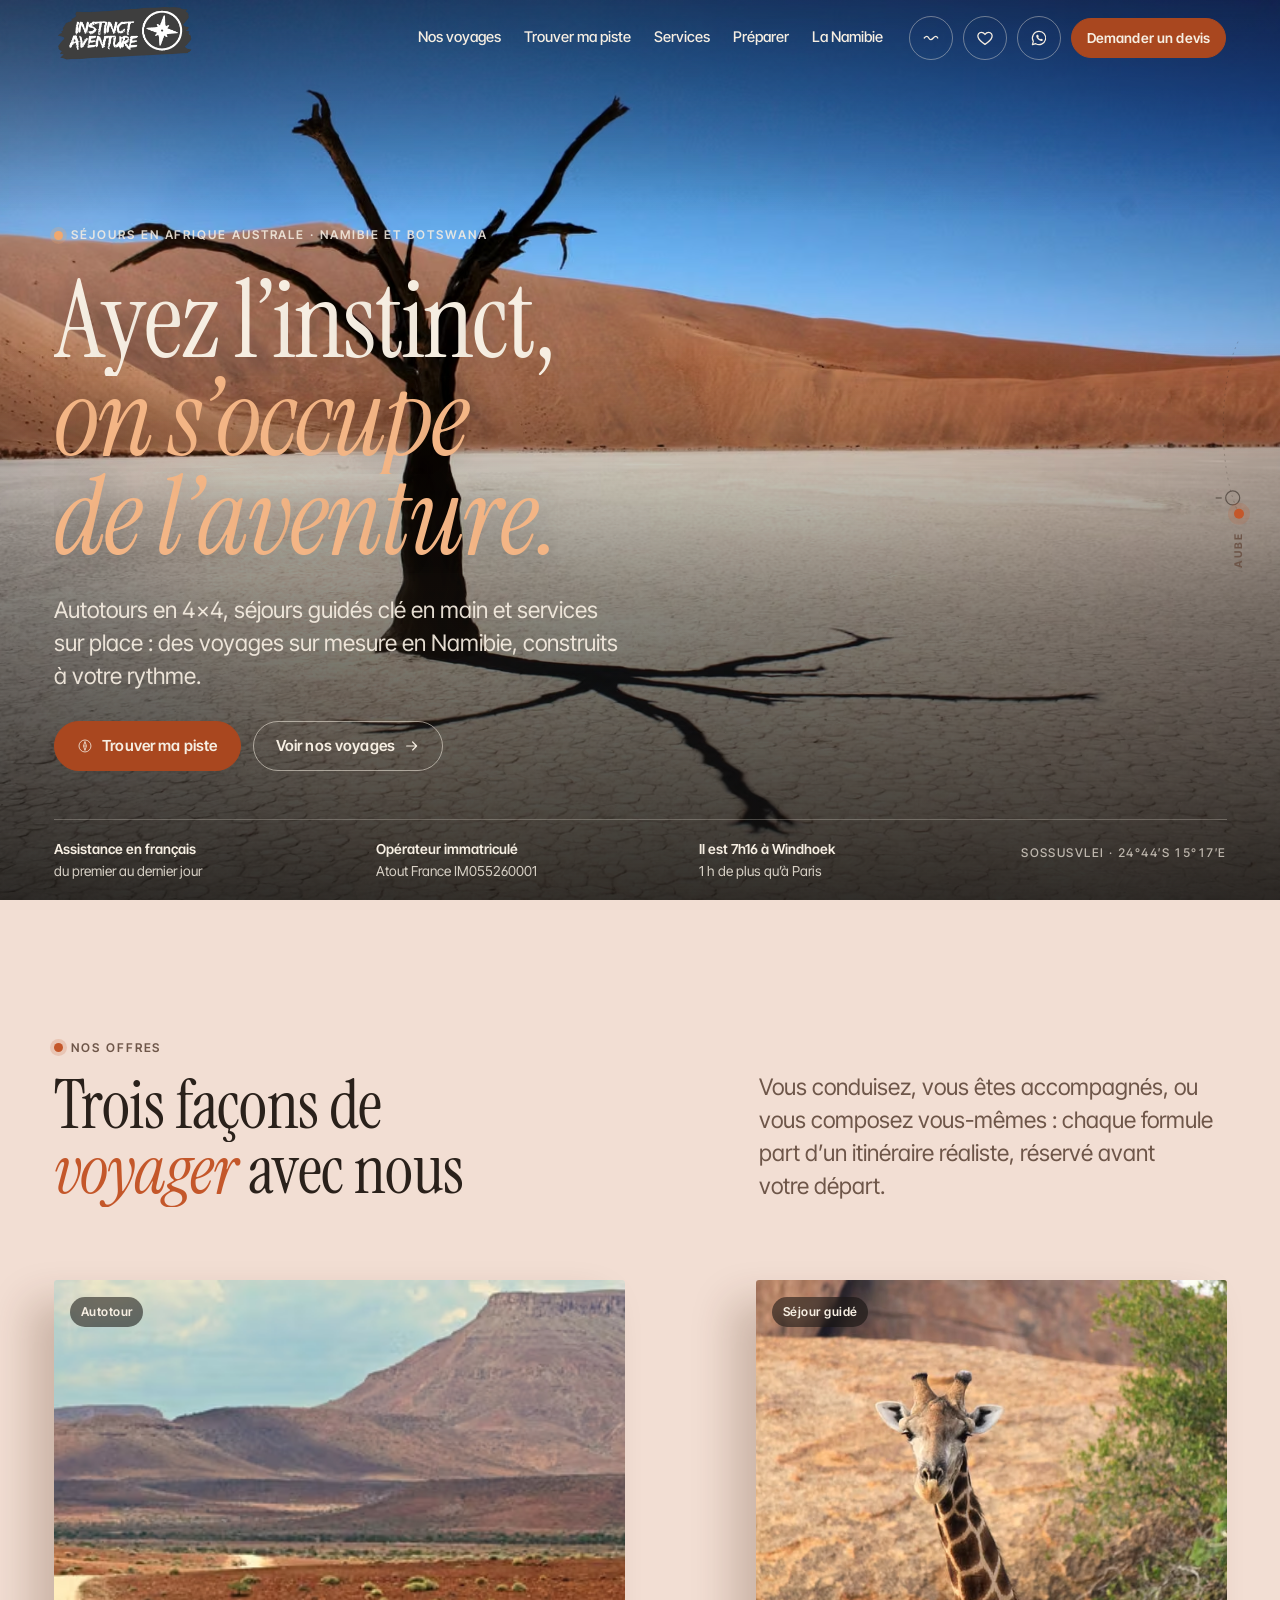
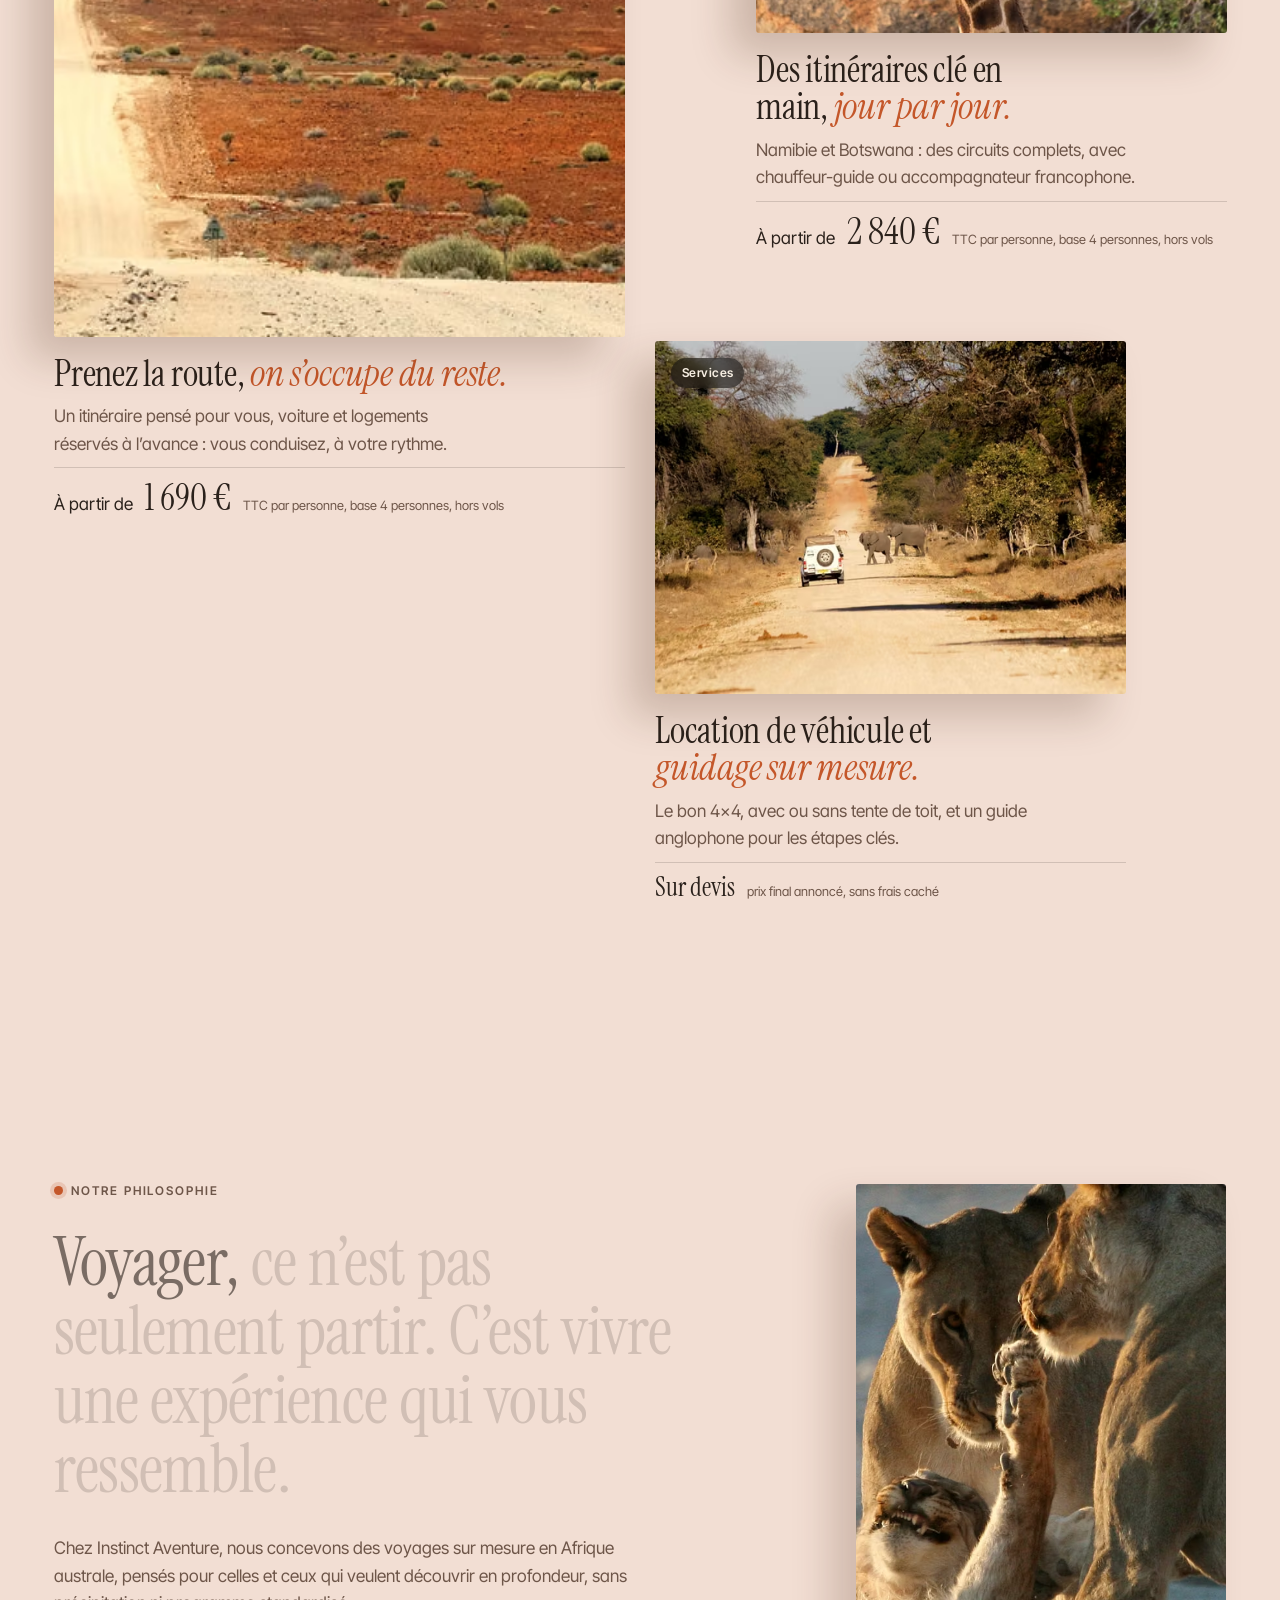
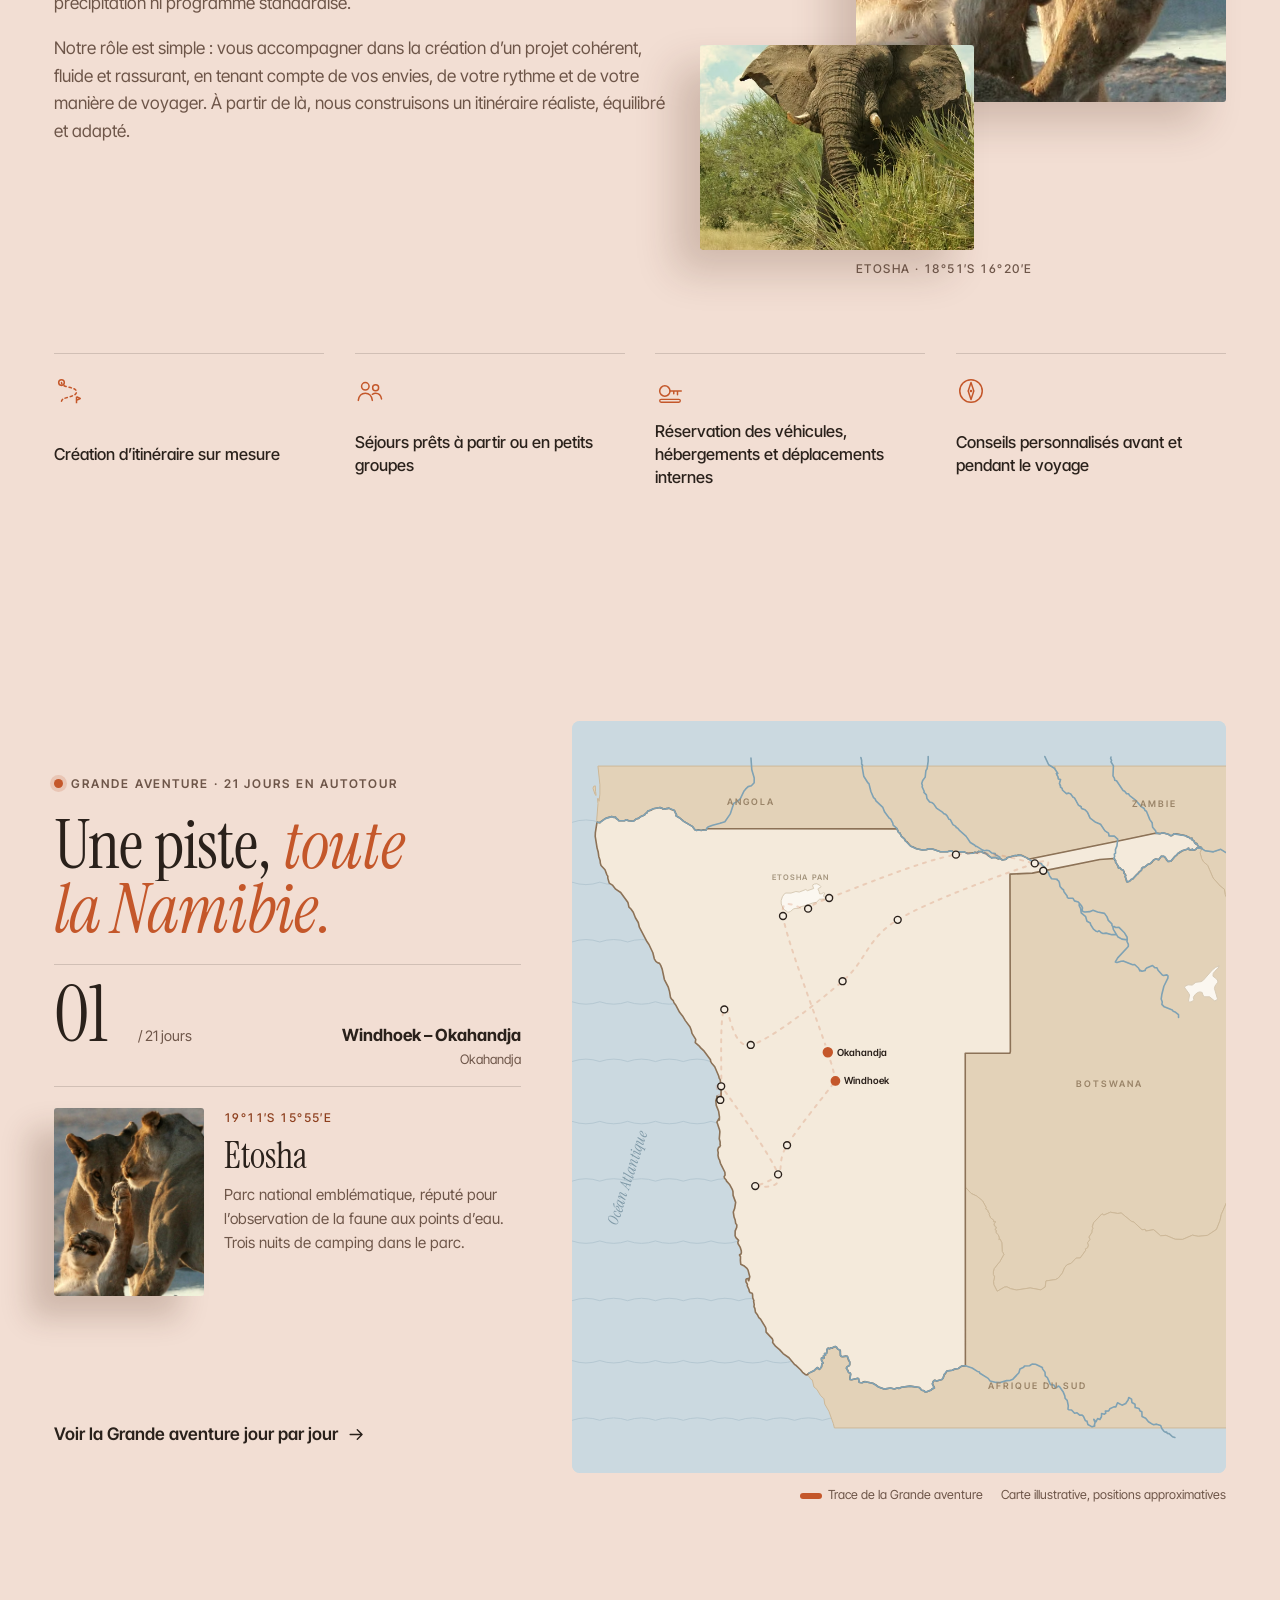
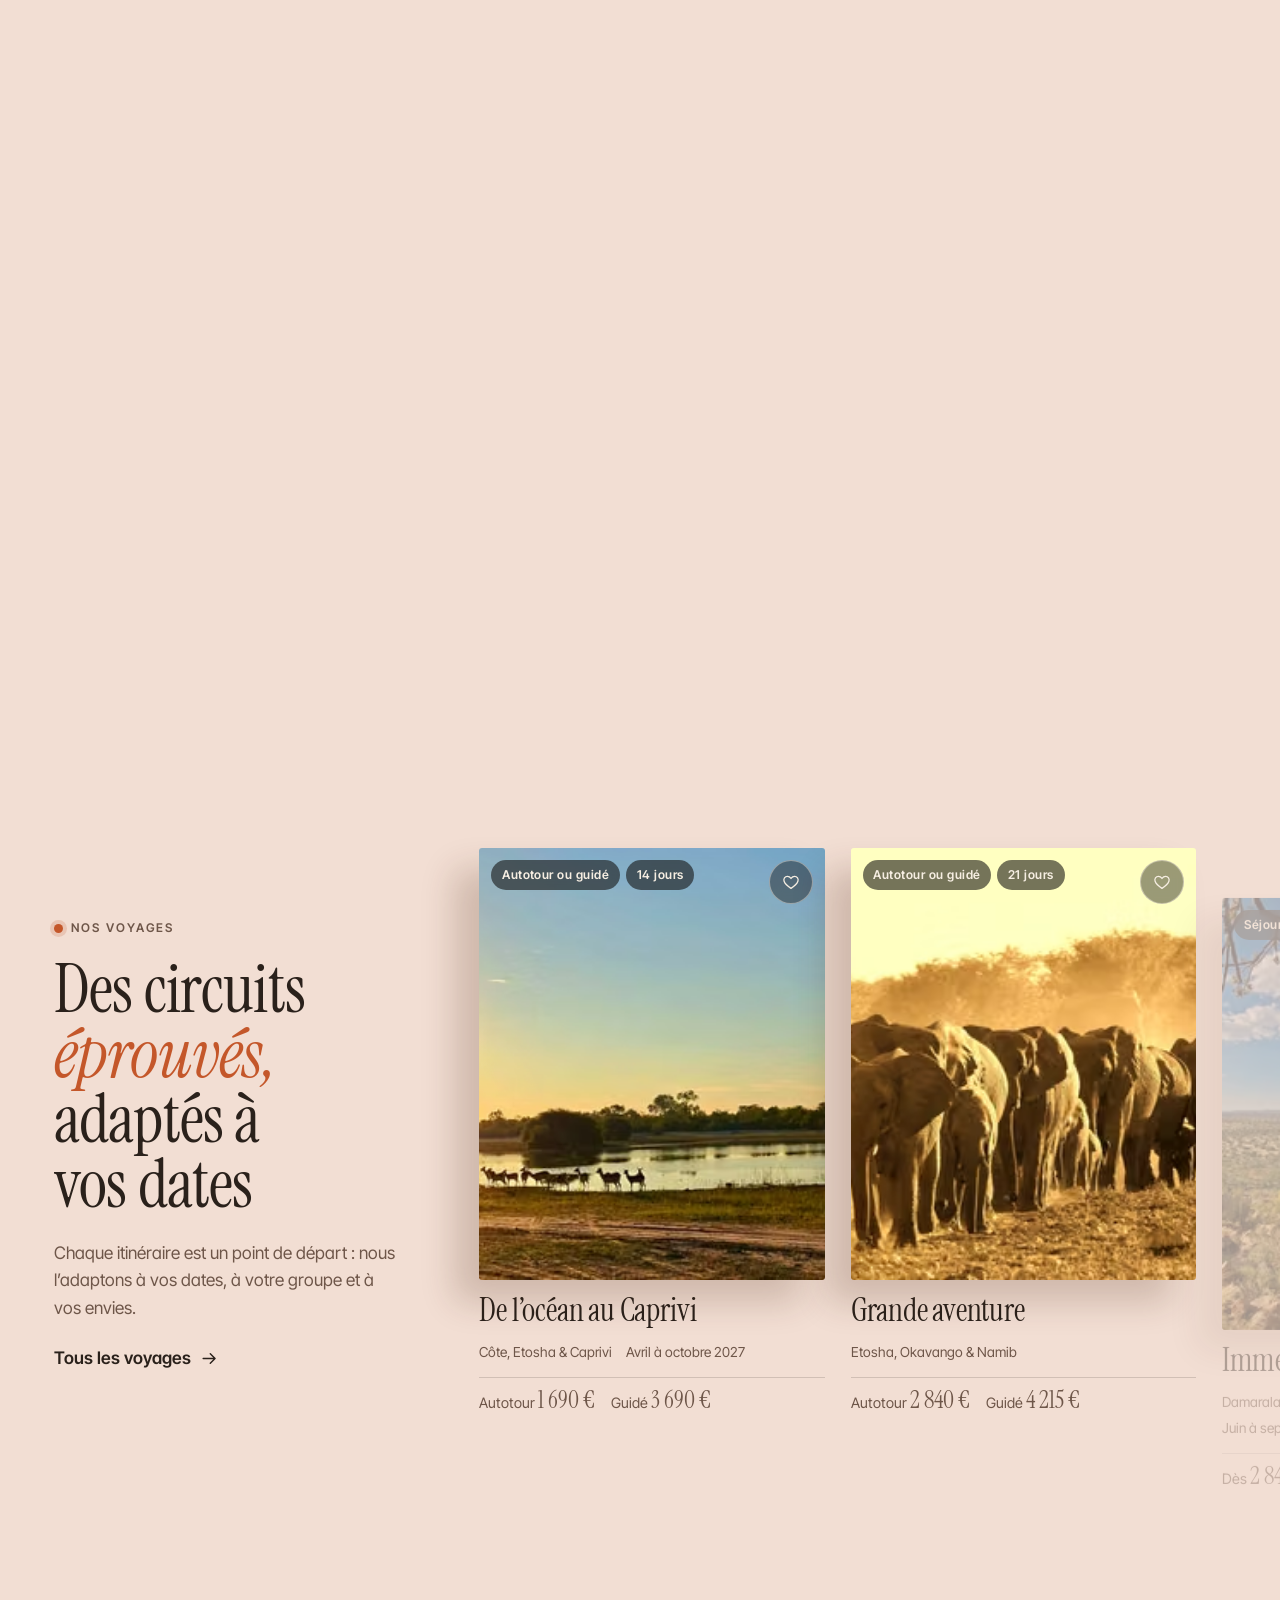
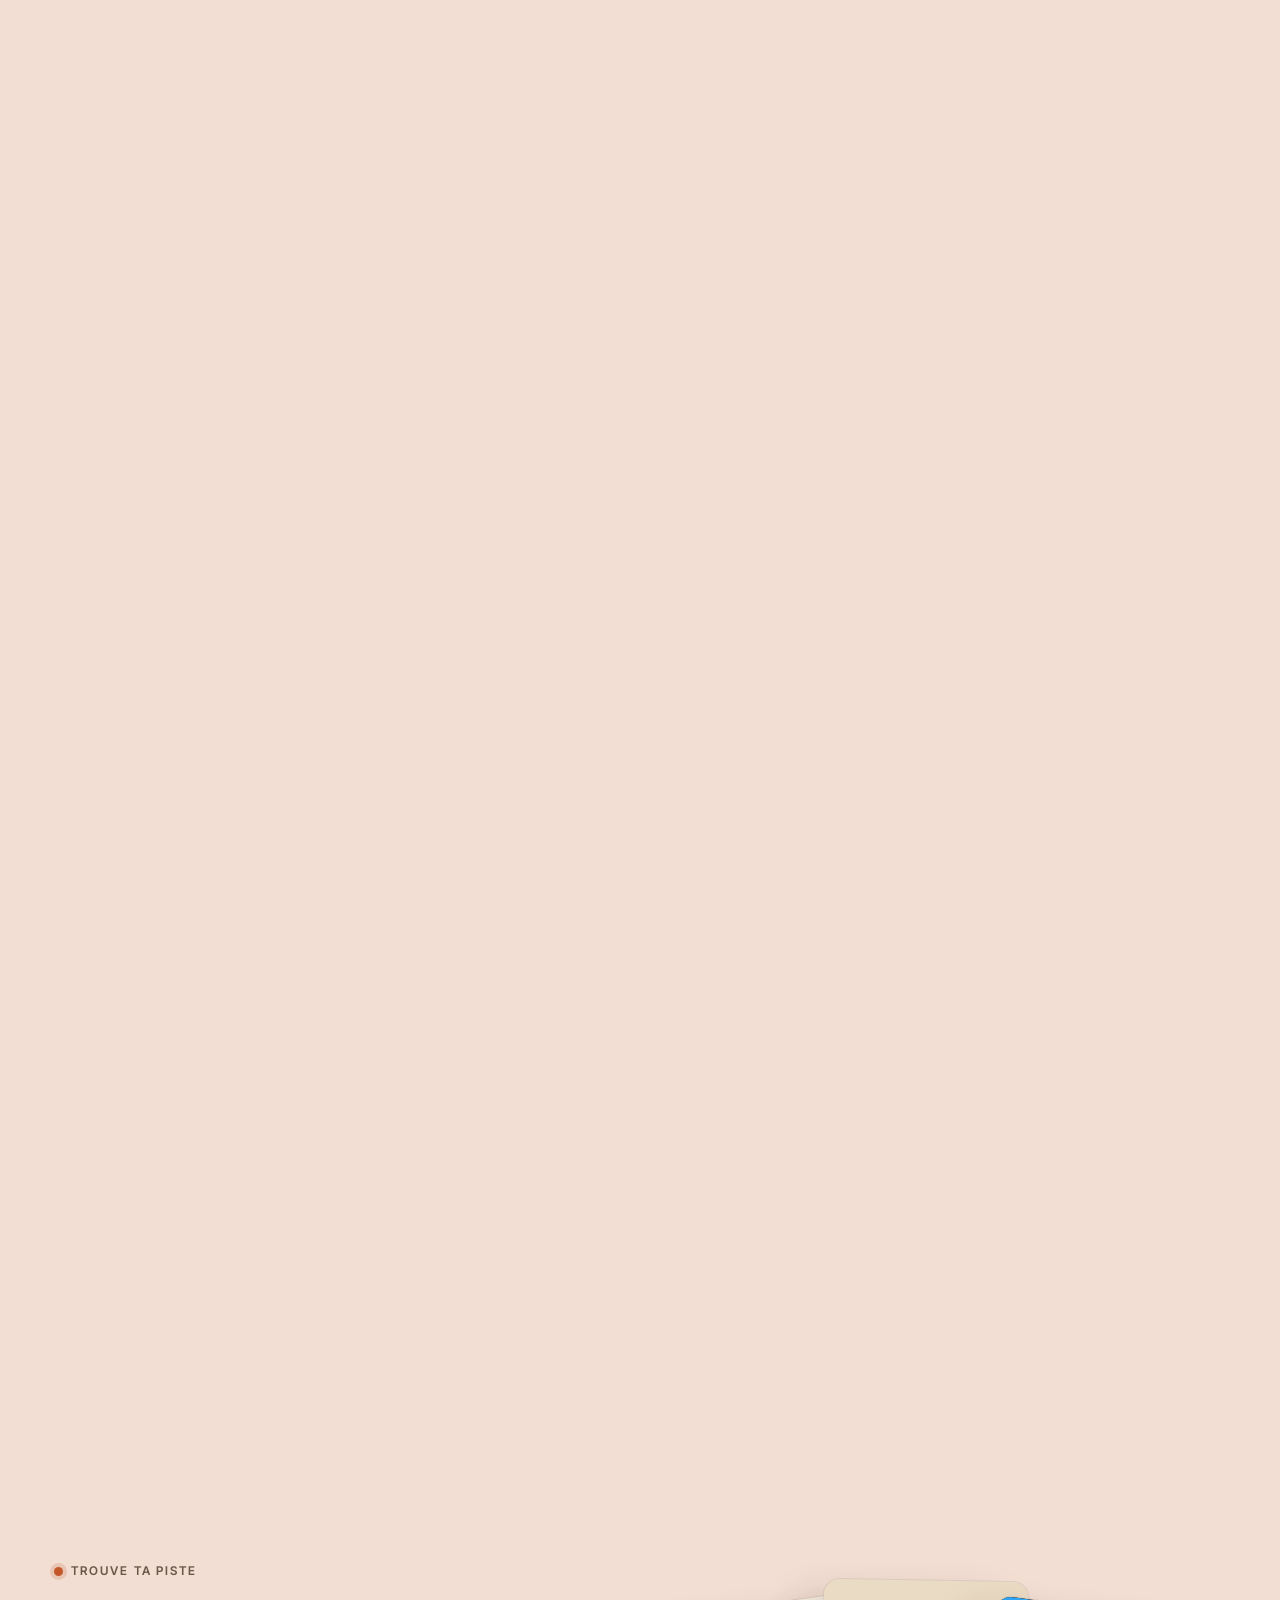
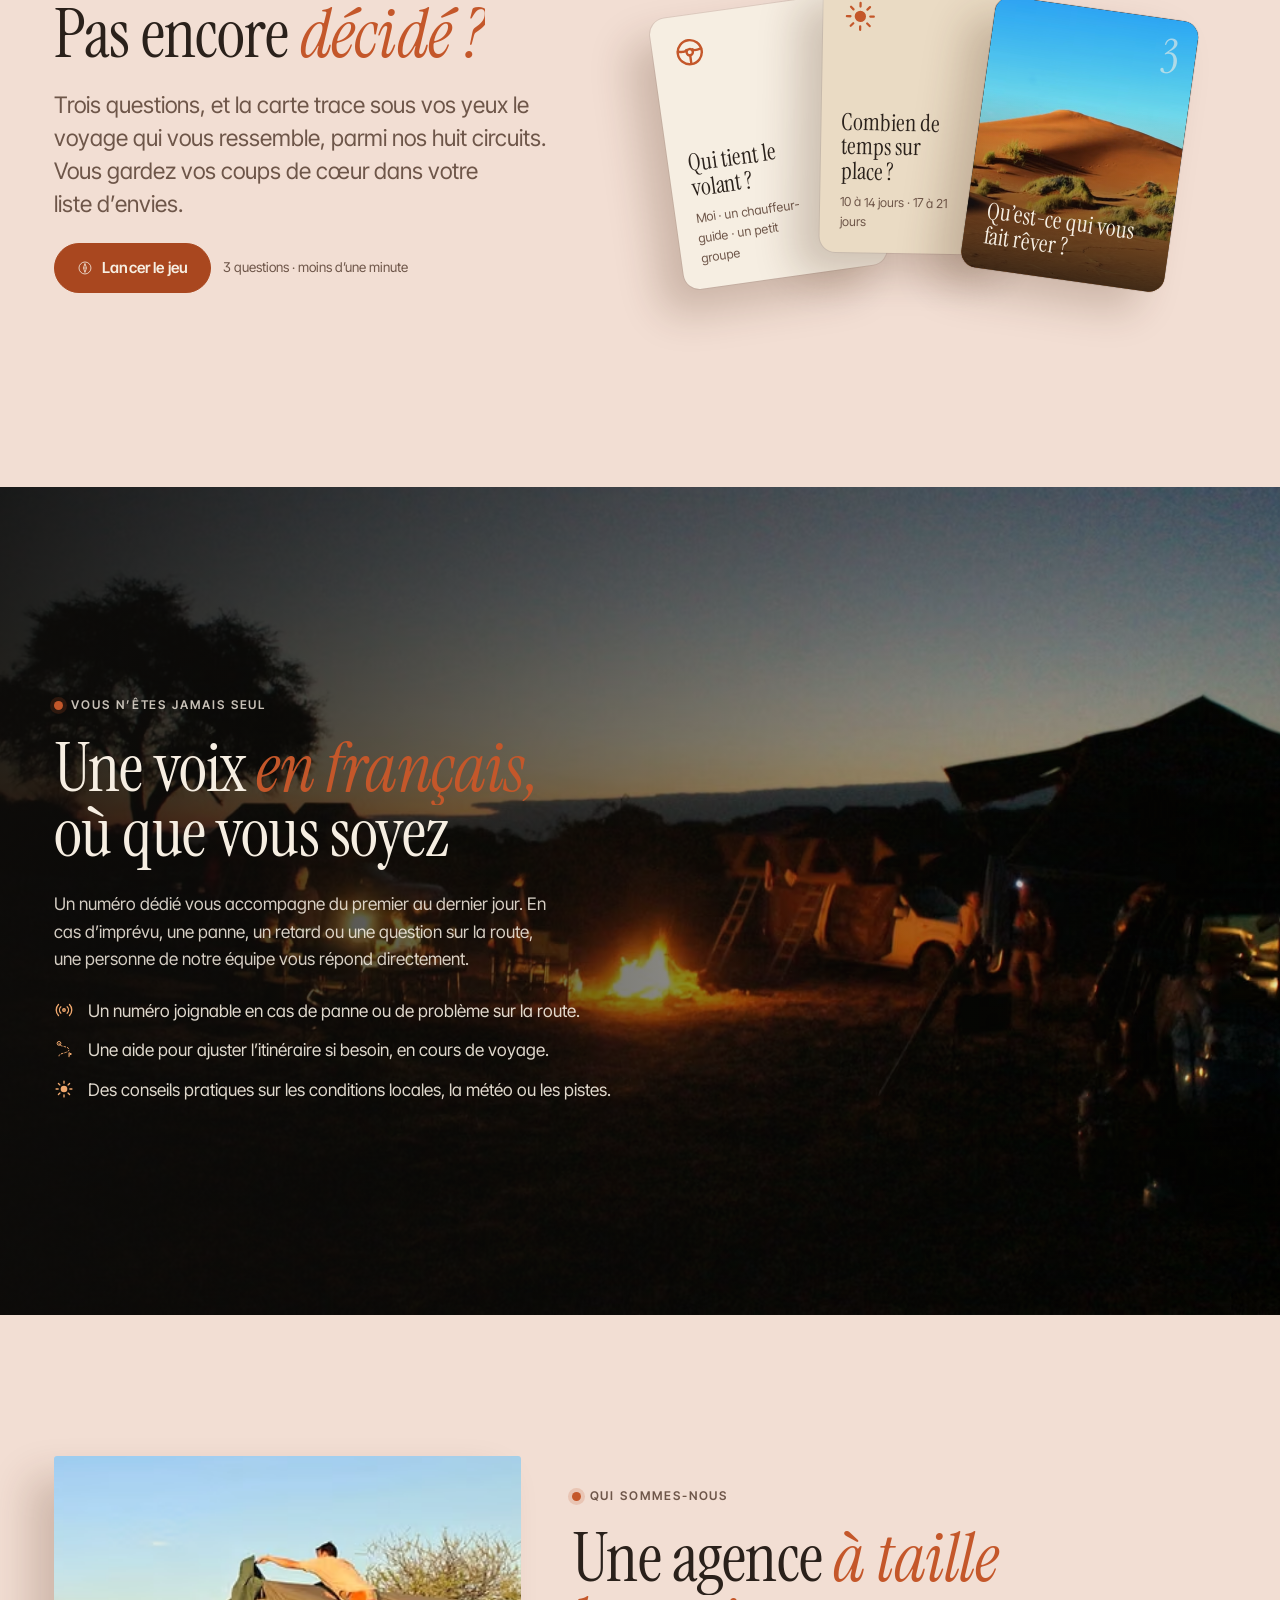
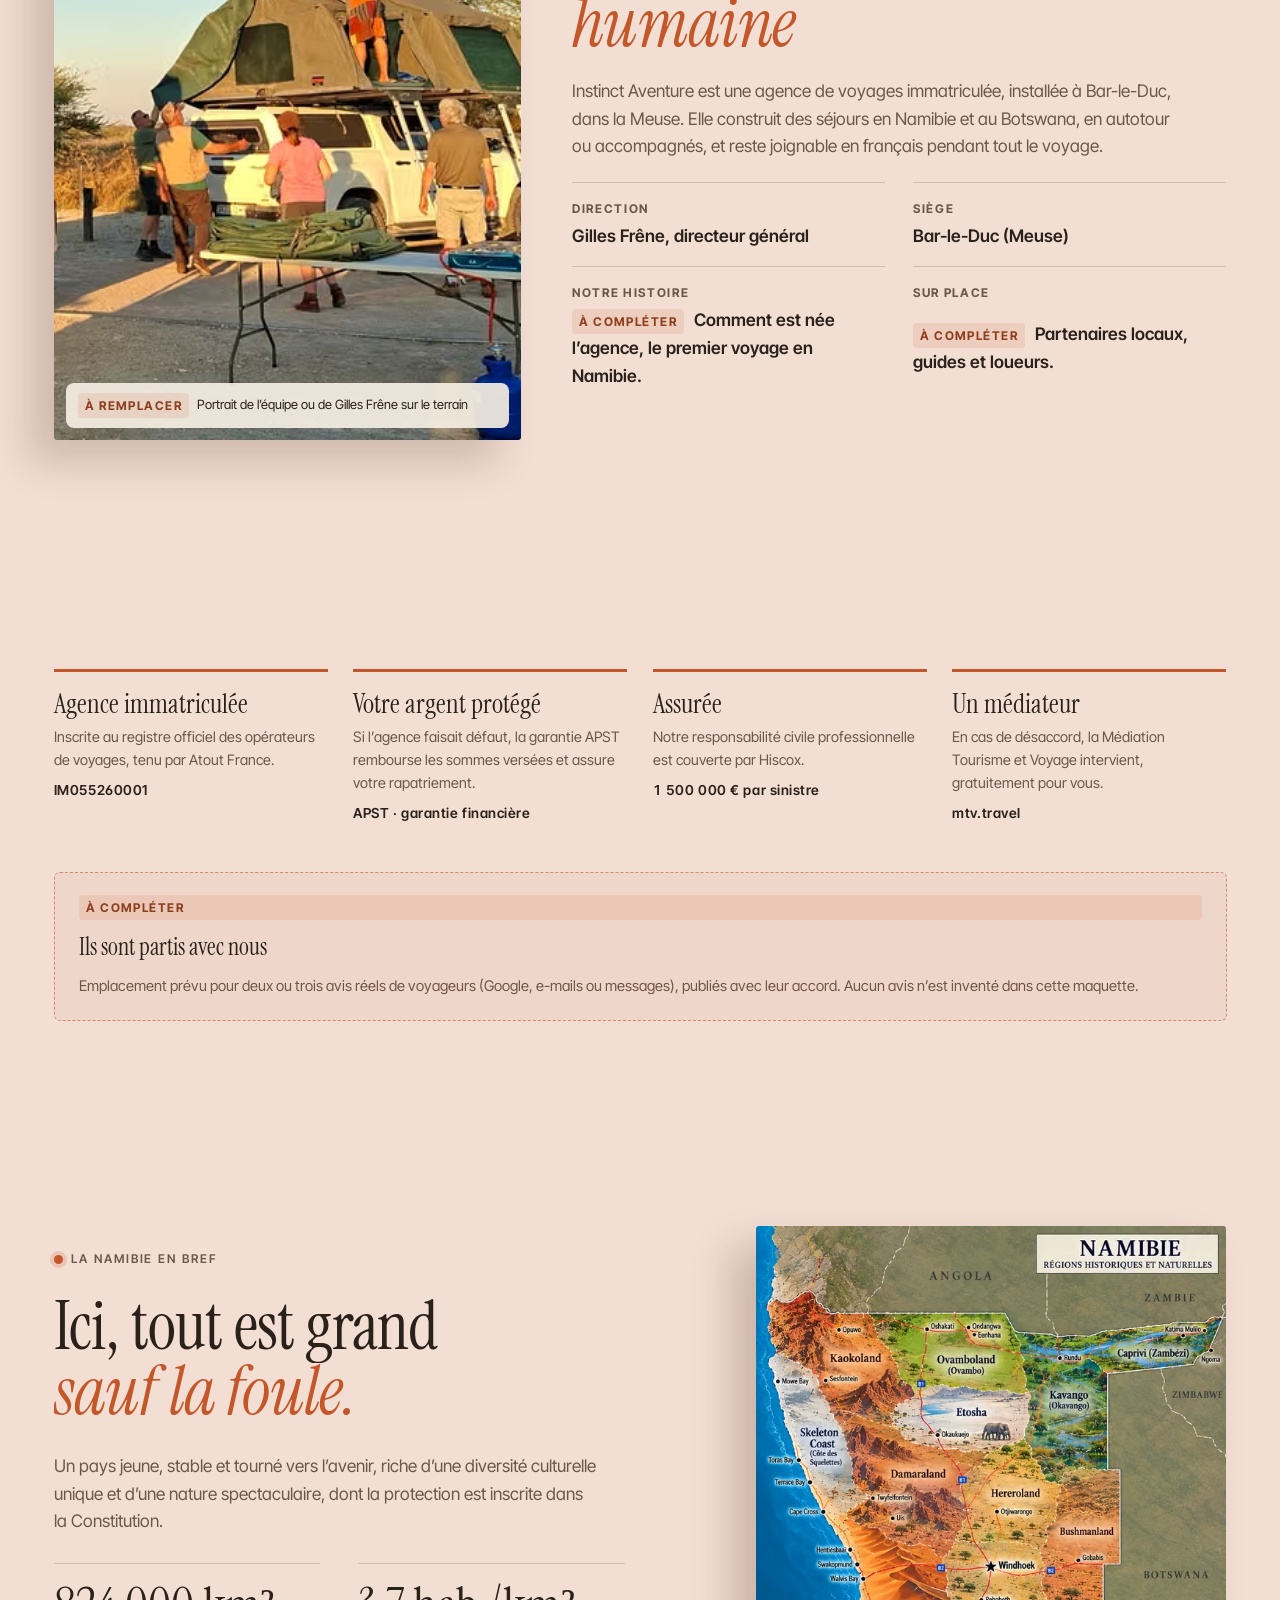
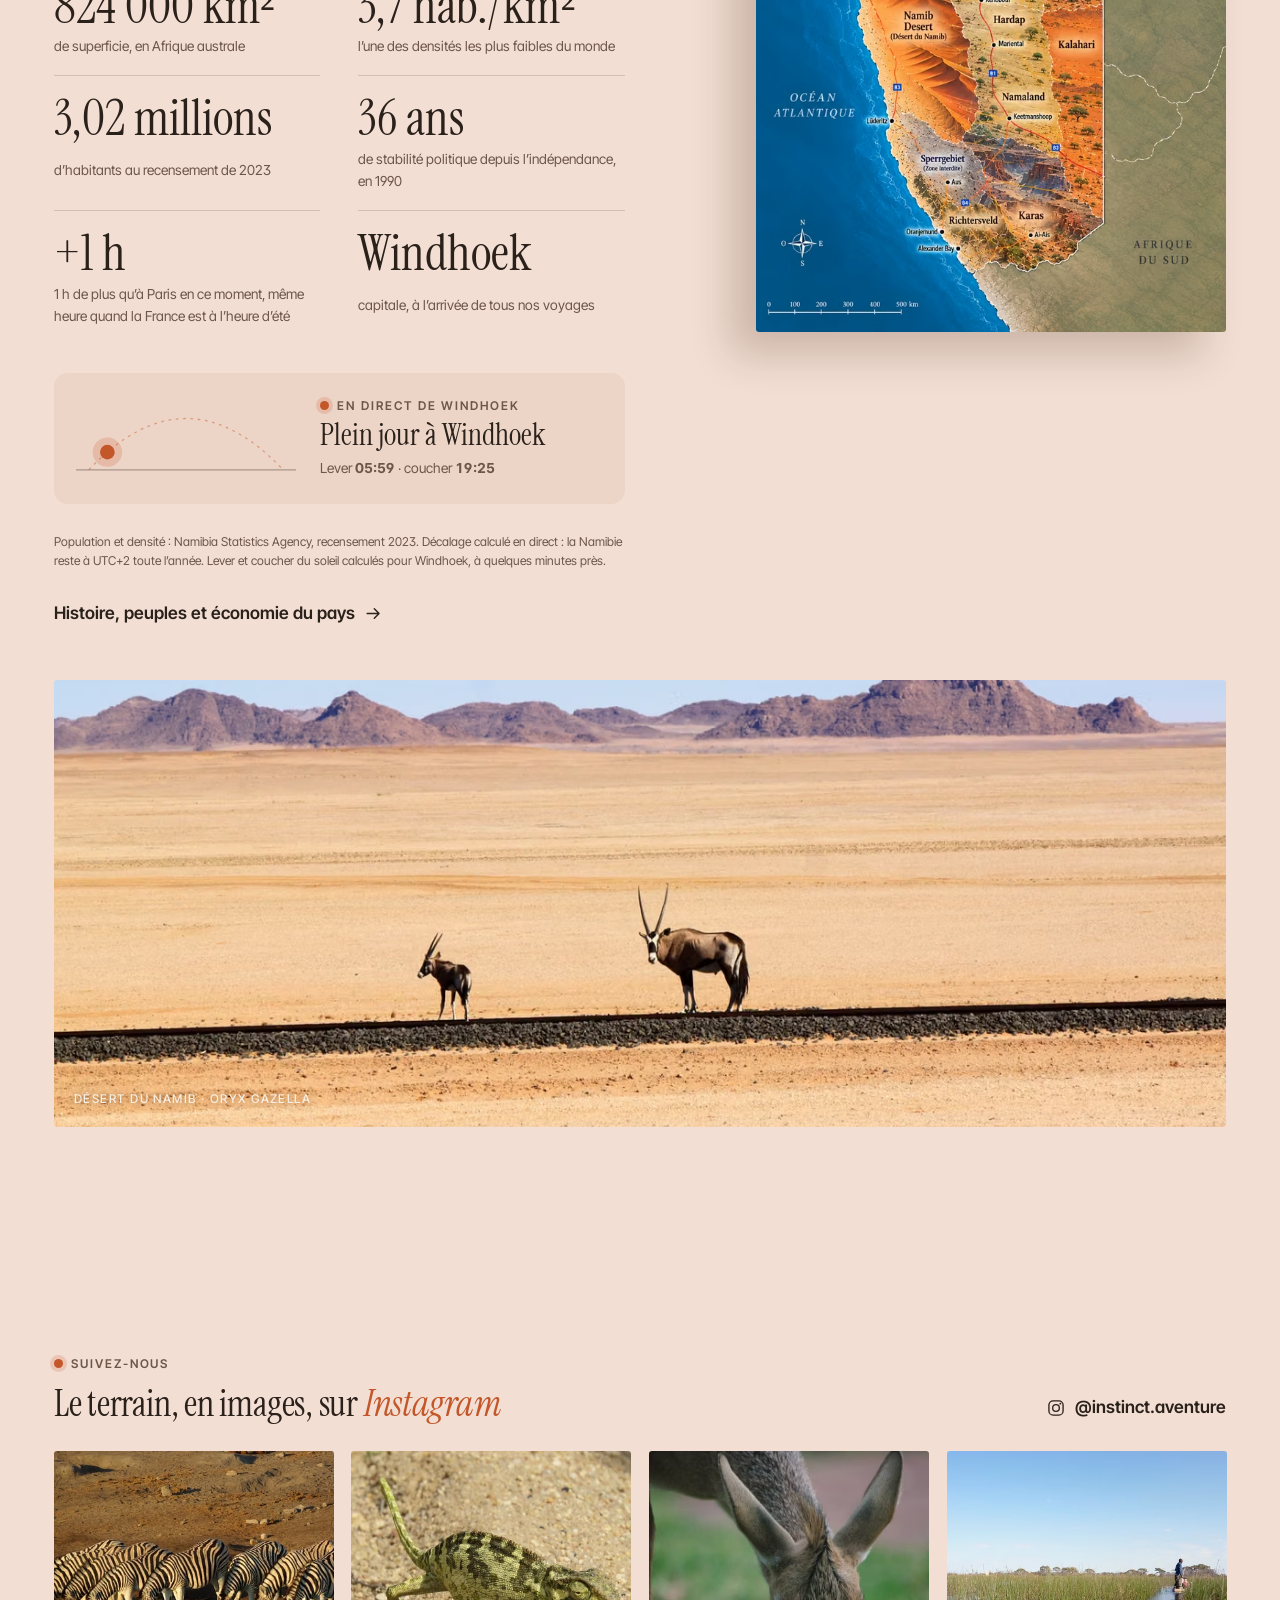
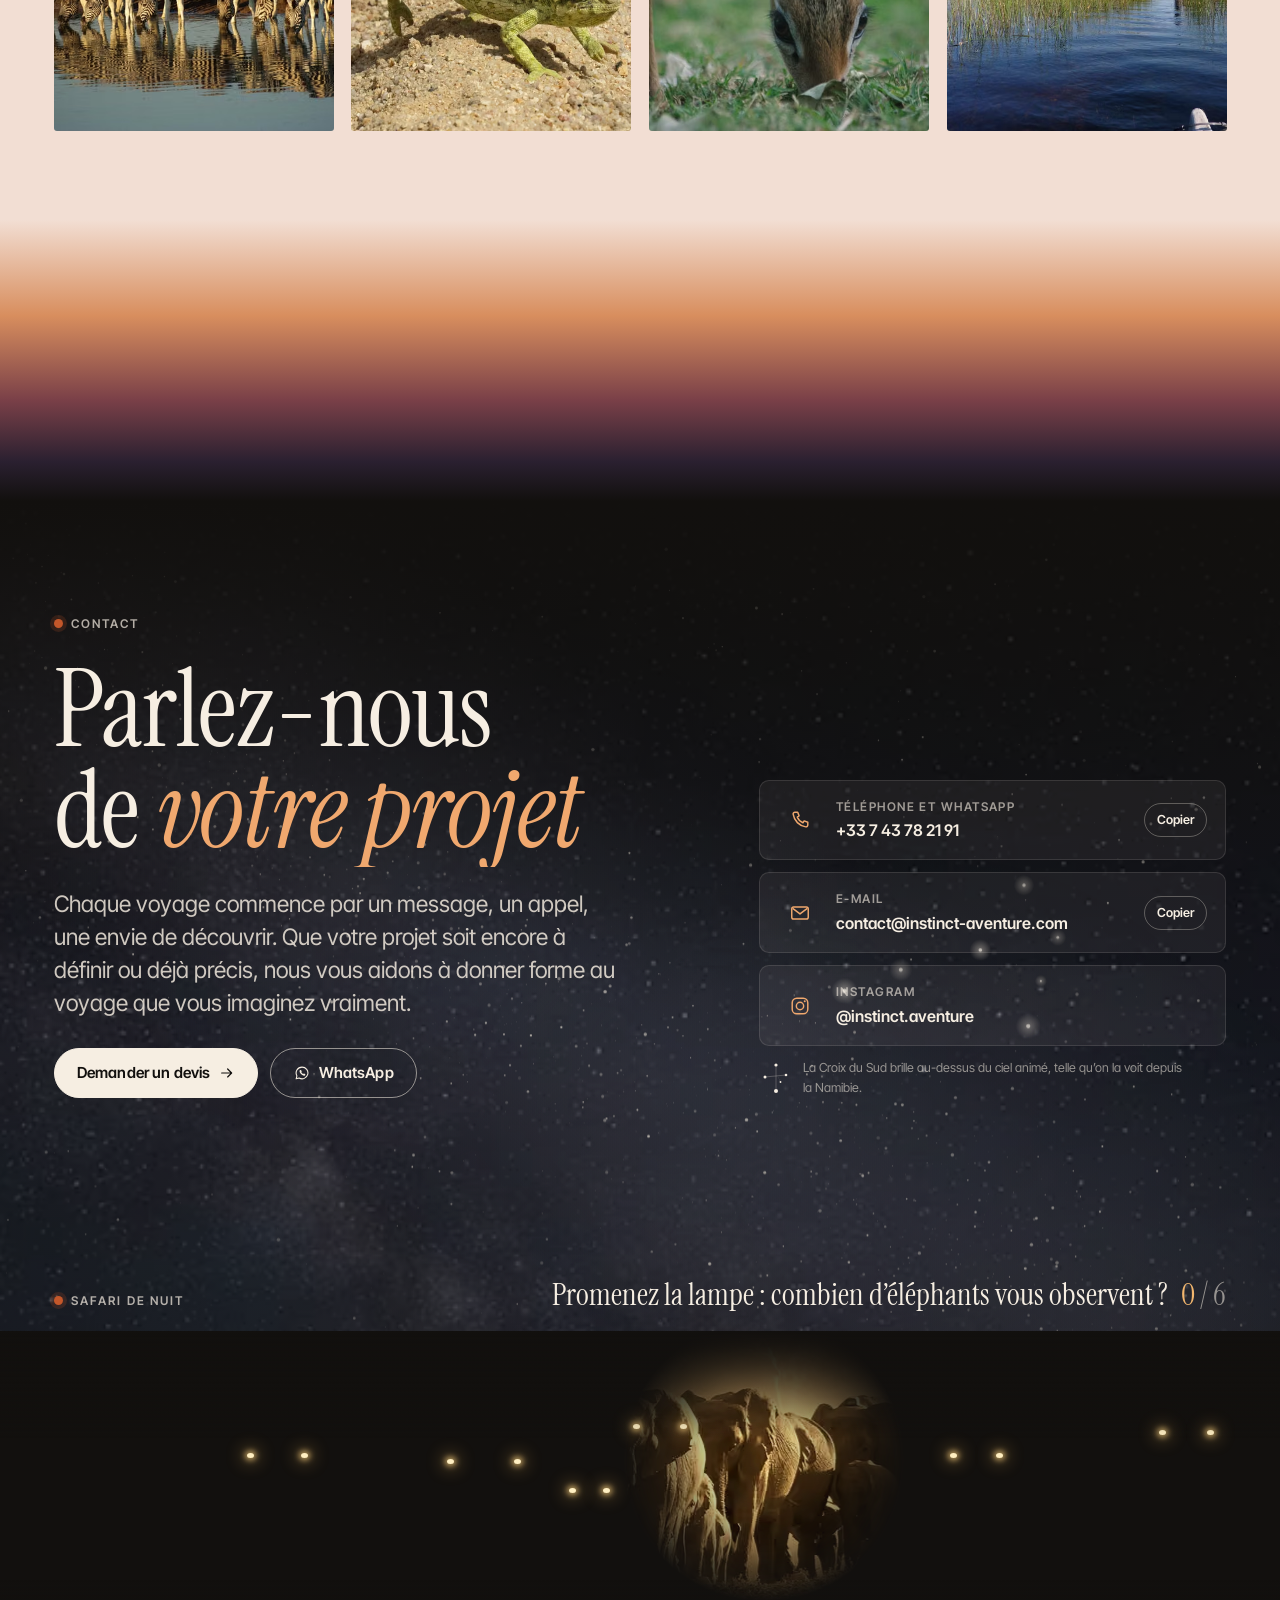
<file: index.html>
<!doctype html>
<html lang="fr" class="no-js">
<head>
<meta charset="utf-8">
<meta name="viewport" content="width=device-width, initial-scale=1, viewport-fit=cover">
<title>Instinct Aventure</title>
<meta name="description" content="Instinct Aventure organise des voyages sur mesure en Namibie&nbsp;: autotours en 4x4, séjours guidés clé en main et services sur place, avec une assistance en français pendant tout le voyage.">
<meta name="theme-color" content="#12100E">
<link rel="preload" href="assets/fonts/instrument-serif.woff2" as="font" type="font/woff2" crossorigin>
<link rel="preload" href="assets/fonts/inter-tight.woff2" as="font" type="font/woff2" crossorigin>
<link rel="stylesheet" href="assets/css/main.css?v=20261029-5">
<link rel="icon" href="assets/img/favicon.png" type="image/png">
<link rel="apple-touch-icon" href="assets/img/apple-touch-icon.png">
<script type="speculationrules">{"prefetch":[{"where":{"and":[{"href_matches":"/*"},{"not":{"selector_matches":"[target=_blank]"}}]},"eagerness":"moderate"}]}</script>
<script>(function(h){h.classList.remove('no-js');h.classList.add('js');var c=null,v=null;try{c=localStorage.getItem('ia-calme');v=sessionStorage.getItem('ia-voile')}catch(e){}var r=window.matchMedia&&matchMedia('(prefers-reduced-motion: reduce)').matches;if(c==='1'||(c!=='0'&&r))h.classList.add('is-calm');if(v==='1'&&!h.classList.contains('is-calm'))h.classList.add('veil-in')})(document.documentElement)</script>

<link rel="canonical" href="https://instinct-aventure-maquette.vercel.app/">
<meta name="robots" content="noindex, nofollow">
<meta property="og:type" content="website">
<meta property="og:locale" content="fr_FR">
<meta property="og:site_name" content="Instinct Aventure">
<meta property="og:title" content="Instinct Aventure">
<meta property="og:description" content="Instinct Aventure organise des voyages sur mesure en Namibie&nbsp;: autotours en 4x4, séjours guidés clé en main et services sur place, avec une assistance en français pendant tout le voyage.">
<meta property="og:url" content="https://instinct-aventure-maquette.vercel.app/">
<meta property="og:image" content="https://instinct-aventure-maquette.vercel.app/assets/img/partage-instinct-aventure.jpg">
<meta name="twitter:card" content="summary_large_image">
<script type="application/ld+json">{"@context": "https://schema.org", "@graph": [{"@type": "TravelAgency", "@id": "https://instinct-aventure-maquette.vercel.app/#agence", "name": "Instinct Aventure", "url": "https://instinct-aventure-maquette.vercel.app/", "telephone": "+33 7 43 78 21 91", "email": "contact@instinct-aventure.com", "address": {"@type": "PostalAddress", "streetAddress": "30 bis rue Montant", "postalCode": "55000", "addressLocality": "Bar-le-Duc", "addressCountry": "FR"}, "sameAs": ["https://www.instagram.com/instinct.aventure"], "description": "Voyages sur mesure en Namibie : autotours, séjours guidés et services. Immatriculation Atout France IM055260001."}]}</script>
</head>
<body data-page="home">
<svg class="fx" aria-hidden="true" focusable="false">
  <defs>
    <filter id="mirage" x="-5%" y="-5%" width="110%" height="110%">
      <feTurbulence type="fractalNoise" baseFrequency="0.004 0.06" numOctaves="2" seed="3" result="n">
        <animate attributeName="baseFrequency" dur="6s" values="0.004 0.06;0.006 0.075;0.004 0.06" repeatCount="indefinite"/>
      </feTurbulence>
      <feDisplacementMap in="SourceGraphic" in2="n" scale="14" xChannelSelector="R" yChannelSelector="G"/>
    </filter>
    <filter id="ripple" x="-5%" y="-5%" width="110%" height="110%">
      <feTurbulence type="turbulence" baseFrequency="0.012 0.03" numOctaves="1" seed="8" result="r">
        <animate attributeName="baseFrequency" dur="5s" values="0.012 0.03;0.016 0.04;0.012 0.03" repeatCount="indefinite"/>
      </feTurbulence>
      <feDisplacementMap in="SourceGraphic" in2="r" scale="10" xChannelSelector="R" yChannelSelector="B"/>
    </filter>
  </defs>
  <symbol id="i-arrow" viewBox="0 0 24 24"><path d="M4 12h15m-6-6 6 6-6 6" fill="none" stroke="currentColor" stroke-width="1.8" stroke-linecap="round" stroke-linejoin="round"/></symbol>
  <symbol id="i-arrow-l" viewBox="0 0 24 24"><path d="M20 12H5m6-6-6 6 6 6" fill="none" stroke="currentColor" stroke-width="1.8" stroke-linecap="round" stroke-linejoin="round"/></symbol>
  <symbol id="i-wa" viewBox="0 0 24 24"><path d="M12 3.2a8.8 8.8 0 0 0-7.6 13.2L3.2 20.8l4.5-1.2A8.8 8.8 0 1 0 12 3.2Z" fill="none" stroke="currentColor" stroke-width="1.6" stroke-linejoin="round"/><path d="M9 8.3c.3-.6.6-.6.9-.6h.5c.2 0 .4.1.5.4l.7 1.6c.1.2 0 .5-.1.6l-.5.6c.6 1.2 1.6 2.1 2.8 2.7l.6-.6c.2-.2.4-.2.6-.1l1.6.7c.3.1.4.3.4.6v.5c0 .3-.1.7-.6 1-1 .5-2.3.4-4-.6a9.2 9.2 0 0 1-3.3-3.4c-.9-1.6-.9-3-.1-4Z" fill="currentColor"/></symbol>
  <symbol id="i-mail" viewBox="0 0 24 24"><rect x="3" y="5.5" width="18" height="13" rx="2" fill="none" stroke="currentColor" stroke-width="1.6"/><path d="m4 7 8 6 8-6" fill="none" stroke="currentColor" stroke-width="1.6" stroke-linejoin="round"/></symbol>
  <symbol id="i-insta" viewBox="0 0 24 24"><rect x="3.5" y="3.5" width="17" height="17" rx="5" fill="none" stroke="currentColor" stroke-width="1.6"/><circle cx="12" cy="12" r="4" fill="none" stroke="currentColor" stroke-width="1.6"/><circle cx="17.2" cy="6.8" r="1.1" fill="currentColor"/></symbol>
  <symbol id="i-phone" viewBox="0 0 24 24"><path d="M6.5 3.5h3l1.5 4-2 1.3a10.5 10.5 0 0 0 6.2 6.2l1.3-2 4 1.5v3a2 2 0 0 1-2.2 2A16.5 16.5 0 0 1 4.5 5.7a2 2 0 0 1 2-2.2Z" fill="none" stroke="currentColor" stroke-width="1.6" stroke-linejoin="round"/></symbol>
  <symbol id="i-wheel" viewBox="0 0 24 24"><circle cx="12" cy="12" r="8.5" fill="none" stroke="currentColor" stroke-width="1.7"/><circle cx="12" cy="12" r="2.2" fill="none" stroke="currentColor" stroke-width="1.7"/><path d="M3.8 10.5c3 .8 5.4.9 6-.3M20.2 10.5c-3 .8-5.4.9-6-.3M12 14.2v6" fill="none" stroke="currentColor" stroke-width="1.7" stroke-linecap="round"/></symbol>
  <symbol id="i-guide" viewBox="0 0 24 24"><circle cx="12" cy="7.5" r="3.5" fill="none" stroke="currentColor" stroke-width="1.7"/><path d="M5 20c.6-4 3.4-6 7-6s6.4 2 7 6" fill="none" stroke="currentColor" stroke-width="1.7" stroke-linecap="round"/><path d="M8.3 6h7.4" stroke="currentColor" stroke-width="1.7" stroke-linecap="round"/></symbol>
  <symbol id="i-check" viewBox="0 0 24 24"><path d="m4.5 12.5 4.8 4.8L19.5 7" fill="none" stroke="currentColor" stroke-width="2" stroke-linecap="round" stroke-linejoin="round"/></symbol>
  <symbol id="i-cross" viewBox="0 0 24 24"><path d="M6.5 6.5l11 11m0-11-11 11" fill="none" stroke="currentColor" stroke-width="1.8" stroke-linecap="round"/></symbol>
  <symbol id="i-menu" viewBox="0 0 24 24"><path d="M4 8h16M4 16h16" fill="none" stroke="currentColor" stroke-width="1.8" stroke-linecap="round"/></symbol>
  <symbol id="i-calm" viewBox="0 0 24 24"><path d="M3 12c2.5-3 4.5-3 6 0s3.5 3 6 0 4.5-3 6 0" fill="none" stroke="currentColor" stroke-width="1.7" stroke-linecap="round"/></symbol>
  <symbol id="i-route" viewBox="0 0 32 32"><path d="M8 27c0-5 16-4 16-10S8 13 8 7" fill="none" stroke="currentColor" stroke-width="1.6" stroke-dasharray="2.5 3" stroke-linecap="round"/><circle cx="8" cy="7" r="3" fill="none" stroke="currentColor" stroke-width="1.6"/><path d="M24 22l0 7m0-7 4 2-4 2" fill="none" stroke="currentColor" stroke-width="1.6" stroke-linejoin="round"/></symbol>
  <symbol id="i-group" viewBox="0 0 32 32"><circle cx="11" cy="11" r="4" fill="none" stroke="currentColor" stroke-width="1.6"/><circle cx="22" cy="12.5" r="3.2" fill="none" stroke="currentColor" stroke-width="1.6"/><path d="M3.5 26c.8-5 3.7-7.5 7.5-7.5s6.7 2.5 7.5 7.5M18.5 19.5c1-.6 2.2-1 3.5-1 3.2 0 5.6 2.2 6.3 6" fill="none" stroke="currentColor" stroke-width="1.6" stroke-linecap="round"/></symbol>
  <symbol id="i-key" viewBox="0 0 32 32"><circle cx="10.5" cy="16" r="5.5" fill="none" stroke="currentColor" stroke-width="1.6"/><path d="M16 16h12m-4 0v4m-4-4v3" fill="none" stroke="currentColor" stroke-width="1.6" stroke-linecap="round"/><rect x="5" y="25" width="22" height="3" rx="1.5" fill="none" stroke="currentColor" stroke-width="1.4"/></symbol>
  <symbol id="i-compass" viewBox="0 0 32 32"><circle cx="16" cy="16" r="12" fill="none" stroke="currentColor" stroke-width="1.6"/><path d="m16 7 3 9-3 9-3-9Z" fill="none" stroke="currentColor" stroke-width="1.6" stroke-linejoin="round"/><circle cx="16" cy="16" r="1.4" fill="currentColor"/></symbol>
  <symbol id="i-car" viewBox="0 0 24 24"><path d="M3 15.5V12l2-4.5h9l3 4.5h3v4H3Z" fill="currentColor"/><circle cx="7" cy="16.5" r="2.3" fill="currentColor" stroke="#F6EEE2" stroke-width="1.4"/><circle cx="16.5" cy="16.5" r="2.3" fill="currentColor" stroke="#F6EEE2" stroke-width="1.4"/><path d="M6.5 7.5h7" stroke="#F6EEE2" stroke-width="1.2"/></symbol>
  <symbol id="i-sun" viewBox="0 0 24 24"><circle cx="12" cy="12" r="4" fill="currentColor"/><path d="M12 2.5v2.5M12 19v2.5M2.5 12H5M19 12h2.5M5.3 5.3l1.8 1.8M16.9 16.9l1.8 1.8M5.3 18.7l1.8-1.8M16.9 7.1l1.8-1.8" stroke="currentColor" stroke-width="1.6" stroke-linecap="round"/></symbol>
  <symbol id="i-signal" viewBox="0 0 24 24"><path d="M12 13.5a1.5 1.5 0 1 0 0-3 1.5 1.5 0 0 0 0 3ZM8.2 15.8a5.4 5.4 0 0 1 0-7.6m7.6 0a5.4 5.4 0 0 1 0 7.6M5.4 18.6a9.4 9.4 0 0 1 0-13.2m13.2 0a9.4 9.4 0 0 1 0 13.2" fill="none" stroke="currentColor" stroke-width="1.6" stroke-linecap="round"/></symbol>
  <symbol id="i-tent" viewBox="0 0 24 24"><path d="M2.5 19.5h19M12 4.5 3.5 19.5m8.5-15 8.5 15M12 4.5v15m0-6-3 6m3-6 3 6" fill="none" stroke="currentColor" stroke-width="1.6" stroke-linejoin="round" stroke-linecap="round"/></symbol>
  <symbol id="i-bed" viewBox="0 0 24 24"><path d="M3 18.5V6m0 8h18v4.5M3 14h18v-2.5a3 3 0 0 0-3-3h-7v5.5" fill="none" stroke="currentColor" stroke-width="1.6" stroke-linejoin="round" stroke-linecap="round"/><circle cx="7" cy="11" r="1.8" fill="none" stroke="currentColor" stroke-width="1.6"/></symbol>
  <symbol id="i-plane" viewBox="0 0 24 24"><path d="M10.5 13 3 11l1-2 7.5.5L16 4.5c.8-.8 2.2-.8 2.5 0 .3.6 0 1.4-.6 2L13.5 11l.5 7.5-2 1-2-7.5-3.5 3-.5 2.5-1.5.5-.5-3.5L1.5 14l.5-1.5 2.5-.5Z" fill="none" stroke="currentColor" stroke-width="1.4" stroke-linejoin="round"/></symbol>
  <symbol id="i-passport" viewBox="0 0 24 24"><rect x="5" y="3" width="14" height="18" rx="2" fill="none" stroke="currentColor" stroke-width="1.7"/><circle cx="12" cy="10.5" r="3.2" fill="none" stroke="currentColor" stroke-width="1.5"/><path d="M8.8 16.5h6.4" stroke="currentColor" stroke-width="1.7" stroke-linecap="round"/></symbol>
  <symbol id="i-health" viewBox="0 0 24 24"><path d="M9.5 4h5v5.5H20v5h-5.5V20h-5v-5.5H4v-5h5.5Z" fill="none" stroke="currentColor" stroke-width="1.7" stroke-linejoin="round"/></symbol>
  <symbol id="i-bag" viewBox="0 0 24 24"><rect x="4" y="7.5" width="16" height="12.5" rx="2.5" fill="none" stroke="currentColor" stroke-width="1.7"/><path d="M9 7.5V5.5a1.5 1.5 0 0 1 1.5-1.5h3A1.5 1.5 0 0 1 15 5.5v2M4 12.5h16" fill="none" stroke="currentColor" stroke-width="1.7" stroke-linecap="round"/></symbol>
  <symbol id="i-moon" viewBox="0 0 24 24"><path d="M19.5 14.6A8 8 0 0 1 9.4 4.5a8 8 0 1 0 10.1 10.1Z" fill="none" stroke="currentColor" stroke-width="1.7" stroke-linejoin="round"/></symbol>
  <symbol id="i-heart" viewBox="0 0 24 24"><path d="M12 20.5s-7.5-4.6-9.2-9.4C1.6 7.6 3.9 4.5 7.2 4.5c2 0 3.6 1.1 4.8 2.8 1.2-1.7 2.8-2.8 4.8-2.8 3.3 0 5.6 3.1 4.4 6.6-1.7 4.8-9.2 9.4-9.2 9.4Z" fill="var(--heart-fill, none)" stroke="currentColor" stroke-width="1.7" stroke-linejoin="round"/></symbol>
  <symbol id="i-compare" viewBox="0 0 24 24"><path d="M8 4v16M16 4v16M4 8h8M12 16h8" fill="none" stroke="currentColor" stroke-width="1.7" stroke-linecap="round"/></symbol>
  <symbol id="i-copy" viewBox="0 0 24 24"><rect x="8" y="8" width="12" height="12" rx="2" fill="none" stroke="currentColor" stroke-width="1.6"/><path d="M16 8V6a2 2 0 0 0-2-2H6a2 2 0 0 0-2 2v8a2 2 0 0 0 2 2h2" fill="none" stroke="currentColor" stroke-width="1.6"/></symbol>
</svg>
<div class="cursor" aria-hidden="true"><div class="cursor__ring"></div><div class="cursor__dot"></div><div class="cursor__label">Carte</div></div>
<div class="veil" aria-hidden="true"><div class="veil__edge"></div></div>
<div class="dial" aria-hidden="true">
  <svg viewBox="0 0 46 190"><path class="dial__track" d="M23 182 C 2 140, 2 50, 23 8"/><g class="dial__now" data-dial-now><circle r="7"/><path d="M-11 0h-6"/></g><circle class="dial__halo" cx="23" cy="182" r="11"/><circle class="dial__sun" cx="23" cy="182" r="5"/></svg>
  <span class="dial__label">Aube</span>
</div>

<div class="intro" aria-hidden="true">
  <div class="intro__sky"></div>
  <div class="intro__sun"></div>
  <div class="intro__line"></div>
  <svg class="intro__dune" viewBox="0 0 1440 400" preserveAspectRatio="none"><path d="M0 120 C 240 40, 420 30, 640 110 S 1040 230, 1440 90 L1440 400 L0 400 Z"/></svg>
  <p class="intro__word">Instinct <em>Aventure</em><small class="intro__live" data-intro-live></small></p>
  <button class="intro__skip" type="button" data-intro-skip>Passer l’intro</button>
</div>
<a class="sr-only" href="#contenu">Aller au contenu</a>
<header class="hd" data-hd>
  <div class="wrap hd__in">
    <a class="hd__logo" href="index.html" aria-label="Instinct Aventure, accueil" data-magnetic="6">
      <img src="assets/img/logo-header.webp" width="1042" height="476" alt="Instinct Aventure">
    </a>
    <nav class="hd__nav" aria-label="Navigation principale">
      <a href="voyages.html" data-nav="voyages">Nos voyages</a>
      <a href="voyages.html#trouver-ma-piste" data-quiz data-nav="quiz">Trouver ma piste</a>
      <a href="voyages.html#services" data-nav="services">Services</a>
      <a href="preparer.html" data-nav="preparer">Préparer<span class="hd__long"> son voyage</span></a>
      <a href="index.html#namibie" data-nav="namibie">La Namibie</a>
    </nav>
    <div class="hd__act">
      <div class="hd__clock" title="Heure locale à Windhoek (Namibie)"><span>Windhoek</span><b data-clock>--:--</b></div>
      <button class="icon-btn calm-btn" type="button" data-calm aria-pressed="false" aria-label="Mode calme&nbsp;: réduire les animations" title="Mode calme"><svg aria-hidden="true"><use href="#i-calm"/></svg></button>
      <button class="icon-btn env-btn" type="button" data-envies-open aria-label="Ma liste d’envies"><svg aria-hidden="true"><use href="#i-heart"/></svg><span class="env-count" data-envies-count hidden>0</span></button>
      <a class="icon-btn wa-btn" href="https://wa.me/33743782191" target="_blank" rel="noopener" aria-label="Écrire sur WhatsApp au +33 7 43 78 21 91"><svg aria-hidden="true"><use href="#i-wa"/></svg></a>
      <button class="btn btn--sm btn--devis" type="button" data-devis data-magnetic="10">Demander un devis</button>
      <button class="icon-btn hd__burger" type="button" data-menu aria-expanded="false" aria-controls="menu" aria-label="Ouvrir le menu"><svg aria-hidden="true"><use href="#i-menu"/></svg></button>
    </div>
  </div>
</header>
<div class="menu" id="menu" aria-hidden="true">
  <nav aria-label="Menu">
    <a href="voyages.html">Nos <em>voyages</em></a>
    <a href="voyages.html#trouver-ma-piste" data-quiz>Trouver ma <em>piste</em></a>
    <a href="voyages.html#departs">Départs confirmés</a>
    <a href="voyages.html#services">Services</a>
    <a href="preparer.html">Préparer son voyage</a>
    <a href="index.html#namibie">La Namibie</a>
  </nav>
  <div class="menu__foot">
    <div class="btn-row">
      <button class="btn" type="button" data-devis>Demander un devis</button>
      <a class="btn btn--ghost-light" href="https://wa.me/33743782191" target="_blank" rel="noopener"><svg aria-hidden="true"><use href="#i-wa"/></svg>WhatsApp</a>
    </div>
    <p><a class="tel-link" href="tel:+33743782191">+33 7 43 78 21 91</a> · <a class="tel-link" href="mailto:contact@instinct-aventure.com">contact@instinct-aventure.com</a></p>
    <p>Il est <b data-clock>--:--</b> à Windhoek.</p>
    <div><button class="btn btn--sm btn--ghost-light" type="button" data-calm aria-pressed="false"><svg aria-hidden="true"><use href="#i-calm"/></svg>Mode calme</button></div>
  </div>
</div>


<main id="contenu">
  <!-- Ouverture -->
  <section class="hero" data-hero>
    <div class="hero__media" data-gl>
      <picture><source type="image/avif" srcset="assets/img/sossusvlei-640.avif 640w, assets/img/sossusvlei-1280.avif 1280w, assets/img/sossusvlei-1920.avif 1920w, assets/img/sossusvlei-2560.avif 2560w" sizes="100vw"><img src="assets/img/sossusvlei-1280.webp" srcset="assets/img/sossusvlei-640.webp 640w, assets/img/sossusvlei-1280.webp 1280w, assets/img/sossusvlei-1920.webp 1920w, assets/img/sossusvlei-2560.webp 2560w" sizes="100vw" width="2560" height="1707" alt="Arbre mort devant une dune rouge à Sossusvlei, dans le désert du Namib" loading="eager" fetchpriority="high" decoding="async"></picture>
    </div>
    <div class="wrap hero__content">
      <span class="eyebrow" data-reveal>Séjours en Afrique australe · Namibie et Botswana</span>
      <h1 class="display" data-split="chars" data-split-now>Ayez l’instinct, <em>on s’occupe de l’aventure.</em></h1>
      <p class="lede" data-reveal>Autotours en 4x4, séjours guidés clé en main et services sur place&nbsp;: des voyages sur mesure en Namibie, construits à votre rythme.</p>
      <div class="btn-row" data-reveal>
        <a class="btn" href="voyages.html#trouver-ma-piste" data-quiz data-magnetic="12"><svg aria-hidden="true"><use href="#i-compass"/></svg>Trouver ma piste</a>
        <a class="btn btn--ghost-light" href="voyages.html" data-magnetic="10">Voir nos voyages <svg aria-hidden="true"><use href="#i-arrow"/></svg></a>
      </div>
    </div>
    <div class="wrap">
      <div class="hero__foot" data-reveal>
        <div><b>Assistance en français</b>du premier au dernier jour</div>
        <div class="hide-sm"><b>Opérateur immatriculé</b>Atout France IM055260001</div>
        <div><b data-clock-sentence>Il est --h-- à Windhoek</b><span data-offset>même heure qu’à Paris en ce moment</span></div>
        <div class="hero__cap coord">Sossusvlei · 24°44′S 15°17′E</div>
      </div>
    </div>
  </section>

  <!-- Trois façons de voyager -->
  <section class="sec" id="formules" aria-labelledby="formules-titre">
    <div class="wrap">
      <div class="sec-head">
        <div>
          <span class="eyebrow">Nos offres</span>
          <h2 id="formules-titre" data-split="lines">Trois façons de <em>voyager</em> avec nous</h2>
        </div>
        <p data-reveal>Vous conduisez, vous êtes accompagnés, ou vous composez vous-mêmes&nbsp;: chaque formule part d’un itinéraire réaliste, réservé avant votre départ.</p>
      </div>
      <div class="offers">
        <a class="offer" href="voyages.html#autotours" data-reveal>
          <div class="offer__fig" data-tilt>
            <picture><source type="image/avif" srcset="assets/img/route-desert-autotour-640.avif 640w, assets/img/route-desert-autotour-1280.avif 1280w, assets/img/route-desert-autotour-1920.avif 1920w" sizes="(max-width: 900px) 100vw, 46vw"><img src="assets/img/route-desert-autotour-1280.webp" srcset="assets/img/route-desert-autotour-640.webp 640w, assets/img/route-desert-autotour-1280.webp 1280w, assets/img/route-desert-autotour-1920.webp 1920w" sizes="(max-width: 900px) 100vw, 46vw" width="1920" height="1270" alt="Piste de terre à travers le désert namibien, vers des montagnes" loading="lazy" decoding="async" class="mirage-host"></picture>
            <span class="offer__kicker"><span class="chip">Autotour</span></span>
          </div>
          <div class="offer__body">
            <h3>Prenez la route, <em>on s’occupe du reste.</em></h3>
            <p>Un itinéraire pensé pour vous, voiture et logements réservés à l’avance&nbsp;: vous conduisez, à votre rythme.</p>
            <div class="offer__price"><span>À partir de</span><strong class="num">1 690 €</strong><small>TTC par personne, base 4 personnes, hors vols</small></div>
          </div>
        </a>
        <a class="offer" href="voyages.html#guides" data-reveal>
          <div class="offer__fig" data-tilt>
            <picture><source type="image/avif" srcset="assets/img/girafe-brandberg-640.avif 640w, assets/img/girafe-brandberg-1280.avif 1280w, assets/img/girafe-brandberg-1920.avif 1920w, assets/img/girafe-brandberg-2560.avif 2000w" sizes="(max-width: 900px) 100vw, 38vw"><img src="assets/img/girafe-brandberg-1280.webp" srcset="assets/img/girafe-brandberg-640.webp 640w, assets/img/girafe-brandberg-1280.webp 1280w, assets/img/girafe-brandberg-1920.webp 1920w, assets/img/girafe-brandberg-2560.webp 2000w" sizes="(max-width: 900px) 100vw, 38vw" width="2000" height="1333" alt="Girafe devant les rochers du Brandberg" loading="lazy" decoding="async" class="mirage-host"></picture>
            <span class="offer__kicker"><span class="chip">Séjour guidé</span></span>
          </div>
          <div class="offer__body">
            <h3>Des itinéraires clé en main, <em>jour par jour.</em></h3>
            <p>Namibie et Botswana&nbsp;: des circuits complets, avec chauffeur-guide ou accompagnateur francophone.</p>
            <div class="offer__price"><span>À partir de</span><strong class="num">2 840 €</strong><small>TTC par personne, base 4 personnes, hors vols</small></div>
          </div>
        </a>
        <a class="offer" href="voyages.html#services" data-reveal>
          <div class="offer__fig" data-tilt>
            <picture><source type="image/avif" srcset="assets/img/vehicule-piste-640.avif 640w, assets/img/vehicule-piste-1280.avif 1280w, assets/img/vehicule-piste-1920.avif 1920w, assets/img/vehicule-piste-2560.avif 1999w" sizes="(max-width: 900px) 100vw, 38vw"><img src="assets/img/vehicule-piste-1280.webp" srcset="assets/img/vehicule-piste-640.webp 640w, assets/img/vehicule-piste-1280.webp 1280w, assets/img/vehicule-piste-1920.webp 1920w, assets/img/vehicule-piste-2560.webp 1999w" sizes="(max-width: 900px) 100vw, 38vw" width="1999" height="1331" alt="4x4 sur une piste de brousse, des éléphants traversent au loin" loading="lazy" decoding="async" class="mirage-host"></picture>
            <span class="offer__kicker"><span class="chip">Services</span></span>
          </div>
          <div class="offer__body">
            <h3>Location de véhicule et <em>guidage sur mesure.</em></h3>
            <p>Le bon 4x4, avec ou sans tente de toit, et un guide anglophone pour les étapes clés.</p>
            <div class="offer__price"><strong class="num" style="font-size:1.6rem">Sur devis</strong><small>prix final annoncé, sans frais caché</small></div>
          </div>
        </a>
      </div>
    </div>
  </section>

  <!-- Philosophie -->
  <section class="sec" id="philosophie" aria-labelledby="philo-titre">
    <div class="wrap philo">
      <div class="philo__text">
        <span class="eyebrow">Notre philosophie</span>
        <h2 id="philo-titre" class="sr-only">Notre philosophie</h2>
        <p class="philo__quote" data-words>Voyager, ce n’est pas seulement partir. C’est vivre une expérience qui vous ressemble.</p>
        <div class="prose muted" data-reveal>
          <p>Chez Instinct Aventure, nous concevons des voyages sur mesure en Afrique australe, pensés pour celles et ceux qui veulent découvrir en profondeur, sans précipitation ni programme standardisé.</p>
          <p>Notre rôle est simple&nbsp;: vous accompagner dans la création d’un projet cohérent, fluide et rassurant, en tenant compte de vos envies, de votre rythme et de votre manière de voyager. À partir de là, nous construisons un itinéraire réaliste, équilibré et adapté.</p>
        </div>
      </div>
      <div class="philo__media">
        <figure class="a" data-parallax="-0.12"><picture><source type="image/avif" srcset="assets/img/lions-famille-640.avif 640w, assets/img/lions-famille-1280.avif 880w" sizes="(max-width: 900px) 55vw, 30vw"><img src="assets/img/lions-famille-1280.webp" srcset="assets/img/lions-famille-640.webp 640w, assets/img/lions-famille-1280.webp 880w" sizes="(max-width: 900px) 55vw, 30vw" width="880" height="1301" alt="Lionnes et lionceau au point d’eau, parc d’Etosha" loading="lazy" decoding="async"></picture></figure>
        <figure class="b" data-parallax="0.18"><picture><source type="image/avif" srcset="assets/img/elephant-savane-640.avif 640w, assets/img/elephant-savane-1280.avif 1280w, assets/img/elephant-savane-1920.avif 1600w" sizes="(max-width: 900px) 45vw, 24vw"><img src="assets/img/elephant-savane-1280.webp" srcset="assets/img/elephant-savane-640.webp 640w, assets/img/elephant-savane-1280.webp 1280w, assets/img/elephant-savane-1920.webp 1600w" sizes="(max-width: 900px) 45vw, 24vw" width="1600" height="1064" alt="Éléphant dans la savane" loading="lazy" decoding="async"></picture></figure>
        <figcaption class="coord muted">Etosha · 18°51′S 16°20′E</figcaption>
      </div>
      <ul class="services-list" aria-label="Un accompagnement modulable, selon votre projet">
        <li data-reveal><svg aria-hidden="true"><use href="#i-route"/></svg>Création d’itinéraire sur mesure</li>
        <li data-reveal><svg aria-hidden="true"><use href="#i-group"/></svg>Séjours prêts à partir ou en petits groupes</li>
        <li data-reveal><svg aria-hidden="true"><use href="#i-key"/></svg>Réservation des véhicules, hébergements et déplacements internes</li>
        <li data-reveal><svg aria-hidden="true"><use href="#i-compass"/></svg>Conseils personnalisés avant et pendant le voyage</li>
      </ul>
    </div>
  </section>

  <!-- La piste : la Grande aventure tracée sur la carte -->
  <section class="piste" id="piste" aria-labelledby="piste-titre" data-piste>
    <div class="wrap piste__in">
      <div class="piste__text">
        <span class="eyebrow">Grande aventure · 21 jours en autotour</span>
        <h2 id="piste-titre" data-split="lines">Une piste, <em>toute la Namibie.</em></h2>
        <div class="piste__day" aria-live="polite">
          <span class="big num" data-day>01</span><span class="of">/ 21 jours</span>
          <span class="stop"><b data-day-stop>Windhoek – Okahandja</b><span data-day-place>Okahandja</span></span>
        </div>
        <div class="regions" data-regions>
          <article class="region is-on" data-region="etosha" data-from="1">
            <figure><picture><source type="image/avif" srcset="assets/img/lions-famille-640.avif 640w, assets/img/lions-famille-1280.avif 880w" sizes="150px"><img src="assets/img/lions-famille-1280.webp" srcset="assets/img/lions-famille-640.webp 640w, assets/img/lions-famille-1280.webp 880w" sizes="150px" width="880" height="1301" alt="Lionnes et lionceau, parc d’Etosha" loading="lazy" decoding="async"></picture></figure>
            <div><span class="coord">19°11′S 15°55′E</span><h3>Etosha</h3><p>Parc national emblématique, réputé pour l’observation de la faune aux points d’eau. Trois nuits de camping dans le parc.</p></div>
          </article>
          <article class="region" data-region="okavango" data-from="5">
            <figure><picture><source type="image/avif" srcset="assets/img/hippopotames-okavango-2-640.avif 640w, assets/img/hippopotames-okavango-2-1280.avif 1280w, assets/img/hippopotames-okavango-2-1920.avif 1920w, assets/img/hippopotames-okavango-2-2560.avif 2560w" sizes="150px"><img src="assets/img/hippopotames-okavango-2-1280.webp" srcset="assets/img/hippopotames-okavango-2-640.webp 640w, assets/img/hippopotames-okavango-2-1280.webp 1280w, assets/img/hippopotames-okavango-2-1920.webp 1920w, assets/img/hippopotames-okavango-2-2560.webp 2560w" sizes="150px" width="2560" height="1806" alt="Hippopotame dans l’Okavango" loading="lazy" decoding="async"></picture></figure>
            <div><span class="coord">18°06′S 21°32′E</span><h3>Okavango & Caprivi</h3><p>Les rives du fleuve, à la frontière du Botswana, entre les parcs de Mahangu et Buffalo.</p></div>
          </article>
          <article class="region" data-region="waterberg" data-from="10">
            <figure><picture><source type="image/avif" srcset="assets/img/g-plateau-waterberg-4x5-640.avif 640w, assets/img/g-plateau-waterberg-4x5-2560.avif 1176w" sizes="150px"><img src="assets/img/g-plateau-waterberg-4x5-1280.webp" srcset="assets/img/g-plateau-waterberg-4x5-640.webp 640w, assets/img/g-plateau-waterberg-4x5-2560.webp 1176w" sizes="150px" width="1176" height="1470" alt="Illustration&nbsp;: falaises de grès orangé du plateau du Waterberg au-dessus de la savane, buissons verts au premier plan" loading="lazy" decoding="async"></picture></figure>
            <div><span class="coord">20°31′S 17°14′E</span><h3>Waterberg</h3><p>Le plateau du Waterberg et ses falaises rouges, avec deux nuits en bungalow.</p></div>
          </article>
          <article class="region" data-region="damaraland" data-from="12">
            <figure><picture><source type="image/avif" srcset="assets/img/spitzkoppe-640.avif 640w, assets/img/spitzkoppe-1280.avif 1280w, assets/img/spitzkoppe-1920.avif 1920w, assets/img/spitzkoppe-2560.avif 2560w" sizes="150px"><img src="assets/img/spitzkoppe-1280.webp" srcset="assets/img/spitzkoppe-640.webp 640w, assets/img/spitzkoppe-1280.webp 1280w, assets/img/spitzkoppe-1920.webp 1920w, assets/img/spitzkoppe-2560.webp 2560w" sizes="150px" width="2560" height="1707" alt="Le Spitzkoppe vu à travers une arche de granit" loading="lazy" decoding="async"></picture></figure>
            <div><span class="coord">21°50′S 15°11′E</span><h3>Spitzkoppe & Brandberg</h3><p>Les formations rocheuses du Spitzkoppe, puis le Brandberg, point culminant de la Namibie.</p></div>
          </article>
          <article class="region" data-region="cote" data-from="15">
            <figure><picture><source type="image/avif" srcset="assets/img/otaries-fourrure-640.avif 640w, assets/img/otaries-fourrure-1280.avif 1280w, assets/img/otaries-fourrure-1920.avif 1920w, assets/img/otaries-fourrure-2560.avif 2560w" sizes="150px"><img src="assets/img/otaries-fourrure-1280.webp" srcset="assets/img/otaries-fourrure-640.webp 640w, assets/img/otaries-fourrure-1280.webp 1280w, assets/img/otaries-fourrure-1920.webp 1920w, assets/img/otaries-fourrure-2560.webp 2560w" sizes="150px" width="2560" height="1920" alt="Otaries à fourrure sur les rochers de la côte" loading="lazy" decoding="async"></picture></figure>
            <div><span class="coord">22°41′S 14°32′E</span><h3>Côte atlantique</h3><p>Swakopmund et Walvis Bay, avec une sortie en bateau sur l’océan.</p></div>
          </article>
          <article class="region" data-region="namib" data-from="17">
            <figure><picture><source type="image/avif" srcset="assets/img/dunes-namib-640.avif 640w, assets/img/dunes-namib-1280.avif 1280w, assets/img/dunes-namib-1920.avif 1920w, assets/img/dunes-namib-2560.avif 2560w" sizes="150px"><img src="assets/img/dunes-namib-1280.webp" srcset="assets/img/dunes-namib-640.webp 640w, assets/img/dunes-namib-1280.webp 1280w, assets/img/dunes-namib-1920.webp 1920w, assets/img/dunes-namib-2560.webp 2560w" sizes="150px" width="2560" height="1707" alt="Dune rouge du désert du Namib" loading="lazy" decoding="async"></picture></figure>
            <div><span class="coord">24°44′S 15°17′E</span><h3>Désert du Namib</h3><p>Sesriem, Sossusvlei et Solitaire, au cœur des dunes, avant le retour à Windhoek.</p></div>
          </article>
        </div>
        <a class="link-arrow" href="grande-aventure.html"><span>Voir la Grande aventure jour par jour</span><svg aria-hidden="true"><use href="#i-arrow"/></svg></a>
      </div>
      <div class="piste__map">
        <div class="map" data-map="piste" data-cursor="map" role="img" aria-label="Carte de la Namibie avec l’itinéraire de la Grande aventure&nbsp;: Etosha, l’Okavango, le Waterberg, le Spitzkoppe, la côte atlantique et le désert du Namib"></div>
        <div class="piste__legend"><span><i></i>Trace de la Grande aventure</span><span>Carte illustrative, positions approximatives</span></div>
      </div>
    </div>
  </section>

  <!-- Nos voyages : galerie horizontale -->
  <section class="trips" id="voyages" aria-labelledby="voyages-titre" data-trips>
    <div class="trips__pin">
      <div class="trips__track" data-trips-track>
        <div class="trips__intro">
          <span class="eyebrow">Nos voyages</span>
          <h2 id="voyages-titre" data-split="lines">Des circuits <em>éprouvés,</em> adaptés à vos dates</h2>
          <p class="muted">Chaque itinéraire est un point de départ&nbsp;: nous l’adaptons à vos dates, à votre groupe et à vos envies.</p>
          <a class="link-arrow" href="voyages.html"><span>Tous les voyages</span><svg aria-hidden="true"><use href="#i-arrow"/></svg></a>
        </div>
        <article class="trip">
          <div class="trip__fig"><button class="fav-btn fav-btn--card" type="button" data-fav="ocean-caprivi" aria-pressed="false" aria-label="Ajouter à ma liste d’envies"><svg aria-hidden="true"><use href="#i-heart"/></svg></button><picture><source type="image/avif" srcset="assets/img/caprivi-panorama-640.avif 640w, assets/img/caprivi-panorama-1280.avif 1280w, assets/img/caprivi-panorama-1920.avif 1920w, assets/img/caprivi-panorama-2560.avif 2560w" sizes="(max-width: 1100px) 80vw, 27vw"><img src="assets/img/caprivi-panorama-1280.webp" srcset="assets/img/caprivi-panorama-640.webp 640w, assets/img/caprivi-panorama-1280.webp 1280w, assets/img/caprivi-panorama-1920.webp 1920w, assets/img/caprivi-panorama-2560.webp 2560w" sizes="(max-width: 1100px) 80vw, 27vw" width="2560" height="1130" alt="Coucher de soleil sur le fleuve, dans le Caprivi" loading="lazy" decoding="async"></picture><div class="trip__chips"><span class="chip">Autotour ou guidé</span><span class="chip">14 jours</span></div></div>
          <h3><a class="trip__link" href="ocean-caprivi.html">De l’océan au Caprivi</a></h3>
          <div class="trip__meta"><span>Côte, Etosha & Caprivi</span><span>Avril à octobre 2027</span></div>
          <div class="trip__price"><span>Autotour <b class="num">1 690 €</b></span><span>Guidé <b class="num">3 690 €</b></span></div>
        </article>
        <article class="trip">
          <div class="trip__fig"><button class="fav-btn fav-btn--card" type="button" data-fav="grande-aventure" aria-pressed="false" aria-label="Ajouter à ma liste d’envies"><svg aria-hidden="true"><use href="#i-heart"/></svg></button><picture><source type="image/avif" srcset="assets/img/elephants-panorama-640.avif 640w, assets/img/elephants-panorama-1280.avif 1280w, assets/img/elephants-panorama-1920.avif 1920w, assets/img/elephants-panorama-2560.avif 2560w" sizes="(max-width: 1100px) 80vw, 27vw"><img src="assets/img/elephants-panorama-1280.webp" srcset="assets/img/elephants-panorama-640.webp 640w, assets/img/elephants-panorama-1280.webp 1280w, assets/img/elephants-panorama-1920.webp 1920w, assets/img/elephants-panorama-2560.webp 2560w" sizes="(max-width: 1100px) 80vw, 27vw" width="2560" height="1010" alt="Troupeau d’éléphants dans la poussière dorée" loading="lazy" decoding="async"></picture><div class="trip__chips"><span class="chip">Autotour ou guidé</span><span class="chip">21 jours</span></div></div>
          <h3><a class="trip__link" href="grande-aventure.html">Grande aventure</a></h3>
          <div class="trip__meta"><span>Etosha, Okavango & Namib</span></div>
          <div class="trip__price"><span>Autotour <b class="num">2 840 €</b></span><span>Guidé <b class="num">4 215 €</b></span></div>
        </article>
        <article class="trip">
          <div class="trip__fig"><button class="fav-btn fav-btn--card" type="button" data-fav="immersion-sauvage" aria-pressed="false" aria-label="Ajouter à ma liste d’envies"><svg aria-hidden="true"><use href="#i-heart"/></svg></button><picture><source type="image/avif" srcset="assets/img/immersion-panorama-640.avif 640w, assets/img/immersion-panorama-1280.avif 1280w, assets/img/immersion-panorama-1920.avif 1920w" sizes="(max-width: 1100px) 80vw, 27vw"><img src="assets/img/immersion-panorama-1280.webp" srcset="assets/img/immersion-panorama-640.webp 640w, assets/img/immersion-panorama-1280.webp 1280w, assets/img/immersion-panorama-1920.webp 1920w" sizes="(max-width: 1100px) 80vw, 27vw" width="1920" height="825" alt="Vue panoramique sur le Damaraland depuis un rocher" loading="lazy" decoding="async"></picture><div class="trip__chips"><span class="chip">Séjour guidé</span><span class="chip">10 jours</span></div></div>
          <h3><a class="trip__link" href="immersion-sauvage.html">Immersion Sauvage</a></h3>
          <div class="trip__meta"><span>Damaraland, Etosha & Swakopmund</span><span>Juin à septembre 2027</span></div>
          <div class="trip__price"><span>Dès <b class="num">2 840 €</b></span><span>chauffeur dédié</span></div>
        </article>
        <article class="trip">
          <div class="trip__fig"><button class="fav-btn fav-btn--card" type="button" data-fav="namibie-botswana" aria-pressed="false" aria-label="Ajouter à ma liste d’envies"><svg aria-hidden="true"><use href="#i-heart"/></svg></button><picture><source type="image/avif" srcset="assets/img/passereaux-640.avif 640w, assets/img/passereaux-1280.avif 1280w, assets/img/passereaux-1920.avif 1920w, assets/img/passereaux-2560.avif 2560w" sizes="(max-width: 1100px) 80vw, 27vw"><img src="assets/img/passereaux-1280.webp" srcset="assets/img/passereaux-640.webp 640w, assets/img/passereaux-1280.webp 1280w, assets/img/passereaux-1920.webp 1920w, assets/img/passereaux-2560.webp 2560w" sizes="(max-width: 1100px) 80vw, 27vw" width="2560" height="1714" alt="Cordons-bleus et passereaux au bord d’un point d’eau" loading="lazy" decoding="async"></picture><div class="trip__chips"><span class="chip">Départ confirmé</span><span class="chip">21 jours</span></div><span class="stamp" data-stamp>Complet<small>13 avril 2027</small></span></div>
          <h3><a class="trip__link" href="namibie-botswana.html">Namibie & Botswana, grande traversée en 4x4</a></h3>
          <div class="trip__meta"><span>Namib, Damaraland & Caprivi</span></div>
          <div class="trip__price"><span><b class="num">4 250 €</b></span><span>accompagnateur francophone</span></div>
        </article>
        <article class="trip">
          <div class="trip__fig"><button class="fav-btn fav-btn--card" type="button" data-fav="namibie-authentique" aria-pressed="false" aria-label="Ajouter à ma liste d’envies"><svg aria-hidden="true"><use href="#i-heart"/></svg></button><picture><source type="image/avif" srcset="assets/img/kalahari-640.avif 640w, assets/img/kalahari-1280.avif 1280w, assets/img/kalahari-1920.avif 1920w, assets/img/kalahari-2560.avif 2560w" sizes="(max-width: 1100px) 80vw, 27vw"><img src="assets/img/kalahari-1280.webp" srcset="assets/img/kalahari-640.webp 640w, assets/img/kalahari-1280.webp 1280w, assets/img/kalahari-1920.webp 1920w, assets/img/kalahari-2560.webp 2560w" sizes="(max-width: 1100px) 80vw, 27vw" width="2560" height="1707" alt="Dunes rouges et acacias du Kalahari" loading="lazy" decoding="async"></picture><div class="trip__chips"><span class="chip">Départ confirmé</span><span class="chip">14 jours</span></div><span class="stamp" data-stamp>Complet<small>25 février 2027</small></span></div>
          <h3><a class="trip__link" href="namibie-authentique.html">Namibie authentique</a></h3>
          <div class="trip__meta"><span>Kalahari, Namib & Etosha</span></div>
          <div class="trip__price"><span><b class="num">3 925 €</b></span><span>base 2 personnes</span></div>
        </article>
        <article class="trip">
          <div class="trip__fig"><button class="fav-btn fav-btn--card" type="button" data-fav="namibie-integrale" aria-pressed="false" aria-label="Ajouter à ma liste d’envies"><svg aria-hidden="true"><use href="#i-heart"/></svg></button><picture><source type="image/avif" srcset="assets/img/zebre-etosha-640.avif 640w, assets/img/zebre-etosha-1280.avif 1280w, assets/img/zebre-etosha-1920.avif 1920w, assets/img/zebre-etosha-2560.avif 2048w" sizes="(max-width: 1100px) 80vw, 27vw"><img src="assets/img/zebre-etosha-1280.webp" srcset="assets/img/zebre-etosha-640.webp 640w, assets/img/zebre-etosha-1280.webp 1280w, assets/img/zebre-etosha-1920.webp 1920w, assets/img/zebre-etosha-2560.webp 2048w" sizes="(max-width: 1100px) 80vw, 27vw" width="2048" height="1365" alt="Zèbre dans la plaine d’Etosha" loading="lazy" decoding="async"></picture><div class="trip__chips"><span class="chip">Départ confirmé</span><span class="chip">17 jours</span></div><span class="stamp" data-stamp>Complet<small>Mai 2027</small></span></div>
          <h3><a class="trip__link" href="namibie-integrale.html">Namibie intégrale</a></h3>
          <div class="trip__meta"><span>Namib, Etosha & Waterberg</span></div>
          <div class="trip__price"><span><b class="num">3 600 €</b></span><span>base 3 personnes</span></div>
        </article>
      </div>
    </div>
  </section>

  <!-- Trouve ta piste : le jeu -->
  <section class="sec teaser" id="jeu" aria-labelledby="teaser-titre">
    <div class="wrap teaser__in">
      <div class="teaser__text">
        <span class="eyebrow">Trouve ta piste</span>
        <h2 id="teaser-titre" data-split="lines">Pas encore <em>décidé&nbsp;?</em></h2>
        <p class="muted" data-reveal>Trois questions, et la carte trace sous vos yeux le voyage qui vous ressemble, parmi nos huit circuits. Vous gardez vos coups de cœur dans votre liste d’envies.</p>
        <div class="btn-row" data-reveal><button class="btn" type="button" data-quiz data-magnetic="12"><svg aria-hidden="true"><use href="#i-compass"/></svg>Lancer le jeu</button><span class="teaser__hint">3 questions · moins d’une minute</span></div>
      </div>
      <button class="teaser__deck" type="button" data-quiz aria-label="Lancer le jeu Trouve ta piste">
        <span class="tcard tcard--1"><i class="tcard__n">1</i><svg aria-hidden="true"><use href="#i-wheel"/></svg><b>Qui tient le volant&nbsp;?</b><small>Moi · un chauffeur-guide · un petit groupe</small></span>
        <span class="tcard tcard--2"><i class="tcard__n">2</i><svg aria-hidden="true"><use href="#i-sun"/></svg><b>Combien de temps sur place&nbsp;?</b><small>10 à 14 jours · 17 à 21 jours</small></span>
        <span class="tcard tcard--3"><picture><source type="image/avif" srcset="assets/img/dunes-namib-640.avif 640w, assets/img/dunes-namib-1280.avif 1280w, assets/img/dunes-namib-1920.avif 1920w, assets/img/dunes-namib-2560.avif 2560w" sizes="(max-width: 900px) 80vw, 30vw"><img src="assets/img/dunes-namib-1280.webp" srcset="assets/img/dunes-namib-640.webp 640w, assets/img/dunes-namib-1280.webp 1280w, assets/img/dunes-namib-1920.webp 1920w, assets/img/dunes-namib-2560.webp 2560w" sizes="(max-width: 900px) 80vw, 30vw" width="2560" height="1707" alt="" loading="lazy" decoding="async"></picture><i class="tcard__n">3</i><b>Qu’est-ce qui vous fait rêver&nbsp;?</b></span>
      </button>
    </div>
  </section>

  <!-- Vous n'êtes jamais seul -->
  <section class="serene" id="assistance" aria-labelledby="assist-titre">
    <div class="serene__media" data-parallax="0.12"><picture><source type="image/avif" srcset="assets/img/bivouac-4x4-nuit-640.avif 640w, assets/img/bivouac-4x4-nuit-1280.avif 1280w, assets/img/bivouac-4x4-nuit-1920.avif 1920w, assets/img/bivouac-4x4-nuit-2560.avif 2560w" sizes="100vw"><img src="assets/img/bivouac-4x4-nuit-1280.webp" srcset="assets/img/bivouac-4x4-nuit-640.webp 640w, assets/img/bivouac-4x4-nuit-1280.webp 1280w, assets/img/bivouac-4x4-nuit-1920.webp 1920w, assets/img/bivouac-4x4-nuit-2560.webp 2560w" sizes="100vw" width="2560" height="1704" alt="Bivouac de nuit autour d’un feu, véhicules équipés de tentes de toit" loading="lazy" decoding="async"></picture></div>
    <div class="signal" aria-hidden="true"><span></span><span></span><span></span></div>
    <div class="wrap serene__in">
      <div class="serene__text">
        <span class="eyebrow">Vous n’êtes jamais seul</span>
        <h2 id="assist-titre" data-split="lines">Une voix <em>en français,</em> où que vous soyez</h2>
        <p>Un numéro dédié vous accompagne du premier au dernier jour. En cas d’imprévu, une panne, un retard ou une question sur la route, une personne de notre équipe vous répond directement.</p>
        <ul class="serene__list">
          <li><svg aria-hidden="true"><use href="#i-signal"/></svg>Un numéro joignable en cas de panne ou de problème sur la route.</li>
          <li><svg aria-hidden="true"><use href="#i-route"/></svg>Une aide pour ajuster l’itinéraire si besoin, en cours de voyage.</li>
          <li><svg aria-hidden="true"><use href="#i-sun"/></svg>Des conseils pratiques sur les conditions locales, la météo ou les pistes.</li>
        </ul>
      </div>
    </div>
  </section>
  <!-- Qui sommes-nous -->
  <section class="sec" id="agence" aria-labelledby="agence-titre">
    <div class="wrap split split--5-7 agence">
      <figure class="agence__fig" data-reveal>
        <div data-parallax="0.08" style="height:100%"><picture><source type="image/avif" srcset="assets/img/installation-camp-640.avif 640w, assets/img/installation-camp-1280.avif 1280w, assets/img/installation-camp-1920.avif 1920w" sizes="(max-width: 900px) 92vw, 40vw"><img src="assets/img/installation-camp-1280.webp" srcset="assets/img/installation-camp-640.webp 640w, assets/img/installation-camp-1280.webp 1280w, assets/img/installation-camp-1920.webp 1920w" sizes="(max-width: 900px) 92vw, 40vw" width="1920" height="1440" alt="Installation d’un camp avec tentes de toit dans la brousse" loading="lazy" decoding="async"></picture></div>
        <figcaption><span class="tag-demo">À remplacer</span> Portrait de l’équipe ou de Gilles Frêne sur le terrain</figcaption>
      </figure>
      <div class="agence__text">
        <span class="eyebrow">Qui sommes-nous</span>
        <h2 id="agence-titre" data-split="lines">Une agence <em>à taille humaine</em></h2>
        <p class="prose muted" data-reveal>Instinct Aventure est une agence de voyages immatriculée, installée à Bar-le-Duc, dans la Meuse. Elle construit des séjours en Namibie et au Botswana, en autotour ou accompagnés, et reste joignable en français pendant tout le voyage.</p>
        <dl class="agence__facts" data-reveal>
          <div><dt>Direction</dt><dd>Gilles Frêne, directeur général</dd></div>
          <div><dt>Siège</dt><dd>Bar-le-Duc (Meuse)</dd></div>
          <div><dt>Notre histoire</dt><dd><span class="tag-demo">À compléter</span> Comment est née l’agence, le premier voyage en Namibie.</dd></div>
          <div><dt>Sur place</dt><dd><span class="tag-demo">À compléter</span> Partenaires locaux, guides et loueurs.</dd></div>
        </dl>
      </div>
    </div>
  </section>
  <section class="sec--tight" aria-label="Garanties">
    <div class="wrap" style="display:grid;gap:clamp(28px,4vw,48px)">
      <div class="trust" data-trust>
        <div class="trust__item"><b>Agence immatriculée</b><span>Inscrite au registre officiel des opérateurs de voyages, tenu par Atout France.</span><code>IM055260001</code></div>
        <div class="trust__item"><b>Votre argent protégé</b><span>Si l’agence faisait défaut, la garantie APST rembourse les sommes versées et assure votre rapatriement.</span><code>APST · garantie financière</code></div>
        <div class="trust__item"><b>Assurée</b><span>Notre responsabilité civile professionnelle est couverte par Hiscox.</span><code class="num">1 500 000 € par sinistre</code></div>
        <div class="trust__item"><b>Un médiateur</b><span>En cas de désaccord, la Médiation Tourisme et Voyage intervient, gratuitement pour vous.</span><code>mtv.travel</code></div>
      </div>
      <div class="todo-box" data-reveal>
        <span class="tag-demo">À compléter</span>
        <b>Ils sont partis avec nous</b>
        <p>Emplacement prévu pour deux ou trois avis réels de voyageurs (Google, e-mails ou messages), publiés avec leur accord. Aucun avis n’est inventé dans cette maquette.</p>
      </div>
    </div>
  </section>

  <!-- La Namibie en bref -->
  <section class="sec" id="namibie" aria-labelledby="nam-titre">
    <div class="wrap nam">
      <div class="nam__text">
        <span class="eyebrow">La Namibie en bref</span>
        <h2 id="nam-titre" data-split="lines">Ici, tout est grand <em>sauf la foule.</em></h2>
        <p class="prose muted" data-reveal>Un pays jeune, stable et tourné vers l’avenir, riche d’une diversité culturelle unique et d’une nature spectaculaire, dont la protection est inscrite dans la Constitution.</p>
        <div class="facts">
          <div class="fact"><b><span data-count="824000" data-format="space">824 000</span> km²</b><span>de superficie, en Afrique australe</span></div>
          <div class="fact"><b><span data-count="3.7" data-decimals="1">3,7</span> hab./km²</b><span>l’une des densités les plus faibles du monde</span></div>
          <div class="fact"><b><span data-count="3.02" data-decimals="2">3,02</span> millions</b><span>d’habitants au recensement de 2023</span></div>
          <div class="fact"><b data-years-since="1990">36 ans</b><span>de stabilité politique depuis l’indépendance, en 1990</span></div>
          <div class="fact"><b data-offset-short>0 h</b><span data-offset-long>de décalage avec la France en ce moment</span></div>
          <div class="fact"><b>Windhoek</b><span>capitale, à l’arrivée de tous nos voyages</span></div>
        </div>
        <div class="live" data-live data-reveal>
          <svg class="live__arc" viewBox="0 0 240 104" aria-hidden="true"><path class="live__hz" d="M0 86H240"/><path class="live__track" d="M14 86 Q120 -26 226 86"/><g class="live__stars"><circle cx="40" cy="22" r="1.4"/><circle cx="74" cy="10" r="1"/><circle cx="168" cy="16" r="1.3"/><circle cx="204" cy="34" r="1"/><circle cx="128" cy="6" r="1.1"/></g><circle class="live__halo" r="16" cx="14" cy="86"/><circle class="live__sun" r="8" cx="14" cy="86"/></svg>
          <div class="live__txt">
            <span class="eyebrow">En direct de Windhoek</span>
            <b data-live-state>Windhoek, en ce moment</b>
            <span>Lever <b class="num" data-live-rise>--:--</b> · coucher <b class="num" data-live-set>--:--</b></span>
          </div>
        </div>
        <p class="source">Population et densité&nbsp;: Namibia Statistics Agency, recensement 2023. Décalage calculé en direct&nbsp;: la Namibie reste à UTC+2 toute l’année. Lever et coucher du soleil calculés pour Windhoek, à quelques minutes près.</p>
        <a class="link-arrow" href="https://www.instinct-aventure.fr/la-namibie" target="_blank" rel="noopener"><span>Histoire, peuples et économie du pays</span><svg aria-hidden="true"><use href="#i-arrow"/></svg></a>
      </div>
      <div class="nam__map">
        <figure data-parallax="-0.1"><picture><source type="image/avif" srcset="assets/img/carte-namibie-illustree-640.avif 640w, assets/img/carte-namibie-illustree-1280.avif 1024w" sizes="(max-width: 900px) 90vw, 36vw"><img src="assets/img/carte-namibie-illustree-1280.webp" srcset="assets/img/carte-namibie-illustree-640.webp 640w, assets/img/carte-namibie-illustree-1280.webp 1024w" sizes="(max-width: 900px) 90vw, 36vw" width="1024" height="1536" alt="Carte illustrée de la Namibie&nbsp;: régions historiques et naturelles" loading="lazy" decoding="async"></picture></figure>
      </div>
      <figure class="nam__wide" data-reveal>
        <div data-parallax="0.14" style="height:100%"><picture><source type="image/avif" srcset="assets/img/oryx-desert-640.avif 640w, assets/img/oryx-desert-1280.avif 1280w, assets/img/oryx-desert-1920.avif 1920w, assets/img/oryx-desert-2560.avif 2560w" sizes="100vw"><img src="assets/img/oryx-desert-1280.webp" srcset="assets/img/oryx-desert-640.webp 640w, assets/img/oryx-desert-1280.webp 1280w, assets/img/oryx-desert-1920.webp 1920w, assets/img/oryx-desert-2560.webp 2560w" sizes="100vw" width="2560" height="1707" alt="Deux oryx dans le désert namibien, devant des montagnes" loading="lazy" decoding="async"></picture></div>
        <figcaption class="coord">Désert du Namib · Oryx gazella</figcaption>
      </figure>
    </div>
  </section>

  <!-- Instagram -->
  <section class="sec--tight" aria-labelledby="insta-titre">
    <div class="wrap" style="display:grid;gap:28px">
      <div style="display:flex;flex-wrap:wrap;justify-content:space-between;align-items:end;gap:16px">
        <div style="display:grid;gap:14px"><span class="eyebrow">Suivez-nous</span><h2 id="insta-titre" class="h3">Le terrain, en images, sur <em>Instagram</em></h2></div>
        <a class="link-arrow" href="https://www.instagram.com/instinct.aventure" target="_blank" rel="noopener"><svg aria-hidden="true" style="width:20px;height:20px"><use href="#i-insta"/></svg><span>@instinct.aventure</span></a>
      </div>
      <div class="insta">
        <a href="https://www.instagram.com/instinct.aventure" target="_blank" rel="noopener" data-reveal><picture><source type="image/avif" srcset="assets/img/zebres-point-eau-640.avif 640w, assets/img/zebres-point-eau-1280.avif 1280w, assets/img/zebres-point-eau-1920.avif 1920w, assets/img/zebres-point-eau-2560.avif 1999w" sizes="(max-width: 900px) 48vw, 24vw"><img src="assets/img/zebres-point-eau-1280.webp" srcset="assets/img/zebres-point-eau-640.webp 640w, assets/img/zebres-point-eau-1280.webp 1280w, assets/img/zebres-point-eau-1920.webp 1920w, assets/img/zebres-point-eau-2560.webp 1999w" sizes="(max-width: 900px) 48vw, 24vw" width="1999" height="1338" alt="Zèbres au point d’eau" loading="lazy" decoding="async"></picture><span>Zèbres au point d’eau</span></a>
        <a href="https://www.instagram.com/instinct.aventure" target="_blank" rel="noopener" data-reveal><picture><source type="image/avif" srcset="assets/img/cameleon-640.avif 640w, assets/img/cameleon-1280.avif 1280w, assets/img/cameleon-1920.avif 1920w, assets/img/cameleon-2560.avif 2560w" sizes="(max-width: 900px) 48vw, 24vw"><img src="assets/img/cameleon-1280.webp" srcset="assets/img/cameleon-640.webp 640w, assets/img/cameleon-1280.webp 1280w, assets/img/cameleon-1920.webp 1920w, assets/img/cameleon-2560.webp 2560w" sizes="(max-width: 900px) 48vw, 24vw" width="2560" height="1920" alt="Caméléon dans le sable" loading="lazy" decoding="async"></picture><span>Caméléon dans le sable</span></a>
        <a href="https://www.instagram.com/instinct.aventure" target="_blank" rel="noopener" data-reveal><picture><source type="image/avif" srcset="assets/img/dikdik-640.avif 640w, assets/img/dikdik-1280.avif 1000w" sizes="(max-width: 900px) 48vw, 24vw"><img src="assets/img/dikdik-1280.webp" srcset="assets/img/dikdik-640.webp 640w, assets/img/dikdik-1280.webp 1000w" sizes="(max-width: 900px) 48vw, 24vw" width="1000" height="664" alt="Dik-dik discret" loading="lazy" decoding="async"></picture><span>Dik-dik discret</span></a>
        <a href="https://www.instagram.com/instinct.aventure" target="_blank" rel="noopener" data-reveal><picture><source type="image/avif" srcset="assets/img/mokoro-okavango-640.avif 640w, assets/img/mokoro-okavango-1280.avif 1280w, assets/img/mokoro-okavango-1920.avif 1920w, assets/img/mokoro-okavango-2560.avif 2000w" sizes="(max-width: 900px) 48vw, 24vw"><img src="assets/img/mokoro-okavango-1280.webp" srcset="assets/img/mokoro-okavango-640.webp 640w, assets/img/mokoro-okavango-1280.webp 1280w, assets/img/mokoro-okavango-1920.webp 1920w, assets/img/mokoro-okavango-2560.webp 2000w" sizes="(max-width: 900px) 48vw, 24vw" width="2000" height="1500" alt="Mokoro sur l’Okavango" loading="lazy" decoding="async"></picture><span>Mokoro sur l’Okavango</span></a>
      </div>
    </div>
  </section>
</main>

<div class="actionbar" data-actionbar aria-label="Accès rapide">
  <a class="btn btn--sm btn--ghost actionbar__quiz" href="voyages.html#trouver-ma-piste" data-quiz>Trouver ma piste</a>
  <a class="icon-btn actionbar__wa" href="https://wa.me/33743782191" target="_blank" rel="noopener" aria-label="Écrire sur WhatsApp"><svg aria-hidden="true"><use href="#i-wa"/></svg></a>
  <button class="btn btn--sm" type="button" data-devis>Devis</button>
</div>

<section class="nuit" id="contact" aria-labelledby="contact-titre">
  <div class="nuit__dusk" aria-hidden="true"></div>
  <div class="nuit__sky" aria-hidden="true">
    <picture><source type="image/avif" srcset="assets/img/g-ciel-austral-camp-16x9-640.avif 640w, assets/img/g-ciel-austral-camp-16x9-1280.avif 1280w, assets/img/g-ciel-austral-camp-16x9-2560.avif 1744w" sizes="100vw"><img src="assets/img/g-ciel-austral-camp-16x9-1280.webp" srcset="assets/img/g-ciel-austral-camp-16x9-640.webp 640w, assets/img/g-ciel-austral-camp-16x9-1280.webp 1280w, assets/img/g-ciel-austral-camp-16x9-2560.webp 1744w" sizes="100vw" width="1744" height="981" alt="" loading="lazy" decoding="async" class="sky-d"></picture>
    <picture><source type="image/avif" srcset="assets/img/g-ciel-austral-camp-9x16-640.avif 640w, assets/img/g-ciel-austral-camp-9x16-1920.avif 981w" sizes="100vw"><img src="assets/img/g-ciel-austral-camp-9x16-1280.webp" srcset="assets/img/g-ciel-austral-camp-9x16-640.webp 640w, assets/img/g-ciel-austral-camp-9x16-1920.webp 981w" sizes="100vw" width="981" height="1744" alt="" loading="lazy" decoding="async" class="sky-m"></picture>
    <canvas data-stars></canvas>
  </div>
  <div class="wrap contact">
    <div class="contact__left">
      <span class="eyebrow" style="color:rgba(246,238,226,.7)">Contact</span>
      <h2 id="contact-titre" data-split>Parlez-nous de <em>votre projet</em></h2>
      <p class="contact__lede">Chaque voyage commence par un message, un appel, une envie de découvrir. Que votre projet soit encore à définir ou déjà précis, nous vous aidons à donner forme au voyage que vous imaginez vraiment.</p>
      <div class="btn-row">
        <button class="btn btn--light" type="button" data-devis data-magnetic="12">Demander un devis <svg aria-hidden="true"><use href="#i-arrow"/></svg></button>
        <a class="btn btn--ghost-light" href="https://wa.me/33743782191" target="_blank" rel="noopener" data-magnetic="10"><svg aria-hidden="true"><use href="#i-wa"/></svg>WhatsApp</a>
      </div>
    </div>
    <div class="contact__cards">
      <div class="ccard">
        <svg aria-hidden="true"><use href="#i-phone"/></svg>
        <div><span>Téléphone et WhatsApp</span><b><a href="tel:+33743782191">+33 7 43 78 21 91</a></b></div>
        <button class="copy-btn" type="button" data-copy="+33 7 43 78 21 91">Copier</button>
      </div>
      <div class="ccard">
        <svg aria-hidden="true"><use href="#i-mail"/></svg>
        <div><span>E-mail</span><b><a href="mailto:contact@instinct-aventure.com">contact@instinct-aventure.com</a></b></div>
        <button class="copy-btn" type="button" data-copy="contact@instinct-aventure.com">Copier</button>
      </div>
      <div class="ccard">
        <svg aria-hidden="true"><use href="#i-insta"/></svg>
        <div><span>Instagram</span><b><a class="link" href="https://www.instagram.com/instinct.aventure" target="_blank" rel="noopener">@instinct.aventure</a></b></div>
      </div>
      <p class="cross-note"><svg viewBox="0 0 34 34" aria-hidden="true"><g fill="#F6EEE2"><circle cx="17" cy="30" r="2"/><circle cx="17" cy="4" r="1.6"/><circle cx="6" cy="16" r="1.5"/><circle cx="27" cy="14" r="1.3"/><circle cx="21.5" cy="21" r=".9"/></g><path d="M17 30V4M6 16l21-2" stroke="#F6EEE2" stroke-opacity=".3" stroke-width=".8"/></svg>La Croix du Sud brille au-dessus du ciel animé, telle qu’on la voit depuis la Namibie.</p>
    </div>
  </div>
  <div class="safari" data-safari>
    <div class="wrap safari__head">
      <span class="eyebrow" style="color:rgba(246,238,226,.7)">Safari de nuit</span>
      <p class="safari__q"><span class="safari__hint-f">Promenez la lampe</span><span class="safari__hint-t">Glissez le doigt</span>&nbsp;: combien d’éléphants vous observent&nbsp;? <b class="num" data-safari-count>0</b><span class="num"> / 6</span></p>
    </div>
    <div class="safari__view">
      <div class="safari__scene">
        <picture><source type="image/avif" srcset="assets/img/safari-640.avif 640w, assets/img/safari-1280.avif 1280w, assets/img/safari-1920.avif 1920w" sizes="(max-width: 640px) 900px, 100vw"><img src="assets/img/safari-1280.webp" srcset="assets/img/safari-640.webp 640w, assets/img/safari-1280.webp 1280w, assets/img/safari-1920.webp 1920w" sizes="(max-width: 640px) 900px, 100vw" width="1920" height="533" alt="Troupeau d’éléphants marchant dans la poussière" loading="lazy" decoding="async"></picture>
        <div class="safari__dark"></div>
        <div class="safari__eyes" aria-hidden="true">
          <i style="--x:19.6%;--y:35%"></i><i style="--x:23.8%;--y:35%"></i>
          <i style="--x:35.2%;--y:36.6%"></i><i style="--x:40.4%;--y:36.6%"></i>
          <i style="--x:44.7%;--y:45%"></i><i style="--x:47.4%;--y:45%"></i>
          <i style="--x:49.7%;--y:27%"></i><i style="--x:53.4%;--y:27%"></i>
          <i style="--x:74.5%;--y:35%"></i><i style="--x:78.1%;--y:35%"></i>
          <i style="--x:90.8%;--y:28.5%"></i><i style="--x:94.6%;--y:28.5%"></i>
        </div>
      </div>
    </div>
    <p class="safari__done" data-safari-done aria-live="polite"></p>
  </div>
  <footer class="ft">
    <div class="wrap">
      <div class="ft__grid">
        <div>
          <img class="ft__logo" src="assets/img/logo-footer.webp" width="2756" height="1254" alt="Instinct Aventure, séjours en Afrique australe" loading="lazy">
          <div class="ft__tools">
            <button class="btn btn--sm btn--ghost-light calm-btn" type="button" data-calm aria-pressed="false"><svg aria-hidden="true"><use href="#i-calm"/></svg>Mode calme</button>
          </div>
        </div>
        <div>
          <h4>Voyages</h4>
          <ul>
            <li><a href="voyages.html#autotours">Autotours</a></li>
            <li><a href="voyages.html#guides">Séjours guidés</a></li>
            <li><a href="voyages.html#departs">Départs confirmés</a></li>
            <li><a href="voyages.html#services">Location et guidage</a></li>
            <li><a href="voyages.html#quand">Quand partir&nbsp;?</a></li>
            <li><a href="voyages.html#trouver-ma-piste" data-quiz>Trouver ma piste</a></li>
          </ul>
        </div>
        <div>
          <h4>Informations</h4>
          <ul>
            <li><a href="preparer.html">Préparer son voyage</a></li>
            <li><a href="https://www.instinct-aventure.fr/mentions-legales" target="_blank" rel="noopener">Mentions légales</a></li>
            <li><a href="https://www.instinct-aventure.fr/cgv" target="_blank" rel="noopener">Conditions générales de vente</a></li>
            <li><a href="https://www.instinct-aventure.fr/politique-de-confidentialite" target="_blank" rel="noopener">Politique de confidentialité</a></li>
            <li><span class="tag-demo">À compléter</span> Formulaire d’information standard (forfaits)</li>
          </ul>
        </div>
        <div>
          <h4>Nous joindre</h4>
          <ul>
            <li><a class="tel-link" href="tel:+33743782191">+33 7 43 78 21 91</a></li>
            <li><a class="tel-link" href="mailto:contact@instinct-aventure.com">contact@instinct-aventure.com</a></li>
            <li>30 bis rue Montant<br>55000 Bar-le-Duc</li>
            <li>Il est <b data-clock>--:--</b> à Windhoek</li>
          </ul>
        </div>
      </div>
      <div class="ft__legal">
        <p>INSTINCT AVENTURE SAS au capital de 7 500 €, RCS Bar-le-Duc 100 212 109. Immatriculation au registre des opérateurs de voyages et de séjours Atout France IM055260001. Garantie financière APST, 89 rue La Boétie, 75008 Paris. Responsabilité civile professionnelle Hiscox SA. Médiation Tourisme et Voyage (MTV).</p>
        <p>© 2026 Instinct Aventure · Maquette de démonstration</p>
      </div>
    </div>
  </footer>
</section>

<div class="devis" id="devis" aria-hidden="true">
  <div class="devis__bg" data-devis-close></div>
  <div class="devis__panel" role="dialog" aria-modal="true" aria-labelledby="devis-titre" data-lenis-prevent>
    <div class="devis__head">
      <div class="devis__title">
        <div><span class="eyebrow">Demande de devis · gratuite et sans engagement</span><h2 id="devis-titre">Votre voyage en Namibie</h2></div>
        <button class="devis__close" type="button" data-devis-close aria-label="Fermer"><svg aria-hidden="true"><use href="#i-cross"/></svg></button>
      </div>
      <div class="road" aria-hidden="true">
        <i class="road__fill"></i><svg class="road__car"><use href="#i-car"/></svg>
        <span data-road="0">Formule</span><span data-road="1">Voyage</span><span data-road="2">Coordonnées</span><span data-road="3">Récapitulatif</span>
      </div>
    </div>
    <form class="devis__body" novalidate data-devis-form>
      <fieldset class="step" data-step="0" style="border:0;padding:0;margin:0">
        <legend class="sr-only">Étape 1 sur 4&nbsp;: formule</legend>
        <h3>Comment souhaitez-vous voyager&nbsp;?</h3>
        <div class="opts">
          <div class="opt"><input type="radio" name="formule" id="f-auto" value="Autotour" checked><label for="f-auto"><b>Autotour</b><span>Vous conduisez, tout est réservé à l’avance.</span></label></div>
          <div class="opt"><input type="radio" name="formule" id="f-guide" value="Séjour guidé"><label for="f-guide"><b>Séjour guidé</b><span>Un chauffeur-guide ou un accompagnateur.</span></label></div>
          <div class="opt"><input type="radio" name="formule" id="f-loc" value="Location de véhicule ou guide"><label for="f-loc"><b>Location ou guide</b><span>Un 4x4, avec ou sans tente de toit, ou un guide.</span></label></div>
          <div class="opt"><input type="radio" name="formule" id="f-mesure" value="Sur mesure, à définir"><label for="f-mesure"><b>Je ne sais pas encore</b><span>On en parle ensemble.</span></label></div>
        </div>
      </fieldset>
      <fieldset class="step" data-step="1" hidden style="border:0;padding:0;margin:0">
        <legend class="sr-only">Étape 2 sur 4&nbsp;: voyage</legend>
        <h3>Quel voyage vous fait envie&nbsp;?</h3>
        <div class="field">
          <label for="d-tour">Circuit</label>
          <select id="d-tour" name="tour">
            <option value="Voyage sur mesure">Voyage sur mesure</option>
            <option>De l’océan au Caprivi</option>
            <option>De l’océan au Caprivi guidé</option>
            <option>Grande aventure</option>
            <option>Grande aventure guidée</option>
            <option>Immersion Sauvage</option>
            <option>Namibie & Botswana, grande traversée en 4x4</option>
            <option>Namibie authentique</option>
            <option>Namibie intégrale</option>
          </select>
        </div>
        <div class="fields2">
          <div class="field">
            <label for="d-periode">Période souhaitée</label>
            <select id="d-periode" name="periode">
              <option>Dates libres</option>
              <option>Mars 2027</option><option>Avril 2027</option><option>Mai 2027</option><option>Juin 2027</option>
              <option>Juillet 2027</option><option>Août 2027</option><option>Septembre 2027</option><option>Octobre 2027</option><option>Novembre 2027</option>
            </select>
          </div>
          <div class="field">
            <span id="d-voy-l" style="font-size:.84rem;font-weight:600">Voyageurs</span>
            <div class="stepper" role="group" aria-labelledby="d-voy-l">
              <button type="button" data-voy="-1" aria-label="Un voyageur de moins">−</button>
              <output id="d-voy" name="voyageurs" aria-live="polite">4</output>
              <button type="button" data-voy="1" aria-label="Un voyageur de plus">+</button>
            </div>
          </div>
        </div>
        <div class="dcard" data-devis-card hidden></div>
        <div class="dliste" data-devis-liste-box hidden>
          <p class="dliste__t">Joindre ma liste d’envies</p>
          <div data-devis-liste-items></div>
        </div>
        <p class="devis__note">Les prix affichés sont calculés sur une base de 2 à 4 voyageurs, hors vols. Votre devis précise le prix pour votre groupe.</p>
      </fieldset>
      <fieldset class="step" data-step="2" hidden style="border:0;padding:0;margin:0">
        <legend class="sr-only">Étape 3 sur 4&nbsp;: coordonnées</legend>
        <h3>Comment vous répondre&nbsp;?</h3>
        <div class="fields2">
          <div class="field"><label for="d-nom">Nom</label><input id="d-nom" name="nom" autocomplete="name" required><span class="err" hidden>Indiquez votre nom.</span></div>
          <div class="field"><label for="d-mail">E-mail</label><input id="d-mail" name="email" type="email" autocomplete="email" required><span class="err" hidden>Indiquez une adresse e-mail valide.</span></div>
        </div>
        <div class="field"><label for="d-tel">Téléphone (facultatif)</label><input id="d-tel" name="tel" type="tel" autocomplete="tel"></div>
        <div class="field"><label for="d-msg">Vos envies (facultatif)</label><textarea id="d-msg" name="message" placeholder="Rythme, hébergements, animaux à voir, budget…"></textarea></div>
        <label class="check"><input type="checkbox" id="d-wa" name="whatsapp"><span>Je préfère être rappelé sur WhatsApp.</span></label>
        <label class="check"><input type="checkbox" id="d-rgpd" name="rgpd" required><span>J’accepte que mes données servent à préparer mon devis, comme décrit dans la <a class="link" href="https://www.instinct-aventure.fr/politique-de-confidentialite" target="_blank" rel="noopener">politique de confidentialité</a>.</span></label>
        <span class="err" data-err-rgpd hidden style="color:#A0301A;font-size:.8rem">Cochez la case pour continuer.</span>
      </fieldset>
      <fieldset class="step" data-step="3" hidden style="border:0;padding:0;margin:0">
        <legend class="sr-only">Étape 4 sur 4&nbsp;: récapitulatif</legend>
        <h3>Votre demande</h3>
        <dl class="recap" data-recap></dl>
        <p class="devis__note"><span class="tag-demo">Démonstration</span> Dans cette maquette, l’envoi est simulé&nbsp;: rien n’est transmis.</p>
      </fieldset>
      <div class="step devis__done" data-step="4" hidden>
        <span class="stamp stamp--done" data-done-stamp>Demande<small>enregistrée</small></span>
        <h3 style="font-family:var(--f-display);font-weight:400;font-size:2.2rem">Merci, c’est noté.</h3>
        <p><span class="tag-demo">Démonstration</span> Envoi simulé&nbsp;: dans cette maquette, aucune demande n’a été transmise. Sur le site en ligne, elle arrivera chez Instinct Aventure.</p>
        <ol class="nexts">
          <li><b>On échange sur votre projet</b><span>Par e-mail, téléphone ou WhatsApp. Délai de réponse&nbsp;: <span class="tag-demo">à compléter</span></span></li>
          <li><b>On construit l’itinéraire</b><span>Un parcours sur mesure, avec logements et véhicule.</span></li>
          <li><b>Vous validez et partez</b><span>Tout est réservé&nbsp;: il ne reste qu’à prendre la route.</span></li>
          <li><b>On reste disponible</b><span>Assistance en français pendant tout le séjour.</span></li>
        </ol>
        <div class="btn-row"><button class="btn btn--ghost" type="button" data-devis-close>Fermer</button><a class="btn btn--ghost" href="preparer.html">Préparer mon voyage</a></div>
      </div>
      <div class="devis__nav" data-devis-nav>
        <button class="btn btn--ghost" type="button" data-prev hidden><svg aria-hidden="true"><use href="#i-arrow-l"/></svg>Retour</button>
        <button class="btn" type="button" data-next style="margin-left:auto">Continuer <svg aria-hidden="true"><use href="#i-arrow"/></svg></button>
      </div>
    </form>
  </div>
</div>
<!-- Liste d'envies -->
<div class="drawer" id="envies" aria-hidden="true">
  <div class="drawer__bg" data-drawer-close></div>
  <aside class="drawer__panel" role="dialog" aria-modal="true" aria-labelledby="envies-titre" data-lenis-prevent>
    <div class="drawer__head">
      <div><span class="eyebrow">Gardé pour plus tard</span><h2 id="envies-titre">Ma liste d’envies</h2></div>
      <button class="devis__close" type="button" data-drawer-close aria-label="Fermer"><svg aria-hidden="true"><use href="#i-cross"/></svg></button>
    </div>
    <div class="drawer__scroll">
      <div class="drawer__list" data-envies-list></div>
      <div class="drawer__empty" data-envies-empty>
        <svg aria-hidden="true"><use href="#i-heart"/></svg>
        <p>Touchez le cœur d’un voyage pour le garder ici. Votre liste reste sur cet appareil et peut être jointe à votre demande de devis.</p>
        <a class="btn btn--sm btn--ghost" href="voyages.html">Parcourir les voyages</a>
      </div>
      <section class="carnet" aria-labelledby="carnet-titre">
        <h3 id="carnet-titre">Mon carnet de route <span class="num" data-carnet-count>0 / 8</span></h3>
        <p>Suivez les programmes jour par jour&nbsp;: chaque région traversée tamponne votre carnet.</p>
        <div class="carnet__grid" data-carnet></div>
      </section>
    </div>
    <div class="drawer__foot" data-envies-foot>
      <button class="btn" type="button" data-devis data-devis-liste>Demander un devis pour ma liste <svg aria-hidden="true"><use href="#i-arrow"/></svg></button>
    </div>
  </aside>
</div>

<!-- Trouve ta piste -->
<div class="quiz" id="quiz" aria-hidden="true">
  <div class="quiz__bg" data-quiz-close></div>
  <div class="quiz__panel" role="dialog" aria-modal="true" aria-labelledby="quiz-titre" data-lenis-prevent>
    <div class="quiz__map">
      <div class="map" data-map="quiz" role="img" aria-label="Carte de la Namibie avec le tracé du voyage qui correspond le mieux à vos réponses"></div>
      <p class="quiz__live" data-quiz-live aria-live="polite">Répondez aux questions&nbsp;: la piste se dessine.</p>
    </div>
    <div class="quiz__side">
      <div class="quiz__head">
        <div><span class="eyebrow">Trouve ta piste · 3 questions</span><h2 id="quiz-titre">Quel voyage vous ressemble&nbsp;?</h2></div>
        <button class="devis__close" type="button" data-quiz-close aria-label="Fermer"><svg aria-hidden="true"><use href="#i-cross"/></svg></button>
      </div>
      <div class="qdots" aria-hidden="true"><i class="is-on"></i><i></i><i></i><i></i></div>
      <fieldset class="qstep" data-q="0">
        <legend>Qui tient le volant&nbsp;?</legend>
        <div class="qopts">
          <button type="button" data-a="formule" data-v="autotour"><svg aria-hidden="true"><use href="#i-wheel"/></svg><b>Moi, en autotour</b><span>Liberté totale, tout est réservé.</span></button>
          <button type="button" data-a="formule" data-v="guide"><svg aria-hidden="true"><use href="#i-guide"/></svg><b>Un chauffeur-guide</b><span>Je profite, il conduit.</span></button>
          <button type="button" data-a="formule" data-v="confirme"><svg aria-hidden="true"><use href="#i-group"/></svg><b>Un petit groupe</b><span>Avec un accompagnateur francophone.</span></button>
          <button type="button" data-a="formule" data-v="all"><svg aria-hidden="true"><use href="#i-compass"/></svg><b>Peu importe</b><span>Montrez-moi tout.</span></button>
        </div>
      </fieldset>
      <fieldset class="qstep" data-q="1" hidden>
        <legend>Combien de temps sur place&nbsp;?</legend>
        <div class="qopts">
          <button type="button" data-a="duree" data-v="court"><b>10 à 14 jours</b><span>L’essentiel, sans courir.</span></button>
          <button type="button" data-a="duree" data-v="long"><b>17 à 21 jours</b><span>Le grand tour du pays.</span></button>
          <button type="button" data-a="duree" data-v="all"><b>Peu importe</b><span>On verra selon le voyage.</span></button>
        </div>
      </fieldset>
      <fieldset class="qstep" data-q="2" hidden>
        <legend>Qu’est-ce qui vous fait rêver&nbsp;? <small>Plusieurs choix possibles</small></legend>
        <div class="qopts qopts--img">
          <button type="button" data-a="envies" data-v="namib" aria-pressed="false"><picture><source type="image/avif" srcset="assets/img/dunes-namib-640.avif 640w, assets/img/dunes-namib-1280.avif 1280w, assets/img/dunes-namib-1920.avif 1920w, assets/img/dunes-namib-2560.avif 2560w" sizes="160px"><img src="assets/img/dunes-namib-1280.webp" srcset="assets/img/dunes-namib-640.webp 640w, assets/img/dunes-namib-1280.webp 1280w, assets/img/dunes-namib-1920.webp 1920w, assets/img/dunes-namib-2560.webp 2560w" sizes="160px" width="2560" height="1707" alt="" loading="lazy" decoding="async"></picture><b>Les dunes du Namib</b></button>
          <button type="button" data-a="envies" data-v="etosha" aria-pressed="false"><picture><source type="image/avif" srcset="assets/img/zebres-point-eau-640.avif 640w, assets/img/zebres-point-eau-1280.avif 1280w, assets/img/zebres-point-eau-1920.avif 1920w, assets/img/zebres-point-eau-2560.avif 1999w" sizes="160px"><img src="assets/img/zebres-point-eau-1280.webp" srcset="assets/img/zebres-point-eau-640.webp 640w, assets/img/zebres-point-eau-1280.webp 1280w, assets/img/zebres-point-eau-1920.webp 1920w, assets/img/zebres-point-eau-2560.webp 1999w" sizes="160px" width="1999" height="1338" alt="" loading="lazy" decoding="async"></picture><b>La faune d’Etosha</b></button>
          <button type="button" data-a="envies" data-v="okavango" aria-pressed="false"><picture><source type="image/avif" srcset="assets/img/hippopotames-okavango-2-640.avif 640w, assets/img/hippopotames-okavango-2-1280.avif 1280w, assets/img/hippopotames-okavango-2-1920.avif 1920w, assets/img/hippopotames-okavango-2-2560.avif 2560w" sizes="160px"><img src="assets/img/hippopotames-okavango-2-1280.webp" srcset="assets/img/hippopotames-okavango-2-640.webp 640w, assets/img/hippopotames-okavango-2-1280.webp 1280w, assets/img/hippopotames-okavango-2-1920.webp 1920w, assets/img/hippopotames-okavango-2-2560.webp 2560w" sizes="160px" width="2560" height="1806" alt="" loading="lazy" decoding="async"></picture><b>Le fleuve Okavango</b></button>
          <button type="button" data-a="envies" data-v="cote" aria-pressed="false"><picture><source type="image/avif" srcset="assets/img/otaries-fourrure-640.avif 640w, assets/img/otaries-fourrure-1280.avif 1280w, assets/img/otaries-fourrure-1920.avif 1920w, assets/img/otaries-fourrure-2560.avif 2560w" sizes="160px"><img src="assets/img/otaries-fourrure-1280.webp" srcset="assets/img/otaries-fourrure-640.webp 640w, assets/img/otaries-fourrure-1280.webp 1280w, assets/img/otaries-fourrure-1920.webp 1920w, assets/img/otaries-fourrure-2560.webp 2560w" sizes="160px" width="2560" height="1920" alt="" loading="lazy" decoding="async"></picture><b>La côte atlantique</b></button>
          <button type="button" data-a="envies" data-v="damaraland" aria-pressed="false"><picture><source type="image/avif" srcset="assets/img/spitzkoppe-640.avif 640w, assets/img/spitzkoppe-1280.avif 1280w, assets/img/spitzkoppe-1920.avif 1920w, assets/img/spitzkoppe-2560.avif 2560w" sizes="160px"><img src="assets/img/spitzkoppe-1280.webp" srcset="assets/img/spitzkoppe-640.webp 640w, assets/img/spitzkoppe-1280.webp 1280w, assets/img/spitzkoppe-1920.webp 1920w, assets/img/spitzkoppe-2560.webp 2560w" sizes="160px" width="2560" height="1707" alt="" loading="lazy" decoding="async"></picture><b>Les rochers du Damaraland</b></button>
          <button type="button" data-a="envies" data-v="kalahari" aria-pressed="false"><picture><source type="image/avif" srcset="assets/img/kalahari-640.avif 640w, assets/img/kalahari-1280.avif 1280w, assets/img/kalahari-1920.avif 1920w, assets/img/kalahari-2560.avif 2560w" sizes="160px"><img src="assets/img/kalahari-1280.webp" srcset="assets/img/kalahari-640.webp 640w, assets/img/kalahari-1280.webp 1280w, assets/img/kalahari-1920.webp 1920w, assets/img/kalahari-2560.webp 2560w" sizes="160px" width="2560" height="1707" alt="" loading="lazy" decoding="async"></picture><b>Le Kalahari</b></button>
          <button type="button" data-a="envies" data-v="botswana" aria-pressed="false"><picture><source type="image/avif" srcset="assets/img/peche-traditionnelle-640.avif 640w, assets/img/peche-traditionnelle-1280.avif 1280w, assets/img/peche-traditionnelle-1920.avif 1920w, assets/img/peche-traditionnelle-2560.avif 2560w" sizes="160px"><img src="assets/img/peche-traditionnelle-1280.webp" srcset="assets/img/peche-traditionnelle-640.webp 640w, assets/img/peche-traditionnelle-1280.webp 1280w, assets/img/peche-traditionnelle-1920.webp 1920w, assets/img/peche-traditionnelle-2560.webp 2560w" sizes="160px" width="2560" height="1714" alt="" loading="lazy" decoding="async"></picture><b>Un passage au Botswana</b></button>
        </div>
        <div class="btn-row"><button class="btn" type="button" data-quiz-go>Voir mes pistes <svg aria-hidden="true"><use href="#i-arrow"/></svg></button></div>
      </fieldset>
      <div class="qstep qresults" data-q="3" hidden>
        <h3 class="qresults__title">Vos <em>pistes</em></h3>
        <div data-quiz-results></div>
        <div class="btn-row"><button class="btn btn--ghost btn--sm" type="button" data-quiz-restart>Recommencer</button><a class="btn btn--ghost btn--sm" href="voyages.html">Tous les voyages</a></div>
      </div>
      <button class="link quiz__back" type="button" data-quiz-back hidden>← Question précédente</button>
    </div>
  </div>
</div>

<!-- Comparateur -->
<div class="cmpbar" data-cmpbar hidden>
  <span><b data-cmp-count>0</b> / 2 voyages à comparer</span>
  <button class="btn btn--sm" type="button" data-cmp-open>Comparer</button>
  <button class="link" type="button" data-cmp-clear style="border:0;background:none;cursor:pointer;color:inherit;font:inherit">Effacer</button>
</div>
<div class="cmpview" id="comparer" aria-hidden="true">
  <div class="drawer__bg" data-cmp-close></div>
  <div class="cmpview__panel" role="dialog" aria-modal="true" aria-labelledby="cmp-titre" data-lenis-prevent>
    <div class="drawer__head"><div><span class="eyebrow">Côte à côte</span><h2 id="cmp-titre">Comparer deux voyages</h2></div><button class="devis__close" type="button" data-cmp-close aria-label="Fermer"><svg aria-hidden="true"><use href="#i-cross"/></svg></button></div>
    <div class="cmpview__body" data-cmp-body></div>
  </div>
</div>

<div class="toast" data-toast role="status" aria-live="polite"></div>
<div class="slam" data-slam aria-hidden="true"></div>


<script src="assets/js/vendor/gsap.min.js"></script>
<script src="assets/js/vendor/ScrollTrigger.min.js"></script>
<script src="assets/js/vendor/SplitText.min.js"></script>
<script src="assets/js/vendor/Flip.min.js"></script>
<script src="assets/js/vendor/lenis.min.js"></script>
<script src="assets/js/vendor/ogl.min.js"></script>
<script src="assets/js/data.js?v=20261029-5"></script>
<script src="assets/js/map-data.js?v=20261029-5"></script>
<script src="assets/js/core.js?v=20261029-5"></script>
<script src="assets/js/devis.js?v=20261029-5"></script>
<script src="assets/js/fav.js?v=20261029-5"></script>
<script src="assets/js/quiz.js?v=20261029-5"></script>
<script src="assets/js/map.js?v=20261029-5"></script>
<script src="assets/js/gl.js?v=20261029-5"></script>

<script src="assets/js/home.js?v=20261029-5"></script>
</body>
</html>
</file>
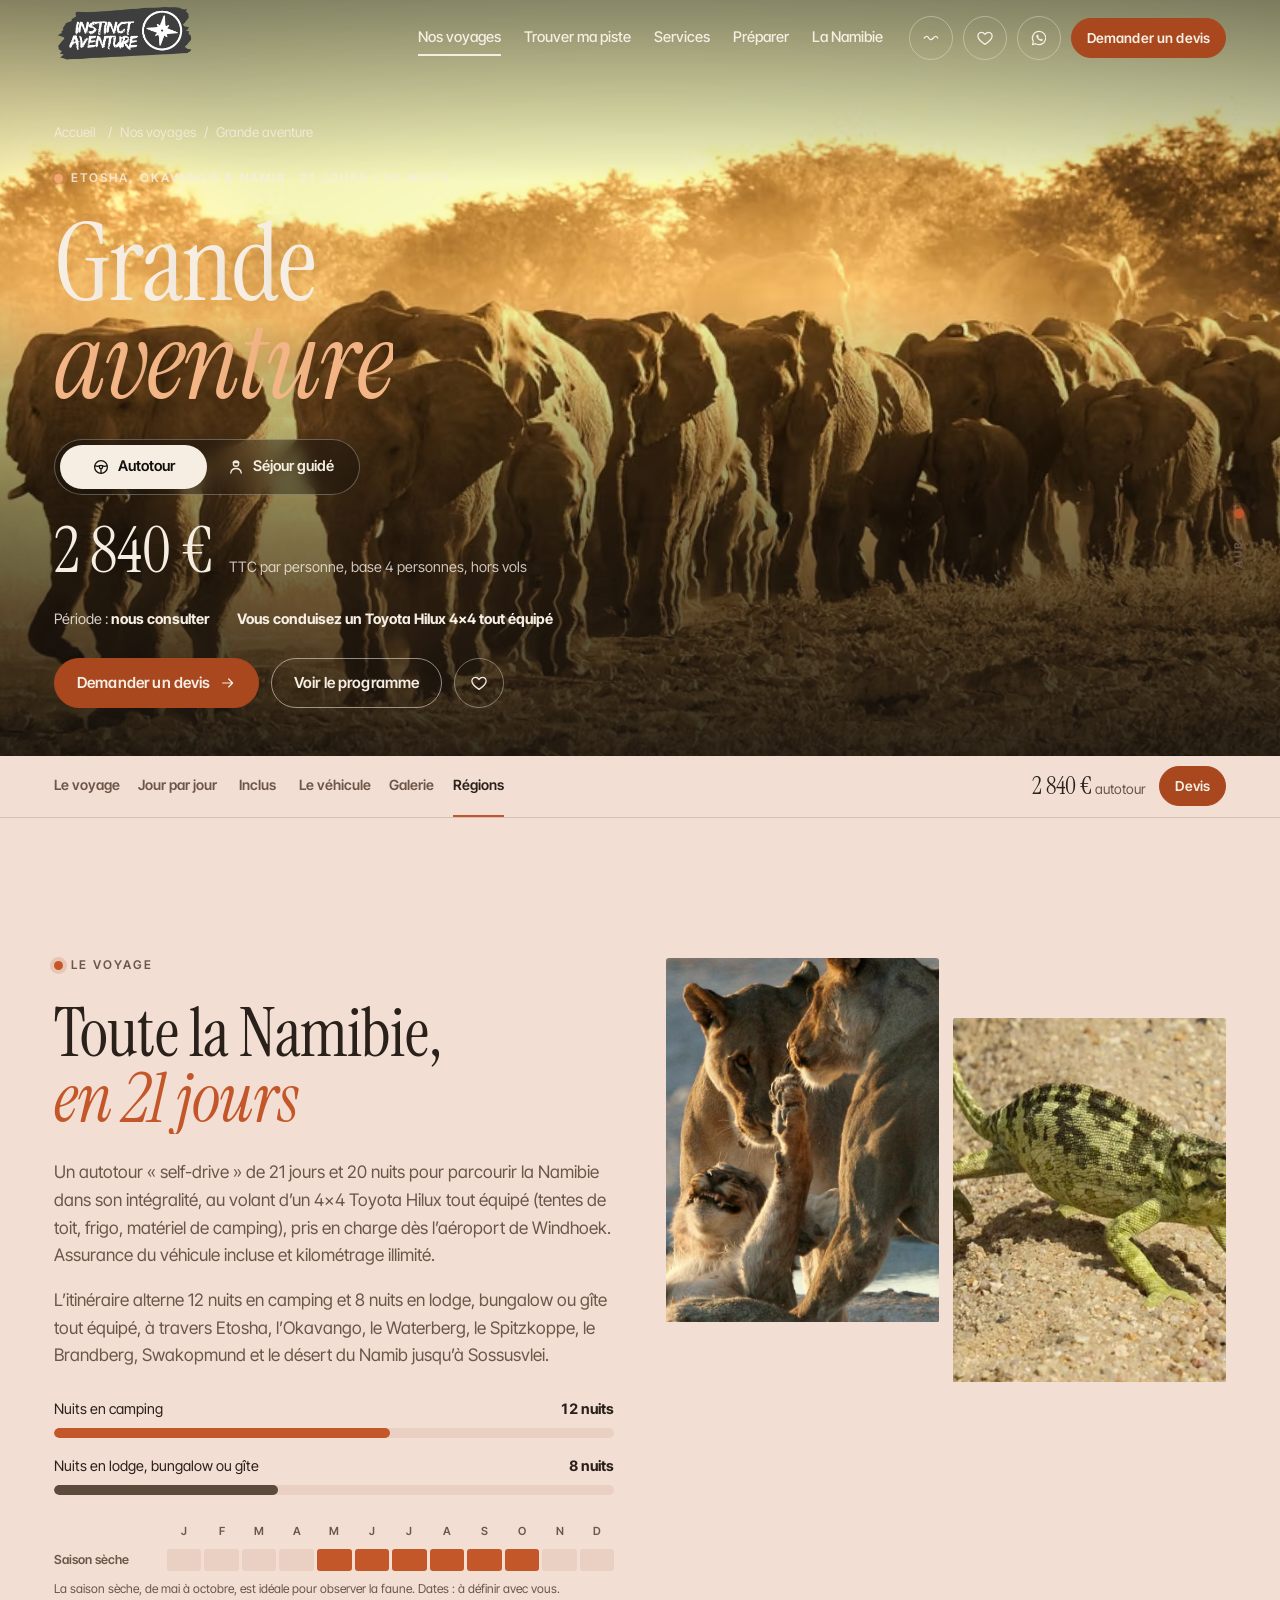
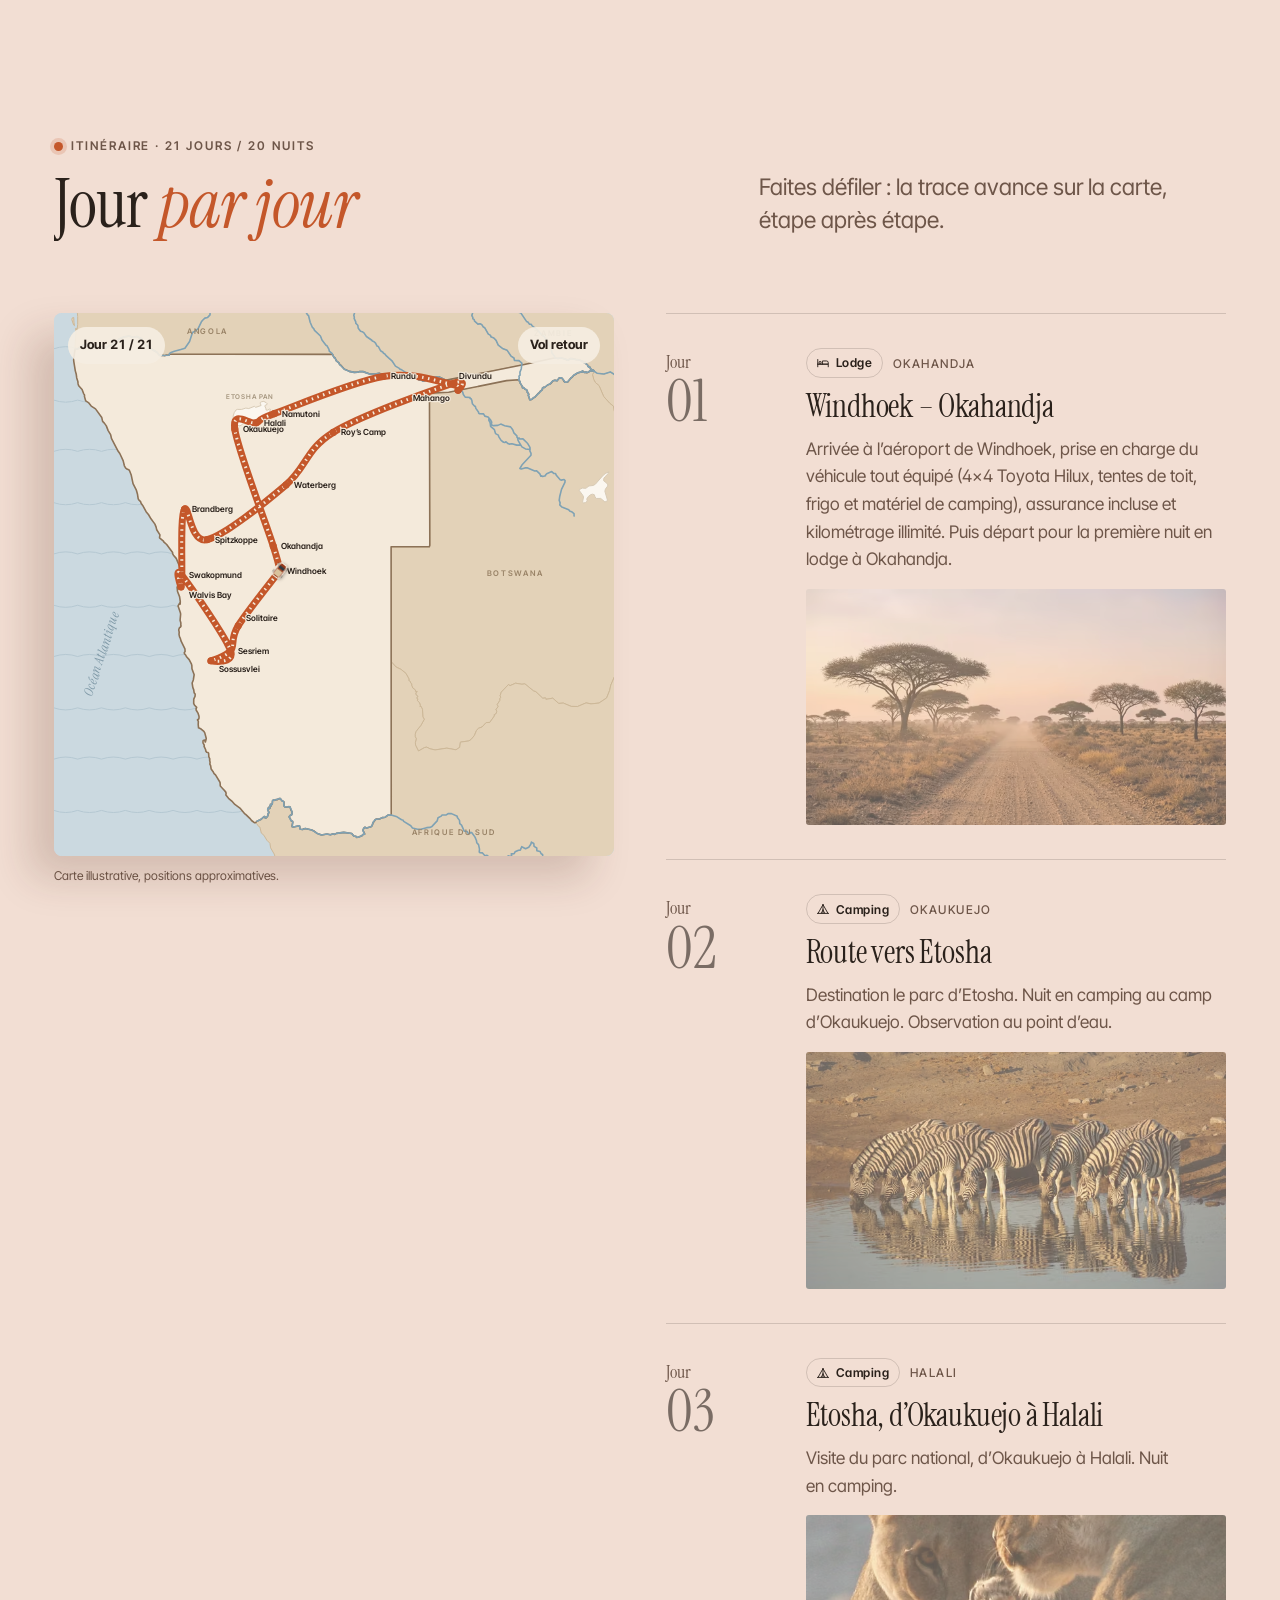
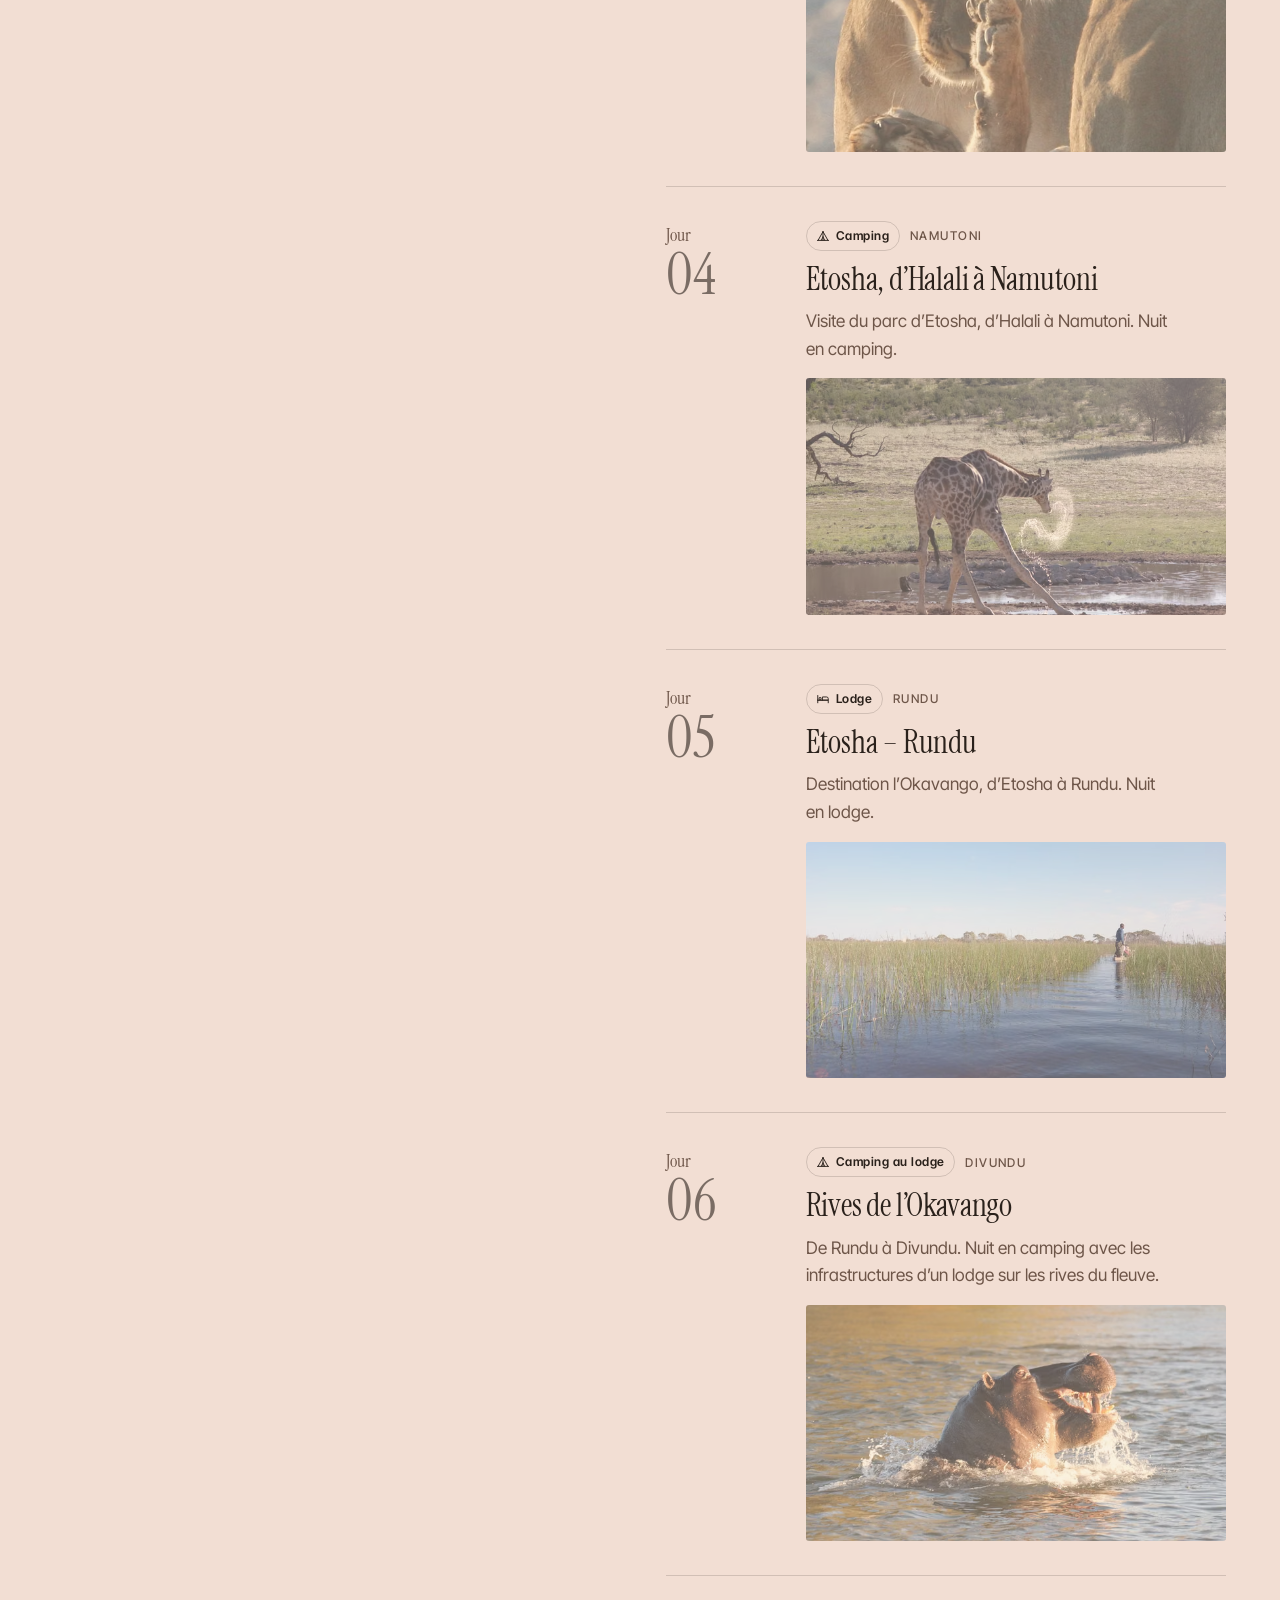
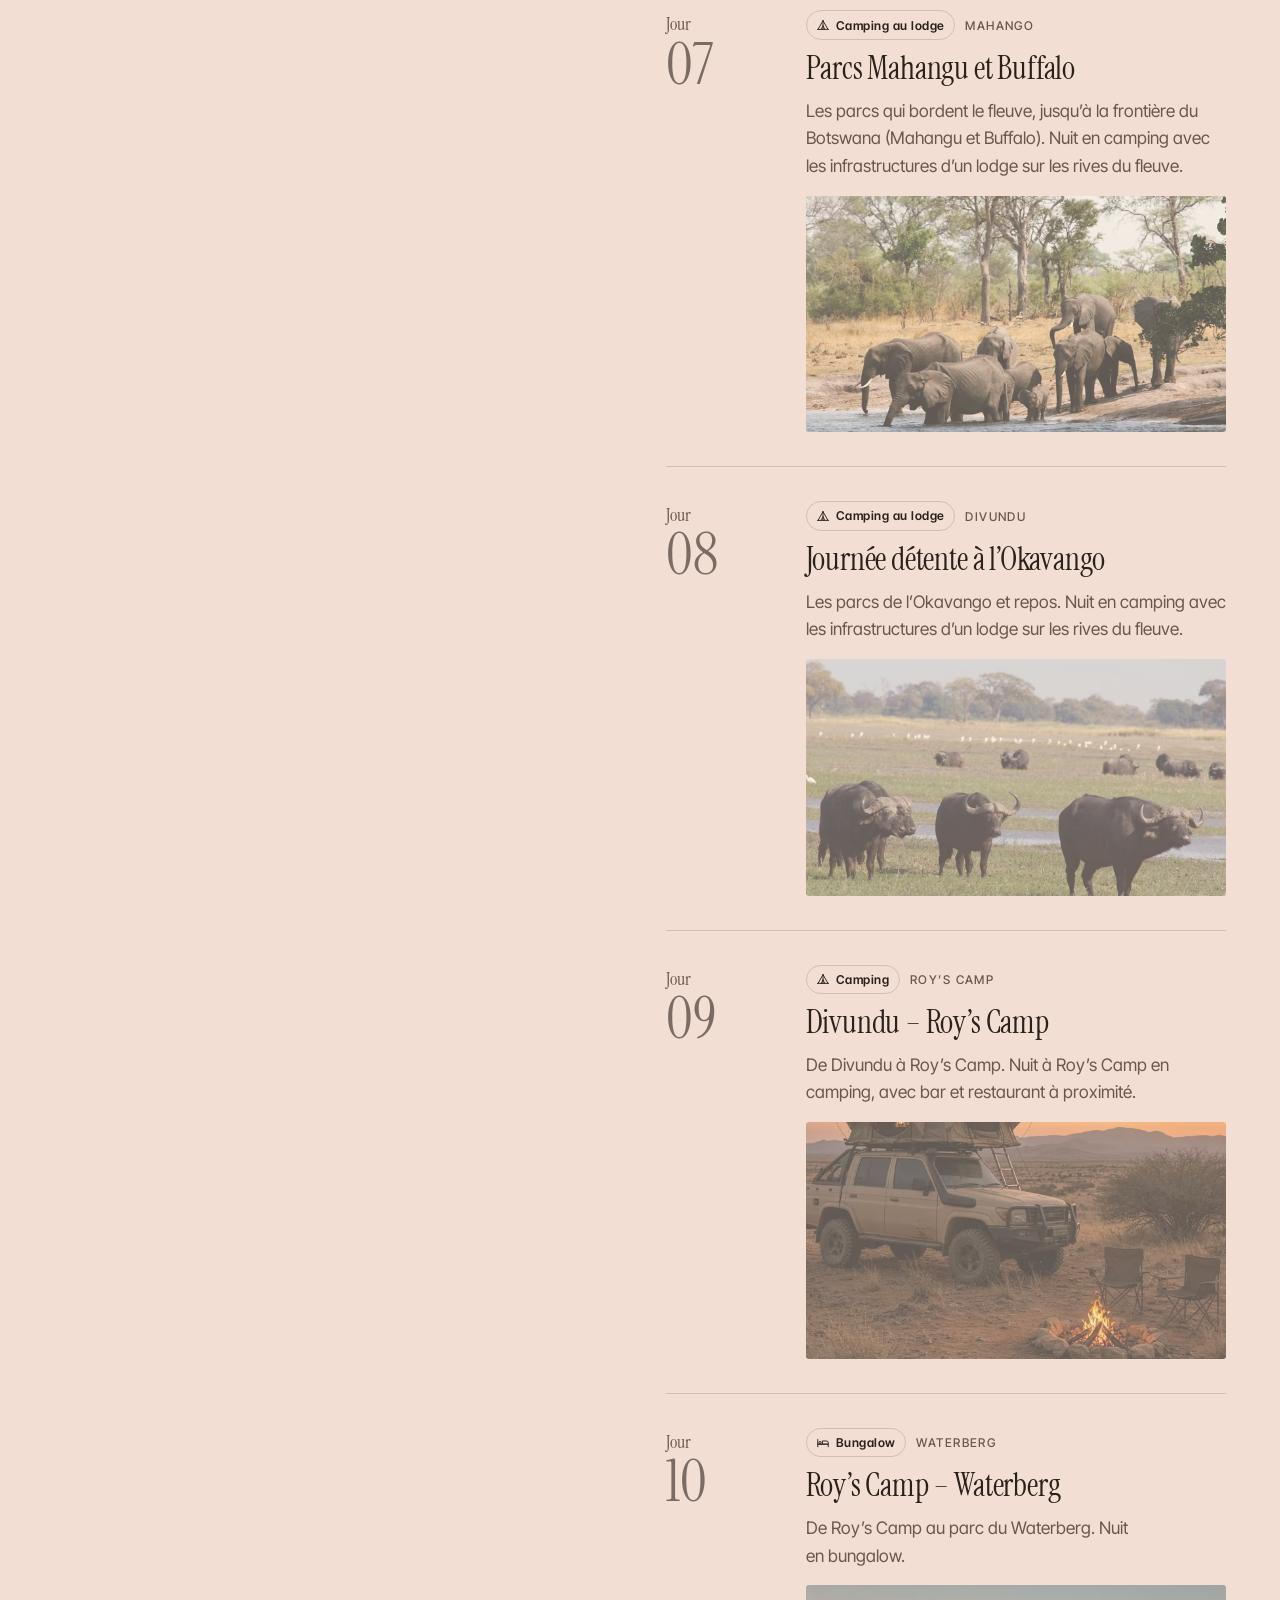
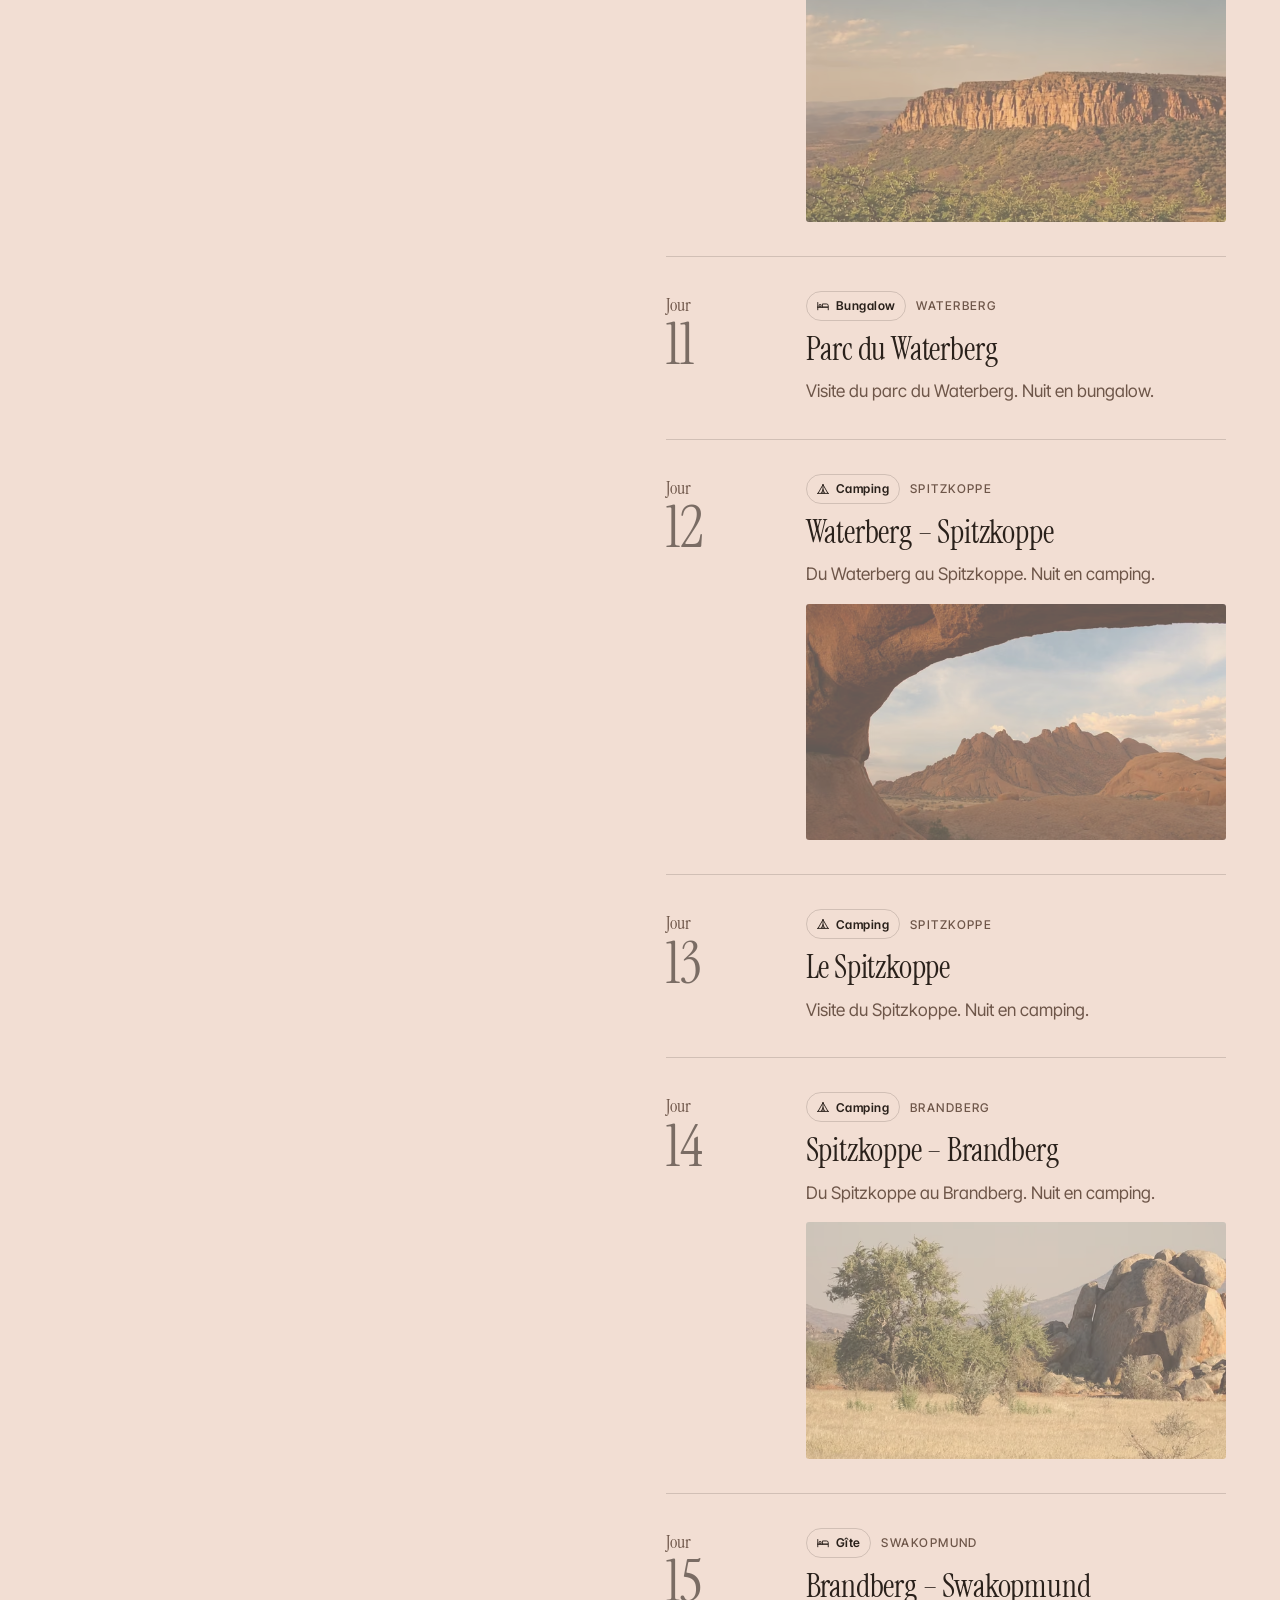
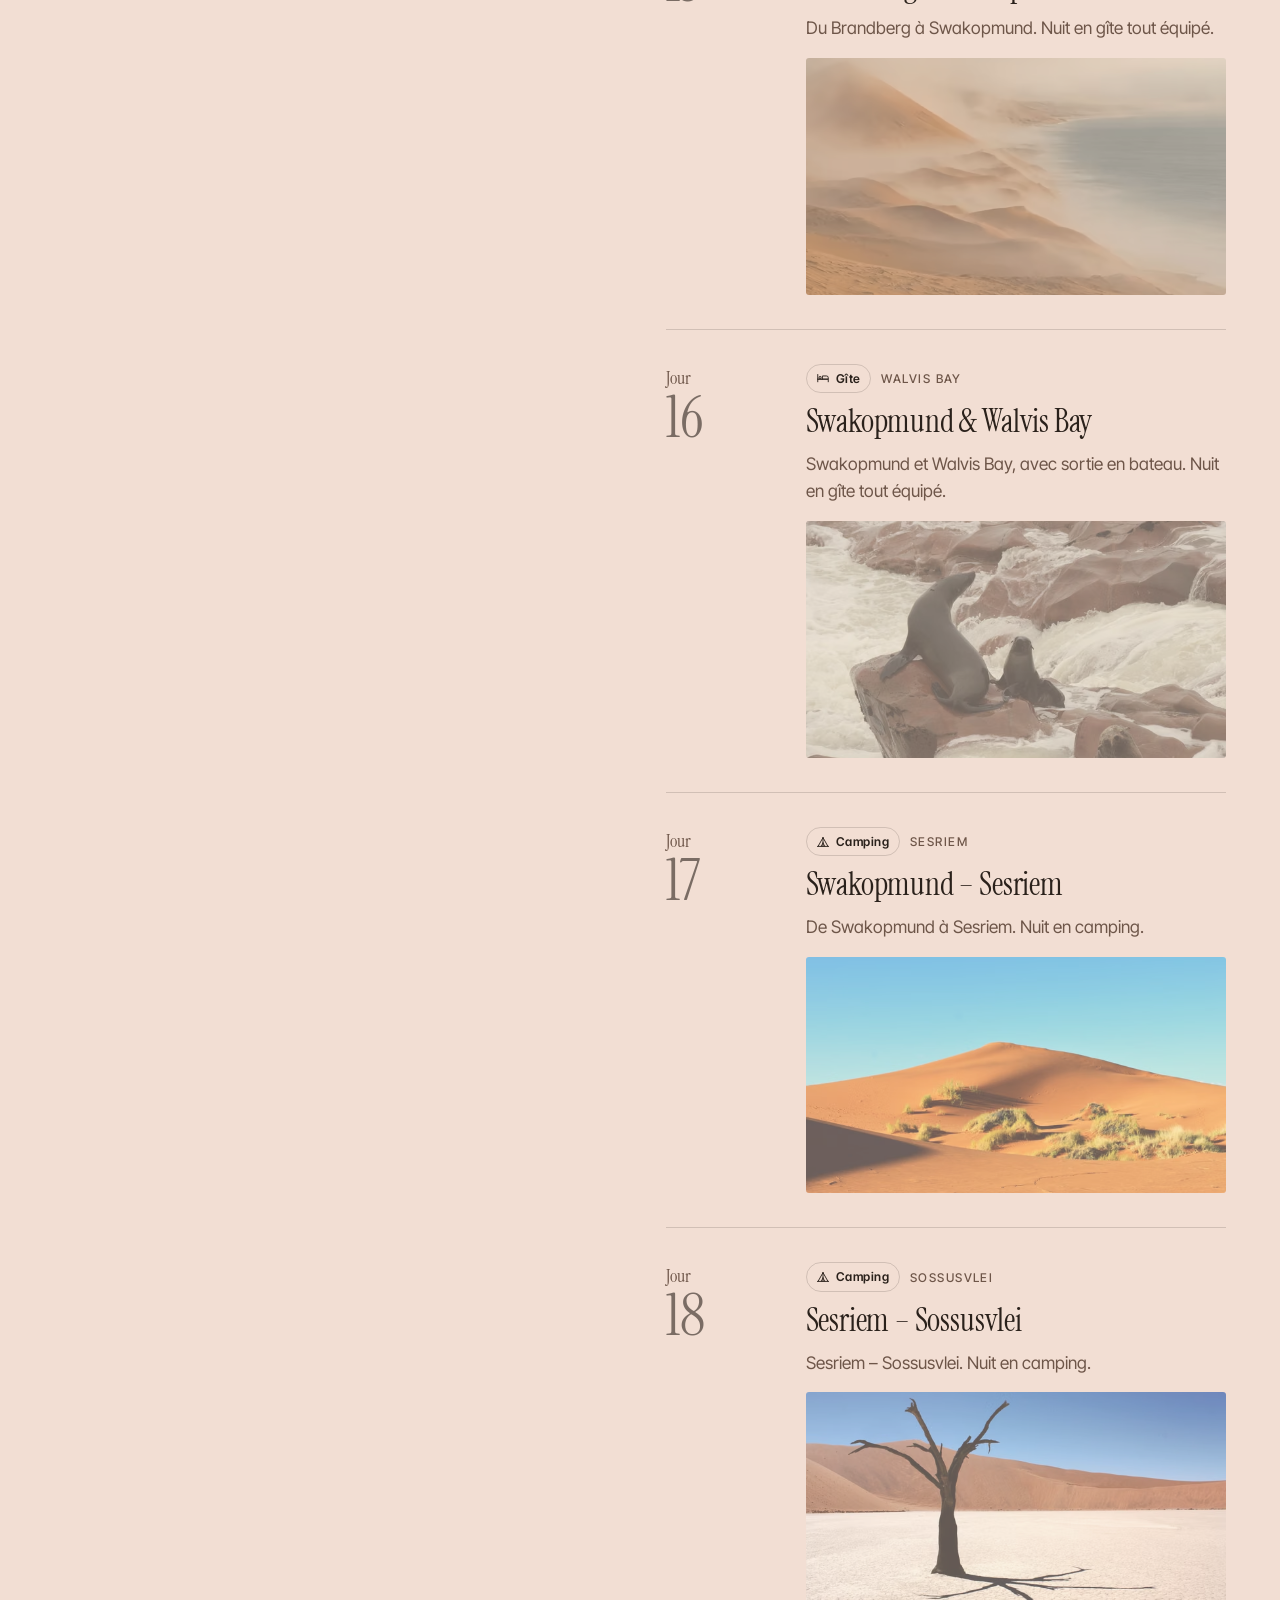
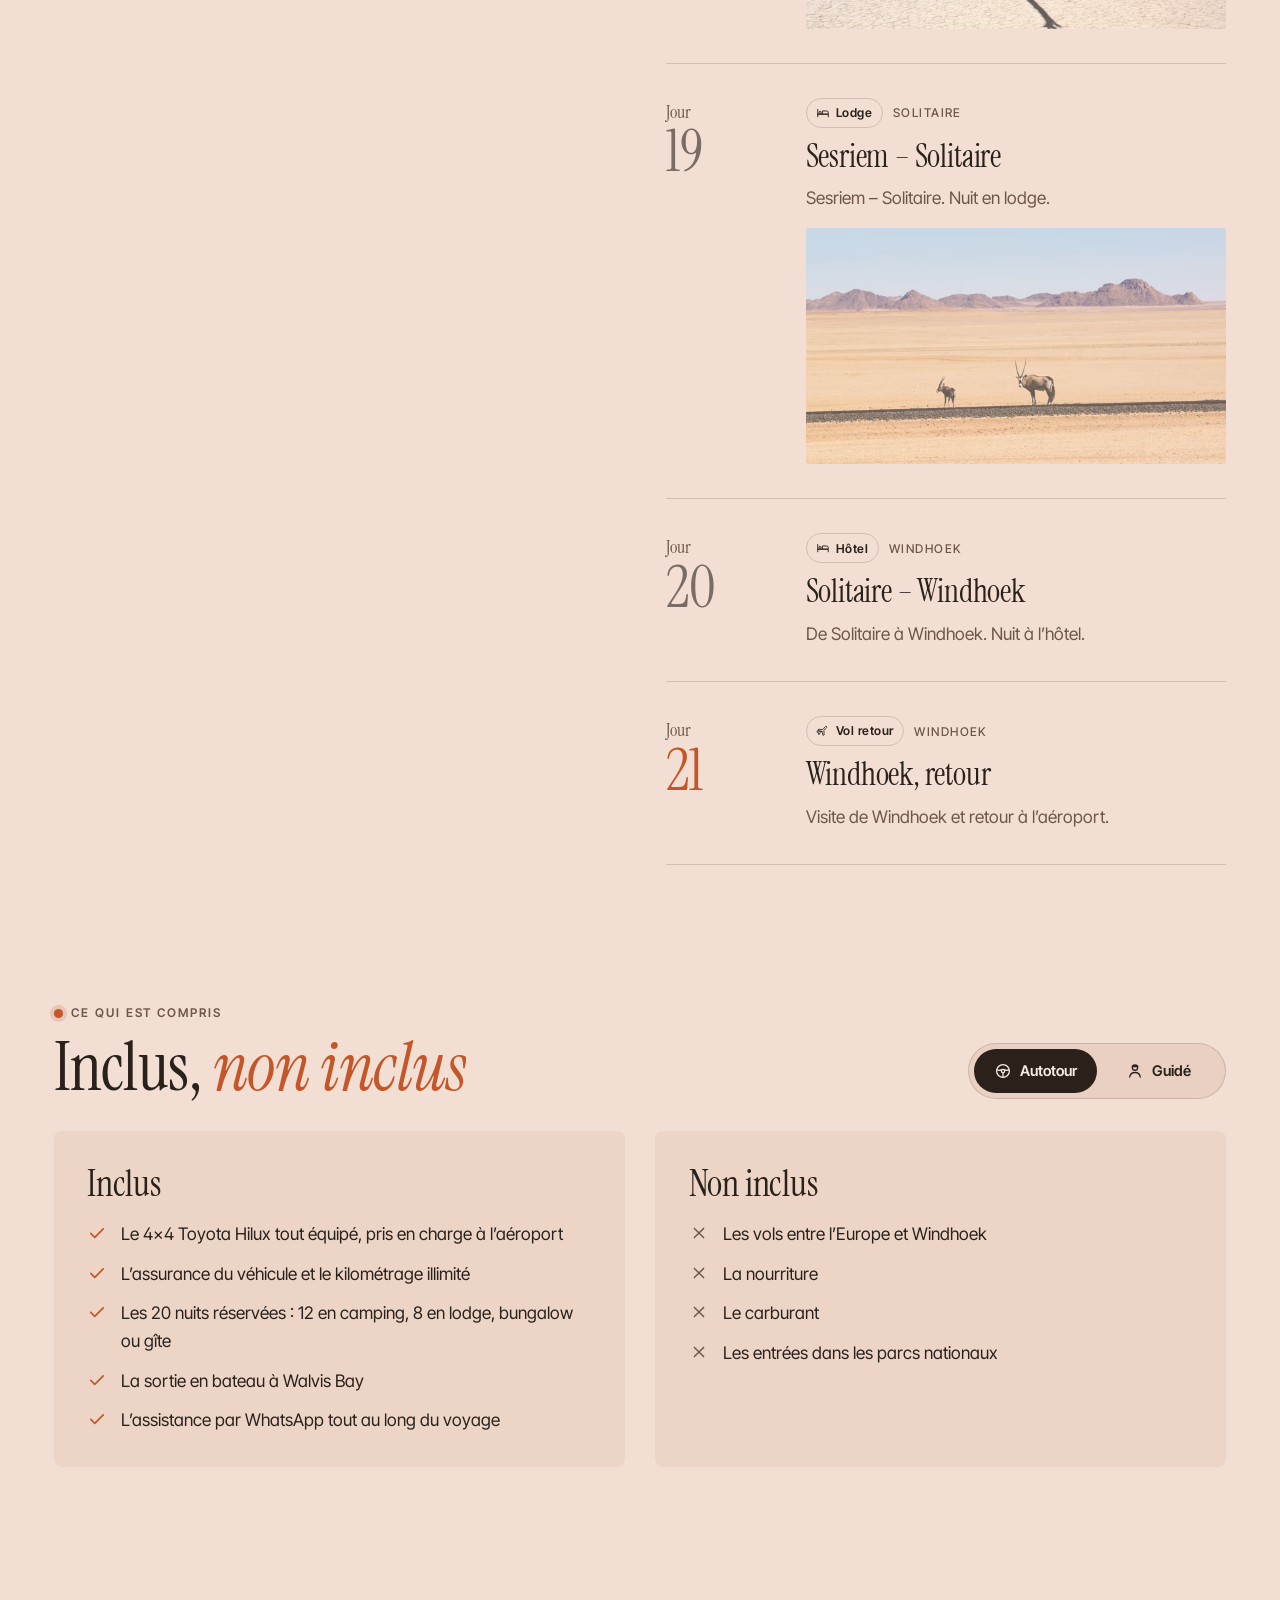
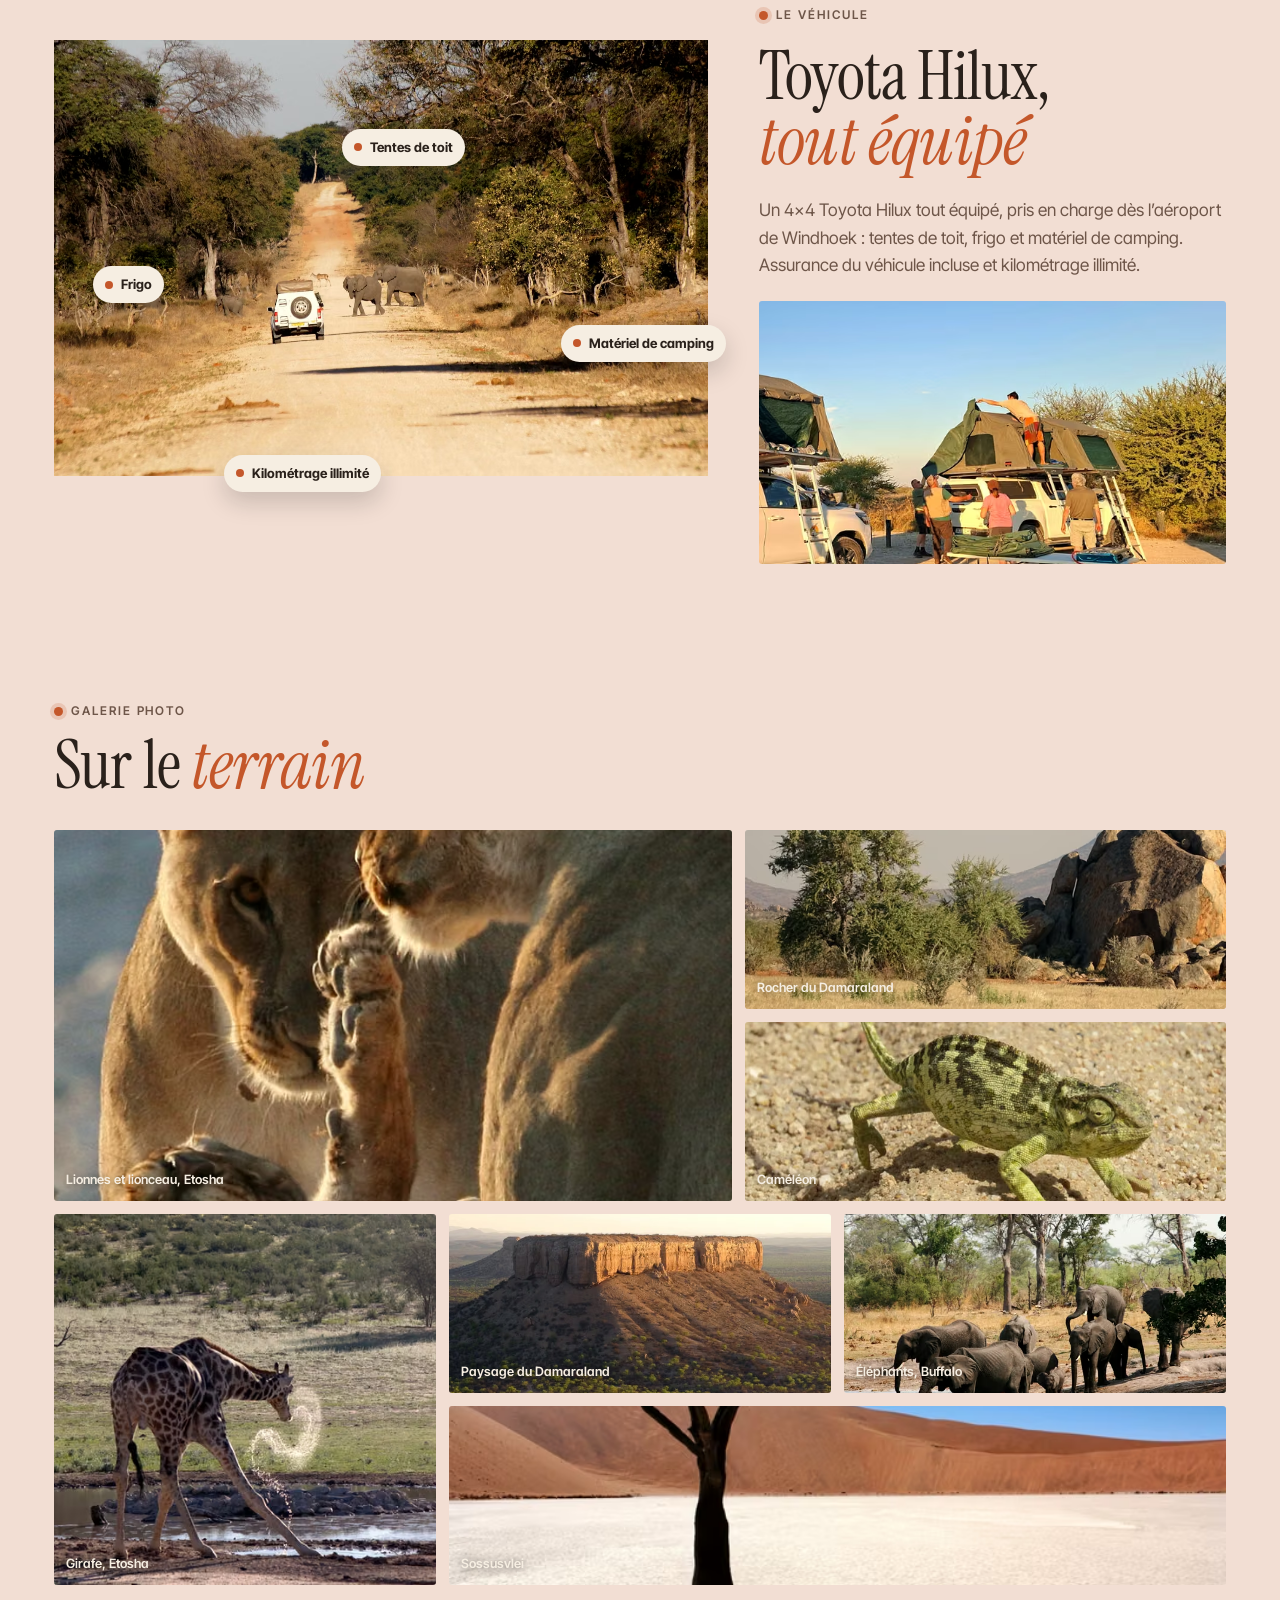
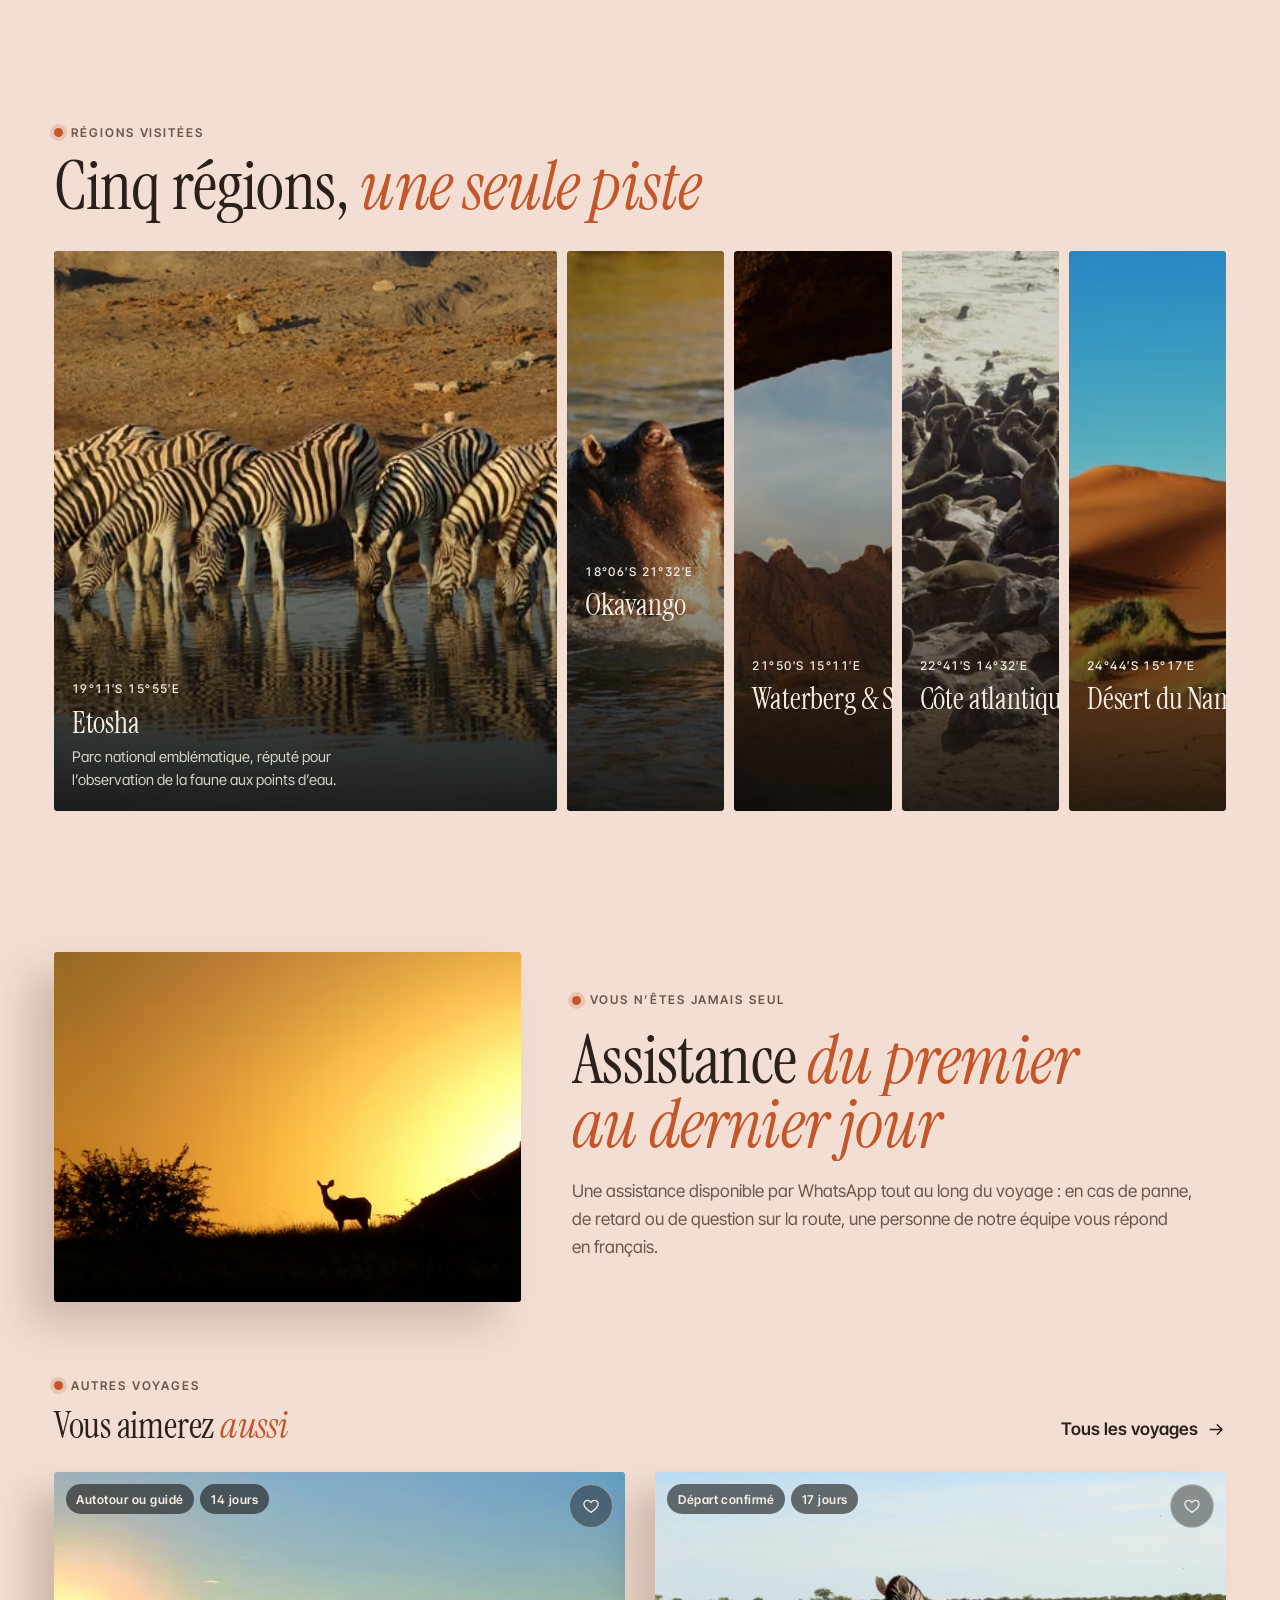
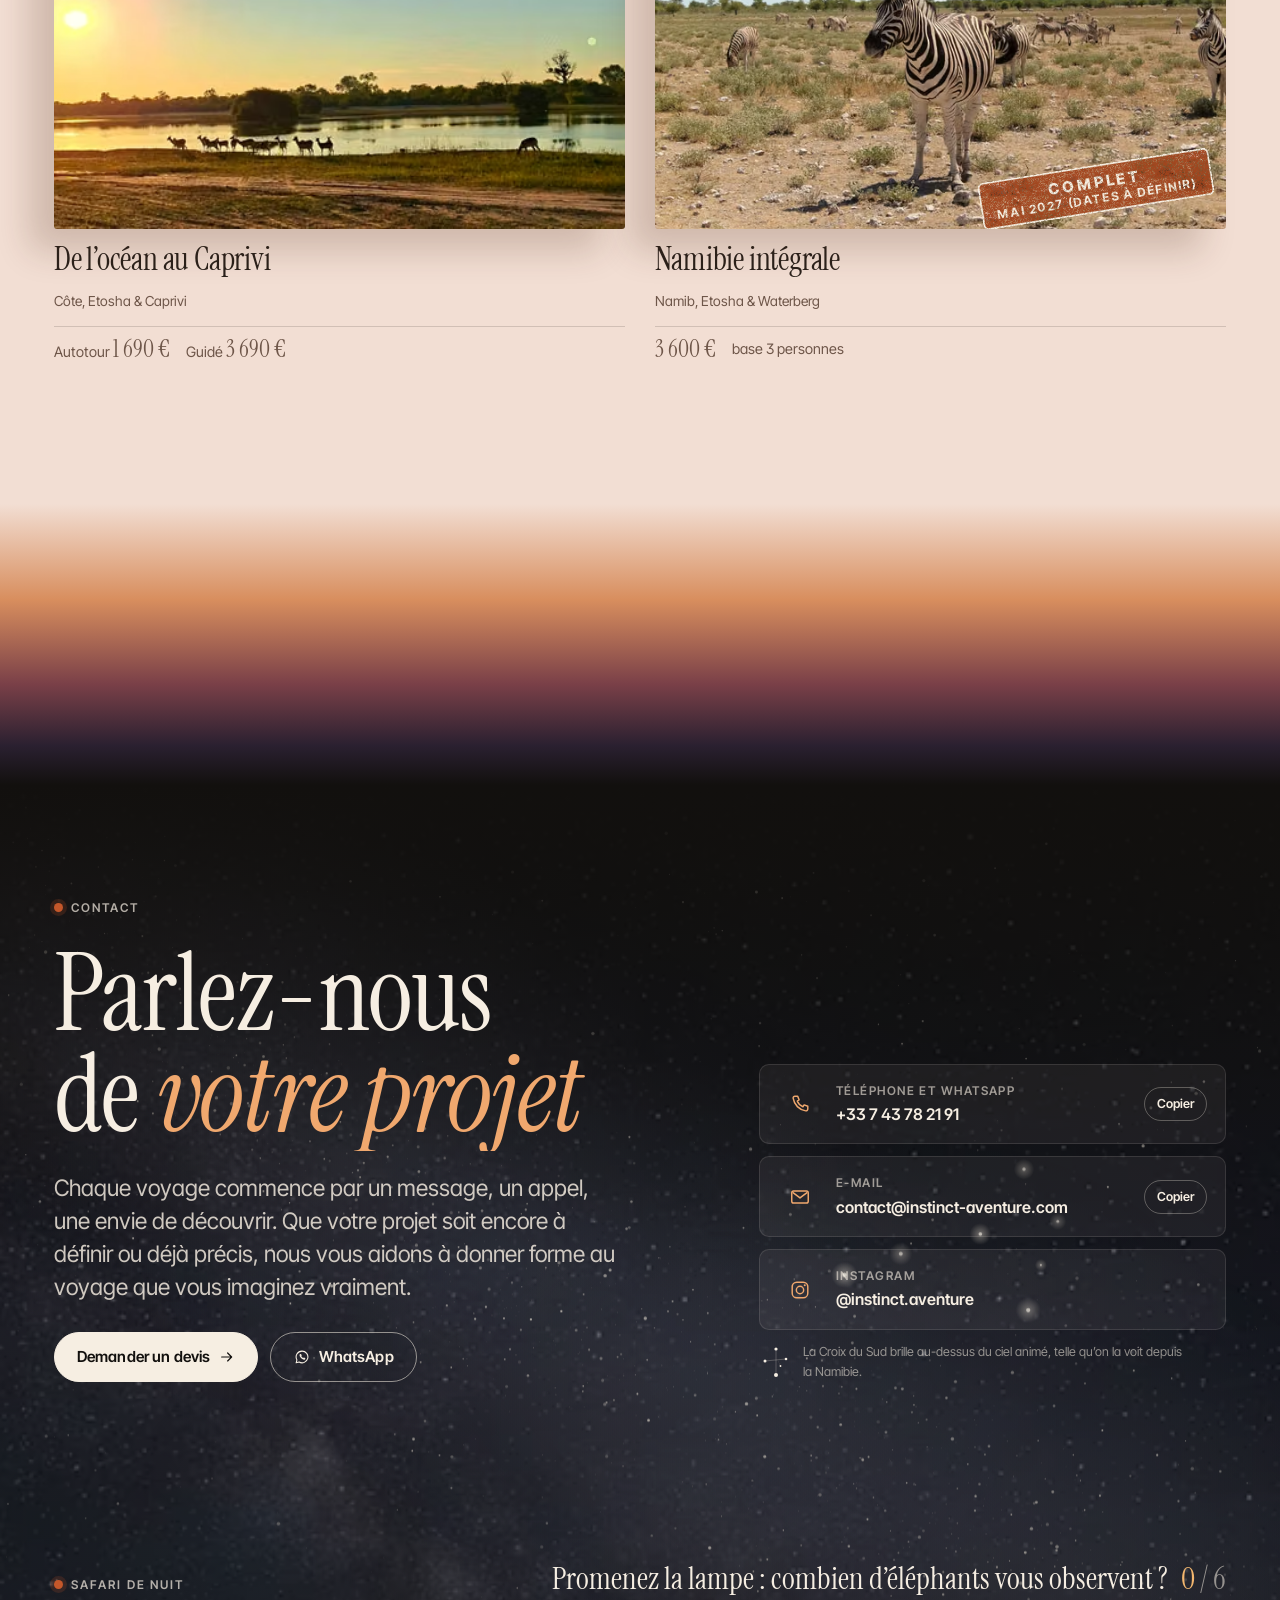
<file: grande-aventure.html>
<!doctype html>
<html lang="fr" class="no-js">
<head>
<meta charset="utf-8">
<meta name="viewport" content="width=device-width, initial-scale=1, viewport-fit=cover">
<title>Grande aventure · Instinct Aventure</title>
<meta name="description" content="Un autotour «&nbsp;self-drive&nbsp;» de 21 jours et 20 nuits pour parcourir la Namibie dans son intégralité, au volant d’un 4x4 Toyota Hilux tout équipé (tentes de…">
<meta name="theme-color" content="#12100E">
<link rel="preload" href="assets/fonts/instrument-serif.woff2" as="font" type="font/woff2" crossorigin>
<link rel="preload" href="assets/fonts/inter-tight.woff2" as="font" type="font/woff2" crossorigin>
<link rel="stylesheet" href="assets/css/main.css?v=20261029-5">
<link rel="icon" href="assets/img/favicon.png" type="image/png">
<link rel="apple-touch-icon" href="assets/img/apple-touch-icon.png">
<script type="speculationrules">{"prefetch":[{"where":{"and":[{"href_matches":"/*"},{"not":{"selector_matches":"[target=_blank]"}}]},"eagerness":"moderate"}]}</script>
<script>(function(h){h.classList.remove('no-js');h.classList.add('js');var c=null,v=null;try{c=localStorage.getItem('ia-calme');v=sessionStorage.getItem('ia-voile')}catch(e){}var r=window.matchMedia&&matchMedia('(prefers-reduced-motion: reduce)').matches;if(c==='1'||(c!=='0'&&r))h.classList.add('is-calm');if(v==='1'&&!h.classList.contains('is-calm'))h.classList.add('veil-in')})(document.documentElement)</script>

<link rel="canonical" href="https://instinct-aventure-maquette.vercel.app/grande-aventure">
<meta name="robots" content="noindex, nofollow">
<meta property="og:type" content="website">
<meta property="og:locale" content="fr_FR">
<meta property="og:site_name" content="Instinct Aventure">
<meta property="og:title" content="Grande aventure · Instinct Aventure">
<meta property="og:description" content="Un autotour «&nbsp;self-drive&nbsp;» de 21 jours et 20 nuits pour parcourir la Namibie dans son intégralité, au volant d’un 4x4 Toyota Hilux tout équipé (tentes de…">
<meta property="og:url" content="https://instinct-aventure-maquette.vercel.app/grande-aventure">
<meta property="og:image" content="https://instinct-aventure-maquette.vercel.app/assets/img/partage-instinct-aventure.jpg">
<meta name="twitter:card" content="summary_large_image">
<script type="application/ld+json">{"@context": "https://schema.org", "@graph": [{"@type": "TravelAgency", "@id": "https://instinct-aventure-maquette.vercel.app/#agence", "name": "Instinct Aventure", "url": "https://instinct-aventure-maquette.vercel.app/", "telephone": "+33 7 43 78 21 91", "email": "contact@instinct-aventure.com", "address": {"@type": "PostalAddress", "streetAddress": "30 bis rue Montant", "postalCode": "55000", "addressLocality": "Bar-le-Duc", "addressCountry": "FR"}, "sameAs": ["https://www.instagram.com/instinct.aventure"], "description": "Voyages sur mesure en Namibie : autotours, séjours guidés et services. Immatriculation Atout France IM055260001."}, {"@type": "TouristTrip", "name": "Grande aventure", "description": "Un autotour « self-drive » de 21 jours et 20 nuits pour parcourir la Namibie dans son intégralité, au volant d’un 4x4 Toyota Hilux tout équipé (tentes de…", "url": "https://instinct-aventure-maquette.vercel.app/grande-aventure", "image": "https://instinct-aventure-maquette.vercel.app/assets/img/elephants-panorama-1280.webp", "provider": {"@id": "https://instinct-aventure-maquette.vercel.app/#agence"}, "offers": [{"@type": "Offer", "name": "Grande aventure", "price": 2840, "priceCurrency": "EUR", "description": "TTC par personne, base 4 personnes, hors vols", "availability": "https://schema.org/InStock", "url": "https://instinct-aventure-maquette.vercel.app/grande-aventure", "seller": {"@id": "https://instinct-aventure-maquette.vercel.app/#agence"}}, {"@type": "Offer", "name": "Grande aventure guidée", "price": 4215, "priceCurrency": "EUR", "description": "TTC par personne, base 4 personnes, hors vols", "availability": "https://schema.org/InStock", "url": "https://instinct-aventure-maquette.vercel.app/grande-aventure", "seller": {"@id": "https://instinct-aventure-maquette.vercel.app/#agence"}}], "itinerary": {"@type": "ItemList", "itemListElement": [{"@type": "ListItem", "position": 1, "item": {"@type": "Place", "name": "Okahandja"}}, {"@type": "ListItem", "position": 2, "item": {"@type": "Place", "name": "Okaukuejo"}}, {"@type": "ListItem", "position": 3, "item": {"@type": "Place", "name": "Halali"}}, {"@type": "ListItem", "position": 4, "item": {"@type": "Place", "name": "Namutoni"}}, {"@type": "ListItem", "position": 5, "item": {"@type": "Place", "name": "Rundu"}}, {"@type": "ListItem", "position": 6, "item": {"@type": "Place", "name": "Divundu"}}, {"@type": "ListItem", "position": 7, "item": {"@type": "Place", "name": "Mahango"}}, {"@type": "ListItem", "position": 8, "item": {"@type": "Place", "name": "Divundu"}}, {"@type": "ListItem", "position": 9, "item": {"@type": "Place", "name": "Roy’s Camp"}}, {"@type": "ListItem", "position": 10, "item": {"@type": "Place", "name": "Waterberg"}}, {"@type": "ListItem", "position": 11, "item": {"@type": "Place", "name": "Spitzkoppe"}}, {"@type": "ListItem", "position": 12, "item": {"@type": "Place", "name": "Brandberg"}}, {"@type": "ListItem", "position": 13, "item": {"@type": "Place", "name": "Swakopmund"}}, {"@type": "ListItem", "position": 14, "item": {"@type": "Place", "name": "Walvis Bay"}}, {"@type": "ListItem", "position": 15, "item": {"@type": "Place", "name": "Sesriem"}}, {"@type": "ListItem", "position": 16, "item": {"@type": "Place", "name": "Sossusvlei"}}, {"@type": "ListItem", "position": 17, "item": {"@type": "Place", "name": "Solitaire"}}, {"@type": "ListItem", "position": 18, "item": {"@type": "Place", "name": "Windhoek"}}]}}]}</script>
</head>
<body data-page="circuit">
<svg class="fx" aria-hidden="true" focusable="false">
  <defs>
    <filter id="mirage" x="-5%" y="-5%" width="110%" height="110%">
      <feTurbulence type="fractalNoise" baseFrequency="0.004 0.06" numOctaves="2" seed="3" result="n">
        <animate attributeName="baseFrequency" dur="6s" values="0.004 0.06;0.006 0.075;0.004 0.06" repeatCount="indefinite"/>
      </feTurbulence>
      <feDisplacementMap in="SourceGraphic" in2="n" scale="14" xChannelSelector="R" yChannelSelector="G"/>
    </filter>
    <filter id="ripple" x="-5%" y="-5%" width="110%" height="110%">
      <feTurbulence type="turbulence" baseFrequency="0.012 0.03" numOctaves="1" seed="8" result="r">
        <animate attributeName="baseFrequency" dur="5s" values="0.012 0.03;0.016 0.04;0.012 0.03" repeatCount="indefinite"/>
      </feTurbulence>
      <feDisplacementMap in="SourceGraphic" in2="r" scale="10" xChannelSelector="R" yChannelSelector="B"/>
    </filter>
  </defs>
  <symbol id="i-arrow" viewBox="0 0 24 24"><path d="M4 12h15m-6-6 6 6-6 6" fill="none" stroke="currentColor" stroke-width="1.8" stroke-linecap="round" stroke-linejoin="round"/></symbol>
  <symbol id="i-arrow-l" viewBox="0 0 24 24"><path d="M20 12H5m6-6-6 6 6 6" fill="none" stroke="currentColor" stroke-width="1.8" stroke-linecap="round" stroke-linejoin="round"/></symbol>
  <symbol id="i-wa" viewBox="0 0 24 24"><path d="M12 3.2a8.8 8.8 0 0 0-7.6 13.2L3.2 20.8l4.5-1.2A8.8 8.8 0 1 0 12 3.2Z" fill="none" stroke="currentColor" stroke-width="1.6" stroke-linejoin="round"/><path d="M9 8.3c.3-.6.6-.6.9-.6h.5c.2 0 .4.1.5.4l.7 1.6c.1.2 0 .5-.1.6l-.5.6c.6 1.2 1.6 2.1 2.8 2.7l.6-.6c.2-.2.4-.2.6-.1l1.6.7c.3.1.4.3.4.6v.5c0 .3-.1.7-.6 1-1 .5-2.3.4-4-.6a9.2 9.2 0 0 1-3.3-3.4c-.9-1.6-.9-3-.1-4Z" fill="currentColor"/></symbol>
  <symbol id="i-mail" viewBox="0 0 24 24"><rect x="3" y="5.5" width="18" height="13" rx="2" fill="none" stroke="currentColor" stroke-width="1.6"/><path d="m4 7 8 6 8-6" fill="none" stroke="currentColor" stroke-width="1.6" stroke-linejoin="round"/></symbol>
  <symbol id="i-insta" viewBox="0 0 24 24"><rect x="3.5" y="3.5" width="17" height="17" rx="5" fill="none" stroke="currentColor" stroke-width="1.6"/><circle cx="12" cy="12" r="4" fill="none" stroke="currentColor" stroke-width="1.6"/><circle cx="17.2" cy="6.8" r="1.1" fill="currentColor"/></symbol>
  <symbol id="i-phone" viewBox="0 0 24 24"><path d="M6.5 3.5h3l1.5 4-2 1.3a10.5 10.5 0 0 0 6.2 6.2l1.3-2 4 1.5v3a2 2 0 0 1-2.2 2A16.5 16.5 0 0 1 4.5 5.7a2 2 0 0 1 2-2.2Z" fill="none" stroke="currentColor" stroke-width="1.6" stroke-linejoin="round"/></symbol>
  <symbol id="i-wheel" viewBox="0 0 24 24"><circle cx="12" cy="12" r="8.5" fill="none" stroke="currentColor" stroke-width="1.7"/><circle cx="12" cy="12" r="2.2" fill="none" stroke="currentColor" stroke-width="1.7"/><path d="M3.8 10.5c3 .8 5.4.9 6-.3M20.2 10.5c-3 .8-5.4.9-6-.3M12 14.2v6" fill="none" stroke="currentColor" stroke-width="1.7" stroke-linecap="round"/></symbol>
  <symbol id="i-guide" viewBox="0 0 24 24"><circle cx="12" cy="7.5" r="3.5" fill="none" stroke="currentColor" stroke-width="1.7"/><path d="M5 20c.6-4 3.4-6 7-6s6.4 2 7 6" fill="none" stroke="currentColor" stroke-width="1.7" stroke-linecap="round"/><path d="M8.3 6h7.4" stroke="currentColor" stroke-width="1.7" stroke-linecap="round"/></symbol>
  <symbol id="i-check" viewBox="0 0 24 24"><path d="m4.5 12.5 4.8 4.8L19.5 7" fill="none" stroke="currentColor" stroke-width="2" stroke-linecap="round" stroke-linejoin="round"/></symbol>
  <symbol id="i-cross" viewBox="0 0 24 24"><path d="M6.5 6.5l11 11m0-11-11 11" fill="none" stroke="currentColor" stroke-width="1.8" stroke-linecap="round"/></symbol>
  <symbol id="i-menu" viewBox="0 0 24 24"><path d="M4 8h16M4 16h16" fill="none" stroke="currentColor" stroke-width="1.8" stroke-linecap="round"/></symbol>
  <symbol id="i-calm" viewBox="0 0 24 24"><path d="M3 12c2.5-3 4.5-3 6 0s3.5 3 6 0 4.5-3 6 0" fill="none" stroke="currentColor" stroke-width="1.7" stroke-linecap="round"/></symbol>
  <symbol id="i-route" viewBox="0 0 32 32"><path d="M8 27c0-5 16-4 16-10S8 13 8 7" fill="none" stroke="currentColor" stroke-width="1.6" stroke-dasharray="2.5 3" stroke-linecap="round"/><circle cx="8" cy="7" r="3" fill="none" stroke="currentColor" stroke-width="1.6"/><path d="M24 22l0 7m0-7 4 2-4 2" fill="none" stroke="currentColor" stroke-width="1.6" stroke-linejoin="round"/></symbol>
  <symbol id="i-group" viewBox="0 0 32 32"><circle cx="11" cy="11" r="4" fill="none" stroke="currentColor" stroke-width="1.6"/><circle cx="22" cy="12.5" r="3.2" fill="none" stroke="currentColor" stroke-width="1.6"/><path d="M3.5 26c.8-5 3.7-7.5 7.5-7.5s6.7 2.5 7.5 7.5M18.5 19.5c1-.6 2.2-1 3.5-1 3.2 0 5.6 2.2 6.3 6" fill="none" stroke="currentColor" stroke-width="1.6" stroke-linecap="round"/></symbol>
  <symbol id="i-key" viewBox="0 0 32 32"><circle cx="10.5" cy="16" r="5.5" fill="none" stroke="currentColor" stroke-width="1.6"/><path d="M16 16h12m-4 0v4m-4-4v3" fill="none" stroke="currentColor" stroke-width="1.6" stroke-linecap="round"/><rect x="5" y="25" width="22" height="3" rx="1.5" fill="none" stroke="currentColor" stroke-width="1.4"/></symbol>
  <symbol id="i-compass" viewBox="0 0 32 32"><circle cx="16" cy="16" r="12" fill="none" stroke="currentColor" stroke-width="1.6"/><path d="m16 7 3 9-3 9-3-9Z" fill="none" stroke="currentColor" stroke-width="1.6" stroke-linejoin="round"/><circle cx="16" cy="16" r="1.4" fill="currentColor"/></symbol>
  <symbol id="i-car" viewBox="0 0 24 24"><path d="M3 15.5V12l2-4.5h9l3 4.5h3v4H3Z" fill="currentColor"/><circle cx="7" cy="16.5" r="2.3" fill="currentColor" stroke="#F6EEE2" stroke-width="1.4"/><circle cx="16.5" cy="16.5" r="2.3" fill="currentColor" stroke="#F6EEE2" stroke-width="1.4"/><path d="M6.5 7.5h7" stroke="#F6EEE2" stroke-width="1.2"/></symbol>
  <symbol id="i-sun" viewBox="0 0 24 24"><circle cx="12" cy="12" r="4" fill="currentColor"/><path d="M12 2.5v2.5M12 19v2.5M2.5 12H5M19 12h2.5M5.3 5.3l1.8 1.8M16.9 16.9l1.8 1.8M5.3 18.7l1.8-1.8M16.9 7.1l1.8-1.8" stroke="currentColor" stroke-width="1.6" stroke-linecap="round"/></symbol>
  <symbol id="i-signal" viewBox="0 0 24 24"><path d="M12 13.5a1.5 1.5 0 1 0 0-3 1.5 1.5 0 0 0 0 3ZM8.2 15.8a5.4 5.4 0 0 1 0-7.6m7.6 0a5.4 5.4 0 0 1 0 7.6M5.4 18.6a9.4 9.4 0 0 1 0-13.2m13.2 0a9.4 9.4 0 0 1 0 13.2" fill="none" stroke="currentColor" stroke-width="1.6" stroke-linecap="round"/></symbol>
  <symbol id="i-tent" viewBox="0 0 24 24"><path d="M2.5 19.5h19M12 4.5 3.5 19.5m8.5-15 8.5 15M12 4.5v15m0-6-3 6m3-6 3 6" fill="none" stroke="currentColor" stroke-width="1.6" stroke-linejoin="round" stroke-linecap="round"/></symbol>
  <symbol id="i-bed" viewBox="0 0 24 24"><path d="M3 18.5V6m0 8h18v4.5M3 14h18v-2.5a3 3 0 0 0-3-3h-7v5.5" fill="none" stroke="currentColor" stroke-width="1.6" stroke-linejoin="round" stroke-linecap="round"/><circle cx="7" cy="11" r="1.8" fill="none" stroke="currentColor" stroke-width="1.6"/></symbol>
  <symbol id="i-plane" viewBox="0 0 24 24"><path d="M10.5 13 3 11l1-2 7.5.5L16 4.5c.8-.8 2.2-.8 2.5 0 .3.6 0 1.4-.6 2L13.5 11l.5 7.5-2 1-2-7.5-3.5 3-.5 2.5-1.5.5-.5-3.5L1.5 14l.5-1.5 2.5-.5Z" fill="none" stroke="currentColor" stroke-width="1.4" stroke-linejoin="round"/></symbol>
  <symbol id="i-passport" viewBox="0 0 24 24"><rect x="5" y="3" width="14" height="18" rx="2" fill="none" stroke="currentColor" stroke-width="1.7"/><circle cx="12" cy="10.5" r="3.2" fill="none" stroke="currentColor" stroke-width="1.5"/><path d="M8.8 16.5h6.4" stroke="currentColor" stroke-width="1.7" stroke-linecap="round"/></symbol>
  <symbol id="i-health" viewBox="0 0 24 24"><path d="M9.5 4h5v5.5H20v5h-5.5V20h-5v-5.5H4v-5h5.5Z" fill="none" stroke="currentColor" stroke-width="1.7" stroke-linejoin="round"/></symbol>
  <symbol id="i-bag" viewBox="0 0 24 24"><rect x="4" y="7.5" width="16" height="12.5" rx="2.5" fill="none" stroke="currentColor" stroke-width="1.7"/><path d="M9 7.5V5.5a1.5 1.5 0 0 1 1.5-1.5h3A1.5 1.5 0 0 1 15 5.5v2M4 12.5h16" fill="none" stroke="currentColor" stroke-width="1.7" stroke-linecap="round"/></symbol>
  <symbol id="i-moon" viewBox="0 0 24 24"><path d="M19.5 14.6A8 8 0 0 1 9.4 4.5a8 8 0 1 0 10.1 10.1Z" fill="none" stroke="currentColor" stroke-width="1.7" stroke-linejoin="round"/></symbol>
  <symbol id="i-heart" viewBox="0 0 24 24"><path d="M12 20.5s-7.5-4.6-9.2-9.4C1.6 7.6 3.9 4.5 7.2 4.5c2 0 3.6 1.1 4.8 2.8 1.2-1.7 2.8-2.8 4.8-2.8 3.3 0 5.6 3.1 4.4 6.6-1.7 4.8-9.2 9.4-9.2 9.4Z" fill="var(--heart-fill, none)" stroke="currentColor" stroke-width="1.7" stroke-linejoin="round"/></symbol>
  <symbol id="i-compare" viewBox="0 0 24 24"><path d="M8 4v16M16 4v16M4 8h8M12 16h8" fill="none" stroke="currentColor" stroke-width="1.7" stroke-linecap="round"/></symbol>
  <symbol id="i-copy" viewBox="0 0 24 24"><rect x="8" y="8" width="12" height="12" rx="2" fill="none" stroke="currentColor" stroke-width="1.6"/><path d="M16 8V6a2 2 0 0 0-2-2H6a2 2 0 0 0-2 2v8a2 2 0 0 0 2 2h2" fill="none" stroke="currentColor" stroke-width="1.6"/></symbol>
</svg>
<div class="cursor" aria-hidden="true"><div class="cursor__ring"></div><div class="cursor__dot"></div><div class="cursor__label">Carte</div></div>
<div class="veil" aria-hidden="true"><div class="veil__edge"></div></div>
<div class="dial" aria-hidden="true">
  <svg viewBox="0 0 46 190"><path class="dial__track" d="M23 182 C 2 140, 2 50, 23 8"/><g class="dial__now" data-dial-now><circle r="7"/><path d="M-11 0h-6"/></g><circle class="dial__halo" cx="23" cy="182" r="11"/><circle class="dial__sun" cx="23" cy="182" r="5"/></svg>
  <span class="dial__label">Aube</span>
</div>

<a class="sr-only" href="#contenu">Aller au contenu</a>
<header class="hd" data-hd>
  <div class="wrap hd__in">
    <a class="hd__logo" href="index.html" aria-label="Instinct Aventure, accueil" data-magnetic="6">
      <img src="assets/img/logo-header.webp" width="1042" height="476" alt="Instinct Aventure">
    </a>
    <nav class="hd__nav" aria-label="Navigation principale">
      <a href="voyages.html" data-nav="voyages">Nos voyages</a>
      <a href="voyages.html#trouver-ma-piste" data-quiz data-nav="quiz">Trouver ma piste</a>
      <a href="voyages.html#services" data-nav="services">Services</a>
      <a href="preparer.html" data-nav="preparer">Préparer<span class="hd__long"> son voyage</span></a>
      <a href="index.html#namibie" data-nav="namibie">La Namibie</a>
    </nav>
    <div class="hd__act">
      <div class="hd__clock" title="Heure locale à Windhoek (Namibie)"><span>Windhoek</span><b data-clock>--:--</b></div>
      <button class="icon-btn calm-btn" type="button" data-calm aria-pressed="false" aria-label="Mode calme&nbsp;: réduire les animations" title="Mode calme"><svg aria-hidden="true"><use href="#i-calm"/></svg></button>
      <button class="icon-btn env-btn" type="button" data-envies-open aria-label="Ma liste d’envies"><svg aria-hidden="true"><use href="#i-heart"/></svg><span class="env-count" data-envies-count hidden>0</span></button>
      <a class="icon-btn wa-btn" href="https://wa.me/33743782191" target="_blank" rel="noopener" aria-label="Écrire sur WhatsApp au +33 7 43 78 21 91"><svg aria-hidden="true"><use href="#i-wa"/></svg></a>
      <button class="btn btn--sm btn--devis" type="button" data-devis data-magnetic="10">Demander un devis</button>
      <button class="icon-btn hd__burger" type="button" data-menu aria-expanded="false" aria-controls="menu" aria-label="Ouvrir le menu"><svg aria-hidden="true"><use href="#i-menu"/></svg></button>
    </div>
  </div>
</header>
<div class="menu" id="menu" aria-hidden="true">
  <nav aria-label="Menu">
    <a href="voyages.html">Nos <em>voyages</em></a>
    <a href="voyages.html#trouver-ma-piste" data-quiz>Trouver ma <em>piste</em></a>
    <a href="voyages.html#departs">Départs confirmés</a>
    <a href="voyages.html#services">Services</a>
    <a href="preparer.html">Préparer son voyage</a>
    <a href="index.html#namibie">La Namibie</a>
  </nav>
  <div class="menu__foot">
    <div class="btn-row">
      <button class="btn" type="button" data-devis>Demander un devis</button>
      <a class="btn btn--ghost-light" href="https://wa.me/33743782191" target="_blank" rel="noopener"><svg aria-hidden="true"><use href="#i-wa"/></svg>WhatsApp</a>
    </div>
    <p><a class="tel-link" href="tel:+33743782191">+33 7 43 78 21 91</a> · <a class="tel-link" href="mailto:contact@instinct-aventure.com">contact@instinct-aventure.com</a></p>
    <p>Il est <b data-clock>--:--</b> à Windhoek.</p>
    <div><button class="btn btn--sm btn--ghost-light" type="button" data-calm aria-pressed="false"><svg aria-hidden="true"><use href="#i-calm"/></svg>Mode calme</button></div>
  </div>
</div>


<main id="contenu" data-circuit data-fiche="grande-aventure" data-mode="autotour">
  <section class="hero hero--short hero--fiche" data-hero>
    <div class="hero__media" data-gl data-gl-pos="0.5 0.55" style="view-transition-name: vt-grande-aventure">
      <picture><source type="image/avif" srcset="assets/img/elephants-panorama-640.avif 640w, assets/img/elephants-panorama-1280.avif 1280w, assets/img/elephants-panorama-1920.avif 1920w, assets/img/elephants-panorama-2560.avif 2560w" sizes="100vw"><img src="assets/img/elephants-panorama-1280.webp" srcset="assets/img/elephants-panorama-640.webp 640w, assets/img/elephants-panorama-1280.webp 1280w, assets/img/elephants-panorama-1920.webp 1920w, assets/img/elephants-panorama-2560.webp 2560w" sizes="100vw" width="2560" height="1010" alt="Troupeau d’éléphants marchant dans la poussière dorée" loading="eager" fetchpriority="high" decoding="async"></picture>
    </div>
    <div class="wrap hero__content">
      <nav class="crumbs" aria-label="Fil d’Ariane" data-reveal><a href="index.html">Accueil</a><span aria-hidden="true">/</span><a href="voyages.html">Nos voyages</a><span aria-hidden="true">/</span><span aria-current="page">Grande aventure</span></nav>
      <span class="eyebrow" data-reveal>Etosha, Okavango & Namib · 21 jours / 20 nuits</span>
      <h1 class="display" data-split="chars" data-split-now>Grande <em>aventure</em></h1>
      <div class="mode" role="group" aria-label="Formule" data-mode-switch data-mode="autotour" data-reveal>
        <span class="mode__thumb" aria-hidden="true"></span>
<button type="button" data-set-mode="autotour" aria-pressed="true"><svg aria-hidden="true"><use href="#i-wheel"/></svg>Autotour</button><button type="button" data-set-mode="guide" aria-pressed="false"><svg aria-hidden="true"><use href="#i-guide"/></svg>Séjour guidé</button>      </div>
      <div class="price-big" data-reveal><b data-price aria-live="polite">2 840 €</b><span>TTC par personne, base 4 personnes, hors vols</span></div>
      <div class="hero__facts" data-reveal>
        <span>Période&nbsp;: <b data-periode>nous consulter</b></span>
        <span><b data-driver>Vous conduisez un Toyota Hilux 4x4 tout équipé</b></span>
      </div>
      <div class="btn-row" data-reveal>
        <button class="btn" type="button" data-devis data-devis-tour="Grande aventure" data-devis-formule="Autotour" data-magnetic="12">Demander un devis <svg aria-hidden="true"><use href="#i-arrow"/></svg></button>
        <a class="btn btn--ghost-light" href="#jours">Voir le programme</a>
        <button class="icon-btn fav-btn fav-btn--hero" type="button" data-fav="grande-aventure" aria-pressed="false" aria-label="Ajouter Grande aventure à ma liste d’envies"><svg aria-hidden="true"><use href="#i-heart"/></svg></button>
      </div>
    </div>
  </section>

  <div class="subnav" data-subnav>
    <div class="wrap subnav__in">
      <nav aria-label="Sections du voyage">
        <a href="#voyage">Le voyage</a><a href="#jours">Jour par jour</a><a href="#inclus">Inclus</a><a href="#focus">Le véhicule</a><a href="#galerie">Galerie</a><a href="#regions">Régions</a>
      </nav>
      <div class="subnav__price"><span><b data-price>2 840 €</b> <span class="muted" data-mode-label>autotour</span></span><button class="btn btn--sm" type="button" data-devis data-devis-tour="Grande aventure" data-devis-formule="Autotour">Devis</button></div>
    </div>
  </div>

  <!-- Le voyage -->
  <section class="sec" id="voyage" aria-labelledby="voy-titre">
    <div class="wrap overview">
      <div style="display:grid;gap:28px">
        <span class="eyebrow">Le voyage</span>
        <h2 id="voy-titre" data-split="lines">Toute la Namibie, <em>en 21 jours</em></h2>
        <div class="prose muted">
<div data-mode-text="autotour"><p>Un autotour «&nbsp;self-drive&nbsp;» de 21 jours et 20 nuits pour parcourir la Namibie dans son intégralité, au volant d’un 4x4 Toyota Hilux tout équipé (tentes de toit, frigo, matériel de camping), pris en charge dès l’aéroport de Windhoek. Assurance du véhicule incluse et kilométrage illimité.</p><p>L’itinéraire alterne 12 nuits en camping et 8 nuits en lodge, bungalow ou gîte tout équipé, à travers Etosha, l’Okavango, le Waterberg, le Spitzkoppe, le Brandberg, Swakopmund et le désert du Namib jusqu’à Sossusvlei.</p></div><div data-mode-text="guide" hidden><p>Un séjour guidé de 21 jours et 20 nuits pour parcourir la Namibie dans son intégralité, accompagné d’un chauffeur-guide au volant d’un 4x4 Toyota Hilux tout équipé (tentes de toit, frigo, matériel de camping), dès votre arrivée à l’aéroport de Windhoek.</p><p>L’itinéraire alterne 12 nuits en camping et 8 nuits en lodge, bungalow ou gîte tout équipé, à travers Etosha, l’Okavango, le Waterberg, le Spitzkoppe, le Brandberg, Swakopmund et le désert du Namib jusqu’à Sossusvlei.</p></div>        </div>
        <div class="gauges" data-gauges>
<div class="gauge"><div class="gauge__top"><span>Nuits en camping</span><b class="num">12 nuits</b></div><div class="gauge__bar"><i style="--v:60.0%"></i></div></div><div class="gauge"><div class="gauge__top"><span>Nuits en lodge, bungalow ou gîte</span><b class="num">8 nuits</b></div><div class="gauge__bar"><i style="--v:40.0%"></i></div></div>        </div>
        <div class="months" aria-label="Calendrier&nbsp;: saison sèche de mai à octobre">
          <div class="months__lbl" aria-hidden="true"><span></span><span>J</span><span>F</span><span>M</span><span>A</span><span>M</span><span>J</span><span>J</span><span>A</span><span>S</span><span>O</span><span>N</span><span>D</span></div>
          <div class="months__row"><span>Saison sèche</span><i></i><i></i><i></i><i></i><i class="on"></i><i class="on"></i><i class="on"></i><i class="on"></i><i class="on"></i><i class="on"></i><i></i><i></i></div>
          <p class="source">La saison sèche, de mai à octobre, est idéale pour observer la faune. Dates&nbsp;: à définir avec vous.</p>
        </div>
      </div>
      <div class="overview__imgs">
<figure data-parallax="-0.08"><picture><source type="image/avif" srcset="assets/img/lions-famille-640.avif 640w, assets/img/lions-famille-1280.avif 880w" sizes="(max-width: 900px) 46vw, 24vw"><img src="assets/img/lions-famille-1280.webp" srcset="assets/img/lions-famille-640.webp 640w, assets/img/lions-famille-1280.webp 880w" sizes="(max-width: 900px) 46vw, 24vw" width="880" height="1301" alt="Lionnes et lionceau, Etosha" loading="lazy" decoding="async"></picture></figure><figure data-parallax="0.1"><picture><source type="image/avif" srcset="assets/img/cameleon-640.avif 640w, assets/img/cameleon-1280.avif 1280w, assets/img/cameleon-1920.avif 1920w, assets/img/cameleon-2560.avif 2560w" sizes="(max-width: 900px) 46vw, 24vw"><img src="assets/img/cameleon-1280.webp" srcset="assets/img/cameleon-640.webp 640w, assets/img/cameleon-1280.webp 1280w, assets/img/cameleon-1920.webp 1920w, assets/img/cameleon-2560.webp 2560w" sizes="(max-width: 900px) 46vw, 24vw" width="2560" height="1920" alt="Caméléon dans le sable" loading="lazy" decoding="async"></picture></figure>      </div>
    </div>
  </section>

  <!-- Jour par jour -->
  <section class="sec" id="jours" aria-labelledby="jours-titre" style="padding-top:0">
    <div class="wrap">
      <div class="sec-head">
        <div><span class="eyebrow">Itinéraire · 21 jours / 20 nuits</span><h2 id="jours-titre" data-split="lines">Jour <em>par jour</em></h2></div>
        <p data-reveal>Faites défiler&nbsp;: la trace avance sur la carte, étape après étape.</p>
      </div>
      <div class="days">
        <div class="days__map">
          <div class="map" data-map="days" data-cursor="map" role="img" aria-label="Carte de l’itinéraire Grande aventure&nbsp;: Okahandja, Okaukuejo, Halali, Namutoni, Rundu, Divundu, Mahango, Roy’s Camp, Waterberg, Spitzkoppe, Brandberg, Swakopmund, Walvis Bay, Sesriem, Sossusvlei, Solitaire, Windhoek"></div>
          <div class="days__hud" aria-hidden="true"><span data-hud-day>Jour 1 / 21</span><span data-hud-night>Lodge</span></div>
          <p class="map-note">Carte illustrative, positions approximatives.</p>
        </div>
        <ol class="days__list">
          <li class="day" data-day="0" data-stop="okahandja" data-night="Lodge">
            <div class="day__n">Jour<b>01</b></div>
            <div class="day__body">
              <div class="day__meta"><span class="chip"><svg aria-hidden="true" style="width:14px;height:14px"><use href="#i-bed"/></svg>Lodge</span><span class="coord muted">Okahandja</span></div>
              <h3>Windhoek – Okahandja</h3>
              <p data-a="Arrivée à l’aéroport de Windhoek, prise en charge du véhicule tout équipé (4x4 Toyota Hilux, tentes de toit, frigo et matériel de camping), assurance incluse et kilométrage illimité. Puis départ pour la première nuit en lodge à Okahandja." data-g="Accueil par votre chauffeur-guide dès l’aéroport, à bord du 4x4 tout équipé (tentes de toit, frigo et matériel de camping). Puis départ pour la première nuit en lodge à Okahandja.">Arrivée à l’aéroport de Windhoek, prise en charge du véhicule tout équipé (4x4 Toyota Hilux, tentes de toit, frigo et matériel de camping), assurance incluse et kilométrage illimité. Puis départ pour la première nuit en lodge à Okahandja.</p>
<figure class="day__fig"><picture><source type="image/avif" srcset="assets/img/g-route-acacias-aube-16x9-640.avif 640w, assets/img/g-route-acacias-aube-16x9-1280.avif 1280w, assets/img/g-route-acacias-aube-16x9-2560.avif 1744w" sizes="(max-width: 1100px) 92vw, 40vw"><img src="assets/img/g-route-acacias-aube-16x9-1280.webp" srcset="assets/img/g-route-acacias-aube-16x9-640.webp 640w, assets/img/g-route-acacias-aube-16x9-1280.webp 1280w, assets/img/g-route-acacias-aube-16x9-2560.webp 1744w" sizes="(max-width: 1100px) 92vw, 40vw" width="1744" height="981" alt="Illustration&nbsp;: piste de terre entre les acacias, poussière dorée à l’aube" loading="lazy" decoding="async"></picture></figure>            </div>
          </li>
          <li class="day" data-day="1" data-stop="okaukuejo" data-night="Camping">
            <div class="day__n">Jour<b>02</b></div>
            <div class="day__body">
              <div class="day__meta"><span class="chip"><svg aria-hidden="true" style="width:14px;height:14px"><use href="#i-tent"/></svg>Camping</span><span class="coord muted">Okaukuejo</span></div>
              <h3>Route vers Etosha</h3>
              <p data-a="Destination le parc d’Etosha. Nuit en camping au camp d’Okaukuejo. Observation au point d’eau." data-g="Destination le parc d’Etosha. Nuit en camping au camp d’Okaukuejo. Observation au point d’eau.">Destination le parc d’Etosha. Nuit en camping au camp d’Okaukuejo. Observation au point d’eau.</p>
<figure class="day__fig"><picture><source type="image/avif" srcset="assets/img/zebres-point-eau-640.avif 640w, assets/img/zebres-point-eau-1280.avif 1280w, assets/img/zebres-point-eau-1920.avif 1920w, assets/img/zebres-point-eau-2560.avif 1999w" sizes="(max-width: 1100px) 92vw, 40vw"><img src="assets/img/zebres-point-eau-1280.webp" srcset="assets/img/zebres-point-eau-640.webp 640w, assets/img/zebres-point-eau-1280.webp 1280w, assets/img/zebres-point-eau-1920.webp 1920w, assets/img/zebres-point-eau-2560.webp 1999w" sizes="(max-width: 1100px) 92vw, 40vw" width="1999" height="1338" alt="Route vers Etosha" loading="lazy" decoding="async"></picture></figure>            </div>
          </li>
          <li class="day" data-day="2" data-stop="halali" data-night="Camping">
            <div class="day__n">Jour<b>03</b></div>
            <div class="day__body">
              <div class="day__meta"><span class="chip"><svg aria-hidden="true" style="width:14px;height:14px"><use href="#i-tent"/></svg>Camping</span><span class="coord muted">Halali</span></div>
              <h3>Etosha, d’Okaukuejo à Halali</h3>
              <p data-a="Visite du parc national, d’Okaukuejo à Halali. Nuit en camping." data-g="Visite du parc national, d’Okaukuejo à Halali. Nuit en camping.">Visite du parc national, d’Okaukuejo à Halali. Nuit en camping.</p>
<figure class="day__fig"><picture><source type="image/avif" srcset="assets/img/lions-famille-640.avif 640w, assets/img/lions-famille-1280.avif 880w" sizes="(max-width: 1100px) 92vw, 40vw"><img src="assets/img/lions-famille-1280.webp" srcset="assets/img/lions-famille-640.webp 640w, assets/img/lions-famille-1280.webp 880w" sizes="(max-width: 1100px) 92vw, 40vw" width="880" height="1301" alt="Etosha, d’Okaukuejo à Halali" loading="lazy" decoding="async"></picture></figure>            </div>
          </li>
          <li class="day" data-day="3" data-stop="namutoni" data-night="Camping">
            <div class="day__n">Jour<b>04</b></div>
            <div class="day__body">
              <div class="day__meta"><span class="chip"><svg aria-hidden="true" style="width:14px;height:14px"><use href="#i-tent"/></svg>Camping</span><span class="coord muted">Namutoni</span></div>
              <h3>Etosha, d’Halali à Namutoni</h3>
              <p data-a="Visite du parc d’Etosha, d’Halali à Namutoni. Nuit en camping." data-g="Visite du parc d’Etosha, d’Halali à Namutoni. Nuit en camping.">Visite du parc d’Etosha, d’Halali à Namutoni. Nuit en camping.</p>
<figure class="day__fig"><picture><source type="image/avif" srcset="assets/img/girafe-etosha-640.avif 640w, assets/img/girafe-etosha-1280.avif 1280w, assets/img/girafe-etosha-1920.avif 1920w, assets/img/girafe-etosha-2560.avif 2560w" sizes="(max-width: 1100px) 92vw, 40vw"><img src="assets/img/girafe-etosha-1280.webp" srcset="assets/img/girafe-etosha-640.webp 640w, assets/img/girafe-etosha-1280.webp 1280w, assets/img/girafe-etosha-1920.webp 1920w, assets/img/girafe-etosha-2560.webp 2560w" sizes="(max-width: 1100px) 92vw, 40vw" width="2560" height="1707" alt="Etosha, d’Halali à Namutoni" loading="lazy" decoding="async"></picture></figure>            </div>
          </li>
          <li class="day" data-day="4" data-stop="rundu" data-night="Lodge">
            <div class="day__n">Jour<b>05</b></div>
            <div class="day__body">
              <div class="day__meta"><span class="chip"><svg aria-hidden="true" style="width:14px;height:14px"><use href="#i-bed"/></svg>Lodge</span><span class="coord muted">Rundu</span></div>
              <h3>Etosha – Rundu</h3>
              <p data-a="Destination l’Okavango, d’Etosha à Rundu. Nuit en lodge." data-g="Destination l’Okavango, d’Etosha à Rundu. Nuit en lodge.">Destination l’Okavango, d’Etosha à Rundu. Nuit en lodge.</p>
<figure class="day__fig"><picture><source type="image/avif" srcset="assets/img/mokoro-okavango-640.avif 640w, assets/img/mokoro-okavango-1280.avif 1280w, assets/img/mokoro-okavango-1920.avif 1920w, assets/img/mokoro-okavango-2560.avif 2000w" sizes="(max-width: 1100px) 92vw, 40vw"><img src="assets/img/mokoro-okavango-1280.webp" srcset="assets/img/mokoro-okavango-640.webp 640w, assets/img/mokoro-okavango-1280.webp 1280w, assets/img/mokoro-okavango-1920.webp 1920w, assets/img/mokoro-okavango-2560.webp 2000w" sizes="(max-width: 1100px) 92vw, 40vw" width="2000" height="1500" alt="Etosha – Rundu" loading="lazy" decoding="async"></picture></figure>            </div>
          </li>
          <li class="day" data-day="5" data-stop="divundu" data-night="Camping au lodge">
            <div class="day__n">Jour<b>06</b></div>
            <div class="day__body">
              <div class="day__meta"><span class="chip"><svg aria-hidden="true" style="width:14px;height:14px"><use href="#i-tent"/></svg>Camping au lodge</span><span class="coord muted">Divundu</span></div>
              <h3>Rives de l’Okavango</h3>
              <p data-a="De Rundu à Divundu. Nuit en camping avec les infrastructures d’un lodge sur les rives du fleuve." data-g="De Rundu à Divundu. Nuit en camping avec les infrastructures d’un lodge sur les rives du fleuve.">De Rundu à Divundu. Nuit en camping avec les infrastructures d’un lodge sur les rives du fleuve.</p>
<figure class="day__fig"><picture><source type="image/avif" srcset="assets/img/hippopotames-okavango-2-640.avif 640w, assets/img/hippopotames-okavango-2-1280.avif 1280w, assets/img/hippopotames-okavango-2-1920.avif 1920w, assets/img/hippopotames-okavango-2-2560.avif 2560w" sizes="(max-width: 1100px) 92vw, 40vw"><img src="assets/img/hippopotames-okavango-2-1280.webp" srcset="assets/img/hippopotames-okavango-2-640.webp 640w, assets/img/hippopotames-okavango-2-1280.webp 1280w, assets/img/hippopotames-okavango-2-1920.webp 1920w, assets/img/hippopotames-okavango-2-2560.webp 2560w" sizes="(max-width: 1100px) 92vw, 40vw" width="2560" height="1806" alt="Rives de l’Okavango" loading="lazy" decoding="async"></picture></figure>            </div>
          </li>
          <li class="day" data-day="6" data-stop="mahango" data-night="Camping au lodge">
            <div class="day__n">Jour<b>07</b></div>
            <div class="day__body">
              <div class="day__meta"><span class="chip"><svg aria-hidden="true" style="width:14px;height:14px"><use href="#i-tent"/></svg>Camping au lodge</span><span class="coord muted">Mahango</span></div>
              <h3>Parcs Mahangu et Buffalo</h3>
              <p data-a="Les parcs qui bordent le fleuve, jusqu’à la frontière du Botswana (Mahangu et Buffalo). Nuit en camping avec les infrastructures d’un lodge sur les rives du fleuve." data-g="Les parcs qui bordent le fleuve, jusqu’à la frontière du Botswana (Mahangu et Buffalo). Nuit en camping avec les infrastructures d’un lodge sur les rives du fleuve.">Les parcs qui bordent le fleuve, jusqu’à la frontière du Botswana (Mahangu et Buffalo). Nuit en camping avec les infrastructures d’un lodge sur les rives du fleuve.</p>
<figure class="day__fig"><picture><source type="image/avif" srcset="assets/img/elephants-buffalo-640.avif 640w, assets/img/elephants-buffalo-1280.avif 1280w, assets/img/elephants-buffalo-1920.avif 1920w, assets/img/elephants-buffalo-2560.avif 2560w" sizes="(max-width: 1100px) 92vw, 40vw"><img src="assets/img/elephants-buffalo-1280.webp" srcset="assets/img/elephants-buffalo-640.webp 640w, assets/img/elephants-buffalo-1280.webp 1280w, assets/img/elephants-buffalo-1920.webp 1920w, assets/img/elephants-buffalo-2560.webp 2560w" sizes="(max-width: 1100px) 92vw, 40vw" width="2560" height="1707" alt="Parcs Mahangu et Buffalo" loading="lazy" decoding="async"></picture></figure>            </div>
          </li>
          <li class="day" data-day="7" data-stop="divundu" data-night="Camping au lodge">
            <div class="day__n">Jour<b>08</b></div>
            <div class="day__body">
              <div class="day__meta"><span class="chip"><svg aria-hidden="true" style="width:14px;height:14px"><use href="#i-tent"/></svg>Camping au lodge</span><span class="coord muted">Divundu</span></div>
              <h3>Journée détente à l’Okavango</h3>
              <p data-a="Les parcs de l’Okavango et repos. Nuit en camping avec les infrastructures d’un lodge sur les rives du fleuve." data-g="Les parcs de l’Okavango et repos. Nuit en camping avec les infrastructures d’un lodge sur les rives du fleuve.">Les parcs de l’Okavango et repos. Nuit en camping avec les infrastructures d’un lodge sur les rives du fleuve.</p>
<figure class="day__fig"><picture><source type="image/avif" srcset="assets/img/buffles-okavango-640.avif 640w, assets/img/buffles-okavango-1280.avif 1280w, assets/img/buffles-okavango-1920.avif 1920w, assets/img/buffles-okavango-2560.avif 2560w" sizes="(max-width: 1100px) 92vw, 40vw"><img src="assets/img/buffles-okavango-1280.webp" srcset="assets/img/buffles-okavango-640.webp 640w, assets/img/buffles-okavango-1280.webp 1280w, assets/img/buffles-okavango-1920.webp 1920w, assets/img/buffles-okavango-2560.webp 2560w" sizes="(max-width: 1100px) 92vw, 40vw" width="2560" height="1702" alt="Journée détente à l’Okavango" loading="lazy" decoding="async"></picture></figure>            </div>
          </li>
          <li class="day" data-day="8" data-stop="roys" data-night="Camping">
            <div class="day__n">Jour<b>09</b></div>
            <div class="day__body">
              <div class="day__meta"><span class="chip"><svg aria-hidden="true" style="width:14px;height:14px"><use href="#i-tent"/></svg>Camping</span><span class="coord muted">Roy’s Camp</span></div>
              <h3>Divundu – Roy’s Camp</h3>
              <p data-a="De Divundu à Roy’s Camp. Nuit à Roy’s Camp en camping, avec bar et restaurant à proximité." data-g="De Divundu à Roy’s Camp. Nuit à Roy’s Camp en camping, avec bar et restaurant à proximité.">De Divundu à Roy’s Camp. Nuit à Roy’s Camp en camping, avec bar et restaurant à proximité.</p>
<figure class="day__fig"><picture><source type="image/avif" srcset="assets/img/g-bivouac-crepuscule-4x5-640.avif 640w, assets/img/g-bivouac-crepuscule-4x5-2560.avif 1176w" sizes="(max-width: 1100px) 92vw, 40vw"><img src="assets/img/g-bivouac-crepuscule-4x5-1280.webp" srcset="assets/img/g-bivouac-crepuscule-4x5-640.webp 640w, assets/img/g-bivouac-crepuscule-4x5-2560.webp 1176w" sizes="(max-width: 1100px) 92vw, 40vw" width="1176" height="1470" alt="Illustration&nbsp;: 4x4 avec tente de toit, chaises et feu de camp au crépuscule dans la savane" loading="lazy" decoding="async"></picture></figure>            </div>
          </li>
          <li class="day" data-day="9" data-stop="waterberg" data-night="Bungalow">
            <div class="day__n">Jour<b>10</b></div>
            <div class="day__body">
              <div class="day__meta"><span class="chip"><svg aria-hidden="true" style="width:14px;height:14px"><use href="#i-bed"/></svg>Bungalow</span><span class="coord muted">Waterberg</span></div>
              <h3>Roy’s Camp – Waterberg</h3>
              <p data-a="De Roy’s Camp au parc du Waterberg. Nuit en bungalow." data-g="De Roy’s Camp au parc du Waterberg. Nuit en bungalow.">De Roy’s Camp au parc du Waterberg. Nuit en bungalow.</p>
<figure class="day__fig"><picture><source type="image/avif" srcset="assets/img/g-plateau-waterberg-4x5-640.avif 640w, assets/img/g-plateau-waterberg-4x5-2560.avif 1176w" sizes="(max-width: 1100px) 92vw, 40vw"><img src="assets/img/g-plateau-waterberg-4x5-1280.webp" srcset="assets/img/g-plateau-waterberg-4x5-640.webp 640w, assets/img/g-plateau-waterberg-4x5-2560.webp 1176w" sizes="(max-width: 1100px) 92vw, 40vw" width="1176" height="1470" alt="Illustration&nbsp;: falaises de grès orangé du plateau du Waterberg au-dessus de la savane, buissons verts au premier plan" loading="lazy" decoding="async"></picture></figure>            </div>
          </li>
          <li class="day" data-day="10" data-stop="waterberg" data-night="Bungalow">
            <div class="day__n">Jour<b>11</b></div>
            <div class="day__body">
              <div class="day__meta"><span class="chip"><svg aria-hidden="true" style="width:14px;height:14px"><use href="#i-bed"/></svg>Bungalow</span><span class="coord muted">Waterberg</span></div>
              <h3>Parc du Waterberg</h3>
              <p data-a="Visite du parc du Waterberg. Nuit en bungalow." data-g="Visite du parc du Waterberg. Nuit en bungalow.">Visite du parc du Waterberg. Nuit en bungalow.</p>
            </div>
          </li>
          <li class="day" data-day="11" data-stop="spitzkoppe" data-night="Camping">
            <div class="day__n">Jour<b>12</b></div>
            <div class="day__body">
              <div class="day__meta"><span class="chip"><svg aria-hidden="true" style="width:14px;height:14px"><use href="#i-tent"/></svg>Camping</span><span class="coord muted">Spitzkoppe</span></div>
              <h3>Waterberg – Spitzkoppe</h3>
              <p data-a="Du Waterberg au Spitzkoppe. Nuit en camping." data-g="Du Waterberg au Spitzkoppe. Nuit en camping.">Du Waterberg au Spitzkoppe. Nuit en camping.</p>
<figure class="day__fig"><picture><source type="image/avif" srcset="assets/img/spitzkoppe-640.avif 640w, assets/img/spitzkoppe-1280.avif 1280w, assets/img/spitzkoppe-1920.avif 1920w, assets/img/spitzkoppe-2560.avif 2560w" sizes="(max-width: 1100px) 92vw, 40vw"><img src="assets/img/spitzkoppe-1280.webp" srcset="assets/img/spitzkoppe-640.webp 640w, assets/img/spitzkoppe-1280.webp 1280w, assets/img/spitzkoppe-1920.webp 1920w, assets/img/spitzkoppe-2560.webp 2560w" sizes="(max-width: 1100px) 92vw, 40vw" width="2560" height="1707" alt="Waterberg – Spitzkoppe" loading="lazy" decoding="async"></picture></figure>            </div>
          </li>
          <li class="day" data-day="12" data-stop="spitzkoppe" data-night="Camping">
            <div class="day__n">Jour<b>13</b></div>
            <div class="day__body">
              <div class="day__meta"><span class="chip"><svg aria-hidden="true" style="width:14px;height:14px"><use href="#i-tent"/></svg>Camping</span><span class="coord muted">Spitzkoppe</span></div>
              <h3>Le Spitzkoppe</h3>
              <p data-a="Visite du Spitzkoppe. Nuit en camping." data-g="Visite du Spitzkoppe. Nuit en camping.">Visite du Spitzkoppe. Nuit en camping.</p>
            </div>
          </li>
          <li class="day" data-day="13" data-stop="brandberg" data-night="Camping">
            <div class="day__n">Jour<b>14</b></div>
            <div class="day__body">
              <div class="day__meta"><span class="chip"><svg aria-hidden="true" style="width:14px;height:14px"><use href="#i-tent"/></svg>Camping</span><span class="coord muted">Brandberg</span></div>
              <h3>Spitzkoppe – Brandberg</h3>
              <p data-a="Du Spitzkoppe au Brandberg. Nuit en camping." data-g="Du Spitzkoppe au Brandberg. Nuit en camping.">Du Spitzkoppe au Brandberg. Nuit en camping.</p>
<figure class="day__fig"><picture><source type="image/avif" srcset="assets/img/rocher-damaraland-640.avif 640w, assets/img/rocher-damaraland-1280.avif 1280w, assets/img/rocher-damaraland-1920.avif 1920w, assets/img/rocher-damaraland-2560.avif 2560w" sizes="(max-width: 1100px) 92vw, 40vw"><img src="assets/img/rocher-damaraland-1280.webp" srcset="assets/img/rocher-damaraland-640.webp 640w, assets/img/rocher-damaraland-1280.webp 1280w, assets/img/rocher-damaraland-1920.webp 1920w, assets/img/rocher-damaraland-2560.webp 2560w" sizes="(max-width: 1100px) 92vw, 40vw" width="2560" height="1920" alt="Spitzkoppe – Brandberg" loading="lazy" decoding="async"></picture></figure>            </div>
          </li>
          <li class="day" data-day="14" data-stop="swakopmund" data-night="Gîte">
            <div class="day__n">Jour<b>15</b></div>
            <div class="day__body">
              <div class="day__meta"><span class="chip"><svg aria-hidden="true" style="width:14px;height:14px"><use href="#i-bed"/></svg>Gîte</span><span class="coord muted">Swakopmund</span></div>
              <h3>Brandberg – Swakopmund</h3>
              <p data-a="Du Brandberg à Swakopmund. Nuit en gîte tout équipé." data-g="Du Brandberg à Swakopmund. Nuit en gîte tout équipé.">Du Brandberg à Swakopmund. Nuit en gîte tout équipé.</p>
<figure class="day__fig"><picture><source type="image/avif" srcset="assets/img/g-cote-brume-dunes-4x5-640.avif 640w, assets/img/g-cote-brume-dunes-4x5-2560.avif 1176w" sizes="(max-width: 1100px) 92vw, 40vw"><img src="assets/img/g-cote-brume-dunes-4x5-1280.webp" srcset="assets/img/g-cote-brume-dunes-4x5-640.webp 640w, assets/img/g-cote-brume-dunes-4x5-2560.webp 1176w" sizes="(max-width: 1100px) 92vw, 40vw" width="1176" height="1470" alt="Illustration&nbsp;: dunes ocre qui plongent dans l’océan sous la brume côtière" loading="lazy" decoding="async"></picture></figure>            </div>
          </li>
          <li class="day" data-day="15" data-stop="walvisbay" data-night="Gîte">
            <div class="day__n">Jour<b>16</b></div>
            <div class="day__body">
              <div class="day__meta"><span class="chip"><svg aria-hidden="true" style="width:14px;height:14px"><use href="#i-bed"/></svg>Gîte</span><span class="coord muted">Walvis Bay</span></div>
              <h3>Swakopmund & Walvis Bay</h3>
              <p data-a="Swakopmund et Walvis Bay, avec sortie en bateau. Nuit en gîte tout équipé." data-g="Swakopmund et Walvis Bay, avec sortie en bateau. Nuit en gîte tout équipé.">Swakopmund et Walvis Bay, avec sortie en bateau. Nuit en gîte tout équipé.</p>
<figure class="day__fig"><picture><source type="image/avif" srcset="assets/img/otaries-fourrure-640.avif 640w, assets/img/otaries-fourrure-1280.avif 1280w, assets/img/otaries-fourrure-1920.avif 1920w, assets/img/otaries-fourrure-2560.avif 2560w" sizes="(max-width: 1100px) 92vw, 40vw"><img src="assets/img/otaries-fourrure-1280.webp" srcset="assets/img/otaries-fourrure-640.webp 640w, assets/img/otaries-fourrure-1280.webp 1280w, assets/img/otaries-fourrure-1920.webp 1920w, assets/img/otaries-fourrure-2560.webp 2560w" sizes="(max-width: 1100px) 92vw, 40vw" width="2560" height="1920" alt="Swakopmund &amp; Walvis Bay" loading="lazy" decoding="async"></picture></figure>            </div>
          </li>
          <li class="day" data-day="16" data-stop="sesriem" data-night="Camping">
            <div class="day__n">Jour<b>17</b></div>
            <div class="day__body">
              <div class="day__meta"><span class="chip"><svg aria-hidden="true" style="width:14px;height:14px"><use href="#i-tent"/></svg>Camping</span><span class="coord muted">Sesriem</span></div>
              <h3>Swakopmund – Sesriem</h3>
              <p data-a="De Swakopmund à Sesriem. Nuit en camping." data-g="De Swakopmund à Sesriem. Nuit en camping.">De Swakopmund à Sesriem. Nuit en camping.</p>
<figure class="day__fig"><picture><source type="image/avif" srcset="assets/img/dunes-namib-640.avif 640w, assets/img/dunes-namib-1280.avif 1280w, assets/img/dunes-namib-1920.avif 1920w, assets/img/dunes-namib-2560.avif 2560w" sizes="(max-width: 1100px) 92vw, 40vw"><img src="assets/img/dunes-namib-1280.webp" srcset="assets/img/dunes-namib-640.webp 640w, assets/img/dunes-namib-1280.webp 1280w, assets/img/dunes-namib-1920.webp 1920w, assets/img/dunes-namib-2560.webp 2560w" sizes="(max-width: 1100px) 92vw, 40vw" width="2560" height="1707" alt="Swakopmund – Sesriem" loading="lazy" decoding="async"></picture></figure>            </div>
          </li>
          <li class="day" data-day="17" data-stop="sossusvlei" data-night="Camping">
            <div class="day__n">Jour<b>18</b></div>
            <div class="day__body">
              <div class="day__meta"><span class="chip"><svg aria-hidden="true" style="width:14px;height:14px"><use href="#i-tent"/></svg>Camping</span><span class="coord muted">Sossusvlei</span></div>
              <h3>Sesriem – Sossusvlei</h3>
              <p data-a="Sesriem – Sossusvlei. Nuit en camping." data-g="Sesriem – Sossusvlei. Nuit en camping.">Sesriem – Sossusvlei. Nuit en camping.</p>
<figure class="day__fig"><picture><source type="image/avif" srcset="assets/img/sossusvlei-640.avif 640w, assets/img/sossusvlei-1280.avif 1280w, assets/img/sossusvlei-1920.avif 1920w, assets/img/sossusvlei-2560.avif 2560w" sizes="(max-width: 1100px) 92vw, 40vw"><img src="assets/img/sossusvlei-1280.webp" srcset="assets/img/sossusvlei-640.webp 640w, assets/img/sossusvlei-1280.webp 1280w, assets/img/sossusvlei-1920.webp 1920w, assets/img/sossusvlei-2560.webp 2560w" sizes="(max-width: 1100px) 92vw, 40vw" width="2560" height="1707" alt="Sesriem – Sossusvlei" loading="lazy" decoding="async"></picture></figure>            </div>
          </li>
          <li class="day" data-day="18" data-stop="solitaire" data-night="Lodge">
            <div class="day__n">Jour<b>19</b></div>
            <div class="day__body">
              <div class="day__meta"><span class="chip"><svg aria-hidden="true" style="width:14px;height:14px"><use href="#i-bed"/></svg>Lodge</span><span class="coord muted">Solitaire</span></div>
              <h3>Sesriem – Solitaire</h3>
              <p data-a="Sesriem – Solitaire. Nuit en lodge." data-g="Sesriem – Solitaire. Nuit en lodge.">Sesriem – Solitaire. Nuit en lodge.</p>
<figure class="day__fig"><picture><source type="image/avif" srcset="assets/img/oryx-desert-640.avif 640w, assets/img/oryx-desert-1280.avif 1280w, assets/img/oryx-desert-1920.avif 1920w, assets/img/oryx-desert-2560.avif 2560w" sizes="(max-width: 1100px) 92vw, 40vw"><img src="assets/img/oryx-desert-1280.webp" srcset="assets/img/oryx-desert-640.webp 640w, assets/img/oryx-desert-1280.webp 1280w, assets/img/oryx-desert-1920.webp 1920w, assets/img/oryx-desert-2560.webp 2560w" sizes="(max-width: 1100px) 92vw, 40vw" width="2560" height="1707" alt="Sesriem – Solitaire" loading="lazy" decoding="async"></picture></figure>            </div>
          </li>
          <li class="day" data-day="19" data-stop="windhoek" data-night="Hôtel">
            <div class="day__n">Jour<b>20</b></div>
            <div class="day__body">
              <div class="day__meta"><span class="chip"><svg aria-hidden="true" style="width:14px;height:14px"><use href="#i-bed"/></svg>Hôtel</span><span class="coord muted">Windhoek</span></div>
              <h3>Solitaire – Windhoek</h3>
              <p data-a="De Solitaire à Windhoek. Nuit à l’hôtel." data-g="De Solitaire à Windhoek. Nuit à l’hôtel.">De Solitaire à Windhoek. Nuit à l’hôtel.</p>
            </div>
          </li>
          <li class="day" data-day="20" data-stop="windhoek" data-night="Vol retour">
            <div class="day__n">Jour<b>21</b></div>
            <div class="day__body">
              <div class="day__meta"><span class="chip"><svg aria-hidden="true" style="width:14px;height:14px"><use href="#i-plane"/></svg>Vol retour</span><span class="coord muted">Windhoek</span></div>
              <h3>Windhoek, retour</h3>
              <p data-a="Visite de Windhoek et retour à l’aéroport." data-g="Visite de Windhoek et retour à l’aéroport, avec votre chauffeur-guide.">Visite de Windhoek et retour à l’aéroport.</p>
            </div>
          </li>
        </ol>
      </div>
    </div>
  </section>

  <!-- Inclus -->
  <section class="sec" id="inclus" aria-labelledby="inc-titre" style="padding-top:0">
    <div class="wrap" style="display:grid;gap:32px">
      <div style="display:flex;flex-wrap:wrap;gap:20px;justify-content:space-between;align-items:end">
        <div style="display:grid;gap:14px"><span class="eyebrow">Ce qui est compris</span><h2 id="inc-titre" data-split="lines">Inclus, <em>non inclus</em></h2></div>
        <div class="mode mode--light" role="group" aria-label="Formule" data-mode-switch data-mode="autotour">
          <span class="mode__thumb" aria-hidden="true"></span>
<button type="button" data-set-mode="autotour" aria-pressed="true"><svg aria-hidden="true"><use href="#i-wheel"/></svg>Autotour</button><button type="button" data-set-mode="guide" aria-pressed="false"><svg aria-hidden="true"><use href="#i-guide"/></svg>Guidé</button>        </div>
      </div>
      <div class="incl">
        <div class="incl__col yes">
          <h3>Inclus</h3>
          <ul data-incl aria-live="polite"><li><svg aria-hidden="true"><use href="#i-check"/></svg>Le 4x4 Toyota Hilux tout équipé, pris en charge à l’aéroport</li><li><svg aria-hidden="true"><use href="#i-check"/></svg>L’assurance du véhicule et le kilométrage illimité</li><li><svg aria-hidden="true"><use href="#i-check"/></svg>Les 20 nuits réservées&nbsp;: 12 en camping, 8 en lodge, bungalow ou gîte</li><li><svg aria-hidden="true"><use href="#i-check"/></svg>La sortie en bateau à Walvis Bay</li><li><svg aria-hidden="true"><use href="#i-check"/></svg>L’assistance par WhatsApp tout au long du voyage</li></ul>
<p class="note" data-guide-note hidden>Besoin d’un guide francophone&nbsp;? Nous pouvons l’organiser sur demande.</p>        </div>
        <div class="incl__col no">
          <h3>Non inclus</h3>
          <ul><li><svg aria-hidden="true"><use href="#i-cross"/></svg>Les vols entre l’Europe et Windhoek</li><li><svg aria-hidden="true"><use href="#i-cross"/></svg>La nourriture</li><li><svg aria-hidden="true"><use href="#i-cross"/></svg>Le carburant</li><li><svg aria-hidden="true"><use href="#i-cross"/></svg>Les entrées dans les parcs nationaux</li></ul>
        </div>
      </div>
    </div>
  </section>

  <!-- Focus : véhicule ou ferme -->
  <section class="sec" id="focus" aria-labelledby="focus-titre" style="padding-top:0">
    <div class="wrap truck">
      <figure class="truck__fig" data-kit>
        <picture><source type="image/avif" srcset="assets/img/vehicule-piste-640.avif 640w, assets/img/vehicule-piste-1280.avif 1280w, assets/img/vehicule-piste-1920.avif 1920w, assets/img/vehicule-piste-2560.avif 1999w" sizes="(max-width: 900px) 100vw, 56vw"><img src="assets/img/vehicule-piste-1280.webp" srcset="assets/img/vehicule-piste-640.webp 640w, assets/img/vehicule-piste-1280.webp 1280w, assets/img/vehicule-piste-1920.webp 1920w, assets/img/vehicule-piste-2560.webp 1999w" sizes="(max-width: 900px) 100vw, 56vw" width="1999" height="1331" alt="4x4 sur une piste de brousse, des éléphants traversent au loin" loading="lazy" decoding="async"></picture>
<span class="kit">Tentes de toit</span><span class="kit">Frigo</span><span class="kit">Matériel de camping</span><span class="kit">Kilométrage illimité</span>      </figure>
      <div style="display:grid;gap:22px">
        <span class="eyebrow">Le véhicule</span>
        <h2 id="focus-titre" data-split="lines">Toyota Hilux, <em>tout équipé</em></h2>
<p class="prose muted" data-mode-text="autotour">Un 4x4 Toyota Hilux tout équipé, pris en charge dès l’aéroport de Windhoek&nbsp;: tentes de toit, frigo et matériel de camping. Assurance du véhicule incluse et kilométrage illimité.</p><p class="prose muted" data-mode-text="guide" hidden>Votre chauffeur-guide vous accueille à l’aéroport de Windhoek au volant d’un 4x4 Toyota Hilux tout équipé&nbsp;: tentes de toit, frigo et matériel de camping.</p>        <figure style="margin:0;aspect-ratio:16/9;overflow:hidden;border-radius:3px"><picture><source type="image/avif" srcset="assets/img/installation-camp-640.avif 640w, assets/img/installation-camp-1280.avif 1280w, assets/img/installation-camp-1920.avif 1920w" sizes="(max-width: 900px) 100vw, 40vw"><img src="assets/img/installation-camp-1280.webp" srcset="assets/img/installation-camp-640.webp 640w, assets/img/installation-camp-1280.webp 1280w, assets/img/installation-camp-1920.webp 1920w" sizes="(max-width: 900px) 100vw, 40vw" width="1920" height="1440" alt="Installation de la tente de toit au camping" loading="lazy" decoding="async"></picture></figure>
      </div>
    </div>
  </section>

  <!-- Galerie -->
  <section class="sec" id="galerie" aria-labelledby="gal-titre" style="padding-top:0">
    <div class="wrap" style="display:grid;gap:32px">
      <div style="display:grid;gap:14px"><span class="eyebrow">Galerie photo</span><h2 id="gal-titre" data-split="lines">Sur le <em>terrain</em></h2></div>
      <div class="gal gal--7" data-gal>
<button type="button" data-full="lions-famille" aria-label="Agrandir&nbsp;: Lionnes et lionceau, Etosha"><picture><source type="image/avif" srcset="assets/img/lions-famille-640.avif 640w, assets/img/lions-famille-1280.avif 880w" sizes="(max-width: 640px) 100vw, 50vw"><img src="assets/img/lions-famille-1280.webp" srcset="assets/img/lions-famille-640.webp 640w, assets/img/lions-famille-1280.webp 880w" sizes="(max-width: 640px) 100vw, 50vw" width="880" height="1301" alt="Lionnes et lionceau, Etosha" loading="lazy" decoding="async"></picture><span>Lionnes et lionceau, Etosha</span></button><button type="button" data-full="rocher-damaraland" aria-label="Agrandir&nbsp;: Rocher du Damaraland"><picture><source type="image/avif" srcset="assets/img/rocher-damaraland-640.avif 640w, assets/img/rocher-damaraland-1280.avif 1280w, assets/img/rocher-damaraland-1920.avif 1920w, assets/img/rocher-damaraland-2560.avif 2560w" sizes="(max-width: 640px) 100vw, 50vw"><img src="assets/img/rocher-damaraland-1280.webp" srcset="assets/img/rocher-damaraland-640.webp 640w, assets/img/rocher-damaraland-1280.webp 1280w, assets/img/rocher-damaraland-1920.webp 1920w, assets/img/rocher-damaraland-2560.webp 2560w" sizes="(max-width: 640px) 100vw, 50vw" width="2560" height="1920" alt="Rocher du Damaraland" loading="lazy" decoding="async"></picture><span>Rocher du Damaraland</span></button><button type="button" data-full="cameleon" aria-label="Agrandir&nbsp;: Caméléon"><picture><source type="image/avif" srcset="assets/img/cameleon-640.avif 640w, assets/img/cameleon-1280.avif 1280w, assets/img/cameleon-1920.avif 1920w, assets/img/cameleon-2560.avif 2560w" sizes="(max-width: 640px) 100vw, 50vw"><img src="assets/img/cameleon-1280.webp" srcset="assets/img/cameleon-640.webp 640w, assets/img/cameleon-1280.webp 1280w, assets/img/cameleon-1920.webp 1920w, assets/img/cameleon-2560.webp 2560w" sizes="(max-width: 640px) 100vw, 50vw" width="2560" height="1920" alt="Caméléon" loading="lazy" decoding="async"></picture><span>Caméléon</span></button><button type="button" data-full="girafe-etosha" aria-label="Agrandir&nbsp;: Girafe, Etosha"><picture><source type="image/avif" srcset="assets/img/girafe-etosha-640.avif 640w, assets/img/girafe-etosha-1280.avif 1280w, assets/img/girafe-etosha-1920.avif 1920w, assets/img/girafe-etosha-2560.avif 2560w" sizes="(max-width: 640px) 100vw, 50vw"><img src="assets/img/girafe-etosha-1280.webp" srcset="assets/img/girafe-etosha-640.webp 640w, assets/img/girafe-etosha-1280.webp 1280w, assets/img/girafe-etosha-1920.webp 1920w, assets/img/girafe-etosha-2560.webp 2560w" sizes="(max-width: 640px) 100vw, 50vw" width="2560" height="1707" alt="Girafe, Etosha" loading="lazy" decoding="async"></picture><span>Girafe, Etosha</span></button><button type="button" data-full="paysage-damaraland" aria-label="Agrandir&nbsp;: Paysage du Damaraland"><picture><source type="image/avif" srcset="assets/img/paysage-damaraland-640.avif 640w, assets/img/paysage-damaraland-1280.avif 1280w, assets/img/paysage-damaraland-1920.avif 1920w, assets/img/paysage-damaraland-2560.avif 2560w" sizes="(max-width: 640px) 100vw, 50vw"><img src="assets/img/paysage-damaraland-1280.webp" srcset="assets/img/paysage-damaraland-640.webp 640w, assets/img/paysage-damaraland-1280.webp 1280w, assets/img/paysage-damaraland-1920.webp 1920w, assets/img/paysage-damaraland-2560.webp 2560w" sizes="(max-width: 640px) 100vw, 50vw" width="2560" height="1920" alt="Paysage du Damaraland" loading="lazy" decoding="async"></picture><span>Paysage du Damaraland</span></button><button type="button" data-full="elephants-buffalo" aria-label="Agrandir&nbsp;: Éléphants, Buffalo"><picture><source type="image/avif" srcset="assets/img/elephants-buffalo-640.avif 640w, assets/img/elephants-buffalo-1280.avif 1280w, assets/img/elephants-buffalo-1920.avif 1920w, assets/img/elephants-buffalo-2560.avif 2560w" sizes="(max-width: 640px) 100vw, 50vw"><img src="assets/img/elephants-buffalo-1280.webp" srcset="assets/img/elephants-buffalo-640.webp 640w, assets/img/elephants-buffalo-1280.webp 1280w, assets/img/elephants-buffalo-1920.webp 1920w, assets/img/elephants-buffalo-2560.webp 2560w" sizes="(max-width: 640px) 100vw, 50vw" width="2560" height="1707" alt="Éléphants, Buffalo" loading="lazy" decoding="async"></picture><span>Éléphants, Buffalo</span></button><button type="button" data-full="sossusvlei" aria-label="Agrandir&nbsp;: Sossusvlei"><picture><source type="image/avif" srcset="assets/img/sossusvlei-640.avif 640w, assets/img/sossusvlei-1280.avif 1280w, assets/img/sossusvlei-1920.avif 1920w, assets/img/sossusvlei-2560.avif 2560w" sizes="(max-width: 640px) 100vw, 50vw"><img src="assets/img/sossusvlei-1280.webp" srcset="assets/img/sossusvlei-640.webp 640w, assets/img/sossusvlei-1280.webp 1280w, assets/img/sossusvlei-1920.webp 1920w, assets/img/sossusvlei-2560.webp 2560w" sizes="(max-width: 640px) 100vw, 50vw" width="2560" height="1707" alt="Sossusvlei" loading="lazy" decoding="async"></picture><span>Sossusvlei</span></button>      </div>
    </div>
  </section>

  <!-- Régions -->
  <section class="sec" id="regions" aria-labelledby="reg-titre" style="padding-top:0">
    <div class="wrap" style="display:grid;gap:32px">
      <div style="display:grid;gap:14px"><span class="eyebrow">Régions visitées</span><h2 id="reg-titre" data-split="lines">Cinq régions, <em>une seule piste</em></h2></div>
      <div class="regions-acc" data-acc>
<button class="racc is-open" type="button" aria-expanded="true"><picture><source type="image/avif" srcset="assets/img/zebres-point-eau-640.avif 640w, assets/img/zebres-point-eau-1280.avif 1280w, assets/img/zebres-point-eau-1920.avif 1920w, assets/img/zebres-point-eau-2560.avif 1999w" sizes="(max-width: 900px) 100vw, 50vw"><img src="assets/img/zebres-point-eau-1280.webp" srcset="assets/img/zebres-point-eau-640.webp 640w, assets/img/zebres-point-eau-1280.webp 1280w, assets/img/zebres-point-eau-1920.webp 1920w, assets/img/zebres-point-eau-2560.webp 1999w" sizes="(max-width: 900px) 100vw, 50vw" width="1999" height="1338" alt="Etosha" loading="lazy" decoding="async"></picture><span class="racc__txt"><span class="coord">19°11′S 15°55′E</span><h3>Etosha</h3><p>Parc national emblématique, réputé pour l’observation de la faune aux points d’eau.</p></span></button><button class="racc" type="button" aria-expanded="false"><picture><source type="image/avif" srcset="assets/img/hippopotames-okavango-2-640.avif 640w, assets/img/hippopotames-okavango-2-1280.avif 1280w, assets/img/hippopotames-okavango-2-1920.avif 1920w, assets/img/hippopotames-okavango-2-2560.avif 2560w" sizes="(max-width: 900px) 100vw, 50vw"><img src="assets/img/hippopotames-okavango-2-1280.webp" srcset="assets/img/hippopotames-okavango-2-640.webp 640w, assets/img/hippopotames-okavango-2-1280.webp 1280w, assets/img/hippopotames-okavango-2-1920.webp 1920w, assets/img/hippopotames-okavango-2-2560.webp 2560w" sizes="(max-width: 900px) 100vw, 50vw" width="2560" height="1806" alt="Okavango" loading="lazy" decoding="async"></picture><span class="racc__txt"><span class="coord">18°06′S 21°32′E</span><h3>Okavango</h3><p>Les rives du fleuve, à la frontière du Botswana, entre les parcs de Mahangu et Buffalo.</p></span></button><button class="racc" type="button" aria-expanded="false"><picture><source type="image/avif" srcset="assets/img/spitzkoppe-640.avif 640w, assets/img/spitzkoppe-1280.avif 1280w, assets/img/spitzkoppe-1920.avif 1920w, assets/img/spitzkoppe-2560.avif 2560w" sizes="(max-width: 900px) 100vw, 50vw"><img src="assets/img/spitzkoppe-1280.webp" srcset="assets/img/spitzkoppe-640.webp 640w, assets/img/spitzkoppe-1280.webp 1280w, assets/img/spitzkoppe-1920.webp 1920w, assets/img/spitzkoppe-2560.webp 2560w" sizes="(max-width: 900px) 100vw, 50vw" width="2560" height="1707" alt="Waterberg &amp; Spitzkoppe" loading="lazy" decoding="async"></picture><span class="racc__txt"><span class="coord">21°50′S 15°11′E</span><h3>Waterberg & Spitzkoppe</h3><p>Le plateau du Waterberg puis les formations rocheuses du Spitzkoppe et du Brandberg.</p></span></button><button class="racc" type="button" aria-expanded="false"><picture><source type="image/avif" srcset="assets/img/otaries-cape-cross-640.avif 640w, assets/img/otaries-cape-cross-1280.avif 1280w, assets/img/otaries-cape-cross-1920.avif 1920w, assets/img/otaries-cape-cross-2560.avif 2560w" sizes="(max-width: 900px) 100vw, 50vw"><img src="assets/img/otaries-cape-cross-1280.webp" srcset="assets/img/otaries-cape-cross-640.webp 640w, assets/img/otaries-cape-cross-1280.webp 1280w, assets/img/otaries-cape-cross-1920.webp 1920w, assets/img/otaries-cape-cross-2560.webp 2560w" sizes="(max-width: 900px) 100vw, 50vw" width="2560" height="1920" alt="Côte atlantique" loading="lazy" decoding="async"></picture><span class="racc__txt"><span class="coord">22°41′S 14°32′E</span><h3>Côte atlantique</h3><p>Swakopmund et Walvis Bay, avec une sortie en bateau sur l’océan.</p></span></button><button class="racc" type="button" aria-expanded="false"><picture><source type="image/avif" srcset="assets/img/dunes-namib-640.avif 640w, assets/img/dunes-namib-1280.avif 1280w, assets/img/dunes-namib-1920.avif 1920w, assets/img/dunes-namib-2560.avif 2560w" sizes="(max-width: 900px) 100vw, 50vw"><img src="assets/img/dunes-namib-1280.webp" srcset="assets/img/dunes-namib-640.webp 640w, assets/img/dunes-namib-1280.webp 1280w, assets/img/dunes-namib-1920.webp 1920w, assets/img/dunes-namib-2560.webp 2560w" sizes="(max-width: 900px) 100vw, 50vw" width="2560" height="1707" alt="Désert du Namib" loading="lazy" decoding="async"></picture><span class="racc__txt"><span class="coord">24°44′S 15°17′E</span><h3>Désert du Namib</h3><p>Sesriem, Sossusvlei et Solitaire, au cœur des dunes.</p></span></button>      </div>
    </div>
  </section>

  <!-- Assistance et autres voyages -->
  <section class="sec" aria-labelledby="autres-titre" style="padding-top:0">
    <div class="wrap" style="display:grid;gap:clamp(48px,6vw,90px)">
      <div class="split split--5-7">
        <figure style="aspect-ratio:4/3"><picture><source type="image/avif" srcset="assets/img/koudou-coucher-soleil-640.avif 640w, assets/img/koudou-coucher-soleil-1280.avif 1280w, assets/img/koudou-coucher-soleil-1920.avif 1920w, assets/img/koudou-coucher-soleil-2560.avif 2113w" sizes="(max-width: 900px) 100vw, 40vw"><img src="assets/img/koudou-coucher-soleil-1280.webp" srcset="assets/img/koudou-coucher-soleil-640.webp 640w, assets/img/koudou-coucher-soleil-1280.webp 1280w, assets/img/koudou-coucher-soleil-1920.webp 1920w, assets/img/koudou-coucher-soleil-2560.webp 2113w" sizes="(max-width: 900px) 100vw, 40vw" width="2113" height="1422" alt="Silhouette d’un koudou au coucher du soleil" loading="lazy" decoding="async"></picture></figure>
        <div style="display:grid;gap:20px">
          <span class="eyebrow">Vous n’êtes jamais seul</span>
          <h3 class="h2" data-split="lines">Assistance <em>du premier au dernier jour</em></h3>
<p class="prose muted" data-mode-text="autotour">Une assistance disponible par WhatsApp tout au long du voyage&nbsp;: en cas de panne, de retard ou de question sur la route, une personne de notre équipe vous répond en français.</p><p class="prose muted" data-mode-text="guide" hidden>Votre chauffeur-guide est à vos côtés du premier au dernier jour, et notre équipe reste joignable par WhatsApp tout au long du voyage.</p>        </div>
      </div>
      <div style="display:grid;gap:28px">
        <div style="display:flex;flex-wrap:wrap;justify-content:space-between;align-items:end;gap:16px"><div style="display:grid;gap:14px"><span class="eyebrow">Autres voyages</span><h2 id="autres-titre" class="h3">Vous aimerez <em>aussi</em></h2></div><a class="link-arrow" href="voyages.html"><span>Tous les voyages</span><svg aria-hidden="true"><use href="#i-arrow"/></svg></a></div>
        <div class="more">
          <article class="trip" data-vt="ocean-caprivi">
            <div class="trip__fig"><button class="fav-btn fav-btn--card" type="button" data-fav="ocean-caprivi" aria-pressed="false" aria-label="Ajouter à ma liste d’envies"><svg aria-hidden="true"><use href="#i-heart"/></svg></button><picture><source type="image/avif" srcset="assets/img/caprivi-panorama-640.avif 640w, assets/img/caprivi-panorama-1280.avif 1280w, assets/img/caprivi-panorama-1920.avif 1920w, assets/img/caprivi-panorama-2560.avif 2560w" sizes="(max-width: 900px) 100vw, 46vw"><img src="assets/img/caprivi-panorama-1280.webp" srcset="assets/img/caprivi-panorama-640.webp 640w, assets/img/caprivi-panorama-1280.webp 1280w, assets/img/caprivi-panorama-1920.webp 1920w, assets/img/caprivi-panorama-2560.webp 2560w" sizes="(max-width: 900px) 100vw, 46vw" width="2560" height="1130" alt="Coucher de soleil sur le fleuve dans le Caprivi, des antilopes au bord de l’eau" loading="lazy" decoding="async"></picture><div class="trip__chips"><span class="chip">Autotour ou guidé</span><span class="chip">14 jours</span></div></div>
            <h3><a class="trip__link" href="ocean-caprivi.html">De l’océan au Caprivi</a></h3>
            <div class="trip__meta"><span>Côte, Etosha & Caprivi</span></div>
            <div class="trip__price"><span>Autotour <b class="num">1 690 €</b></span><span>Guidé <b class="num">3 690 €</b></span></div>
          </article>
          <article class="trip" data-vt="namibie-integrale">
            <div class="trip__fig"><button class="fav-btn fav-btn--card" type="button" data-fav="namibie-integrale" aria-pressed="false" aria-label="Ajouter à ma liste d’envies"><svg aria-hidden="true"><use href="#i-heart"/></svg></button><picture><source type="image/avif" srcset="assets/img/zebre-etosha-640.avif 640w, assets/img/zebre-etosha-1280.avif 1280w, assets/img/zebre-etosha-1920.avif 1920w, assets/img/zebre-etosha-2560.avif 2048w" sizes="(max-width: 900px) 100vw, 46vw"><img src="assets/img/zebre-etosha-1280.webp" srcset="assets/img/zebre-etosha-640.webp 640w, assets/img/zebre-etosha-1280.webp 1280w, assets/img/zebre-etosha-1920.webp 1920w, assets/img/zebre-etosha-2560.webp 2048w" sizes="(max-width: 900px) 100vw, 46vw" width="2048" height="1365" alt="Zèbre dans la plaine d’Etosha" loading="lazy" decoding="async"></picture><div class="trip__chips"><span class="chip">Départ confirmé</span><span class="chip">17 jours</span></div><span class="stamp" data-stamp>Complet<small>Mai 2027 (dates à définir)</small></span></div>
            <h3><a class="trip__link" href="namibie-integrale.html">Namibie intégrale</a></h3>
            <div class="trip__meta"><span>Namib, Etosha & Waterberg</span></div>
            <div class="trip__price"><span><b class="num">3 600 €</b></span><span>base 3 personnes</span></div>
          </article>
        </div>
      </div>
    </div>
  </section>
</main>

<div class="lightbox" data-lightbox aria-hidden="true" role="dialog" aria-label="Photo agrandie">
  <div class="lb__view" data-lb-view><div class="lb__track" data-lb-track></div></div>
  <div class="lightbox__bar">
    <button class="icon-btn" type="button" data-lb="-1" aria-label="Photo précédente"><svg aria-hidden="true"><use href="#i-arrow-l"/></svg></button>
    <span data-lb-cap></span>
    <div style="display:flex;gap:8px"><button class="icon-btn" type="button" data-lb="1" aria-label="Photo suivante"><svg aria-hidden="true"><use href="#i-arrow"/></svg></button><button class="icon-btn" type="button" data-lb-close aria-label="Fermer"><svg aria-hidden="true"><use href="#i-cross"/></svg></button></div>
  </div>
</div>

<div class="actionbar" data-actionbar aria-label="Accès rapide">
  <div class="actionbar__price"><b data-price>2 840 €</b><span data-mode-label>autotour</span></div>
  <a class="icon-btn actionbar__wa" href="https://wa.me/33743782191" target="_blank" rel="noopener" aria-label="Écrire sur WhatsApp"><svg aria-hidden="true"><use href="#i-wa"/></svg></a>
  <button class="btn btn--sm" type="button" data-devis data-devis-tour="Grande aventure" data-devis-formule="Autotour">Devis</button>
</div>

<section class="nuit" id="contact" aria-labelledby="contact-titre">
  <div class="nuit__dusk" aria-hidden="true"></div>
  <div class="nuit__sky" aria-hidden="true">
    <picture><source type="image/avif" srcset="assets/img/g-ciel-austral-camp-16x9-640.avif 640w, assets/img/g-ciel-austral-camp-16x9-1280.avif 1280w, assets/img/g-ciel-austral-camp-16x9-2560.avif 1744w" sizes="100vw"><img src="assets/img/g-ciel-austral-camp-16x9-1280.webp" srcset="assets/img/g-ciel-austral-camp-16x9-640.webp 640w, assets/img/g-ciel-austral-camp-16x9-1280.webp 1280w, assets/img/g-ciel-austral-camp-16x9-2560.webp 1744w" sizes="100vw" width="1744" height="981" alt="" loading="lazy" decoding="async" class="sky-d"></picture>
    <picture><source type="image/avif" srcset="assets/img/g-ciel-austral-camp-9x16-640.avif 640w, assets/img/g-ciel-austral-camp-9x16-1920.avif 981w" sizes="100vw"><img src="assets/img/g-ciel-austral-camp-9x16-1280.webp" srcset="assets/img/g-ciel-austral-camp-9x16-640.webp 640w, assets/img/g-ciel-austral-camp-9x16-1920.webp 981w" sizes="100vw" width="981" height="1744" alt="" loading="lazy" decoding="async" class="sky-m"></picture>
    <canvas data-stars></canvas>
  </div>
  <div class="wrap contact">
    <div class="contact__left">
      <span class="eyebrow" style="color:rgba(246,238,226,.7)">Contact</span>
      <h2 id="contact-titre" data-split>Parlez-nous de <em>votre projet</em></h2>
      <p class="contact__lede">Chaque voyage commence par un message, un appel, une envie de découvrir. Que votre projet soit encore à définir ou déjà précis, nous vous aidons à donner forme au voyage que vous imaginez vraiment.</p>
      <div class="btn-row">
        <button class="btn btn--light" type="button" data-devis data-magnetic="12">Demander un devis <svg aria-hidden="true"><use href="#i-arrow"/></svg></button>
        <a class="btn btn--ghost-light" href="https://wa.me/33743782191" target="_blank" rel="noopener" data-magnetic="10"><svg aria-hidden="true"><use href="#i-wa"/></svg>WhatsApp</a>
      </div>
    </div>
    <div class="contact__cards">
      <div class="ccard">
        <svg aria-hidden="true"><use href="#i-phone"/></svg>
        <div><span>Téléphone et WhatsApp</span><b><a href="tel:+33743782191">+33 7 43 78 21 91</a></b></div>
        <button class="copy-btn" type="button" data-copy="+33 7 43 78 21 91">Copier</button>
      </div>
      <div class="ccard">
        <svg aria-hidden="true"><use href="#i-mail"/></svg>
        <div><span>E-mail</span><b><a href="mailto:contact@instinct-aventure.com">contact@instinct-aventure.com</a></b></div>
        <button class="copy-btn" type="button" data-copy="contact@instinct-aventure.com">Copier</button>
      </div>
      <div class="ccard">
        <svg aria-hidden="true"><use href="#i-insta"/></svg>
        <div><span>Instagram</span><b><a class="link" href="https://www.instagram.com/instinct.aventure" target="_blank" rel="noopener">@instinct.aventure</a></b></div>
      </div>
      <p class="cross-note"><svg viewBox="0 0 34 34" aria-hidden="true"><g fill="#F6EEE2"><circle cx="17" cy="30" r="2"/><circle cx="17" cy="4" r="1.6"/><circle cx="6" cy="16" r="1.5"/><circle cx="27" cy="14" r="1.3"/><circle cx="21.5" cy="21" r=".9"/></g><path d="M17 30V4M6 16l21-2" stroke="#F6EEE2" stroke-opacity=".3" stroke-width=".8"/></svg>La Croix du Sud brille au-dessus du ciel animé, telle qu’on la voit depuis la Namibie.</p>
    </div>
  </div>
  <div class="safari" data-safari>
    <div class="wrap safari__head">
      <span class="eyebrow" style="color:rgba(246,238,226,.7)">Safari de nuit</span>
      <p class="safari__q"><span class="safari__hint-f">Promenez la lampe</span><span class="safari__hint-t">Glissez le doigt</span>&nbsp;: combien d’éléphants vous observent&nbsp;? <b class="num" data-safari-count>0</b><span class="num"> / 6</span></p>
    </div>
    <div class="safari__view">
      <div class="safari__scene">
        <picture><source type="image/avif" srcset="assets/img/safari-640.avif 640w, assets/img/safari-1280.avif 1280w, assets/img/safari-1920.avif 1920w" sizes="(max-width: 640px) 900px, 100vw"><img src="assets/img/safari-1280.webp" srcset="assets/img/safari-640.webp 640w, assets/img/safari-1280.webp 1280w, assets/img/safari-1920.webp 1920w" sizes="(max-width: 640px) 900px, 100vw" width="1920" height="533" alt="Troupeau d’éléphants marchant dans la poussière" loading="lazy" decoding="async"></picture>
        <div class="safari__dark"></div>
        <div class="safari__eyes" aria-hidden="true">
          <i style="--x:19.6%;--y:35%"></i><i style="--x:23.8%;--y:35%"></i>
          <i style="--x:35.2%;--y:36.6%"></i><i style="--x:40.4%;--y:36.6%"></i>
          <i style="--x:44.7%;--y:45%"></i><i style="--x:47.4%;--y:45%"></i>
          <i style="--x:49.7%;--y:27%"></i><i style="--x:53.4%;--y:27%"></i>
          <i style="--x:74.5%;--y:35%"></i><i style="--x:78.1%;--y:35%"></i>
          <i style="--x:90.8%;--y:28.5%"></i><i style="--x:94.6%;--y:28.5%"></i>
        </div>
      </div>
    </div>
    <p class="safari__done" data-safari-done aria-live="polite"></p>
  </div>
  <footer class="ft">
    <div class="wrap">
      <div class="ft__grid">
        <div>
          <img class="ft__logo" src="assets/img/logo-footer.webp" width="2756" height="1254" alt="Instinct Aventure, séjours en Afrique australe" loading="lazy">
          <div class="ft__tools">
            <button class="btn btn--sm btn--ghost-light calm-btn" type="button" data-calm aria-pressed="false"><svg aria-hidden="true"><use href="#i-calm"/></svg>Mode calme</button>
          </div>
        </div>
        <div>
          <h4>Voyages</h4>
          <ul>
            <li><a href="voyages.html#autotours">Autotours</a></li>
            <li><a href="voyages.html#guides">Séjours guidés</a></li>
            <li><a href="voyages.html#departs">Départs confirmés</a></li>
            <li><a href="voyages.html#services">Location et guidage</a></li>
            <li><a href="voyages.html#quand">Quand partir&nbsp;?</a></li>
            <li><a href="voyages.html#trouver-ma-piste" data-quiz>Trouver ma piste</a></li>
          </ul>
        </div>
        <div>
          <h4>Informations</h4>
          <ul>
            <li><a href="preparer.html">Préparer son voyage</a></li>
            <li><a href="https://www.instinct-aventure.fr/mentions-legales" target="_blank" rel="noopener">Mentions légales</a></li>
            <li><a href="https://www.instinct-aventure.fr/cgv" target="_blank" rel="noopener">Conditions générales de vente</a></li>
            <li><a href="https://www.instinct-aventure.fr/politique-de-confidentialite" target="_blank" rel="noopener">Politique de confidentialité</a></li>
            <li><span class="tag-demo">À compléter</span> Formulaire d’information standard (forfaits)</li>
          </ul>
        </div>
        <div>
          <h4>Nous joindre</h4>
          <ul>
            <li><a class="tel-link" href="tel:+33743782191">+33 7 43 78 21 91</a></li>
            <li><a class="tel-link" href="mailto:contact@instinct-aventure.com">contact@instinct-aventure.com</a></li>
            <li>30 bis rue Montant<br>55000 Bar-le-Duc</li>
            <li>Il est <b data-clock>--:--</b> à Windhoek</li>
          </ul>
        </div>
      </div>
      <div class="ft__legal">
        <p>INSTINCT AVENTURE SAS au capital de 7 500 €, RCS Bar-le-Duc 100 212 109. Immatriculation au registre des opérateurs de voyages et de séjours Atout France IM055260001. Garantie financière APST, 89 rue La Boétie, 75008 Paris. Responsabilité civile professionnelle Hiscox SA. Médiation Tourisme et Voyage (MTV).</p>
        <p>© 2026 Instinct Aventure · Maquette de démonstration</p>
      </div>
    </div>
  </footer>
</section>

<div class="devis" id="devis" aria-hidden="true">
  <div class="devis__bg" data-devis-close></div>
  <div class="devis__panel" role="dialog" aria-modal="true" aria-labelledby="devis-titre" data-lenis-prevent>
    <div class="devis__head">
      <div class="devis__title">
        <div><span class="eyebrow">Demande de devis · gratuite et sans engagement</span><h2 id="devis-titre">Votre voyage en Namibie</h2></div>
        <button class="devis__close" type="button" data-devis-close aria-label="Fermer"><svg aria-hidden="true"><use href="#i-cross"/></svg></button>
      </div>
      <div class="road" aria-hidden="true">
        <i class="road__fill"></i><svg class="road__car"><use href="#i-car"/></svg>
        <span data-road="0">Formule</span><span data-road="1">Voyage</span><span data-road="2">Coordonnées</span><span data-road="3">Récapitulatif</span>
      </div>
    </div>
    <form class="devis__body" novalidate data-devis-form>
      <fieldset class="step" data-step="0" style="border:0;padding:0;margin:0">
        <legend class="sr-only">Étape 1 sur 4&nbsp;: formule</legend>
        <h3>Comment souhaitez-vous voyager&nbsp;?</h3>
        <div class="opts">
          <div class="opt"><input type="radio" name="formule" id="f-auto" value="Autotour" checked><label for="f-auto"><b>Autotour</b><span>Vous conduisez, tout est réservé à l’avance.</span></label></div>
          <div class="opt"><input type="radio" name="formule" id="f-guide" value="Séjour guidé"><label for="f-guide"><b>Séjour guidé</b><span>Un chauffeur-guide ou un accompagnateur.</span></label></div>
          <div class="opt"><input type="radio" name="formule" id="f-loc" value="Location de véhicule ou guide"><label for="f-loc"><b>Location ou guide</b><span>Un 4x4, avec ou sans tente de toit, ou un guide.</span></label></div>
          <div class="opt"><input type="radio" name="formule" id="f-mesure" value="Sur mesure, à définir"><label for="f-mesure"><b>Je ne sais pas encore</b><span>On en parle ensemble.</span></label></div>
        </div>
      </fieldset>
      <fieldset class="step" data-step="1" hidden style="border:0;padding:0;margin:0">
        <legend class="sr-only">Étape 2 sur 4&nbsp;: voyage</legend>
        <h3>Quel voyage vous fait envie&nbsp;?</h3>
        <div class="field">
          <label for="d-tour">Circuit</label>
          <select id="d-tour" name="tour">
            <option value="Voyage sur mesure">Voyage sur mesure</option>
            <option>De l’océan au Caprivi</option>
            <option>De l’océan au Caprivi guidé</option>
            <option>Grande aventure</option>
            <option>Grande aventure guidée</option>
            <option>Immersion Sauvage</option>
            <option>Namibie & Botswana, grande traversée en 4x4</option>
            <option>Namibie authentique</option>
            <option>Namibie intégrale</option>
          </select>
        </div>
        <div class="fields2">
          <div class="field">
            <label for="d-periode">Période souhaitée</label>
            <select id="d-periode" name="periode">
              <option>Dates libres</option>
              <option>Mars 2027</option><option>Avril 2027</option><option>Mai 2027</option><option>Juin 2027</option>
              <option>Juillet 2027</option><option>Août 2027</option><option>Septembre 2027</option><option>Octobre 2027</option><option>Novembre 2027</option>
            </select>
          </div>
          <div class="field">
            <span id="d-voy-l" style="font-size:.84rem;font-weight:600">Voyageurs</span>
            <div class="stepper" role="group" aria-labelledby="d-voy-l">
              <button type="button" data-voy="-1" aria-label="Un voyageur de moins">−</button>
              <output id="d-voy" name="voyageurs" aria-live="polite">4</output>
              <button type="button" data-voy="1" aria-label="Un voyageur de plus">+</button>
            </div>
          </div>
        </div>
        <div class="dcard" data-devis-card hidden></div>
        <div class="dliste" data-devis-liste-box hidden>
          <p class="dliste__t">Joindre ma liste d’envies</p>
          <div data-devis-liste-items></div>
        </div>
        <p class="devis__note">Les prix affichés sont calculés sur une base de 2 à 4 voyageurs, hors vols. Votre devis précise le prix pour votre groupe.</p>
      </fieldset>
      <fieldset class="step" data-step="2" hidden style="border:0;padding:0;margin:0">
        <legend class="sr-only">Étape 3 sur 4&nbsp;: coordonnées</legend>
        <h3>Comment vous répondre&nbsp;?</h3>
        <div class="fields2">
          <div class="field"><label for="d-nom">Nom</label><input id="d-nom" name="nom" autocomplete="name" required><span class="err" hidden>Indiquez votre nom.</span></div>
          <div class="field"><label for="d-mail">E-mail</label><input id="d-mail" name="email" type="email" autocomplete="email" required><span class="err" hidden>Indiquez une adresse e-mail valide.</span></div>
        </div>
        <div class="field"><label for="d-tel">Téléphone (facultatif)</label><input id="d-tel" name="tel" type="tel" autocomplete="tel"></div>
        <div class="field"><label for="d-msg">Vos envies (facultatif)</label><textarea id="d-msg" name="message" placeholder="Rythme, hébergements, animaux à voir, budget…"></textarea></div>
        <label class="check"><input type="checkbox" id="d-wa" name="whatsapp"><span>Je préfère être rappelé sur WhatsApp.</span></label>
        <label class="check"><input type="checkbox" id="d-rgpd" name="rgpd" required><span>J’accepte que mes données servent à préparer mon devis, comme décrit dans la <a class="link" href="https://www.instinct-aventure.fr/politique-de-confidentialite" target="_blank" rel="noopener">politique de confidentialité</a>.</span></label>
        <span class="err" data-err-rgpd hidden style="color:#A0301A;font-size:.8rem">Cochez la case pour continuer.</span>
      </fieldset>
      <fieldset class="step" data-step="3" hidden style="border:0;padding:0;margin:0">
        <legend class="sr-only">Étape 4 sur 4&nbsp;: récapitulatif</legend>
        <h3>Votre demande</h3>
        <dl class="recap" data-recap></dl>
        <p class="devis__note"><span class="tag-demo">Démonstration</span> Dans cette maquette, l’envoi est simulé&nbsp;: rien n’est transmis.</p>
      </fieldset>
      <div class="step devis__done" data-step="4" hidden>
        <span class="stamp stamp--done" data-done-stamp>Demande<small>enregistrée</small></span>
        <h3 style="font-family:var(--f-display);font-weight:400;font-size:2.2rem">Merci, c’est noté.</h3>
        <p><span class="tag-demo">Démonstration</span> Envoi simulé&nbsp;: dans cette maquette, aucune demande n’a été transmise. Sur le site en ligne, elle arrivera chez Instinct Aventure.</p>
        <ol class="nexts">
          <li><b>On échange sur votre projet</b><span>Par e-mail, téléphone ou WhatsApp. Délai de réponse&nbsp;: <span class="tag-demo">à compléter</span></span></li>
          <li><b>On construit l’itinéraire</b><span>Un parcours sur mesure, avec logements et véhicule.</span></li>
          <li><b>Vous validez et partez</b><span>Tout est réservé&nbsp;: il ne reste qu’à prendre la route.</span></li>
          <li><b>On reste disponible</b><span>Assistance en français pendant tout le séjour.</span></li>
        </ol>
        <div class="btn-row"><button class="btn btn--ghost" type="button" data-devis-close>Fermer</button><a class="btn btn--ghost" href="preparer.html">Préparer mon voyage</a></div>
      </div>
      <div class="devis__nav" data-devis-nav>
        <button class="btn btn--ghost" type="button" data-prev hidden><svg aria-hidden="true"><use href="#i-arrow-l"/></svg>Retour</button>
        <button class="btn" type="button" data-next style="margin-left:auto">Continuer <svg aria-hidden="true"><use href="#i-arrow"/></svg></button>
      </div>
    </form>
  </div>
</div>
<!-- Liste d'envies -->
<div class="drawer" id="envies" aria-hidden="true">
  <div class="drawer__bg" data-drawer-close></div>
  <aside class="drawer__panel" role="dialog" aria-modal="true" aria-labelledby="envies-titre" data-lenis-prevent>
    <div class="drawer__head">
      <div><span class="eyebrow">Gardé pour plus tard</span><h2 id="envies-titre">Ma liste d’envies</h2></div>
      <button class="devis__close" type="button" data-drawer-close aria-label="Fermer"><svg aria-hidden="true"><use href="#i-cross"/></svg></button>
    </div>
    <div class="drawer__scroll">
      <div class="drawer__list" data-envies-list></div>
      <div class="drawer__empty" data-envies-empty>
        <svg aria-hidden="true"><use href="#i-heart"/></svg>
        <p>Touchez le cœur d’un voyage pour le garder ici. Votre liste reste sur cet appareil et peut être jointe à votre demande de devis.</p>
        <a class="btn btn--sm btn--ghost" href="voyages.html">Parcourir les voyages</a>
      </div>
      <section class="carnet" aria-labelledby="carnet-titre">
        <h3 id="carnet-titre">Mon carnet de route <span class="num" data-carnet-count>0 / 8</span></h3>
        <p>Suivez les programmes jour par jour&nbsp;: chaque région traversée tamponne votre carnet.</p>
        <div class="carnet__grid" data-carnet></div>
      </section>
    </div>
    <div class="drawer__foot" data-envies-foot>
      <button class="btn" type="button" data-devis data-devis-liste>Demander un devis pour ma liste <svg aria-hidden="true"><use href="#i-arrow"/></svg></button>
    </div>
  </aside>
</div>

<!-- Trouve ta piste -->
<div class="quiz" id="quiz" aria-hidden="true">
  <div class="quiz__bg" data-quiz-close></div>
  <div class="quiz__panel" role="dialog" aria-modal="true" aria-labelledby="quiz-titre" data-lenis-prevent>
    <div class="quiz__map">
      <div class="map" data-map="quiz" role="img" aria-label="Carte de la Namibie avec le tracé du voyage qui correspond le mieux à vos réponses"></div>
      <p class="quiz__live" data-quiz-live aria-live="polite">Répondez aux questions&nbsp;: la piste se dessine.</p>
    </div>
    <div class="quiz__side">
      <div class="quiz__head">
        <div><span class="eyebrow">Trouve ta piste · 3 questions</span><h2 id="quiz-titre">Quel voyage vous ressemble&nbsp;?</h2></div>
        <button class="devis__close" type="button" data-quiz-close aria-label="Fermer"><svg aria-hidden="true"><use href="#i-cross"/></svg></button>
      </div>
      <div class="qdots" aria-hidden="true"><i class="is-on"></i><i></i><i></i><i></i></div>
      <fieldset class="qstep" data-q="0">
        <legend>Qui tient le volant&nbsp;?</legend>
        <div class="qopts">
          <button type="button" data-a="formule" data-v="autotour"><svg aria-hidden="true"><use href="#i-wheel"/></svg><b>Moi, en autotour</b><span>Liberté totale, tout est réservé.</span></button>
          <button type="button" data-a="formule" data-v="guide"><svg aria-hidden="true"><use href="#i-guide"/></svg><b>Un chauffeur-guide</b><span>Je profite, il conduit.</span></button>
          <button type="button" data-a="formule" data-v="confirme"><svg aria-hidden="true"><use href="#i-group"/></svg><b>Un petit groupe</b><span>Avec un accompagnateur francophone.</span></button>
          <button type="button" data-a="formule" data-v="all"><svg aria-hidden="true"><use href="#i-compass"/></svg><b>Peu importe</b><span>Montrez-moi tout.</span></button>
        </div>
      </fieldset>
      <fieldset class="qstep" data-q="1" hidden>
        <legend>Combien de temps sur place&nbsp;?</legend>
        <div class="qopts">
          <button type="button" data-a="duree" data-v="court"><b>10 à 14 jours</b><span>L’essentiel, sans courir.</span></button>
          <button type="button" data-a="duree" data-v="long"><b>17 à 21 jours</b><span>Le grand tour du pays.</span></button>
          <button type="button" data-a="duree" data-v="all"><b>Peu importe</b><span>On verra selon le voyage.</span></button>
        </div>
      </fieldset>
      <fieldset class="qstep" data-q="2" hidden>
        <legend>Qu’est-ce qui vous fait rêver&nbsp;? <small>Plusieurs choix possibles</small></legend>
        <div class="qopts qopts--img">
          <button type="button" data-a="envies" data-v="namib" aria-pressed="false"><picture><source type="image/avif" srcset="assets/img/dunes-namib-640.avif 640w, assets/img/dunes-namib-1280.avif 1280w, assets/img/dunes-namib-1920.avif 1920w, assets/img/dunes-namib-2560.avif 2560w" sizes="160px"><img src="assets/img/dunes-namib-1280.webp" srcset="assets/img/dunes-namib-640.webp 640w, assets/img/dunes-namib-1280.webp 1280w, assets/img/dunes-namib-1920.webp 1920w, assets/img/dunes-namib-2560.webp 2560w" sizes="160px" width="2560" height="1707" alt="" loading="lazy" decoding="async"></picture><b>Les dunes du Namib</b></button>
          <button type="button" data-a="envies" data-v="etosha" aria-pressed="false"><picture><source type="image/avif" srcset="assets/img/zebres-point-eau-640.avif 640w, assets/img/zebres-point-eau-1280.avif 1280w, assets/img/zebres-point-eau-1920.avif 1920w, assets/img/zebres-point-eau-2560.avif 1999w" sizes="160px"><img src="assets/img/zebres-point-eau-1280.webp" srcset="assets/img/zebres-point-eau-640.webp 640w, assets/img/zebres-point-eau-1280.webp 1280w, assets/img/zebres-point-eau-1920.webp 1920w, assets/img/zebres-point-eau-2560.webp 1999w" sizes="160px" width="1999" height="1338" alt="" loading="lazy" decoding="async"></picture><b>La faune d’Etosha</b></button>
          <button type="button" data-a="envies" data-v="okavango" aria-pressed="false"><picture><source type="image/avif" srcset="assets/img/hippopotames-okavango-2-640.avif 640w, assets/img/hippopotames-okavango-2-1280.avif 1280w, assets/img/hippopotames-okavango-2-1920.avif 1920w, assets/img/hippopotames-okavango-2-2560.avif 2560w" sizes="160px"><img src="assets/img/hippopotames-okavango-2-1280.webp" srcset="assets/img/hippopotames-okavango-2-640.webp 640w, assets/img/hippopotames-okavango-2-1280.webp 1280w, assets/img/hippopotames-okavango-2-1920.webp 1920w, assets/img/hippopotames-okavango-2-2560.webp 2560w" sizes="160px" width="2560" height="1806" alt="" loading="lazy" decoding="async"></picture><b>Le fleuve Okavango</b></button>
          <button type="button" data-a="envies" data-v="cote" aria-pressed="false"><picture><source type="image/avif" srcset="assets/img/otaries-fourrure-640.avif 640w, assets/img/otaries-fourrure-1280.avif 1280w, assets/img/otaries-fourrure-1920.avif 1920w, assets/img/otaries-fourrure-2560.avif 2560w" sizes="160px"><img src="assets/img/otaries-fourrure-1280.webp" srcset="assets/img/otaries-fourrure-640.webp 640w, assets/img/otaries-fourrure-1280.webp 1280w, assets/img/otaries-fourrure-1920.webp 1920w, assets/img/otaries-fourrure-2560.webp 2560w" sizes="160px" width="2560" height="1920" alt="" loading="lazy" decoding="async"></picture><b>La côte atlantique</b></button>
          <button type="button" data-a="envies" data-v="damaraland" aria-pressed="false"><picture><source type="image/avif" srcset="assets/img/spitzkoppe-640.avif 640w, assets/img/spitzkoppe-1280.avif 1280w, assets/img/spitzkoppe-1920.avif 1920w, assets/img/spitzkoppe-2560.avif 2560w" sizes="160px"><img src="assets/img/spitzkoppe-1280.webp" srcset="assets/img/spitzkoppe-640.webp 640w, assets/img/spitzkoppe-1280.webp 1280w, assets/img/spitzkoppe-1920.webp 1920w, assets/img/spitzkoppe-2560.webp 2560w" sizes="160px" width="2560" height="1707" alt="" loading="lazy" decoding="async"></picture><b>Les rochers du Damaraland</b></button>
          <button type="button" data-a="envies" data-v="kalahari" aria-pressed="false"><picture><source type="image/avif" srcset="assets/img/kalahari-640.avif 640w, assets/img/kalahari-1280.avif 1280w, assets/img/kalahari-1920.avif 1920w, assets/img/kalahari-2560.avif 2560w" sizes="160px"><img src="assets/img/kalahari-1280.webp" srcset="assets/img/kalahari-640.webp 640w, assets/img/kalahari-1280.webp 1280w, assets/img/kalahari-1920.webp 1920w, assets/img/kalahari-2560.webp 2560w" sizes="160px" width="2560" height="1707" alt="" loading="lazy" decoding="async"></picture><b>Le Kalahari</b></button>
          <button type="button" data-a="envies" data-v="botswana" aria-pressed="false"><picture><source type="image/avif" srcset="assets/img/peche-traditionnelle-640.avif 640w, assets/img/peche-traditionnelle-1280.avif 1280w, assets/img/peche-traditionnelle-1920.avif 1920w, assets/img/peche-traditionnelle-2560.avif 2560w" sizes="160px"><img src="assets/img/peche-traditionnelle-1280.webp" srcset="assets/img/peche-traditionnelle-640.webp 640w, assets/img/peche-traditionnelle-1280.webp 1280w, assets/img/peche-traditionnelle-1920.webp 1920w, assets/img/peche-traditionnelle-2560.webp 2560w" sizes="160px" width="2560" height="1714" alt="" loading="lazy" decoding="async"></picture><b>Un passage au Botswana</b></button>
        </div>
        <div class="btn-row"><button class="btn" type="button" data-quiz-go>Voir mes pistes <svg aria-hidden="true"><use href="#i-arrow"/></svg></button></div>
      </fieldset>
      <div class="qstep qresults" data-q="3" hidden>
        <h3 class="qresults__title">Vos <em>pistes</em></h3>
        <div data-quiz-results></div>
        <div class="btn-row"><button class="btn btn--ghost btn--sm" type="button" data-quiz-restart>Recommencer</button><a class="btn btn--ghost btn--sm" href="voyages.html">Tous les voyages</a></div>
      </div>
      <button class="link quiz__back" type="button" data-quiz-back hidden>← Question précédente</button>
    </div>
  </div>
</div>

<!-- Comparateur -->
<div class="cmpbar" data-cmpbar hidden>
  <span><b data-cmp-count>0</b> / 2 voyages à comparer</span>
  <button class="btn btn--sm" type="button" data-cmp-open>Comparer</button>
  <button class="link" type="button" data-cmp-clear style="border:0;background:none;cursor:pointer;color:inherit;font:inherit">Effacer</button>
</div>
<div class="cmpview" id="comparer" aria-hidden="true">
  <div class="drawer__bg" data-cmp-close></div>
  <div class="cmpview__panel" role="dialog" aria-modal="true" aria-labelledby="cmp-titre" data-lenis-prevent>
    <div class="drawer__head"><div><span class="eyebrow">Côte à côte</span><h2 id="cmp-titre">Comparer deux voyages</h2></div><button class="devis__close" type="button" data-cmp-close aria-label="Fermer"><svg aria-hidden="true"><use href="#i-cross"/></svg></button></div>
    <div class="cmpview__body" data-cmp-body></div>
  </div>
</div>

<div class="toast" data-toast role="status" aria-live="polite"></div>
<div class="slam" data-slam aria-hidden="true"></div>


<script src="assets/js/vendor/gsap.min.js"></script>
<script src="assets/js/vendor/ScrollTrigger.min.js"></script>
<script src="assets/js/vendor/SplitText.min.js"></script>
<script src="assets/js/vendor/Flip.min.js"></script>
<script src="assets/js/vendor/lenis.min.js"></script>
<script src="assets/js/vendor/ogl.min.js"></script>
<script src="assets/js/data.js?v=20261029-5"></script>
<script src="assets/js/map-data.js?v=20261029-5"></script>
<script src="assets/js/core.js?v=20261029-5"></script>
<script src="assets/js/devis.js?v=20261029-5"></script>
<script src="assets/js/fav.js?v=20261029-5"></script>
<script src="assets/js/quiz.js?v=20261029-5"></script>
<script src="assets/js/map.js?v=20261029-5"></script>
<script src="assets/js/gl.js?v=20261029-5"></script>

<script src="assets/js/vendor/Draggable.min.js"></script>
<script src="assets/js/vendor/InertiaPlugin.min.js"></script>
<script src="assets/js/circuit.js?v=20261029-5"></script>
</body>
</html>
</file>
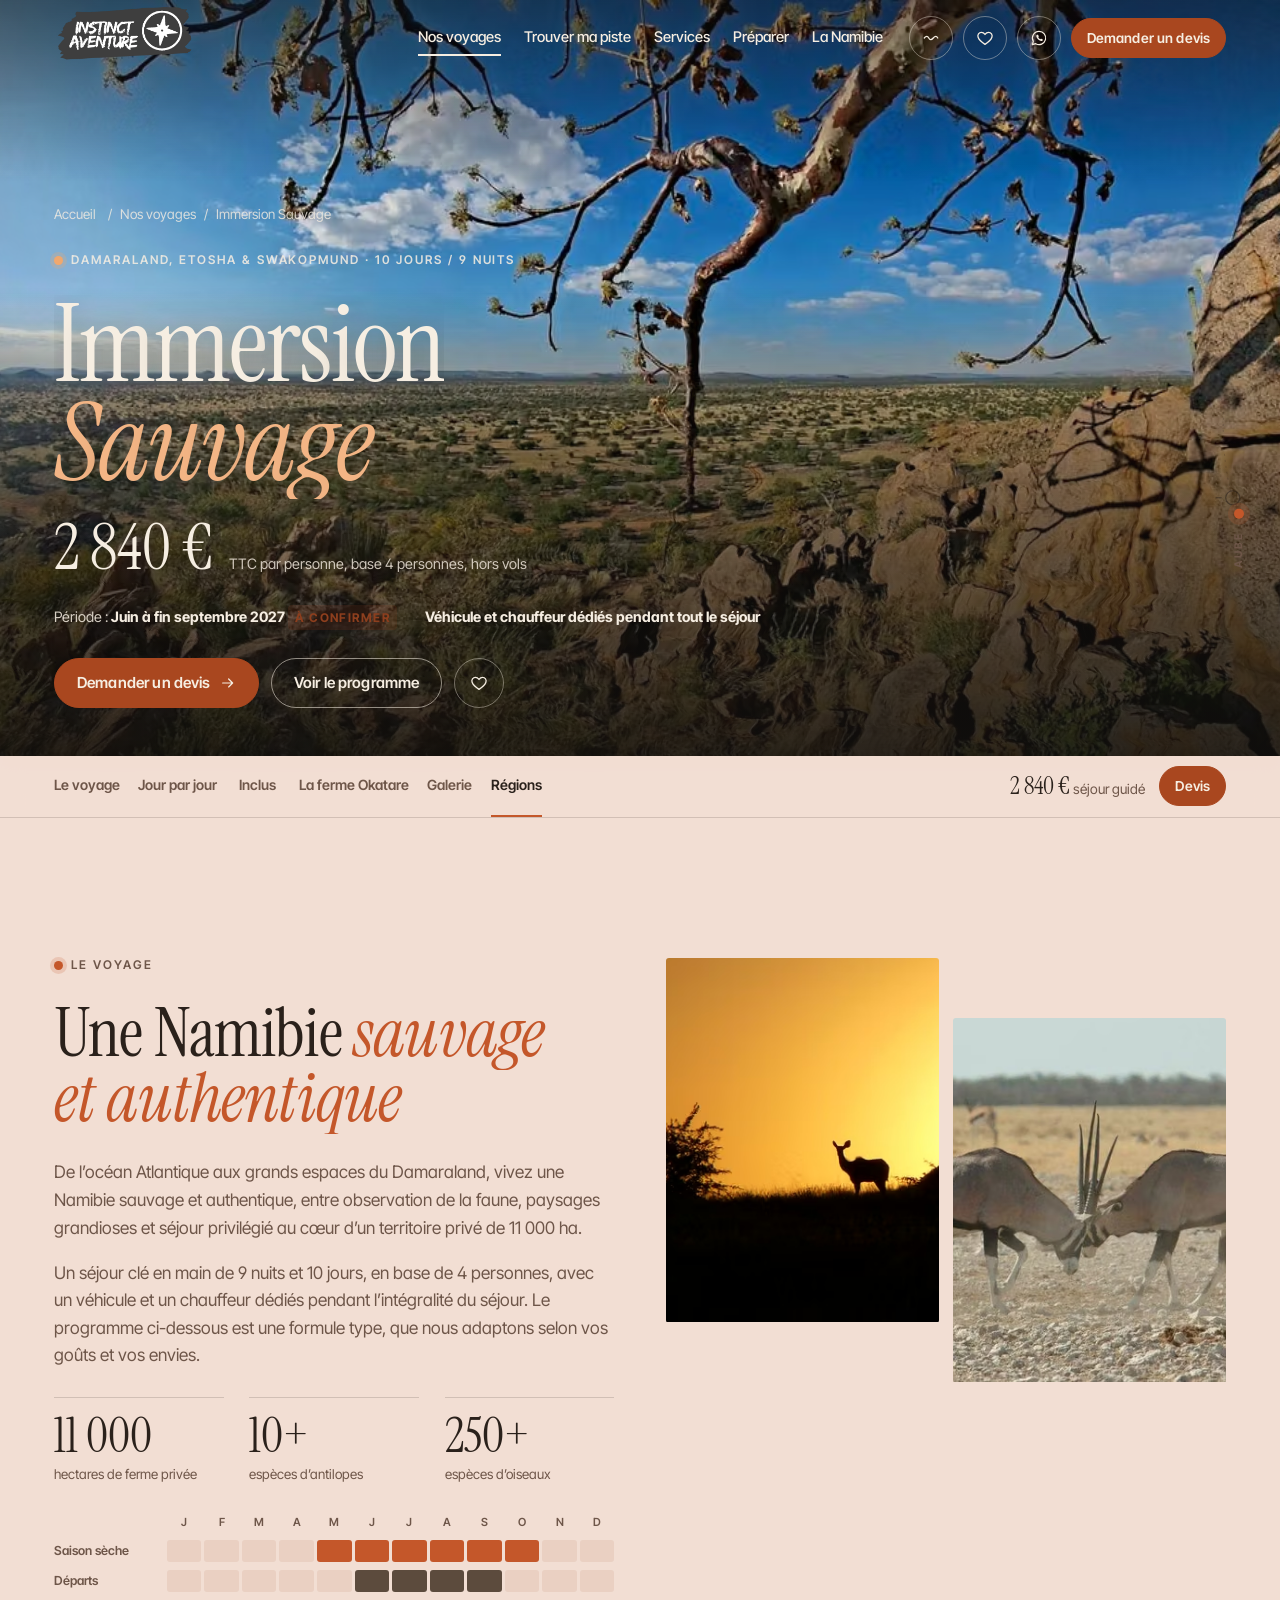
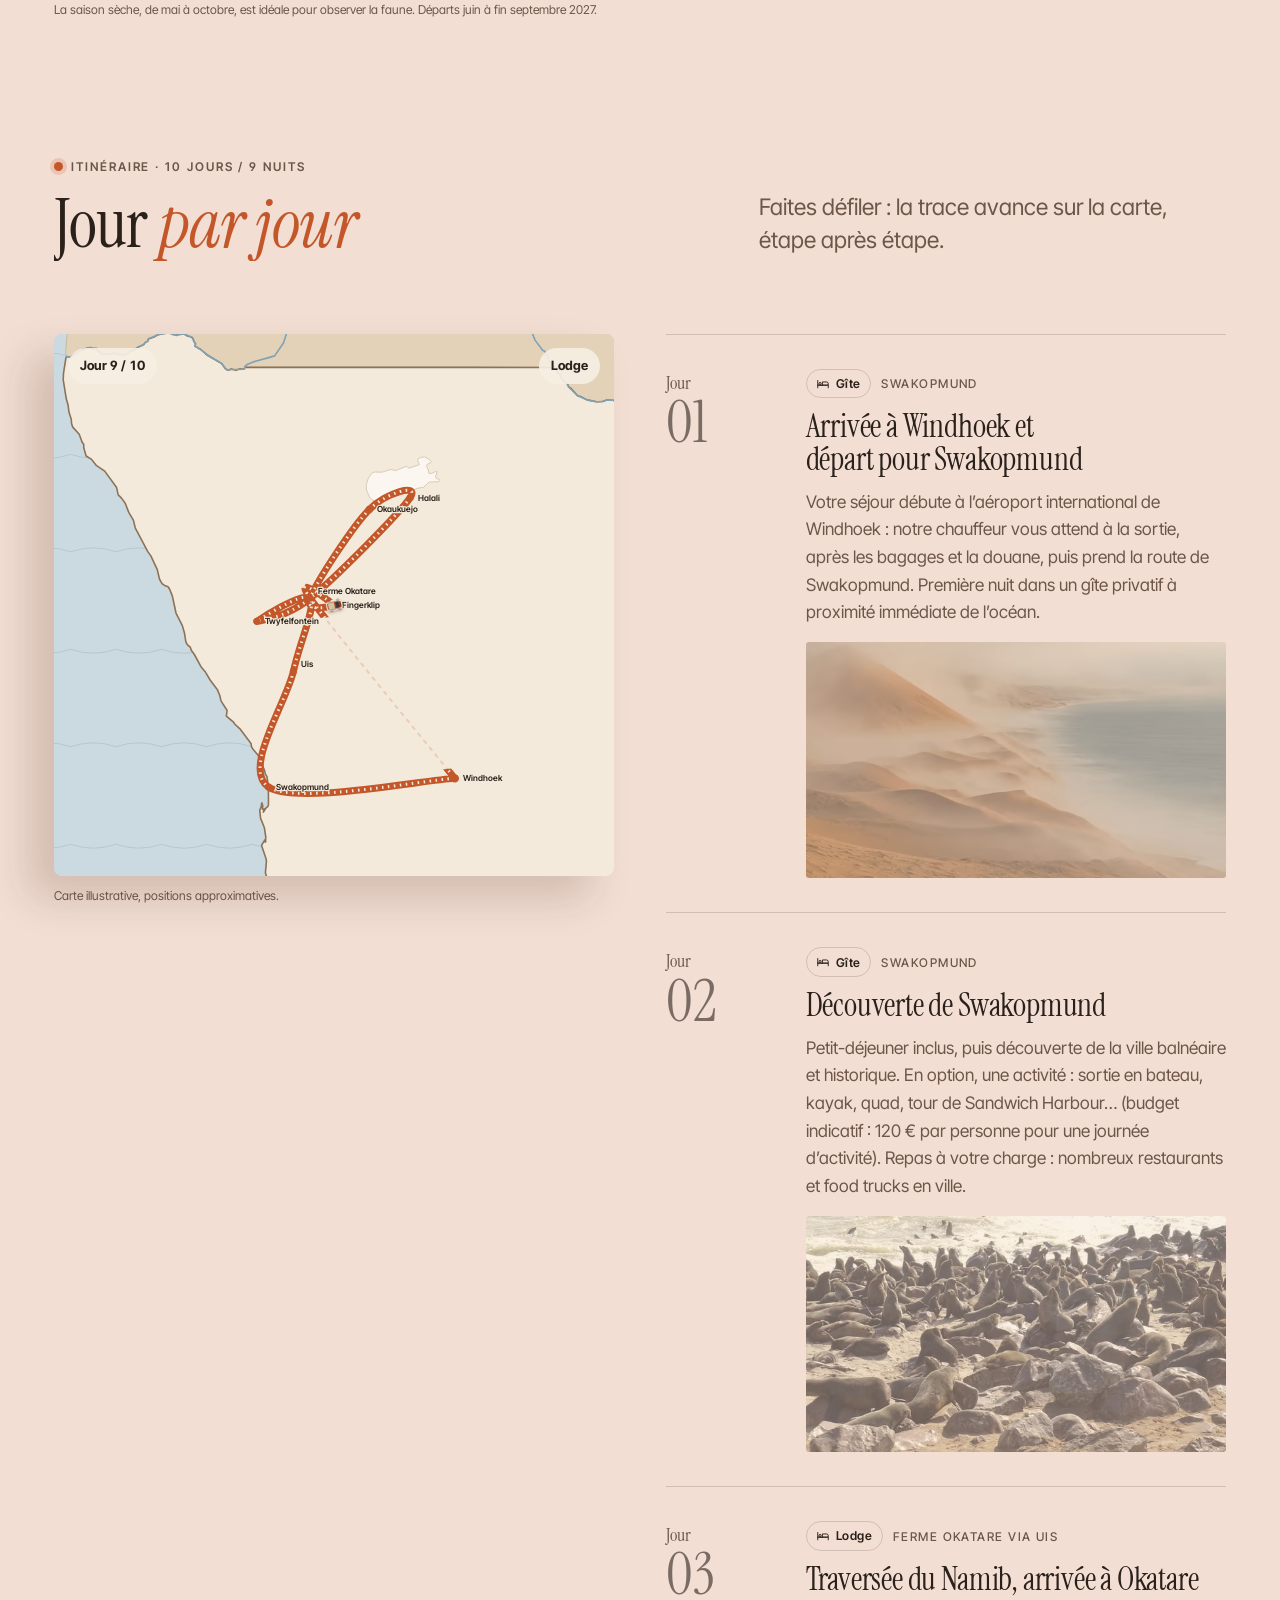
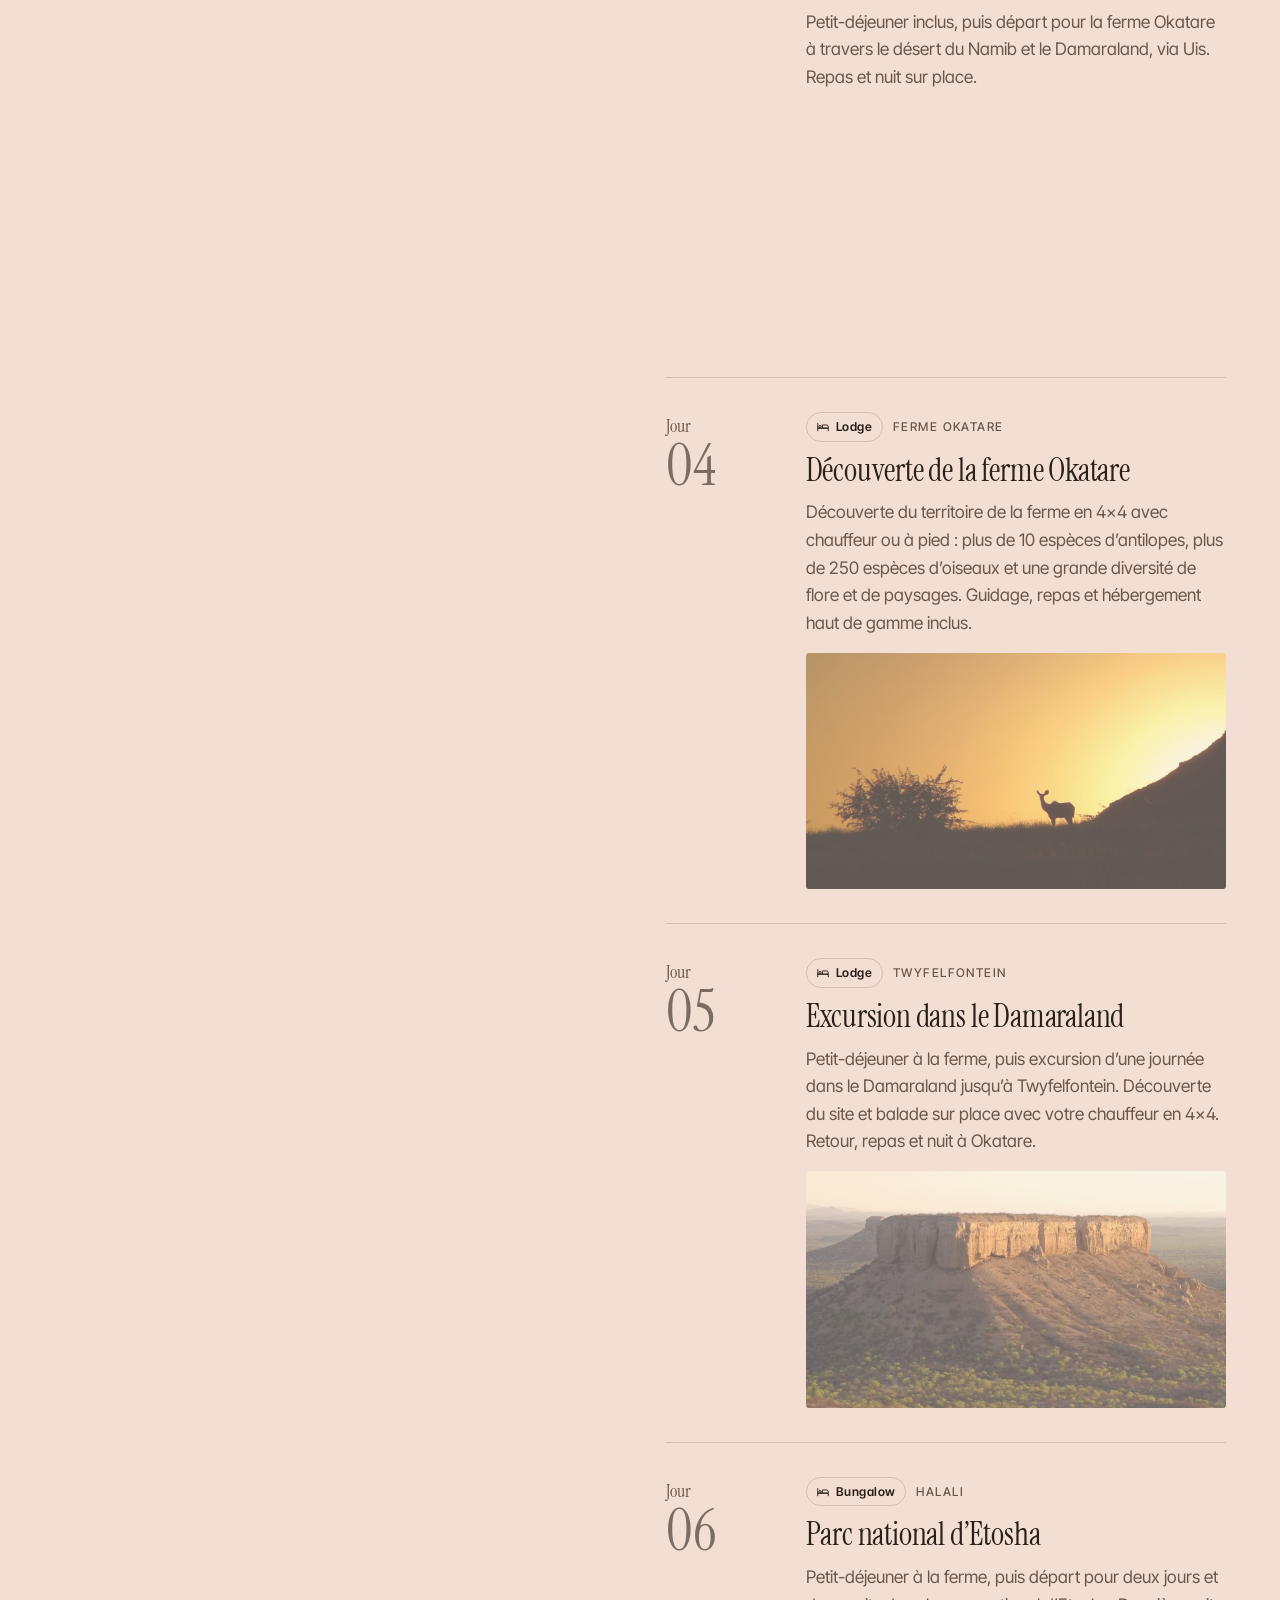
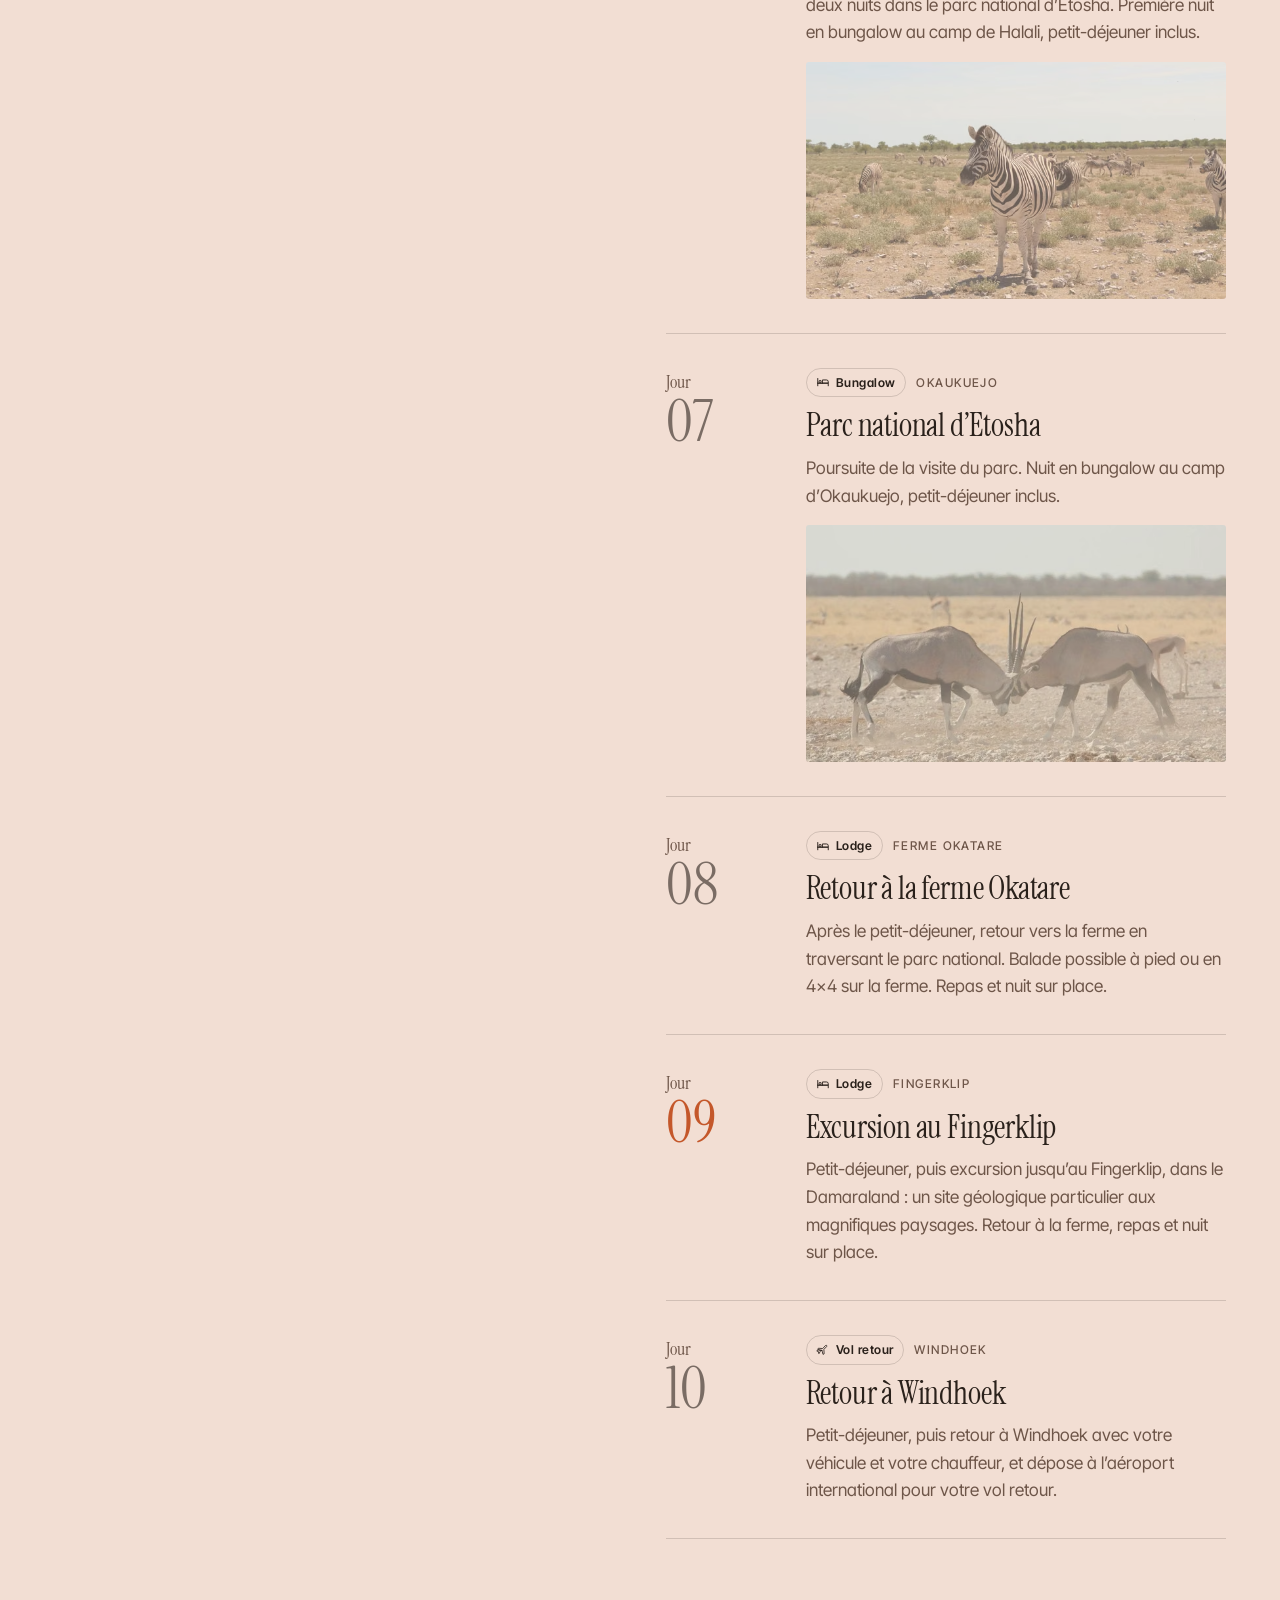
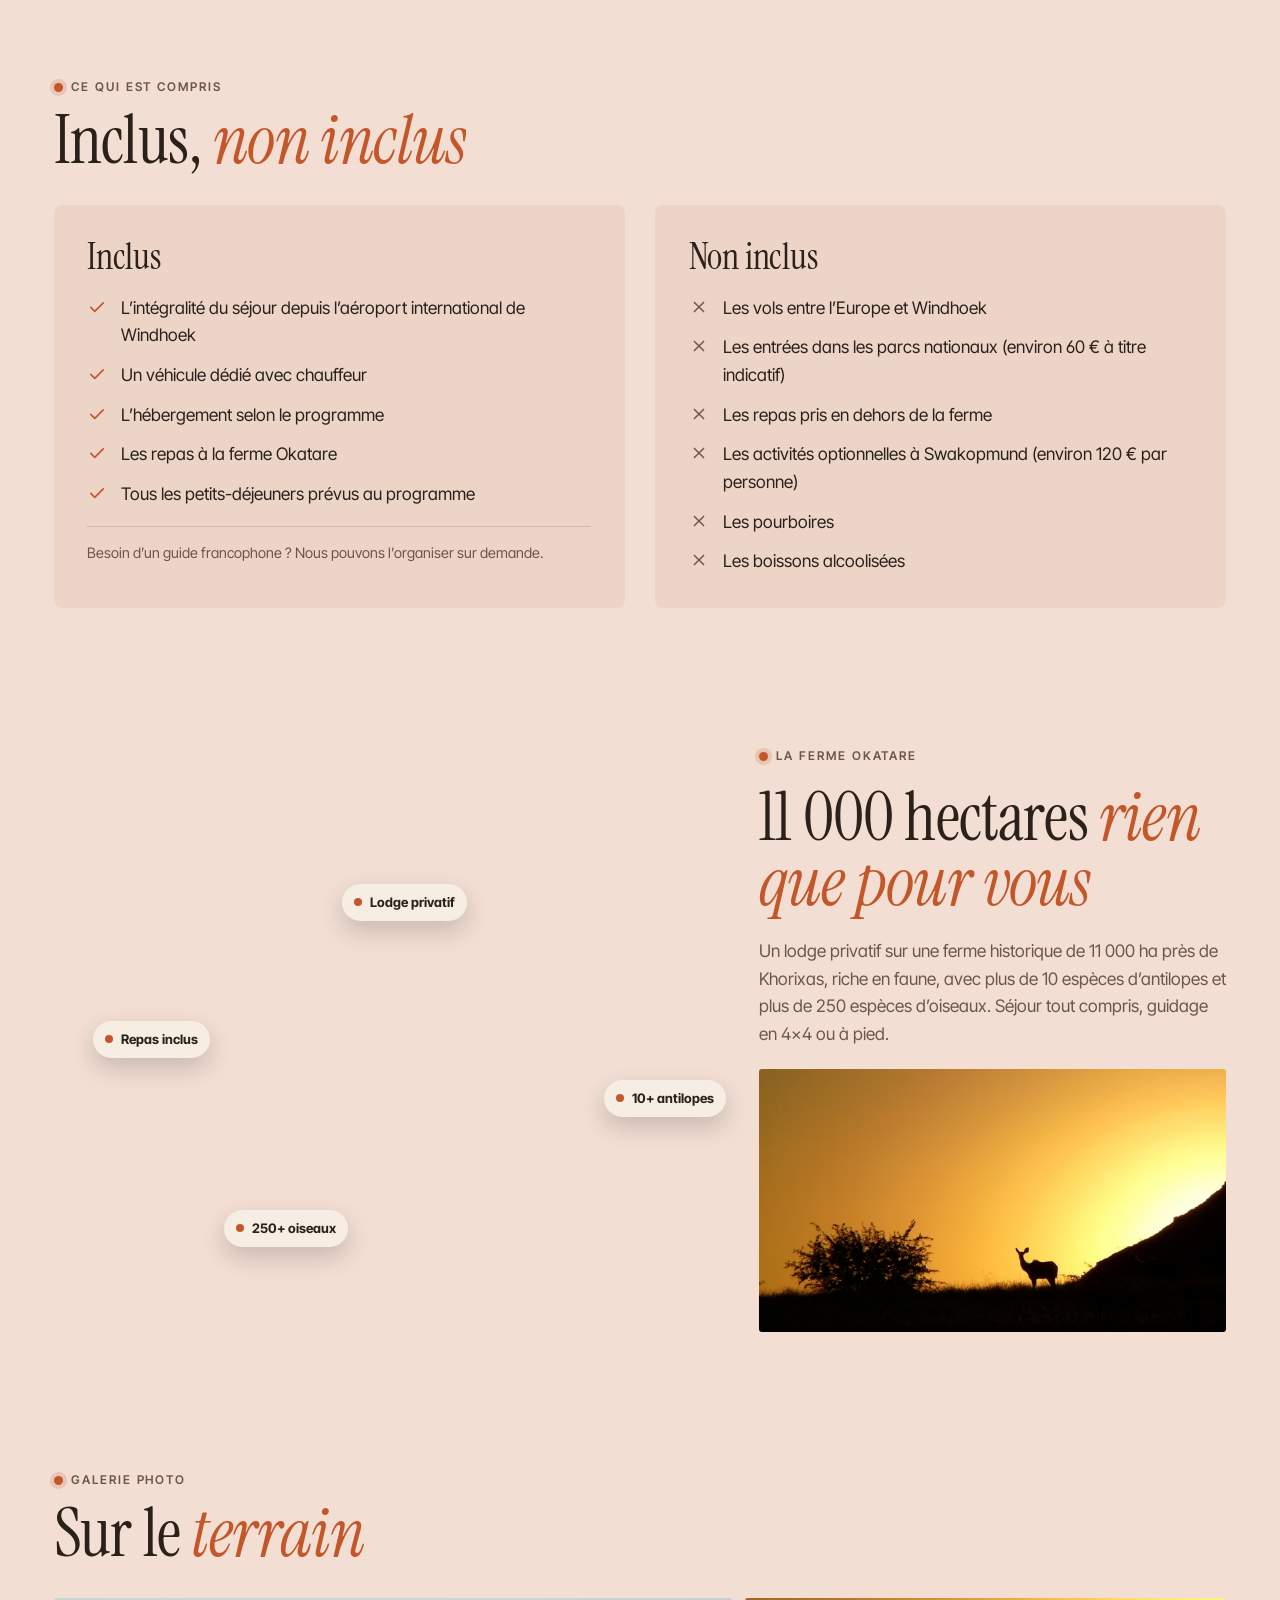
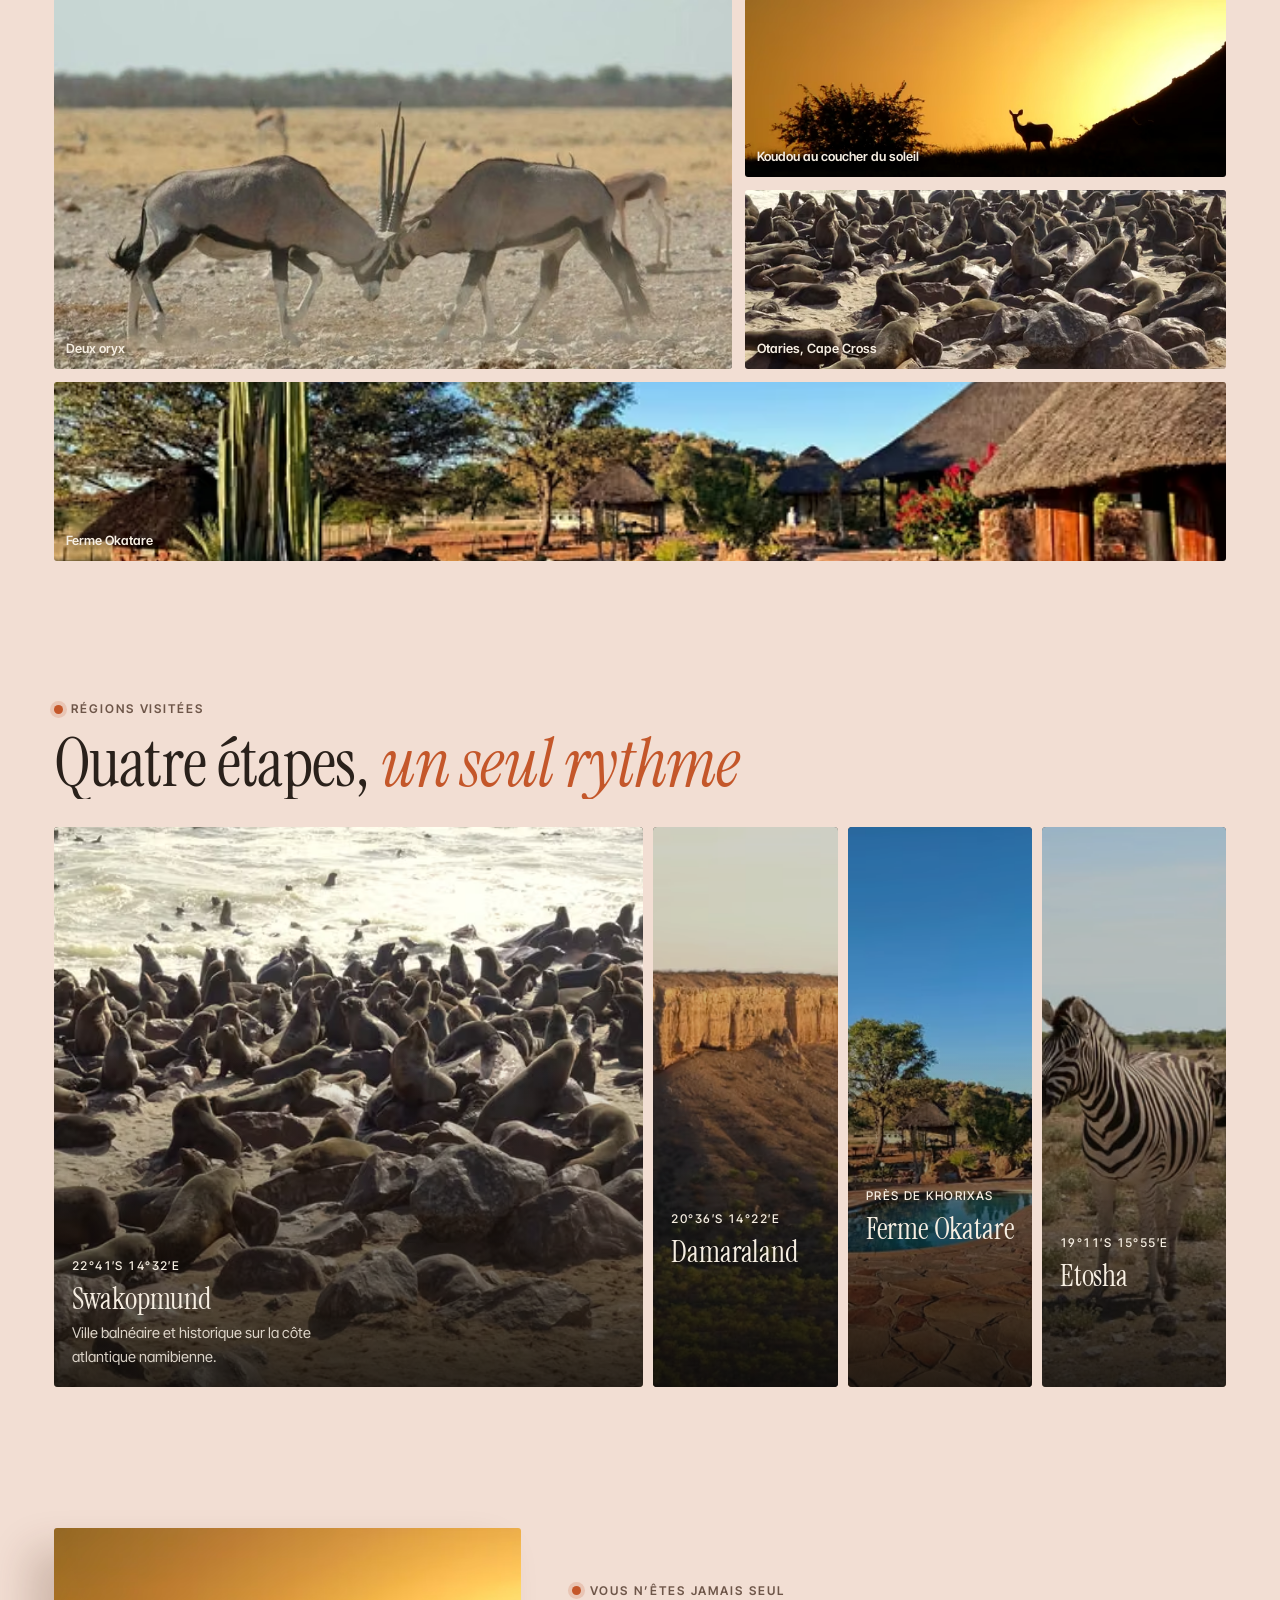
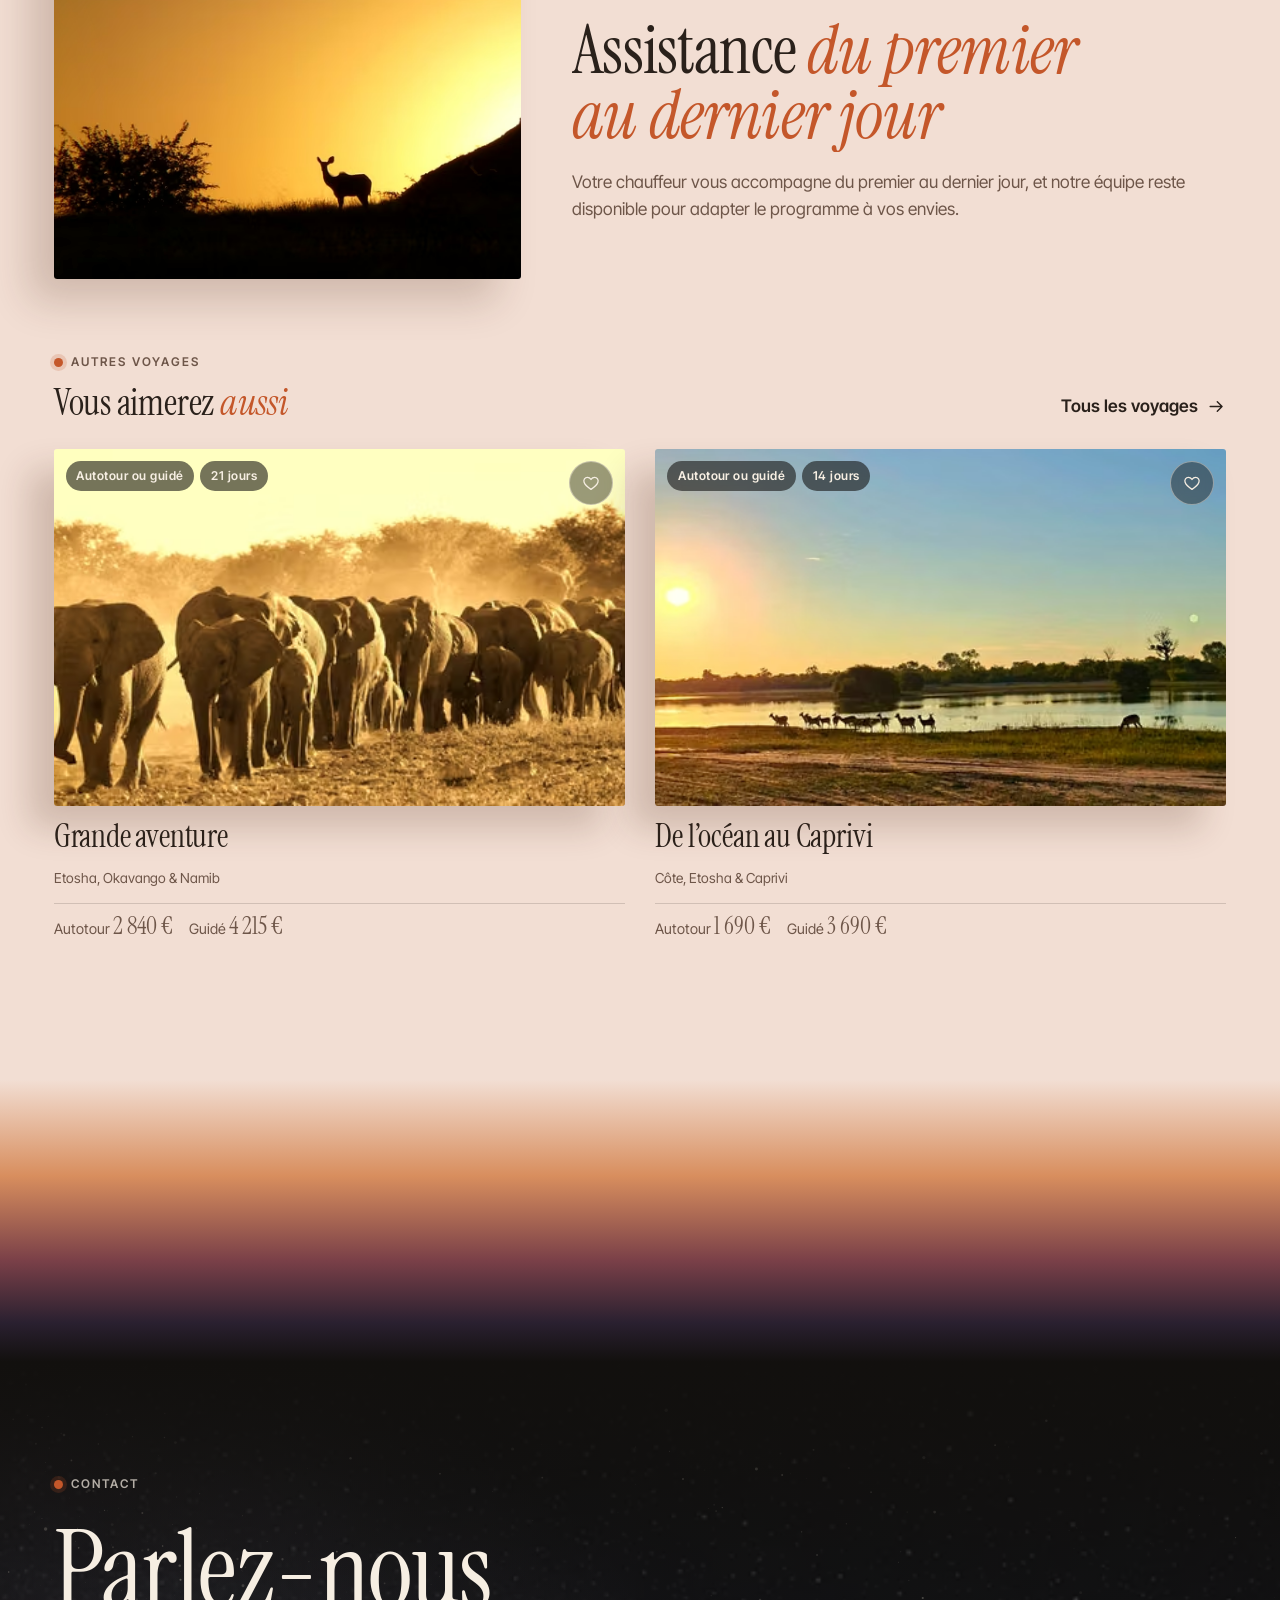
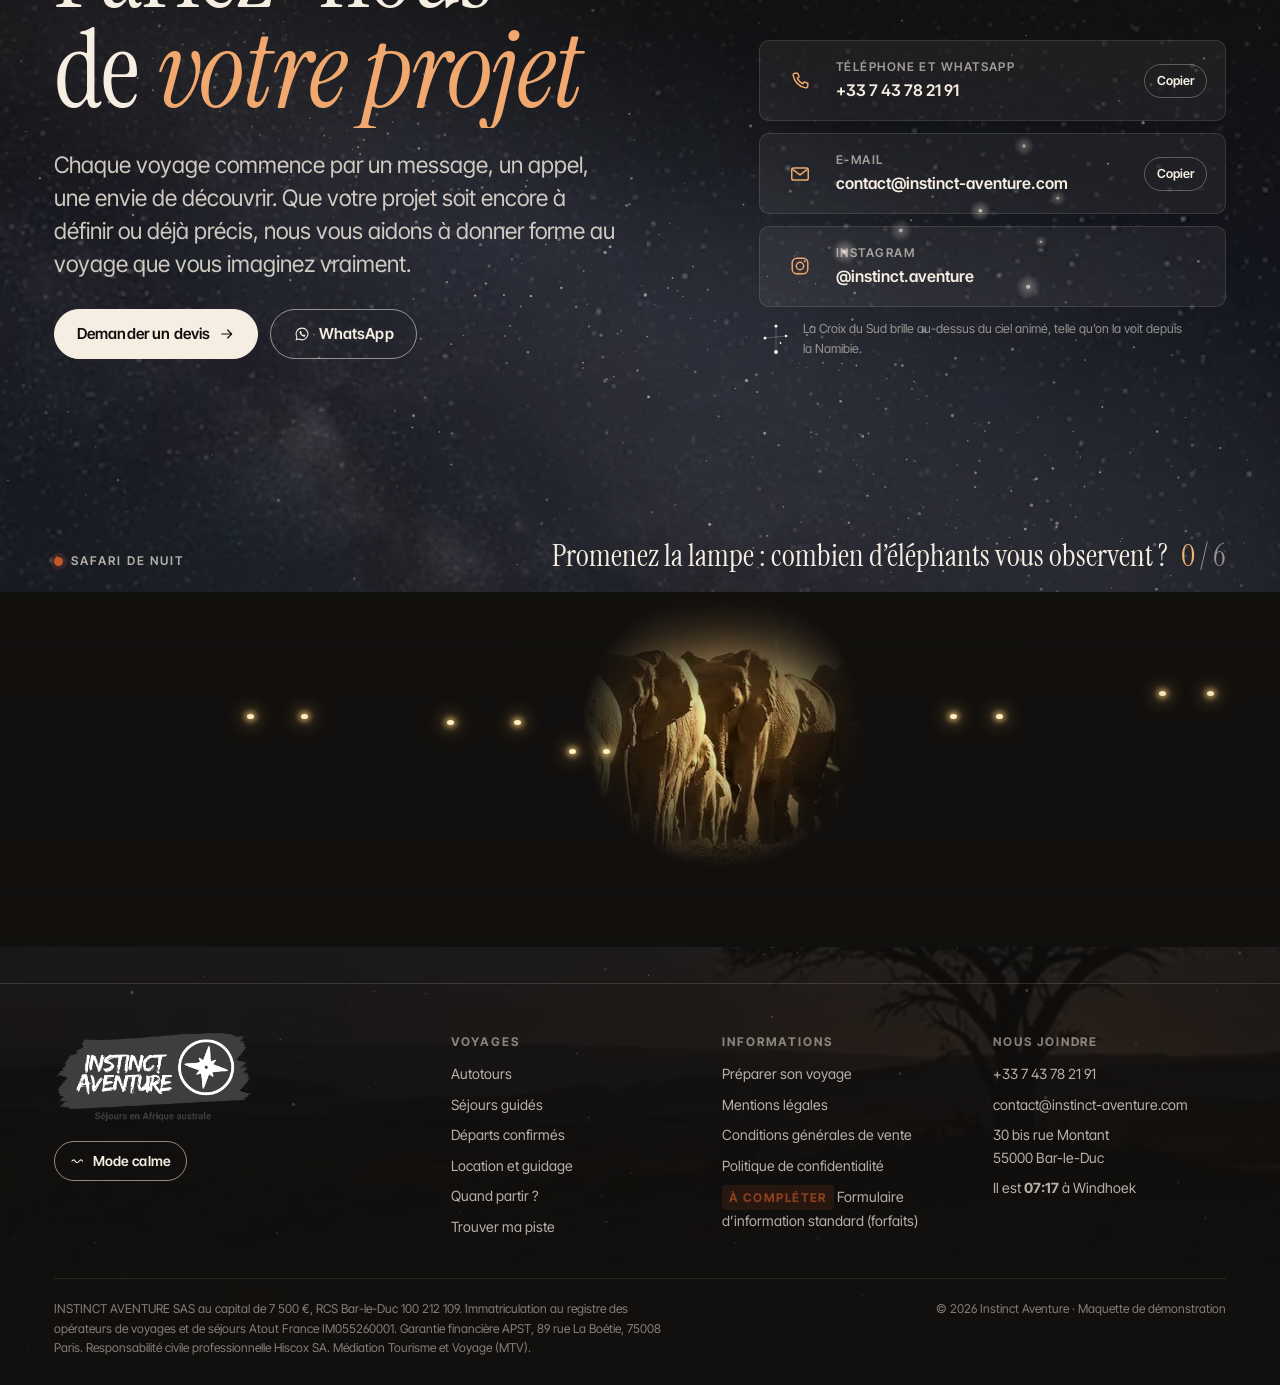
<file: immersion-sauvage.html>
<!doctype html>
<html lang="fr" class="no-js">
<head>
<meta charset="utf-8">
<meta name="viewport" content="width=device-width, initial-scale=1, viewport-fit=cover">
<title>Immersion Sauvage · Instinct Aventure</title>
<meta name="description" content="De l’océan Atlantique aux grands espaces du Damaraland, vivez une Namibie sauvage et authentique, entre observation de la faune, paysages grandioses et…">
<meta name="theme-color" content="#12100E">
<link rel="preload" href="assets/fonts/instrument-serif.woff2" as="font" type="font/woff2" crossorigin>
<link rel="preload" href="assets/fonts/inter-tight.woff2" as="font" type="font/woff2" crossorigin>
<link rel="stylesheet" href="assets/css/main.css?v=20261029-5">
<link rel="icon" href="assets/img/favicon.png" type="image/png">
<link rel="apple-touch-icon" href="assets/img/apple-touch-icon.png">
<script type="speculationrules">{"prefetch":[{"where":{"and":[{"href_matches":"/*"},{"not":{"selector_matches":"[target=_blank]"}}]},"eagerness":"moderate"}]}</script>
<script>(function(h){h.classList.remove('no-js');h.classList.add('js');var c=null,v=null;try{c=localStorage.getItem('ia-calme');v=sessionStorage.getItem('ia-voile')}catch(e){}var r=window.matchMedia&&matchMedia('(prefers-reduced-motion: reduce)').matches;if(c==='1'||(c!=='0'&&r))h.classList.add('is-calm');if(v==='1'&&!h.classList.contains('is-calm'))h.classList.add('veil-in')})(document.documentElement)</script>

<link rel="canonical" href="https://instinct-aventure-maquette.vercel.app/immersion-sauvage">
<meta name="robots" content="noindex, nofollow">
<meta property="og:type" content="website">
<meta property="og:locale" content="fr_FR">
<meta property="og:site_name" content="Instinct Aventure">
<meta property="og:title" content="Immersion Sauvage · Instinct Aventure">
<meta property="og:description" content="De l’océan Atlantique aux grands espaces du Damaraland, vivez une Namibie sauvage et authentique, entre observation de la faune, paysages grandioses et…">
<meta property="og:url" content="https://instinct-aventure-maquette.vercel.app/immersion-sauvage">
<meta property="og:image" content="https://instinct-aventure-maquette.vercel.app/assets/img/partage-instinct-aventure.jpg">
<meta name="twitter:card" content="summary_large_image">
<script type="application/ld+json">{"@context": "https://schema.org", "@graph": [{"@type": "TravelAgency", "@id": "https://instinct-aventure-maquette.vercel.app/#agence", "name": "Instinct Aventure", "url": "https://instinct-aventure-maquette.vercel.app/", "telephone": "+33 7 43 78 21 91", "email": "contact@instinct-aventure.com", "address": {"@type": "PostalAddress", "streetAddress": "30 bis rue Montant", "postalCode": "55000", "addressLocality": "Bar-le-Duc", "addressCountry": "FR"}, "sameAs": ["https://www.instagram.com/instinct.aventure"], "description": "Voyages sur mesure en Namibie : autotours, séjours guidés et services. Immatriculation Atout France IM055260001."}, {"@type": "TouristTrip", "name": "Immersion Sauvage", "description": "De l’océan Atlantique aux grands espaces du Damaraland, vivez une Namibie sauvage et authentique, entre observation de la faune, paysages grandioses et…", "url": "https://instinct-aventure-maquette.vercel.app/immersion-sauvage", "image": "https://instinct-aventure-maquette.vercel.app/assets/img/immersion-panorama-1280.webp", "provider": {"@id": "https://instinct-aventure-maquette.vercel.app/#agence"}, "offers": [{"@type": "Offer", "name": "Immersion Sauvage", "price": 2840, "priceCurrency": "EUR", "description": "TTC par personne, base 4 personnes, hors vols", "availability": "https://schema.org/InStock", "url": "https://instinct-aventure-maquette.vercel.app/immersion-sauvage", "seller": {"@id": "https://instinct-aventure-maquette.vercel.app/#agence"}}], "itinerary": {"@type": "ItemList", "itemListElement": [{"@type": "ListItem", "position": 1, "item": {"@type": "Place", "name": "Swakopmund"}}, {"@type": "ListItem", "position": 2, "item": {"@type": "Place", "name": "Ferme Okatare"}}, {"@type": "ListItem", "position": 3, "item": {"@type": "Place", "name": "Twyfelfontein"}}, {"@type": "ListItem", "position": 4, "item": {"@type": "Place", "name": "Halali"}}, {"@type": "ListItem", "position": 5, "item": {"@type": "Place", "name": "Okaukuejo"}}, {"@type": "ListItem", "position": 6, "item": {"@type": "Place", "name": "Ferme Okatare"}}, {"@type": "ListItem", "position": 7, "item": {"@type": "Place", "name": "Fingerklip"}}, {"@type": "ListItem", "position": 8, "item": {"@type": "Place", "name": "Windhoek"}}]}}]}</script>
</head>
<body data-page="circuit">
<svg class="fx" aria-hidden="true" focusable="false">
  <defs>
    <filter id="mirage" x="-5%" y="-5%" width="110%" height="110%">
      <feTurbulence type="fractalNoise" baseFrequency="0.004 0.06" numOctaves="2" seed="3" result="n">
        <animate attributeName="baseFrequency" dur="6s" values="0.004 0.06;0.006 0.075;0.004 0.06" repeatCount="indefinite"/>
      </feTurbulence>
      <feDisplacementMap in="SourceGraphic" in2="n" scale="14" xChannelSelector="R" yChannelSelector="G"/>
    </filter>
    <filter id="ripple" x="-5%" y="-5%" width="110%" height="110%">
      <feTurbulence type="turbulence" baseFrequency="0.012 0.03" numOctaves="1" seed="8" result="r">
        <animate attributeName="baseFrequency" dur="5s" values="0.012 0.03;0.016 0.04;0.012 0.03" repeatCount="indefinite"/>
      </feTurbulence>
      <feDisplacementMap in="SourceGraphic" in2="r" scale="10" xChannelSelector="R" yChannelSelector="B"/>
    </filter>
  </defs>
  <symbol id="i-arrow" viewBox="0 0 24 24"><path d="M4 12h15m-6-6 6 6-6 6" fill="none" stroke="currentColor" stroke-width="1.8" stroke-linecap="round" stroke-linejoin="round"/></symbol>
  <symbol id="i-arrow-l" viewBox="0 0 24 24"><path d="M20 12H5m6-6-6 6 6 6" fill="none" stroke="currentColor" stroke-width="1.8" stroke-linecap="round" stroke-linejoin="round"/></symbol>
  <symbol id="i-wa" viewBox="0 0 24 24"><path d="M12 3.2a8.8 8.8 0 0 0-7.6 13.2L3.2 20.8l4.5-1.2A8.8 8.8 0 1 0 12 3.2Z" fill="none" stroke="currentColor" stroke-width="1.6" stroke-linejoin="round"/><path d="M9 8.3c.3-.6.6-.6.9-.6h.5c.2 0 .4.1.5.4l.7 1.6c.1.2 0 .5-.1.6l-.5.6c.6 1.2 1.6 2.1 2.8 2.7l.6-.6c.2-.2.4-.2.6-.1l1.6.7c.3.1.4.3.4.6v.5c0 .3-.1.7-.6 1-1 .5-2.3.4-4-.6a9.2 9.2 0 0 1-3.3-3.4c-.9-1.6-.9-3-.1-4Z" fill="currentColor"/></symbol>
  <symbol id="i-mail" viewBox="0 0 24 24"><rect x="3" y="5.5" width="18" height="13" rx="2" fill="none" stroke="currentColor" stroke-width="1.6"/><path d="m4 7 8 6 8-6" fill="none" stroke="currentColor" stroke-width="1.6" stroke-linejoin="round"/></symbol>
  <symbol id="i-insta" viewBox="0 0 24 24"><rect x="3.5" y="3.5" width="17" height="17" rx="5" fill="none" stroke="currentColor" stroke-width="1.6"/><circle cx="12" cy="12" r="4" fill="none" stroke="currentColor" stroke-width="1.6"/><circle cx="17.2" cy="6.8" r="1.1" fill="currentColor"/></symbol>
  <symbol id="i-phone" viewBox="0 0 24 24"><path d="M6.5 3.5h3l1.5 4-2 1.3a10.5 10.5 0 0 0 6.2 6.2l1.3-2 4 1.5v3a2 2 0 0 1-2.2 2A16.5 16.5 0 0 1 4.5 5.7a2 2 0 0 1 2-2.2Z" fill="none" stroke="currentColor" stroke-width="1.6" stroke-linejoin="round"/></symbol>
  <symbol id="i-wheel" viewBox="0 0 24 24"><circle cx="12" cy="12" r="8.5" fill="none" stroke="currentColor" stroke-width="1.7"/><circle cx="12" cy="12" r="2.2" fill="none" stroke="currentColor" stroke-width="1.7"/><path d="M3.8 10.5c3 .8 5.4.9 6-.3M20.2 10.5c-3 .8-5.4.9-6-.3M12 14.2v6" fill="none" stroke="currentColor" stroke-width="1.7" stroke-linecap="round"/></symbol>
  <symbol id="i-guide" viewBox="0 0 24 24"><circle cx="12" cy="7.5" r="3.5" fill="none" stroke="currentColor" stroke-width="1.7"/><path d="M5 20c.6-4 3.4-6 7-6s6.4 2 7 6" fill="none" stroke="currentColor" stroke-width="1.7" stroke-linecap="round"/><path d="M8.3 6h7.4" stroke="currentColor" stroke-width="1.7" stroke-linecap="round"/></symbol>
  <symbol id="i-check" viewBox="0 0 24 24"><path d="m4.5 12.5 4.8 4.8L19.5 7" fill="none" stroke="currentColor" stroke-width="2" stroke-linecap="round" stroke-linejoin="round"/></symbol>
  <symbol id="i-cross" viewBox="0 0 24 24"><path d="M6.5 6.5l11 11m0-11-11 11" fill="none" stroke="currentColor" stroke-width="1.8" stroke-linecap="round"/></symbol>
  <symbol id="i-menu" viewBox="0 0 24 24"><path d="M4 8h16M4 16h16" fill="none" stroke="currentColor" stroke-width="1.8" stroke-linecap="round"/></symbol>
  <symbol id="i-calm" viewBox="0 0 24 24"><path d="M3 12c2.5-3 4.5-3 6 0s3.5 3 6 0 4.5-3 6 0" fill="none" stroke="currentColor" stroke-width="1.7" stroke-linecap="round"/></symbol>
  <symbol id="i-route" viewBox="0 0 32 32"><path d="M8 27c0-5 16-4 16-10S8 13 8 7" fill="none" stroke="currentColor" stroke-width="1.6" stroke-dasharray="2.5 3" stroke-linecap="round"/><circle cx="8" cy="7" r="3" fill="none" stroke="currentColor" stroke-width="1.6"/><path d="M24 22l0 7m0-7 4 2-4 2" fill="none" stroke="currentColor" stroke-width="1.6" stroke-linejoin="round"/></symbol>
  <symbol id="i-group" viewBox="0 0 32 32"><circle cx="11" cy="11" r="4" fill="none" stroke="currentColor" stroke-width="1.6"/><circle cx="22" cy="12.5" r="3.2" fill="none" stroke="currentColor" stroke-width="1.6"/><path d="M3.5 26c.8-5 3.7-7.5 7.5-7.5s6.7 2.5 7.5 7.5M18.5 19.5c1-.6 2.2-1 3.5-1 3.2 0 5.6 2.2 6.3 6" fill="none" stroke="currentColor" stroke-width="1.6" stroke-linecap="round"/></symbol>
  <symbol id="i-key" viewBox="0 0 32 32"><circle cx="10.5" cy="16" r="5.5" fill="none" stroke="currentColor" stroke-width="1.6"/><path d="M16 16h12m-4 0v4m-4-4v3" fill="none" stroke="currentColor" stroke-width="1.6" stroke-linecap="round"/><rect x="5" y="25" width="22" height="3" rx="1.5" fill="none" stroke="currentColor" stroke-width="1.4"/></symbol>
  <symbol id="i-compass" viewBox="0 0 32 32"><circle cx="16" cy="16" r="12" fill="none" stroke="currentColor" stroke-width="1.6"/><path d="m16 7 3 9-3 9-3-9Z" fill="none" stroke="currentColor" stroke-width="1.6" stroke-linejoin="round"/><circle cx="16" cy="16" r="1.4" fill="currentColor"/></symbol>
  <symbol id="i-car" viewBox="0 0 24 24"><path d="M3 15.5V12l2-4.5h9l3 4.5h3v4H3Z" fill="currentColor"/><circle cx="7" cy="16.5" r="2.3" fill="currentColor" stroke="#F6EEE2" stroke-width="1.4"/><circle cx="16.5" cy="16.5" r="2.3" fill="currentColor" stroke="#F6EEE2" stroke-width="1.4"/><path d="M6.5 7.5h7" stroke="#F6EEE2" stroke-width="1.2"/></symbol>
  <symbol id="i-sun" viewBox="0 0 24 24"><circle cx="12" cy="12" r="4" fill="currentColor"/><path d="M12 2.5v2.5M12 19v2.5M2.5 12H5M19 12h2.5M5.3 5.3l1.8 1.8M16.9 16.9l1.8 1.8M5.3 18.7l1.8-1.8M16.9 7.1l1.8-1.8" stroke="currentColor" stroke-width="1.6" stroke-linecap="round"/></symbol>
  <symbol id="i-signal" viewBox="0 0 24 24"><path d="M12 13.5a1.5 1.5 0 1 0 0-3 1.5 1.5 0 0 0 0 3ZM8.2 15.8a5.4 5.4 0 0 1 0-7.6m7.6 0a5.4 5.4 0 0 1 0 7.6M5.4 18.6a9.4 9.4 0 0 1 0-13.2m13.2 0a9.4 9.4 0 0 1 0 13.2" fill="none" stroke="currentColor" stroke-width="1.6" stroke-linecap="round"/></symbol>
  <symbol id="i-tent" viewBox="0 0 24 24"><path d="M2.5 19.5h19M12 4.5 3.5 19.5m8.5-15 8.5 15M12 4.5v15m0-6-3 6m3-6 3 6" fill="none" stroke="currentColor" stroke-width="1.6" stroke-linejoin="round" stroke-linecap="round"/></symbol>
  <symbol id="i-bed" viewBox="0 0 24 24"><path d="M3 18.5V6m0 8h18v4.5M3 14h18v-2.5a3 3 0 0 0-3-3h-7v5.5" fill="none" stroke="currentColor" stroke-width="1.6" stroke-linejoin="round" stroke-linecap="round"/><circle cx="7" cy="11" r="1.8" fill="none" stroke="currentColor" stroke-width="1.6"/></symbol>
  <symbol id="i-plane" viewBox="0 0 24 24"><path d="M10.5 13 3 11l1-2 7.5.5L16 4.5c.8-.8 2.2-.8 2.5 0 .3.6 0 1.4-.6 2L13.5 11l.5 7.5-2 1-2-7.5-3.5 3-.5 2.5-1.5.5-.5-3.5L1.5 14l.5-1.5 2.5-.5Z" fill="none" stroke="currentColor" stroke-width="1.4" stroke-linejoin="round"/></symbol>
  <symbol id="i-passport" viewBox="0 0 24 24"><rect x="5" y="3" width="14" height="18" rx="2" fill="none" stroke="currentColor" stroke-width="1.7"/><circle cx="12" cy="10.5" r="3.2" fill="none" stroke="currentColor" stroke-width="1.5"/><path d="M8.8 16.5h6.4" stroke="currentColor" stroke-width="1.7" stroke-linecap="round"/></symbol>
  <symbol id="i-health" viewBox="0 0 24 24"><path d="M9.5 4h5v5.5H20v5h-5.5V20h-5v-5.5H4v-5h5.5Z" fill="none" stroke="currentColor" stroke-width="1.7" stroke-linejoin="round"/></symbol>
  <symbol id="i-bag" viewBox="0 0 24 24"><rect x="4" y="7.5" width="16" height="12.5" rx="2.5" fill="none" stroke="currentColor" stroke-width="1.7"/><path d="M9 7.5V5.5a1.5 1.5 0 0 1 1.5-1.5h3A1.5 1.5 0 0 1 15 5.5v2M4 12.5h16" fill="none" stroke="currentColor" stroke-width="1.7" stroke-linecap="round"/></symbol>
  <symbol id="i-moon" viewBox="0 0 24 24"><path d="M19.5 14.6A8 8 0 0 1 9.4 4.5a8 8 0 1 0 10.1 10.1Z" fill="none" stroke="currentColor" stroke-width="1.7" stroke-linejoin="round"/></symbol>
  <symbol id="i-heart" viewBox="0 0 24 24"><path d="M12 20.5s-7.5-4.6-9.2-9.4C1.6 7.6 3.9 4.5 7.2 4.5c2 0 3.6 1.1 4.8 2.8 1.2-1.7 2.8-2.8 4.8-2.8 3.3 0 5.6 3.1 4.4 6.6-1.7 4.8-9.2 9.4-9.2 9.4Z" fill="var(--heart-fill, none)" stroke="currentColor" stroke-width="1.7" stroke-linejoin="round"/></symbol>
  <symbol id="i-compare" viewBox="0 0 24 24"><path d="M8 4v16M16 4v16M4 8h8M12 16h8" fill="none" stroke="currentColor" stroke-width="1.7" stroke-linecap="round"/></symbol>
  <symbol id="i-copy" viewBox="0 0 24 24"><rect x="8" y="8" width="12" height="12" rx="2" fill="none" stroke="currentColor" stroke-width="1.6"/><path d="M16 8V6a2 2 0 0 0-2-2H6a2 2 0 0 0-2 2v8a2 2 0 0 0 2 2h2" fill="none" stroke="currentColor" stroke-width="1.6"/></symbol>
</svg>
<div class="cursor" aria-hidden="true"><div class="cursor__ring"></div><div class="cursor__dot"></div><div class="cursor__label">Carte</div></div>
<div class="veil" aria-hidden="true"><div class="veil__edge"></div></div>
<div class="dial" aria-hidden="true">
  <svg viewBox="0 0 46 190"><path class="dial__track" d="M23 182 C 2 140, 2 50, 23 8"/><g class="dial__now" data-dial-now><circle r="7"/><path d="M-11 0h-6"/></g><circle class="dial__halo" cx="23" cy="182" r="11"/><circle class="dial__sun" cx="23" cy="182" r="5"/></svg>
  <span class="dial__label">Aube</span>
</div>

<a class="sr-only" href="#contenu">Aller au contenu</a>
<header class="hd" data-hd>
  <div class="wrap hd__in">
    <a class="hd__logo" href="index.html" aria-label="Instinct Aventure, accueil" data-magnetic="6">
      <img src="assets/img/logo-header.webp" width="1042" height="476" alt="Instinct Aventure">
    </a>
    <nav class="hd__nav" aria-label="Navigation principale">
      <a href="voyages.html" data-nav="voyages">Nos voyages</a>
      <a href="voyages.html#trouver-ma-piste" data-quiz data-nav="quiz">Trouver ma piste</a>
      <a href="voyages.html#services" data-nav="services">Services</a>
      <a href="preparer.html" data-nav="preparer">Préparer<span class="hd__long"> son voyage</span></a>
      <a href="index.html#namibie" data-nav="namibie">La Namibie</a>
    </nav>
    <div class="hd__act">
      <div class="hd__clock" title="Heure locale à Windhoek (Namibie)"><span>Windhoek</span><b data-clock>--:--</b></div>
      <button class="icon-btn calm-btn" type="button" data-calm aria-pressed="false" aria-label="Mode calme&nbsp;: réduire les animations" title="Mode calme"><svg aria-hidden="true"><use href="#i-calm"/></svg></button>
      <button class="icon-btn env-btn" type="button" data-envies-open aria-label="Ma liste d’envies"><svg aria-hidden="true"><use href="#i-heart"/></svg><span class="env-count" data-envies-count hidden>0</span></button>
      <a class="icon-btn wa-btn" href="https://wa.me/33743782191" target="_blank" rel="noopener" aria-label="Écrire sur WhatsApp au +33 7 43 78 21 91"><svg aria-hidden="true"><use href="#i-wa"/></svg></a>
      <button class="btn btn--sm btn--devis" type="button" data-devis data-magnetic="10">Demander un devis</button>
      <button class="icon-btn hd__burger" type="button" data-menu aria-expanded="false" aria-controls="menu" aria-label="Ouvrir le menu"><svg aria-hidden="true"><use href="#i-menu"/></svg></button>
    </div>
  </div>
</header>
<div class="menu" id="menu" aria-hidden="true">
  <nav aria-label="Menu">
    <a href="voyages.html">Nos <em>voyages</em></a>
    <a href="voyages.html#trouver-ma-piste" data-quiz>Trouver ma <em>piste</em></a>
    <a href="voyages.html#departs">Départs confirmés</a>
    <a href="voyages.html#services">Services</a>
    <a href="preparer.html">Préparer son voyage</a>
    <a href="index.html#namibie">La Namibie</a>
  </nav>
  <div class="menu__foot">
    <div class="btn-row">
      <button class="btn" type="button" data-devis>Demander un devis</button>
      <a class="btn btn--ghost-light" href="https://wa.me/33743782191" target="_blank" rel="noopener"><svg aria-hidden="true"><use href="#i-wa"/></svg>WhatsApp</a>
    </div>
    <p><a class="tel-link" href="tel:+33743782191">+33 7 43 78 21 91</a> · <a class="tel-link" href="mailto:contact@instinct-aventure.com">contact@instinct-aventure.com</a></p>
    <p>Il est <b data-clock>--:--</b> à Windhoek.</p>
    <div><button class="btn btn--sm btn--ghost-light" type="button" data-calm aria-pressed="false"><svg aria-hidden="true"><use href="#i-calm"/></svg>Mode calme</button></div>
  </div>
</div>


<main id="contenu" data-circuit data-fiche="immersion-sauvage" data-mode="guide">
  <section class="hero hero--short hero--fiche" data-hero>
    <div class="hero__media" data-gl data-gl-pos="0.5 0.5" style="view-transition-name: vt-immersion-sauvage">
      <picture><source type="image/avif" srcset="assets/img/immersion-panorama-640.avif 640w, assets/img/immersion-panorama-1280.avif 1280w, assets/img/immersion-panorama-1920.avif 1920w" sizes="100vw"><img src="assets/img/immersion-panorama-1280.webp" srcset="assets/img/immersion-panorama-640.webp 640w, assets/img/immersion-panorama-1280.webp 1280w, assets/img/immersion-panorama-1920.webp 1920w" sizes="100vw" width="1920" height="825" alt="Vue panoramique sur le Damaraland depuis un rocher" loading="eager" fetchpriority="high" decoding="async"></picture>
    </div>
    <div class="wrap hero__content">
      <nav class="crumbs" aria-label="Fil d’Ariane" data-reveal><a href="index.html">Accueil</a><span aria-hidden="true">/</span><a href="voyages.html">Nos voyages</a><span aria-hidden="true">/</span><span aria-current="page">Immersion Sauvage</span></nav>
      <span class="eyebrow" data-reveal>Damaraland, Etosha & Swakopmund · 10 jours / 9 nuits</span>
      <h1 class="display" data-split="chars" data-split-now>Immersion <em>Sauvage</em></h1>
      <div class="price-big" data-reveal><b data-price aria-live="polite">2 840 €</b><span>TTC par personne, base 4 personnes, hors vols</span></div>
      <div class="hero__facts" data-reveal>
        <span>Période&nbsp;: <b data-periode>Juin à fin septembre 2027</b> <span class="tag-demo" title="À confirmer&nbsp;: le site indique aussi «&nbsp;de mars à novembre&nbsp;»">À confirmer</span></span>
        <span><b data-driver>Véhicule et chauffeur dédiés pendant tout le séjour</b></span>
      </div>
      <div class="btn-row" data-reveal>
        <button class="btn" type="button" data-devis data-devis-tour="Immersion Sauvage" data-devis-formule="Séjour guidé" data-magnetic="12">Demander un devis <svg aria-hidden="true"><use href="#i-arrow"/></svg></button>
        <a class="btn btn--ghost-light" href="#jours">Voir le programme</a>
        <button class="icon-btn fav-btn fav-btn--hero" type="button" data-fav="immersion-sauvage" aria-pressed="false" aria-label="Ajouter Immersion Sauvage à ma liste d’envies"><svg aria-hidden="true"><use href="#i-heart"/></svg></button>
      </div>
    </div>
  </section>

  <div class="subnav" data-subnav>
    <div class="wrap subnav__in">
      <nav aria-label="Sections du voyage">
        <a href="#voyage">Le voyage</a><a href="#jours">Jour par jour</a><a href="#inclus">Inclus</a><a href="#focus">La ferme Okatare</a><a href="#galerie">Galerie</a><a href="#regions">Régions</a>
      </nav>
      <div class="subnav__price"><span><b data-price>2 840 €</b> <span class="muted" data-mode-label>séjour guidé</span></span><button class="btn btn--sm" type="button" data-devis data-devis-tour="Immersion Sauvage" data-devis-formule="Séjour guidé">Devis</button></div>
    </div>
  </div>

  <!-- Le voyage -->
  <section class="sec" id="voyage" aria-labelledby="voy-titre">
    <div class="wrap overview">
      <div style="display:grid;gap:28px">
        <span class="eyebrow">Le voyage</span>
        <h2 id="voy-titre" data-split="lines">Une Namibie <em>sauvage et authentique</em></h2>
        <div class="prose muted">
<p>De l’océan Atlantique aux grands espaces du Damaraland, vivez une Namibie sauvage et authentique, entre observation de la faune, paysages grandioses et séjour privilégié au cœur d’un territoire privé de 11 000 ha.</p><p>Un séjour clé en main de 9 nuits et 10 jours, en base de 4 personnes, avec un véhicule et un chauffeur dédiés pendant l’intégralité du séjour. Le programme ci-dessous est une formule type, que nous adaptons selon vos goûts et vos envies.</p>        </div>
        <div class="bignums">
<div class="bignum"><b class="num">11 000</b><span>hectares de ferme privée</span></div><div class="bignum"><b class="num">10+</b><span>espèces d’antilopes</span></div><div class="bignum"><b class="num">250+</b><span>espèces d’oiseaux</span></div>        </div>
        <div class="months" aria-label="Calendrier&nbsp;: saison sèche de mai à octobre, et période de départ selon la formule">
          <div class="months__lbl" aria-hidden="true"><span></span><span>J</span><span>F</span><span>M</span><span>A</span><span>M</span><span>J</span><span>J</span><span>A</span><span>S</span><span>O</span><span>N</span><span>D</span></div>
          <div class="months__row"><span>Saison sèche</span><i></i><i></i><i></i><i></i><i class="on"></i><i class="on"></i><i class="on"></i><i class="on"></i><i class="on"></i><i class="on"></i><i></i><i></i></div>
<div class="months__row" data-months><span>Départs</span><i></i><i></i><i></i><i></i><i></i><i class="on2"></i><i class="on2"></i><i class="on2"></i><i class="on2"></i><i></i><i></i><i></i></div>          <p class="source">La saison sèche, de mai à octobre, est idéale pour observer la faune. Départs <span data-months-label>juin à fin septembre 2027</span>.</p>
        </div>
      </div>
      <div class="overview__imgs">
<figure data-parallax="-0.08"><picture><source type="image/avif" srcset="assets/img/koudou-coucher-soleil-640.avif 640w, assets/img/koudou-coucher-soleil-1280.avif 1280w, assets/img/koudou-coucher-soleil-1920.avif 1920w, assets/img/koudou-coucher-soleil-2560.avif 2113w" sizes="(max-width: 900px) 46vw, 24vw"><img src="assets/img/koudou-coucher-soleil-1280.webp" srcset="assets/img/koudou-coucher-soleil-640.webp 640w, assets/img/koudou-coucher-soleil-1280.webp 1280w, assets/img/koudou-coucher-soleil-1920.webp 1920w, assets/img/koudou-coucher-soleil-2560.webp 2113w" sizes="(max-width: 900px) 46vw, 24vw" width="2113" height="1422" alt="Femelle koudou au coucher du soleil" loading="lazy" decoding="async"></picture></figure><figure data-parallax="0.1"><picture><source type="image/avif" srcset="assets/img/oryx-combat-640.avif 640w, assets/img/oryx-combat-1280.avif 849w" sizes="(max-width: 900px) 46vw, 24vw"><img src="assets/img/oryx-combat-1280.webp" srcset="assets/img/oryx-combat-640.webp 640w, assets/img/oryx-combat-1280.webp 849w" sizes="(max-width: 900px) 46vw, 24vw" width="849" height="599" alt="Deux oryx qui s’affrontent" loading="lazy" decoding="async"></picture></figure>      </div>
    </div>
  </section>

  <!-- Jour par jour -->
  <section class="sec" id="jours" aria-labelledby="jours-titre" style="padding-top:0">
    <div class="wrap">
      <div class="sec-head">
        <div><span class="eyebrow">Itinéraire · 10 jours / 9 nuits</span><h2 id="jours-titre" data-split="lines">Jour <em>par jour</em></h2></div>
        <p data-reveal>Faites défiler&nbsp;: la trace avance sur la carte, étape après étape.</p>
      </div>
      <div class="days">
        <div class="days__map">
          <div class="map" data-map="days" data-cursor="map" role="img" aria-label="Carte de l’itinéraire Immersion Sauvage&nbsp;: Swakopmund, Ferme Okatare, Twyfelfontein, Halali, Okaukuejo, Fingerklip, Windhoek"></div>
          <div class="days__hud" aria-hidden="true"><span data-hud-day>Jour 1 / 10</span><span data-hud-night>Gîte</span></div>
          <p class="map-note">Carte illustrative, positions approximatives.</p>
        </div>
        <ol class="days__list">
          <li class="day" data-day="0" data-stop="swakopmund" data-night="Gîte">
            <div class="day__n">Jour<b>01</b></div>
            <div class="day__body">
              <div class="day__meta"><span class="chip"><svg aria-hidden="true" style="width:14px;height:14px"><use href="#i-bed"/></svg>Gîte</span><span class="coord muted">Swakopmund</span></div>
              <h3>Arrivée à Windhoek et départ pour Swakopmund</h3>
              <p data-a="Votre séjour débute à l’aéroport international de Windhoek : notre chauffeur vous attend à la sortie, après les bagages et la douane, puis prend la route de Swakopmund. Première nuit dans un gîte privatif à proximité immédiate de l’océan." data-g="Votre séjour débute à l’aéroport international de Windhoek : notre chauffeur vous attend à la sortie, après les bagages et la douane, puis prend la route de Swakopmund. Première nuit dans un gîte privatif à proximité immédiate de l’océan.">Votre séjour débute à l’aéroport international de Windhoek&nbsp;: notre chauffeur vous attend à la sortie, après les bagages et la douane, puis prend la route de Swakopmund. Première nuit dans un gîte privatif à proximité immédiate de l’océan.</p>
<figure class="day__fig"><picture><source type="image/avif" srcset="assets/img/g-cote-brume-dunes-4x5-640.avif 640w, assets/img/g-cote-brume-dunes-4x5-2560.avif 1176w" sizes="(max-width: 1100px) 92vw, 40vw"><img src="assets/img/g-cote-brume-dunes-4x5-1280.webp" srcset="assets/img/g-cote-brume-dunes-4x5-640.webp 640w, assets/img/g-cote-brume-dunes-4x5-2560.webp 1176w" sizes="(max-width: 1100px) 92vw, 40vw" width="1176" height="1470" alt="Illustration&nbsp;: dunes ocre qui plongent dans l’océan sous la brume côtière" loading="lazy" decoding="async"></picture></figure>            </div>
          </li>
          <li class="day" data-day="1" data-stop="swakopmund" data-night="Gîte">
            <div class="day__n">Jour<b>02</b></div>
            <div class="day__body">
              <div class="day__meta"><span class="chip"><svg aria-hidden="true" style="width:14px;height:14px"><use href="#i-bed"/></svg>Gîte</span><span class="coord muted">Swakopmund</span></div>
              <h3>Découverte de Swakopmund</h3>
              <p data-a="Petit-déjeuner inclus, puis découverte de la ville balnéaire et historique. En option, une activité : sortie en bateau, kayak, quad, tour de Sandwich Harbour… (budget indicatif : 120 € par personne pour une journée d’activité). Repas à votre charge : nombreux restaurants et food trucks en ville." data-g="Petit-déjeuner inclus, puis découverte de la ville balnéaire et historique. En option, une activité : sortie en bateau, kayak, quad, tour de Sandwich Harbour… (budget indicatif : 120 € par personne pour une journée d’activité). Repas à votre charge : nombreux restaurants et food trucks en ville.">Petit-déjeuner inclus, puis découverte de la ville balnéaire et historique. En option, une activité&nbsp;: sortie en bateau, kayak, quad, tour de Sandwich Harbour… (budget indicatif&nbsp;: 120 € par personne pour une journée d’activité). Repas à votre charge&nbsp;: nombreux restaurants et food trucks en ville.</p>
<figure class="day__fig"><picture><source type="image/avif" srcset="assets/img/otaries-cape-cross-640.avif 640w, assets/img/otaries-cape-cross-1280.avif 1280w, assets/img/otaries-cape-cross-1920.avif 1920w, assets/img/otaries-cape-cross-2560.avif 2560w" sizes="(max-width: 1100px) 92vw, 40vw"><img src="assets/img/otaries-cape-cross-1280.webp" srcset="assets/img/otaries-cape-cross-640.webp 640w, assets/img/otaries-cape-cross-1280.webp 1280w, assets/img/otaries-cape-cross-1920.webp 1920w, assets/img/otaries-cape-cross-2560.webp 2560w" sizes="(max-width: 1100px) 92vw, 40vw" width="2560" height="1920" alt="Découverte de Swakopmund" loading="lazy" decoding="async"></picture></figure>            </div>
          </li>
          <li class="day" data-day="2" data-stop="okatare" data-night="Lodge">
            <div class="day__n">Jour<b>03</b></div>
            <div class="day__body">
              <div class="day__meta"><span class="chip"><svg aria-hidden="true" style="width:14px;height:14px"><use href="#i-bed"/></svg>Lodge</span><span class="coord muted">Ferme Okatare via Uis</span></div>
              <h3>Traversée du Namib, arrivée à Okatare</h3>
              <p data-a="Petit-déjeuner inclus, puis départ pour la ferme Okatare à travers le désert du Namib et le Damaraland, via Uis. Repas et nuit sur place." data-g="Petit-déjeuner inclus, puis départ pour la ferme Okatare à travers le désert du Namib et le Damaraland, via Uis. Repas et nuit sur place.">Petit-déjeuner inclus, puis départ pour la ferme Okatare à travers le désert du Namib et le Damaraland, via Uis. Repas et nuit sur place.</p>
<figure class="day__fig"><picture><source type="image/avif" srcset="assets/img/ferme-okatare-640.avif 640w, assets/img/ferme-okatare-1280.avif 1280w, assets/img/ferme-okatare-1920.avif 1920w, assets/img/ferme-okatare-2560.avif 2560w" sizes="(max-width: 1100px) 92vw, 40vw"><img src="assets/img/ferme-okatare-1280.webp" srcset="assets/img/ferme-okatare-640.webp 640w, assets/img/ferme-okatare-1280.webp 1280w, assets/img/ferme-okatare-1920.webp 1920w, assets/img/ferme-okatare-2560.webp 2560w" sizes="(max-width: 1100px) 92vw, 40vw" width="2560" height="1920" alt="Traversée du Namib, arrivée à Okatare" loading="lazy" decoding="async"></picture></figure>            </div>
          </li>
          <li class="day" data-day="3" data-stop="okatare" data-night="Lodge">
            <div class="day__n">Jour<b>04</b></div>
            <div class="day__body">
              <div class="day__meta"><span class="chip"><svg aria-hidden="true" style="width:14px;height:14px"><use href="#i-bed"/></svg>Lodge</span><span class="coord muted">Ferme Okatare</span></div>
              <h3>Découverte de la ferme Okatare</h3>
              <p data-a="Découverte du territoire de la ferme en 4x4 avec chauffeur ou à pied : plus de 10 espèces d’antilopes, plus de 250 espèces d’oiseaux et une grande diversité de flore et de paysages. Guidage, repas et hébergement haut de gamme inclus." data-g="Découverte du territoire de la ferme en 4x4 avec chauffeur ou à pied : plus de 10 espèces d’antilopes, plus de 250 espèces d’oiseaux et une grande diversité de flore et de paysages. Guidage, repas et hébergement haut de gamme inclus.">Découverte du territoire de la ferme en 4x4 avec chauffeur ou à pied&nbsp;: plus de 10 espèces d’antilopes, plus de 250 espèces d’oiseaux et une grande diversité de flore et de paysages. Guidage, repas et hébergement haut de gamme inclus.</p>
<figure class="day__fig"><picture><source type="image/avif" srcset="assets/img/koudou-coucher-soleil-640.avif 640w, assets/img/koudou-coucher-soleil-1280.avif 1280w, assets/img/koudou-coucher-soleil-1920.avif 1920w, assets/img/koudou-coucher-soleil-2560.avif 2113w" sizes="(max-width: 1100px) 92vw, 40vw"><img src="assets/img/koudou-coucher-soleil-1280.webp" srcset="assets/img/koudou-coucher-soleil-640.webp 640w, assets/img/koudou-coucher-soleil-1280.webp 1280w, assets/img/koudou-coucher-soleil-1920.webp 1920w, assets/img/koudou-coucher-soleil-2560.webp 2113w" sizes="(max-width: 1100px) 92vw, 40vw" width="2113" height="1422" alt="Découverte de la ferme Okatare" loading="lazy" decoding="async"></picture></figure>            </div>
          </li>
          <li class="day" data-day="4" data-stop="twyfelfontein" data-night="Lodge">
            <div class="day__n">Jour<b>05</b></div>
            <div class="day__body">
              <div class="day__meta"><span class="chip"><svg aria-hidden="true" style="width:14px;height:14px"><use href="#i-bed"/></svg>Lodge</span><span class="coord muted">Twyfelfontein</span></div>
              <h3>Excursion dans le Damaraland</h3>
              <p data-a="Petit-déjeuner à la ferme, puis excursion d’une journée dans le Damaraland jusqu’à Twyfelfontein. Découverte du site et balade sur place avec votre chauffeur en 4x4. Retour, repas et nuit à Okatare." data-g="Petit-déjeuner à la ferme, puis excursion d’une journée dans le Damaraland jusqu’à Twyfelfontein. Découverte du site et balade sur place avec votre chauffeur en 4x4. Retour, repas et nuit à Okatare.">Petit-déjeuner à la ferme, puis excursion d’une journée dans le Damaraland jusqu’à Twyfelfontein. Découverte du site et balade sur place avec votre chauffeur en 4x4. Retour, repas et nuit à Okatare.</p>
<figure class="day__fig"><picture><source type="image/avif" srcset="assets/img/paysage-damaraland-640.avif 640w, assets/img/paysage-damaraland-1280.avif 1280w, assets/img/paysage-damaraland-1920.avif 1920w, assets/img/paysage-damaraland-2560.avif 2560w" sizes="(max-width: 1100px) 92vw, 40vw"><img src="assets/img/paysage-damaraland-1280.webp" srcset="assets/img/paysage-damaraland-640.webp 640w, assets/img/paysage-damaraland-1280.webp 1280w, assets/img/paysage-damaraland-1920.webp 1920w, assets/img/paysage-damaraland-2560.webp 2560w" sizes="(max-width: 1100px) 92vw, 40vw" width="2560" height="1920" alt="Excursion dans le Damaraland" loading="lazy" decoding="async"></picture></figure>            </div>
          </li>
          <li class="day" data-day="5" data-stop="halali" data-night="Bungalow">
            <div class="day__n">Jour<b>06</b></div>
            <div class="day__body">
              <div class="day__meta"><span class="chip"><svg aria-hidden="true" style="width:14px;height:14px"><use href="#i-bed"/></svg>Bungalow</span><span class="coord muted">Halali</span></div>
              <h3>Parc national d’Etosha</h3>
              <p data-a="Petit-déjeuner à la ferme, puis départ pour deux jours et deux nuits dans le parc national d’Etosha. Première nuit en bungalow au camp de Halali, petit-déjeuner inclus." data-g="Petit-déjeuner à la ferme, puis départ pour deux jours et deux nuits dans le parc national d’Etosha. Première nuit en bungalow au camp de Halali, petit-déjeuner inclus.">Petit-déjeuner à la ferme, puis départ pour deux jours et deux nuits dans le parc national d’Etosha. Première nuit en bungalow au camp de Halali, petit-déjeuner inclus.</p>
<figure class="day__fig"><picture><source type="image/avif" srcset="assets/img/zebre-etosha-640.avif 640w, assets/img/zebre-etosha-1280.avif 1280w, assets/img/zebre-etosha-1920.avif 1920w, assets/img/zebre-etosha-2560.avif 2048w" sizes="(max-width: 1100px) 92vw, 40vw"><img src="assets/img/zebre-etosha-1280.webp" srcset="assets/img/zebre-etosha-640.webp 640w, assets/img/zebre-etosha-1280.webp 1280w, assets/img/zebre-etosha-1920.webp 1920w, assets/img/zebre-etosha-2560.webp 2048w" sizes="(max-width: 1100px) 92vw, 40vw" width="2048" height="1365" alt="Parc national d’Etosha" loading="lazy" decoding="async"></picture></figure>            </div>
          </li>
          <li class="day" data-day="6" data-stop="okaukuejo" data-night="Bungalow">
            <div class="day__n">Jour<b>07</b></div>
            <div class="day__body">
              <div class="day__meta"><span class="chip"><svg aria-hidden="true" style="width:14px;height:14px"><use href="#i-bed"/></svg>Bungalow</span><span class="coord muted">Okaukuejo</span></div>
              <h3>Parc national d’Etosha</h3>
              <p data-a="Poursuite de la visite du parc. Nuit en bungalow au camp d’Okaukuejo, petit-déjeuner inclus." data-g="Poursuite de la visite du parc. Nuit en bungalow au camp d’Okaukuejo, petit-déjeuner inclus.">Poursuite de la visite du parc. Nuit en bungalow au camp d’Okaukuejo, petit-déjeuner inclus.</p>
<figure class="day__fig"><picture><source type="image/avif" srcset="assets/img/oryx-combat-640.avif 640w, assets/img/oryx-combat-1280.avif 849w" sizes="(max-width: 1100px) 92vw, 40vw"><img src="assets/img/oryx-combat-1280.webp" srcset="assets/img/oryx-combat-640.webp 640w, assets/img/oryx-combat-1280.webp 849w" sizes="(max-width: 1100px) 92vw, 40vw" width="849" height="599" alt="Parc national d’Etosha" loading="lazy" decoding="async"></picture></figure>            </div>
          </li>
          <li class="day" data-day="7" data-stop="okatare" data-night="Lodge">
            <div class="day__n">Jour<b>08</b></div>
            <div class="day__body">
              <div class="day__meta"><span class="chip"><svg aria-hidden="true" style="width:14px;height:14px"><use href="#i-bed"/></svg>Lodge</span><span class="coord muted">Ferme Okatare</span></div>
              <h3>Retour à la ferme Okatare</h3>
              <p data-a="Après le petit-déjeuner, retour vers la ferme en traversant le parc national. Balade possible à pied ou en 4x4 sur la ferme. Repas et nuit sur place." data-g="Après le petit-déjeuner, retour vers la ferme en traversant le parc national. Balade possible à pied ou en 4x4 sur la ferme. Repas et nuit sur place.">Après le petit-déjeuner, retour vers la ferme en traversant le parc national. Balade possible à pied ou en 4x4 sur la ferme. Repas et nuit sur place.</p>
            </div>
          </li>
          <li class="day" data-day="8" data-stop="vingerklip" data-night="Lodge">
            <div class="day__n">Jour<b>09</b></div>
            <div class="day__body">
              <div class="day__meta"><span class="chip"><svg aria-hidden="true" style="width:14px;height:14px"><use href="#i-bed"/></svg>Lodge</span><span class="coord muted">Fingerklip</span></div>
              <h3>Excursion au Fingerklip</h3>
              <p data-a="Petit-déjeuner, puis excursion jusqu’au Fingerklip, dans le Damaraland : un site géologique particulier aux magnifiques paysages. Retour à la ferme, repas et nuit sur place." data-g="Petit-déjeuner, puis excursion jusqu’au Fingerklip, dans le Damaraland : un site géologique particulier aux magnifiques paysages. Retour à la ferme, repas et nuit sur place.">Petit-déjeuner, puis excursion jusqu’au Fingerklip, dans le Damaraland&nbsp;: un site géologique particulier aux magnifiques paysages. Retour à la ferme, repas et nuit sur place.</p>
            </div>
          </li>
          <li class="day" data-day="9" data-stop="windhoek" data-night="Vol retour">
            <div class="day__n">Jour<b>10</b></div>
            <div class="day__body">
              <div class="day__meta"><span class="chip"><svg aria-hidden="true" style="width:14px;height:14px"><use href="#i-plane"/></svg>Vol retour</span><span class="coord muted">Windhoek</span></div>
              <h3>Retour à Windhoek</h3>
              <p data-a="Petit-déjeuner, puis retour à Windhoek avec votre véhicule et votre chauffeur, et dépose à l’aéroport international pour votre vol retour." data-g="Petit-déjeuner, puis retour à Windhoek avec votre véhicule et votre chauffeur, et dépose à l’aéroport international pour votre vol retour.">Petit-déjeuner, puis retour à Windhoek avec votre véhicule et votre chauffeur, et dépose à l’aéroport international pour votre vol retour.</p>
            </div>
          </li>
        </ol>
      </div>
    </div>
  </section>

  <!-- Inclus -->
  <section class="sec" id="inclus" aria-labelledby="inc-titre" style="padding-top:0">
    <div class="wrap" style="display:grid;gap:32px">
      <div style="display:flex;flex-wrap:wrap;gap:20px;justify-content:space-between;align-items:end">
        <div style="display:grid;gap:14px"><span class="eyebrow">Ce qui est compris</span><h2 id="inc-titre" data-split="lines">Inclus, <em>non inclus</em></h2></div>
      </div>
      <div class="incl">
        <div class="incl__col yes">
          <h3>Inclus</h3>
          <ul data-incl aria-live="polite"><li><svg aria-hidden="true"><use href="#i-check"/></svg>L’intégralité du séjour depuis l’aéroport international de Windhoek</li><li><svg aria-hidden="true"><use href="#i-check"/></svg>Un véhicule dédié avec chauffeur</li><li><svg aria-hidden="true"><use href="#i-check"/></svg>L’hébergement selon le programme</li><li><svg aria-hidden="true"><use href="#i-check"/></svg>Les repas à la ferme Okatare</li><li><svg aria-hidden="true"><use href="#i-check"/></svg>Tous les petits-déjeuners prévus au programme</li></ul>
<p class="note" data-guide-note>Besoin d’un guide francophone&nbsp;? Nous pouvons l’organiser sur demande.</p>        </div>
        <div class="incl__col no">
          <h3>Non inclus</h3>
          <ul><li><svg aria-hidden="true"><use href="#i-cross"/></svg>Les vols entre l’Europe et Windhoek</li><li><svg aria-hidden="true"><use href="#i-cross"/></svg>Les entrées dans les parcs nationaux (environ 60 € à titre indicatif)</li><li><svg aria-hidden="true"><use href="#i-cross"/></svg>Les repas pris en dehors de la ferme</li><li><svg aria-hidden="true"><use href="#i-cross"/></svg>Les activités optionnelles à Swakopmund (environ 120 € par personne)</li><li><svg aria-hidden="true"><use href="#i-cross"/></svg>Les pourboires</li><li><svg aria-hidden="true"><use href="#i-cross"/></svg>Les boissons alcoolisées</li></ul>
        </div>
      </div>
    </div>
  </section>

  <!-- Focus : véhicule ou ferme -->
  <section class="sec" id="focus" aria-labelledby="focus-titre" style="padding-top:0">
    <div class="wrap truck">
      <figure class="truck__fig" data-kit>
        <picture><source type="image/avif" srcset="assets/img/ferme-okatare-640.avif 640w, assets/img/ferme-okatare-1280.avif 1280w, assets/img/ferme-okatare-1920.avif 1920w, assets/img/ferme-okatare-2560.avif 2560w" sizes="(max-width: 900px) 100vw, 56vw"><img src="assets/img/ferme-okatare-1280.webp" srcset="assets/img/ferme-okatare-640.webp 640w, assets/img/ferme-okatare-1280.webp 1280w, assets/img/ferme-okatare-1920.webp 1920w, assets/img/ferme-okatare-2560.webp 2560w" sizes="(max-width: 900px) 100vw, 56vw" width="2560" height="1920" alt="Piscine et bungalows de la ferme Okatare" loading="lazy" decoding="async"></picture>
<span class="kit">Lodge privatif</span><span class="kit">Repas inclus</span><span class="kit">10+ antilopes</span><span class="kit">250+ oiseaux</span>      </figure>
      <div style="display:grid;gap:22px">
        <span class="eyebrow">La ferme Okatare</span>
        <h2 id="focus-titre" data-split="lines">11 000 hectares <em>rien que pour vous</em></h2>
<p class="prose muted">Un lodge privatif sur une ferme historique de 11 000 ha près de Khorixas, riche en faune, avec plus de 10 espèces d’antilopes et plus de 250 espèces d’oiseaux. Séjour tout compris, guidage en 4x4 ou à pied.</p>        <figure style="margin:0;aspect-ratio:16/9;overflow:hidden;border-radius:3px"><picture><source type="image/avif" srcset="assets/img/koudou-coucher-soleil-640.avif 640w, assets/img/koudou-coucher-soleil-1280.avif 1280w, assets/img/koudou-coucher-soleil-1920.avif 1920w, assets/img/koudou-coucher-soleil-2560.avif 2113w" sizes="(max-width: 900px) 100vw, 40vw"><img src="assets/img/koudou-coucher-soleil-1280.webp" srcset="assets/img/koudou-coucher-soleil-640.webp 640w, assets/img/koudou-coucher-soleil-1280.webp 1280w, assets/img/koudou-coucher-soleil-1920.webp 1920w, assets/img/koudou-coucher-soleil-2560.webp 2113w" sizes="(max-width: 900px) 100vw, 40vw" width="2113" height="1422" alt="Koudou au coucher du soleil" loading="lazy" decoding="async"></picture></figure>
      </div>
    </div>
  </section>

  <!-- Galerie -->
  <section class="sec" id="galerie" aria-labelledby="gal-titre" style="padding-top:0">
    <div class="wrap" style="display:grid;gap:32px">
      <div style="display:grid;gap:14px"><span class="eyebrow">Galerie photo</span><h2 id="gal-titre" data-split="lines">Sur le <em>terrain</em></h2></div>
      <div class="gal gal--4" data-gal>
<button type="button" data-full="oryx-combat" aria-label="Agrandir&nbsp;: Deux oryx"><picture><source type="image/avif" srcset="assets/img/oryx-combat-640.avif 640w, assets/img/oryx-combat-1280.avif 849w" sizes="(max-width: 640px) 100vw, 50vw"><img src="assets/img/oryx-combat-1280.webp" srcset="assets/img/oryx-combat-640.webp 640w, assets/img/oryx-combat-1280.webp 849w" sizes="(max-width: 640px) 100vw, 50vw" width="849" height="599" alt="Deux oryx" loading="lazy" decoding="async"></picture><span>Deux oryx</span></button><button type="button" data-full="koudou-coucher-soleil" aria-label="Agrandir&nbsp;: Koudou au coucher du soleil"><picture><source type="image/avif" srcset="assets/img/koudou-coucher-soleil-640.avif 640w, assets/img/koudou-coucher-soleil-1280.avif 1280w, assets/img/koudou-coucher-soleil-1920.avif 1920w, assets/img/koudou-coucher-soleil-2560.avif 2113w" sizes="(max-width: 640px) 100vw, 50vw"><img src="assets/img/koudou-coucher-soleil-1280.webp" srcset="assets/img/koudou-coucher-soleil-640.webp 640w, assets/img/koudou-coucher-soleil-1280.webp 1280w, assets/img/koudou-coucher-soleil-1920.webp 1920w, assets/img/koudou-coucher-soleil-2560.webp 2113w" sizes="(max-width: 640px) 100vw, 50vw" width="2113" height="1422" alt="Koudou au coucher du soleil" loading="lazy" decoding="async"></picture><span>Koudou au coucher du soleil</span></button><button type="button" data-full="otaries-cape-cross" aria-label="Agrandir&nbsp;: Otaries, Cape Cross"><picture><source type="image/avif" srcset="assets/img/otaries-cape-cross-640.avif 640w, assets/img/otaries-cape-cross-1280.avif 1280w, assets/img/otaries-cape-cross-1920.avif 1920w, assets/img/otaries-cape-cross-2560.avif 2560w" sizes="(max-width: 640px) 100vw, 50vw"><img src="assets/img/otaries-cape-cross-1280.webp" srcset="assets/img/otaries-cape-cross-640.webp 640w, assets/img/otaries-cape-cross-1280.webp 1280w, assets/img/otaries-cape-cross-1920.webp 1920w, assets/img/otaries-cape-cross-2560.webp 2560w" sizes="(max-width: 640px) 100vw, 50vw" width="2560" height="1920" alt="Otaries, Cape Cross" loading="lazy" decoding="async"></picture><span>Otaries, Cape Cross</span></button><button type="button" data-full="ferme-okatare" aria-label="Agrandir&nbsp;: Ferme Okatare"><picture><source type="image/avif" srcset="assets/img/ferme-okatare-640.avif 640w, assets/img/ferme-okatare-1280.avif 1280w, assets/img/ferme-okatare-1920.avif 1920w, assets/img/ferme-okatare-2560.avif 2560w" sizes="(max-width: 640px) 100vw, 50vw"><img src="assets/img/ferme-okatare-1280.webp" srcset="assets/img/ferme-okatare-640.webp 640w, assets/img/ferme-okatare-1280.webp 1280w, assets/img/ferme-okatare-1920.webp 1920w, assets/img/ferme-okatare-2560.webp 2560w" sizes="(max-width: 640px) 100vw, 50vw" width="2560" height="1920" alt="Ferme Okatare" loading="lazy" decoding="async"></picture><span>Ferme Okatare</span></button>      </div>
    </div>
  </section>

  <!-- Régions -->
  <section class="sec" id="regions" aria-labelledby="reg-titre" style="padding-top:0">
    <div class="wrap" style="display:grid;gap:32px">
      <div style="display:grid;gap:14px"><span class="eyebrow">Régions visitées</span><h2 id="reg-titre" data-split="lines">Quatre étapes, <em>un seul rythme</em></h2></div>
      <div class="regions-acc" data-acc>
<button class="racc is-open" type="button" aria-expanded="true"><picture><source type="image/avif" srcset="assets/img/otaries-cape-cross-640.avif 640w, assets/img/otaries-cape-cross-1280.avif 1280w, assets/img/otaries-cape-cross-1920.avif 1920w, assets/img/otaries-cape-cross-2560.avif 2560w" sizes="(max-width: 900px) 100vw, 50vw"><img src="assets/img/otaries-cape-cross-1280.webp" srcset="assets/img/otaries-cape-cross-640.webp 640w, assets/img/otaries-cape-cross-1280.webp 1280w, assets/img/otaries-cape-cross-1920.webp 1920w, assets/img/otaries-cape-cross-2560.webp 2560w" sizes="(max-width: 900px) 100vw, 50vw" width="2560" height="1920" alt="Swakopmund" loading="lazy" decoding="async"></picture><span class="racc__txt"><span class="coord">22°41′S 14°32′E</span><h3>Swakopmund</h3><p>Ville balnéaire et historique sur la côte atlantique namibienne.</p></span></button><button class="racc" type="button" aria-expanded="false"><picture><source type="image/avif" srcset="assets/img/paysage-damaraland-640.avif 640w, assets/img/paysage-damaraland-1280.avif 1280w, assets/img/paysage-damaraland-1920.avif 1920w, assets/img/paysage-damaraland-2560.avif 2560w" sizes="(max-width: 900px) 100vw, 50vw"><img src="assets/img/paysage-damaraland-1280.webp" srcset="assets/img/paysage-damaraland-640.webp 640w, assets/img/paysage-damaraland-1280.webp 1280w, assets/img/paysage-damaraland-1920.webp 1920w, assets/img/paysage-damaraland-2560.webp 2560w" sizes="(max-width: 900px) 100vw, 50vw" width="2560" height="1920" alt="Damaraland" loading="lazy" decoding="async"></picture><span class="racc__txt"><span class="coord">20°36′S 14°22′E</span><h3>Damaraland</h3><p>Paysages arides et sites géologiques&nbsp;: Twyfelfontein, Fingerklip.</p></span></button><button class="racc" type="button" aria-expanded="false"><picture><source type="image/avif" srcset="assets/img/ferme-okatare-640.avif 640w, assets/img/ferme-okatare-1280.avif 1280w, assets/img/ferme-okatare-1920.avif 1920w, assets/img/ferme-okatare-2560.avif 2560w" sizes="(max-width: 900px) 100vw, 50vw"><img src="assets/img/ferme-okatare-1280.webp" srcset="assets/img/ferme-okatare-640.webp 640w, assets/img/ferme-okatare-1280.webp 1280w, assets/img/ferme-okatare-1920.webp 1920w, assets/img/ferme-okatare-2560.webp 2560w" sizes="(max-width: 900px) 100vw, 50vw" width="2560" height="1920" alt="Ferme Okatare" loading="lazy" decoding="async"></picture><span class="racc__txt"><span class="coord">Près de Khorixas</span><h3>Ferme Okatare</h3><p>Lodge privatif sur une ferme historique de 11 000 ha près de Khorixas, séjour tout compris.</p></span></button><button class="racc" type="button" aria-expanded="false"><picture><source type="image/avif" srcset="assets/img/zebre-etosha-640.avif 640w, assets/img/zebre-etosha-1280.avif 1280w, assets/img/zebre-etosha-1920.avif 1920w, assets/img/zebre-etosha-2560.avif 2048w" sizes="(max-width: 900px) 100vw, 50vw"><img src="assets/img/zebre-etosha-1280.webp" srcset="assets/img/zebre-etosha-640.webp 640w, assets/img/zebre-etosha-1280.webp 1280w, assets/img/zebre-etosha-1920.webp 1920w, assets/img/zebre-etosha-2560.webp 2048w" sizes="(max-width: 900px) 100vw, 50vw" width="2048" height="1365" alt="Etosha" loading="lazy" decoding="async"></picture><span class="racc__txt"><span class="coord">19°11′S 15°55′E</span><h3>Etosha</h3><p>Parc national, deux nuits en bungalow&nbsp;: Halali puis Okaukuejo.</p></span></button>      </div>
    </div>
  </section>

  <!-- Assistance et autres voyages -->
  <section class="sec" aria-labelledby="autres-titre" style="padding-top:0">
    <div class="wrap" style="display:grid;gap:clamp(48px,6vw,90px)">
      <div class="split split--5-7">
        <figure style="aspect-ratio:4/3"><picture><source type="image/avif" srcset="assets/img/koudou-coucher-soleil-640.avif 640w, assets/img/koudou-coucher-soleil-1280.avif 1280w, assets/img/koudou-coucher-soleil-1920.avif 1920w, assets/img/koudou-coucher-soleil-2560.avif 2113w" sizes="(max-width: 900px) 100vw, 40vw"><img src="assets/img/koudou-coucher-soleil-1280.webp" srcset="assets/img/koudou-coucher-soleil-640.webp 640w, assets/img/koudou-coucher-soleil-1280.webp 1280w, assets/img/koudou-coucher-soleil-1920.webp 1920w, assets/img/koudou-coucher-soleil-2560.webp 2113w" sizes="(max-width: 900px) 100vw, 40vw" width="2113" height="1422" alt="Silhouette d’un koudou au coucher du soleil" loading="lazy" decoding="async"></picture></figure>
        <div style="display:grid;gap:20px">
          <span class="eyebrow">Vous n’êtes jamais seul</span>
          <h3 class="h2" data-split="lines">Assistance <em>du premier au dernier jour</em></h3>
<p class="prose muted">Votre chauffeur vous accompagne du premier au dernier jour, et notre équipe reste disponible pour adapter le programme à vos envies.</p>        </div>
      </div>
      <div style="display:grid;gap:28px">
        <div style="display:flex;flex-wrap:wrap;justify-content:space-between;align-items:end;gap:16px"><div style="display:grid;gap:14px"><span class="eyebrow">Autres voyages</span><h2 id="autres-titre" class="h3">Vous aimerez <em>aussi</em></h2></div><a class="link-arrow" href="voyages.html"><span>Tous les voyages</span><svg aria-hidden="true"><use href="#i-arrow"/></svg></a></div>
        <div class="more">
          <article class="trip" data-vt="grande-aventure">
            <div class="trip__fig"><button class="fav-btn fav-btn--card" type="button" data-fav="grande-aventure" aria-pressed="false" aria-label="Ajouter à ma liste d’envies"><svg aria-hidden="true"><use href="#i-heart"/></svg></button><picture><source type="image/avif" srcset="assets/img/elephants-panorama-640.avif 640w, assets/img/elephants-panorama-1280.avif 1280w, assets/img/elephants-panorama-1920.avif 1920w, assets/img/elephants-panorama-2560.avif 2560w" sizes="(max-width: 900px) 100vw, 46vw"><img src="assets/img/elephants-panorama-1280.webp" srcset="assets/img/elephants-panorama-640.webp 640w, assets/img/elephants-panorama-1280.webp 1280w, assets/img/elephants-panorama-1920.webp 1920w, assets/img/elephants-panorama-2560.webp 2560w" sizes="(max-width: 900px) 100vw, 46vw" width="2560" height="1010" alt="Troupeau d’éléphants marchant dans la poussière dorée" loading="lazy" decoding="async"></picture><div class="trip__chips"><span class="chip">Autotour ou guidé</span><span class="chip">21 jours</span></div></div>
            <h3><a class="trip__link" href="grande-aventure.html">Grande aventure</a></h3>
            <div class="trip__meta"><span>Etosha, Okavango & Namib</span></div>
            <div class="trip__price"><span>Autotour <b class="num">2 840 €</b></span><span>Guidé <b class="num">4 215 €</b></span></div>
          </article>
          <article class="trip" data-vt="ocean-caprivi">
            <div class="trip__fig"><button class="fav-btn fav-btn--card" type="button" data-fav="ocean-caprivi" aria-pressed="false" aria-label="Ajouter à ma liste d’envies"><svg aria-hidden="true"><use href="#i-heart"/></svg></button><picture><source type="image/avif" srcset="assets/img/caprivi-panorama-640.avif 640w, assets/img/caprivi-panorama-1280.avif 1280w, assets/img/caprivi-panorama-1920.avif 1920w, assets/img/caprivi-panorama-2560.avif 2560w" sizes="(max-width: 900px) 100vw, 46vw"><img src="assets/img/caprivi-panorama-1280.webp" srcset="assets/img/caprivi-panorama-640.webp 640w, assets/img/caprivi-panorama-1280.webp 1280w, assets/img/caprivi-panorama-1920.webp 1920w, assets/img/caprivi-panorama-2560.webp 2560w" sizes="(max-width: 900px) 100vw, 46vw" width="2560" height="1130" alt="Coucher de soleil sur le fleuve dans le Caprivi, des antilopes au bord de l’eau" loading="lazy" decoding="async"></picture><div class="trip__chips"><span class="chip">Autotour ou guidé</span><span class="chip">14 jours</span></div></div>
            <h3><a class="trip__link" href="ocean-caprivi.html">De l’océan au Caprivi</a></h3>
            <div class="trip__meta"><span>Côte, Etosha & Caprivi</span></div>
            <div class="trip__price"><span>Autotour <b class="num">1 690 €</b></span><span>Guidé <b class="num">3 690 €</b></span></div>
          </article>
        </div>
      </div>
    </div>
  </section>
</main>

<div class="lightbox" data-lightbox aria-hidden="true" role="dialog" aria-label="Photo agrandie">
  <div class="lb__view" data-lb-view><div class="lb__track" data-lb-track></div></div>
  <div class="lightbox__bar">
    <button class="icon-btn" type="button" data-lb="-1" aria-label="Photo précédente"><svg aria-hidden="true"><use href="#i-arrow-l"/></svg></button>
    <span data-lb-cap></span>
    <div style="display:flex;gap:8px"><button class="icon-btn" type="button" data-lb="1" aria-label="Photo suivante"><svg aria-hidden="true"><use href="#i-arrow"/></svg></button><button class="icon-btn" type="button" data-lb-close aria-label="Fermer"><svg aria-hidden="true"><use href="#i-cross"/></svg></button></div>
  </div>
</div>

<div class="actionbar" data-actionbar aria-label="Accès rapide">
  <div class="actionbar__price"><b data-price>2 840 €</b><span data-mode-label>séjour guidé</span></div>
  <a class="icon-btn actionbar__wa" href="https://wa.me/33743782191" target="_blank" rel="noopener" aria-label="Écrire sur WhatsApp"><svg aria-hidden="true"><use href="#i-wa"/></svg></a>
  <button class="btn btn--sm" type="button" data-devis data-devis-tour="Immersion Sauvage" data-devis-formule="Séjour guidé">Devis</button>
</div>

<section class="nuit" id="contact" aria-labelledby="contact-titre">
  <div class="nuit__dusk" aria-hidden="true"></div>
  <div class="nuit__sky" aria-hidden="true">
    <picture><source type="image/avif" srcset="assets/img/g-ciel-austral-camp-16x9-640.avif 640w, assets/img/g-ciel-austral-camp-16x9-1280.avif 1280w, assets/img/g-ciel-austral-camp-16x9-2560.avif 1744w" sizes="100vw"><img src="assets/img/g-ciel-austral-camp-16x9-1280.webp" srcset="assets/img/g-ciel-austral-camp-16x9-640.webp 640w, assets/img/g-ciel-austral-camp-16x9-1280.webp 1280w, assets/img/g-ciel-austral-camp-16x9-2560.webp 1744w" sizes="100vw" width="1744" height="981" alt="" loading="lazy" decoding="async" class="sky-d"></picture>
    <picture><source type="image/avif" srcset="assets/img/g-ciel-austral-camp-9x16-640.avif 640w, assets/img/g-ciel-austral-camp-9x16-1920.avif 981w" sizes="100vw"><img src="assets/img/g-ciel-austral-camp-9x16-1280.webp" srcset="assets/img/g-ciel-austral-camp-9x16-640.webp 640w, assets/img/g-ciel-austral-camp-9x16-1920.webp 981w" sizes="100vw" width="981" height="1744" alt="" loading="lazy" decoding="async" class="sky-m"></picture>
    <canvas data-stars></canvas>
  </div>
  <div class="wrap contact">
    <div class="contact__left">
      <span class="eyebrow" style="color:rgba(246,238,226,.7)">Contact</span>
      <h2 id="contact-titre" data-split>Parlez-nous de <em>votre projet</em></h2>
      <p class="contact__lede">Chaque voyage commence par un message, un appel, une envie de découvrir. Que votre projet soit encore à définir ou déjà précis, nous vous aidons à donner forme au voyage que vous imaginez vraiment.</p>
      <div class="btn-row">
        <button class="btn btn--light" type="button" data-devis data-magnetic="12">Demander un devis <svg aria-hidden="true"><use href="#i-arrow"/></svg></button>
        <a class="btn btn--ghost-light" href="https://wa.me/33743782191" target="_blank" rel="noopener" data-magnetic="10"><svg aria-hidden="true"><use href="#i-wa"/></svg>WhatsApp</a>
      </div>
    </div>
    <div class="contact__cards">
      <div class="ccard">
        <svg aria-hidden="true"><use href="#i-phone"/></svg>
        <div><span>Téléphone et WhatsApp</span><b><a href="tel:+33743782191">+33 7 43 78 21 91</a></b></div>
        <button class="copy-btn" type="button" data-copy="+33 7 43 78 21 91">Copier</button>
      </div>
      <div class="ccard">
        <svg aria-hidden="true"><use href="#i-mail"/></svg>
        <div><span>E-mail</span><b><a href="mailto:contact@instinct-aventure.com">contact@instinct-aventure.com</a></b></div>
        <button class="copy-btn" type="button" data-copy="contact@instinct-aventure.com">Copier</button>
      </div>
      <div class="ccard">
        <svg aria-hidden="true"><use href="#i-insta"/></svg>
        <div><span>Instagram</span><b><a class="link" href="https://www.instagram.com/instinct.aventure" target="_blank" rel="noopener">@instinct.aventure</a></b></div>
      </div>
      <p class="cross-note"><svg viewBox="0 0 34 34" aria-hidden="true"><g fill="#F6EEE2"><circle cx="17" cy="30" r="2"/><circle cx="17" cy="4" r="1.6"/><circle cx="6" cy="16" r="1.5"/><circle cx="27" cy="14" r="1.3"/><circle cx="21.5" cy="21" r=".9"/></g><path d="M17 30V4M6 16l21-2" stroke="#F6EEE2" stroke-opacity=".3" stroke-width=".8"/></svg>La Croix du Sud brille au-dessus du ciel animé, telle qu’on la voit depuis la Namibie.</p>
    </div>
  </div>
  <div class="safari" data-safari>
    <div class="wrap safari__head">
      <span class="eyebrow" style="color:rgba(246,238,226,.7)">Safari de nuit</span>
      <p class="safari__q"><span class="safari__hint-f">Promenez la lampe</span><span class="safari__hint-t">Glissez le doigt</span>&nbsp;: combien d’éléphants vous observent&nbsp;? <b class="num" data-safari-count>0</b><span class="num"> / 6</span></p>
    </div>
    <div class="safari__view">
      <div class="safari__scene">
        <picture><source type="image/avif" srcset="assets/img/safari-640.avif 640w, assets/img/safari-1280.avif 1280w, assets/img/safari-1920.avif 1920w" sizes="(max-width: 640px) 900px, 100vw"><img src="assets/img/safari-1280.webp" srcset="assets/img/safari-640.webp 640w, assets/img/safari-1280.webp 1280w, assets/img/safari-1920.webp 1920w" sizes="(max-width: 640px) 900px, 100vw" width="1920" height="533" alt="Troupeau d’éléphants marchant dans la poussière" loading="lazy" decoding="async"></picture>
        <div class="safari__dark"></div>
        <div class="safari__eyes" aria-hidden="true">
          <i style="--x:19.6%;--y:35%"></i><i style="--x:23.8%;--y:35%"></i>
          <i style="--x:35.2%;--y:36.6%"></i><i style="--x:40.4%;--y:36.6%"></i>
          <i style="--x:44.7%;--y:45%"></i><i style="--x:47.4%;--y:45%"></i>
          <i style="--x:49.7%;--y:27%"></i><i style="--x:53.4%;--y:27%"></i>
          <i style="--x:74.5%;--y:35%"></i><i style="--x:78.1%;--y:35%"></i>
          <i style="--x:90.8%;--y:28.5%"></i><i style="--x:94.6%;--y:28.5%"></i>
        </div>
      </div>
    </div>
    <p class="safari__done" data-safari-done aria-live="polite"></p>
  </div>
  <footer class="ft">
    <div class="wrap">
      <div class="ft__grid">
        <div>
          <img class="ft__logo" src="assets/img/logo-footer.webp" width="2756" height="1254" alt="Instinct Aventure, séjours en Afrique australe" loading="lazy">
          <div class="ft__tools">
            <button class="btn btn--sm btn--ghost-light calm-btn" type="button" data-calm aria-pressed="false"><svg aria-hidden="true"><use href="#i-calm"/></svg>Mode calme</button>
          </div>
        </div>
        <div>
          <h4>Voyages</h4>
          <ul>
            <li><a href="voyages.html#autotours">Autotours</a></li>
            <li><a href="voyages.html#guides">Séjours guidés</a></li>
            <li><a href="voyages.html#departs">Départs confirmés</a></li>
            <li><a href="voyages.html#services">Location et guidage</a></li>
            <li><a href="voyages.html#quand">Quand partir&nbsp;?</a></li>
            <li><a href="voyages.html#trouver-ma-piste" data-quiz>Trouver ma piste</a></li>
          </ul>
        </div>
        <div>
          <h4>Informations</h4>
          <ul>
            <li><a href="preparer.html">Préparer son voyage</a></li>
            <li><a href="https://www.instinct-aventure.fr/mentions-legales" target="_blank" rel="noopener">Mentions légales</a></li>
            <li><a href="https://www.instinct-aventure.fr/cgv" target="_blank" rel="noopener">Conditions générales de vente</a></li>
            <li><a href="https://www.instinct-aventure.fr/politique-de-confidentialite" target="_blank" rel="noopener">Politique de confidentialité</a></li>
            <li><span class="tag-demo">À compléter</span> Formulaire d’information standard (forfaits)</li>
          </ul>
        </div>
        <div>
          <h4>Nous joindre</h4>
          <ul>
            <li><a class="tel-link" href="tel:+33743782191">+33 7 43 78 21 91</a></li>
            <li><a class="tel-link" href="mailto:contact@instinct-aventure.com">contact@instinct-aventure.com</a></li>
            <li>30 bis rue Montant<br>55000 Bar-le-Duc</li>
            <li>Il est <b data-clock>--:--</b> à Windhoek</li>
          </ul>
        </div>
      </div>
      <div class="ft__legal">
        <p>INSTINCT AVENTURE SAS au capital de 7 500 €, RCS Bar-le-Duc 100 212 109. Immatriculation au registre des opérateurs de voyages et de séjours Atout France IM055260001. Garantie financière APST, 89 rue La Boétie, 75008 Paris. Responsabilité civile professionnelle Hiscox SA. Médiation Tourisme et Voyage (MTV).</p>
        <p>© 2026 Instinct Aventure · Maquette de démonstration</p>
      </div>
    </div>
  </footer>
</section>

<div class="devis" id="devis" aria-hidden="true">
  <div class="devis__bg" data-devis-close></div>
  <div class="devis__panel" role="dialog" aria-modal="true" aria-labelledby="devis-titre" data-lenis-prevent>
    <div class="devis__head">
      <div class="devis__title">
        <div><span class="eyebrow">Demande de devis · gratuite et sans engagement</span><h2 id="devis-titre">Votre voyage en Namibie</h2></div>
        <button class="devis__close" type="button" data-devis-close aria-label="Fermer"><svg aria-hidden="true"><use href="#i-cross"/></svg></button>
      </div>
      <div class="road" aria-hidden="true">
        <i class="road__fill"></i><svg class="road__car"><use href="#i-car"/></svg>
        <span data-road="0">Formule</span><span data-road="1">Voyage</span><span data-road="2">Coordonnées</span><span data-road="3">Récapitulatif</span>
      </div>
    </div>
    <form class="devis__body" novalidate data-devis-form>
      <fieldset class="step" data-step="0" style="border:0;padding:0;margin:0">
        <legend class="sr-only">Étape 1 sur 4&nbsp;: formule</legend>
        <h3>Comment souhaitez-vous voyager&nbsp;?</h3>
        <div class="opts">
          <div class="opt"><input type="radio" name="formule" id="f-auto" value="Autotour" checked><label for="f-auto"><b>Autotour</b><span>Vous conduisez, tout est réservé à l’avance.</span></label></div>
          <div class="opt"><input type="radio" name="formule" id="f-guide" value="Séjour guidé"><label for="f-guide"><b>Séjour guidé</b><span>Un chauffeur-guide ou un accompagnateur.</span></label></div>
          <div class="opt"><input type="radio" name="formule" id="f-loc" value="Location de véhicule ou guide"><label for="f-loc"><b>Location ou guide</b><span>Un 4x4, avec ou sans tente de toit, ou un guide.</span></label></div>
          <div class="opt"><input type="radio" name="formule" id="f-mesure" value="Sur mesure, à définir"><label for="f-mesure"><b>Je ne sais pas encore</b><span>On en parle ensemble.</span></label></div>
        </div>
      </fieldset>
      <fieldset class="step" data-step="1" hidden style="border:0;padding:0;margin:0">
        <legend class="sr-only">Étape 2 sur 4&nbsp;: voyage</legend>
        <h3>Quel voyage vous fait envie&nbsp;?</h3>
        <div class="field">
          <label for="d-tour">Circuit</label>
          <select id="d-tour" name="tour">
            <option value="Voyage sur mesure">Voyage sur mesure</option>
            <option>De l’océan au Caprivi</option>
            <option>De l’océan au Caprivi guidé</option>
            <option>Grande aventure</option>
            <option>Grande aventure guidée</option>
            <option>Immersion Sauvage</option>
            <option>Namibie & Botswana, grande traversée en 4x4</option>
            <option>Namibie authentique</option>
            <option>Namibie intégrale</option>
          </select>
        </div>
        <div class="fields2">
          <div class="field">
            <label for="d-periode">Période souhaitée</label>
            <select id="d-periode" name="periode">
              <option>Dates libres</option>
              <option>Mars 2027</option><option>Avril 2027</option><option>Mai 2027</option><option>Juin 2027</option>
              <option>Juillet 2027</option><option>Août 2027</option><option>Septembre 2027</option><option>Octobre 2027</option><option>Novembre 2027</option>
            </select>
          </div>
          <div class="field">
            <span id="d-voy-l" style="font-size:.84rem;font-weight:600">Voyageurs</span>
            <div class="stepper" role="group" aria-labelledby="d-voy-l">
              <button type="button" data-voy="-1" aria-label="Un voyageur de moins">−</button>
              <output id="d-voy" name="voyageurs" aria-live="polite">4</output>
              <button type="button" data-voy="1" aria-label="Un voyageur de plus">+</button>
            </div>
          </div>
        </div>
        <div class="dcard" data-devis-card hidden></div>
        <div class="dliste" data-devis-liste-box hidden>
          <p class="dliste__t">Joindre ma liste d’envies</p>
          <div data-devis-liste-items></div>
        </div>
        <p class="devis__note">Les prix affichés sont calculés sur une base de 2 à 4 voyageurs, hors vols. Votre devis précise le prix pour votre groupe.</p>
      </fieldset>
      <fieldset class="step" data-step="2" hidden style="border:0;padding:0;margin:0">
        <legend class="sr-only">Étape 3 sur 4&nbsp;: coordonnées</legend>
        <h3>Comment vous répondre&nbsp;?</h3>
        <div class="fields2">
          <div class="field"><label for="d-nom">Nom</label><input id="d-nom" name="nom" autocomplete="name" required><span class="err" hidden>Indiquez votre nom.</span></div>
          <div class="field"><label for="d-mail">E-mail</label><input id="d-mail" name="email" type="email" autocomplete="email" required><span class="err" hidden>Indiquez une adresse e-mail valide.</span></div>
        </div>
        <div class="field"><label for="d-tel">Téléphone (facultatif)</label><input id="d-tel" name="tel" type="tel" autocomplete="tel"></div>
        <div class="field"><label for="d-msg">Vos envies (facultatif)</label><textarea id="d-msg" name="message" placeholder="Rythme, hébergements, animaux à voir, budget…"></textarea></div>
        <label class="check"><input type="checkbox" id="d-wa" name="whatsapp"><span>Je préfère être rappelé sur WhatsApp.</span></label>
        <label class="check"><input type="checkbox" id="d-rgpd" name="rgpd" required><span>J’accepte que mes données servent à préparer mon devis, comme décrit dans la <a class="link" href="https://www.instinct-aventure.fr/politique-de-confidentialite" target="_blank" rel="noopener">politique de confidentialité</a>.</span></label>
        <span class="err" data-err-rgpd hidden style="color:#A0301A;font-size:.8rem">Cochez la case pour continuer.</span>
      </fieldset>
      <fieldset class="step" data-step="3" hidden style="border:0;padding:0;margin:0">
        <legend class="sr-only">Étape 4 sur 4&nbsp;: récapitulatif</legend>
        <h3>Votre demande</h3>
        <dl class="recap" data-recap></dl>
        <p class="devis__note"><span class="tag-demo">Démonstration</span> Dans cette maquette, l’envoi est simulé&nbsp;: rien n’est transmis.</p>
      </fieldset>
      <div class="step devis__done" data-step="4" hidden>
        <span class="stamp stamp--done" data-done-stamp>Demande<small>enregistrée</small></span>
        <h3 style="font-family:var(--f-display);font-weight:400;font-size:2.2rem">Merci, c’est noté.</h3>
        <p><span class="tag-demo">Démonstration</span> Envoi simulé&nbsp;: dans cette maquette, aucune demande n’a été transmise. Sur le site en ligne, elle arrivera chez Instinct Aventure.</p>
        <ol class="nexts">
          <li><b>On échange sur votre projet</b><span>Par e-mail, téléphone ou WhatsApp. Délai de réponse&nbsp;: <span class="tag-demo">à compléter</span></span></li>
          <li><b>On construit l’itinéraire</b><span>Un parcours sur mesure, avec logements et véhicule.</span></li>
          <li><b>Vous validez et partez</b><span>Tout est réservé&nbsp;: il ne reste qu’à prendre la route.</span></li>
          <li><b>On reste disponible</b><span>Assistance en français pendant tout le séjour.</span></li>
        </ol>
        <div class="btn-row"><button class="btn btn--ghost" type="button" data-devis-close>Fermer</button><a class="btn btn--ghost" href="preparer.html">Préparer mon voyage</a></div>
      </div>
      <div class="devis__nav" data-devis-nav>
        <button class="btn btn--ghost" type="button" data-prev hidden><svg aria-hidden="true"><use href="#i-arrow-l"/></svg>Retour</button>
        <button class="btn" type="button" data-next style="margin-left:auto">Continuer <svg aria-hidden="true"><use href="#i-arrow"/></svg></button>
      </div>
    </form>
  </div>
</div>
<!-- Liste d'envies -->
<div class="drawer" id="envies" aria-hidden="true">
  <div class="drawer__bg" data-drawer-close></div>
  <aside class="drawer__panel" role="dialog" aria-modal="true" aria-labelledby="envies-titre" data-lenis-prevent>
    <div class="drawer__head">
      <div><span class="eyebrow">Gardé pour plus tard</span><h2 id="envies-titre">Ma liste d’envies</h2></div>
      <button class="devis__close" type="button" data-drawer-close aria-label="Fermer"><svg aria-hidden="true"><use href="#i-cross"/></svg></button>
    </div>
    <div class="drawer__scroll">
      <div class="drawer__list" data-envies-list></div>
      <div class="drawer__empty" data-envies-empty>
        <svg aria-hidden="true"><use href="#i-heart"/></svg>
        <p>Touchez le cœur d’un voyage pour le garder ici. Votre liste reste sur cet appareil et peut être jointe à votre demande de devis.</p>
        <a class="btn btn--sm btn--ghost" href="voyages.html">Parcourir les voyages</a>
      </div>
      <section class="carnet" aria-labelledby="carnet-titre">
        <h3 id="carnet-titre">Mon carnet de route <span class="num" data-carnet-count>0 / 8</span></h3>
        <p>Suivez les programmes jour par jour&nbsp;: chaque région traversée tamponne votre carnet.</p>
        <div class="carnet__grid" data-carnet></div>
      </section>
    </div>
    <div class="drawer__foot" data-envies-foot>
      <button class="btn" type="button" data-devis data-devis-liste>Demander un devis pour ma liste <svg aria-hidden="true"><use href="#i-arrow"/></svg></button>
    </div>
  </aside>
</div>

<!-- Trouve ta piste -->
<div class="quiz" id="quiz" aria-hidden="true">
  <div class="quiz__bg" data-quiz-close></div>
  <div class="quiz__panel" role="dialog" aria-modal="true" aria-labelledby="quiz-titre" data-lenis-prevent>
    <div class="quiz__map">
      <div class="map" data-map="quiz" role="img" aria-label="Carte de la Namibie avec le tracé du voyage qui correspond le mieux à vos réponses"></div>
      <p class="quiz__live" data-quiz-live aria-live="polite">Répondez aux questions&nbsp;: la piste se dessine.</p>
    </div>
    <div class="quiz__side">
      <div class="quiz__head">
        <div><span class="eyebrow">Trouve ta piste · 3 questions</span><h2 id="quiz-titre">Quel voyage vous ressemble&nbsp;?</h2></div>
        <button class="devis__close" type="button" data-quiz-close aria-label="Fermer"><svg aria-hidden="true"><use href="#i-cross"/></svg></button>
      </div>
      <div class="qdots" aria-hidden="true"><i class="is-on"></i><i></i><i></i><i></i></div>
      <fieldset class="qstep" data-q="0">
        <legend>Qui tient le volant&nbsp;?</legend>
        <div class="qopts">
          <button type="button" data-a="formule" data-v="autotour"><svg aria-hidden="true"><use href="#i-wheel"/></svg><b>Moi, en autotour</b><span>Liberté totale, tout est réservé.</span></button>
          <button type="button" data-a="formule" data-v="guide"><svg aria-hidden="true"><use href="#i-guide"/></svg><b>Un chauffeur-guide</b><span>Je profite, il conduit.</span></button>
          <button type="button" data-a="formule" data-v="confirme"><svg aria-hidden="true"><use href="#i-group"/></svg><b>Un petit groupe</b><span>Avec un accompagnateur francophone.</span></button>
          <button type="button" data-a="formule" data-v="all"><svg aria-hidden="true"><use href="#i-compass"/></svg><b>Peu importe</b><span>Montrez-moi tout.</span></button>
        </div>
      </fieldset>
      <fieldset class="qstep" data-q="1" hidden>
        <legend>Combien de temps sur place&nbsp;?</legend>
        <div class="qopts">
          <button type="button" data-a="duree" data-v="court"><b>10 à 14 jours</b><span>L’essentiel, sans courir.</span></button>
          <button type="button" data-a="duree" data-v="long"><b>17 à 21 jours</b><span>Le grand tour du pays.</span></button>
          <button type="button" data-a="duree" data-v="all"><b>Peu importe</b><span>On verra selon le voyage.</span></button>
        </div>
      </fieldset>
      <fieldset class="qstep" data-q="2" hidden>
        <legend>Qu’est-ce qui vous fait rêver&nbsp;? <small>Plusieurs choix possibles</small></legend>
        <div class="qopts qopts--img">
          <button type="button" data-a="envies" data-v="namib" aria-pressed="false"><picture><source type="image/avif" srcset="assets/img/dunes-namib-640.avif 640w, assets/img/dunes-namib-1280.avif 1280w, assets/img/dunes-namib-1920.avif 1920w, assets/img/dunes-namib-2560.avif 2560w" sizes="160px"><img src="assets/img/dunes-namib-1280.webp" srcset="assets/img/dunes-namib-640.webp 640w, assets/img/dunes-namib-1280.webp 1280w, assets/img/dunes-namib-1920.webp 1920w, assets/img/dunes-namib-2560.webp 2560w" sizes="160px" width="2560" height="1707" alt="" loading="lazy" decoding="async"></picture><b>Les dunes du Namib</b></button>
          <button type="button" data-a="envies" data-v="etosha" aria-pressed="false"><picture><source type="image/avif" srcset="assets/img/zebres-point-eau-640.avif 640w, assets/img/zebres-point-eau-1280.avif 1280w, assets/img/zebres-point-eau-1920.avif 1920w, assets/img/zebres-point-eau-2560.avif 1999w" sizes="160px"><img src="assets/img/zebres-point-eau-1280.webp" srcset="assets/img/zebres-point-eau-640.webp 640w, assets/img/zebres-point-eau-1280.webp 1280w, assets/img/zebres-point-eau-1920.webp 1920w, assets/img/zebres-point-eau-2560.webp 1999w" sizes="160px" width="1999" height="1338" alt="" loading="lazy" decoding="async"></picture><b>La faune d’Etosha</b></button>
          <button type="button" data-a="envies" data-v="okavango" aria-pressed="false"><picture><source type="image/avif" srcset="assets/img/hippopotames-okavango-2-640.avif 640w, assets/img/hippopotames-okavango-2-1280.avif 1280w, assets/img/hippopotames-okavango-2-1920.avif 1920w, assets/img/hippopotames-okavango-2-2560.avif 2560w" sizes="160px"><img src="assets/img/hippopotames-okavango-2-1280.webp" srcset="assets/img/hippopotames-okavango-2-640.webp 640w, assets/img/hippopotames-okavango-2-1280.webp 1280w, assets/img/hippopotames-okavango-2-1920.webp 1920w, assets/img/hippopotames-okavango-2-2560.webp 2560w" sizes="160px" width="2560" height="1806" alt="" loading="lazy" decoding="async"></picture><b>Le fleuve Okavango</b></button>
          <button type="button" data-a="envies" data-v="cote" aria-pressed="false"><picture><source type="image/avif" srcset="assets/img/otaries-fourrure-640.avif 640w, assets/img/otaries-fourrure-1280.avif 1280w, assets/img/otaries-fourrure-1920.avif 1920w, assets/img/otaries-fourrure-2560.avif 2560w" sizes="160px"><img src="assets/img/otaries-fourrure-1280.webp" srcset="assets/img/otaries-fourrure-640.webp 640w, assets/img/otaries-fourrure-1280.webp 1280w, assets/img/otaries-fourrure-1920.webp 1920w, assets/img/otaries-fourrure-2560.webp 2560w" sizes="160px" width="2560" height="1920" alt="" loading="lazy" decoding="async"></picture><b>La côte atlantique</b></button>
          <button type="button" data-a="envies" data-v="damaraland" aria-pressed="false"><picture><source type="image/avif" srcset="assets/img/spitzkoppe-640.avif 640w, assets/img/spitzkoppe-1280.avif 1280w, assets/img/spitzkoppe-1920.avif 1920w, assets/img/spitzkoppe-2560.avif 2560w" sizes="160px"><img src="assets/img/spitzkoppe-1280.webp" srcset="assets/img/spitzkoppe-640.webp 640w, assets/img/spitzkoppe-1280.webp 1280w, assets/img/spitzkoppe-1920.webp 1920w, assets/img/spitzkoppe-2560.webp 2560w" sizes="160px" width="2560" height="1707" alt="" loading="lazy" decoding="async"></picture><b>Les rochers du Damaraland</b></button>
          <button type="button" data-a="envies" data-v="kalahari" aria-pressed="false"><picture><source type="image/avif" srcset="assets/img/kalahari-640.avif 640w, assets/img/kalahari-1280.avif 1280w, assets/img/kalahari-1920.avif 1920w, assets/img/kalahari-2560.avif 2560w" sizes="160px"><img src="assets/img/kalahari-1280.webp" srcset="assets/img/kalahari-640.webp 640w, assets/img/kalahari-1280.webp 1280w, assets/img/kalahari-1920.webp 1920w, assets/img/kalahari-2560.webp 2560w" sizes="160px" width="2560" height="1707" alt="" loading="lazy" decoding="async"></picture><b>Le Kalahari</b></button>
          <button type="button" data-a="envies" data-v="botswana" aria-pressed="false"><picture><source type="image/avif" srcset="assets/img/peche-traditionnelle-640.avif 640w, assets/img/peche-traditionnelle-1280.avif 1280w, assets/img/peche-traditionnelle-1920.avif 1920w, assets/img/peche-traditionnelle-2560.avif 2560w" sizes="160px"><img src="assets/img/peche-traditionnelle-1280.webp" srcset="assets/img/peche-traditionnelle-640.webp 640w, assets/img/peche-traditionnelle-1280.webp 1280w, assets/img/peche-traditionnelle-1920.webp 1920w, assets/img/peche-traditionnelle-2560.webp 2560w" sizes="160px" width="2560" height="1714" alt="" loading="lazy" decoding="async"></picture><b>Un passage au Botswana</b></button>
        </div>
        <div class="btn-row"><button class="btn" type="button" data-quiz-go>Voir mes pistes <svg aria-hidden="true"><use href="#i-arrow"/></svg></button></div>
      </fieldset>
      <div class="qstep qresults" data-q="3" hidden>
        <h3 class="qresults__title">Vos <em>pistes</em></h3>
        <div data-quiz-results></div>
        <div class="btn-row"><button class="btn btn--ghost btn--sm" type="button" data-quiz-restart>Recommencer</button><a class="btn btn--ghost btn--sm" href="voyages.html">Tous les voyages</a></div>
      </div>
      <button class="link quiz__back" type="button" data-quiz-back hidden>← Question précédente</button>
    </div>
  </div>
</div>

<!-- Comparateur -->
<div class="cmpbar" data-cmpbar hidden>
  <span><b data-cmp-count>0</b> / 2 voyages à comparer</span>
  <button class="btn btn--sm" type="button" data-cmp-open>Comparer</button>
  <button class="link" type="button" data-cmp-clear style="border:0;background:none;cursor:pointer;color:inherit;font:inherit">Effacer</button>
</div>
<div class="cmpview" id="comparer" aria-hidden="true">
  <div class="drawer__bg" data-cmp-close></div>
  <div class="cmpview__panel" role="dialog" aria-modal="true" aria-labelledby="cmp-titre" data-lenis-prevent>
    <div class="drawer__head"><div><span class="eyebrow">Côte à côte</span><h2 id="cmp-titre">Comparer deux voyages</h2></div><button class="devis__close" type="button" data-cmp-close aria-label="Fermer"><svg aria-hidden="true"><use href="#i-cross"/></svg></button></div>
    <div class="cmpview__body" data-cmp-body></div>
  </div>
</div>

<div class="toast" data-toast role="status" aria-live="polite"></div>
<div class="slam" data-slam aria-hidden="true"></div>


<script src="assets/js/vendor/gsap.min.js"></script>
<script src="assets/js/vendor/ScrollTrigger.min.js"></script>
<script src="assets/js/vendor/SplitText.min.js"></script>
<script src="assets/js/vendor/Flip.min.js"></script>
<script src="assets/js/vendor/lenis.min.js"></script>
<script src="assets/js/vendor/ogl.min.js"></script>
<script src="assets/js/data.js?v=20261029-5"></script>
<script src="assets/js/map-data.js?v=20261029-5"></script>
<script src="assets/js/core.js?v=20261029-5"></script>
<script src="assets/js/devis.js?v=20261029-5"></script>
<script src="assets/js/fav.js?v=20261029-5"></script>
<script src="assets/js/quiz.js?v=20261029-5"></script>
<script src="assets/js/map.js?v=20261029-5"></script>
<script src="assets/js/gl.js?v=20261029-5"></script>

<script src="assets/js/vendor/Draggable.min.js"></script>
<script src="assets/js/vendor/InertiaPlugin.min.js"></script>
<script src="assets/js/circuit.js?v=20261029-5"></script>
</body>
</html>
</file>
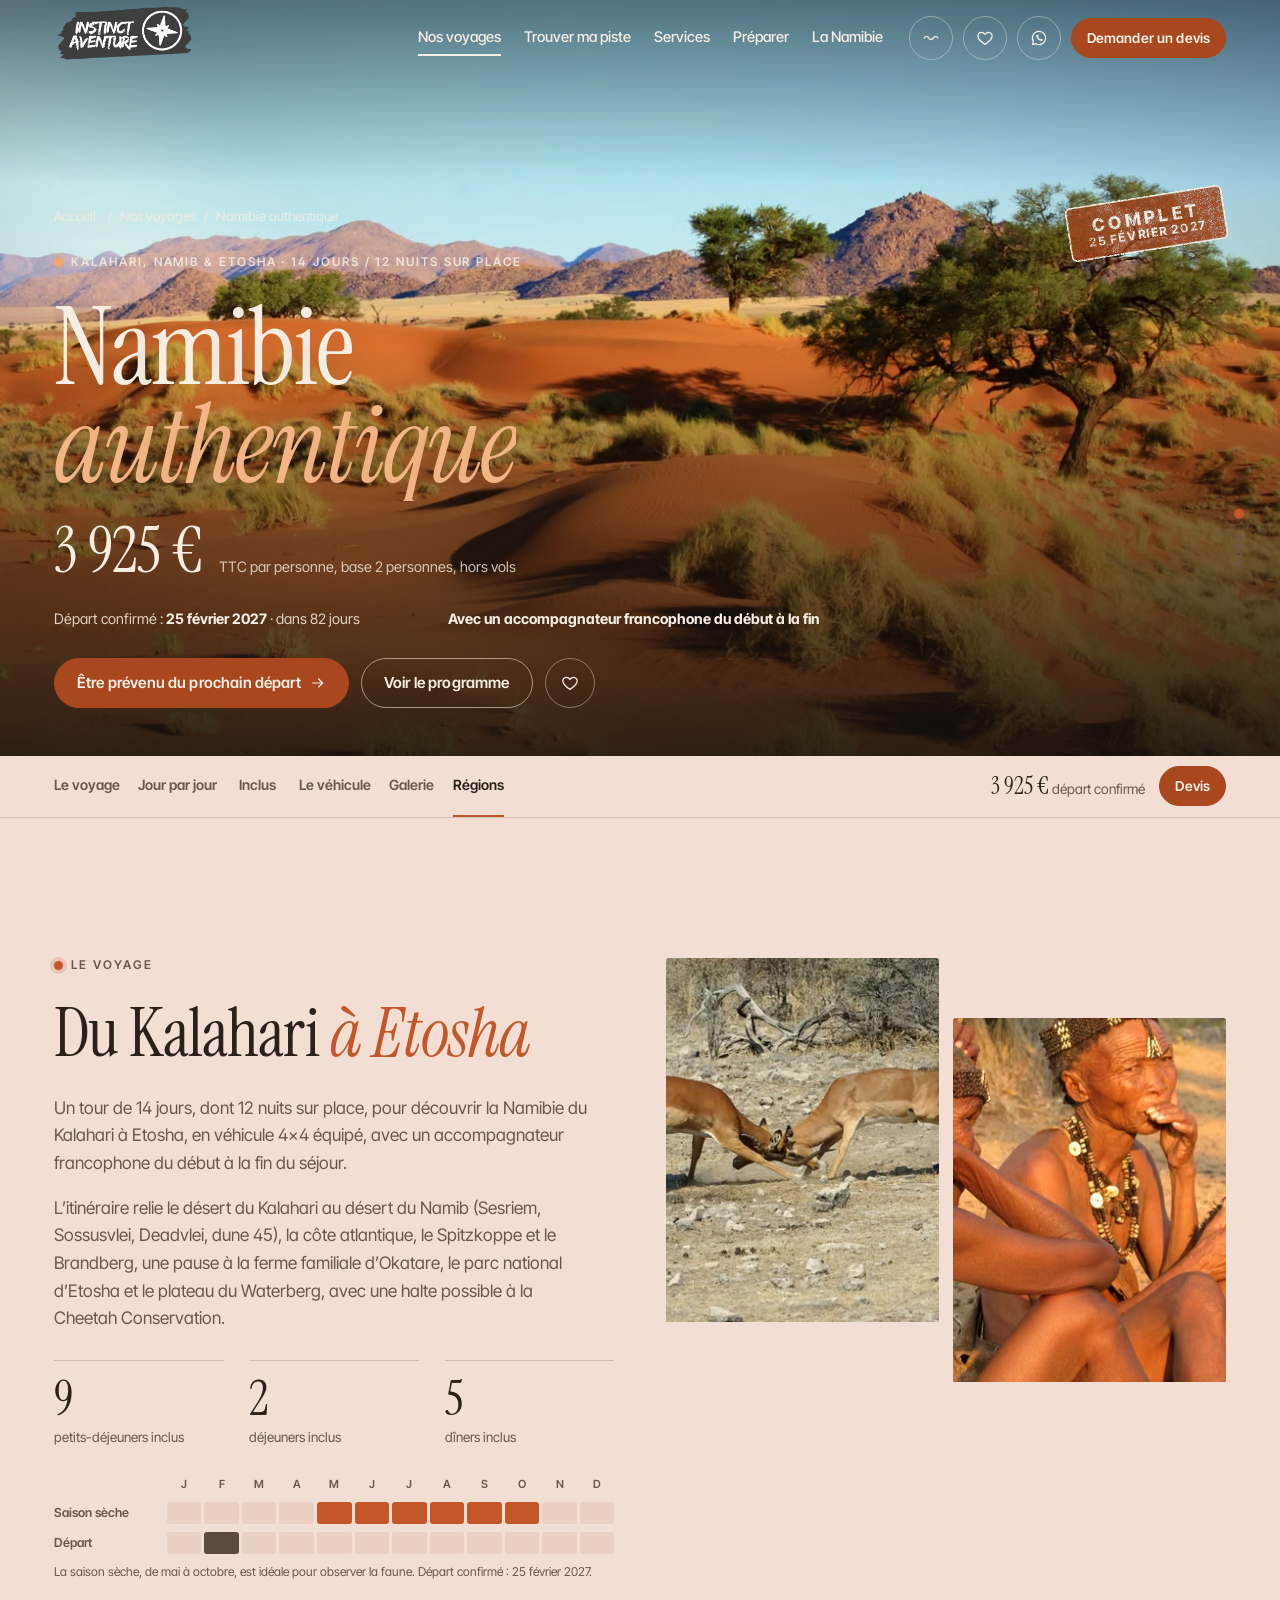
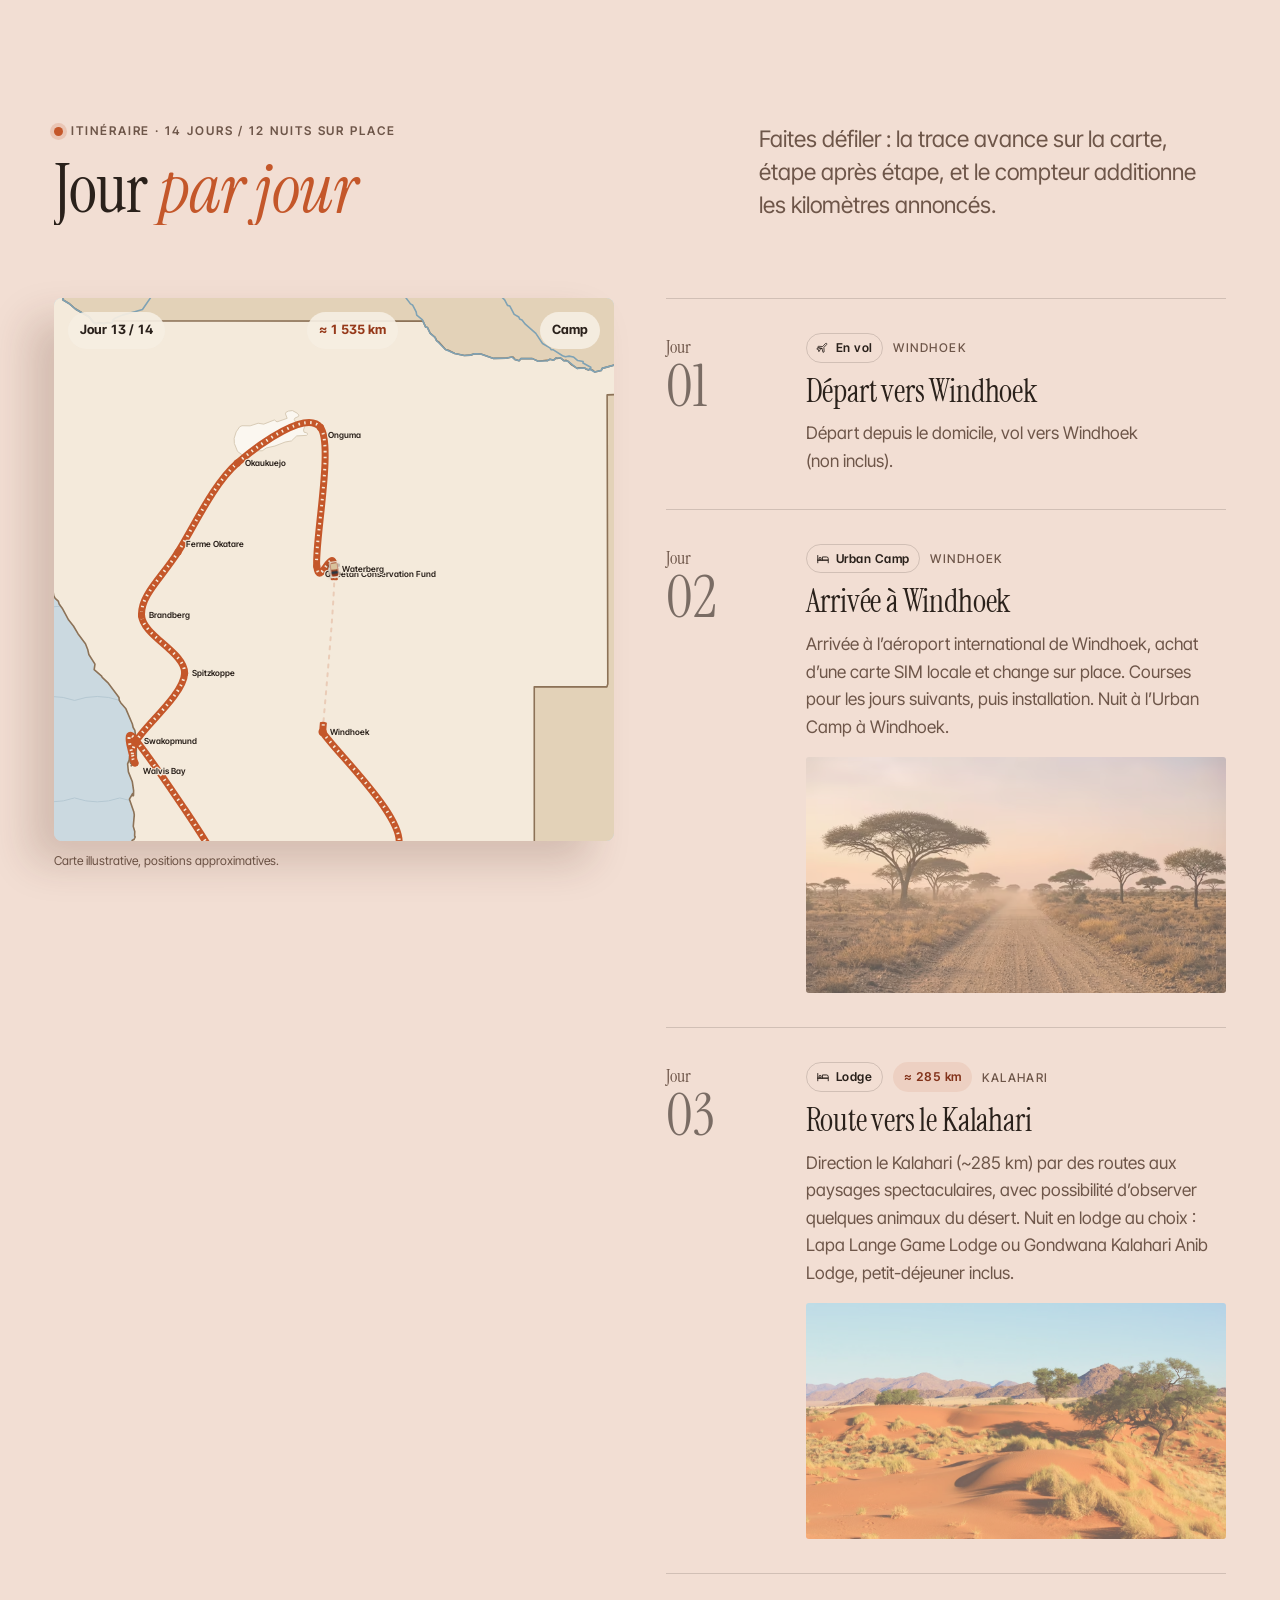
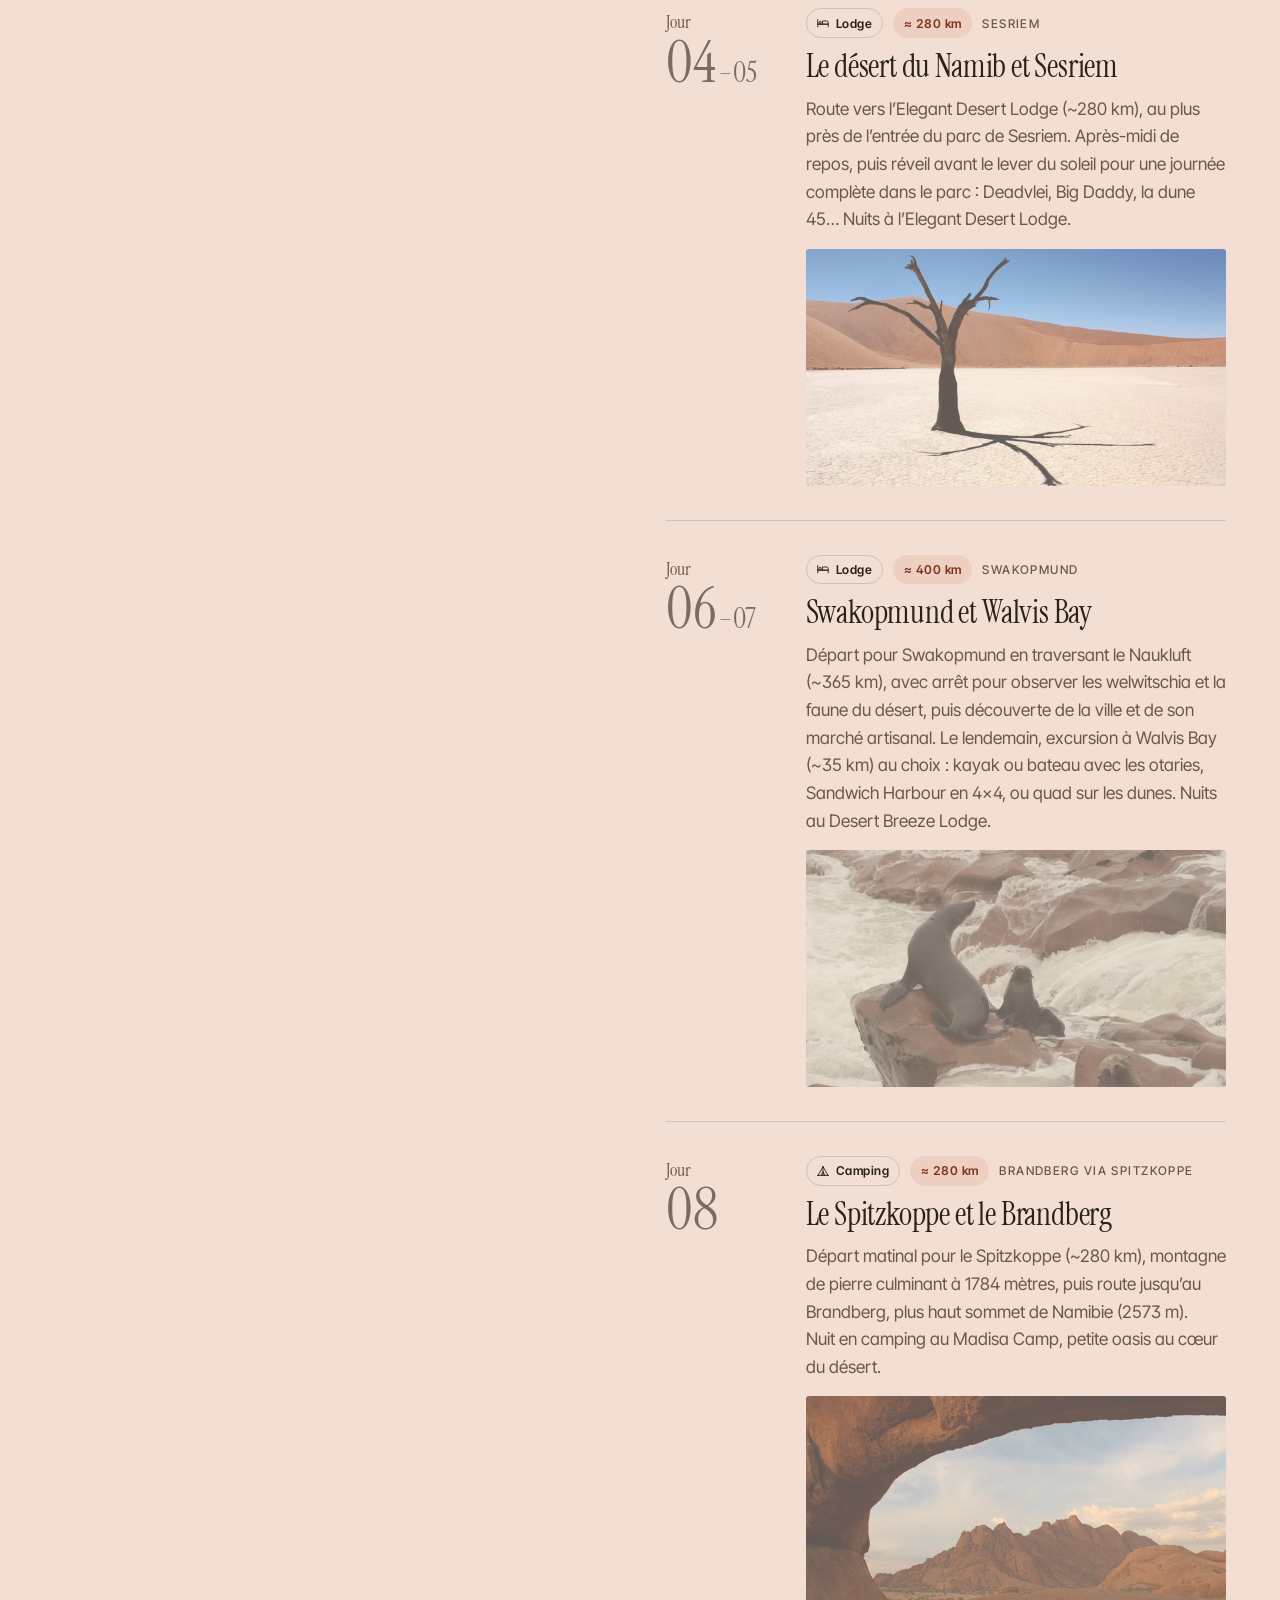
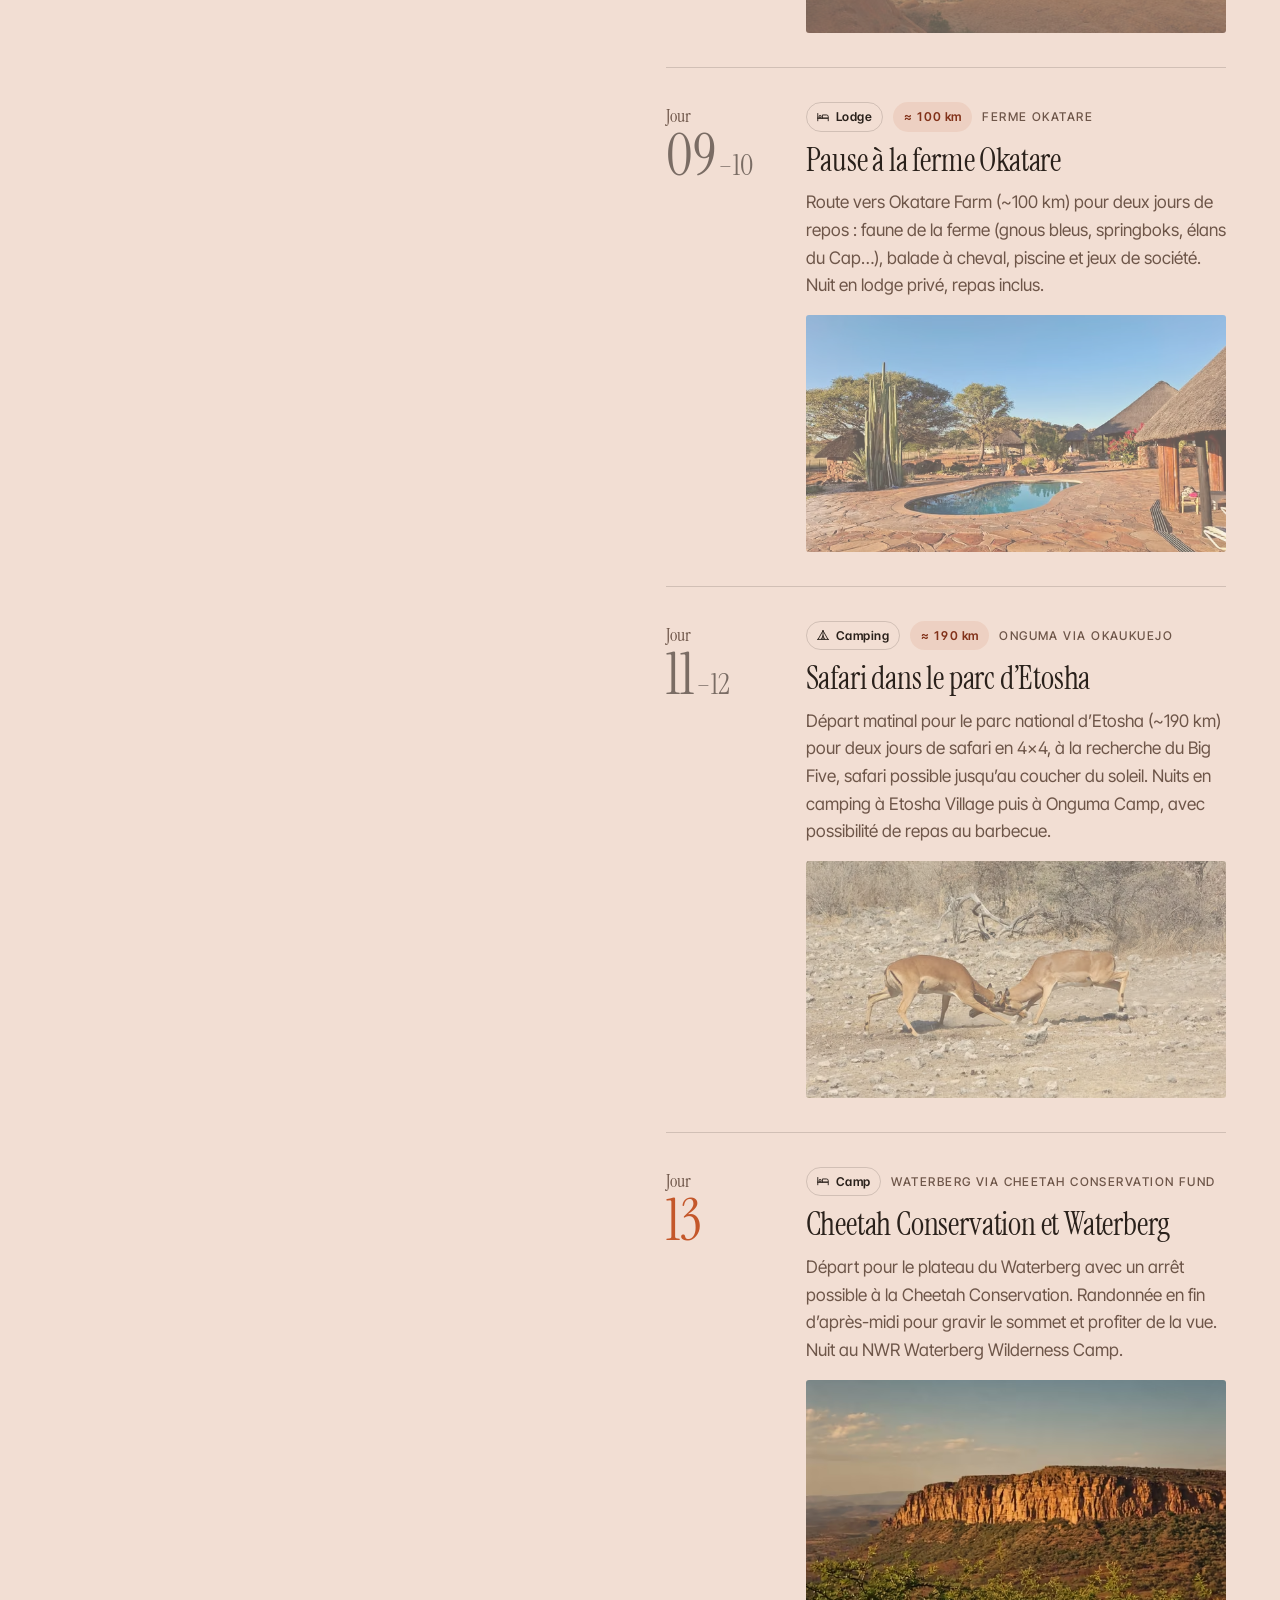
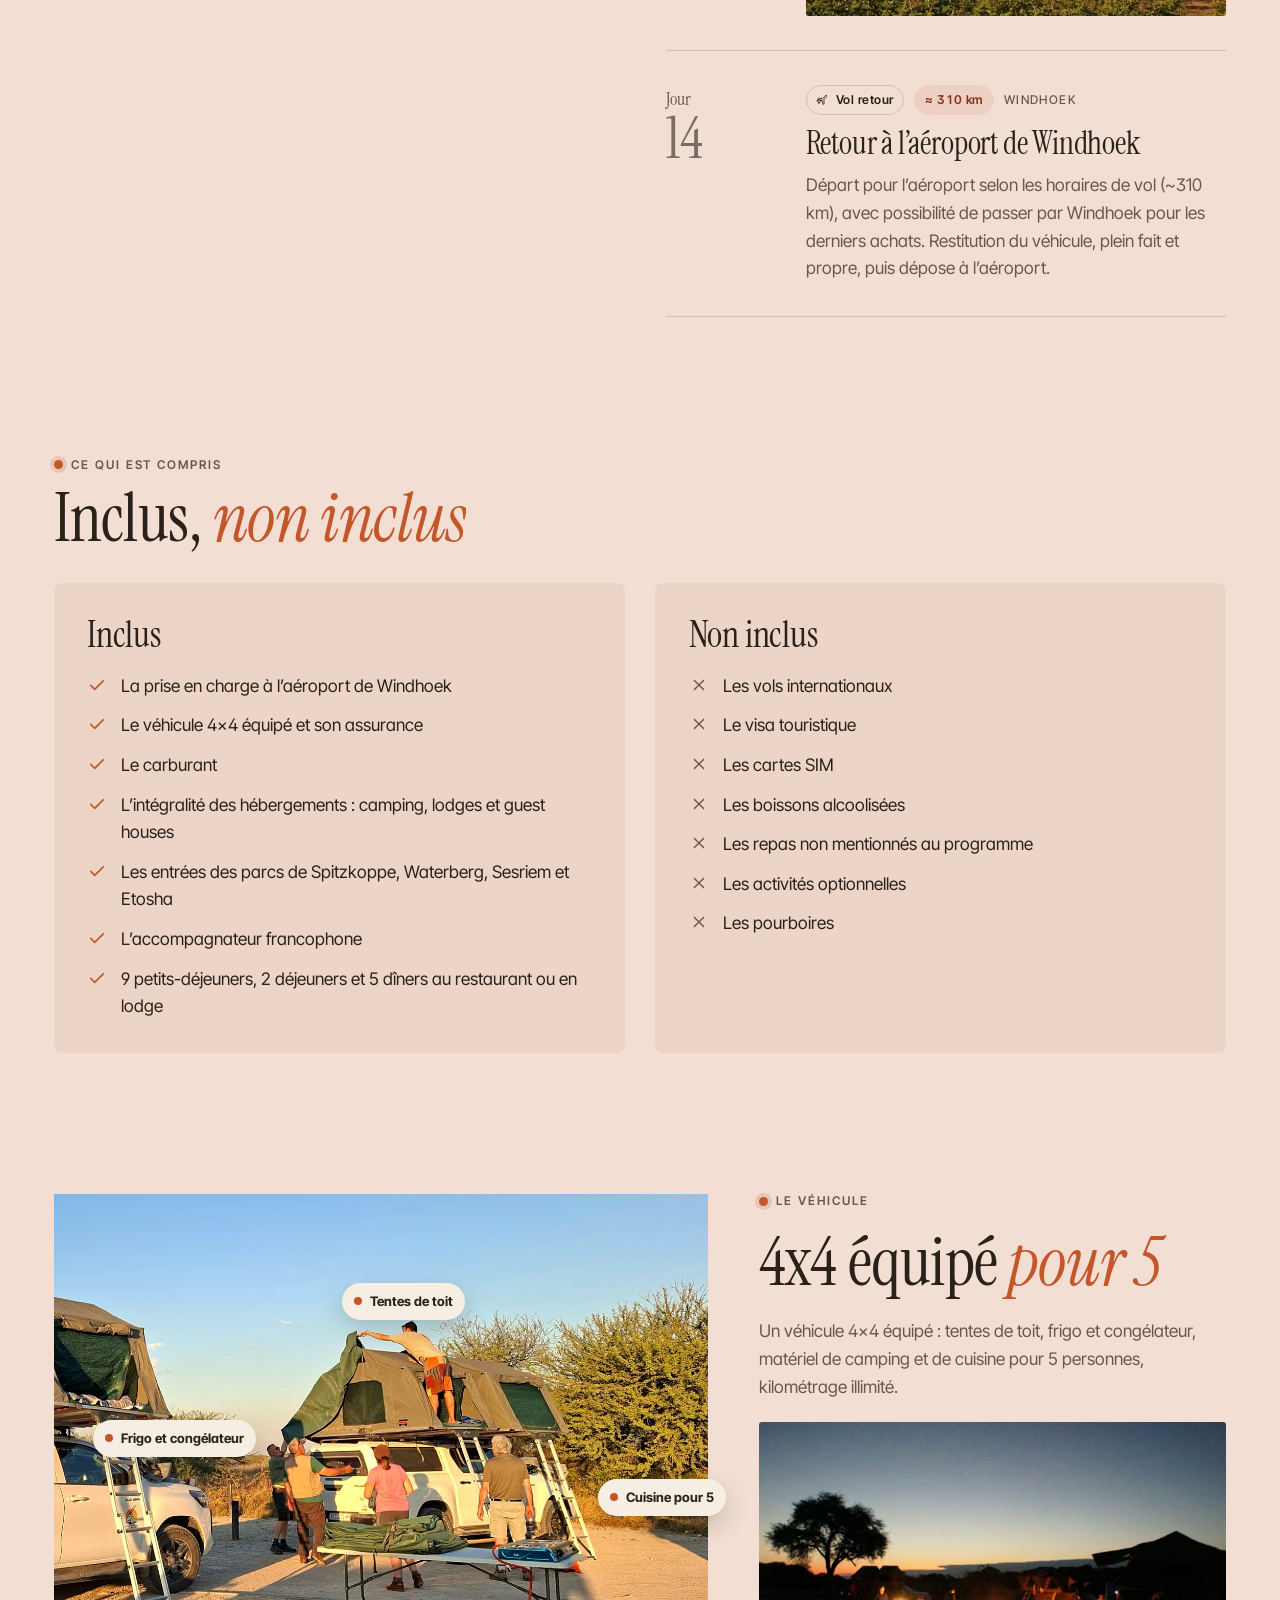
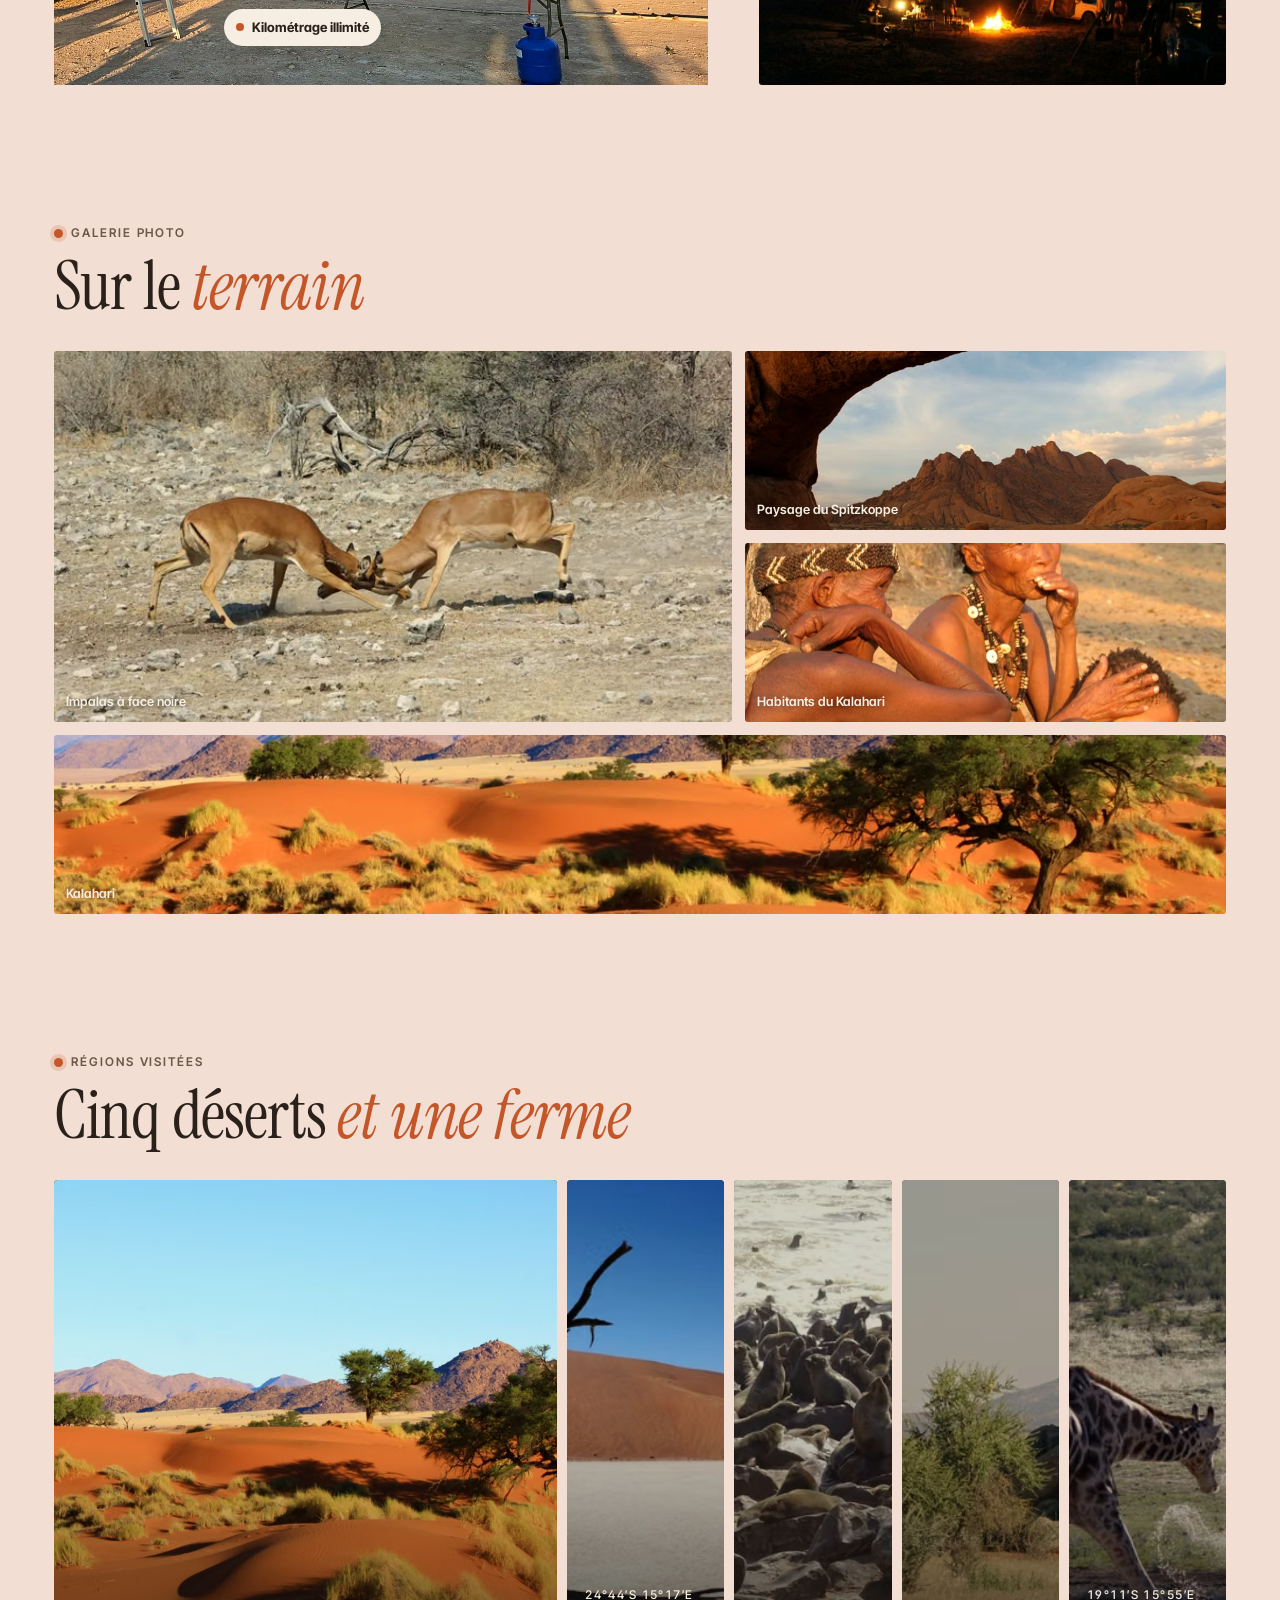
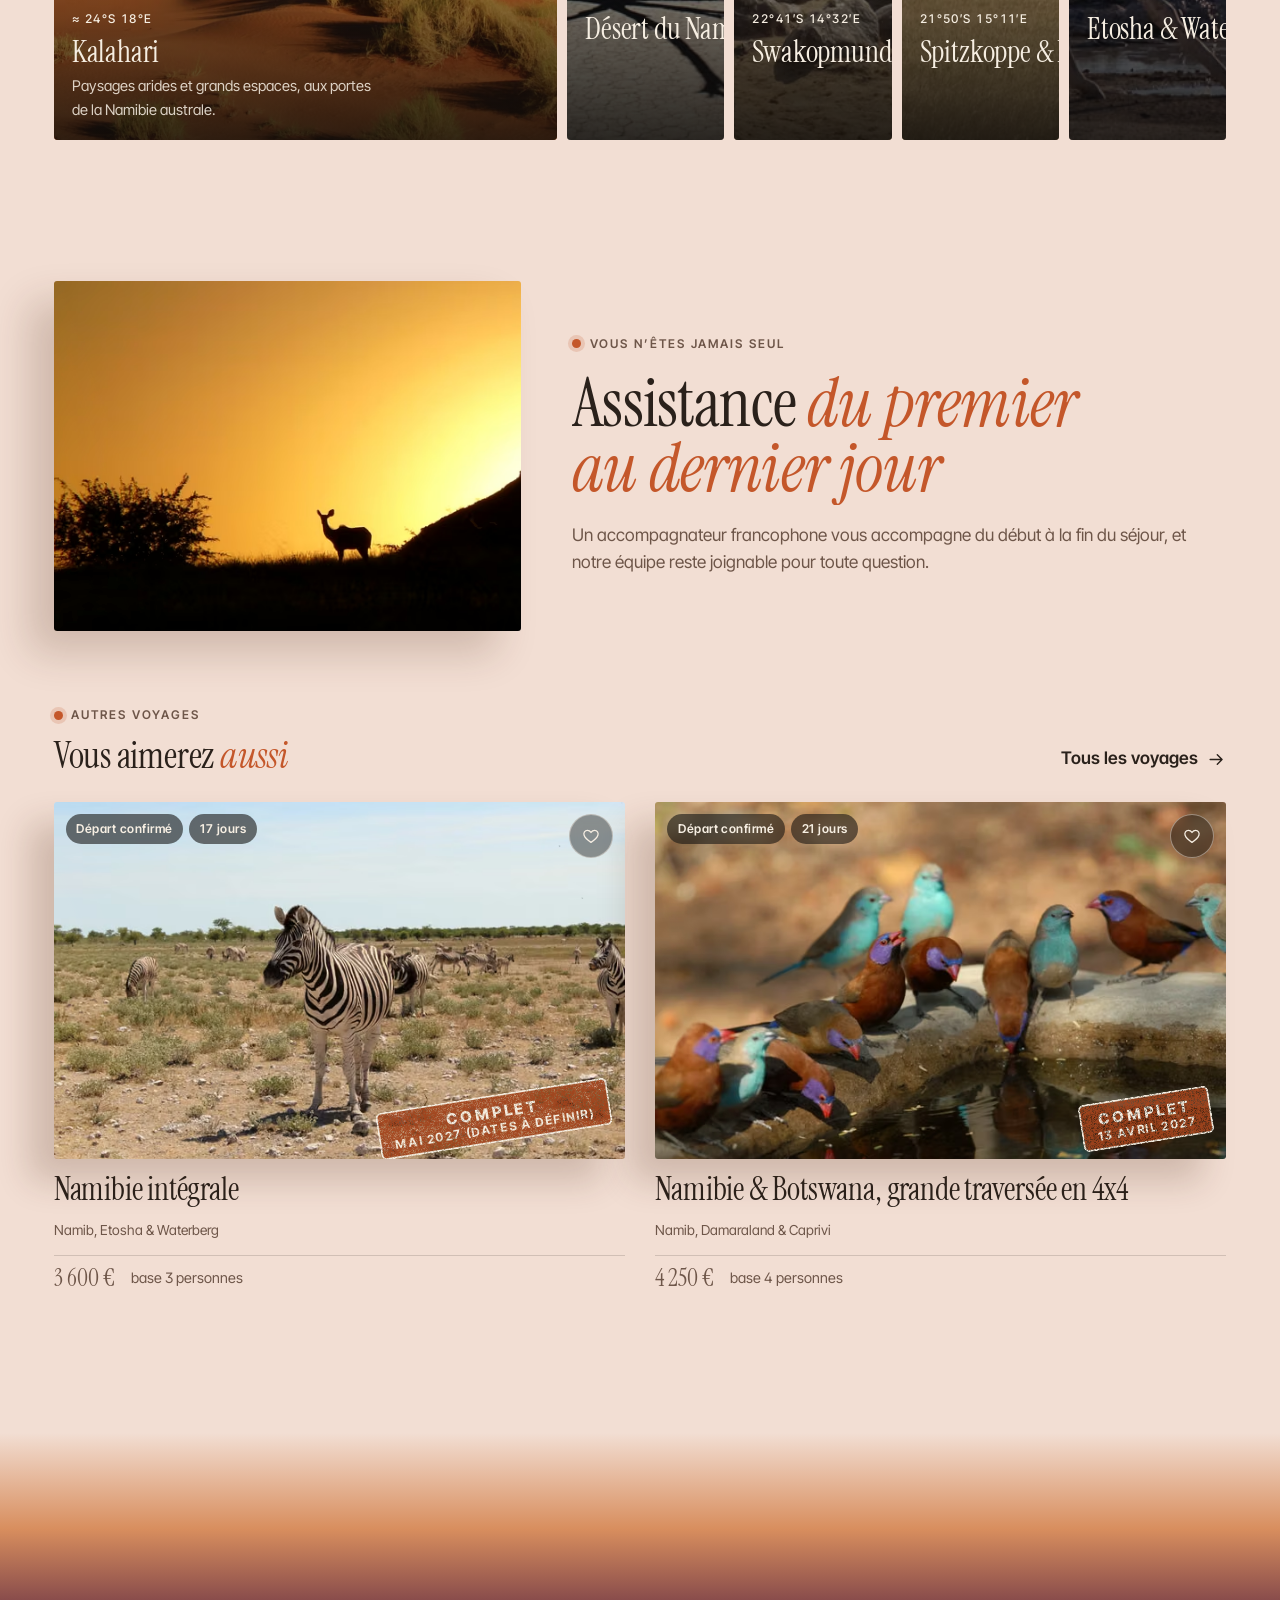
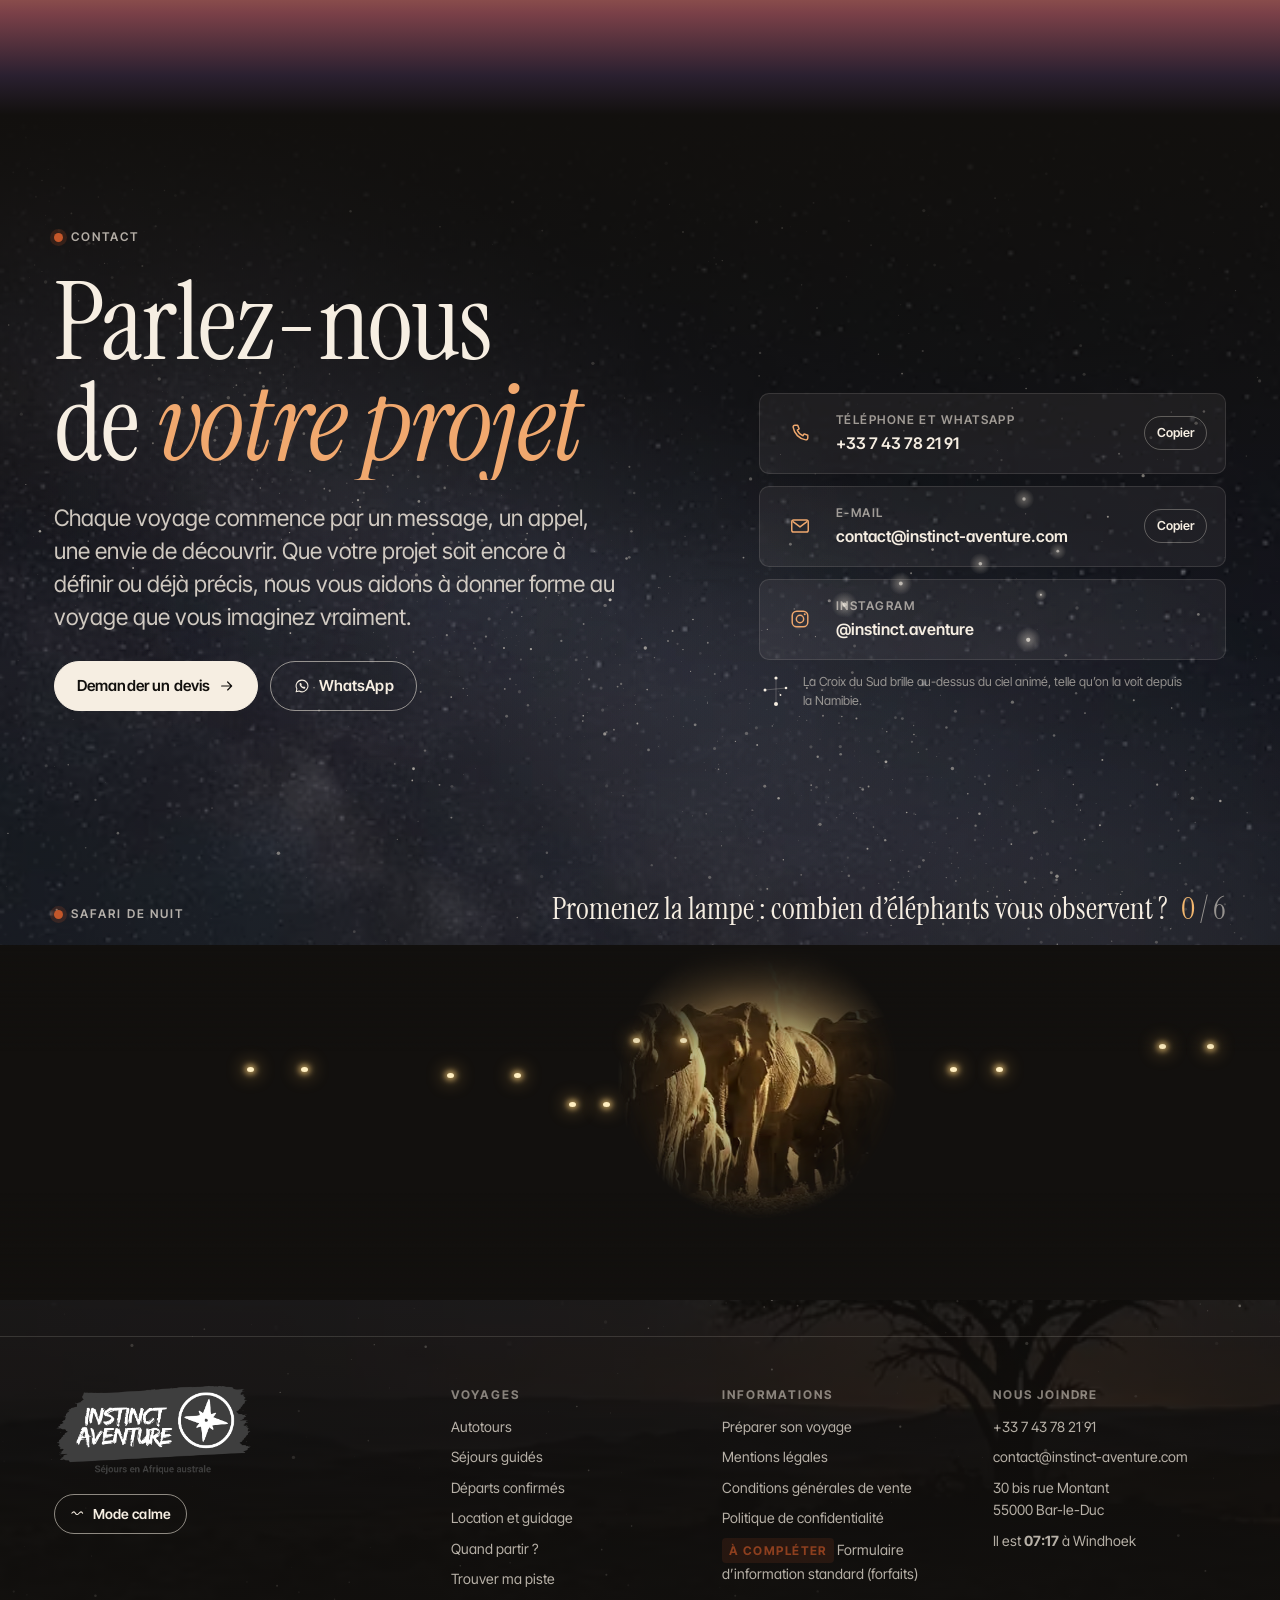
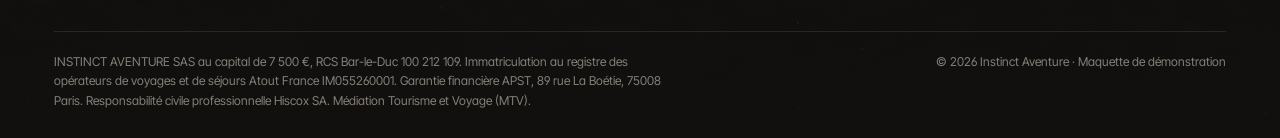
<file: namibie-authentique.html>
<!doctype html>
<html lang="fr" class="no-js">
<head>
<meta charset="utf-8">
<meta name="viewport" content="width=device-width, initial-scale=1, viewport-fit=cover">
<title>Namibie authentique · Instinct Aventure</title>
<meta name="description" content="Un tour de 14 jours, dont 12 nuits sur place, pour découvrir la Namibie du Kalahari à Etosha, en véhicule 4x4 équipé, avec un accompagnateur francophone…">
<meta name="theme-color" content="#12100E">
<link rel="preload" href="assets/fonts/instrument-serif.woff2" as="font" type="font/woff2" crossorigin>
<link rel="preload" href="assets/fonts/inter-tight.woff2" as="font" type="font/woff2" crossorigin>
<link rel="stylesheet" href="assets/css/main.css?v=20261029-5">
<link rel="icon" href="assets/img/favicon.png" type="image/png">
<link rel="apple-touch-icon" href="assets/img/apple-touch-icon.png">
<script type="speculationrules">{"prefetch":[{"where":{"and":[{"href_matches":"/*"},{"not":{"selector_matches":"[target=_blank]"}}]},"eagerness":"moderate"}]}</script>
<script>(function(h){h.classList.remove('no-js');h.classList.add('js');var c=null,v=null;try{c=localStorage.getItem('ia-calme');v=sessionStorage.getItem('ia-voile')}catch(e){}var r=window.matchMedia&&matchMedia('(prefers-reduced-motion: reduce)').matches;if(c==='1'||(c!=='0'&&r))h.classList.add('is-calm');if(v==='1'&&!h.classList.contains('is-calm'))h.classList.add('veil-in')})(document.documentElement)</script>

<link rel="canonical" href="https://instinct-aventure-maquette.vercel.app/namibie-authentique">
<meta name="robots" content="noindex, nofollow">
<meta property="og:type" content="website">
<meta property="og:locale" content="fr_FR">
<meta property="og:site_name" content="Instinct Aventure">
<meta property="og:title" content="Namibie authentique · Instinct Aventure">
<meta property="og:description" content="Un tour de 14 jours, dont 12 nuits sur place, pour découvrir la Namibie du Kalahari à Etosha, en véhicule 4x4 équipé, avec un accompagnateur francophone…">
<meta property="og:url" content="https://instinct-aventure-maquette.vercel.app/namibie-authentique">
<meta property="og:image" content="https://instinct-aventure-maquette.vercel.app/assets/img/partage-instinct-aventure.jpg">
<meta name="twitter:card" content="summary_large_image">
<script type="application/ld+json">{"@context": "https://schema.org", "@graph": [{"@type": "TravelAgency", "@id": "https://instinct-aventure-maquette.vercel.app/#agence", "name": "Instinct Aventure", "url": "https://instinct-aventure-maquette.vercel.app/", "telephone": "+33 7 43 78 21 91", "email": "contact@instinct-aventure.com", "address": {"@type": "PostalAddress", "streetAddress": "30 bis rue Montant", "postalCode": "55000", "addressLocality": "Bar-le-Duc", "addressCountry": "FR"}, "sameAs": ["https://www.instagram.com/instinct.aventure"], "description": "Voyages sur mesure en Namibie : autotours, séjours guidés et services. Immatriculation Atout France IM055260001."}, {"@type": "TouristTrip", "name": "Namibie authentique", "description": "Un tour de 14 jours, dont 12 nuits sur place, pour découvrir la Namibie du Kalahari à Etosha, en véhicule 4x4 équipé, avec un accompagnateur francophone…", "url": "https://instinct-aventure-maquette.vercel.app/namibie-authentique", "image": "https://instinct-aventure-maquette.vercel.app/assets/img/kalahari-1280.webp", "provider": {"@id": "https://instinct-aventure-maquette.vercel.app/#agence"}, "offers": [{"@type": "Offer", "name": "Namibie authentique", "price": 3925, "priceCurrency": "EUR", "description": "TTC par personne, base 2 personnes, hors vols", "availability": "https://schema.org/SoldOut", "url": "https://instinct-aventure-maquette.vercel.app/namibie-authentique", "seller": {"@id": "https://instinct-aventure-maquette.vercel.app/#agence"}}], "itinerary": {"@type": "ItemList", "itemListElement": [{"@type": "ListItem", "position": 1, "item": {"@type": "Place", "name": "Windhoek"}}, {"@type": "ListItem", "position": 2, "item": {"@type": "Place", "name": "Kalahari"}}, {"@type": "ListItem", "position": 3, "item": {"@type": "Place", "name": "Sesriem"}}, {"@type": "ListItem", "position": 4, "item": {"@type": "Place", "name": "Swakopmund"}}, {"@type": "ListItem", "position": 5, "item": {"@type": "Place", "name": "Brandberg"}}, {"@type": "ListItem", "position": 6, "item": {"@type": "Place", "name": "Ferme Okatare"}}, {"@type": "ListItem", "position": 7, "item": {"@type": "Place", "name": "Onguma"}}, {"@type": "ListItem", "position": 8, "item": {"@type": "Place", "name": "Waterberg"}}, {"@type": "ListItem", "position": 9, "item": {"@type": "Place", "name": "Windhoek"}}]}}]}</script>
</head>
<body data-page="circuit">
<svg class="fx" aria-hidden="true" focusable="false">
  <defs>
    <filter id="mirage" x="-5%" y="-5%" width="110%" height="110%">
      <feTurbulence type="fractalNoise" baseFrequency="0.004 0.06" numOctaves="2" seed="3" result="n">
        <animate attributeName="baseFrequency" dur="6s" values="0.004 0.06;0.006 0.075;0.004 0.06" repeatCount="indefinite"/>
      </feTurbulence>
      <feDisplacementMap in="SourceGraphic" in2="n" scale="14" xChannelSelector="R" yChannelSelector="G"/>
    </filter>
    <filter id="ripple" x="-5%" y="-5%" width="110%" height="110%">
      <feTurbulence type="turbulence" baseFrequency="0.012 0.03" numOctaves="1" seed="8" result="r">
        <animate attributeName="baseFrequency" dur="5s" values="0.012 0.03;0.016 0.04;0.012 0.03" repeatCount="indefinite"/>
      </feTurbulence>
      <feDisplacementMap in="SourceGraphic" in2="r" scale="10" xChannelSelector="R" yChannelSelector="B"/>
    </filter>
  </defs>
  <symbol id="i-arrow" viewBox="0 0 24 24"><path d="M4 12h15m-6-6 6 6-6 6" fill="none" stroke="currentColor" stroke-width="1.8" stroke-linecap="round" stroke-linejoin="round"/></symbol>
  <symbol id="i-arrow-l" viewBox="0 0 24 24"><path d="M20 12H5m6-6-6 6 6 6" fill="none" stroke="currentColor" stroke-width="1.8" stroke-linecap="round" stroke-linejoin="round"/></symbol>
  <symbol id="i-wa" viewBox="0 0 24 24"><path d="M12 3.2a8.8 8.8 0 0 0-7.6 13.2L3.2 20.8l4.5-1.2A8.8 8.8 0 1 0 12 3.2Z" fill="none" stroke="currentColor" stroke-width="1.6" stroke-linejoin="round"/><path d="M9 8.3c.3-.6.6-.6.9-.6h.5c.2 0 .4.1.5.4l.7 1.6c.1.2 0 .5-.1.6l-.5.6c.6 1.2 1.6 2.1 2.8 2.7l.6-.6c.2-.2.4-.2.6-.1l1.6.7c.3.1.4.3.4.6v.5c0 .3-.1.7-.6 1-1 .5-2.3.4-4-.6a9.2 9.2 0 0 1-3.3-3.4c-.9-1.6-.9-3-.1-4Z" fill="currentColor"/></symbol>
  <symbol id="i-mail" viewBox="0 0 24 24"><rect x="3" y="5.5" width="18" height="13" rx="2" fill="none" stroke="currentColor" stroke-width="1.6"/><path d="m4 7 8 6 8-6" fill="none" stroke="currentColor" stroke-width="1.6" stroke-linejoin="round"/></symbol>
  <symbol id="i-insta" viewBox="0 0 24 24"><rect x="3.5" y="3.5" width="17" height="17" rx="5" fill="none" stroke="currentColor" stroke-width="1.6"/><circle cx="12" cy="12" r="4" fill="none" stroke="currentColor" stroke-width="1.6"/><circle cx="17.2" cy="6.8" r="1.1" fill="currentColor"/></symbol>
  <symbol id="i-phone" viewBox="0 0 24 24"><path d="M6.5 3.5h3l1.5 4-2 1.3a10.5 10.5 0 0 0 6.2 6.2l1.3-2 4 1.5v3a2 2 0 0 1-2.2 2A16.5 16.5 0 0 1 4.5 5.7a2 2 0 0 1 2-2.2Z" fill="none" stroke="currentColor" stroke-width="1.6" stroke-linejoin="round"/></symbol>
  <symbol id="i-wheel" viewBox="0 0 24 24"><circle cx="12" cy="12" r="8.5" fill="none" stroke="currentColor" stroke-width="1.7"/><circle cx="12" cy="12" r="2.2" fill="none" stroke="currentColor" stroke-width="1.7"/><path d="M3.8 10.5c3 .8 5.4.9 6-.3M20.2 10.5c-3 .8-5.4.9-6-.3M12 14.2v6" fill="none" stroke="currentColor" stroke-width="1.7" stroke-linecap="round"/></symbol>
  <symbol id="i-guide" viewBox="0 0 24 24"><circle cx="12" cy="7.5" r="3.5" fill="none" stroke="currentColor" stroke-width="1.7"/><path d="M5 20c.6-4 3.4-6 7-6s6.4 2 7 6" fill="none" stroke="currentColor" stroke-width="1.7" stroke-linecap="round"/><path d="M8.3 6h7.4" stroke="currentColor" stroke-width="1.7" stroke-linecap="round"/></symbol>
  <symbol id="i-check" viewBox="0 0 24 24"><path d="m4.5 12.5 4.8 4.8L19.5 7" fill="none" stroke="currentColor" stroke-width="2" stroke-linecap="round" stroke-linejoin="round"/></symbol>
  <symbol id="i-cross" viewBox="0 0 24 24"><path d="M6.5 6.5l11 11m0-11-11 11" fill="none" stroke="currentColor" stroke-width="1.8" stroke-linecap="round"/></symbol>
  <symbol id="i-menu" viewBox="0 0 24 24"><path d="M4 8h16M4 16h16" fill="none" stroke="currentColor" stroke-width="1.8" stroke-linecap="round"/></symbol>
  <symbol id="i-calm" viewBox="0 0 24 24"><path d="M3 12c2.5-3 4.5-3 6 0s3.5 3 6 0 4.5-3 6 0" fill="none" stroke="currentColor" stroke-width="1.7" stroke-linecap="round"/></symbol>
  <symbol id="i-route" viewBox="0 0 32 32"><path d="M8 27c0-5 16-4 16-10S8 13 8 7" fill="none" stroke="currentColor" stroke-width="1.6" stroke-dasharray="2.5 3" stroke-linecap="round"/><circle cx="8" cy="7" r="3" fill="none" stroke="currentColor" stroke-width="1.6"/><path d="M24 22l0 7m0-7 4 2-4 2" fill="none" stroke="currentColor" stroke-width="1.6" stroke-linejoin="round"/></symbol>
  <symbol id="i-group" viewBox="0 0 32 32"><circle cx="11" cy="11" r="4" fill="none" stroke="currentColor" stroke-width="1.6"/><circle cx="22" cy="12.5" r="3.2" fill="none" stroke="currentColor" stroke-width="1.6"/><path d="M3.5 26c.8-5 3.7-7.5 7.5-7.5s6.7 2.5 7.5 7.5M18.5 19.5c1-.6 2.2-1 3.5-1 3.2 0 5.6 2.2 6.3 6" fill="none" stroke="currentColor" stroke-width="1.6" stroke-linecap="round"/></symbol>
  <symbol id="i-key" viewBox="0 0 32 32"><circle cx="10.5" cy="16" r="5.5" fill="none" stroke="currentColor" stroke-width="1.6"/><path d="M16 16h12m-4 0v4m-4-4v3" fill="none" stroke="currentColor" stroke-width="1.6" stroke-linecap="round"/><rect x="5" y="25" width="22" height="3" rx="1.5" fill="none" stroke="currentColor" stroke-width="1.4"/></symbol>
  <symbol id="i-compass" viewBox="0 0 32 32"><circle cx="16" cy="16" r="12" fill="none" stroke="currentColor" stroke-width="1.6"/><path d="m16 7 3 9-3 9-3-9Z" fill="none" stroke="currentColor" stroke-width="1.6" stroke-linejoin="round"/><circle cx="16" cy="16" r="1.4" fill="currentColor"/></symbol>
  <symbol id="i-car" viewBox="0 0 24 24"><path d="M3 15.5V12l2-4.5h9l3 4.5h3v4H3Z" fill="currentColor"/><circle cx="7" cy="16.5" r="2.3" fill="currentColor" stroke="#F6EEE2" stroke-width="1.4"/><circle cx="16.5" cy="16.5" r="2.3" fill="currentColor" stroke="#F6EEE2" stroke-width="1.4"/><path d="M6.5 7.5h7" stroke="#F6EEE2" stroke-width="1.2"/></symbol>
  <symbol id="i-sun" viewBox="0 0 24 24"><circle cx="12" cy="12" r="4" fill="currentColor"/><path d="M12 2.5v2.5M12 19v2.5M2.5 12H5M19 12h2.5M5.3 5.3l1.8 1.8M16.9 16.9l1.8 1.8M5.3 18.7l1.8-1.8M16.9 7.1l1.8-1.8" stroke="currentColor" stroke-width="1.6" stroke-linecap="round"/></symbol>
  <symbol id="i-signal" viewBox="0 0 24 24"><path d="M12 13.5a1.5 1.5 0 1 0 0-3 1.5 1.5 0 0 0 0 3ZM8.2 15.8a5.4 5.4 0 0 1 0-7.6m7.6 0a5.4 5.4 0 0 1 0 7.6M5.4 18.6a9.4 9.4 0 0 1 0-13.2m13.2 0a9.4 9.4 0 0 1 0 13.2" fill="none" stroke="currentColor" stroke-width="1.6" stroke-linecap="round"/></symbol>
  <symbol id="i-tent" viewBox="0 0 24 24"><path d="M2.5 19.5h19M12 4.5 3.5 19.5m8.5-15 8.5 15M12 4.5v15m0-6-3 6m3-6 3 6" fill="none" stroke="currentColor" stroke-width="1.6" stroke-linejoin="round" stroke-linecap="round"/></symbol>
  <symbol id="i-bed" viewBox="0 0 24 24"><path d="M3 18.5V6m0 8h18v4.5M3 14h18v-2.5a3 3 0 0 0-3-3h-7v5.5" fill="none" stroke="currentColor" stroke-width="1.6" stroke-linejoin="round" stroke-linecap="round"/><circle cx="7" cy="11" r="1.8" fill="none" stroke="currentColor" stroke-width="1.6"/></symbol>
  <symbol id="i-plane" viewBox="0 0 24 24"><path d="M10.5 13 3 11l1-2 7.5.5L16 4.5c.8-.8 2.2-.8 2.5 0 .3.6 0 1.4-.6 2L13.5 11l.5 7.5-2 1-2-7.5-3.5 3-.5 2.5-1.5.5-.5-3.5L1.5 14l.5-1.5 2.5-.5Z" fill="none" stroke="currentColor" stroke-width="1.4" stroke-linejoin="round"/></symbol>
  <symbol id="i-passport" viewBox="0 0 24 24"><rect x="5" y="3" width="14" height="18" rx="2" fill="none" stroke="currentColor" stroke-width="1.7"/><circle cx="12" cy="10.5" r="3.2" fill="none" stroke="currentColor" stroke-width="1.5"/><path d="M8.8 16.5h6.4" stroke="currentColor" stroke-width="1.7" stroke-linecap="round"/></symbol>
  <symbol id="i-health" viewBox="0 0 24 24"><path d="M9.5 4h5v5.5H20v5h-5.5V20h-5v-5.5H4v-5h5.5Z" fill="none" stroke="currentColor" stroke-width="1.7" stroke-linejoin="round"/></symbol>
  <symbol id="i-bag" viewBox="0 0 24 24"><rect x="4" y="7.5" width="16" height="12.5" rx="2.5" fill="none" stroke="currentColor" stroke-width="1.7"/><path d="M9 7.5V5.5a1.5 1.5 0 0 1 1.5-1.5h3A1.5 1.5 0 0 1 15 5.5v2M4 12.5h16" fill="none" stroke="currentColor" stroke-width="1.7" stroke-linecap="round"/></symbol>
  <symbol id="i-moon" viewBox="0 0 24 24"><path d="M19.5 14.6A8 8 0 0 1 9.4 4.5a8 8 0 1 0 10.1 10.1Z" fill="none" stroke="currentColor" stroke-width="1.7" stroke-linejoin="round"/></symbol>
  <symbol id="i-heart" viewBox="0 0 24 24"><path d="M12 20.5s-7.5-4.6-9.2-9.4C1.6 7.6 3.9 4.5 7.2 4.5c2 0 3.6 1.1 4.8 2.8 1.2-1.7 2.8-2.8 4.8-2.8 3.3 0 5.6 3.1 4.4 6.6-1.7 4.8-9.2 9.4-9.2 9.4Z" fill="var(--heart-fill, none)" stroke="currentColor" stroke-width="1.7" stroke-linejoin="round"/></symbol>
  <symbol id="i-compare" viewBox="0 0 24 24"><path d="M8 4v16M16 4v16M4 8h8M12 16h8" fill="none" stroke="currentColor" stroke-width="1.7" stroke-linecap="round"/></symbol>
  <symbol id="i-copy" viewBox="0 0 24 24"><rect x="8" y="8" width="12" height="12" rx="2" fill="none" stroke="currentColor" stroke-width="1.6"/><path d="M16 8V6a2 2 0 0 0-2-2H6a2 2 0 0 0-2 2v8a2 2 0 0 0 2 2h2" fill="none" stroke="currentColor" stroke-width="1.6"/></symbol>
</svg>
<div class="cursor" aria-hidden="true"><div class="cursor__ring"></div><div class="cursor__dot"></div><div class="cursor__label">Carte</div></div>
<div class="veil" aria-hidden="true"><div class="veil__edge"></div></div>
<div class="dial" aria-hidden="true">
  <svg viewBox="0 0 46 190"><path class="dial__track" d="M23 182 C 2 140, 2 50, 23 8"/><g class="dial__now" data-dial-now><circle r="7"/><path d="M-11 0h-6"/></g><circle class="dial__halo" cx="23" cy="182" r="11"/><circle class="dial__sun" cx="23" cy="182" r="5"/></svg>
  <span class="dial__label">Aube</span>
</div>

<a class="sr-only" href="#contenu">Aller au contenu</a>
<header class="hd" data-hd>
  <div class="wrap hd__in">
    <a class="hd__logo" href="index.html" aria-label="Instinct Aventure, accueil" data-magnetic="6">
      <img src="assets/img/logo-header.webp" width="1042" height="476" alt="Instinct Aventure">
    </a>
    <nav class="hd__nav" aria-label="Navigation principale">
      <a href="voyages.html" data-nav="voyages">Nos voyages</a>
      <a href="voyages.html#trouver-ma-piste" data-quiz data-nav="quiz">Trouver ma piste</a>
      <a href="voyages.html#services" data-nav="services">Services</a>
      <a href="preparer.html" data-nav="preparer">Préparer<span class="hd__long"> son voyage</span></a>
      <a href="index.html#namibie" data-nav="namibie">La Namibie</a>
    </nav>
    <div class="hd__act">
      <div class="hd__clock" title="Heure locale à Windhoek (Namibie)"><span>Windhoek</span><b data-clock>--:--</b></div>
      <button class="icon-btn calm-btn" type="button" data-calm aria-pressed="false" aria-label="Mode calme&nbsp;: réduire les animations" title="Mode calme"><svg aria-hidden="true"><use href="#i-calm"/></svg></button>
      <button class="icon-btn env-btn" type="button" data-envies-open aria-label="Ma liste d’envies"><svg aria-hidden="true"><use href="#i-heart"/></svg><span class="env-count" data-envies-count hidden>0</span></button>
      <a class="icon-btn wa-btn" href="https://wa.me/33743782191" target="_blank" rel="noopener" aria-label="Écrire sur WhatsApp au +33 7 43 78 21 91"><svg aria-hidden="true"><use href="#i-wa"/></svg></a>
      <button class="btn btn--sm btn--devis" type="button" data-devis data-magnetic="10">Demander un devis</button>
      <button class="icon-btn hd__burger" type="button" data-menu aria-expanded="false" aria-controls="menu" aria-label="Ouvrir le menu"><svg aria-hidden="true"><use href="#i-menu"/></svg></button>
    </div>
  </div>
</header>
<div class="menu" id="menu" aria-hidden="true">
  <nav aria-label="Menu">
    <a href="voyages.html">Nos <em>voyages</em></a>
    <a href="voyages.html#trouver-ma-piste" data-quiz>Trouver ma <em>piste</em></a>
    <a href="voyages.html#departs">Départs confirmés</a>
    <a href="voyages.html#services">Services</a>
    <a href="preparer.html">Préparer son voyage</a>
    <a href="index.html#namibie">La Namibie</a>
  </nav>
  <div class="menu__foot">
    <div class="btn-row">
      <button class="btn" type="button" data-devis>Demander un devis</button>
      <a class="btn btn--ghost-light" href="https://wa.me/33743782191" target="_blank" rel="noopener"><svg aria-hidden="true"><use href="#i-wa"/></svg>WhatsApp</a>
    </div>
    <p><a class="tel-link" href="tel:+33743782191">+33 7 43 78 21 91</a> · <a class="tel-link" href="mailto:contact@instinct-aventure.com">contact@instinct-aventure.com</a></p>
    <p>Il est <b data-clock>--:--</b> à Windhoek.</p>
    <div><button class="btn btn--sm btn--ghost-light" type="button" data-calm aria-pressed="false"><svg aria-hidden="true"><use href="#i-calm"/></svg>Mode calme</button></div>
  </div>
</div>


<main id="contenu" data-circuit data-fiche="namibie-authentique" data-mode="confirme">
  <section class="hero hero--short hero--fiche" data-hero>
    <div class="hero__media" data-gl data-gl-pos="0.5 0.6" style="view-transition-name: vt-namibie-authentique">
      <picture><source type="image/avif" srcset="assets/img/kalahari-640.avif 640w, assets/img/kalahari-1280.avif 1280w, assets/img/kalahari-1920.avif 1920w, assets/img/kalahari-2560.avif 2560w" sizes="100vw"><img src="assets/img/kalahari-1280.webp" srcset="assets/img/kalahari-640.webp 640w, assets/img/kalahari-1280.webp 1280w, assets/img/kalahari-1920.webp 1920w, assets/img/kalahari-2560.webp 2560w" sizes="100vw" width="2560" height="1707" alt="Dunes rouges et acacias du Kalahari" loading="eager" fetchpriority="high" decoding="async"></picture>
    </div>
    <div class="wrap hero__content">
      <nav class="crumbs" aria-label="Fil d’Ariane" data-reveal><a href="index.html">Accueil</a><span aria-hidden="true">/</span><a href="voyages.html">Nos voyages</a><span aria-hidden="true">/</span><span aria-current="page">Namibie authentique</span></nav>
      <span class="eyebrow" data-reveal>Kalahari, Namib & Etosha · 14 jours / 12 nuits sur place</span>
      <h1 class="display" data-split="chars" data-split-now>Namibie <em>authentique</em></h1>
      <div class="price-big" data-reveal><b data-price aria-live="polite">3 925 €</b><span>TTC par personne, base 2 personnes, hors vols</span></div>
      <div class="hero__facts" data-reveal>
        <span>Départ confirmé&nbsp;: <b>25 février 2027</b> · <span data-countdown data-date="2027-02-25">bientôt</span></span>
        <span><b data-driver>Avec un accompagnateur francophone du début à la fin</b></span>
      </div>
      <div class="btn-row" data-reveal>
        <button class="btn" type="button" data-devis data-devis-tour="Namibie authentique" data-devis-formule="Séjour guidé" data-magnetic="12">Être prévenu du prochain départ <svg aria-hidden="true"><use href="#i-arrow"/></svg></button>
        <a class="btn btn--ghost-light" href="#jours">Voir le programme</a>
        <button class="icon-btn fav-btn fav-btn--hero" type="button" data-fav="namibie-authentique" aria-pressed="false" aria-label="Ajouter Namibie authentique à ma liste d’envies"><svg aria-hidden="true"><use href="#i-heart"/></svg></button>
      </div>
<span class="stamp stamp--hero" data-stamp>Complet<small>25 février 2027</small></span>    </div>
  </section>

  <div class="subnav" data-subnav>
    <div class="wrap subnav__in">
      <nav aria-label="Sections du voyage">
        <a href="#voyage">Le voyage</a><a href="#jours">Jour par jour</a><a href="#inclus">Inclus</a><a href="#focus">Le véhicule</a><a href="#galerie">Galerie</a><a href="#regions">Régions</a>
      </nav>
      <div class="subnav__price"><span><b data-price>3 925 €</b> <span class="muted" data-mode-label>départ confirmé</span></span><button class="btn btn--sm" type="button" data-devis data-devis-tour="Namibie authentique" data-devis-formule="Séjour guidé">Devis</button></div>
    </div>
  </div>

  <!-- Le voyage -->
  <section class="sec" id="voyage" aria-labelledby="voy-titre">
    <div class="wrap overview">
      <div style="display:grid;gap:28px">
        <span class="eyebrow">Le voyage</span>
        <h2 id="voy-titre" data-split="lines">Du Kalahari <em>à Etosha</em></h2>
        <div class="prose muted">
<p>Un tour de 14 jours, dont 12 nuits sur place, pour découvrir la Namibie du Kalahari à Etosha, en véhicule 4x4 équipé, avec un accompagnateur francophone du début à la fin du séjour.</p><p>L’itinéraire relie le désert du Kalahari au désert du Namib (Sesriem, Sossusvlei, Deadvlei, dune 45), la côte atlantique, le Spitzkoppe et le Brandberg, une pause à la ferme familiale d’Okatare, le parc national d’Etosha et le plateau du Waterberg, avec une halte possible à la Cheetah Conservation.</p>        </div>
        <div class="bignums">
<div class="bignum"><b class="num">9</b><span>petits-déjeuners inclus</span></div><div class="bignum"><b class="num">2</b><span>déjeuners inclus</span></div><div class="bignum"><b class="num">5</b><span>dîners inclus</span></div>        </div>
        <div class="months" aria-label="Calendrier&nbsp;: saison sèche de mai à octobre">
          <div class="months__lbl" aria-hidden="true"><span></span><span>J</span><span>F</span><span>M</span><span>A</span><span>M</span><span>J</span><span>J</span><span>A</span><span>S</span><span>O</span><span>N</span><span>D</span></div>
          <div class="months__row"><span>Saison sèche</span><i></i><i></i><i></i><i></i><i class="on"></i><i class="on"></i><i class="on"></i><i class="on"></i><i class="on"></i><i class="on"></i><i></i><i></i></div>
<div class="months__row"><span>Départ</span><i></i><i class="on2"></i><i></i><i></i><i></i><i></i><i></i><i></i><i></i><i></i><i></i><i></i></div>          <p class="source">La saison sèche, de mai à octobre, est idéale pour observer la faune. Départ confirmé&nbsp;: 25 février 2027.</p>
        </div>
      </div>
      <div class="overview__imgs">
<figure data-parallax="-0.08"><picture><source type="image/avif" srcset="assets/img/impalas-face-noire-640.avif 640w, assets/img/impalas-face-noire-1280.avif 1280w, assets/img/impalas-face-noire-1920.avif 1920w, assets/img/impalas-face-noire-2560.avif 2560w" sizes="(max-width: 900px) 46vw, 24vw"><img src="assets/img/impalas-face-noire-1280.webp" srcset="assets/img/impalas-face-noire-640.webp 640w, assets/img/impalas-face-noire-1280.webp 1280w, assets/img/impalas-face-noire-1920.webp 1920w, assets/img/impalas-face-noire-2560.webp 2560w" sizes="(max-width: 900px) 46vw, 24vw" width="2560" height="1714" alt="Impalas à face noire" loading="lazy" decoding="async"></picture></figure><figure data-parallax="0.1"><picture><source type="image/avif" srcset="assets/img/peuple-kalahari-640.avif 640w, assets/img/peuple-kalahari-1280.avif 1280w, assets/img/peuple-kalahari-1920.avif 1920w, assets/img/peuple-kalahari-2560.avif 2560w" sizes="(max-width: 900px) 46vw, 24vw"><img src="assets/img/peuple-kalahari-1280.webp" srcset="assets/img/peuple-kalahari-640.webp 640w, assets/img/peuple-kalahari-1280.webp 1280w, assets/img/peuple-kalahari-1920.webp 1920w, assets/img/peuple-kalahari-2560.webp 2560w" sizes="(max-width: 900px) 46vw, 24vw" width="2560" height="1920" alt="Habitants du Kalahari" loading="lazy" decoding="async"></picture></figure>      </div>
    </div>
  </section>

  <!-- Jour par jour -->
  <section class="sec" id="jours" aria-labelledby="jours-titre" style="padding-top:0">
    <div class="wrap">
      <div class="sec-head">
        <div><span class="eyebrow">Itinéraire · 14 jours / 12 nuits sur place</span><h2 id="jours-titre" data-split="lines">Jour <em>par jour</em></h2></div>
        <p data-reveal>Faites défiler&nbsp;: la trace avance sur la carte, étape après étape, et le compteur additionne les kilomètres annoncés.</p>
      </div>
      <div class="days">
        <div class="days__map">
          <div class="map" data-map="days" data-cursor="map" role="img" aria-label="Carte de l’itinéraire Namibie authentique&nbsp;: Windhoek, Kalahari, Sesriem, Swakopmund, Brandberg, Ferme Okatare, Onguma, Waterberg"></div>
          <div class="days__hud" aria-hidden="true"><span data-hud-day>Jour 1 / 14</span><span class="hud-km" data-hud-km>0 km</span><span data-hud-night>En vol</span></div>
          <p class="map-note">Carte illustrative, positions approximatives.</p>
        </div>
        <ol class="days__list">
          <li class="day" data-day="0" data-stop="windhoek" data-night="En vol">
            <div class="day__n">Jour<b>01</b></div>
            <div class="day__body">
              <div class="day__meta"><span class="chip"><svg aria-hidden="true" style="width:14px;height:14px"><use href="#i-plane"/></svg>En vol</span><span class="coord muted">Windhoek</span></div>
              <h3>Départ vers Windhoek</h3>
              <p data-a="Départ depuis le domicile, vol vers Windhoek (non inclus)." data-g="Départ depuis le domicile, vol vers Windhoek (non inclus).">Départ depuis le domicile, vol vers Windhoek (non inclus).</p>
            </div>
          </li>
          <li class="day" data-day="1" data-stop="windhoek" data-night="Urban Camp">
            <div class="day__n">Jour<b>02</b></div>
            <div class="day__body">
              <div class="day__meta"><span class="chip"><svg aria-hidden="true" style="width:14px;height:14px"><use href="#i-bed"/></svg>Urban Camp</span><span class="coord muted">Windhoek</span></div>
              <h3>Arrivée à Windhoek</h3>
              <p data-a="Arrivée à l’aéroport international de Windhoek, achat d’une carte SIM locale et change sur place. Courses pour les jours suivants, puis installation. Nuit à l’Urban Camp à Windhoek." data-g="Arrivée à l’aéroport international de Windhoek, achat d’une carte SIM locale et change sur place. Courses pour les jours suivants, puis installation. Nuit à l’Urban Camp à Windhoek.">Arrivée à l’aéroport international de Windhoek, achat d’une carte SIM locale et change sur place. Courses pour les jours suivants, puis installation. Nuit à l’Urban Camp à Windhoek.</p>
<figure class="day__fig"><picture><source type="image/avif" srcset="assets/img/g-route-acacias-aube-16x9-640.avif 640w, assets/img/g-route-acacias-aube-16x9-1280.avif 1280w, assets/img/g-route-acacias-aube-16x9-2560.avif 1744w" sizes="(max-width: 1100px) 92vw, 40vw"><img src="assets/img/g-route-acacias-aube-16x9-1280.webp" srcset="assets/img/g-route-acacias-aube-16x9-640.webp 640w, assets/img/g-route-acacias-aube-16x9-1280.webp 1280w, assets/img/g-route-acacias-aube-16x9-2560.webp 1744w" sizes="(max-width: 1100px) 92vw, 40vw" width="1744" height="981" alt="Illustration&nbsp;: piste de terre entre les acacias, poussière dorée à l’aube" loading="lazy" decoding="async"></picture></figure>            </div>
          </li>
          <li class="day" data-day="2" data-stop="kalahari" data-night="Lodge" data-km="285">
            <div class="day__n">Jour<b>03</b></div>
            <div class="day__body">
              <div class="day__meta"><span class="chip"><svg aria-hidden="true" style="width:14px;height:14px"><use href="#i-bed"/></svg>Lodge</span><span class="chip chip--km num">≈ 285 km</span><span class="coord muted">Kalahari</span></div>
              <h3>Route vers le Kalahari</h3>
              <p data-a="Direction le Kalahari (~285 km) par des routes aux paysages spectaculaires, avec possibilité d’observer quelques animaux du désert. Nuit en lodge au choix : Lapa Lange Game Lodge ou Gondwana Kalahari Anib Lodge, petit-déjeuner inclus." data-g="Direction le Kalahari (~285 km) par des routes aux paysages spectaculaires, avec possibilité d’observer quelques animaux du désert. Nuit en lodge au choix : Lapa Lange Game Lodge ou Gondwana Kalahari Anib Lodge, petit-déjeuner inclus.">Direction le Kalahari (~285 km) par des routes aux paysages spectaculaires, avec possibilité d’observer quelques animaux du désert. Nuit en lodge au choix&nbsp;: Lapa Lange Game Lodge ou Gondwana Kalahari Anib Lodge, petit-déjeuner inclus.</p>
<figure class="day__fig"><picture><source type="image/avif" srcset="assets/img/kalahari-640.avif 640w, assets/img/kalahari-1280.avif 1280w, assets/img/kalahari-1920.avif 1920w, assets/img/kalahari-2560.avif 2560w" sizes="(max-width: 1100px) 92vw, 40vw"><img src="assets/img/kalahari-1280.webp" srcset="assets/img/kalahari-640.webp 640w, assets/img/kalahari-1280.webp 1280w, assets/img/kalahari-1920.webp 1920w, assets/img/kalahari-2560.webp 2560w" sizes="(max-width: 1100px) 92vw, 40vw" width="2560" height="1707" alt="Route vers le Kalahari" loading="lazy" decoding="async"></picture></figure>            </div>
          </li>
          <li class="day" data-day="3" data-stop="sesriem" data-night="Lodge" data-km="280">
            <div class="day__n">Jour<b>04<small>–05</small></b></div>
            <div class="day__body">
              <div class="day__meta"><span class="chip"><svg aria-hidden="true" style="width:14px;height:14px"><use href="#i-bed"/></svg>Lodge</span><span class="chip chip--km num">≈ 280 km</span><span class="coord muted">Sesriem</span></div>
              <h3>Le désert du Namib et Sesriem</h3>
              <p data-a="Route vers l’Elegant Desert Lodge (~280 km), au plus près de l’entrée du parc de Sesriem. Après-midi de repos, puis réveil avant le lever du soleil pour une journée complète dans le parc : Deadvlei, Big Daddy, la dune 45… Nuits à l’Elegant Desert Lodge." data-g="Route vers l’Elegant Desert Lodge (~280 km), au plus près de l’entrée du parc de Sesriem. Après-midi de repos, puis réveil avant le lever du soleil pour une journée complète dans le parc : Deadvlei, Big Daddy, la dune 45… Nuits à l’Elegant Desert Lodge.">Route vers l’Elegant Desert Lodge (~280 km), au plus près de l’entrée du parc de Sesriem. Après-midi de repos, puis réveil avant le lever du soleil pour une journée complète dans le parc&nbsp;: Deadvlei, Big Daddy, la dune 45… Nuits à l’Elegant Desert Lodge.</p>
<figure class="day__fig"><picture><source type="image/avif" srcset="assets/img/sossusvlei-640.avif 640w, assets/img/sossusvlei-1280.avif 1280w, assets/img/sossusvlei-1920.avif 1920w, assets/img/sossusvlei-2560.avif 2560w" sizes="(max-width: 1100px) 92vw, 40vw"><img src="assets/img/sossusvlei-1280.webp" srcset="assets/img/sossusvlei-640.webp 640w, assets/img/sossusvlei-1280.webp 1280w, assets/img/sossusvlei-1920.webp 1920w, assets/img/sossusvlei-2560.webp 2560w" sizes="(max-width: 1100px) 92vw, 40vw" width="2560" height="1707" alt="Le désert du Namib et Sesriem" loading="lazy" decoding="async"></picture></figure>            </div>
          </li>
          <li class="day" data-day="4" data-stop="swakopmund" data-night="Lodge" data-km="400">
            <div class="day__n">Jour<b>06<small>–07</small></b></div>
            <div class="day__body">
              <div class="day__meta"><span class="chip"><svg aria-hidden="true" style="width:14px;height:14px"><use href="#i-bed"/></svg>Lodge</span><span class="chip chip--km num">≈ 400 km</span><span class="coord muted">Swakopmund</span></div>
              <h3>Swakopmund et Walvis Bay</h3>
              <p data-a="Départ pour Swakopmund en traversant le Naukluft (~365 km), avec arrêt pour observer les welwitschia et la faune du désert, puis découverte de la ville et de son marché artisanal. Le lendemain, excursion à Walvis Bay (~35 km) au choix : kayak ou bateau avec les otaries, Sandwich Harbour en 4x4, ou quad sur les dunes. Nuits au Desert Breeze Lodge." data-g="Départ pour Swakopmund en traversant le Naukluft (~365 km), avec arrêt pour observer les welwitschia et la faune du désert, puis découverte de la ville et de son marché artisanal. Le lendemain, excursion à Walvis Bay (~35 km) au choix : kayak ou bateau avec les otaries, Sandwich Harbour en 4x4, ou quad sur les dunes. Nuits au Desert Breeze Lodge.">Départ pour Swakopmund en traversant le Naukluft (~365 km), avec arrêt pour observer les welwitschia et la faune du désert, puis découverte de la ville et de son marché artisanal. Le lendemain, excursion à Walvis Bay (~35 km) au choix&nbsp;: kayak ou bateau avec les otaries, Sandwich Harbour en 4x4, ou quad sur les dunes. Nuits au Desert Breeze Lodge.</p>
<figure class="day__fig"><picture><source type="image/avif" srcset="assets/img/otaries-fourrure-640.avif 640w, assets/img/otaries-fourrure-1280.avif 1280w, assets/img/otaries-fourrure-1920.avif 1920w, assets/img/otaries-fourrure-2560.avif 2560w" sizes="(max-width: 1100px) 92vw, 40vw"><img src="assets/img/otaries-fourrure-1280.webp" srcset="assets/img/otaries-fourrure-640.webp 640w, assets/img/otaries-fourrure-1280.webp 1280w, assets/img/otaries-fourrure-1920.webp 1920w, assets/img/otaries-fourrure-2560.webp 2560w" sizes="(max-width: 1100px) 92vw, 40vw" width="2560" height="1920" alt="Swakopmund et Walvis Bay" loading="lazy" decoding="async"></picture></figure>            </div>
          </li>
          <li class="day" data-day="5" data-stop="brandberg" data-night="Camping" data-km="280">
            <div class="day__n">Jour<b>08</b></div>
            <div class="day__body">
              <div class="day__meta"><span class="chip"><svg aria-hidden="true" style="width:14px;height:14px"><use href="#i-tent"/></svg>Camping</span><span class="chip chip--km num">≈ 280 km</span><span class="coord muted">Brandberg via Spitzkoppe</span></div>
              <h3>Le Spitzkoppe et le Brandberg</h3>
              <p data-a="Départ matinal pour le Spitzkoppe (~280 km), montagne de pierre culminant à 1784 mètres, puis route jusqu’au Brandberg, plus haut sommet de Namibie (2573 m). Nuit en camping au Madisa Camp, petite oasis au cœur du désert." data-g="Départ matinal pour le Spitzkoppe (~280 km), montagne de pierre culminant à 1784 mètres, puis route jusqu’au Brandberg, plus haut sommet de Namibie (2573 m). Nuit en camping au Madisa Camp, petite oasis au cœur du désert.">Départ matinal pour le Spitzkoppe (~280 km), montagne de pierre culminant à 1784 mètres, puis route jusqu’au Brandberg, plus haut sommet de Namibie (2573 m). Nuit en camping au Madisa Camp, petite oasis au cœur du désert.</p>
<figure class="day__fig"><picture><source type="image/avif" srcset="assets/img/spitzkoppe-640.avif 640w, assets/img/spitzkoppe-1280.avif 1280w, assets/img/spitzkoppe-1920.avif 1920w, assets/img/spitzkoppe-2560.avif 2560w" sizes="(max-width: 1100px) 92vw, 40vw"><img src="assets/img/spitzkoppe-1280.webp" srcset="assets/img/spitzkoppe-640.webp 640w, assets/img/spitzkoppe-1280.webp 1280w, assets/img/spitzkoppe-1920.webp 1920w, assets/img/spitzkoppe-2560.webp 2560w" sizes="(max-width: 1100px) 92vw, 40vw" width="2560" height="1707" alt="Le Spitzkoppe et le Brandberg" loading="lazy" decoding="async"></picture></figure>            </div>
          </li>
          <li class="day" data-day="6" data-stop="okatare" data-night="Lodge" data-km="100">
            <div class="day__n">Jour<b>09<small>–10</small></b></div>
            <div class="day__body">
              <div class="day__meta"><span class="chip"><svg aria-hidden="true" style="width:14px;height:14px"><use href="#i-bed"/></svg>Lodge</span><span class="chip chip--km num">≈ 100 km</span><span class="coord muted">Ferme Okatare</span></div>
              <h3>Pause à la ferme Okatare</h3>
              <p data-a="Route vers Okatare Farm (~100 km) pour deux jours de repos : faune de la ferme (gnous bleus, springboks, élans du Cap…), balade à cheval, piscine et jeux de société. Nuit en lodge privé, repas inclus." data-g="Route vers Okatare Farm (~100 km) pour deux jours de repos : faune de la ferme (gnous bleus, springboks, élans du Cap…), balade à cheval, piscine et jeux de société. Nuit en lodge privé, repas inclus.">Route vers Okatare Farm (~100 km) pour deux jours de repos&nbsp;: faune de la ferme (gnous bleus, springboks, élans du Cap…), balade à cheval, piscine et jeux de société. Nuit en lodge privé, repas inclus.</p>
<figure class="day__fig"><picture><source type="image/avif" srcset="assets/img/ferme-okatare-640.avif 640w, assets/img/ferme-okatare-1280.avif 1280w, assets/img/ferme-okatare-1920.avif 1920w, assets/img/ferme-okatare-2560.avif 2560w" sizes="(max-width: 1100px) 92vw, 40vw"><img src="assets/img/ferme-okatare-1280.webp" srcset="assets/img/ferme-okatare-640.webp 640w, assets/img/ferme-okatare-1280.webp 1280w, assets/img/ferme-okatare-1920.webp 1920w, assets/img/ferme-okatare-2560.webp 2560w" sizes="(max-width: 1100px) 92vw, 40vw" width="2560" height="1920" alt="Pause à la ferme Okatare" loading="lazy" decoding="async"></picture></figure>            </div>
          </li>
          <li class="day" data-day="7" data-stop="onguma" data-night="Camping" data-km="190">
            <div class="day__n">Jour<b>11<small>–12</small></b></div>
            <div class="day__body">
              <div class="day__meta"><span class="chip"><svg aria-hidden="true" style="width:14px;height:14px"><use href="#i-tent"/></svg>Camping</span><span class="chip chip--km num">≈ 190 km</span><span class="coord muted">Onguma via Okaukuejo</span></div>
              <h3>Safari dans le parc d’Etosha</h3>
              <p data-a="Départ matinal pour le parc national d’Etosha (~190 km) pour deux jours de safari en 4x4, à la recherche du Big Five, safari possible jusqu’au coucher du soleil. Nuits en camping à Etosha Village puis à Onguma Camp, avec possibilité de repas au barbecue." data-g="Départ matinal pour le parc national d’Etosha (~190 km) pour deux jours de safari en 4x4, à la recherche du Big Five, safari possible jusqu’au coucher du soleil. Nuits en camping à Etosha Village puis à Onguma Camp, avec possibilité de repas au barbecue.">Départ matinal pour le parc national d’Etosha (~190 km) pour deux jours de safari en 4x4, à la recherche du Big Five, safari possible jusqu’au coucher du soleil. Nuits en camping à Etosha Village puis à Onguma Camp, avec possibilité de repas au barbecue.</p>
<figure class="day__fig"><picture><source type="image/avif" srcset="assets/img/impalas-face-noire-640.avif 640w, assets/img/impalas-face-noire-1280.avif 1280w, assets/img/impalas-face-noire-1920.avif 1920w, assets/img/impalas-face-noire-2560.avif 2560w" sizes="(max-width: 1100px) 92vw, 40vw"><img src="assets/img/impalas-face-noire-1280.webp" srcset="assets/img/impalas-face-noire-640.webp 640w, assets/img/impalas-face-noire-1280.webp 1280w, assets/img/impalas-face-noire-1920.webp 1920w, assets/img/impalas-face-noire-2560.webp 2560w" sizes="(max-width: 1100px) 92vw, 40vw" width="2560" height="1714" alt="Safari dans le parc d’Etosha" loading="lazy" decoding="async"></picture></figure>            </div>
          </li>
          <li class="day" data-day="8" data-stop="waterberg" data-night="Camp">
            <div class="day__n">Jour<b>13</b></div>
            <div class="day__body">
              <div class="day__meta"><span class="chip"><svg aria-hidden="true" style="width:14px;height:14px"><use href="#i-bed"/></svg>Camp</span><span class="coord muted">Waterberg via Cheetah Conservation Fund</span></div>
              <h3>Cheetah Conservation et Waterberg</h3>
              <p data-a="Départ pour le plateau du Waterberg avec un arrêt possible à la Cheetah Conservation. Randonnée en fin d’après-midi pour gravir le sommet et profiter de la vue. Nuit au NWR Waterberg Wilderness Camp." data-g="Départ pour le plateau du Waterberg avec un arrêt possible à la Cheetah Conservation. Randonnée en fin d’après-midi pour gravir le sommet et profiter de la vue. Nuit au NWR Waterberg Wilderness Camp.">Départ pour le plateau du Waterberg avec un arrêt possible à la Cheetah Conservation. Randonnée en fin d’après-midi pour gravir le sommet et profiter de la vue. Nuit au NWR Waterberg Wilderness Camp.</p>
<figure class="day__fig"><picture><source type="image/avif" srcset="assets/img/g-plateau-waterberg-4x5-640.avif 640w, assets/img/g-plateau-waterberg-4x5-2560.avif 1176w" sizes="(max-width: 1100px) 92vw, 40vw"><img src="assets/img/g-plateau-waterberg-4x5-1280.webp" srcset="assets/img/g-plateau-waterberg-4x5-640.webp 640w, assets/img/g-plateau-waterberg-4x5-2560.webp 1176w" sizes="(max-width: 1100px) 92vw, 40vw" width="1176" height="1470" alt="Illustration&nbsp;: falaises de grès orangé du plateau du Waterberg au-dessus de la savane, buissons verts au premier plan" loading="lazy" decoding="async"></picture></figure>            </div>
          </li>
          <li class="day" data-day="9" data-stop="windhoek" data-night="Vol retour" data-km="310">
            <div class="day__n">Jour<b>14</b></div>
            <div class="day__body">
              <div class="day__meta"><span class="chip"><svg aria-hidden="true" style="width:14px;height:14px"><use href="#i-plane"/></svg>Vol retour</span><span class="chip chip--km num">≈ 310 km</span><span class="coord muted">Windhoek</span></div>
              <h3>Retour à l’aéroport de Windhoek</h3>
              <p data-a="Départ pour l’aéroport selon les horaires de vol (~310 km), avec possibilité de passer par Windhoek pour les derniers achats. Restitution du véhicule, plein fait et propre, puis dépose à l’aéroport." data-g="Départ pour l’aéroport selon les horaires de vol (~310 km), avec possibilité de passer par Windhoek pour les derniers achats. Restitution du véhicule, plein fait et propre, puis dépose à l’aéroport.">Départ pour l’aéroport selon les horaires de vol (~310 km), avec possibilité de passer par Windhoek pour les derniers achats. Restitution du véhicule, plein fait et propre, puis dépose à l’aéroport.</p>
            </div>
          </li>
        </ol>
      </div>
    </div>
  </section>

  <!-- Inclus -->
  <section class="sec" id="inclus" aria-labelledby="inc-titre" style="padding-top:0">
    <div class="wrap" style="display:grid;gap:32px">
      <div style="display:flex;flex-wrap:wrap;gap:20px;justify-content:space-between;align-items:end">
        <div style="display:grid;gap:14px"><span class="eyebrow">Ce qui est compris</span><h2 id="inc-titre" data-split="lines">Inclus, <em>non inclus</em></h2></div>
      </div>
      <div class="incl">
        <div class="incl__col yes">
          <h3>Inclus</h3>
          <ul data-incl aria-live="polite"><li><svg aria-hidden="true"><use href="#i-check"/></svg>La prise en charge à l’aéroport de Windhoek</li><li><svg aria-hidden="true"><use href="#i-check"/></svg>Le véhicule 4x4 équipé et son assurance</li><li><svg aria-hidden="true"><use href="#i-check"/></svg>Le carburant</li><li><svg aria-hidden="true"><use href="#i-check"/></svg>L’intégralité des hébergements&nbsp;: camping, lodges et guest houses</li><li><svg aria-hidden="true"><use href="#i-check"/></svg>Les entrées des parcs de Spitzkoppe, Waterberg, Sesriem et Etosha</li><li><svg aria-hidden="true"><use href="#i-check"/></svg>L’accompagnateur francophone</li><li><svg aria-hidden="true"><use href="#i-check"/></svg>9 petits-déjeuners, 2 déjeuners et 5 dîners au restaurant ou en lodge</li></ul>
        </div>
        <div class="incl__col no">
          <h3>Non inclus</h3>
          <ul><li><svg aria-hidden="true"><use href="#i-cross"/></svg>Les vols internationaux</li><li><svg aria-hidden="true"><use href="#i-cross"/></svg>Le visa touristique</li><li><svg aria-hidden="true"><use href="#i-cross"/></svg>Les cartes SIM</li><li><svg aria-hidden="true"><use href="#i-cross"/></svg>Les boissons alcoolisées</li><li><svg aria-hidden="true"><use href="#i-cross"/></svg>Les repas non mentionnés au programme</li><li><svg aria-hidden="true"><use href="#i-cross"/></svg>Les activités optionnelles</li><li><svg aria-hidden="true"><use href="#i-cross"/></svg>Les pourboires</li></ul>
        </div>
      </div>
    </div>
  </section>

  <!-- Focus : véhicule ou ferme -->
  <section class="sec" id="focus" aria-labelledby="focus-titre" style="padding-top:0">
    <div class="wrap truck">
      <figure class="truck__fig" data-kit>
        <picture><source type="image/avif" srcset="assets/img/installation-camp-640.avif 640w, assets/img/installation-camp-1280.avif 1280w, assets/img/installation-camp-1920.avif 1920w" sizes="(max-width: 900px) 100vw, 56vw"><img src="assets/img/installation-camp-1280.webp" srcset="assets/img/installation-camp-640.webp 640w, assets/img/installation-camp-1280.webp 1280w, assets/img/installation-camp-1920.webp 1920w" sizes="(max-width: 900px) 100vw, 56vw" width="1920" height="1440" alt="Voyageurs installant la tente de toit de leur 4x4" loading="lazy" decoding="async"></picture>
<span class="kit">Tentes de toit</span><span class="kit">Frigo et congélateur</span><span class="kit">Cuisine pour 5</span><span class="kit">Kilométrage illimité</span>      </figure>
      <div style="display:grid;gap:22px">
        <span class="eyebrow">Le véhicule</span>
        <h2 id="focus-titre" data-split="lines">4x4 équipé <em>pour 5</em></h2>
<p class="prose muted">Un véhicule 4x4 équipé&nbsp;: tentes de toit, frigo et congélateur, matériel de camping et de cuisine pour 5 personnes, kilométrage illimité.</p>        <figure style="margin:0;aspect-ratio:16/9;overflow:hidden;border-radius:3px"><picture><source type="image/avif" srcset="assets/img/bivouac-4x4-nuit-640.avif 640w, assets/img/bivouac-4x4-nuit-1280.avif 1280w, assets/img/bivouac-4x4-nuit-1920.avif 1920w, assets/img/bivouac-4x4-nuit-2560.avif 2560w" sizes="(max-width: 900px) 100vw, 40vw"><img src="assets/img/bivouac-4x4-nuit-1280.webp" srcset="assets/img/bivouac-4x4-nuit-640.webp 640w, assets/img/bivouac-4x4-nuit-1280.webp 1280w, assets/img/bivouac-4x4-nuit-1920.webp 1920w, assets/img/bivouac-4x4-nuit-2560.webp 2560w" sizes="(max-width: 900px) 100vw, 40vw" width="2560" height="1704" alt="Bivouac de nuit autour du feu" loading="lazy" decoding="async"></picture></figure>
      </div>
    </div>
  </section>

  <!-- Galerie -->
  <section class="sec" id="galerie" aria-labelledby="gal-titre" style="padding-top:0">
    <div class="wrap" style="display:grid;gap:32px">
      <div style="display:grid;gap:14px"><span class="eyebrow">Galerie photo</span><h2 id="gal-titre" data-split="lines">Sur le <em>terrain</em></h2></div>
      <div class="gal gal--4" data-gal>
<button type="button" data-full="impalas-face-noire" aria-label="Agrandir&nbsp;: Impalas à face noire"><picture><source type="image/avif" srcset="assets/img/impalas-face-noire-640.avif 640w, assets/img/impalas-face-noire-1280.avif 1280w, assets/img/impalas-face-noire-1920.avif 1920w, assets/img/impalas-face-noire-2560.avif 2560w" sizes="(max-width: 640px) 100vw, 50vw"><img src="assets/img/impalas-face-noire-1280.webp" srcset="assets/img/impalas-face-noire-640.webp 640w, assets/img/impalas-face-noire-1280.webp 1280w, assets/img/impalas-face-noire-1920.webp 1920w, assets/img/impalas-face-noire-2560.webp 2560w" sizes="(max-width: 640px) 100vw, 50vw" width="2560" height="1714" alt="Impalas à face noire" loading="lazy" decoding="async"></picture><span>Impalas à face noire</span></button><button type="button" data-full="spitzkoppe" aria-label="Agrandir&nbsp;: Paysage du Spitzkoppe"><picture><source type="image/avif" srcset="assets/img/spitzkoppe-640.avif 640w, assets/img/spitzkoppe-1280.avif 1280w, assets/img/spitzkoppe-1920.avif 1920w, assets/img/spitzkoppe-2560.avif 2560w" sizes="(max-width: 640px) 100vw, 50vw"><img src="assets/img/spitzkoppe-1280.webp" srcset="assets/img/spitzkoppe-640.webp 640w, assets/img/spitzkoppe-1280.webp 1280w, assets/img/spitzkoppe-1920.webp 1920w, assets/img/spitzkoppe-2560.webp 2560w" sizes="(max-width: 640px) 100vw, 50vw" width="2560" height="1707" alt="Paysage du Spitzkoppe" loading="lazy" decoding="async"></picture><span>Paysage du Spitzkoppe</span></button><button type="button" data-full="peuple-kalahari" aria-label="Agrandir&nbsp;: Habitants du Kalahari"><picture><source type="image/avif" srcset="assets/img/peuple-kalahari-640.avif 640w, assets/img/peuple-kalahari-1280.avif 1280w, assets/img/peuple-kalahari-1920.avif 1920w, assets/img/peuple-kalahari-2560.avif 2560w" sizes="(max-width: 640px) 100vw, 50vw"><img src="assets/img/peuple-kalahari-1280.webp" srcset="assets/img/peuple-kalahari-640.webp 640w, assets/img/peuple-kalahari-1280.webp 1280w, assets/img/peuple-kalahari-1920.webp 1920w, assets/img/peuple-kalahari-2560.webp 2560w" sizes="(max-width: 640px) 100vw, 50vw" width="2560" height="1920" alt="Habitants du Kalahari" loading="lazy" decoding="async"></picture><span>Habitants du Kalahari</span></button><button type="button" data-full="kalahari" aria-label="Agrandir&nbsp;: Kalahari"><picture><source type="image/avif" srcset="assets/img/kalahari-640.avif 640w, assets/img/kalahari-1280.avif 1280w, assets/img/kalahari-1920.avif 1920w, assets/img/kalahari-2560.avif 2560w" sizes="(max-width: 640px) 100vw, 50vw"><img src="assets/img/kalahari-1280.webp" srcset="assets/img/kalahari-640.webp 640w, assets/img/kalahari-1280.webp 1280w, assets/img/kalahari-1920.webp 1920w, assets/img/kalahari-2560.webp 2560w" sizes="(max-width: 640px) 100vw, 50vw" width="2560" height="1707" alt="Kalahari" loading="lazy" decoding="async"></picture><span>Kalahari</span></button>      </div>
    </div>
  </section>

  <!-- Régions -->
  <section class="sec" id="regions" aria-labelledby="reg-titre" style="padding-top:0">
    <div class="wrap" style="display:grid;gap:32px">
      <div style="display:grid;gap:14px"><span class="eyebrow">Régions visitées</span><h2 id="reg-titre" data-split="lines">Cinq déserts <em>et une ferme</em></h2></div>
      <div class="regions-acc" data-acc>
<button class="racc is-open" type="button" aria-expanded="true"><picture><source type="image/avif" srcset="assets/img/kalahari-640.avif 640w, assets/img/kalahari-1280.avif 1280w, assets/img/kalahari-1920.avif 1920w, assets/img/kalahari-2560.avif 2560w" sizes="(max-width: 900px) 100vw, 50vw"><img src="assets/img/kalahari-1280.webp" srcset="assets/img/kalahari-640.webp 640w, assets/img/kalahari-1280.webp 1280w, assets/img/kalahari-1920.webp 1920w, assets/img/kalahari-2560.webp 2560w" sizes="(max-width: 900px) 100vw, 50vw" width="2560" height="1707" alt="Kalahari" loading="lazy" decoding="async"></picture><span class="racc__txt"><span class="coord">≈ 24°S 18°E</span><h3>Kalahari</h3><p>Paysages arides et grands espaces, aux portes de la Namibie australe.</p></span></button><button class="racc" type="button" aria-expanded="false"><picture><source type="image/avif" srcset="assets/img/sossusvlei-640.avif 640w, assets/img/sossusvlei-1280.avif 1280w, assets/img/sossusvlei-1920.avif 1920w, assets/img/sossusvlei-2560.avif 2560w" sizes="(max-width: 900px) 100vw, 50vw"><img src="assets/img/sossusvlei-1280.webp" srcset="assets/img/sossusvlei-640.webp 640w, assets/img/sossusvlei-1280.webp 1280w, assets/img/sossusvlei-1920.webp 1920w, assets/img/sossusvlei-2560.webp 2560w" sizes="(max-width: 900px) 100vw, 50vw" width="2560" height="1707" alt="Désert du Namib" loading="lazy" decoding="async"></picture><span class="racc__txt"><span class="coord">24°44′S 15°17′E</span><h3>Désert du Namib</h3><p>Sesriem, Sossusvlei, Deadvlei, Big Daddy et la dune 45.</p></span></button><button class="racc" type="button" aria-expanded="false"><picture><source type="image/avif" srcset="assets/img/otaries-cape-cross-640.avif 640w, assets/img/otaries-cape-cross-1280.avif 1280w, assets/img/otaries-cape-cross-1920.avif 1920w, assets/img/otaries-cape-cross-2560.avif 2560w" sizes="(max-width: 900px) 100vw, 50vw"><img src="assets/img/otaries-cape-cross-1280.webp" srcset="assets/img/otaries-cape-cross-640.webp 640w, assets/img/otaries-cape-cross-1280.webp 1280w, assets/img/otaries-cape-cross-1920.webp 1920w, assets/img/otaries-cape-cross-2560.webp 2560w" sizes="(max-width: 900px) 100vw, 50vw" width="2560" height="1920" alt="Swakopmund &amp; Walvis Bay" loading="lazy" decoding="async"></picture><span class="racc__txt"><span class="coord">22°41′S 14°32′E</span><h3>Swakopmund & Walvis Bay</h3><p>Ville balnéaire sur la côte atlantique, otaries et dunes de Sandwich Harbour.</p></span></button><button class="racc" type="button" aria-expanded="false"><picture><source type="image/avif" srcset="assets/img/rocher-damaraland-640.avif 640w, assets/img/rocher-damaraland-1280.avif 1280w, assets/img/rocher-damaraland-1920.avif 1920w, assets/img/rocher-damaraland-2560.avif 2560w" sizes="(max-width: 900px) 100vw, 50vw"><img src="assets/img/rocher-damaraland-1280.webp" srcset="assets/img/rocher-damaraland-640.webp 640w, assets/img/rocher-damaraland-1280.webp 1280w, assets/img/rocher-damaraland-1920.webp 1920w, assets/img/rocher-damaraland-2560.webp 2560w" sizes="(max-width: 900px) 100vw, 50vw" width="2560" height="1920" alt="Spitzkoppe &amp; Brandberg" loading="lazy" decoding="async"></picture><span class="racc__txt"><span class="coord">21°50′S 15°11′E</span><h3>Spitzkoppe & Brandberg</h3><p>Massifs rocheux emblématiques du centre namibien.</p></span></button><button class="racc" type="button" aria-expanded="false"><picture><source type="image/avif" srcset="assets/img/girafe-etosha-640.avif 640w, assets/img/girafe-etosha-1280.avif 1280w, assets/img/girafe-etosha-1920.avif 1920w, assets/img/girafe-etosha-2560.avif 2560w" sizes="(max-width: 900px) 100vw, 50vw"><img src="assets/img/girafe-etosha-1280.webp" srcset="assets/img/girafe-etosha-640.webp 640w, assets/img/girafe-etosha-1280.webp 1280w, assets/img/girafe-etosha-1920.webp 1920w, assets/img/girafe-etosha-2560.webp 2560w" sizes="(max-width: 900px) 100vw, 50vw" width="2560" height="1707" alt="Etosha &amp; Waterberg" loading="lazy" decoding="async"></picture><span class="racc__txt"><span class="coord">19°11′S 15°55′E</span><h3>Etosha & Waterberg</h3><p>La faune d’Etosha, puis le plateau du Waterberg et la Cheetah Conservation.</p></span></button>      </div>
    </div>
  </section>

  <!-- Assistance et autres voyages -->
  <section class="sec" aria-labelledby="autres-titre" style="padding-top:0">
    <div class="wrap" style="display:grid;gap:clamp(48px,6vw,90px)">
      <div class="split split--5-7">
        <figure style="aspect-ratio:4/3"><picture><source type="image/avif" srcset="assets/img/koudou-coucher-soleil-640.avif 640w, assets/img/koudou-coucher-soleil-1280.avif 1280w, assets/img/koudou-coucher-soleil-1920.avif 1920w, assets/img/koudou-coucher-soleil-2560.avif 2113w" sizes="(max-width: 900px) 100vw, 40vw"><img src="assets/img/koudou-coucher-soleil-1280.webp" srcset="assets/img/koudou-coucher-soleil-640.webp 640w, assets/img/koudou-coucher-soleil-1280.webp 1280w, assets/img/koudou-coucher-soleil-1920.webp 1920w, assets/img/koudou-coucher-soleil-2560.webp 2113w" sizes="(max-width: 900px) 100vw, 40vw" width="2113" height="1422" alt="Silhouette d’un koudou au coucher du soleil" loading="lazy" decoding="async"></picture></figure>
        <div style="display:grid;gap:20px">
          <span class="eyebrow">Vous n’êtes jamais seul</span>
          <h3 class="h2" data-split="lines">Assistance <em>du premier au dernier jour</em></h3>
<p class="prose muted">Un accompagnateur francophone vous accompagne du début à la fin du séjour, et notre équipe reste joignable pour toute question.</p>        </div>
      </div>
      <div style="display:grid;gap:28px">
        <div style="display:flex;flex-wrap:wrap;justify-content:space-between;align-items:end;gap:16px"><div style="display:grid;gap:14px"><span class="eyebrow">Autres voyages</span><h2 id="autres-titre" class="h3">Vous aimerez <em>aussi</em></h2></div><a class="link-arrow" href="voyages.html"><span>Tous les voyages</span><svg aria-hidden="true"><use href="#i-arrow"/></svg></a></div>
        <div class="more">
          <article class="trip" data-vt="namibie-integrale">
            <div class="trip__fig"><button class="fav-btn fav-btn--card" type="button" data-fav="namibie-integrale" aria-pressed="false" aria-label="Ajouter à ma liste d’envies"><svg aria-hidden="true"><use href="#i-heart"/></svg></button><picture><source type="image/avif" srcset="assets/img/zebre-etosha-640.avif 640w, assets/img/zebre-etosha-1280.avif 1280w, assets/img/zebre-etosha-1920.avif 1920w, assets/img/zebre-etosha-2560.avif 2048w" sizes="(max-width: 900px) 100vw, 46vw"><img src="assets/img/zebre-etosha-1280.webp" srcset="assets/img/zebre-etosha-640.webp 640w, assets/img/zebre-etosha-1280.webp 1280w, assets/img/zebre-etosha-1920.webp 1920w, assets/img/zebre-etosha-2560.webp 2048w" sizes="(max-width: 900px) 100vw, 46vw" width="2048" height="1365" alt="Zèbre dans la plaine d’Etosha" loading="lazy" decoding="async"></picture><div class="trip__chips"><span class="chip">Départ confirmé</span><span class="chip">17 jours</span></div><span class="stamp" data-stamp>Complet<small>Mai 2027 (dates à définir)</small></span></div>
            <h3><a class="trip__link" href="namibie-integrale.html">Namibie intégrale</a></h3>
            <div class="trip__meta"><span>Namib, Etosha & Waterberg</span></div>
            <div class="trip__price"><span><b class="num">3 600 €</b></span><span>base 3 personnes</span></div>
          </article>
          <article class="trip" data-vt="namibie-botswana">
            <div class="trip__fig"><button class="fav-btn fav-btn--card" type="button" data-fav="namibie-botswana" aria-pressed="false" aria-label="Ajouter à ma liste d’envies"><svg aria-hidden="true"><use href="#i-heart"/></svg></button><picture><source type="image/avif" srcset="assets/img/passereaux-640.avif 640w, assets/img/passereaux-1280.avif 1280w, assets/img/passereaux-1920.avif 1920w, assets/img/passereaux-2560.avif 2560w" sizes="(max-width: 900px) 100vw, 46vw"><img src="assets/img/passereaux-1280.webp" srcset="assets/img/passereaux-640.webp 640w, assets/img/passereaux-1280.webp 1280w, assets/img/passereaux-1920.webp 1920w, assets/img/passereaux-2560.webp 2560w" sizes="(max-width: 900px) 100vw, 46vw" width="2560" height="1714" alt="Cordons-bleus et passereaux au bord d’un point d’eau" loading="lazy" decoding="async"></picture><div class="trip__chips"><span class="chip">Départ confirmé</span><span class="chip">21 jours</span></div><span class="stamp" data-stamp>Complet<small>13 avril 2027</small></span></div>
            <h3><a class="trip__link" href="namibie-botswana.html">Namibie & Botswana, grande traversée en 4x4</a></h3>
            <div class="trip__meta"><span>Namib, Damaraland & Caprivi</span></div>
            <div class="trip__price"><span><b class="num">4 250 €</b></span><span>base 4 personnes</span></div>
          </article>
        </div>
      </div>
    </div>
  </section>
</main>

<div class="lightbox" data-lightbox aria-hidden="true" role="dialog" aria-label="Photo agrandie">
  <div class="lb__view" data-lb-view><div class="lb__track" data-lb-track></div></div>
  <div class="lightbox__bar">
    <button class="icon-btn" type="button" data-lb="-1" aria-label="Photo précédente"><svg aria-hidden="true"><use href="#i-arrow-l"/></svg></button>
    <span data-lb-cap></span>
    <div style="display:flex;gap:8px"><button class="icon-btn" type="button" data-lb="1" aria-label="Photo suivante"><svg aria-hidden="true"><use href="#i-arrow"/></svg></button><button class="icon-btn" type="button" data-lb-close aria-label="Fermer"><svg aria-hidden="true"><use href="#i-cross"/></svg></button></div>
  </div>
</div>

<div class="actionbar" data-actionbar aria-label="Accès rapide">
  <div class="actionbar__price"><b data-price>3 925 €</b><span data-mode-label>départ confirmé</span></div>
  <a class="icon-btn actionbar__wa" href="https://wa.me/33743782191" target="_blank" rel="noopener" aria-label="Écrire sur WhatsApp"><svg aria-hidden="true"><use href="#i-wa"/></svg></a>
  <button class="btn btn--sm" type="button" data-devis data-devis-tour="Namibie authentique" data-devis-formule="Séjour guidé">Devis</button>
</div>

<section class="nuit" id="contact" aria-labelledby="contact-titre">
  <div class="nuit__dusk" aria-hidden="true"></div>
  <div class="nuit__sky" aria-hidden="true">
    <picture><source type="image/avif" srcset="assets/img/g-ciel-austral-camp-16x9-640.avif 640w, assets/img/g-ciel-austral-camp-16x9-1280.avif 1280w, assets/img/g-ciel-austral-camp-16x9-2560.avif 1744w" sizes="100vw"><img src="assets/img/g-ciel-austral-camp-16x9-1280.webp" srcset="assets/img/g-ciel-austral-camp-16x9-640.webp 640w, assets/img/g-ciel-austral-camp-16x9-1280.webp 1280w, assets/img/g-ciel-austral-camp-16x9-2560.webp 1744w" sizes="100vw" width="1744" height="981" alt="" loading="lazy" decoding="async" class="sky-d"></picture>
    <picture><source type="image/avif" srcset="assets/img/g-ciel-austral-camp-9x16-640.avif 640w, assets/img/g-ciel-austral-camp-9x16-1920.avif 981w" sizes="100vw"><img src="assets/img/g-ciel-austral-camp-9x16-1280.webp" srcset="assets/img/g-ciel-austral-camp-9x16-640.webp 640w, assets/img/g-ciel-austral-camp-9x16-1920.webp 981w" sizes="100vw" width="981" height="1744" alt="" loading="lazy" decoding="async" class="sky-m"></picture>
    <canvas data-stars></canvas>
  </div>
  <div class="wrap contact">
    <div class="contact__left">
      <span class="eyebrow" style="color:rgba(246,238,226,.7)">Contact</span>
      <h2 id="contact-titre" data-split>Parlez-nous de <em>votre projet</em></h2>
      <p class="contact__lede">Chaque voyage commence par un message, un appel, une envie de découvrir. Que votre projet soit encore à définir ou déjà précis, nous vous aidons à donner forme au voyage que vous imaginez vraiment.</p>
      <div class="btn-row">
        <button class="btn btn--light" type="button" data-devis data-magnetic="12">Demander un devis <svg aria-hidden="true"><use href="#i-arrow"/></svg></button>
        <a class="btn btn--ghost-light" href="https://wa.me/33743782191" target="_blank" rel="noopener" data-magnetic="10"><svg aria-hidden="true"><use href="#i-wa"/></svg>WhatsApp</a>
      </div>
    </div>
    <div class="contact__cards">
      <div class="ccard">
        <svg aria-hidden="true"><use href="#i-phone"/></svg>
        <div><span>Téléphone et WhatsApp</span><b><a href="tel:+33743782191">+33 7 43 78 21 91</a></b></div>
        <button class="copy-btn" type="button" data-copy="+33 7 43 78 21 91">Copier</button>
      </div>
      <div class="ccard">
        <svg aria-hidden="true"><use href="#i-mail"/></svg>
        <div><span>E-mail</span><b><a href="mailto:contact@instinct-aventure.com">contact@instinct-aventure.com</a></b></div>
        <button class="copy-btn" type="button" data-copy="contact@instinct-aventure.com">Copier</button>
      </div>
      <div class="ccard">
        <svg aria-hidden="true"><use href="#i-insta"/></svg>
        <div><span>Instagram</span><b><a class="link" href="https://www.instagram.com/instinct.aventure" target="_blank" rel="noopener">@instinct.aventure</a></b></div>
      </div>
      <p class="cross-note"><svg viewBox="0 0 34 34" aria-hidden="true"><g fill="#F6EEE2"><circle cx="17" cy="30" r="2"/><circle cx="17" cy="4" r="1.6"/><circle cx="6" cy="16" r="1.5"/><circle cx="27" cy="14" r="1.3"/><circle cx="21.5" cy="21" r=".9"/></g><path d="M17 30V4M6 16l21-2" stroke="#F6EEE2" stroke-opacity=".3" stroke-width=".8"/></svg>La Croix du Sud brille au-dessus du ciel animé, telle qu’on la voit depuis la Namibie.</p>
    </div>
  </div>
  <div class="safari" data-safari>
    <div class="wrap safari__head">
      <span class="eyebrow" style="color:rgba(246,238,226,.7)">Safari de nuit</span>
      <p class="safari__q"><span class="safari__hint-f">Promenez la lampe</span><span class="safari__hint-t">Glissez le doigt</span>&nbsp;: combien d’éléphants vous observent&nbsp;? <b class="num" data-safari-count>0</b><span class="num"> / 6</span></p>
    </div>
    <div class="safari__view">
      <div class="safari__scene">
        <picture><source type="image/avif" srcset="assets/img/safari-640.avif 640w, assets/img/safari-1280.avif 1280w, assets/img/safari-1920.avif 1920w" sizes="(max-width: 640px) 900px, 100vw"><img src="assets/img/safari-1280.webp" srcset="assets/img/safari-640.webp 640w, assets/img/safari-1280.webp 1280w, assets/img/safari-1920.webp 1920w" sizes="(max-width: 640px) 900px, 100vw" width="1920" height="533" alt="Troupeau d’éléphants marchant dans la poussière" loading="lazy" decoding="async"></picture>
        <div class="safari__dark"></div>
        <div class="safari__eyes" aria-hidden="true">
          <i style="--x:19.6%;--y:35%"></i><i style="--x:23.8%;--y:35%"></i>
          <i style="--x:35.2%;--y:36.6%"></i><i style="--x:40.4%;--y:36.6%"></i>
          <i style="--x:44.7%;--y:45%"></i><i style="--x:47.4%;--y:45%"></i>
          <i style="--x:49.7%;--y:27%"></i><i style="--x:53.4%;--y:27%"></i>
          <i style="--x:74.5%;--y:35%"></i><i style="--x:78.1%;--y:35%"></i>
          <i style="--x:90.8%;--y:28.5%"></i><i style="--x:94.6%;--y:28.5%"></i>
        </div>
      </div>
    </div>
    <p class="safari__done" data-safari-done aria-live="polite"></p>
  </div>
  <footer class="ft">
    <div class="wrap">
      <div class="ft__grid">
        <div>
          <img class="ft__logo" src="assets/img/logo-footer.webp" width="2756" height="1254" alt="Instinct Aventure, séjours en Afrique australe" loading="lazy">
          <div class="ft__tools">
            <button class="btn btn--sm btn--ghost-light calm-btn" type="button" data-calm aria-pressed="false"><svg aria-hidden="true"><use href="#i-calm"/></svg>Mode calme</button>
          </div>
        </div>
        <div>
          <h4>Voyages</h4>
          <ul>
            <li><a href="voyages.html#autotours">Autotours</a></li>
            <li><a href="voyages.html#guides">Séjours guidés</a></li>
            <li><a href="voyages.html#departs">Départs confirmés</a></li>
            <li><a href="voyages.html#services">Location et guidage</a></li>
            <li><a href="voyages.html#quand">Quand partir&nbsp;?</a></li>
            <li><a href="voyages.html#trouver-ma-piste" data-quiz>Trouver ma piste</a></li>
          </ul>
        </div>
        <div>
          <h4>Informations</h4>
          <ul>
            <li><a href="preparer.html">Préparer son voyage</a></li>
            <li><a href="https://www.instinct-aventure.fr/mentions-legales" target="_blank" rel="noopener">Mentions légales</a></li>
            <li><a href="https://www.instinct-aventure.fr/cgv" target="_blank" rel="noopener">Conditions générales de vente</a></li>
            <li><a href="https://www.instinct-aventure.fr/politique-de-confidentialite" target="_blank" rel="noopener">Politique de confidentialité</a></li>
            <li><span class="tag-demo">À compléter</span> Formulaire d’information standard (forfaits)</li>
          </ul>
        </div>
        <div>
          <h4>Nous joindre</h4>
          <ul>
            <li><a class="tel-link" href="tel:+33743782191">+33 7 43 78 21 91</a></li>
            <li><a class="tel-link" href="mailto:contact@instinct-aventure.com">contact@instinct-aventure.com</a></li>
            <li>30 bis rue Montant<br>55000 Bar-le-Duc</li>
            <li>Il est <b data-clock>--:--</b> à Windhoek</li>
          </ul>
        </div>
      </div>
      <div class="ft__legal">
        <p>INSTINCT AVENTURE SAS au capital de 7 500 €, RCS Bar-le-Duc 100 212 109. Immatriculation au registre des opérateurs de voyages et de séjours Atout France IM055260001. Garantie financière APST, 89 rue La Boétie, 75008 Paris. Responsabilité civile professionnelle Hiscox SA. Médiation Tourisme et Voyage (MTV).</p>
        <p>© 2026 Instinct Aventure · Maquette de démonstration</p>
      </div>
    </div>
  </footer>
</section>

<div class="devis" id="devis" aria-hidden="true">
  <div class="devis__bg" data-devis-close></div>
  <div class="devis__panel" role="dialog" aria-modal="true" aria-labelledby="devis-titre" data-lenis-prevent>
    <div class="devis__head">
      <div class="devis__title">
        <div><span class="eyebrow">Demande de devis · gratuite et sans engagement</span><h2 id="devis-titre">Votre voyage en Namibie</h2></div>
        <button class="devis__close" type="button" data-devis-close aria-label="Fermer"><svg aria-hidden="true"><use href="#i-cross"/></svg></button>
      </div>
      <div class="road" aria-hidden="true">
        <i class="road__fill"></i><svg class="road__car"><use href="#i-car"/></svg>
        <span data-road="0">Formule</span><span data-road="1">Voyage</span><span data-road="2">Coordonnées</span><span data-road="3">Récapitulatif</span>
      </div>
    </div>
    <form class="devis__body" novalidate data-devis-form>
      <fieldset class="step" data-step="0" style="border:0;padding:0;margin:0">
        <legend class="sr-only">Étape 1 sur 4&nbsp;: formule</legend>
        <h3>Comment souhaitez-vous voyager&nbsp;?</h3>
        <div class="opts">
          <div class="opt"><input type="radio" name="formule" id="f-auto" value="Autotour" checked><label for="f-auto"><b>Autotour</b><span>Vous conduisez, tout est réservé à l’avance.</span></label></div>
          <div class="opt"><input type="radio" name="formule" id="f-guide" value="Séjour guidé"><label for="f-guide"><b>Séjour guidé</b><span>Un chauffeur-guide ou un accompagnateur.</span></label></div>
          <div class="opt"><input type="radio" name="formule" id="f-loc" value="Location de véhicule ou guide"><label for="f-loc"><b>Location ou guide</b><span>Un 4x4, avec ou sans tente de toit, ou un guide.</span></label></div>
          <div class="opt"><input type="radio" name="formule" id="f-mesure" value="Sur mesure, à définir"><label for="f-mesure"><b>Je ne sais pas encore</b><span>On en parle ensemble.</span></label></div>
        </div>
      </fieldset>
      <fieldset class="step" data-step="1" hidden style="border:0;padding:0;margin:0">
        <legend class="sr-only">Étape 2 sur 4&nbsp;: voyage</legend>
        <h3>Quel voyage vous fait envie&nbsp;?</h3>
        <div class="field">
          <label for="d-tour">Circuit</label>
          <select id="d-tour" name="tour">
            <option value="Voyage sur mesure">Voyage sur mesure</option>
            <option>De l’océan au Caprivi</option>
            <option>De l’océan au Caprivi guidé</option>
            <option>Grande aventure</option>
            <option>Grande aventure guidée</option>
            <option>Immersion Sauvage</option>
            <option>Namibie & Botswana, grande traversée en 4x4</option>
            <option>Namibie authentique</option>
            <option>Namibie intégrale</option>
          </select>
        </div>
        <div class="fields2">
          <div class="field">
            <label for="d-periode">Période souhaitée</label>
            <select id="d-periode" name="periode">
              <option>Dates libres</option>
              <option>Mars 2027</option><option>Avril 2027</option><option>Mai 2027</option><option>Juin 2027</option>
              <option>Juillet 2027</option><option>Août 2027</option><option>Septembre 2027</option><option>Octobre 2027</option><option>Novembre 2027</option>
            </select>
          </div>
          <div class="field">
            <span id="d-voy-l" style="font-size:.84rem;font-weight:600">Voyageurs</span>
            <div class="stepper" role="group" aria-labelledby="d-voy-l">
              <button type="button" data-voy="-1" aria-label="Un voyageur de moins">−</button>
              <output id="d-voy" name="voyageurs" aria-live="polite">4</output>
              <button type="button" data-voy="1" aria-label="Un voyageur de plus">+</button>
            </div>
          </div>
        </div>
        <div class="dcard" data-devis-card hidden></div>
        <div class="dliste" data-devis-liste-box hidden>
          <p class="dliste__t">Joindre ma liste d’envies</p>
          <div data-devis-liste-items></div>
        </div>
        <p class="devis__note">Les prix affichés sont calculés sur une base de 2 à 4 voyageurs, hors vols. Votre devis précise le prix pour votre groupe.</p>
      </fieldset>
      <fieldset class="step" data-step="2" hidden style="border:0;padding:0;margin:0">
        <legend class="sr-only">Étape 3 sur 4&nbsp;: coordonnées</legend>
        <h3>Comment vous répondre&nbsp;?</h3>
        <div class="fields2">
          <div class="field"><label for="d-nom">Nom</label><input id="d-nom" name="nom" autocomplete="name" required><span class="err" hidden>Indiquez votre nom.</span></div>
          <div class="field"><label for="d-mail">E-mail</label><input id="d-mail" name="email" type="email" autocomplete="email" required><span class="err" hidden>Indiquez une adresse e-mail valide.</span></div>
        </div>
        <div class="field"><label for="d-tel">Téléphone (facultatif)</label><input id="d-tel" name="tel" type="tel" autocomplete="tel"></div>
        <div class="field"><label for="d-msg">Vos envies (facultatif)</label><textarea id="d-msg" name="message" placeholder="Rythme, hébergements, animaux à voir, budget…"></textarea></div>
        <label class="check"><input type="checkbox" id="d-wa" name="whatsapp"><span>Je préfère être rappelé sur WhatsApp.</span></label>
        <label class="check"><input type="checkbox" id="d-rgpd" name="rgpd" required><span>J’accepte que mes données servent à préparer mon devis, comme décrit dans la <a class="link" href="https://www.instinct-aventure.fr/politique-de-confidentialite" target="_blank" rel="noopener">politique de confidentialité</a>.</span></label>
        <span class="err" data-err-rgpd hidden style="color:#A0301A;font-size:.8rem">Cochez la case pour continuer.</span>
      </fieldset>
      <fieldset class="step" data-step="3" hidden style="border:0;padding:0;margin:0">
        <legend class="sr-only">Étape 4 sur 4&nbsp;: récapitulatif</legend>
        <h3>Votre demande</h3>
        <dl class="recap" data-recap></dl>
        <p class="devis__note"><span class="tag-demo">Démonstration</span> Dans cette maquette, l’envoi est simulé&nbsp;: rien n’est transmis.</p>
      </fieldset>
      <div class="step devis__done" data-step="4" hidden>
        <span class="stamp stamp--done" data-done-stamp>Demande<small>enregistrée</small></span>
        <h3 style="font-family:var(--f-display);font-weight:400;font-size:2.2rem">Merci, c’est noté.</h3>
        <p><span class="tag-demo">Démonstration</span> Envoi simulé&nbsp;: dans cette maquette, aucune demande n’a été transmise. Sur le site en ligne, elle arrivera chez Instinct Aventure.</p>
        <ol class="nexts">
          <li><b>On échange sur votre projet</b><span>Par e-mail, téléphone ou WhatsApp. Délai de réponse&nbsp;: <span class="tag-demo">à compléter</span></span></li>
          <li><b>On construit l’itinéraire</b><span>Un parcours sur mesure, avec logements et véhicule.</span></li>
          <li><b>Vous validez et partez</b><span>Tout est réservé&nbsp;: il ne reste qu’à prendre la route.</span></li>
          <li><b>On reste disponible</b><span>Assistance en français pendant tout le séjour.</span></li>
        </ol>
        <div class="btn-row"><button class="btn btn--ghost" type="button" data-devis-close>Fermer</button><a class="btn btn--ghost" href="preparer.html">Préparer mon voyage</a></div>
      </div>
      <div class="devis__nav" data-devis-nav>
        <button class="btn btn--ghost" type="button" data-prev hidden><svg aria-hidden="true"><use href="#i-arrow-l"/></svg>Retour</button>
        <button class="btn" type="button" data-next style="margin-left:auto">Continuer <svg aria-hidden="true"><use href="#i-arrow"/></svg></button>
      </div>
    </form>
  </div>
</div>
<!-- Liste d'envies -->
<div class="drawer" id="envies" aria-hidden="true">
  <div class="drawer__bg" data-drawer-close></div>
  <aside class="drawer__panel" role="dialog" aria-modal="true" aria-labelledby="envies-titre" data-lenis-prevent>
    <div class="drawer__head">
      <div><span class="eyebrow">Gardé pour plus tard</span><h2 id="envies-titre">Ma liste d’envies</h2></div>
      <button class="devis__close" type="button" data-drawer-close aria-label="Fermer"><svg aria-hidden="true"><use href="#i-cross"/></svg></button>
    </div>
    <div class="drawer__scroll">
      <div class="drawer__list" data-envies-list></div>
      <div class="drawer__empty" data-envies-empty>
        <svg aria-hidden="true"><use href="#i-heart"/></svg>
        <p>Touchez le cœur d’un voyage pour le garder ici. Votre liste reste sur cet appareil et peut être jointe à votre demande de devis.</p>
        <a class="btn btn--sm btn--ghost" href="voyages.html">Parcourir les voyages</a>
      </div>
      <section class="carnet" aria-labelledby="carnet-titre">
        <h3 id="carnet-titre">Mon carnet de route <span class="num" data-carnet-count>0 / 8</span></h3>
        <p>Suivez les programmes jour par jour&nbsp;: chaque région traversée tamponne votre carnet.</p>
        <div class="carnet__grid" data-carnet></div>
      </section>
    </div>
    <div class="drawer__foot" data-envies-foot>
      <button class="btn" type="button" data-devis data-devis-liste>Demander un devis pour ma liste <svg aria-hidden="true"><use href="#i-arrow"/></svg></button>
    </div>
  </aside>
</div>

<!-- Trouve ta piste -->
<div class="quiz" id="quiz" aria-hidden="true">
  <div class="quiz__bg" data-quiz-close></div>
  <div class="quiz__panel" role="dialog" aria-modal="true" aria-labelledby="quiz-titre" data-lenis-prevent>
    <div class="quiz__map">
      <div class="map" data-map="quiz" role="img" aria-label="Carte de la Namibie avec le tracé du voyage qui correspond le mieux à vos réponses"></div>
      <p class="quiz__live" data-quiz-live aria-live="polite">Répondez aux questions&nbsp;: la piste se dessine.</p>
    </div>
    <div class="quiz__side">
      <div class="quiz__head">
        <div><span class="eyebrow">Trouve ta piste · 3 questions</span><h2 id="quiz-titre">Quel voyage vous ressemble&nbsp;?</h2></div>
        <button class="devis__close" type="button" data-quiz-close aria-label="Fermer"><svg aria-hidden="true"><use href="#i-cross"/></svg></button>
      </div>
      <div class="qdots" aria-hidden="true"><i class="is-on"></i><i></i><i></i><i></i></div>
      <fieldset class="qstep" data-q="0">
        <legend>Qui tient le volant&nbsp;?</legend>
        <div class="qopts">
          <button type="button" data-a="formule" data-v="autotour"><svg aria-hidden="true"><use href="#i-wheel"/></svg><b>Moi, en autotour</b><span>Liberté totale, tout est réservé.</span></button>
          <button type="button" data-a="formule" data-v="guide"><svg aria-hidden="true"><use href="#i-guide"/></svg><b>Un chauffeur-guide</b><span>Je profite, il conduit.</span></button>
          <button type="button" data-a="formule" data-v="confirme"><svg aria-hidden="true"><use href="#i-group"/></svg><b>Un petit groupe</b><span>Avec un accompagnateur francophone.</span></button>
          <button type="button" data-a="formule" data-v="all"><svg aria-hidden="true"><use href="#i-compass"/></svg><b>Peu importe</b><span>Montrez-moi tout.</span></button>
        </div>
      </fieldset>
      <fieldset class="qstep" data-q="1" hidden>
        <legend>Combien de temps sur place&nbsp;?</legend>
        <div class="qopts">
          <button type="button" data-a="duree" data-v="court"><b>10 à 14 jours</b><span>L’essentiel, sans courir.</span></button>
          <button type="button" data-a="duree" data-v="long"><b>17 à 21 jours</b><span>Le grand tour du pays.</span></button>
          <button type="button" data-a="duree" data-v="all"><b>Peu importe</b><span>On verra selon le voyage.</span></button>
        </div>
      </fieldset>
      <fieldset class="qstep" data-q="2" hidden>
        <legend>Qu’est-ce qui vous fait rêver&nbsp;? <small>Plusieurs choix possibles</small></legend>
        <div class="qopts qopts--img">
          <button type="button" data-a="envies" data-v="namib" aria-pressed="false"><picture><source type="image/avif" srcset="assets/img/dunes-namib-640.avif 640w, assets/img/dunes-namib-1280.avif 1280w, assets/img/dunes-namib-1920.avif 1920w, assets/img/dunes-namib-2560.avif 2560w" sizes="160px"><img src="assets/img/dunes-namib-1280.webp" srcset="assets/img/dunes-namib-640.webp 640w, assets/img/dunes-namib-1280.webp 1280w, assets/img/dunes-namib-1920.webp 1920w, assets/img/dunes-namib-2560.webp 2560w" sizes="160px" width="2560" height="1707" alt="" loading="lazy" decoding="async"></picture><b>Les dunes du Namib</b></button>
          <button type="button" data-a="envies" data-v="etosha" aria-pressed="false"><picture><source type="image/avif" srcset="assets/img/zebres-point-eau-640.avif 640w, assets/img/zebres-point-eau-1280.avif 1280w, assets/img/zebres-point-eau-1920.avif 1920w, assets/img/zebres-point-eau-2560.avif 1999w" sizes="160px"><img src="assets/img/zebres-point-eau-1280.webp" srcset="assets/img/zebres-point-eau-640.webp 640w, assets/img/zebres-point-eau-1280.webp 1280w, assets/img/zebres-point-eau-1920.webp 1920w, assets/img/zebres-point-eau-2560.webp 1999w" sizes="160px" width="1999" height="1338" alt="" loading="lazy" decoding="async"></picture><b>La faune d’Etosha</b></button>
          <button type="button" data-a="envies" data-v="okavango" aria-pressed="false"><picture><source type="image/avif" srcset="assets/img/hippopotames-okavango-2-640.avif 640w, assets/img/hippopotames-okavango-2-1280.avif 1280w, assets/img/hippopotames-okavango-2-1920.avif 1920w, assets/img/hippopotames-okavango-2-2560.avif 2560w" sizes="160px"><img src="assets/img/hippopotames-okavango-2-1280.webp" srcset="assets/img/hippopotames-okavango-2-640.webp 640w, assets/img/hippopotames-okavango-2-1280.webp 1280w, assets/img/hippopotames-okavango-2-1920.webp 1920w, assets/img/hippopotames-okavango-2-2560.webp 2560w" sizes="160px" width="2560" height="1806" alt="" loading="lazy" decoding="async"></picture><b>Le fleuve Okavango</b></button>
          <button type="button" data-a="envies" data-v="cote" aria-pressed="false"><picture><source type="image/avif" srcset="assets/img/otaries-fourrure-640.avif 640w, assets/img/otaries-fourrure-1280.avif 1280w, assets/img/otaries-fourrure-1920.avif 1920w, assets/img/otaries-fourrure-2560.avif 2560w" sizes="160px"><img src="assets/img/otaries-fourrure-1280.webp" srcset="assets/img/otaries-fourrure-640.webp 640w, assets/img/otaries-fourrure-1280.webp 1280w, assets/img/otaries-fourrure-1920.webp 1920w, assets/img/otaries-fourrure-2560.webp 2560w" sizes="160px" width="2560" height="1920" alt="" loading="lazy" decoding="async"></picture><b>La côte atlantique</b></button>
          <button type="button" data-a="envies" data-v="damaraland" aria-pressed="false"><picture><source type="image/avif" srcset="assets/img/spitzkoppe-640.avif 640w, assets/img/spitzkoppe-1280.avif 1280w, assets/img/spitzkoppe-1920.avif 1920w, assets/img/spitzkoppe-2560.avif 2560w" sizes="160px"><img src="assets/img/spitzkoppe-1280.webp" srcset="assets/img/spitzkoppe-640.webp 640w, assets/img/spitzkoppe-1280.webp 1280w, assets/img/spitzkoppe-1920.webp 1920w, assets/img/spitzkoppe-2560.webp 2560w" sizes="160px" width="2560" height="1707" alt="" loading="lazy" decoding="async"></picture><b>Les rochers du Damaraland</b></button>
          <button type="button" data-a="envies" data-v="kalahari" aria-pressed="false"><picture><source type="image/avif" srcset="assets/img/kalahari-640.avif 640w, assets/img/kalahari-1280.avif 1280w, assets/img/kalahari-1920.avif 1920w, assets/img/kalahari-2560.avif 2560w" sizes="160px"><img src="assets/img/kalahari-1280.webp" srcset="assets/img/kalahari-640.webp 640w, assets/img/kalahari-1280.webp 1280w, assets/img/kalahari-1920.webp 1920w, assets/img/kalahari-2560.webp 2560w" sizes="160px" width="2560" height="1707" alt="" loading="lazy" decoding="async"></picture><b>Le Kalahari</b></button>
          <button type="button" data-a="envies" data-v="botswana" aria-pressed="false"><picture><source type="image/avif" srcset="assets/img/peche-traditionnelle-640.avif 640w, assets/img/peche-traditionnelle-1280.avif 1280w, assets/img/peche-traditionnelle-1920.avif 1920w, assets/img/peche-traditionnelle-2560.avif 2560w" sizes="160px"><img src="assets/img/peche-traditionnelle-1280.webp" srcset="assets/img/peche-traditionnelle-640.webp 640w, assets/img/peche-traditionnelle-1280.webp 1280w, assets/img/peche-traditionnelle-1920.webp 1920w, assets/img/peche-traditionnelle-2560.webp 2560w" sizes="160px" width="2560" height="1714" alt="" loading="lazy" decoding="async"></picture><b>Un passage au Botswana</b></button>
        </div>
        <div class="btn-row"><button class="btn" type="button" data-quiz-go>Voir mes pistes <svg aria-hidden="true"><use href="#i-arrow"/></svg></button></div>
      </fieldset>
      <div class="qstep qresults" data-q="3" hidden>
        <h3 class="qresults__title">Vos <em>pistes</em></h3>
        <div data-quiz-results></div>
        <div class="btn-row"><button class="btn btn--ghost btn--sm" type="button" data-quiz-restart>Recommencer</button><a class="btn btn--ghost btn--sm" href="voyages.html">Tous les voyages</a></div>
      </div>
      <button class="link quiz__back" type="button" data-quiz-back hidden>← Question précédente</button>
    </div>
  </div>
</div>

<!-- Comparateur -->
<div class="cmpbar" data-cmpbar hidden>
  <span><b data-cmp-count>0</b> / 2 voyages à comparer</span>
  <button class="btn btn--sm" type="button" data-cmp-open>Comparer</button>
  <button class="link" type="button" data-cmp-clear style="border:0;background:none;cursor:pointer;color:inherit;font:inherit">Effacer</button>
</div>
<div class="cmpview" id="comparer" aria-hidden="true">
  <div class="drawer__bg" data-cmp-close></div>
  <div class="cmpview__panel" role="dialog" aria-modal="true" aria-labelledby="cmp-titre" data-lenis-prevent>
    <div class="drawer__head"><div><span class="eyebrow">Côte à côte</span><h2 id="cmp-titre">Comparer deux voyages</h2></div><button class="devis__close" type="button" data-cmp-close aria-label="Fermer"><svg aria-hidden="true"><use href="#i-cross"/></svg></button></div>
    <div class="cmpview__body" data-cmp-body></div>
  </div>
</div>

<div class="toast" data-toast role="status" aria-live="polite"></div>
<div class="slam" data-slam aria-hidden="true"></div>


<script src="assets/js/vendor/gsap.min.js"></script>
<script src="assets/js/vendor/ScrollTrigger.min.js"></script>
<script src="assets/js/vendor/SplitText.min.js"></script>
<script src="assets/js/vendor/Flip.min.js"></script>
<script src="assets/js/vendor/lenis.min.js"></script>
<script src="assets/js/vendor/ogl.min.js"></script>
<script src="assets/js/data.js?v=20261029-5"></script>
<script src="assets/js/map-data.js?v=20261029-5"></script>
<script src="assets/js/core.js?v=20261029-5"></script>
<script src="assets/js/devis.js?v=20261029-5"></script>
<script src="assets/js/fav.js?v=20261029-5"></script>
<script src="assets/js/quiz.js?v=20261029-5"></script>
<script src="assets/js/map.js?v=20261029-5"></script>
<script src="assets/js/gl.js?v=20261029-5"></script>

<script src="assets/js/vendor/Draggable.min.js"></script>
<script src="assets/js/vendor/InertiaPlugin.min.js"></script>
<script src="assets/js/circuit.js?v=20261029-5"></script>
</body>
</html>
</file>
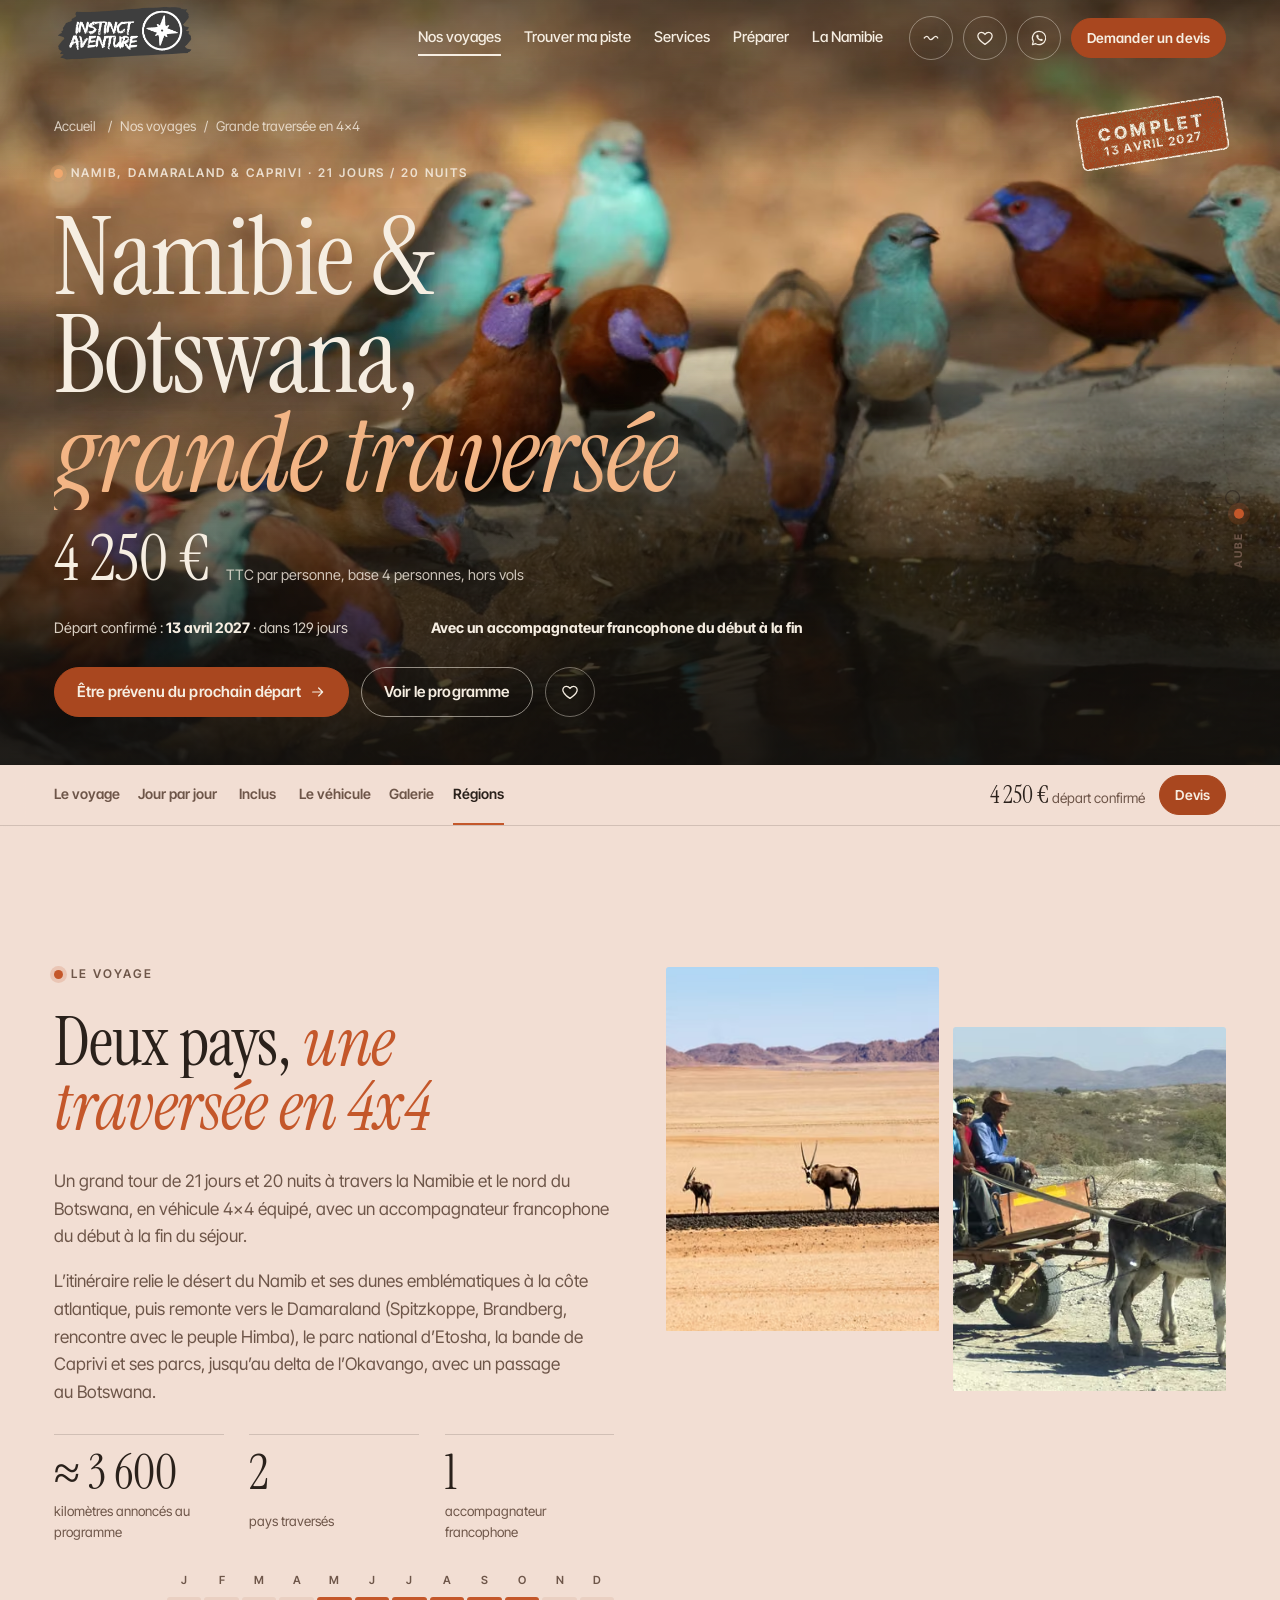
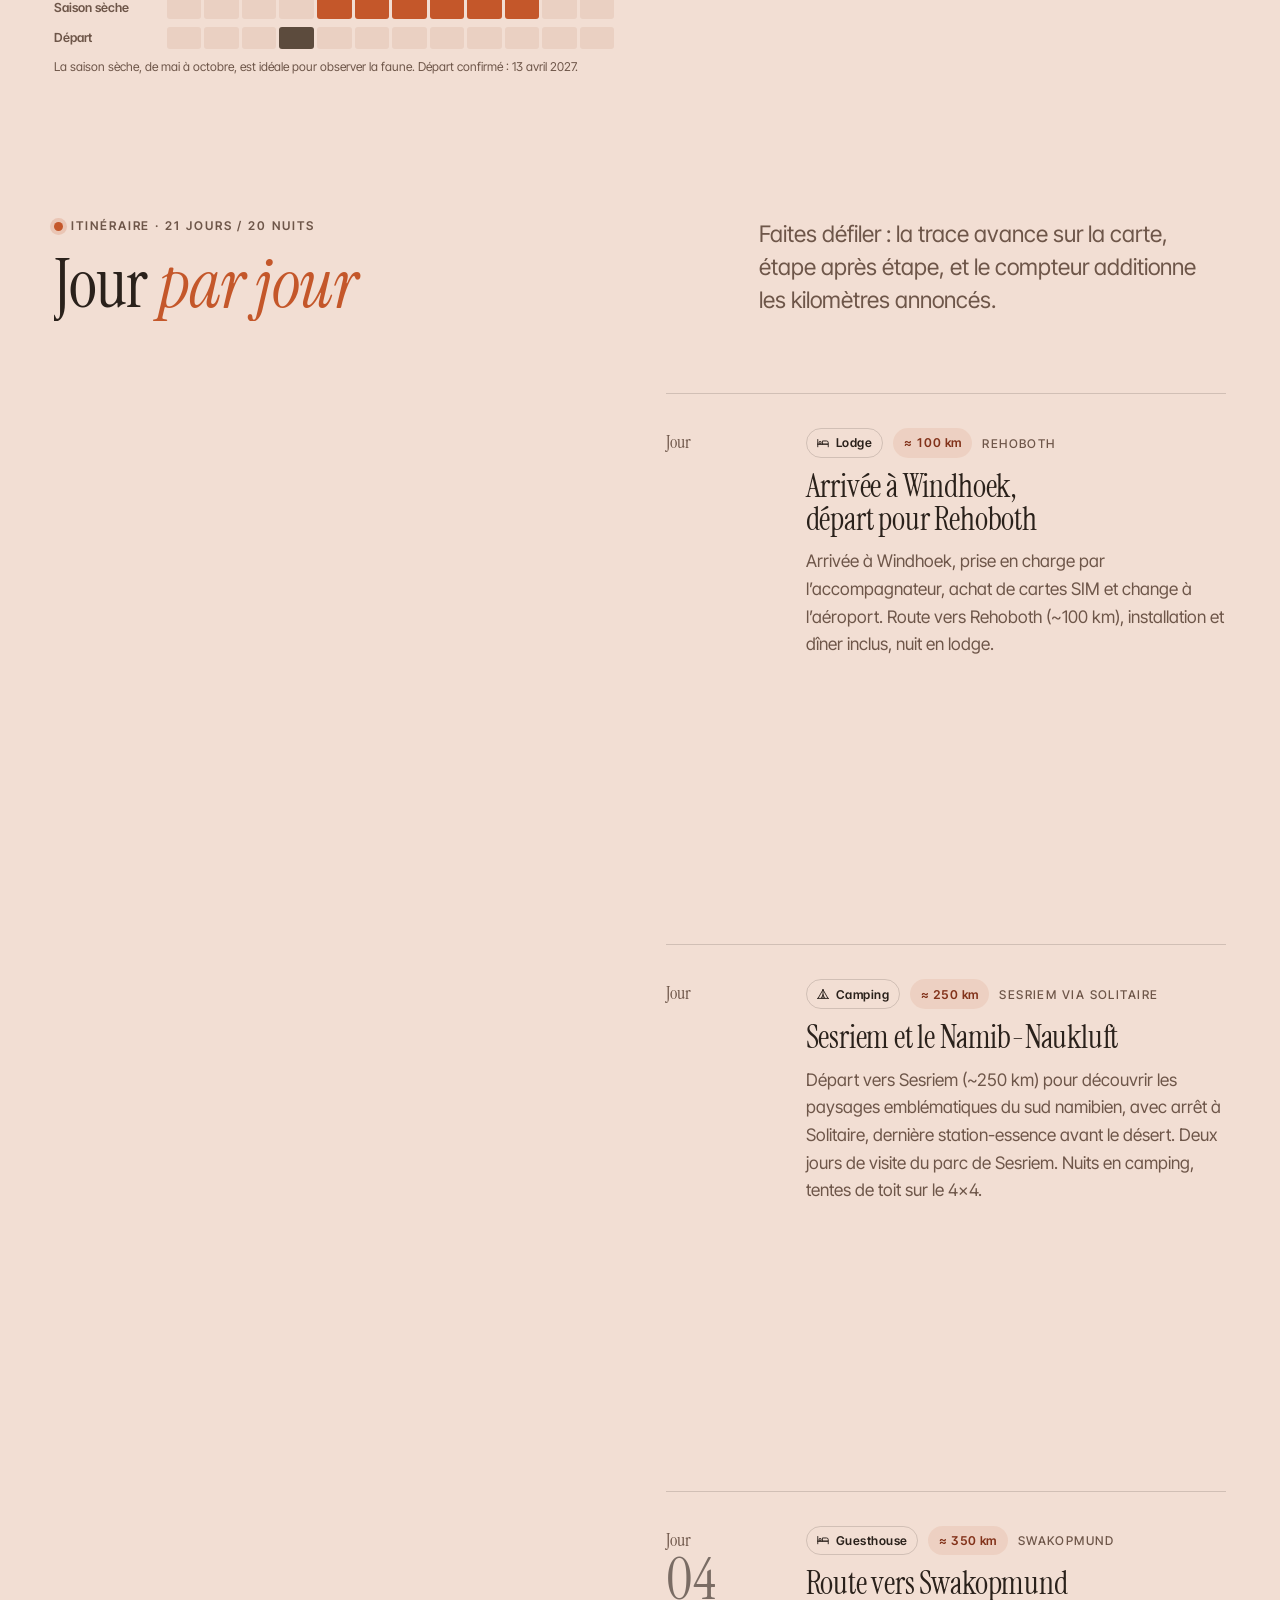
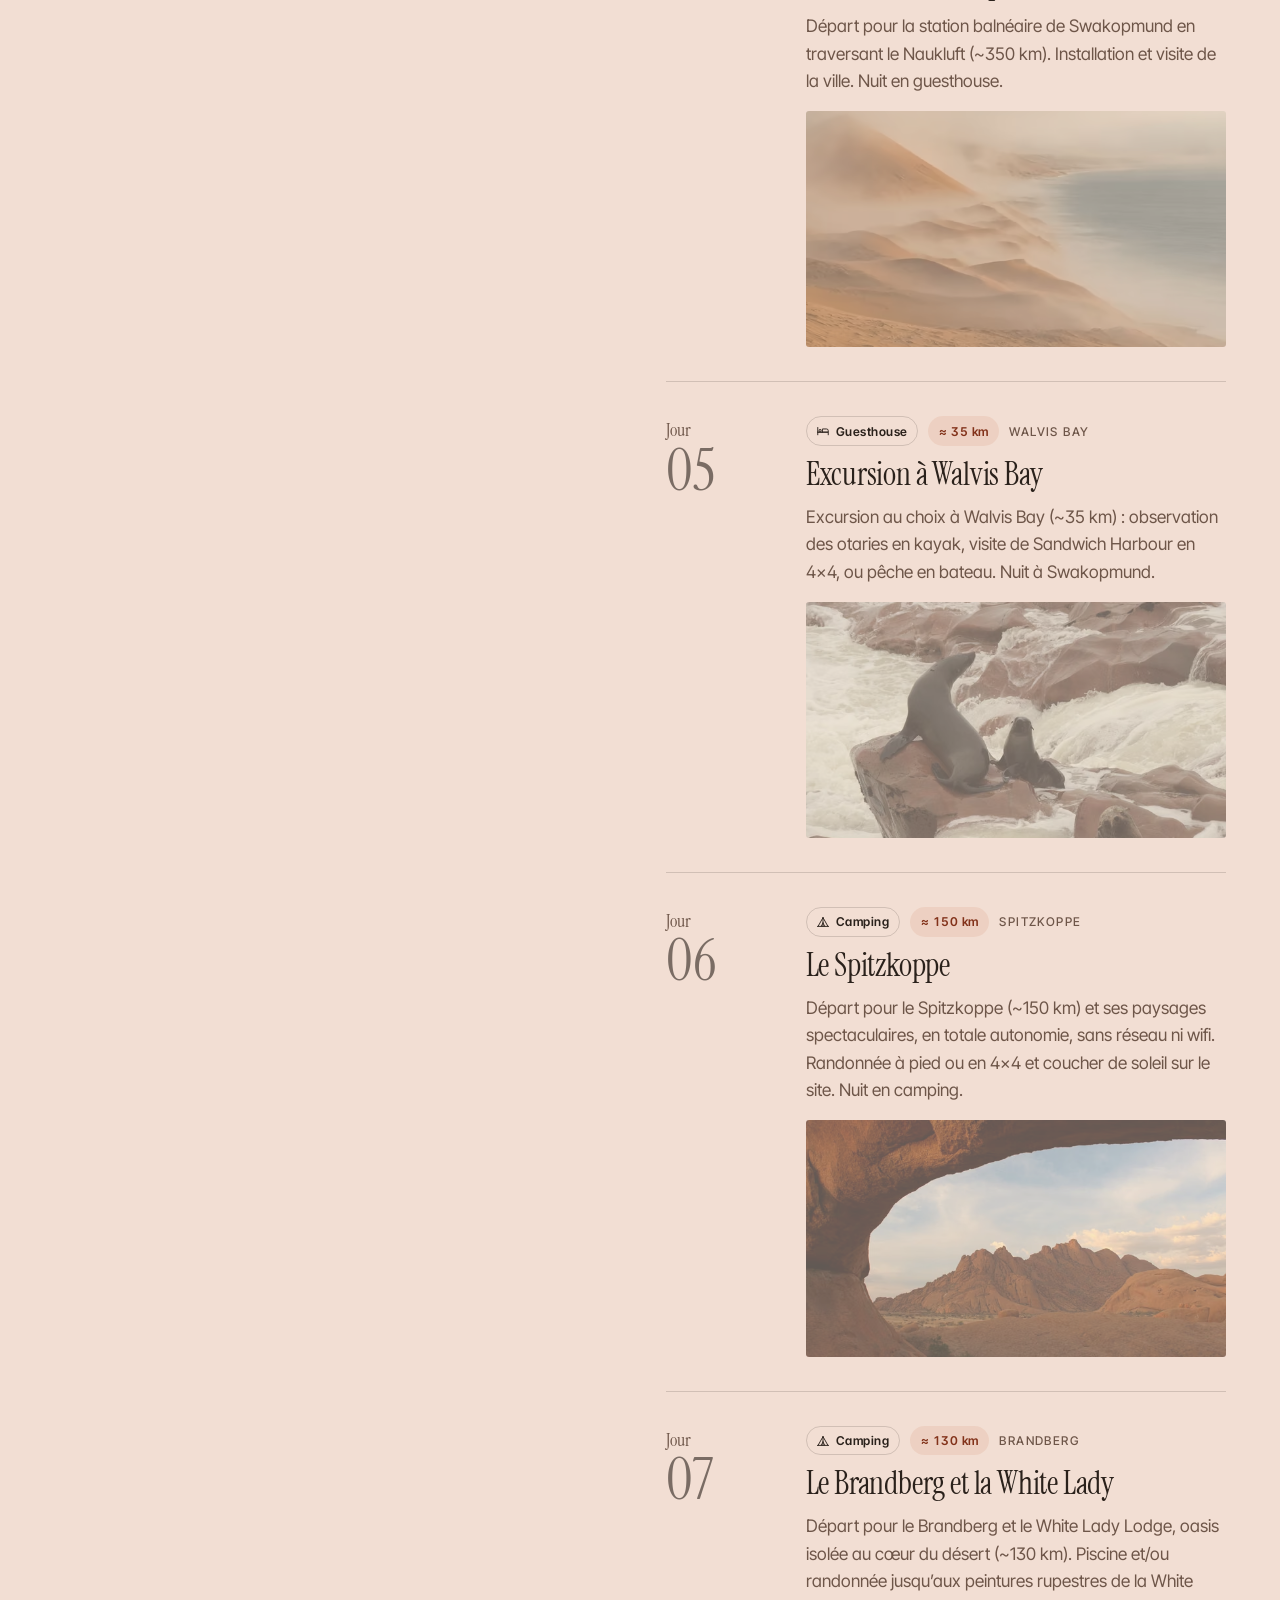
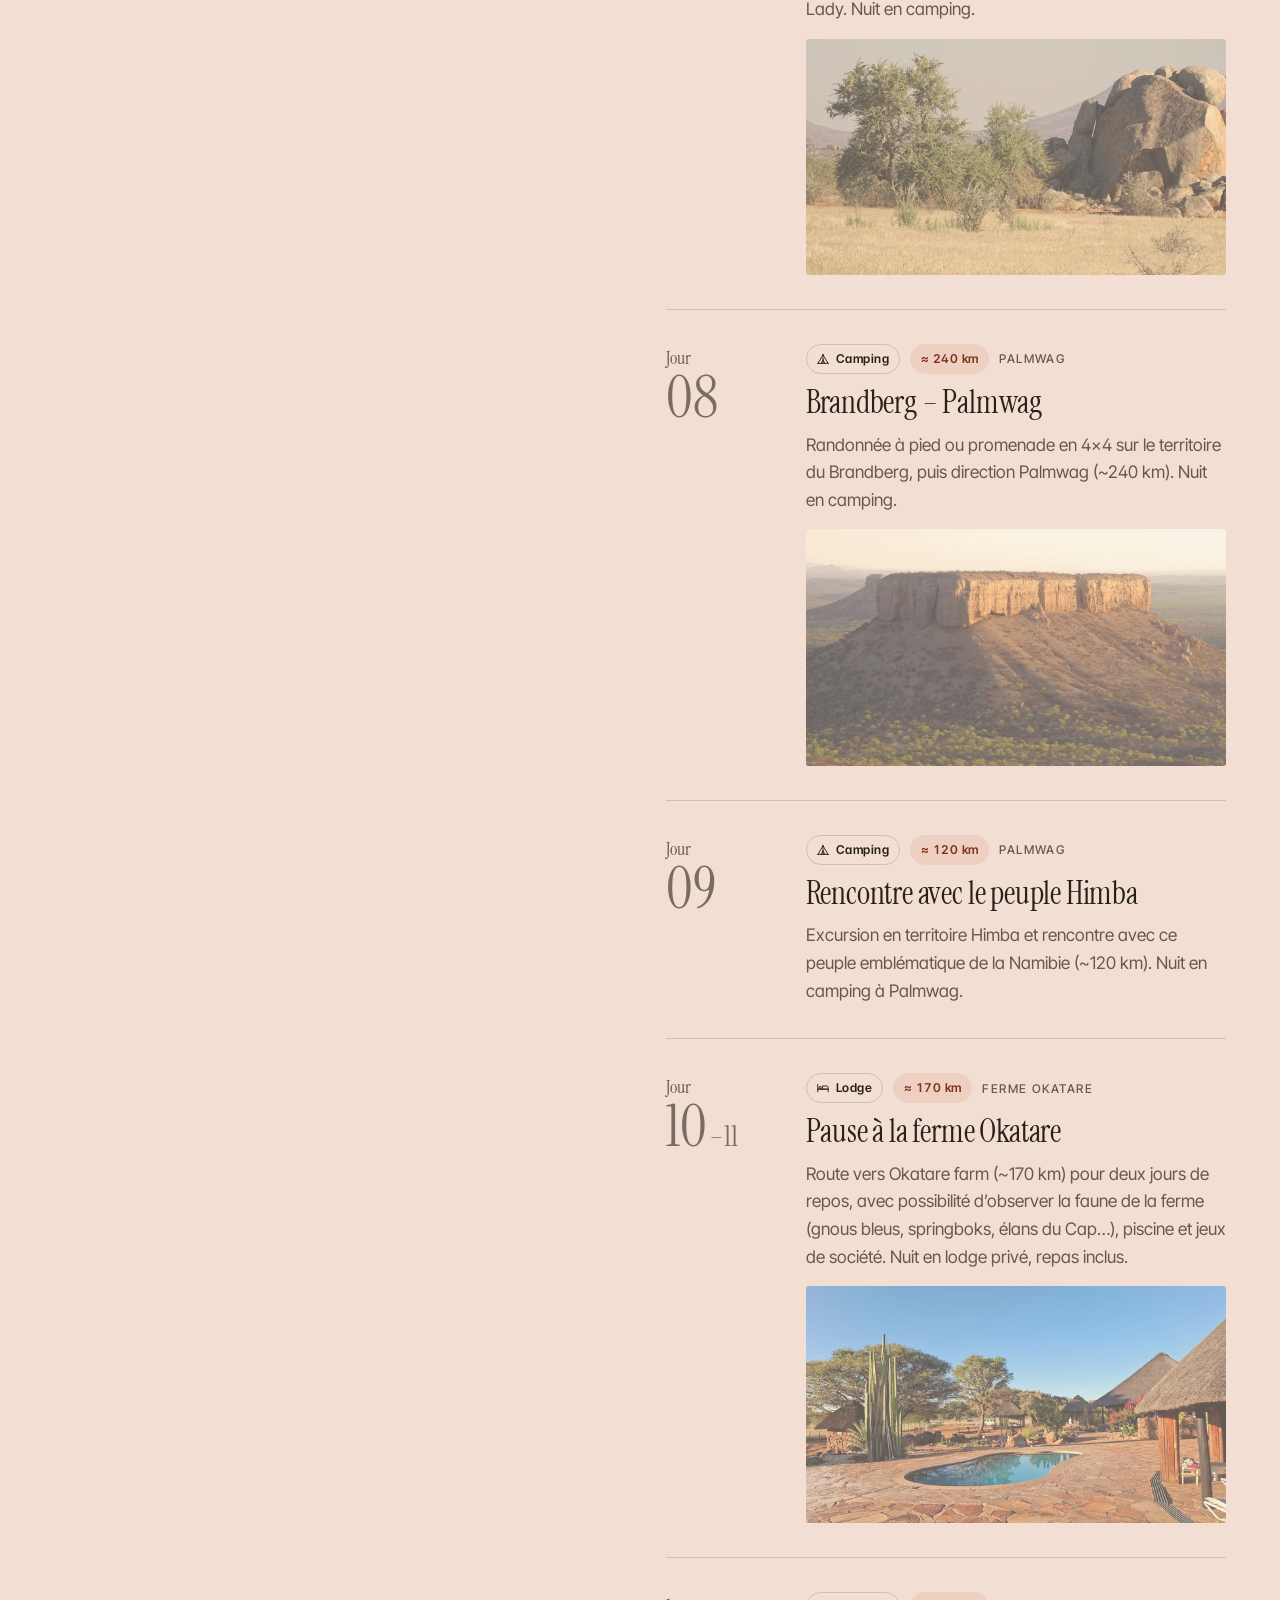
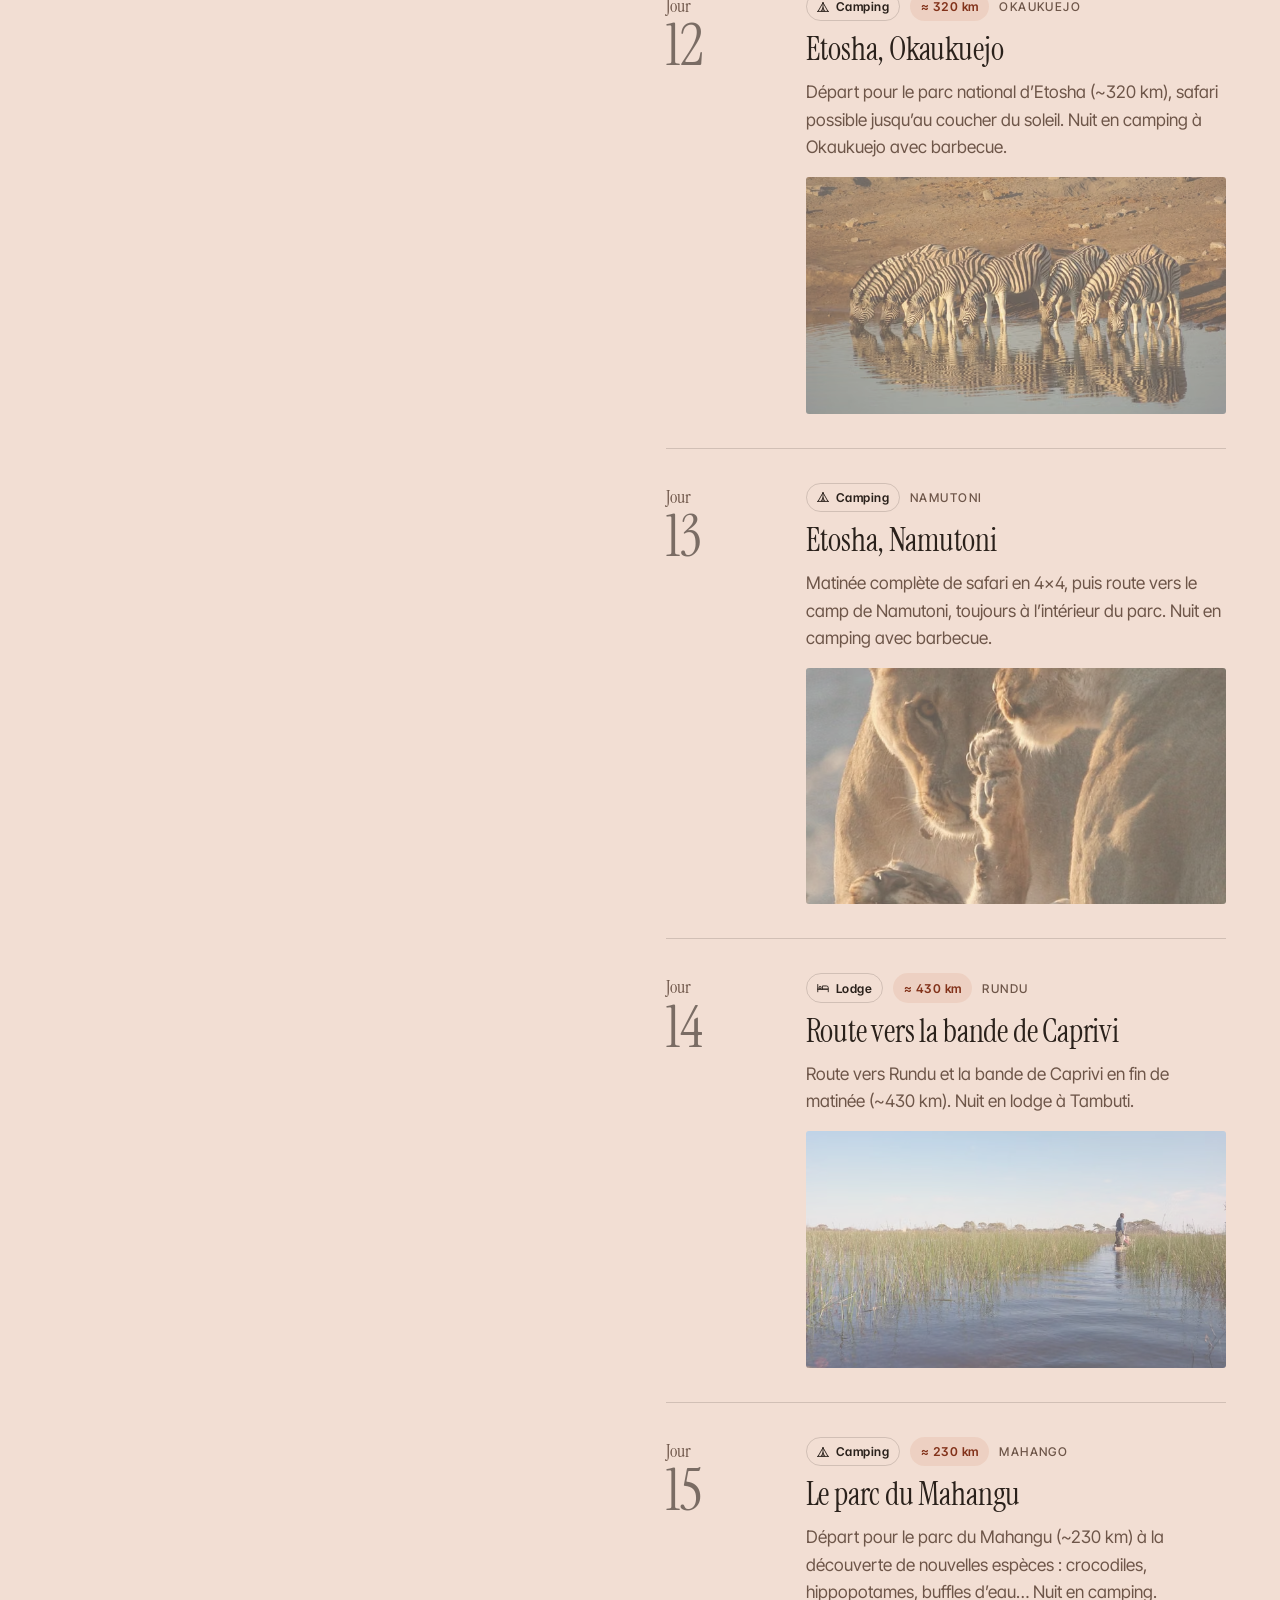
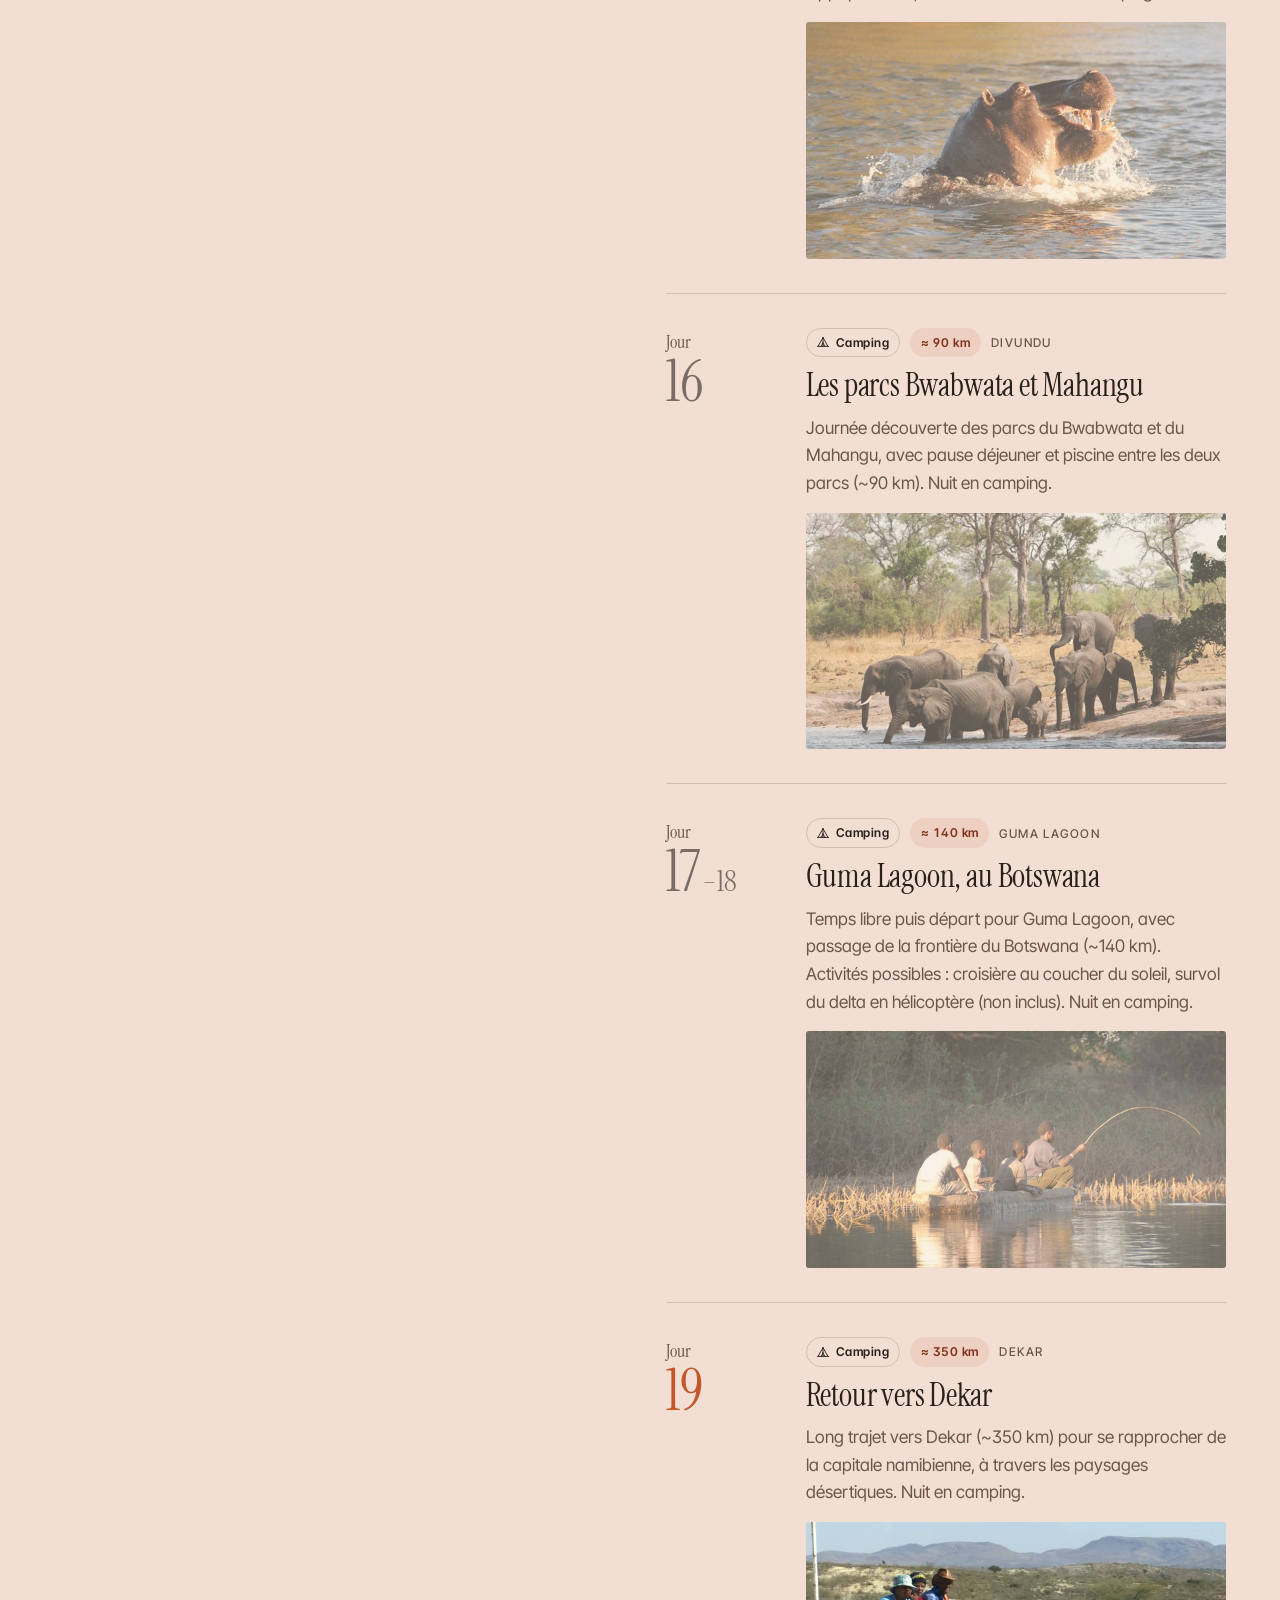
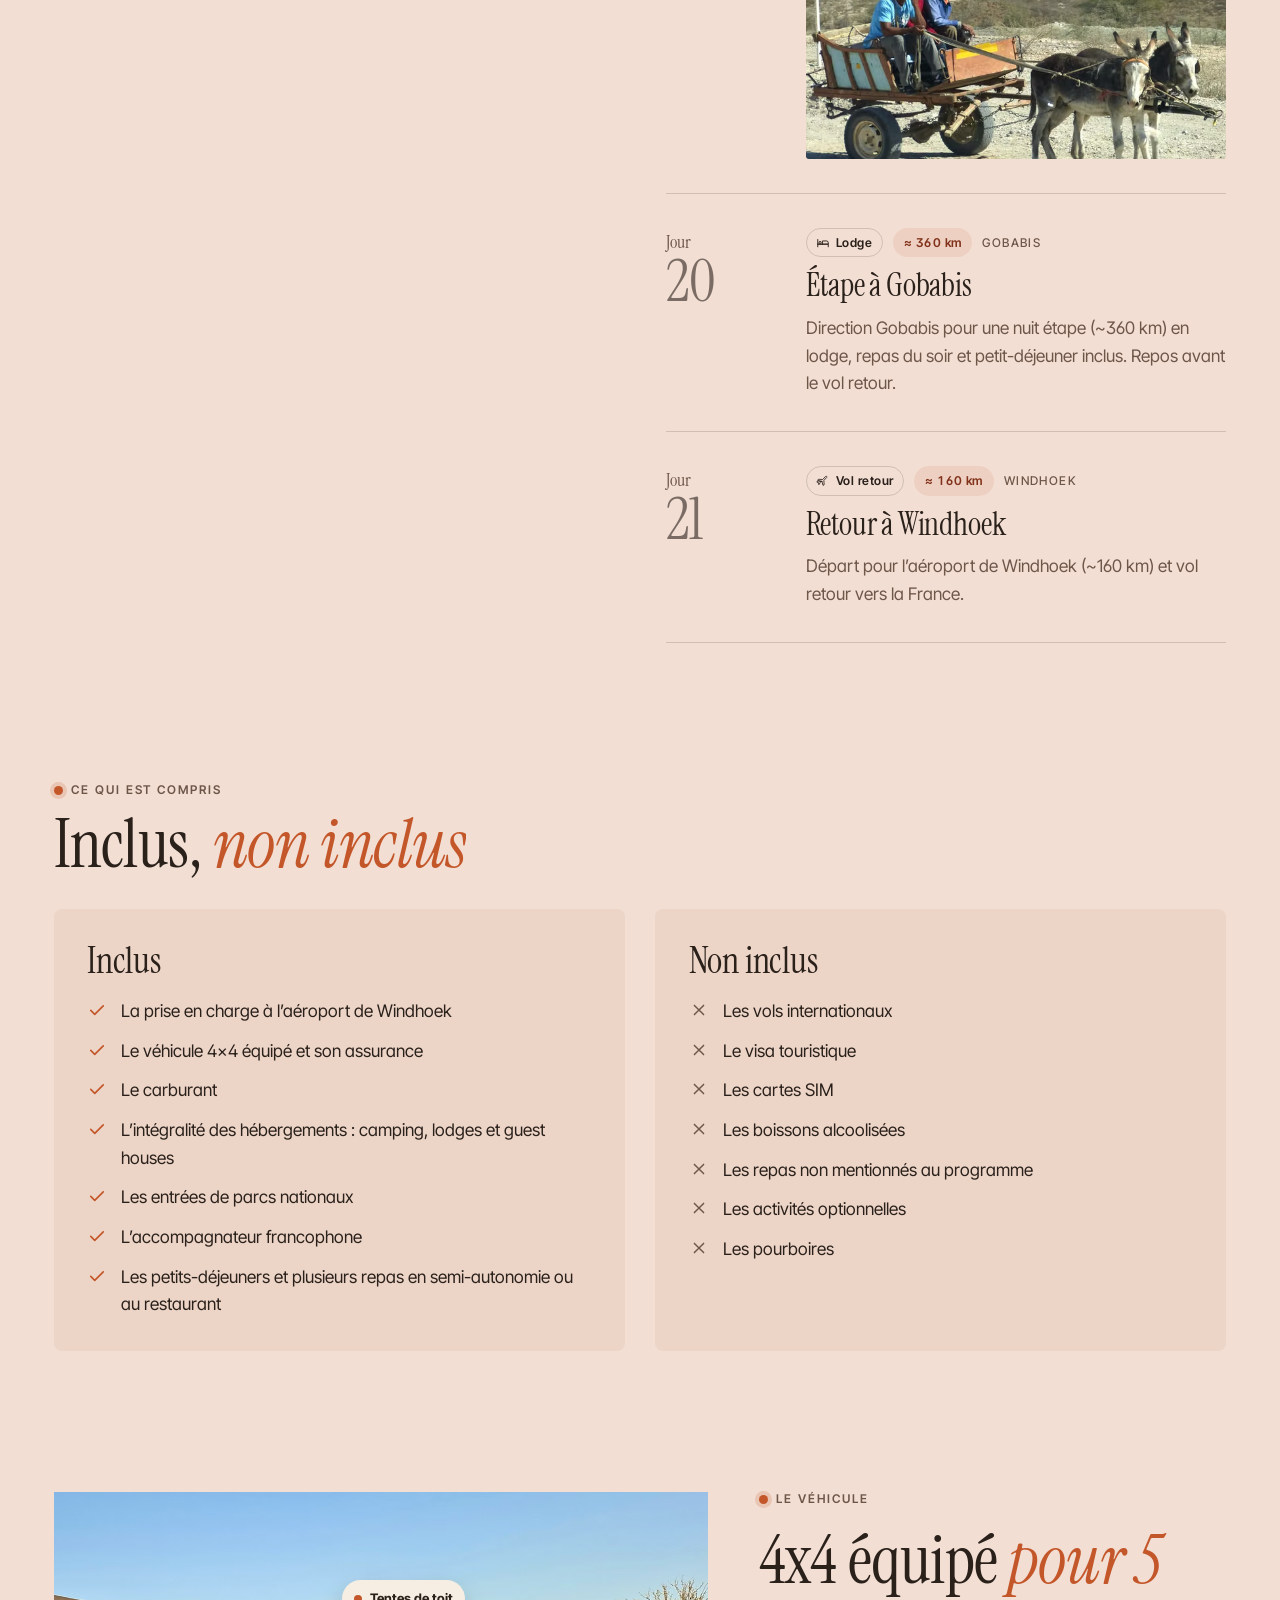
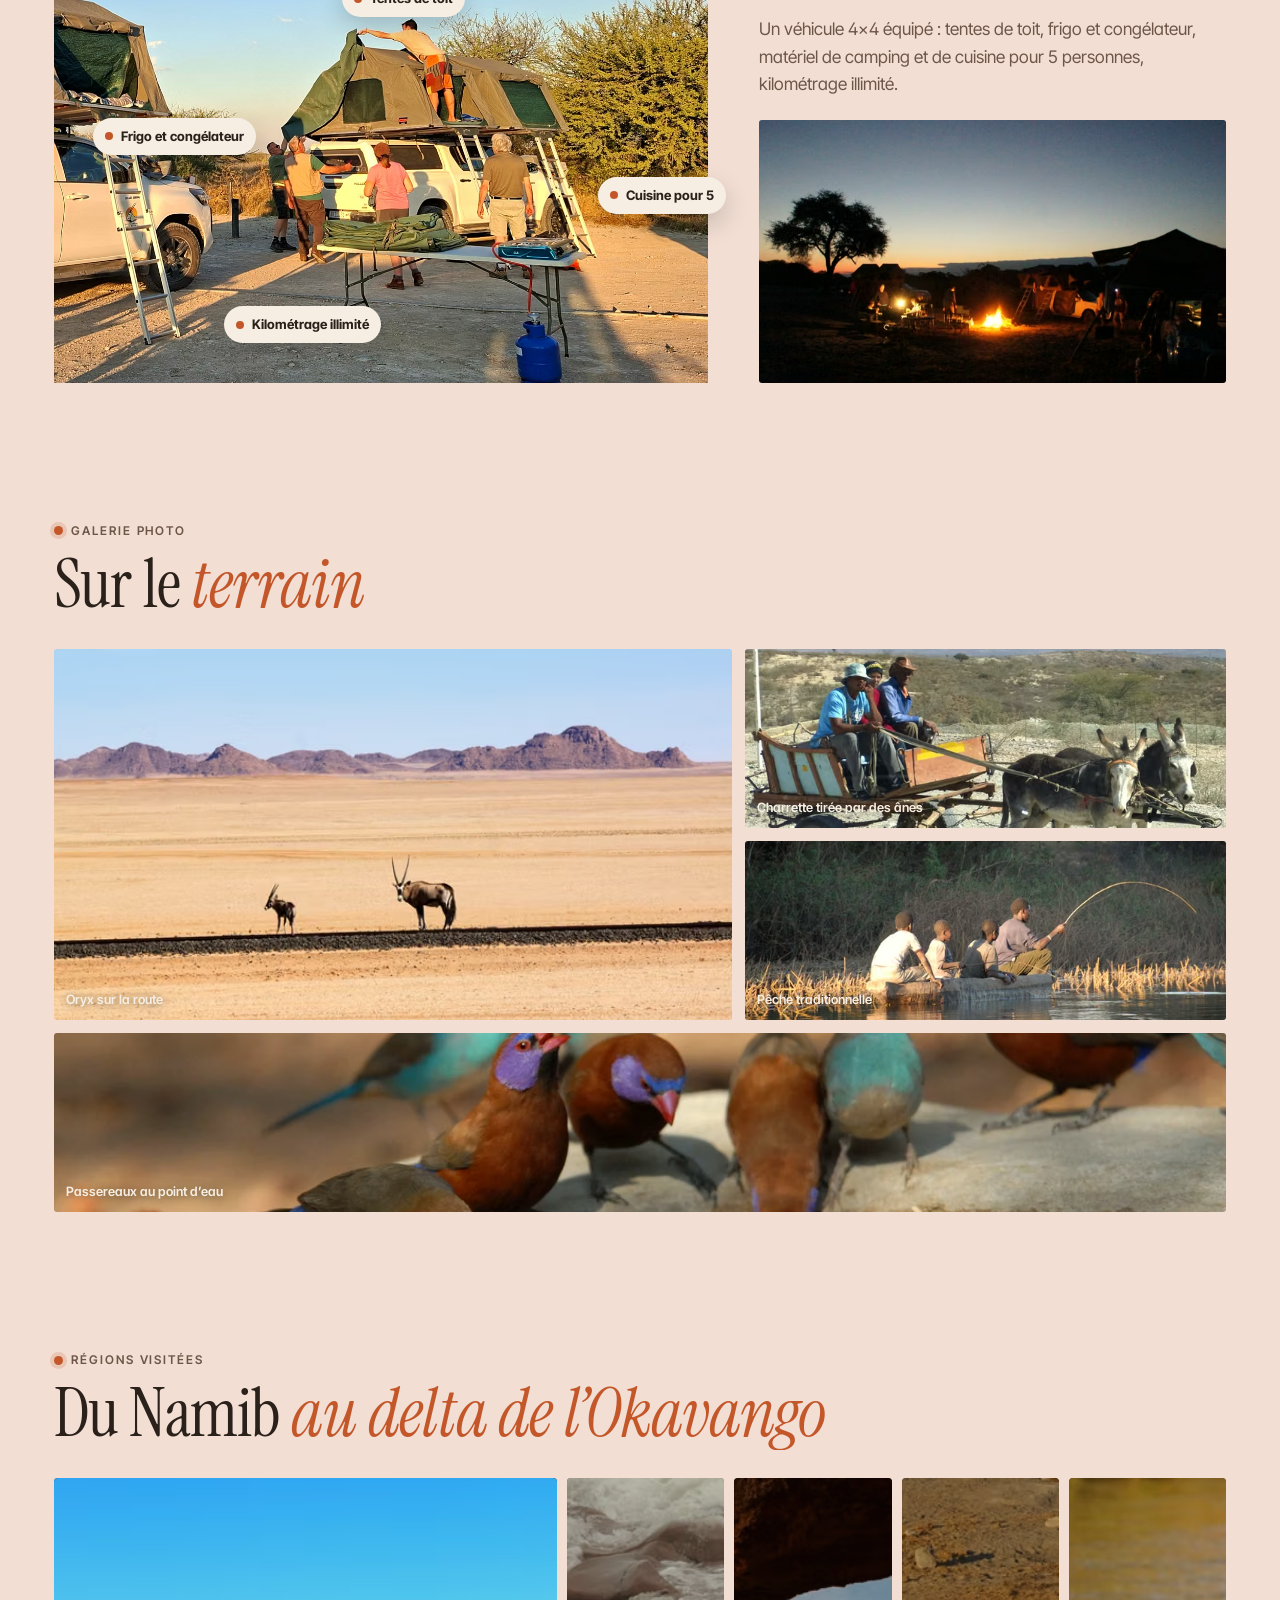
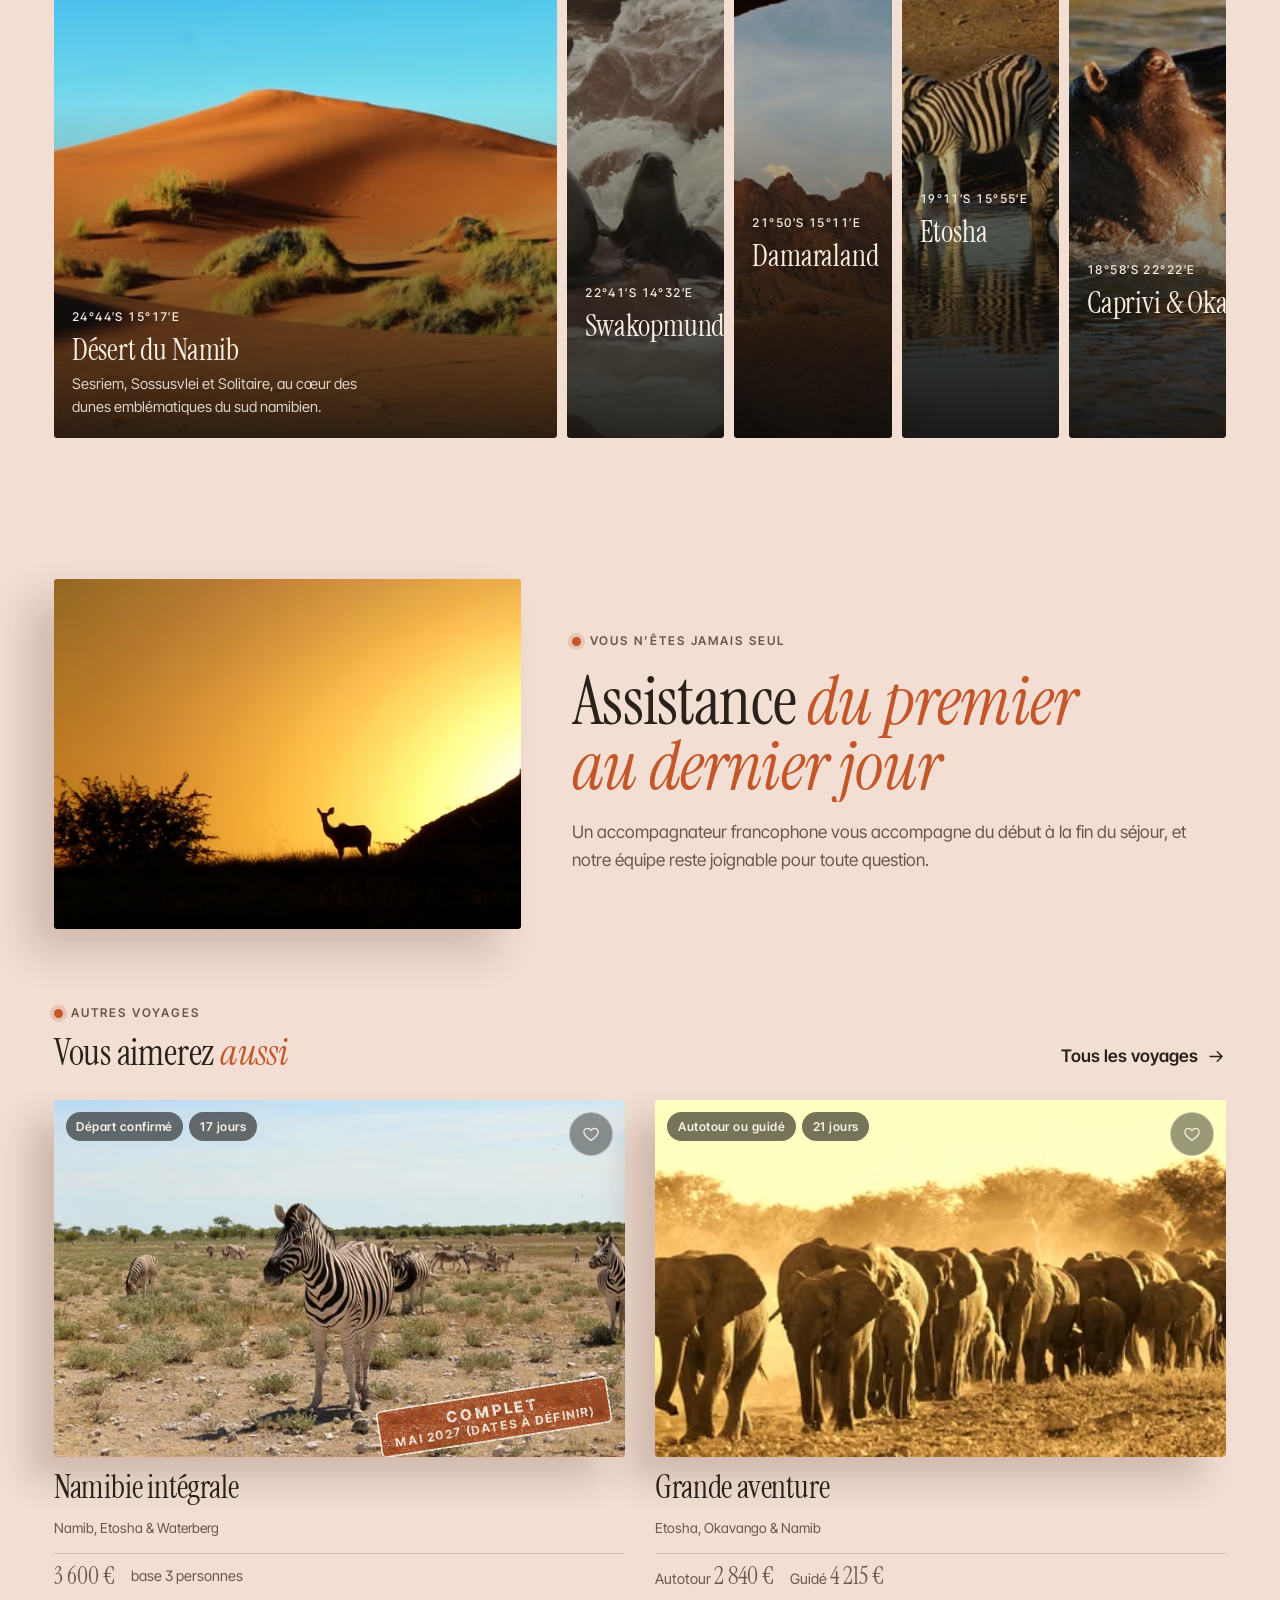
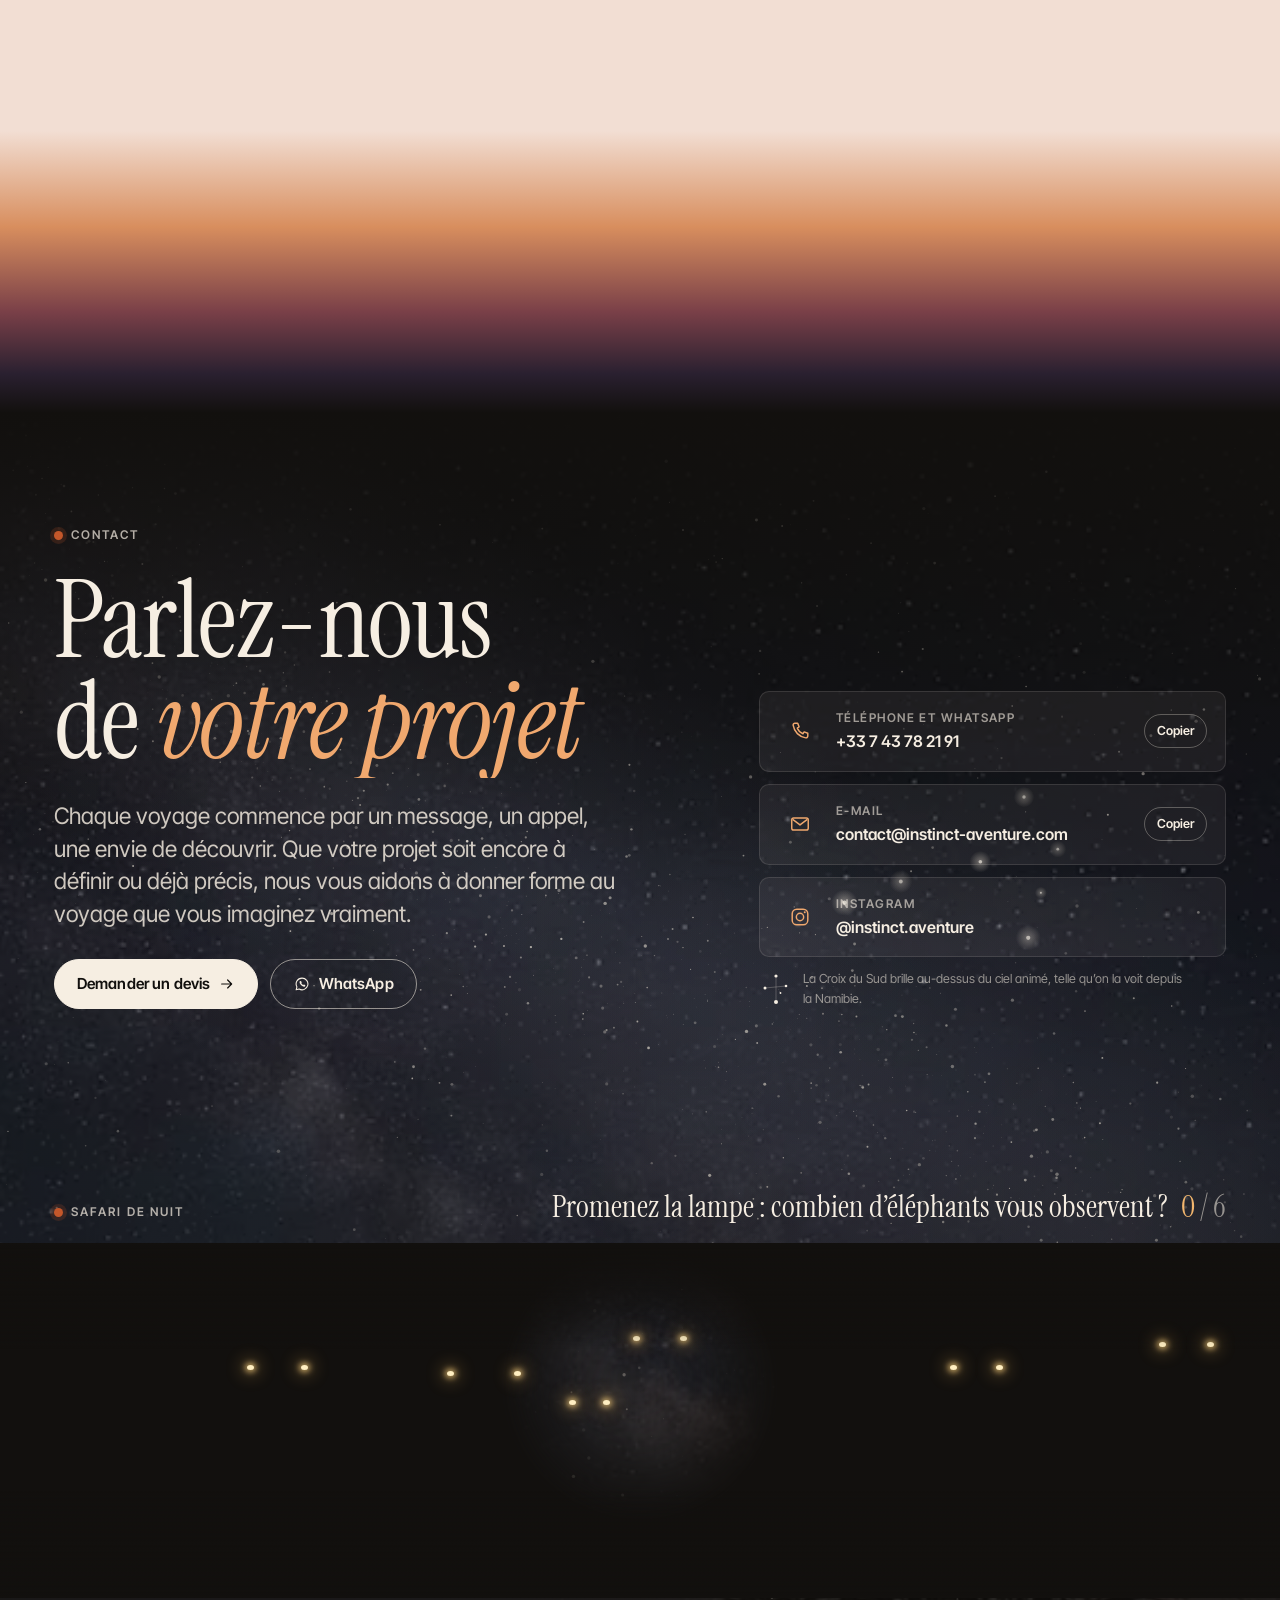
<file: namibie-botswana.html>
<!doctype html>
<html lang="fr" class="no-js">
<head>
<meta charset="utf-8">
<meta name="viewport" content="width=device-width, initial-scale=1, viewport-fit=cover">
<title>Namibie & Botswana, grande traversée en 4x4 · Instinct Aventure</title>
<meta name="description" content="Un grand tour de 21 jours et 20 nuits à travers la Namibie et le nord du Botswana, en véhicule 4x4 équipé, avec un accompagnateur francophone du début à…">
<meta name="theme-color" content="#12100E">
<link rel="preload" href="assets/fonts/instrument-serif.woff2" as="font" type="font/woff2" crossorigin>
<link rel="preload" href="assets/fonts/inter-tight.woff2" as="font" type="font/woff2" crossorigin>
<link rel="stylesheet" href="assets/css/main.css?v=20261029-5">
<link rel="icon" href="assets/img/favicon.png" type="image/png">
<link rel="apple-touch-icon" href="assets/img/apple-touch-icon.png">
<script type="speculationrules">{"prefetch":[{"where":{"and":[{"href_matches":"/*"},{"not":{"selector_matches":"[target=_blank]"}}]},"eagerness":"moderate"}]}</script>
<script>(function(h){h.classList.remove('no-js');h.classList.add('js');var c=null,v=null;try{c=localStorage.getItem('ia-calme');v=sessionStorage.getItem('ia-voile')}catch(e){}var r=window.matchMedia&&matchMedia('(prefers-reduced-motion: reduce)').matches;if(c==='1'||(c!=='0'&&r))h.classList.add('is-calm');if(v==='1'&&!h.classList.contains('is-calm'))h.classList.add('veil-in')})(document.documentElement)</script>

<link rel="canonical" href="https://instinct-aventure-maquette.vercel.app/namibie-botswana">
<meta name="robots" content="noindex, nofollow">
<meta property="og:type" content="website">
<meta property="og:locale" content="fr_FR">
<meta property="og:site_name" content="Instinct Aventure">
<meta property="og:title" content="Namibie &amp; Botswana, grande traversée en 4x4 · Instinct Aventure">
<meta property="og:description" content="Un grand tour de 21 jours et 20 nuits à travers la Namibie et le nord du Botswana, en véhicule 4x4 équipé, avec un accompagnateur francophone du début à…">
<meta property="og:url" content="https://instinct-aventure-maquette.vercel.app/namibie-botswana">
<meta property="og:image" content="https://instinct-aventure-maquette.vercel.app/assets/img/partage-instinct-aventure.jpg">
<meta name="twitter:card" content="summary_large_image">
<script type="application/ld+json">{"@context": "https://schema.org", "@graph": [{"@type": "TravelAgency", "@id": "https://instinct-aventure-maquette.vercel.app/#agence", "name": "Instinct Aventure", "url": "https://instinct-aventure-maquette.vercel.app/", "telephone": "+33 7 43 78 21 91", "email": "contact@instinct-aventure.com", "address": {"@type": "PostalAddress", "streetAddress": "30 bis rue Montant", "postalCode": "55000", "addressLocality": "Bar-le-Duc", "addressCountry": "FR"}, "sameAs": ["https://www.instagram.com/instinct.aventure"], "description": "Voyages sur mesure en Namibie : autotours, séjours guidés et services. Immatriculation Atout France IM055260001."}, {"@type": "TouristTrip", "name": "Namibie & Botswana, grande traversée en 4x4", "description": "Un grand tour de 21 jours et 20 nuits à travers la Namibie et le nord du Botswana, en véhicule 4x4 équipé, avec un accompagnateur francophone du début à…", "url": "https://instinct-aventure-maquette.vercel.app/namibie-botswana", "image": "https://instinct-aventure-maquette.vercel.app/assets/img/passereaux-1280.webp", "provider": {"@id": "https://instinct-aventure-maquette.vercel.app/#agence"}, "offers": [{"@type": "Offer", "name": "Namibie & Botswana, grande traversée en 4x4", "price": 4250, "priceCurrency": "EUR", "description": "TTC par personne, base 4 personnes, hors vols", "availability": "https://schema.org/SoldOut", "url": "https://instinct-aventure-maquette.vercel.app/namibie-botswana", "seller": {"@id": "https://instinct-aventure-maquette.vercel.app/#agence"}}], "itinerary": {"@type": "ItemList", "itemListElement": [{"@type": "ListItem", "position": 1, "item": {"@type": "Place", "name": "Rehoboth"}}, {"@type": "ListItem", "position": 2, "item": {"@type": "Place", "name": "Sesriem"}}, {"@type": "ListItem", "position": 3, "item": {"@type": "Place", "name": "Swakopmund"}}, {"@type": "ListItem", "position": 4, "item": {"@type": "Place", "name": "Walvis Bay"}}, {"@type": "ListItem", "position": 5, "item": {"@type": "Place", "name": "Spitzkoppe"}}, {"@type": "ListItem", "position": 6, "item": {"@type": "Place", "name": "Brandberg"}}, {"@type": "ListItem", "position": 7, "item": {"@type": "Place", "name": "Palmwag"}}, {"@type": "ListItem", "position": 8, "item": {"@type": "Place", "name": "Ferme Okatare"}}, {"@type": "ListItem", "position": 9, "item": {"@type": "Place", "name": "Okaukuejo"}}, {"@type": "ListItem", "position": 10, "item": {"@type": "Place", "name": "Namutoni"}}, {"@type": "ListItem", "position": 11, "item": {"@type": "Place", "name": "Rundu"}}, {"@type": "ListItem", "position": 12, "item": {"@type": "Place", "name": "Mahango"}}, {"@type": "ListItem", "position": 13, "item": {"@type": "Place", "name": "Divundu"}}, {"@type": "ListItem", "position": 14, "item": {"@type": "Place", "name": "Guma Lagoon"}}, {"@type": "ListItem", "position": 15, "item": {"@type": "Place", "name": "Dekar"}}, {"@type": "ListItem", "position": 16, "item": {"@type": "Place", "name": "Gobabis"}}, {"@type": "ListItem", "position": 17, "item": {"@type": "Place", "name": "Windhoek"}}]}}]}</script>
</head>
<body data-page="circuit">
<svg class="fx" aria-hidden="true" focusable="false">
  <defs>
    <filter id="mirage" x="-5%" y="-5%" width="110%" height="110%">
      <feTurbulence type="fractalNoise" baseFrequency="0.004 0.06" numOctaves="2" seed="3" result="n">
        <animate attributeName="baseFrequency" dur="6s" values="0.004 0.06;0.006 0.075;0.004 0.06" repeatCount="indefinite"/>
      </feTurbulence>
      <feDisplacementMap in="SourceGraphic" in2="n" scale="14" xChannelSelector="R" yChannelSelector="G"/>
    </filter>
    <filter id="ripple" x="-5%" y="-5%" width="110%" height="110%">
      <feTurbulence type="turbulence" baseFrequency="0.012 0.03" numOctaves="1" seed="8" result="r">
        <animate attributeName="baseFrequency" dur="5s" values="0.012 0.03;0.016 0.04;0.012 0.03" repeatCount="indefinite"/>
      </feTurbulence>
      <feDisplacementMap in="SourceGraphic" in2="r" scale="10" xChannelSelector="R" yChannelSelector="B"/>
    </filter>
  </defs>
  <symbol id="i-arrow" viewBox="0 0 24 24"><path d="M4 12h15m-6-6 6 6-6 6" fill="none" stroke="currentColor" stroke-width="1.8" stroke-linecap="round" stroke-linejoin="round"/></symbol>
  <symbol id="i-arrow-l" viewBox="0 0 24 24"><path d="M20 12H5m6-6-6 6 6 6" fill="none" stroke="currentColor" stroke-width="1.8" stroke-linecap="round" stroke-linejoin="round"/></symbol>
  <symbol id="i-wa" viewBox="0 0 24 24"><path d="M12 3.2a8.8 8.8 0 0 0-7.6 13.2L3.2 20.8l4.5-1.2A8.8 8.8 0 1 0 12 3.2Z" fill="none" stroke="currentColor" stroke-width="1.6" stroke-linejoin="round"/><path d="M9 8.3c.3-.6.6-.6.9-.6h.5c.2 0 .4.1.5.4l.7 1.6c.1.2 0 .5-.1.6l-.5.6c.6 1.2 1.6 2.1 2.8 2.7l.6-.6c.2-.2.4-.2.6-.1l1.6.7c.3.1.4.3.4.6v.5c0 .3-.1.7-.6 1-1 .5-2.3.4-4-.6a9.2 9.2 0 0 1-3.3-3.4c-.9-1.6-.9-3-.1-4Z" fill="currentColor"/></symbol>
  <symbol id="i-mail" viewBox="0 0 24 24"><rect x="3" y="5.5" width="18" height="13" rx="2" fill="none" stroke="currentColor" stroke-width="1.6"/><path d="m4 7 8 6 8-6" fill="none" stroke="currentColor" stroke-width="1.6" stroke-linejoin="round"/></symbol>
  <symbol id="i-insta" viewBox="0 0 24 24"><rect x="3.5" y="3.5" width="17" height="17" rx="5" fill="none" stroke="currentColor" stroke-width="1.6"/><circle cx="12" cy="12" r="4" fill="none" stroke="currentColor" stroke-width="1.6"/><circle cx="17.2" cy="6.8" r="1.1" fill="currentColor"/></symbol>
  <symbol id="i-phone" viewBox="0 0 24 24"><path d="M6.5 3.5h3l1.5 4-2 1.3a10.5 10.5 0 0 0 6.2 6.2l1.3-2 4 1.5v3a2 2 0 0 1-2.2 2A16.5 16.5 0 0 1 4.5 5.7a2 2 0 0 1 2-2.2Z" fill="none" stroke="currentColor" stroke-width="1.6" stroke-linejoin="round"/></symbol>
  <symbol id="i-wheel" viewBox="0 0 24 24"><circle cx="12" cy="12" r="8.5" fill="none" stroke="currentColor" stroke-width="1.7"/><circle cx="12" cy="12" r="2.2" fill="none" stroke="currentColor" stroke-width="1.7"/><path d="M3.8 10.5c3 .8 5.4.9 6-.3M20.2 10.5c-3 .8-5.4.9-6-.3M12 14.2v6" fill="none" stroke="currentColor" stroke-width="1.7" stroke-linecap="round"/></symbol>
  <symbol id="i-guide" viewBox="0 0 24 24"><circle cx="12" cy="7.5" r="3.5" fill="none" stroke="currentColor" stroke-width="1.7"/><path d="M5 20c.6-4 3.4-6 7-6s6.4 2 7 6" fill="none" stroke="currentColor" stroke-width="1.7" stroke-linecap="round"/><path d="M8.3 6h7.4" stroke="currentColor" stroke-width="1.7" stroke-linecap="round"/></symbol>
  <symbol id="i-check" viewBox="0 0 24 24"><path d="m4.5 12.5 4.8 4.8L19.5 7" fill="none" stroke="currentColor" stroke-width="2" stroke-linecap="round" stroke-linejoin="round"/></symbol>
  <symbol id="i-cross" viewBox="0 0 24 24"><path d="M6.5 6.5l11 11m0-11-11 11" fill="none" stroke="currentColor" stroke-width="1.8" stroke-linecap="round"/></symbol>
  <symbol id="i-menu" viewBox="0 0 24 24"><path d="M4 8h16M4 16h16" fill="none" stroke="currentColor" stroke-width="1.8" stroke-linecap="round"/></symbol>
  <symbol id="i-calm" viewBox="0 0 24 24"><path d="M3 12c2.5-3 4.5-3 6 0s3.5 3 6 0 4.5-3 6 0" fill="none" stroke="currentColor" stroke-width="1.7" stroke-linecap="round"/></symbol>
  <symbol id="i-route" viewBox="0 0 32 32"><path d="M8 27c0-5 16-4 16-10S8 13 8 7" fill="none" stroke="currentColor" stroke-width="1.6" stroke-dasharray="2.5 3" stroke-linecap="round"/><circle cx="8" cy="7" r="3" fill="none" stroke="currentColor" stroke-width="1.6"/><path d="M24 22l0 7m0-7 4 2-4 2" fill="none" stroke="currentColor" stroke-width="1.6" stroke-linejoin="round"/></symbol>
  <symbol id="i-group" viewBox="0 0 32 32"><circle cx="11" cy="11" r="4" fill="none" stroke="currentColor" stroke-width="1.6"/><circle cx="22" cy="12.5" r="3.2" fill="none" stroke="currentColor" stroke-width="1.6"/><path d="M3.5 26c.8-5 3.7-7.5 7.5-7.5s6.7 2.5 7.5 7.5M18.5 19.5c1-.6 2.2-1 3.5-1 3.2 0 5.6 2.2 6.3 6" fill="none" stroke="currentColor" stroke-width="1.6" stroke-linecap="round"/></symbol>
  <symbol id="i-key" viewBox="0 0 32 32"><circle cx="10.5" cy="16" r="5.5" fill="none" stroke="currentColor" stroke-width="1.6"/><path d="M16 16h12m-4 0v4m-4-4v3" fill="none" stroke="currentColor" stroke-width="1.6" stroke-linecap="round"/><rect x="5" y="25" width="22" height="3" rx="1.5" fill="none" stroke="currentColor" stroke-width="1.4"/></symbol>
  <symbol id="i-compass" viewBox="0 0 32 32"><circle cx="16" cy="16" r="12" fill="none" stroke="currentColor" stroke-width="1.6"/><path d="m16 7 3 9-3 9-3-9Z" fill="none" stroke="currentColor" stroke-width="1.6" stroke-linejoin="round"/><circle cx="16" cy="16" r="1.4" fill="currentColor"/></symbol>
  <symbol id="i-car" viewBox="0 0 24 24"><path d="M3 15.5V12l2-4.5h9l3 4.5h3v4H3Z" fill="currentColor"/><circle cx="7" cy="16.5" r="2.3" fill="currentColor" stroke="#F6EEE2" stroke-width="1.4"/><circle cx="16.5" cy="16.5" r="2.3" fill="currentColor" stroke="#F6EEE2" stroke-width="1.4"/><path d="M6.5 7.5h7" stroke="#F6EEE2" stroke-width="1.2"/></symbol>
  <symbol id="i-sun" viewBox="0 0 24 24"><circle cx="12" cy="12" r="4" fill="currentColor"/><path d="M12 2.5v2.5M12 19v2.5M2.5 12H5M19 12h2.5M5.3 5.3l1.8 1.8M16.9 16.9l1.8 1.8M5.3 18.7l1.8-1.8M16.9 7.1l1.8-1.8" stroke="currentColor" stroke-width="1.6" stroke-linecap="round"/></symbol>
  <symbol id="i-signal" viewBox="0 0 24 24"><path d="M12 13.5a1.5 1.5 0 1 0 0-3 1.5 1.5 0 0 0 0 3ZM8.2 15.8a5.4 5.4 0 0 1 0-7.6m7.6 0a5.4 5.4 0 0 1 0 7.6M5.4 18.6a9.4 9.4 0 0 1 0-13.2m13.2 0a9.4 9.4 0 0 1 0 13.2" fill="none" stroke="currentColor" stroke-width="1.6" stroke-linecap="round"/></symbol>
  <symbol id="i-tent" viewBox="0 0 24 24"><path d="M2.5 19.5h19M12 4.5 3.5 19.5m8.5-15 8.5 15M12 4.5v15m0-6-3 6m3-6 3 6" fill="none" stroke="currentColor" stroke-width="1.6" stroke-linejoin="round" stroke-linecap="round"/></symbol>
  <symbol id="i-bed" viewBox="0 0 24 24"><path d="M3 18.5V6m0 8h18v4.5M3 14h18v-2.5a3 3 0 0 0-3-3h-7v5.5" fill="none" stroke="currentColor" stroke-width="1.6" stroke-linejoin="round" stroke-linecap="round"/><circle cx="7" cy="11" r="1.8" fill="none" stroke="currentColor" stroke-width="1.6"/></symbol>
  <symbol id="i-plane" viewBox="0 0 24 24"><path d="M10.5 13 3 11l1-2 7.5.5L16 4.5c.8-.8 2.2-.8 2.5 0 .3.6 0 1.4-.6 2L13.5 11l.5 7.5-2 1-2-7.5-3.5 3-.5 2.5-1.5.5-.5-3.5L1.5 14l.5-1.5 2.5-.5Z" fill="none" stroke="currentColor" stroke-width="1.4" stroke-linejoin="round"/></symbol>
  <symbol id="i-passport" viewBox="0 0 24 24"><rect x="5" y="3" width="14" height="18" rx="2" fill="none" stroke="currentColor" stroke-width="1.7"/><circle cx="12" cy="10.5" r="3.2" fill="none" stroke="currentColor" stroke-width="1.5"/><path d="M8.8 16.5h6.4" stroke="currentColor" stroke-width="1.7" stroke-linecap="round"/></symbol>
  <symbol id="i-health" viewBox="0 0 24 24"><path d="M9.5 4h5v5.5H20v5h-5.5V20h-5v-5.5H4v-5h5.5Z" fill="none" stroke="currentColor" stroke-width="1.7" stroke-linejoin="round"/></symbol>
  <symbol id="i-bag" viewBox="0 0 24 24"><rect x="4" y="7.5" width="16" height="12.5" rx="2.5" fill="none" stroke="currentColor" stroke-width="1.7"/><path d="M9 7.5V5.5a1.5 1.5 0 0 1 1.5-1.5h3A1.5 1.5 0 0 1 15 5.5v2M4 12.5h16" fill="none" stroke="currentColor" stroke-width="1.7" stroke-linecap="round"/></symbol>
  <symbol id="i-moon" viewBox="0 0 24 24"><path d="M19.5 14.6A8 8 0 0 1 9.4 4.5a8 8 0 1 0 10.1 10.1Z" fill="none" stroke="currentColor" stroke-width="1.7" stroke-linejoin="round"/></symbol>
  <symbol id="i-heart" viewBox="0 0 24 24"><path d="M12 20.5s-7.5-4.6-9.2-9.4C1.6 7.6 3.9 4.5 7.2 4.5c2 0 3.6 1.1 4.8 2.8 1.2-1.7 2.8-2.8 4.8-2.8 3.3 0 5.6 3.1 4.4 6.6-1.7 4.8-9.2 9.4-9.2 9.4Z" fill="var(--heart-fill, none)" stroke="currentColor" stroke-width="1.7" stroke-linejoin="round"/></symbol>
  <symbol id="i-compare" viewBox="0 0 24 24"><path d="M8 4v16M16 4v16M4 8h8M12 16h8" fill="none" stroke="currentColor" stroke-width="1.7" stroke-linecap="round"/></symbol>
  <symbol id="i-copy" viewBox="0 0 24 24"><rect x="8" y="8" width="12" height="12" rx="2" fill="none" stroke="currentColor" stroke-width="1.6"/><path d="M16 8V6a2 2 0 0 0-2-2H6a2 2 0 0 0-2 2v8a2 2 0 0 0 2 2h2" fill="none" stroke="currentColor" stroke-width="1.6"/></symbol>
</svg>
<div class="cursor" aria-hidden="true"><div class="cursor__ring"></div><div class="cursor__dot"></div><div class="cursor__label">Carte</div></div>
<div class="veil" aria-hidden="true"><div class="veil__edge"></div></div>
<div class="dial" aria-hidden="true">
  <svg viewBox="0 0 46 190"><path class="dial__track" d="M23 182 C 2 140, 2 50, 23 8"/><g class="dial__now" data-dial-now><circle r="7"/><path d="M-11 0h-6"/></g><circle class="dial__halo" cx="23" cy="182" r="11"/><circle class="dial__sun" cx="23" cy="182" r="5"/></svg>
  <span class="dial__label">Aube</span>
</div>

<a class="sr-only" href="#contenu">Aller au contenu</a>
<header class="hd" data-hd>
  <div class="wrap hd__in">
    <a class="hd__logo" href="index.html" aria-label="Instinct Aventure, accueil" data-magnetic="6">
      <img src="assets/img/logo-header.webp" width="1042" height="476" alt="Instinct Aventure">
    </a>
    <nav class="hd__nav" aria-label="Navigation principale">
      <a href="voyages.html" data-nav="voyages">Nos voyages</a>
      <a href="voyages.html#trouver-ma-piste" data-quiz data-nav="quiz">Trouver ma piste</a>
      <a href="voyages.html#services" data-nav="services">Services</a>
      <a href="preparer.html" data-nav="preparer">Préparer<span class="hd__long"> son voyage</span></a>
      <a href="index.html#namibie" data-nav="namibie">La Namibie</a>
    </nav>
    <div class="hd__act">
      <div class="hd__clock" title="Heure locale à Windhoek (Namibie)"><span>Windhoek</span><b data-clock>--:--</b></div>
      <button class="icon-btn calm-btn" type="button" data-calm aria-pressed="false" aria-label="Mode calme&nbsp;: réduire les animations" title="Mode calme"><svg aria-hidden="true"><use href="#i-calm"/></svg></button>
      <button class="icon-btn env-btn" type="button" data-envies-open aria-label="Ma liste d’envies"><svg aria-hidden="true"><use href="#i-heart"/></svg><span class="env-count" data-envies-count hidden>0</span></button>
      <a class="icon-btn wa-btn" href="https://wa.me/33743782191" target="_blank" rel="noopener" aria-label="Écrire sur WhatsApp au +33 7 43 78 21 91"><svg aria-hidden="true"><use href="#i-wa"/></svg></a>
      <button class="btn btn--sm btn--devis" type="button" data-devis data-magnetic="10">Demander un devis</button>
      <button class="icon-btn hd__burger" type="button" data-menu aria-expanded="false" aria-controls="menu" aria-label="Ouvrir le menu"><svg aria-hidden="true"><use href="#i-menu"/></svg></button>
    </div>
  </div>
</header>
<div class="menu" id="menu" aria-hidden="true">
  <nav aria-label="Menu">
    <a href="voyages.html">Nos <em>voyages</em></a>
    <a href="voyages.html#trouver-ma-piste" data-quiz>Trouver ma <em>piste</em></a>
    <a href="voyages.html#departs">Départs confirmés</a>
    <a href="voyages.html#services">Services</a>
    <a href="preparer.html">Préparer son voyage</a>
    <a href="index.html#namibie">La Namibie</a>
  </nav>
  <div class="menu__foot">
    <div class="btn-row">
      <button class="btn" type="button" data-devis>Demander un devis</button>
      <a class="btn btn--ghost-light" href="https://wa.me/33743782191" target="_blank" rel="noopener"><svg aria-hidden="true"><use href="#i-wa"/></svg>WhatsApp</a>
    </div>
    <p><a class="tel-link" href="tel:+33743782191">+33 7 43 78 21 91</a> · <a class="tel-link" href="mailto:contact@instinct-aventure.com">contact@instinct-aventure.com</a></p>
    <p>Il est <b data-clock>--:--</b> à Windhoek.</p>
    <div><button class="btn btn--sm btn--ghost-light" type="button" data-calm aria-pressed="false"><svg aria-hidden="true"><use href="#i-calm"/></svg>Mode calme</button></div>
  </div>
</div>


<main id="contenu" data-circuit data-fiche="namibie-botswana" data-mode="confirme">
  <section class="hero hero--short hero--fiche" data-hero>
    <div class="hero__media" data-gl data-gl-pos="0.5 0.5" style="view-transition-name: vt-namibie-botswana">
      <picture><source type="image/avif" srcset="assets/img/passereaux-640.avif 640w, assets/img/passereaux-1280.avif 1280w, assets/img/passereaux-1920.avif 1920w, assets/img/passereaux-2560.avif 2560w" sizes="100vw"><img src="assets/img/passereaux-1280.webp" srcset="assets/img/passereaux-640.webp 640w, assets/img/passereaux-1280.webp 1280w, assets/img/passereaux-1920.webp 1920w, assets/img/passereaux-2560.webp 2560w" sizes="100vw" width="2560" height="1714" alt="Cordons-bleus et passereaux au bord d’un point d’eau" loading="eager" fetchpriority="high" decoding="async"></picture>
    </div>
    <div class="wrap hero__content">
      <nav class="crumbs" aria-label="Fil d’Ariane" data-reveal><a href="index.html">Accueil</a><span aria-hidden="true">/</span><a href="voyages.html">Nos voyages</a><span aria-hidden="true">/</span><span aria-current="page">Grande traversée en 4x4</span></nav>
      <span class="eyebrow" data-reveal>Namib, Damaraland & Caprivi · 21 jours / 20 nuits</span>
      <h1 class="display" data-split="chars" data-split-now>Namibie & Botswana, <em>grande traversée</em></h1>
      <div class="price-big" data-reveal><b data-price aria-live="polite">4 250 €</b><span>TTC par personne, base 4 personnes, hors vols</span></div>
      <div class="hero__facts" data-reveal>
        <span>Départ confirmé&nbsp;: <b>13 avril 2027</b> · <span data-countdown data-date="2027-04-13">bientôt</span></span>
        <span><b data-driver>Avec un accompagnateur francophone du début à la fin</b></span>
      </div>
      <div class="btn-row" data-reveal>
        <button class="btn" type="button" data-devis data-devis-tour="Namibie & Botswana, grande traversée en 4x4" data-devis-formule="Séjour guidé" data-magnetic="12">Être prévenu du prochain départ <svg aria-hidden="true"><use href="#i-arrow"/></svg></button>
        <a class="btn btn--ghost-light" href="#jours">Voir le programme</a>
        <button class="icon-btn fav-btn fav-btn--hero" type="button" data-fav="namibie-botswana" aria-pressed="false" aria-label="Ajouter Namibie & Botswana, grande traversée en 4x4 à ma liste d’envies"><svg aria-hidden="true"><use href="#i-heart"/></svg></button>
      </div>
<span class="stamp stamp--hero" data-stamp>Complet<small>13 avril 2027</small></span>    </div>
  </section>

  <div class="subnav" data-subnav>
    <div class="wrap subnav__in">
      <nav aria-label="Sections du voyage">
        <a href="#voyage">Le voyage</a><a href="#jours">Jour par jour</a><a href="#inclus">Inclus</a><a href="#focus">Le véhicule</a><a href="#galerie">Galerie</a><a href="#regions">Régions</a>
      </nav>
      <div class="subnav__price"><span><b data-price>4 250 €</b> <span class="muted" data-mode-label>départ confirmé</span></span><button class="btn btn--sm" type="button" data-devis data-devis-tour="Namibie & Botswana, grande traversée en 4x4" data-devis-formule="Séjour guidé">Devis</button></div>
    </div>
  </div>

  <!-- Le voyage -->
  <section class="sec" id="voyage" aria-labelledby="voy-titre">
    <div class="wrap overview">
      <div style="display:grid;gap:28px">
        <span class="eyebrow">Le voyage</span>
        <h2 id="voy-titre" data-split="lines">Deux pays, <em>une traversée en 4x4</em></h2>
        <div class="prose muted">
<p>Un grand tour de 21 jours et 20 nuits à travers la Namibie et le nord du Botswana, en véhicule 4x4 équipé, avec un accompagnateur francophone du début à la fin du séjour.</p><p>L’itinéraire relie le désert du Namib et ses dunes emblématiques à la côte atlantique, puis remonte vers le Damaraland (Spitzkoppe, Brandberg, rencontre avec le peuple Himba), le parc national d’Etosha, la bande de Caprivi et ses parcs, jusqu’au delta de l’Okavango, avec un passage au Botswana.</p>        </div>
        <div class="bignums">
<div class="bignum"><b class="num">≈ 3 600</b><span>kilomètres annoncés au programme</span></div><div class="bignum"><b class="num">2</b><span>pays traversés</span></div><div class="bignum"><b class="num">1</b><span>accompagnateur francophone</span></div>        </div>
        <div class="months" aria-label="Calendrier&nbsp;: saison sèche de mai à octobre">
          <div class="months__lbl" aria-hidden="true"><span></span><span>J</span><span>F</span><span>M</span><span>A</span><span>M</span><span>J</span><span>J</span><span>A</span><span>S</span><span>O</span><span>N</span><span>D</span></div>
          <div class="months__row"><span>Saison sèche</span><i></i><i></i><i></i><i></i><i class="on"></i><i class="on"></i><i class="on"></i><i class="on"></i><i class="on"></i><i class="on"></i><i></i><i></i></div>
<div class="months__row"><span>Départ</span><i></i><i></i><i></i><i class="on2"></i><i></i><i></i><i></i><i></i><i></i><i></i><i></i><i></i></div>          <p class="source">La saison sèche, de mai à octobre, est idéale pour observer la faune. Départ confirmé&nbsp;: 13 avril 2027.</p>
        </div>
      </div>
      <div class="overview__imgs">
<figure data-parallax="-0.08"><picture><source type="image/avif" srcset="assets/img/oryx-desert-640.avif 640w, assets/img/oryx-desert-1280.avif 1280w, assets/img/oryx-desert-1920.avif 1920w, assets/img/oryx-desert-2560.avif 2560w" sizes="(max-width: 900px) 46vw, 24vw"><img src="assets/img/oryx-desert-1280.webp" srcset="assets/img/oryx-desert-640.webp 640w, assets/img/oryx-desert-1280.webp 1280w, assets/img/oryx-desert-1920.webp 1920w, assets/img/oryx-desert-2560.webp 2560w" sizes="(max-width: 900px) 46vw, 24vw" width="2560" height="1707" alt="Oryx dans le désert" loading="lazy" decoding="async"></picture></figure><figure data-parallax="0.1"><picture><source type="image/avif" srcset="assets/img/charrette-anes-640.avif 640w, assets/img/charrette-anes-1280.avif 1280w, assets/img/charrette-anes-1920.avif 1920w, assets/img/charrette-anes-2560.avif 2483w" sizes="(max-width: 900px) 46vw, 24vw"><img src="assets/img/charrette-anes-1280.webp" srcset="assets/img/charrette-anes-640.webp 640w, assets/img/charrette-anes-1280.webp 1280w, assets/img/charrette-anes-1920.webp 1920w, assets/img/charrette-anes-2560.webp 2483w" sizes="(max-width: 900px) 46vw, 24vw" width="2483" height="1947" alt="Charrette tirée par des ânes" loading="lazy" decoding="async"></picture></figure>      </div>
    </div>
  </section>

  <!-- Jour par jour -->
  <section class="sec" id="jours" aria-labelledby="jours-titre" style="padding-top:0">
    <div class="wrap">
      <div class="sec-head">
        <div><span class="eyebrow">Itinéraire · 21 jours / 20 nuits</span><h2 id="jours-titre" data-split="lines">Jour <em>par jour</em></h2></div>
        <p data-reveal>Faites défiler&nbsp;: la trace avance sur la carte, étape après étape, et le compteur additionne les kilomètres annoncés.</p>
      </div>
      <div class="days">
        <div class="days__map">
          <div class="map" data-map="days" data-cursor="map" role="img" aria-label="Carte de l’itinéraire Namibie & Botswana, grande traversée en 4x4&nbsp;: Rehoboth, Sesriem, Swakopmund, Walvis Bay, Spitzkoppe, Brandberg, Palmwag, Ferme Okatare, Okaukuejo, Namutoni, Rundu, Mahango, Divundu, Guma Lagoon, Dekar, Gobabis, Windhoek"></div>
          <div class="days__hud" aria-hidden="true"><span data-hud-day>Jour 1 / 21</span><span class="hud-km" data-hud-km>0 km</span><span data-hud-night>Lodge</span></div>
          <p class="map-note">Carte illustrative, positions approximatives.</p>
        </div>
        <ol class="days__list">
          <li class="day" data-day="0" data-stop="rehoboth" data-night="Lodge" data-km="100">
            <div class="day__n">Jour<b>01</b></div>
            <div class="day__body">
              <div class="day__meta"><span class="chip"><svg aria-hidden="true" style="width:14px;height:14px"><use href="#i-bed"/></svg>Lodge</span><span class="chip chip--km num">≈ 100 km</span><span class="coord muted">Rehoboth</span></div>
              <h3>Arrivée à Windhoek, départ pour Rehoboth</h3>
              <p data-a="Arrivée à Windhoek, prise en charge par l’accompagnateur, achat de cartes SIM et change à l’aéroport. Route vers Rehoboth (~100 km), installation et dîner inclus, nuit en lodge." data-g="Arrivée à Windhoek, prise en charge par l’accompagnateur, achat de cartes SIM et change à l’aéroport. Route vers Rehoboth (~100 km), installation et dîner inclus, nuit en lodge.">Arrivée à Windhoek, prise en charge par l’accompagnateur, achat de cartes SIM et change à l’aéroport. Route vers Rehoboth (~100 km), installation et dîner inclus, nuit en lodge.</p>
<figure class="day__fig"><picture><source type="image/avif" srcset="assets/img/g-route-acacias-aube-16x9-640.avif 640w, assets/img/g-route-acacias-aube-16x9-1280.avif 1280w, assets/img/g-route-acacias-aube-16x9-2560.avif 1744w" sizes="(max-width: 1100px) 92vw, 40vw"><img src="assets/img/g-route-acacias-aube-16x9-1280.webp" srcset="assets/img/g-route-acacias-aube-16x9-640.webp 640w, assets/img/g-route-acacias-aube-16x9-1280.webp 1280w, assets/img/g-route-acacias-aube-16x9-2560.webp 1744w" sizes="(max-width: 1100px) 92vw, 40vw" width="1744" height="981" alt="Illustration&nbsp;: piste de terre entre les acacias, poussière dorée à l’aube" loading="lazy" decoding="async"></picture></figure>            </div>
          </li>
          <li class="day" data-day="1" data-stop="sesriem" data-night="Camping" data-km="250">
            <div class="day__n">Jour<b>02<small>–03</small></b></div>
            <div class="day__body">
              <div class="day__meta"><span class="chip"><svg aria-hidden="true" style="width:14px;height:14px"><use href="#i-tent"/></svg>Camping</span><span class="chip chip--km num">≈ 250 km</span><span class="coord muted">Sesriem via Solitaire</span></div>
              <h3>Sesriem et le Namib-Naukluft</h3>
              <p data-a="Départ vers Sesriem (~250 km) pour découvrir les paysages emblématiques du sud namibien, avec arrêt à Solitaire, dernière station-essence avant le désert. Deux jours de visite du parc de Sesriem. Nuits en camping, tentes de toit sur le 4x4." data-g="Départ vers Sesriem (~250 km) pour découvrir les paysages emblématiques du sud namibien, avec arrêt à Solitaire, dernière station-essence avant le désert. Deux jours de visite du parc de Sesriem. Nuits en camping, tentes de toit sur le 4x4.">Départ vers Sesriem (~250 km) pour découvrir les paysages emblématiques du sud namibien, avec arrêt à Solitaire, dernière station-essence avant le désert. Deux jours de visite du parc de Sesriem. Nuits en camping, tentes de toit sur le 4x4.</p>
<figure class="day__fig"><picture><source type="image/avif" srcset="assets/img/dunes-namib-640.avif 640w, assets/img/dunes-namib-1280.avif 1280w, assets/img/dunes-namib-1920.avif 1920w, assets/img/dunes-namib-2560.avif 2560w" sizes="(max-width: 1100px) 92vw, 40vw"><img src="assets/img/dunes-namib-1280.webp" srcset="assets/img/dunes-namib-640.webp 640w, assets/img/dunes-namib-1280.webp 1280w, assets/img/dunes-namib-1920.webp 1920w, assets/img/dunes-namib-2560.webp 2560w" sizes="(max-width: 1100px) 92vw, 40vw" width="2560" height="1707" alt="Sesriem et le Namib-Naukluft" loading="lazy" decoding="async"></picture></figure>            </div>
          </li>
          <li class="day" data-day="2" data-stop="swakopmund" data-night="Guesthouse" data-km="350">
            <div class="day__n">Jour<b>04</b></div>
            <div class="day__body">
              <div class="day__meta"><span class="chip"><svg aria-hidden="true" style="width:14px;height:14px"><use href="#i-bed"/></svg>Guesthouse</span><span class="chip chip--km num">≈ 350 km</span><span class="coord muted">Swakopmund</span></div>
              <h3>Route vers Swakopmund</h3>
              <p data-a="Départ pour la station balnéaire de Swakopmund en traversant le Naukluft (~350 km). Installation et visite de la ville. Nuit en guesthouse." data-g="Départ pour la station balnéaire de Swakopmund en traversant le Naukluft (~350 km). Installation et visite de la ville. Nuit en guesthouse.">Départ pour la station balnéaire de Swakopmund en traversant le Naukluft (~350 km). Installation et visite de la ville. Nuit en guesthouse.</p>
<figure class="day__fig"><picture><source type="image/avif" srcset="assets/img/g-cote-brume-dunes-4x5-640.avif 640w, assets/img/g-cote-brume-dunes-4x5-2560.avif 1176w" sizes="(max-width: 1100px) 92vw, 40vw"><img src="assets/img/g-cote-brume-dunes-4x5-1280.webp" srcset="assets/img/g-cote-brume-dunes-4x5-640.webp 640w, assets/img/g-cote-brume-dunes-4x5-2560.webp 1176w" sizes="(max-width: 1100px) 92vw, 40vw" width="1176" height="1470" alt="Illustration&nbsp;: dunes ocre qui plongent dans l’océan sous la brume côtière" loading="lazy" decoding="async"></picture></figure>            </div>
          </li>
          <li class="day" data-day="3" data-stop="walvisbay" data-night="Guesthouse" data-km="35">
            <div class="day__n">Jour<b>05</b></div>
            <div class="day__body">
              <div class="day__meta"><span class="chip"><svg aria-hidden="true" style="width:14px;height:14px"><use href="#i-bed"/></svg>Guesthouse</span><span class="chip chip--km num">≈ 35 km</span><span class="coord muted">Walvis Bay</span></div>
              <h3>Excursion à Walvis Bay</h3>
              <p data-a="Excursion au choix à Walvis Bay (~35 km) : observation des otaries en kayak, visite de Sandwich Harbour en 4x4, ou pêche en bateau. Nuit à Swakopmund." data-g="Excursion au choix à Walvis Bay (~35 km) : observation des otaries en kayak, visite de Sandwich Harbour en 4x4, ou pêche en bateau. Nuit à Swakopmund.">Excursion au choix à Walvis Bay (~35 km)&nbsp;: observation des otaries en kayak, visite de Sandwich Harbour en 4x4, ou pêche en bateau. Nuit à Swakopmund.</p>
<figure class="day__fig"><picture><source type="image/avif" srcset="assets/img/otaries-fourrure-640.avif 640w, assets/img/otaries-fourrure-1280.avif 1280w, assets/img/otaries-fourrure-1920.avif 1920w, assets/img/otaries-fourrure-2560.avif 2560w" sizes="(max-width: 1100px) 92vw, 40vw"><img src="assets/img/otaries-fourrure-1280.webp" srcset="assets/img/otaries-fourrure-640.webp 640w, assets/img/otaries-fourrure-1280.webp 1280w, assets/img/otaries-fourrure-1920.webp 1920w, assets/img/otaries-fourrure-2560.webp 2560w" sizes="(max-width: 1100px) 92vw, 40vw" width="2560" height="1920" alt="Excursion à Walvis Bay" loading="lazy" decoding="async"></picture></figure>            </div>
          </li>
          <li class="day" data-day="4" data-stop="spitzkoppe" data-night="Camping" data-km="150">
            <div class="day__n">Jour<b>06</b></div>
            <div class="day__body">
              <div class="day__meta"><span class="chip"><svg aria-hidden="true" style="width:14px;height:14px"><use href="#i-tent"/></svg>Camping</span><span class="chip chip--km num">≈ 150 km</span><span class="coord muted">Spitzkoppe</span></div>
              <h3>Le Spitzkoppe</h3>
              <p data-a="Départ pour le Spitzkoppe (~150 km) et ses paysages spectaculaires, en totale autonomie, sans réseau ni wifi. Randonnée à pied ou en 4x4 et coucher de soleil sur le site. Nuit en camping." data-g="Départ pour le Spitzkoppe (~150 km) et ses paysages spectaculaires, en totale autonomie, sans réseau ni wifi. Randonnée à pied ou en 4x4 et coucher de soleil sur le site. Nuit en camping.">Départ pour le Spitzkoppe (~150 km) et ses paysages spectaculaires, en totale autonomie, sans réseau ni wifi. Randonnée à pied ou en 4x4 et coucher de soleil sur le site. Nuit en camping.</p>
<figure class="day__fig"><picture><source type="image/avif" srcset="assets/img/spitzkoppe-640.avif 640w, assets/img/spitzkoppe-1280.avif 1280w, assets/img/spitzkoppe-1920.avif 1920w, assets/img/spitzkoppe-2560.avif 2560w" sizes="(max-width: 1100px) 92vw, 40vw"><img src="assets/img/spitzkoppe-1280.webp" srcset="assets/img/spitzkoppe-640.webp 640w, assets/img/spitzkoppe-1280.webp 1280w, assets/img/spitzkoppe-1920.webp 1920w, assets/img/spitzkoppe-2560.webp 2560w" sizes="(max-width: 1100px) 92vw, 40vw" width="2560" height="1707" alt="Le Spitzkoppe" loading="lazy" decoding="async"></picture></figure>            </div>
          </li>
          <li class="day" data-day="5" data-stop="brandberg" data-night="Camping" data-km="130">
            <div class="day__n">Jour<b>07</b></div>
            <div class="day__body">
              <div class="day__meta"><span class="chip"><svg aria-hidden="true" style="width:14px;height:14px"><use href="#i-tent"/></svg>Camping</span><span class="chip chip--km num">≈ 130 km</span><span class="coord muted">Brandberg</span></div>
              <h3>Le Brandberg et la White Lady</h3>
              <p data-a="Départ pour le Brandberg et le White Lady Lodge, oasis isolée au cœur du désert (~130 km). Piscine et/ou randonnée jusqu’aux peintures rupestres de la White Lady. Nuit en camping." data-g="Départ pour le Brandberg et le White Lady Lodge, oasis isolée au cœur du désert (~130 km). Piscine et/ou randonnée jusqu’aux peintures rupestres de la White Lady. Nuit en camping.">Départ pour le Brandberg et le White Lady Lodge, oasis isolée au cœur du désert (~130 km). Piscine et/ou randonnée jusqu’aux peintures rupestres de la White Lady. Nuit en camping.</p>
<figure class="day__fig"><picture><source type="image/avif" srcset="assets/img/rocher-damaraland-640.avif 640w, assets/img/rocher-damaraland-1280.avif 1280w, assets/img/rocher-damaraland-1920.avif 1920w, assets/img/rocher-damaraland-2560.avif 2560w" sizes="(max-width: 1100px) 92vw, 40vw"><img src="assets/img/rocher-damaraland-1280.webp" srcset="assets/img/rocher-damaraland-640.webp 640w, assets/img/rocher-damaraland-1280.webp 1280w, assets/img/rocher-damaraland-1920.webp 1920w, assets/img/rocher-damaraland-2560.webp 2560w" sizes="(max-width: 1100px) 92vw, 40vw" width="2560" height="1920" alt="Le Brandberg et la White Lady" loading="lazy" decoding="async"></picture></figure>            </div>
          </li>
          <li class="day" data-day="6" data-stop="palmwag" data-night="Camping" data-km="240">
            <div class="day__n">Jour<b>08</b></div>
            <div class="day__body">
              <div class="day__meta"><span class="chip"><svg aria-hidden="true" style="width:14px;height:14px"><use href="#i-tent"/></svg>Camping</span><span class="chip chip--km num">≈ 240 km</span><span class="coord muted">Palmwag</span></div>
              <h3>Brandberg – Palmwag</h3>
              <p data-a="Randonnée à pied ou promenade en 4x4 sur le territoire du Brandberg, puis direction Palmwag (~240 km). Nuit en camping." data-g="Randonnée à pied ou promenade en 4x4 sur le territoire du Brandberg, puis direction Palmwag (~240 km). Nuit en camping.">Randonnée à pied ou promenade en 4x4 sur le territoire du Brandberg, puis direction Palmwag (~240 km). Nuit en camping.</p>
<figure class="day__fig"><picture><source type="image/avif" srcset="assets/img/paysage-damaraland-640.avif 640w, assets/img/paysage-damaraland-1280.avif 1280w, assets/img/paysage-damaraland-1920.avif 1920w, assets/img/paysage-damaraland-2560.avif 2560w" sizes="(max-width: 1100px) 92vw, 40vw"><img src="assets/img/paysage-damaraland-1280.webp" srcset="assets/img/paysage-damaraland-640.webp 640w, assets/img/paysage-damaraland-1280.webp 1280w, assets/img/paysage-damaraland-1920.webp 1920w, assets/img/paysage-damaraland-2560.webp 2560w" sizes="(max-width: 1100px) 92vw, 40vw" width="2560" height="1920" alt="Brandberg – Palmwag" loading="lazy" decoding="async"></picture></figure>            </div>
          </li>
          <li class="day" data-day="7" data-stop="palmwag" data-night="Camping" data-km="120">
            <div class="day__n">Jour<b>09</b></div>
            <div class="day__body">
              <div class="day__meta"><span class="chip"><svg aria-hidden="true" style="width:14px;height:14px"><use href="#i-tent"/></svg>Camping</span><span class="chip chip--km num">≈ 120 km</span><span class="coord muted">Palmwag</span></div>
              <h3>Rencontre avec le peuple Himba</h3>
              <p data-a="Excursion en territoire Himba et rencontre avec ce peuple emblématique de la Namibie (~120 km). Nuit en camping à Palmwag." data-g="Excursion en territoire Himba et rencontre avec ce peuple emblématique de la Namibie (~120 km). Nuit en camping à Palmwag.">Excursion en territoire Himba et rencontre avec ce peuple emblématique de la Namibie (~120 km). Nuit en camping à Palmwag.</p>
            </div>
          </li>
          <li class="day" data-day="8" data-stop="okatare" data-night="Lodge" data-km="170">
            <div class="day__n">Jour<b>10<small>–11</small></b></div>
            <div class="day__body">
              <div class="day__meta"><span class="chip"><svg aria-hidden="true" style="width:14px;height:14px"><use href="#i-bed"/></svg>Lodge</span><span class="chip chip--km num">≈ 170 km</span><span class="coord muted">Ferme Okatare</span></div>
              <h3>Pause à la ferme Okatare</h3>
              <p data-a="Route vers Okatare farm (~170 km) pour deux jours de repos, avec possibilité d’observer la faune de la ferme (gnous bleus, springboks, élans du Cap…), piscine et jeux de société. Nuit en lodge privé, repas inclus." data-g="Route vers Okatare farm (~170 km) pour deux jours de repos, avec possibilité d’observer la faune de la ferme (gnous bleus, springboks, élans du Cap…), piscine et jeux de société. Nuit en lodge privé, repas inclus.">Route vers Okatare farm (~170 km) pour deux jours de repos, avec possibilité d’observer la faune de la ferme (gnous bleus, springboks, élans du Cap…), piscine et jeux de société. Nuit en lodge privé, repas inclus.</p>
<figure class="day__fig"><picture><source type="image/avif" srcset="assets/img/ferme-okatare-640.avif 640w, assets/img/ferme-okatare-1280.avif 1280w, assets/img/ferme-okatare-1920.avif 1920w, assets/img/ferme-okatare-2560.avif 2560w" sizes="(max-width: 1100px) 92vw, 40vw"><img src="assets/img/ferme-okatare-1280.webp" srcset="assets/img/ferme-okatare-640.webp 640w, assets/img/ferme-okatare-1280.webp 1280w, assets/img/ferme-okatare-1920.webp 1920w, assets/img/ferme-okatare-2560.webp 2560w" sizes="(max-width: 1100px) 92vw, 40vw" width="2560" height="1920" alt="Pause à la ferme Okatare" loading="lazy" decoding="async"></picture></figure>            </div>
          </li>
          <li class="day" data-day="9" data-stop="okaukuejo" data-night="Camping" data-km="320">
            <div class="day__n">Jour<b>12</b></div>
            <div class="day__body">
              <div class="day__meta"><span class="chip"><svg aria-hidden="true" style="width:14px;height:14px"><use href="#i-tent"/></svg>Camping</span><span class="chip chip--km num">≈ 320 km</span><span class="coord muted">Okaukuejo</span></div>
              <h3>Etosha, Okaukuejo</h3>
              <p data-a="Départ pour le parc national d’Etosha (~320 km), safari possible jusqu’au coucher du soleil. Nuit en camping à Okaukuejo avec barbecue." data-g="Départ pour le parc national d’Etosha (~320 km), safari possible jusqu’au coucher du soleil. Nuit en camping à Okaukuejo avec barbecue.">Départ pour le parc national d’Etosha (~320 km), safari possible jusqu’au coucher du soleil. Nuit en camping à Okaukuejo avec barbecue.</p>
<figure class="day__fig"><picture><source type="image/avif" srcset="assets/img/zebres-point-eau-640.avif 640w, assets/img/zebres-point-eau-1280.avif 1280w, assets/img/zebres-point-eau-1920.avif 1920w, assets/img/zebres-point-eau-2560.avif 1999w" sizes="(max-width: 1100px) 92vw, 40vw"><img src="assets/img/zebres-point-eau-1280.webp" srcset="assets/img/zebres-point-eau-640.webp 640w, assets/img/zebres-point-eau-1280.webp 1280w, assets/img/zebres-point-eau-1920.webp 1920w, assets/img/zebres-point-eau-2560.webp 1999w" sizes="(max-width: 1100px) 92vw, 40vw" width="1999" height="1338" alt="Etosha, Okaukuejo" loading="lazy" decoding="async"></picture></figure>            </div>
          </li>
          <li class="day" data-day="10" data-stop="namutoni" data-night="Camping">
            <div class="day__n">Jour<b>13</b></div>
            <div class="day__body">
              <div class="day__meta"><span class="chip"><svg aria-hidden="true" style="width:14px;height:14px"><use href="#i-tent"/></svg>Camping</span><span class="coord muted">Namutoni</span></div>
              <h3>Etosha, Namutoni</h3>
              <p data-a="Matinée complète de safari en 4x4, puis route vers le camp de Namutoni, toujours à l’intérieur du parc. Nuit en camping avec barbecue." data-g="Matinée complète de safari en 4x4, puis route vers le camp de Namutoni, toujours à l’intérieur du parc. Nuit en camping avec barbecue.">Matinée complète de safari en 4x4, puis route vers le camp de Namutoni, toujours à l’intérieur du parc. Nuit en camping avec barbecue.</p>
<figure class="day__fig"><picture><source type="image/avif" srcset="assets/img/lions-famille-640.avif 640w, assets/img/lions-famille-1280.avif 880w" sizes="(max-width: 1100px) 92vw, 40vw"><img src="assets/img/lions-famille-1280.webp" srcset="assets/img/lions-famille-640.webp 640w, assets/img/lions-famille-1280.webp 880w" sizes="(max-width: 1100px) 92vw, 40vw" width="880" height="1301" alt="Etosha, Namutoni" loading="lazy" decoding="async"></picture></figure>            </div>
          </li>
          <li class="day" data-day="11" data-stop="rundu" data-night="Lodge" data-km="430">
            <div class="day__n">Jour<b>14</b></div>
            <div class="day__body">
              <div class="day__meta"><span class="chip"><svg aria-hidden="true" style="width:14px;height:14px"><use href="#i-bed"/></svg>Lodge</span><span class="chip chip--km num">≈ 430 km</span><span class="coord muted">Rundu</span></div>
              <h3>Route vers la bande de Caprivi</h3>
              <p data-a="Route vers Rundu et la bande de Caprivi en fin de matinée (~430 km). Nuit en lodge à Tambuti." data-g="Route vers Rundu et la bande de Caprivi en fin de matinée (~430 km). Nuit en lodge à Tambuti.">Route vers Rundu et la bande de Caprivi en fin de matinée (~430 km). Nuit en lodge à Tambuti.</p>
<figure class="day__fig"><picture><source type="image/avif" srcset="assets/img/mokoro-okavango-640.avif 640w, assets/img/mokoro-okavango-1280.avif 1280w, assets/img/mokoro-okavango-1920.avif 1920w, assets/img/mokoro-okavango-2560.avif 2000w" sizes="(max-width: 1100px) 92vw, 40vw"><img src="assets/img/mokoro-okavango-1280.webp" srcset="assets/img/mokoro-okavango-640.webp 640w, assets/img/mokoro-okavango-1280.webp 1280w, assets/img/mokoro-okavango-1920.webp 1920w, assets/img/mokoro-okavango-2560.webp 2000w" sizes="(max-width: 1100px) 92vw, 40vw" width="2000" height="1500" alt="Route vers la bande de Caprivi" loading="lazy" decoding="async"></picture></figure>            </div>
          </li>
          <li class="day" data-day="12" data-stop="mahango" data-night="Camping" data-km="230">
            <div class="day__n">Jour<b>15</b></div>
            <div class="day__body">
              <div class="day__meta"><span class="chip"><svg aria-hidden="true" style="width:14px;height:14px"><use href="#i-tent"/></svg>Camping</span><span class="chip chip--km num">≈ 230 km</span><span class="coord muted">Mahango</span></div>
              <h3>Le parc du Mahangu</h3>
              <p data-a="Départ pour le parc du Mahangu (~230 km) à la découverte de nouvelles espèces : crocodiles, hippopotames, buffles d’eau… Nuit en camping." data-g="Départ pour le parc du Mahangu (~230 km) à la découverte de nouvelles espèces : crocodiles, hippopotames, buffles d’eau… Nuit en camping.">Départ pour le parc du Mahangu (~230 km) à la découverte de nouvelles espèces&nbsp;: crocodiles, hippopotames, buffles d’eau… Nuit en camping.</p>
<figure class="day__fig"><picture><source type="image/avif" srcset="assets/img/hippopotames-okavango-2-640.avif 640w, assets/img/hippopotames-okavango-2-1280.avif 1280w, assets/img/hippopotames-okavango-2-1920.avif 1920w, assets/img/hippopotames-okavango-2-2560.avif 2560w" sizes="(max-width: 1100px) 92vw, 40vw"><img src="assets/img/hippopotames-okavango-2-1280.webp" srcset="assets/img/hippopotames-okavango-2-640.webp 640w, assets/img/hippopotames-okavango-2-1280.webp 1280w, assets/img/hippopotames-okavango-2-1920.webp 1920w, assets/img/hippopotames-okavango-2-2560.webp 2560w" sizes="(max-width: 1100px) 92vw, 40vw" width="2560" height="1806" alt="Le parc du Mahangu" loading="lazy" decoding="async"></picture></figure>            </div>
          </li>
          <li class="day" data-day="13" data-stop="divundu" data-night="Camping" data-km="90">
            <div class="day__n">Jour<b>16</b></div>
            <div class="day__body">
              <div class="day__meta"><span class="chip"><svg aria-hidden="true" style="width:14px;height:14px"><use href="#i-tent"/></svg>Camping</span><span class="chip chip--km num">≈ 90 km</span><span class="coord muted">Divundu</span></div>
              <h3>Les parcs Bwabwata et Mahangu</h3>
              <p data-a="Journée découverte des parcs du Bwabwata et du Mahangu, avec pause déjeuner et piscine entre les deux parcs (~90 km). Nuit en camping." data-g="Journée découverte des parcs du Bwabwata et du Mahangu, avec pause déjeuner et piscine entre les deux parcs (~90 km). Nuit en camping.">Journée découverte des parcs du Bwabwata et du Mahangu, avec pause déjeuner et piscine entre les deux parcs (~90 km). Nuit en camping.</p>
<figure class="day__fig"><picture><source type="image/avif" srcset="assets/img/elephants-buffalo-640.avif 640w, assets/img/elephants-buffalo-1280.avif 1280w, assets/img/elephants-buffalo-1920.avif 1920w, assets/img/elephants-buffalo-2560.avif 2560w" sizes="(max-width: 1100px) 92vw, 40vw"><img src="assets/img/elephants-buffalo-1280.webp" srcset="assets/img/elephants-buffalo-640.webp 640w, assets/img/elephants-buffalo-1280.webp 1280w, assets/img/elephants-buffalo-1920.webp 1920w, assets/img/elephants-buffalo-2560.webp 2560w" sizes="(max-width: 1100px) 92vw, 40vw" width="2560" height="1707" alt="Les parcs Bwabwata et Mahangu" loading="lazy" decoding="async"></picture></figure>            </div>
          </li>
          <li class="day" data-day="14" data-stop="guma" data-night="Camping" data-km="140">
            <div class="day__n">Jour<b>17<small>–18</small></b></div>
            <div class="day__body">
              <div class="day__meta"><span class="chip"><svg aria-hidden="true" style="width:14px;height:14px"><use href="#i-tent"/></svg>Camping</span><span class="chip chip--km num">≈ 140 km</span><span class="coord muted">Guma Lagoon</span></div>
              <h3>Guma Lagoon, au Botswana</h3>
              <p data-a="Temps libre puis départ pour Guma Lagoon, avec passage de la frontière du Botswana (~140 km). Activités possibles : croisière au coucher du soleil, survol du delta en hélicoptère (non inclus). Nuit en camping." data-g="Temps libre puis départ pour Guma Lagoon, avec passage de la frontière du Botswana (~140 km). Activités possibles : croisière au coucher du soleil, survol du delta en hélicoptère (non inclus). Nuit en camping.">Temps libre puis départ pour Guma Lagoon, avec passage de la frontière du Botswana (~140 km). Activités possibles&nbsp;: croisière au coucher du soleil, survol du delta en hélicoptère (non inclus). Nuit en camping.</p>
<figure class="day__fig"><picture><source type="image/avif" srcset="assets/img/peche-traditionnelle-640.avif 640w, assets/img/peche-traditionnelle-1280.avif 1280w, assets/img/peche-traditionnelle-1920.avif 1920w, assets/img/peche-traditionnelle-2560.avif 2560w" sizes="(max-width: 1100px) 92vw, 40vw"><img src="assets/img/peche-traditionnelle-1280.webp" srcset="assets/img/peche-traditionnelle-640.webp 640w, assets/img/peche-traditionnelle-1280.webp 1280w, assets/img/peche-traditionnelle-1920.webp 1920w, assets/img/peche-traditionnelle-2560.webp 2560w" sizes="(max-width: 1100px) 92vw, 40vw" width="2560" height="1714" alt="Guma Lagoon, au Botswana" loading="lazy" decoding="async"></picture></figure>            </div>
          </li>
          <li class="day" data-day="15" data-stop="dkar" data-night="Camping" data-km="350">
            <div class="day__n">Jour<b>19</b></div>
            <div class="day__body">
              <div class="day__meta"><span class="chip"><svg aria-hidden="true" style="width:14px;height:14px"><use href="#i-tent"/></svg>Camping</span><span class="chip chip--km num">≈ 350 km</span><span class="coord muted">Dekar</span></div>
              <h3>Retour vers Dekar</h3>
              <p data-a="Long trajet vers Dekar (~350 km) pour se rapprocher de la capitale namibienne, à travers les paysages désertiques. Nuit en camping." data-g="Long trajet vers Dekar (~350 km) pour se rapprocher de la capitale namibienne, à travers les paysages désertiques. Nuit en camping.">Long trajet vers Dekar (~350 km) pour se rapprocher de la capitale namibienne, à travers les paysages désertiques. Nuit en camping.</p>
<figure class="day__fig"><picture><source type="image/avif" srcset="assets/img/charrette-anes-640.avif 640w, assets/img/charrette-anes-1280.avif 1280w, assets/img/charrette-anes-1920.avif 1920w, assets/img/charrette-anes-2560.avif 2483w" sizes="(max-width: 1100px) 92vw, 40vw"><img src="assets/img/charrette-anes-1280.webp" srcset="assets/img/charrette-anes-640.webp 640w, assets/img/charrette-anes-1280.webp 1280w, assets/img/charrette-anes-1920.webp 1920w, assets/img/charrette-anes-2560.webp 2483w" sizes="(max-width: 1100px) 92vw, 40vw" width="2483" height="1947" alt="Retour vers Dekar" loading="lazy" decoding="async"></picture></figure>            </div>
          </li>
          <li class="day" data-day="16" data-stop="gobabis" data-night="Lodge" data-km="360">
            <div class="day__n">Jour<b>20</b></div>
            <div class="day__body">
              <div class="day__meta"><span class="chip"><svg aria-hidden="true" style="width:14px;height:14px"><use href="#i-bed"/></svg>Lodge</span><span class="chip chip--km num">≈ 360 km</span><span class="coord muted">Gobabis</span></div>
              <h3>Étape à Gobabis</h3>
              <p data-a="Direction Gobabis pour une nuit étape (~360 km) en lodge, repas du soir et petit-déjeuner inclus. Repos avant le vol retour." data-g="Direction Gobabis pour une nuit étape (~360 km) en lodge, repas du soir et petit-déjeuner inclus. Repos avant le vol retour.">Direction Gobabis pour une nuit étape (~360 km) en lodge, repas du soir et petit-déjeuner inclus. Repos avant le vol retour.</p>
            </div>
          </li>
          <li class="day" data-day="17" data-stop="windhoek" data-night="Vol retour" data-km="160">
            <div class="day__n">Jour<b>21</b></div>
            <div class="day__body">
              <div class="day__meta"><span class="chip"><svg aria-hidden="true" style="width:14px;height:14px"><use href="#i-plane"/></svg>Vol retour</span><span class="chip chip--km num">≈ 160 km</span><span class="coord muted">Windhoek</span></div>
              <h3>Retour à Windhoek</h3>
              <p data-a="Départ pour l’aéroport de Windhoek (~160 km) et vol retour vers la France." data-g="Départ pour l’aéroport de Windhoek (~160 km) et vol retour vers la France.">Départ pour l’aéroport de Windhoek (~160 km) et vol retour vers la France.</p>
            </div>
          </li>
        </ol>
      </div>
    </div>
  </section>

  <!-- Inclus -->
  <section class="sec" id="inclus" aria-labelledby="inc-titre" style="padding-top:0">
    <div class="wrap" style="display:grid;gap:32px">
      <div style="display:flex;flex-wrap:wrap;gap:20px;justify-content:space-between;align-items:end">
        <div style="display:grid;gap:14px"><span class="eyebrow">Ce qui est compris</span><h2 id="inc-titre" data-split="lines">Inclus, <em>non inclus</em></h2></div>
      </div>
      <div class="incl">
        <div class="incl__col yes">
          <h3>Inclus</h3>
          <ul data-incl aria-live="polite"><li><svg aria-hidden="true"><use href="#i-check"/></svg>La prise en charge à l’aéroport de Windhoek</li><li><svg aria-hidden="true"><use href="#i-check"/></svg>Le véhicule 4x4 équipé et son assurance</li><li><svg aria-hidden="true"><use href="#i-check"/></svg>Le carburant</li><li><svg aria-hidden="true"><use href="#i-check"/></svg>L’intégralité des hébergements&nbsp;: camping, lodges et guest houses</li><li><svg aria-hidden="true"><use href="#i-check"/></svg>Les entrées de parcs nationaux</li><li><svg aria-hidden="true"><use href="#i-check"/></svg>L’accompagnateur francophone</li><li><svg aria-hidden="true"><use href="#i-check"/></svg>Les petits-déjeuners et plusieurs repas en semi-autonomie ou au restaurant</li></ul>
        </div>
        <div class="incl__col no">
          <h3>Non inclus</h3>
          <ul><li><svg aria-hidden="true"><use href="#i-cross"/></svg>Les vols internationaux</li><li><svg aria-hidden="true"><use href="#i-cross"/></svg>Le visa touristique</li><li><svg aria-hidden="true"><use href="#i-cross"/></svg>Les cartes SIM</li><li><svg aria-hidden="true"><use href="#i-cross"/></svg>Les boissons alcoolisées</li><li><svg aria-hidden="true"><use href="#i-cross"/></svg>Les repas non mentionnés au programme</li><li><svg aria-hidden="true"><use href="#i-cross"/></svg>Les activités optionnelles</li><li><svg aria-hidden="true"><use href="#i-cross"/></svg>Les pourboires</li></ul>
        </div>
      </div>
    </div>
  </section>

  <!-- Focus : véhicule ou ferme -->
  <section class="sec" id="focus" aria-labelledby="focus-titre" style="padding-top:0">
    <div class="wrap truck">
      <figure class="truck__fig" data-kit>
        <picture><source type="image/avif" srcset="assets/img/installation-camp-640.avif 640w, assets/img/installation-camp-1280.avif 1280w, assets/img/installation-camp-1920.avif 1920w" sizes="(max-width: 900px) 100vw, 56vw"><img src="assets/img/installation-camp-1280.webp" srcset="assets/img/installation-camp-640.webp 640w, assets/img/installation-camp-1280.webp 1280w, assets/img/installation-camp-1920.webp 1920w" sizes="(max-width: 900px) 100vw, 56vw" width="1920" height="1440" alt="Voyageurs installant la tente de toit de leur 4x4" loading="lazy" decoding="async"></picture>
<span class="kit">Tentes de toit</span><span class="kit">Frigo et congélateur</span><span class="kit">Cuisine pour 5</span><span class="kit">Kilométrage illimité</span>      </figure>
      <div style="display:grid;gap:22px">
        <span class="eyebrow">Le véhicule</span>
        <h2 id="focus-titre" data-split="lines">4x4 équipé <em>pour 5</em></h2>
<p class="prose muted">Un véhicule 4x4 équipé&nbsp;: tentes de toit, frigo et congélateur, matériel de camping et de cuisine pour 5 personnes, kilométrage illimité.</p>        <figure style="margin:0;aspect-ratio:16/9;overflow:hidden;border-radius:3px"><picture><source type="image/avif" srcset="assets/img/bivouac-4x4-nuit-640.avif 640w, assets/img/bivouac-4x4-nuit-1280.avif 1280w, assets/img/bivouac-4x4-nuit-1920.avif 1920w, assets/img/bivouac-4x4-nuit-2560.avif 2560w" sizes="(max-width: 900px) 100vw, 40vw"><img src="assets/img/bivouac-4x4-nuit-1280.webp" srcset="assets/img/bivouac-4x4-nuit-640.webp 640w, assets/img/bivouac-4x4-nuit-1280.webp 1280w, assets/img/bivouac-4x4-nuit-1920.webp 1920w, assets/img/bivouac-4x4-nuit-2560.webp 2560w" sizes="(max-width: 900px) 100vw, 40vw" width="2560" height="1704" alt="Bivouac de nuit autour du feu" loading="lazy" decoding="async"></picture></figure>
      </div>
    </div>
  </section>

  <!-- Galerie -->
  <section class="sec" id="galerie" aria-labelledby="gal-titre" style="padding-top:0">
    <div class="wrap" style="display:grid;gap:32px">
      <div style="display:grid;gap:14px"><span class="eyebrow">Galerie photo</span><h2 id="gal-titre" data-split="lines">Sur le <em>terrain</em></h2></div>
      <div class="gal gal--4" data-gal>
<button type="button" data-full="oryx-desert" aria-label="Agrandir&nbsp;: Oryx sur la route"><picture><source type="image/avif" srcset="assets/img/oryx-desert-640.avif 640w, assets/img/oryx-desert-1280.avif 1280w, assets/img/oryx-desert-1920.avif 1920w, assets/img/oryx-desert-2560.avif 2560w" sizes="(max-width: 640px) 100vw, 50vw"><img src="assets/img/oryx-desert-1280.webp" srcset="assets/img/oryx-desert-640.webp 640w, assets/img/oryx-desert-1280.webp 1280w, assets/img/oryx-desert-1920.webp 1920w, assets/img/oryx-desert-2560.webp 2560w" sizes="(max-width: 640px) 100vw, 50vw" width="2560" height="1707" alt="Oryx sur la route" loading="lazy" decoding="async"></picture><span>Oryx sur la route</span></button><button type="button" data-full="charrette-anes" aria-label="Agrandir&nbsp;: Charrette tirée par des ânes"><picture><source type="image/avif" srcset="assets/img/charrette-anes-640.avif 640w, assets/img/charrette-anes-1280.avif 1280w, assets/img/charrette-anes-1920.avif 1920w, assets/img/charrette-anes-2560.avif 2483w" sizes="(max-width: 640px) 100vw, 50vw"><img src="assets/img/charrette-anes-1280.webp" srcset="assets/img/charrette-anes-640.webp 640w, assets/img/charrette-anes-1280.webp 1280w, assets/img/charrette-anes-1920.webp 1920w, assets/img/charrette-anes-2560.webp 2483w" sizes="(max-width: 640px) 100vw, 50vw" width="2483" height="1947" alt="Charrette tirée par des ânes" loading="lazy" decoding="async"></picture><span>Charrette tirée par des ânes</span></button><button type="button" data-full="peche-traditionnelle" aria-label="Agrandir&nbsp;: Pêche traditionnelle"><picture><source type="image/avif" srcset="assets/img/peche-traditionnelle-640.avif 640w, assets/img/peche-traditionnelle-1280.avif 1280w, assets/img/peche-traditionnelle-1920.avif 1920w, assets/img/peche-traditionnelle-2560.avif 2560w" sizes="(max-width: 640px) 100vw, 50vw"><img src="assets/img/peche-traditionnelle-1280.webp" srcset="assets/img/peche-traditionnelle-640.webp 640w, assets/img/peche-traditionnelle-1280.webp 1280w, assets/img/peche-traditionnelle-1920.webp 1920w, assets/img/peche-traditionnelle-2560.webp 2560w" sizes="(max-width: 640px) 100vw, 50vw" width="2560" height="1714" alt="Pêche traditionnelle" loading="lazy" decoding="async"></picture><span>Pêche traditionnelle</span></button><button type="button" data-full="passereaux" aria-label="Agrandir&nbsp;: Passereaux au point d’eau"><picture><source type="image/avif" srcset="assets/img/passereaux-640.avif 640w, assets/img/passereaux-1280.avif 1280w, assets/img/passereaux-1920.avif 1920w, assets/img/passereaux-2560.avif 2560w" sizes="(max-width: 640px) 100vw, 50vw"><img src="assets/img/passereaux-1280.webp" srcset="assets/img/passereaux-640.webp 640w, assets/img/passereaux-1280.webp 1280w, assets/img/passereaux-1920.webp 1920w, assets/img/passereaux-2560.webp 2560w" sizes="(max-width: 640px) 100vw, 50vw" width="2560" height="1714" alt="Passereaux au point d’eau" loading="lazy" decoding="async"></picture><span>Passereaux au point d’eau</span></button>      </div>
    </div>
  </section>

  <!-- Régions -->
  <section class="sec" id="regions" aria-labelledby="reg-titre" style="padding-top:0">
    <div class="wrap" style="display:grid;gap:32px">
      <div style="display:grid;gap:14px"><span class="eyebrow">Régions visitées</span><h2 id="reg-titre" data-split="lines">Du Namib <em>au delta de l’Okavango</em></h2></div>
      <div class="regions-acc" data-acc>
<button class="racc is-open" type="button" aria-expanded="true"><picture><source type="image/avif" srcset="assets/img/dunes-namib-640.avif 640w, assets/img/dunes-namib-1280.avif 1280w, assets/img/dunes-namib-1920.avif 1920w, assets/img/dunes-namib-2560.avif 2560w" sizes="(max-width: 900px) 100vw, 50vw"><img src="assets/img/dunes-namib-1280.webp" srcset="assets/img/dunes-namib-640.webp 640w, assets/img/dunes-namib-1280.webp 1280w, assets/img/dunes-namib-1920.webp 1920w, assets/img/dunes-namib-2560.webp 2560w" sizes="(max-width: 900px) 100vw, 50vw" width="2560" height="1707" alt="Désert du Namib" loading="lazy" decoding="async"></picture><span class="racc__txt"><span class="coord">24°44′S 15°17′E</span><h3>Désert du Namib</h3><p>Sesriem, Sossusvlei et Solitaire, au cœur des dunes emblématiques du sud namibien.</p></span></button><button class="racc" type="button" aria-expanded="false"><picture><source type="image/avif" srcset="assets/img/otaries-fourrure-640.avif 640w, assets/img/otaries-fourrure-1280.avif 1280w, assets/img/otaries-fourrure-1920.avif 1920w, assets/img/otaries-fourrure-2560.avif 2560w" sizes="(max-width: 900px) 100vw, 50vw"><img src="assets/img/otaries-fourrure-1280.webp" srcset="assets/img/otaries-fourrure-640.webp 640w, assets/img/otaries-fourrure-1280.webp 1280w, assets/img/otaries-fourrure-1920.webp 1920w, assets/img/otaries-fourrure-2560.webp 2560w" sizes="(max-width: 900px) 100vw, 50vw" width="2560" height="1920" alt="Swakopmund &amp; Walvis Bay" loading="lazy" decoding="async"></picture><span class="racc__txt"><span class="coord">22°41′S 14°32′E</span><h3>Swakopmund & Walvis Bay</h3><p>Ville balnéaire et historique sur la côte atlantique, otaries et dunes de Sandwich Harbour.</p></span></button><button class="racc" type="button" aria-expanded="false"><picture><source type="image/avif" srcset="assets/img/spitzkoppe-640.avif 640w, assets/img/spitzkoppe-1280.avif 1280w, assets/img/spitzkoppe-1920.avif 1920w, assets/img/spitzkoppe-2560.avif 2560w" sizes="(max-width: 900px) 100vw, 50vw"><img src="assets/img/spitzkoppe-1280.webp" srcset="assets/img/spitzkoppe-640.webp 640w, assets/img/spitzkoppe-1280.webp 1280w, assets/img/spitzkoppe-1920.webp 1920w, assets/img/spitzkoppe-2560.webp 2560w" sizes="(max-width: 900px) 100vw, 50vw" width="2560" height="1707" alt="Damaraland" loading="lazy" decoding="async"></picture><span class="racc__txt"><span class="coord">21°50′S 15°11′E</span><h3>Damaraland</h3><p>Spitzkoppe, Brandberg et ses peintures rupestres, rencontre avec le peuple Himba.</p></span></button><button class="racc" type="button" aria-expanded="false"><picture><source type="image/avif" srcset="assets/img/zebres-point-eau-640.avif 640w, assets/img/zebres-point-eau-1280.avif 1280w, assets/img/zebres-point-eau-1920.avif 1920w, assets/img/zebres-point-eau-2560.avif 1999w" sizes="(max-width: 900px) 100vw, 50vw"><img src="assets/img/zebres-point-eau-1280.webp" srcset="assets/img/zebres-point-eau-640.webp 640w, assets/img/zebres-point-eau-1280.webp 1280w, assets/img/zebres-point-eau-1920.webp 1920w, assets/img/zebres-point-eau-2560.webp 1999w" sizes="(max-width: 900px) 100vw, 50vw" width="1999" height="1338" alt="Etosha" loading="lazy" decoding="async"></picture><span class="racc__txt"><span class="coord">19°11′S 15°55′E</span><h3>Etosha</h3><p>Deux nuits en camping, Okaukuejo puis Namutoni, pour l’observation de la faune aux points d’eau.</p></span></button><button class="racc" type="button" aria-expanded="false"><picture><source type="image/avif" srcset="assets/img/hippopotames-okavango-2-640.avif 640w, assets/img/hippopotames-okavango-2-1280.avif 1280w, assets/img/hippopotames-okavango-2-1920.avif 1920w, assets/img/hippopotames-okavango-2-2560.avif 2560w" sizes="(max-width: 900px) 100vw, 50vw"><img src="assets/img/hippopotames-okavango-2-1280.webp" srcset="assets/img/hippopotames-okavango-2-640.webp 640w, assets/img/hippopotames-okavango-2-1280.webp 1280w, assets/img/hippopotames-okavango-2-1920.webp 1920w, assets/img/hippopotames-okavango-2-2560.webp 2560w" sizes="(max-width: 900px) 100vw, 50vw" width="2560" height="1806" alt="Caprivi &amp; Okavango" loading="lazy" decoding="async"></picture><span class="racc__txt"><span class="coord">18°58′S 22°22′E</span><h3>Caprivi & Okavango</h3><p>Parcs du Mahangu et du Bwabwata, puis le Botswana jusqu’à Guma Lagoon, dans le delta.</p></span></button>      </div>
    </div>
  </section>

  <!-- Assistance et autres voyages -->
  <section class="sec" aria-labelledby="autres-titre" style="padding-top:0">
    <div class="wrap" style="display:grid;gap:clamp(48px,6vw,90px)">
      <div class="split split--5-7">
        <figure style="aspect-ratio:4/3"><picture><source type="image/avif" srcset="assets/img/koudou-coucher-soleil-640.avif 640w, assets/img/koudou-coucher-soleil-1280.avif 1280w, assets/img/koudou-coucher-soleil-1920.avif 1920w, assets/img/koudou-coucher-soleil-2560.avif 2113w" sizes="(max-width: 900px) 100vw, 40vw"><img src="assets/img/koudou-coucher-soleil-1280.webp" srcset="assets/img/koudou-coucher-soleil-640.webp 640w, assets/img/koudou-coucher-soleil-1280.webp 1280w, assets/img/koudou-coucher-soleil-1920.webp 1920w, assets/img/koudou-coucher-soleil-2560.webp 2113w" sizes="(max-width: 900px) 100vw, 40vw" width="2113" height="1422" alt="Silhouette d’un koudou au coucher du soleil" loading="lazy" decoding="async"></picture></figure>
        <div style="display:grid;gap:20px">
          <span class="eyebrow">Vous n’êtes jamais seul</span>
          <h3 class="h2" data-split="lines">Assistance <em>du premier au dernier jour</em></h3>
<p class="prose muted">Un accompagnateur francophone vous accompagne du début à la fin du séjour, et notre équipe reste joignable pour toute question.</p>        </div>
      </div>
      <div style="display:grid;gap:28px">
        <div style="display:flex;flex-wrap:wrap;justify-content:space-between;align-items:end;gap:16px"><div style="display:grid;gap:14px"><span class="eyebrow">Autres voyages</span><h2 id="autres-titre" class="h3">Vous aimerez <em>aussi</em></h2></div><a class="link-arrow" href="voyages.html"><span>Tous les voyages</span><svg aria-hidden="true"><use href="#i-arrow"/></svg></a></div>
        <div class="more">
          <article class="trip" data-vt="namibie-integrale">
            <div class="trip__fig"><button class="fav-btn fav-btn--card" type="button" data-fav="namibie-integrale" aria-pressed="false" aria-label="Ajouter à ma liste d’envies"><svg aria-hidden="true"><use href="#i-heart"/></svg></button><picture><source type="image/avif" srcset="assets/img/zebre-etosha-640.avif 640w, assets/img/zebre-etosha-1280.avif 1280w, assets/img/zebre-etosha-1920.avif 1920w, assets/img/zebre-etosha-2560.avif 2048w" sizes="(max-width: 900px) 100vw, 46vw"><img src="assets/img/zebre-etosha-1280.webp" srcset="assets/img/zebre-etosha-640.webp 640w, assets/img/zebre-etosha-1280.webp 1280w, assets/img/zebre-etosha-1920.webp 1920w, assets/img/zebre-etosha-2560.webp 2048w" sizes="(max-width: 900px) 100vw, 46vw" width="2048" height="1365" alt="Zèbre dans la plaine d’Etosha" loading="lazy" decoding="async"></picture><div class="trip__chips"><span class="chip">Départ confirmé</span><span class="chip">17 jours</span></div><span class="stamp" data-stamp>Complet<small>Mai 2027 (dates à définir)</small></span></div>
            <h3><a class="trip__link" href="namibie-integrale.html">Namibie intégrale</a></h3>
            <div class="trip__meta"><span>Namib, Etosha & Waterberg</span></div>
            <div class="trip__price"><span><b class="num">3 600 €</b></span><span>base 3 personnes</span></div>
          </article>
          <article class="trip" data-vt="grande-aventure">
            <div class="trip__fig"><button class="fav-btn fav-btn--card" type="button" data-fav="grande-aventure" aria-pressed="false" aria-label="Ajouter à ma liste d’envies"><svg aria-hidden="true"><use href="#i-heart"/></svg></button><picture><source type="image/avif" srcset="assets/img/elephants-panorama-640.avif 640w, assets/img/elephants-panorama-1280.avif 1280w, assets/img/elephants-panorama-1920.avif 1920w, assets/img/elephants-panorama-2560.avif 2560w" sizes="(max-width: 900px) 100vw, 46vw"><img src="assets/img/elephants-panorama-1280.webp" srcset="assets/img/elephants-panorama-640.webp 640w, assets/img/elephants-panorama-1280.webp 1280w, assets/img/elephants-panorama-1920.webp 1920w, assets/img/elephants-panorama-2560.webp 2560w" sizes="(max-width: 900px) 100vw, 46vw" width="2560" height="1010" alt="Troupeau d’éléphants marchant dans la poussière dorée" loading="lazy" decoding="async"></picture><div class="trip__chips"><span class="chip">Autotour ou guidé</span><span class="chip">21 jours</span></div></div>
            <h3><a class="trip__link" href="grande-aventure.html">Grande aventure</a></h3>
            <div class="trip__meta"><span>Etosha, Okavango & Namib</span></div>
            <div class="trip__price"><span>Autotour <b class="num">2 840 €</b></span><span>Guidé <b class="num">4 215 €</b></span></div>
          </article>
        </div>
      </div>
    </div>
  </section>
</main>

<div class="lightbox" data-lightbox aria-hidden="true" role="dialog" aria-label="Photo agrandie">
  <div class="lb__view" data-lb-view><div class="lb__track" data-lb-track></div></div>
  <div class="lightbox__bar">
    <button class="icon-btn" type="button" data-lb="-1" aria-label="Photo précédente"><svg aria-hidden="true"><use href="#i-arrow-l"/></svg></button>
    <span data-lb-cap></span>
    <div style="display:flex;gap:8px"><button class="icon-btn" type="button" data-lb="1" aria-label="Photo suivante"><svg aria-hidden="true"><use href="#i-arrow"/></svg></button><button class="icon-btn" type="button" data-lb-close aria-label="Fermer"><svg aria-hidden="true"><use href="#i-cross"/></svg></button></div>
  </div>
</div>

<div class="actionbar" data-actionbar aria-label="Accès rapide">
  <div class="actionbar__price"><b data-price>4 250 €</b><span data-mode-label>départ confirmé</span></div>
  <a class="icon-btn actionbar__wa" href="https://wa.me/33743782191" target="_blank" rel="noopener" aria-label="Écrire sur WhatsApp"><svg aria-hidden="true"><use href="#i-wa"/></svg></a>
  <button class="btn btn--sm" type="button" data-devis data-devis-tour="Namibie & Botswana, grande traversée en 4x4" data-devis-formule="Séjour guidé">Devis</button>
</div>

<section class="nuit" id="contact" aria-labelledby="contact-titre">
  <div class="nuit__dusk" aria-hidden="true"></div>
  <div class="nuit__sky" aria-hidden="true">
    <picture><source type="image/avif" srcset="assets/img/g-ciel-austral-camp-16x9-640.avif 640w, assets/img/g-ciel-austral-camp-16x9-1280.avif 1280w, assets/img/g-ciel-austral-camp-16x9-2560.avif 1744w" sizes="100vw"><img src="assets/img/g-ciel-austral-camp-16x9-1280.webp" srcset="assets/img/g-ciel-austral-camp-16x9-640.webp 640w, assets/img/g-ciel-austral-camp-16x9-1280.webp 1280w, assets/img/g-ciel-austral-camp-16x9-2560.webp 1744w" sizes="100vw" width="1744" height="981" alt="" loading="lazy" decoding="async" class="sky-d"></picture>
    <picture><source type="image/avif" srcset="assets/img/g-ciel-austral-camp-9x16-640.avif 640w, assets/img/g-ciel-austral-camp-9x16-1920.avif 981w" sizes="100vw"><img src="assets/img/g-ciel-austral-camp-9x16-1280.webp" srcset="assets/img/g-ciel-austral-camp-9x16-640.webp 640w, assets/img/g-ciel-austral-camp-9x16-1920.webp 981w" sizes="100vw" width="981" height="1744" alt="" loading="lazy" decoding="async" class="sky-m"></picture>
    <canvas data-stars></canvas>
  </div>
  <div class="wrap contact">
    <div class="contact__left">
      <span class="eyebrow" style="color:rgba(246,238,226,.7)">Contact</span>
      <h2 id="contact-titre" data-split>Parlez-nous de <em>votre projet</em></h2>
      <p class="contact__lede">Chaque voyage commence par un message, un appel, une envie de découvrir. Que votre projet soit encore à définir ou déjà précis, nous vous aidons à donner forme au voyage que vous imaginez vraiment.</p>
      <div class="btn-row">
        <button class="btn btn--light" type="button" data-devis data-magnetic="12">Demander un devis <svg aria-hidden="true"><use href="#i-arrow"/></svg></button>
        <a class="btn btn--ghost-light" href="https://wa.me/33743782191" target="_blank" rel="noopener" data-magnetic="10"><svg aria-hidden="true"><use href="#i-wa"/></svg>WhatsApp</a>
      </div>
    </div>
    <div class="contact__cards">
      <div class="ccard">
        <svg aria-hidden="true"><use href="#i-phone"/></svg>
        <div><span>Téléphone et WhatsApp</span><b><a href="tel:+33743782191">+33 7 43 78 21 91</a></b></div>
        <button class="copy-btn" type="button" data-copy="+33 7 43 78 21 91">Copier</button>
      </div>
      <div class="ccard">
        <svg aria-hidden="true"><use href="#i-mail"/></svg>
        <div><span>E-mail</span><b><a href="mailto:contact@instinct-aventure.com">contact@instinct-aventure.com</a></b></div>
        <button class="copy-btn" type="button" data-copy="contact@instinct-aventure.com">Copier</button>
      </div>
      <div class="ccard">
        <svg aria-hidden="true"><use href="#i-insta"/></svg>
        <div><span>Instagram</span><b><a class="link" href="https://www.instagram.com/instinct.aventure" target="_blank" rel="noopener">@instinct.aventure</a></b></div>
      </div>
      <p class="cross-note"><svg viewBox="0 0 34 34" aria-hidden="true"><g fill="#F6EEE2"><circle cx="17" cy="30" r="2"/><circle cx="17" cy="4" r="1.6"/><circle cx="6" cy="16" r="1.5"/><circle cx="27" cy="14" r="1.3"/><circle cx="21.5" cy="21" r=".9"/></g><path d="M17 30V4M6 16l21-2" stroke="#F6EEE2" stroke-opacity=".3" stroke-width=".8"/></svg>La Croix du Sud brille au-dessus du ciel animé, telle qu’on la voit depuis la Namibie.</p>
    </div>
  </div>
  <div class="safari" data-safari>
    <div class="wrap safari__head">
      <span class="eyebrow" style="color:rgba(246,238,226,.7)">Safari de nuit</span>
      <p class="safari__q"><span class="safari__hint-f">Promenez la lampe</span><span class="safari__hint-t">Glissez le doigt</span>&nbsp;: combien d’éléphants vous observent&nbsp;? <b class="num" data-safari-count>0</b><span class="num"> / 6</span></p>
    </div>
    <div class="safari__view">
      <div class="safari__scene">
        <picture><source type="image/avif" srcset="assets/img/safari-640.avif 640w, assets/img/safari-1280.avif 1280w, assets/img/safari-1920.avif 1920w" sizes="(max-width: 640px) 900px, 100vw"><img src="assets/img/safari-1280.webp" srcset="assets/img/safari-640.webp 640w, assets/img/safari-1280.webp 1280w, assets/img/safari-1920.webp 1920w" sizes="(max-width: 640px) 900px, 100vw" width="1920" height="533" alt="Troupeau d’éléphants marchant dans la poussière" loading="lazy" decoding="async"></picture>
        <div class="safari__dark"></div>
        <div class="safari__eyes" aria-hidden="true">
          <i style="--x:19.6%;--y:35%"></i><i style="--x:23.8%;--y:35%"></i>
          <i style="--x:35.2%;--y:36.6%"></i><i style="--x:40.4%;--y:36.6%"></i>
          <i style="--x:44.7%;--y:45%"></i><i style="--x:47.4%;--y:45%"></i>
          <i style="--x:49.7%;--y:27%"></i><i style="--x:53.4%;--y:27%"></i>
          <i style="--x:74.5%;--y:35%"></i><i style="--x:78.1%;--y:35%"></i>
          <i style="--x:90.8%;--y:28.5%"></i><i style="--x:94.6%;--y:28.5%"></i>
        </div>
      </div>
    </div>
    <p class="safari__done" data-safari-done aria-live="polite"></p>
  </div>
  <footer class="ft">
    <div class="wrap">
      <div class="ft__grid">
        <div>
          <img class="ft__logo" src="assets/img/logo-footer.webp" width="2756" height="1254" alt="Instinct Aventure, séjours en Afrique australe" loading="lazy">
          <div class="ft__tools">
            <button class="btn btn--sm btn--ghost-light calm-btn" type="button" data-calm aria-pressed="false"><svg aria-hidden="true"><use href="#i-calm"/></svg>Mode calme</button>
          </div>
        </div>
        <div>
          <h4>Voyages</h4>
          <ul>
            <li><a href="voyages.html#autotours">Autotours</a></li>
            <li><a href="voyages.html#guides">Séjours guidés</a></li>
            <li><a href="voyages.html#departs">Départs confirmés</a></li>
            <li><a href="voyages.html#services">Location et guidage</a></li>
            <li><a href="voyages.html#quand">Quand partir&nbsp;?</a></li>
            <li><a href="voyages.html#trouver-ma-piste" data-quiz>Trouver ma piste</a></li>
          </ul>
        </div>
        <div>
          <h4>Informations</h4>
          <ul>
            <li><a href="preparer.html">Préparer son voyage</a></li>
            <li><a href="https://www.instinct-aventure.fr/mentions-legales" target="_blank" rel="noopener">Mentions légales</a></li>
            <li><a href="https://www.instinct-aventure.fr/cgv" target="_blank" rel="noopener">Conditions générales de vente</a></li>
            <li><a href="https://www.instinct-aventure.fr/politique-de-confidentialite" target="_blank" rel="noopener">Politique de confidentialité</a></li>
            <li><span class="tag-demo">À compléter</span> Formulaire d’information standard (forfaits)</li>
          </ul>
        </div>
        <div>
          <h4>Nous joindre</h4>
          <ul>
            <li><a class="tel-link" href="tel:+33743782191">+33 7 43 78 21 91</a></li>
            <li><a class="tel-link" href="mailto:contact@instinct-aventure.com">contact@instinct-aventure.com</a></li>
            <li>30 bis rue Montant<br>55000 Bar-le-Duc</li>
            <li>Il est <b data-clock>--:--</b> à Windhoek</li>
          </ul>
        </div>
      </div>
      <div class="ft__legal">
        <p>INSTINCT AVENTURE SAS au capital de 7 500 €, RCS Bar-le-Duc 100 212 109. Immatriculation au registre des opérateurs de voyages et de séjours Atout France IM055260001. Garantie financière APST, 89 rue La Boétie, 75008 Paris. Responsabilité civile professionnelle Hiscox SA. Médiation Tourisme et Voyage (MTV).</p>
        <p>© 2026 Instinct Aventure · Maquette de démonstration</p>
      </div>
    </div>
  </footer>
</section>

<div class="devis" id="devis" aria-hidden="true">
  <div class="devis__bg" data-devis-close></div>
  <div class="devis__panel" role="dialog" aria-modal="true" aria-labelledby="devis-titre" data-lenis-prevent>
    <div class="devis__head">
      <div class="devis__title">
        <div><span class="eyebrow">Demande de devis · gratuite et sans engagement</span><h2 id="devis-titre">Votre voyage en Namibie</h2></div>
        <button class="devis__close" type="button" data-devis-close aria-label="Fermer"><svg aria-hidden="true"><use href="#i-cross"/></svg></button>
      </div>
      <div class="road" aria-hidden="true">
        <i class="road__fill"></i><svg class="road__car"><use href="#i-car"/></svg>
        <span data-road="0">Formule</span><span data-road="1">Voyage</span><span data-road="2">Coordonnées</span><span data-road="3">Récapitulatif</span>
      </div>
    </div>
    <form class="devis__body" novalidate data-devis-form>
      <fieldset class="step" data-step="0" style="border:0;padding:0;margin:0">
        <legend class="sr-only">Étape 1 sur 4&nbsp;: formule</legend>
        <h3>Comment souhaitez-vous voyager&nbsp;?</h3>
        <div class="opts">
          <div class="opt"><input type="radio" name="formule" id="f-auto" value="Autotour" checked><label for="f-auto"><b>Autotour</b><span>Vous conduisez, tout est réservé à l’avance.</span></label></div>
          <div class="opt"><input type="radio" name="formule" id="f-guide" value="Séjour guidé"><label for="f-guide"><b>Séjour guidé</b><span>Un chauffeur-guide ou un accompagnateur.</span></label></div>
          <div class="opt"><input type="radio" name="formule" id="f-loc" value="Location de véhicule ou guide"><label for="f-loc"><b>Location ou guide</b><span>Un 4x4, avec ou sans tente de toit, ou un guide.</span></label></div>
          <div class="opt"><input type="radio" name="formule" id="f-mesure" value="Sur mesure, à définir"><label for="f-mesure"><b>Je ne sais pas encore</b><span>On en parle ensemble.</span></label></div>
        </div>
      </fieldset>
      <fieldset class="step" data-step="1" hidden style="border:0;padding:0;margin:0">
        <legend class="sr-only">Étape 2 sur 4&nbsp;: voyage</legend>
        <h3>Quel voyage vous fait envie&nbsp;?</h3>
        <div class="field">
          <label for="d-tour">Circuit</label>
          <select id="d-tour" name="tour">
            <option value="Voyage sur mesure">Voyage sur mesure</option>
            <option>De l’océan au Caprivi</option>
            <option>De l’océan au Caprivi guidé</option>
            <option>Grande aventure</option>
            <option>Grande aventure guidée</option>
            <option>Immersion Sauvage</option>
            <option>Namibie & Botswana, grande traversée en 4x4</option>
            <option>Namibie authentique</option>
            <option>Namibie intégrale</option>
          </select>
        </div>
        <div class="fields2">
          <div class="field">
            <label for="d-periode">Période souhaitée</label>
            <select id="d-periode" name="periode">
              <option>Dates libres</option>
              <option>Mars 2027</option><option>Avril 2027</option><option>Mai 2027</option><option>Juin 2027</option>
              <option>Juillet 2027</option><option>Août 2027</option><option>Septembre 2027</option><option>Octobre 2027</option><option>Novembre 2027</option>
            </select>
          </div>
          <div class="field">
            <span id="d-voy-l" style="font-size:.84rem;font-weight:600">Voyageurs</span>
            <div class="stepper" role="group" aria-labelledby="d-voy-l">
              <button type="button" data-voy="-1" aria-label="Un voyageur de moins">−</button>
              <output id="d-voy" name="voyageurs" aria-live="polite">4</output>
              <button type="button" data-voy="1" aria-label="Un voyageur de plus">+</button>
            </div>
          </div>
        </div>
        <div class="dcard" data-devis-card hidden></div>
        <div class="dliste" data-devis-liste-box hidden>
          <p class="dliste__t">Joindre ma liste d’envies</p>
          <div data-devis-liste-items></div>
        </div>
        <p class="devis__note">Les prix affichés sont calculés sur une base de 2 à 4 voyageurs, hors vols. Votre devis précise le prix pour votre groupe.</p>
      </fieldset>
      <fieldset class="step" data-step="2" hidden style="border:0;padding:0;margin:0">
        <legend class="sr-only">Étape 3 sur 4&nbsp;: coordonnées</legend>
        <h3>Comment vous répondre&nbsp;?</h3>
        <div class="fields2">
          <div class="field"><label for="d-nom">Nom</label><input id="d-nom" name="nom" autocomplete="name" required><span class="err" hidden>Indiquez votre nom.</span></div>
          <div class="field"><label for="d-mail">E-mail</label><input id="d-mail" name="email" type="email" autocomplete="email" required><span class="err" hidden>Indiquez une adresse e-mail valide.</span></div>
        </div>
        <div class="field"><label for="d-tel">Téléphone (facultatif)</label><input id="d-tel" name="tel" type="tel" autocomplete="tel"></div>
        <div class="field"><label for="d-msg">Vos envies (facultatif)</label><textarea id="d-msg" name="message" placeholder="Rythme, hébergements, animaux à voir, budget…"></textarea></div>
        <label class="check"><input type="checkbox" id="d-wa" name="whatsapp"><span>Je préfère être rappelé sur WhatsApp.</span></label>
        <label class="check"><input type="checkbox" id="d-rgpd" name="rgpd" required><span>J’accepte que mes données servent à préparer mon devis, comme décrit dans la <a class="link" href="https://www.instinct-aventure.fr/politique-de-confidentialite" target="_blank" rel="noopener">politique de confidentialité</a>.</span></label>
        <span class="err" data-err-rgpd hidden style="color:#A0301A;font-size:.8rem">Cochez la case pour continuer.</span>
      </fieldset>
      <fieldset class="step" data-step="3" hidden style="border:0;padding:0;margin:0">
        <legend class="sr-only">Étape 4 sur 4&nbsp;: récapitulatif</legend>
        <h3>Votre demande</h3>
        <dl class="recap" data-recap></dl>
        <p class="devis__note"><span class="tag-demo">Démonstration</span> Dans cette maquette, l’envoi est simulé&nbsp;: rien n’est transmis.</p>
      </fieldset>
      <div class="step devis__done" data-step="4" hidden>
        <span class="stamp stamp--done" data-done-stamp>Demande<small>enregistrée</small></span>
        <h3 style="font-family:var(--f-display);font-weight:400;font-size:2.2rem">Merci, c’est noté.</h3>
        <p><span class="tag-demo">Démonstration</span> Envoi simulé&nbsp;: dans cette maquette, aucune demande n’a été transmise. Sur le site en ligne, elle arrivera chez Instinct Aventure.</p>
        <ol class="nexts">
          <li><b>On échange sur votre projet</b><span>Par e-mail, téléphone ou WhatsApp. Délai de réponse&nbsp;: <span class="tag-demo">à compléter</span></span></li>
          <li><b>On construit l’itinéraire</b><span>Un parcours sur mesure, avec logements et véhicule.</span></li>
          <li><b>Vous validez et partez</b><span>Tout est réservé&nbsp;: il ne reste qu’à prendre la route.</span></li>
          <li><b>On reste disponible</b><span>Assistance en français pendant tout le séjour.</span></li>
        </ol>
        <div class="btn-row"><button class="btn btn--ghost" type="button" data-devis-close>Fermer</button><a class="btn btn--ghost" href="preparer.html">Préparer mon voyage</a></div>
      </div>
      <div class="devis__nav" data-devis-nav>
        <button class="btn btn--ghost" type="button" data-prev hidden><svg aria-hidden="true"><use href="#i-arrow-l"/></svg>Retour</button>
        <button class="btn" type="button" data-next style="margin-left:auto">Continuer <svg aria-hidden="true"><use href="#i-arrow"/></svg></button>
      </div>
    </form>
  </div>
</div>
<!-- Liste d'envies -->
<div class="drawer" id="envies" aria-hidden="true">
  <div class="drawer__bg" data-drawer-close></div>
  <aside class="drawer__panel" role="dialog" aria-modal="true" aria-labelledby="envies-titre" data-lenis-prevent>
    <div class="drawer__head">
      <div><span class="eyebrow">Gardé pour plus tard</span><h2 id="envies-titre">Ma liste d’envies</h2></div>
      <button class="devis__close" type="button" data-drawer-close aria-label="Fermer"><svg aria-hidden="true"><use href="#i-cross"/></svg></button>
    </div>
    <div class="drawer__scroll">
      <div class="drawer__list" data-envies-list></div>
      <div class="drawer__empty" data-envies-empty>
        <svg aria-hidden="true"><use href="#i-heart"/></svg>
        <p>Touchez le cœur d’un voyage pour le garder ici. Votre liste reste sur cet appareil et peut être jointe à votre demande de devis.</p>
        <a class="btn btn--sm btn--ghost" href="voyages.html">Parcourir les voyages</a>
      </div>
      <section class="carnet" aria-labelledby="carnet-titre">
        <h3 id="carnet-titre">Mon carnet de route <span class="num" data-carnet-count>0 / 8</span></h3>
        <p>Suivez les programmes jour par jour&nbsp;: chaque région traversée tamponne votre carnet.</p>
        <div class="carnet__grid" data-carnet></div>
      </section>
    </div>
    <div class="drawer__foot" data-envies-foot>
      <button class="btn" type="button" data-devis data-devis-liste>Demander un devis pour ma liste <svg aria-hidden="true"><use href="#i-arrow"/></svg></button>
    </div>
  </aside>
</div>

<!-- Trouve ta piste -->
<div class="quiz" id="quiz" aria-hidden="true">
  <div class="quiz__bg" data-quiz-close></div>
  <div class="quiz__panel" role="dialog" aria-modal="true" aria-labelledby="quiz-titre" data-lenis-prevent>
    <div class="quiz__map">
      <div class="map" data-map="quiz" role="img" aria-label="Carte de la Namibie avec le tracé du voyage qui correspond le mieux à vos réponses"></div>
      <p class="quiz__live" data-quiz-live aria-live="polite">Répondez aux questions&nbsp;: la piste se dessine.</p>
    </div>
    <div class="quiz__side">
      <div class="quiz__head">
        <div><span class="eyebrow">Trouve ta piste · 3 questions</span><h2 id="quiz-titre">Quel voyage vous ressemble&nbsp;?</h2></div>
        <button class="devis__close" type="button" data-quiz-close aria-label="Fermer"><svg aria-hidden="true"><use href="#i-cross"/></svg></button>
      </div>
      <div class="qdots" aria-hidden="true"><i class="is-on"></i><i></i><i></i><i></i></div>
      <fieldset class="qstep" data-q="0">
        <legend>Qui tient le volant&nbsp;?</legend>
        <div class="qopts">
          <button type="button" data-a="formule" data-v="autotour"><svg aria-hidden="true"><use href="#i-wheel"/></svg><b>Moi, en autotour</b><span>Liberté totale, tout est réservé.</span></button>
          <button type="button" data-a="formule" data-v="guide"><svg aria-hidden="true"><use href="#i-guide"/></svg><b>Un chauffeur-guide</b><span>Je profite, il conduit.</span></button>
          <button type="button" data-a="formule" data-v="confirme"><svg aria-hidden="true"><use href="#i-group"/></svg><b>Un petit groupe</b><span>Avec un accompagnateur francophone.</span></button>
          <button type="button" data-a="formule" data-v="all"><svg aria-hidden="true"><use href="#i-compass"/></svg><b>Peu importe</b><span>Montrez-moi tout.</span></button>
        </div>
      </fieldset>
      <fieldset class="qstep" data-q="1" hidden>
        <legend>Combien de temps sur place&nbsp;?</legend>
        <div class="qopts">
          <button type="button" data-a="duree" data-v="court"><b>10 à 14 jours</b><span>L’essentiel, sans courir.</span></button>
          <button type="button" data-a="duree" data-v="long"><b>17 à 21 jours</b><span>Le grand tour du pays.</span></button>
          <button type="button" data-a="duree" data-v="all"><b>Peu importe</b><span>On verra selon le voyage.</span></button>
        </div>
      </fieldset>
      <fieldset class="qstep" data-q="2" hidden>
        <legend>Qu’est-ce qui vous fait rêver&nbsp;? <small>Plusieurs choix possibles</small></legend>
        <div class="qopts qopts--img">
          <button type="button" data-a="envies" data-v="namib" aria-pressed="false"><picture><source type="image/avif" srcset="assets/img/dunes-namib-640.avif 640w, assets/img/dunes-namib-1280.avif 1280w, assets/img/dunes-namib-1920.avif 1920w, assets/img/dunes-namib-2560.avif 2560w" sizes="160px"><img src="assets/img/dunes-namib-1280.webp" srcset="assets/img/dunes-namib-640.webp 640w, assets/img/dunes-namib-1280.webp 1280w, assets/img/dunes-namib-1920.webp 1920w, assets/img/dunes-namib-2560.webp 2560w" sizes="160px" width="2560" height="1707" alt="" loading="lazy" decoding="async"></picture><b>Les dunes du Namib</b></button>
          <button type="button" data-a="envies" data-v="etosha" aria-pressed="false"><picture><source type="image/avif" srcset="assets/img/zebres-point-eau-640.avif 640w, assets/img/zebres-point-eau-1280.avif 1280w, assets/img/zebres-point-eau-1920.avif 1920w, assets/img/zebres-point-eau-2560.avif 1999w" sizes="160px"><img src="assets/img/zebres-point-eau-1280.webp" srcset="assets/img/zebres-point-eau-640.webp 640w, assets/img/zebres-point-eau-1280.webp 1280w, assets/img/zebres-point-eau-1920.webp 1920w, assets/img/zebres-point-eau-2560.webp 1999w" sizes="160px" width="1999" height="1338" alt="" loading="lazy" decoding="async"></picture><b>La faune d’Etosha</b></button>
          <button type="button" data-a="envies" data-v="okavango" aria-pressed="false"><picture><source type="image/avif" srcset="assets/img/hippopotames-okavango-2-640.avif 640w, assets/img/hippopotames-okavango-2-1280.avif 1280w, assets/img/hippopotames-okavango-2-1920.avif 1920w, assets/img/hippopotames-okavango-2-2560.avif 2560w" sizes="160px"><img src="assets/img/hippopotames-okavango-2-1280.webp" srcset="assets/img/hippopotames-okavango-2-640.webp 640w, assets/img/hippopotames-okavango-2-1280.webp 1280w, assets/img/hippopotames-okavango-2-1920.webp 1920w, assets/img/hippopotames-okavango-2-2560.webp 2560w" sizes="160px" width="2560" height="1806" alt="" loading="lazy" decoding="async"></picture><b>Le fleuve Okavango</b></button>
          <button type="button" data-a="envies" data-v="cote" aria-pressed="false"><picture><source type="image/avif" srcset="assets/img/otaries-fourrure-640.avif 640w, assets/img/otaries-fourrure-1280.avif 1280w, assets/img/otaries-fourrure-1920.avif 1920w, assets/img/otaries-fourrure-2560.avif 2560w" sizes="160px"><img src="assets/img/otaries-fourrure-1280.webp" srcset="assets/img/otaries-fourrure-640.webp 640w, assets/img/otaries-fourrure-1280.webp 1280w, assets/img/otaries-fourrure-1920.webp 1920w, assets/img/otaries-fourrure-2560.webp 2560w" sizes="160px" width="2560" height="1920" alt="" loading="lazy" decoding="async"></picture><b>La côte atlantique</b></button>
          <button type="button" data-a="envies" data-v="damaraland" aria-pressed="false"><picture><source type="image/avif" srcset="assets/img/spitzkoppe-640.avif 640w, assets/img/spitzkoppe-1280.avif 1280w, assets/img/spitzkoppe-1920.avif 1920w, assets/img/spitzkoppe-2560.avif 2560w" sizes="160px"><img src="assets/img/spitzkoppe-1280.webp" srcset="assets/img/spitzkoppe-640.webp 640w, assets/img/spitzkoppe-1280.webp 1280w, assets/img/spitzkoppe-1920.webp 1920w, assets/img/spitzkoppe-2560.webp 2560w" sizes="160px" width="2560" height="1707" alt="" loading="lazy" decoding="async"></picture><b>Les rochers du Damaraland</b></button>
          <button type="button" data-a="envies" data-v="kalahari" aria-pressed="false"><picture><source type="image/avif" srcset="assets/img/kalahari-640.avif 640w, assets/img/kalahari-1280.avif 1280w, assets/img/kalahari-1920.avif 1920w, assets/img/kalahari-2560.avif 2560w" sizes="160px"><img src="assets/img/kalahari-1280.webp" srcset="assets/img/kalahari-640.webp 640w, assets/img/kalahari-1280.webp 1280w, assets/img/kalahari-1920.webp 1920w, assets/img/kalahari-2560.webp 2560w" sizes="160px" width="2560" height="1707" alt="" loading="lazy" decoding="async"></picture><b>Le Kalahari</b></button>
          <button type="button" data-a="envies" data-v="botswana" aria-pressed="false"><picture><source type="image/avif" srcset="assets/img/peche-traditionnelle-640.avif 640w, assets/img/peche-traditionnelle-1280.avif 1280w, assets/img/peche-traditionnelle-1920.avif 1920w, assets/img/peche-traditionnelle-2560.avif 2560w" sizes="160px"><img src="assets/img/peche-traditionnelle-1280.webp" srcset="assets/img/peche-traditionnelle-640.webp 640w, assets/img/peche-traditionnelle-1280.webp 1280w, assets/img/peche-traditionnelle-1920.webp 1920w, assets/img/peche-traditionnelle-2560.webp 2560w" sizes="160px" width="2560" height="1714" alt="" loading="lazy" decoding="async"></picture><b>Un passage au Botswana</b></button>
        </div>
        <div class="btn-row"><button class="btn" type="button" data-quiz-go>Voir mes pistes <svg aria-hidden="true"><use href="#i-arrow"/></svg></button></div>
      </fieldset>
      <div class="qstep qresults" data-q="3" hidden>
        <h3 class="qresults__title">Vos <em>pistes</em></h3>
        <div data-quiz-results></div>
        <div class="btn-row"><button class="btn btn--ghost btn--sm" type="button" data-quiz-restart>Recommencer</button><a class="btn btn--ghost btn--sm" href="voyages.html">Tous les voyages</a></div>
      </div>
      <button class="link quiz__back" type="button" data-quiz-back hidden>← Question précédente</button>
    </div>
  </div>
</div>

<!-- Comparateur -->
<div class="cmpbar" data-cmpbar hidden>
  <span><b data-cmp-count>0</b> / 2 voyages à comparer</span>
  <button class="btn btn--sm" type="button" data-cmp-open>Comparer</button>
  <button class="link" type="button" data-cmp-clear style="border:0;background:none;cursor:pointer;color:inherit;font:inherit">Effacer</button>
</div>
<div class="cmpview" id="comparer" aria-hidden="true">
  <div class="drawer__bg" data-cmp-close></div>
  <div class="cmpview__panel" role="dialog" aria-modal="true" aria-labelledby="cmp-titre" data-lenis-prevent>
    <div class="drawer__head"><div><span class="eyebrow">Côte à côte</span><h2 id="cmp-titre">Comparer deux voyages</h2></div><button class="devis__close" type="button" data-cmp-close aria-label="Fermer"><svg aria-hidden="true"><use href="#i-cross"/></svg></button></div>
    <div class="cmpview__body" data-cmp-body></div>
  </div>
</div>

<div class="toast" data-toast role="status" aria-live="polite"></div>
<div class="slam" data-slam aria-hidden="true"></div>


<script src="assets/js/vendor/gsap.min.js"></script>
<script src="assets/js/vendor/ScrollTrigger.min.js"></script>
<script src="assets/js/vendor/SplitText.min.js"></script>
<script src="assets/js/vendor/Flip.min.js"></script>
<script src="assets/js/vendor/lenis.min.js"></script>
<script src="assets/js/vendor/ogl.min.js"></script>
<script src="assets/js/data.js?v=20261029-5"></script>
<script src="assets/js/map-data.js?v=20261029-5"></script>
<script src="assets/js/core.js?v=20261029-5"></script>
<script src="assets/js/devis.js?v=20261029-5"></script>
<script src="assets/js/fav.js?v=20261029-5"></script>
<script src="assets/js/quiz.js?v=20261029-5"></script>
<script src="assets/js/map.js?v=20261029-5"></script>
<script src="assets/js/gl.js?v=20261029-5"></script>

<script src="assets/js/vendor/Draggable.min.js"></script>
<script src="assets/js/vendor/InertiaPlugin.min.js"></script>
<script src="assets/js/circuit.js?v=20261029-5"></script>
</body>
</html>
</file>
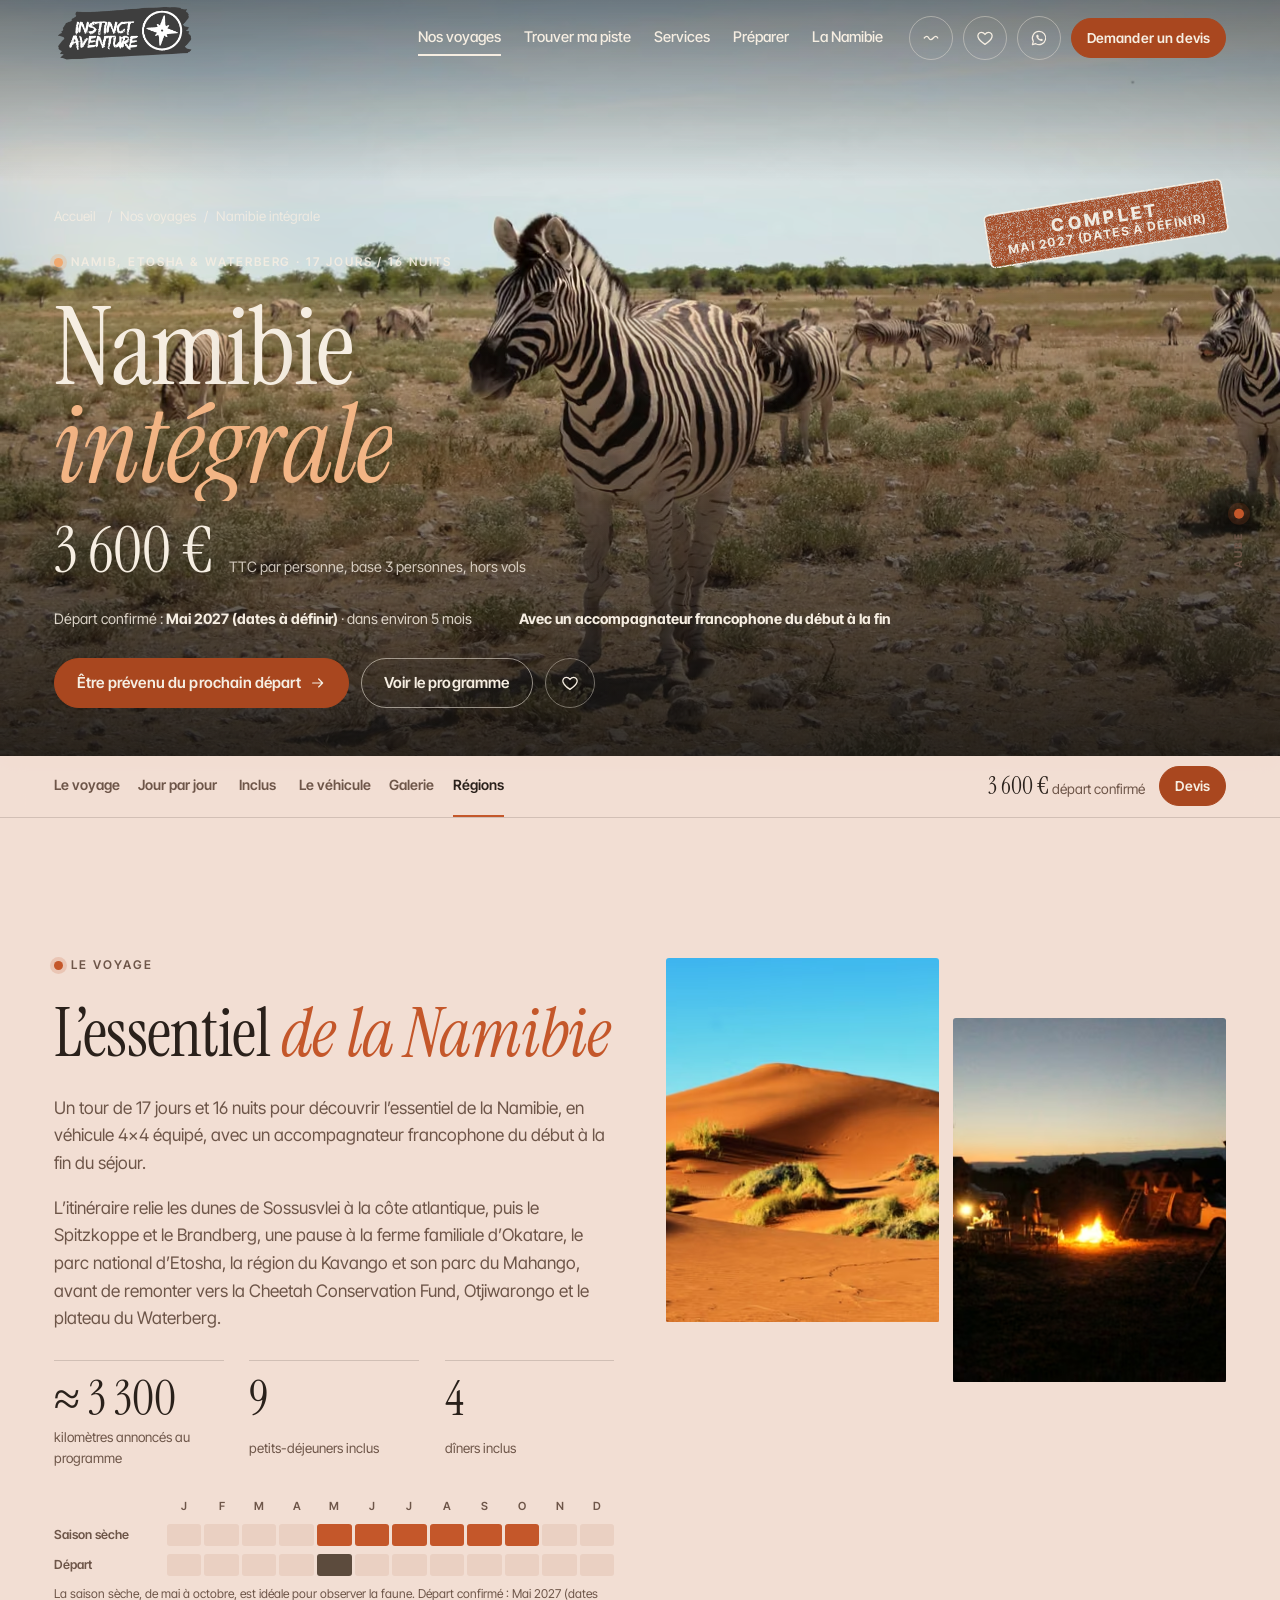
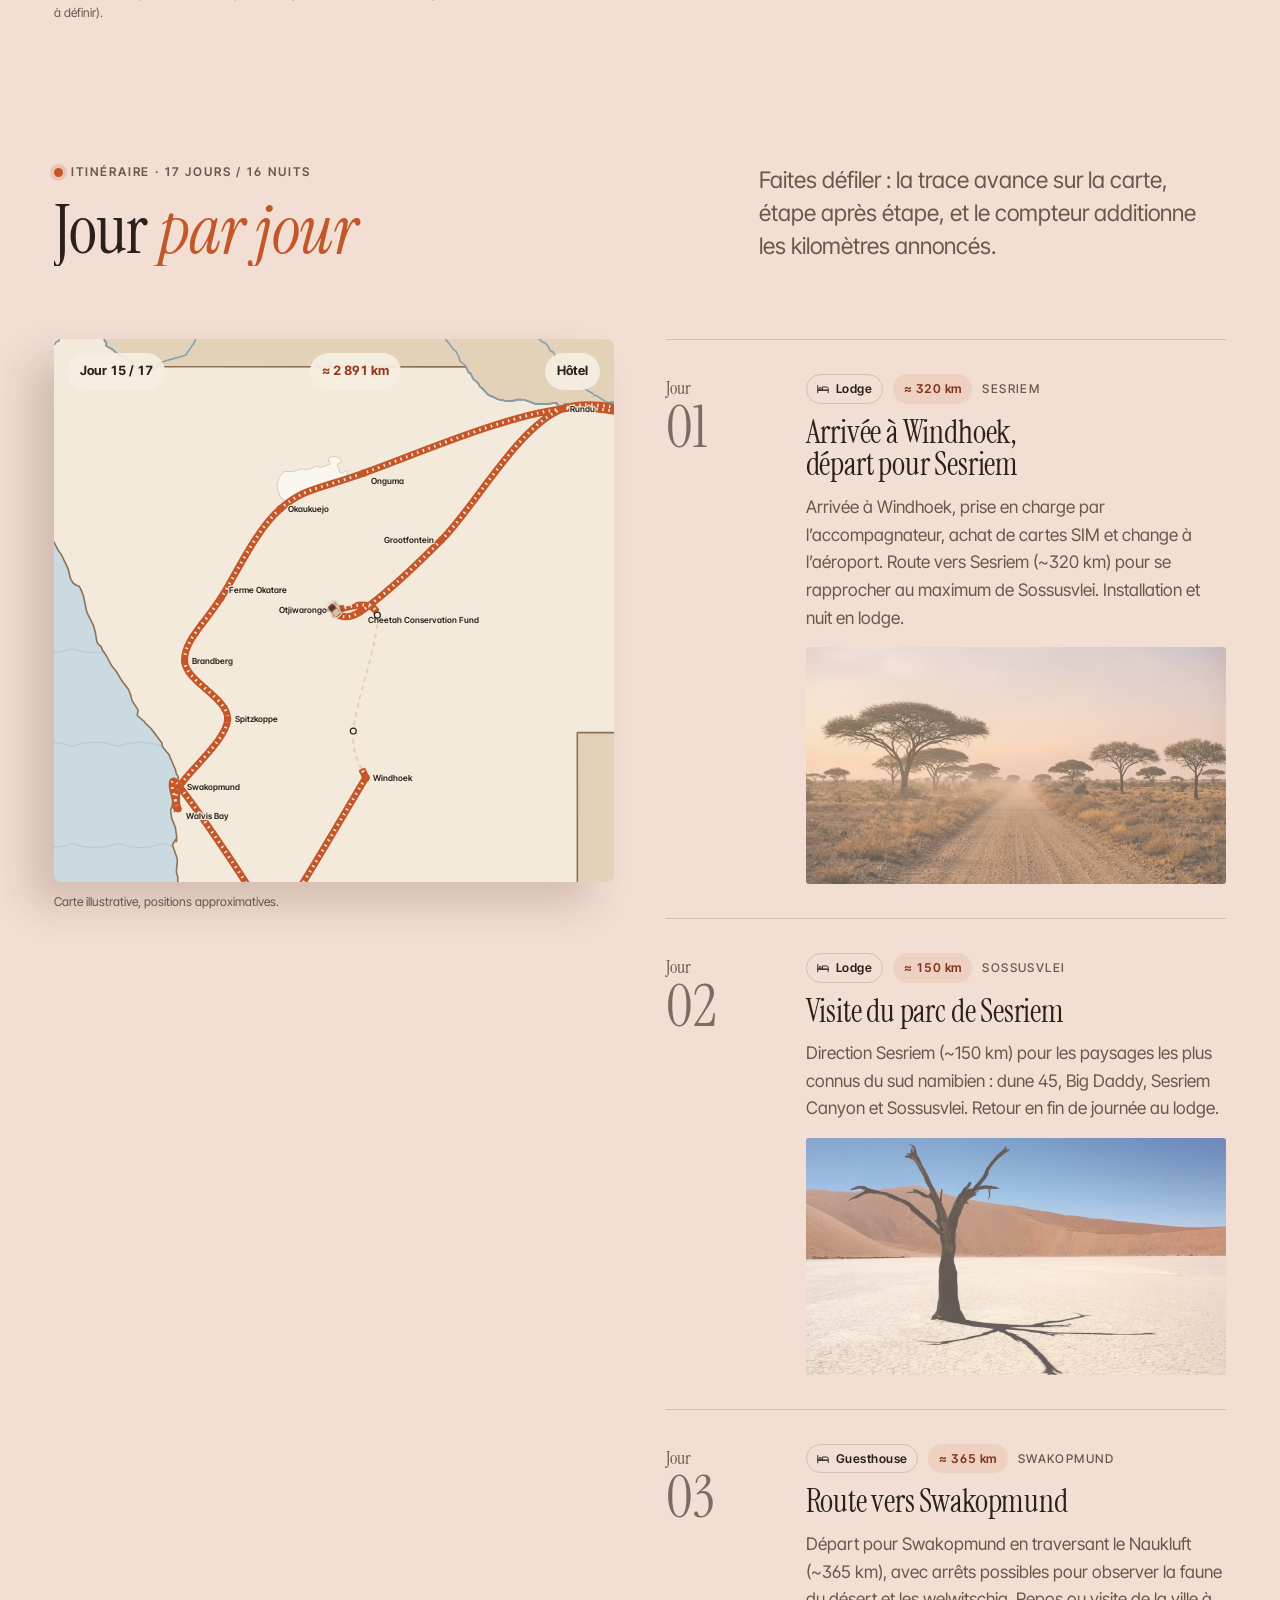
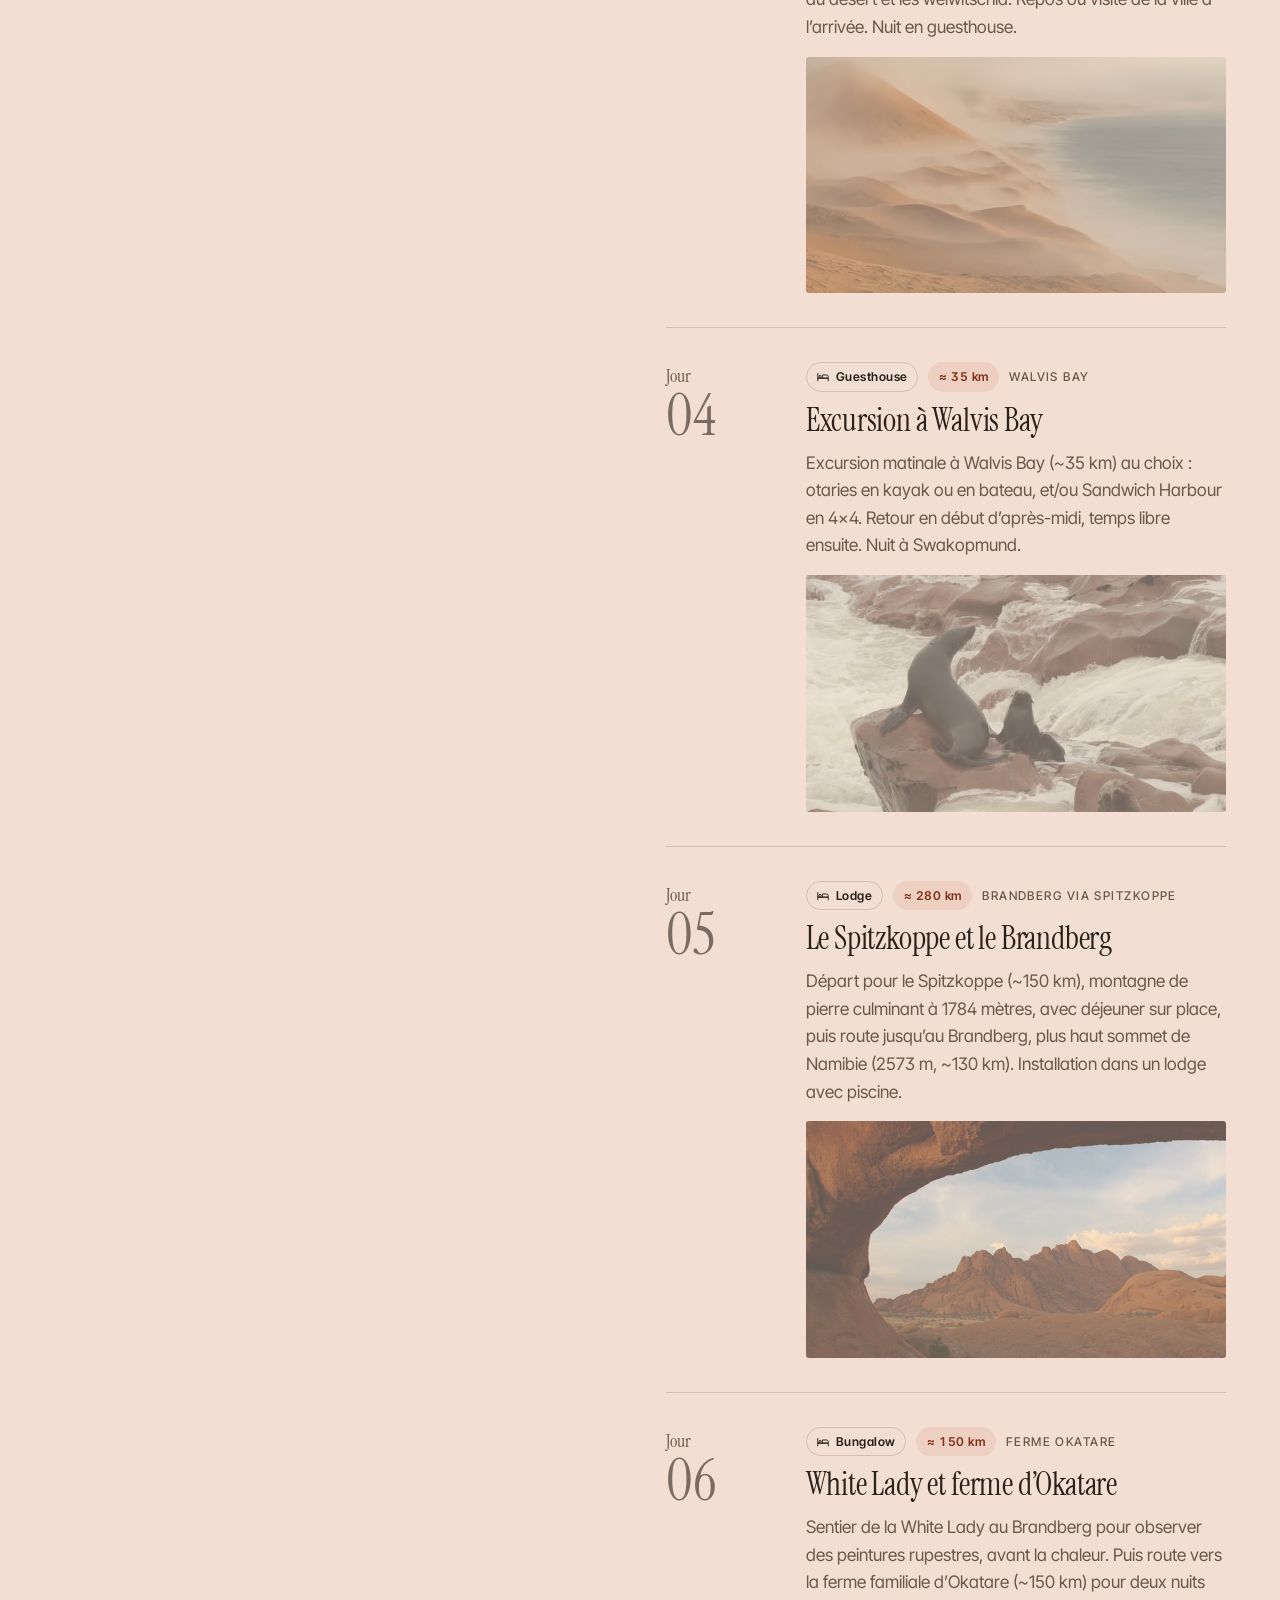
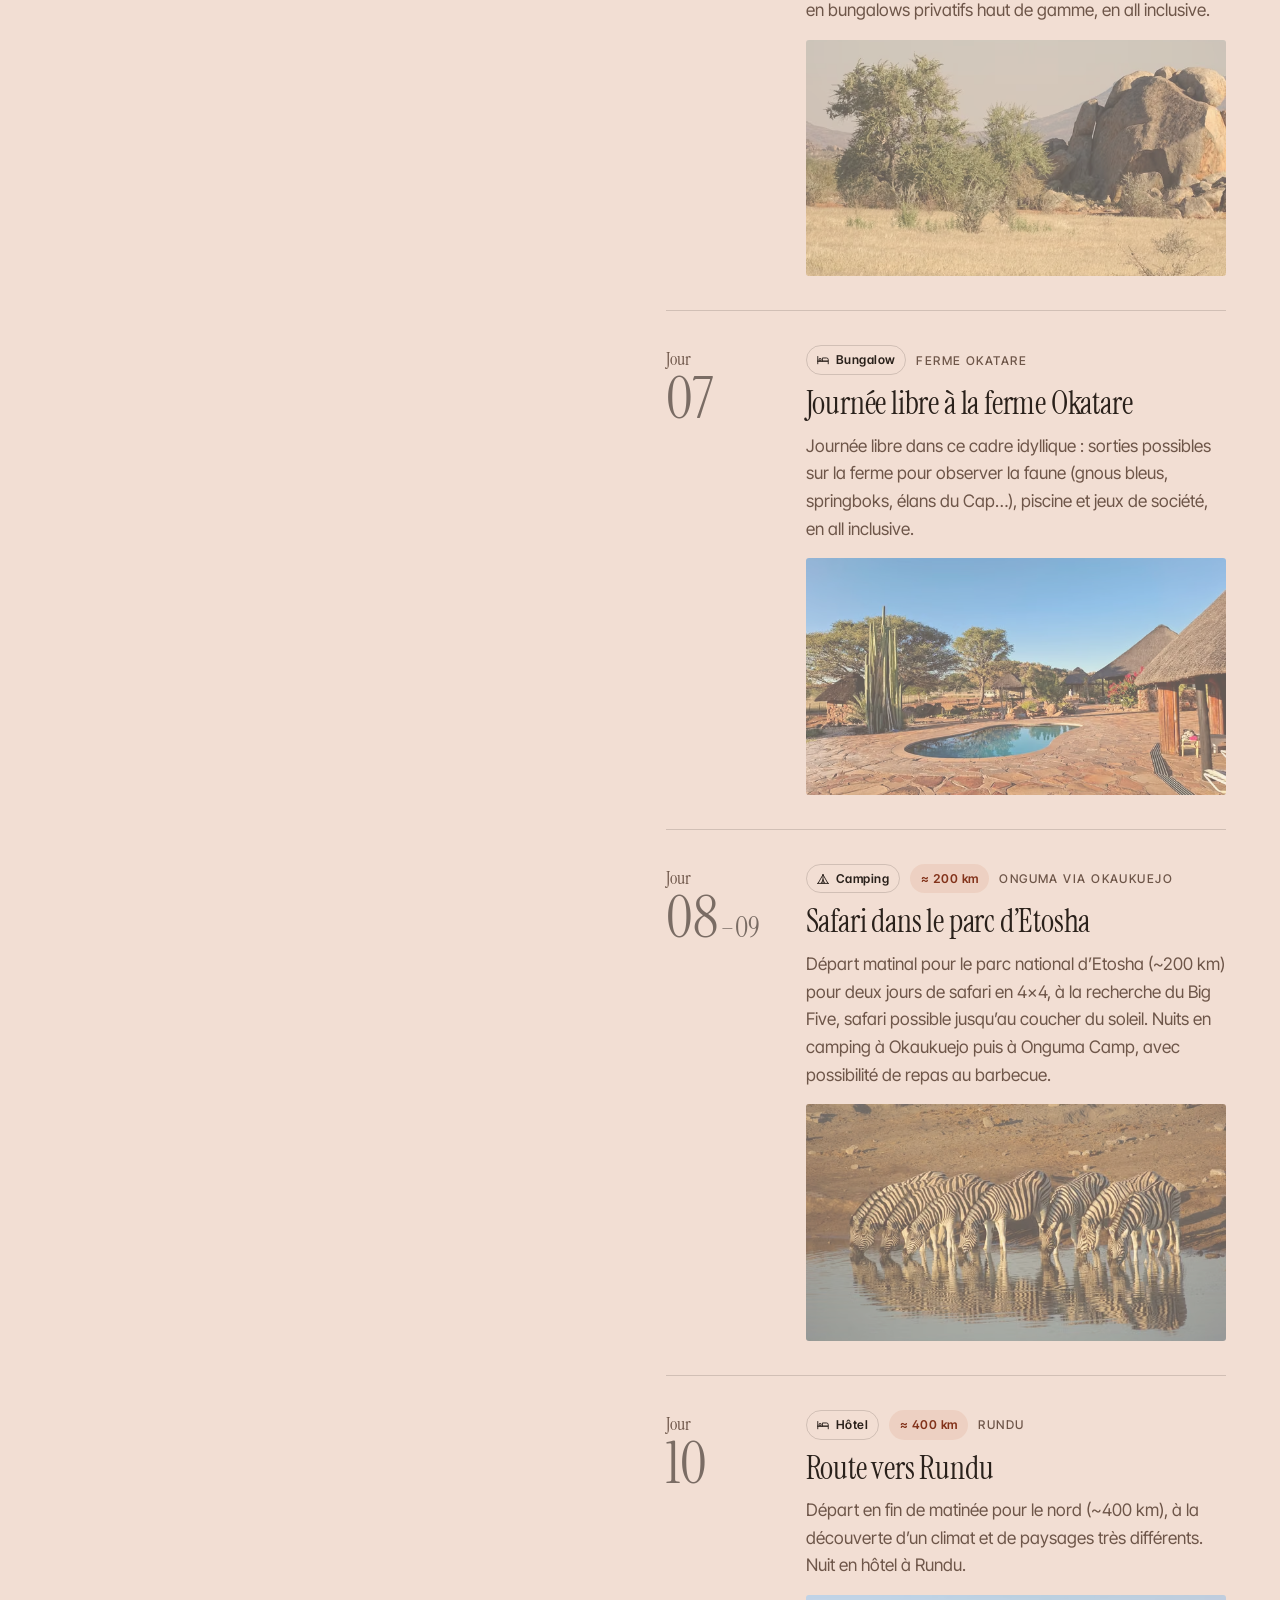
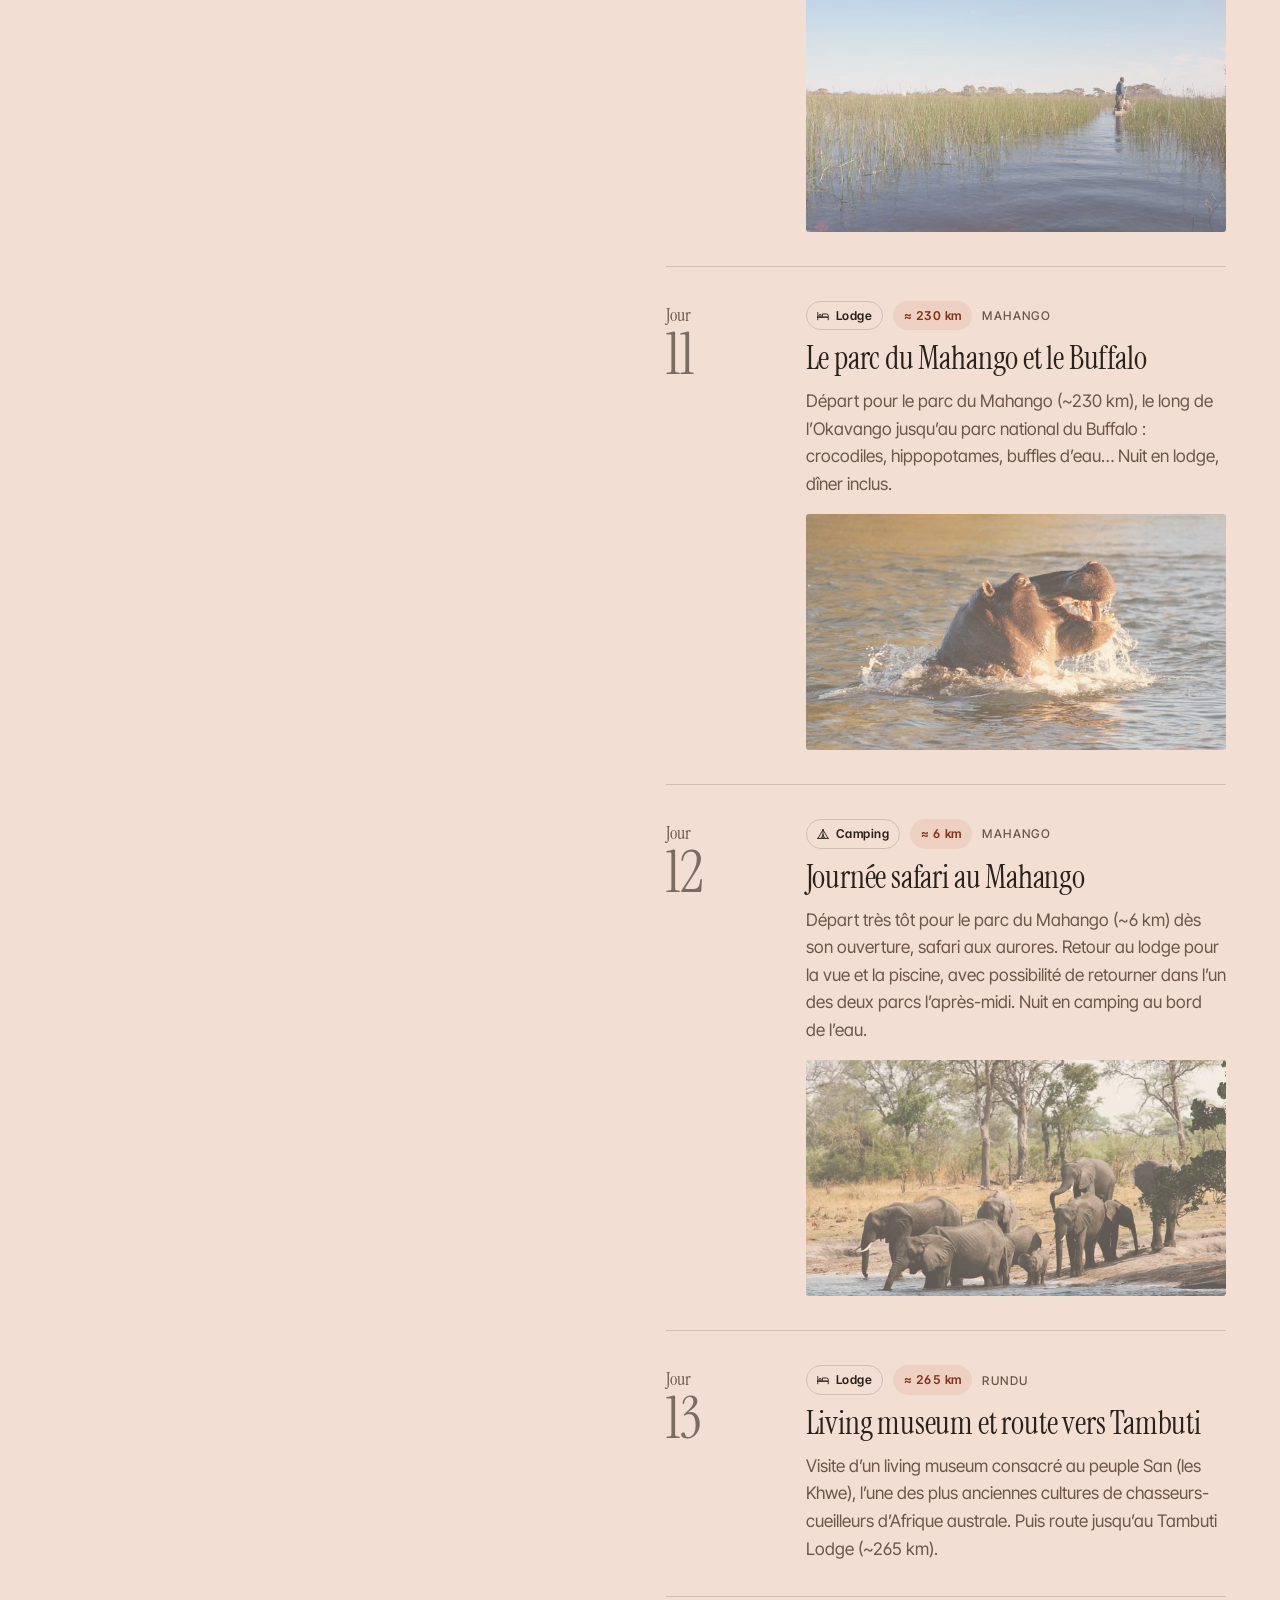
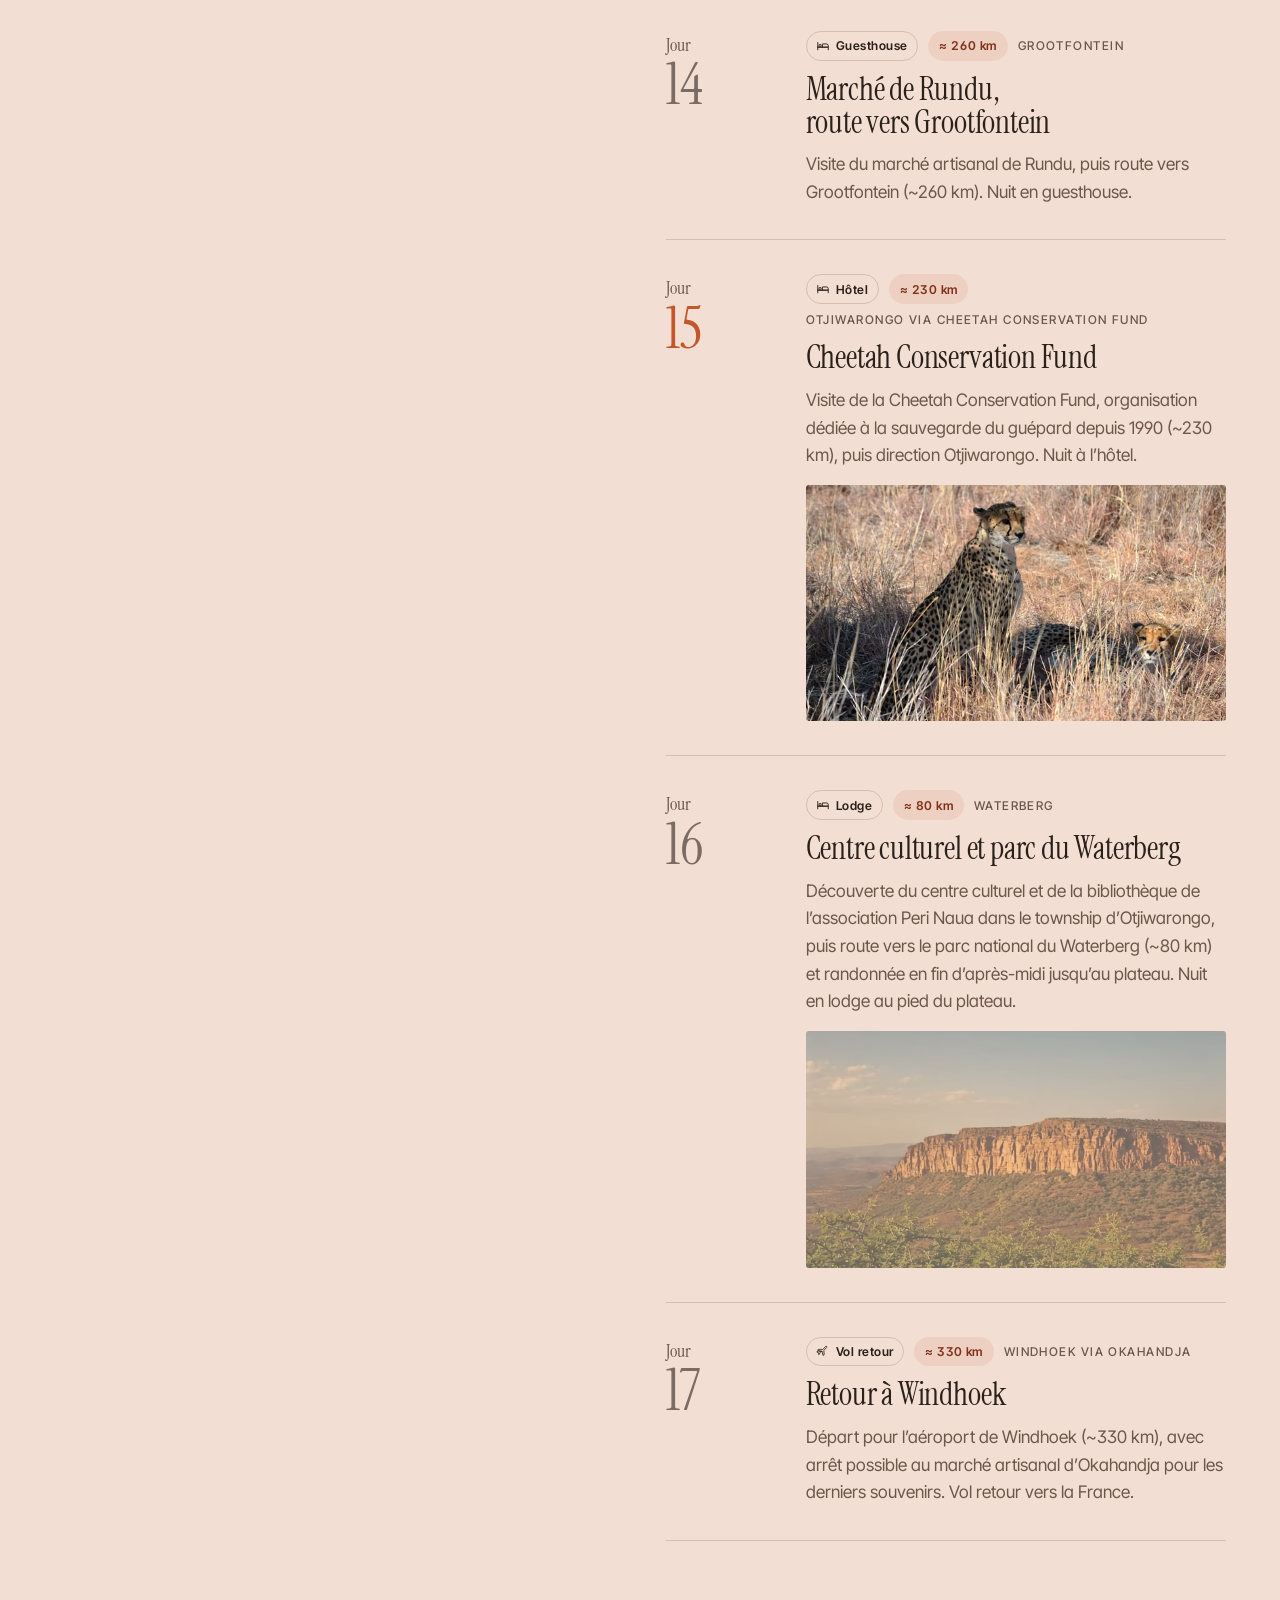
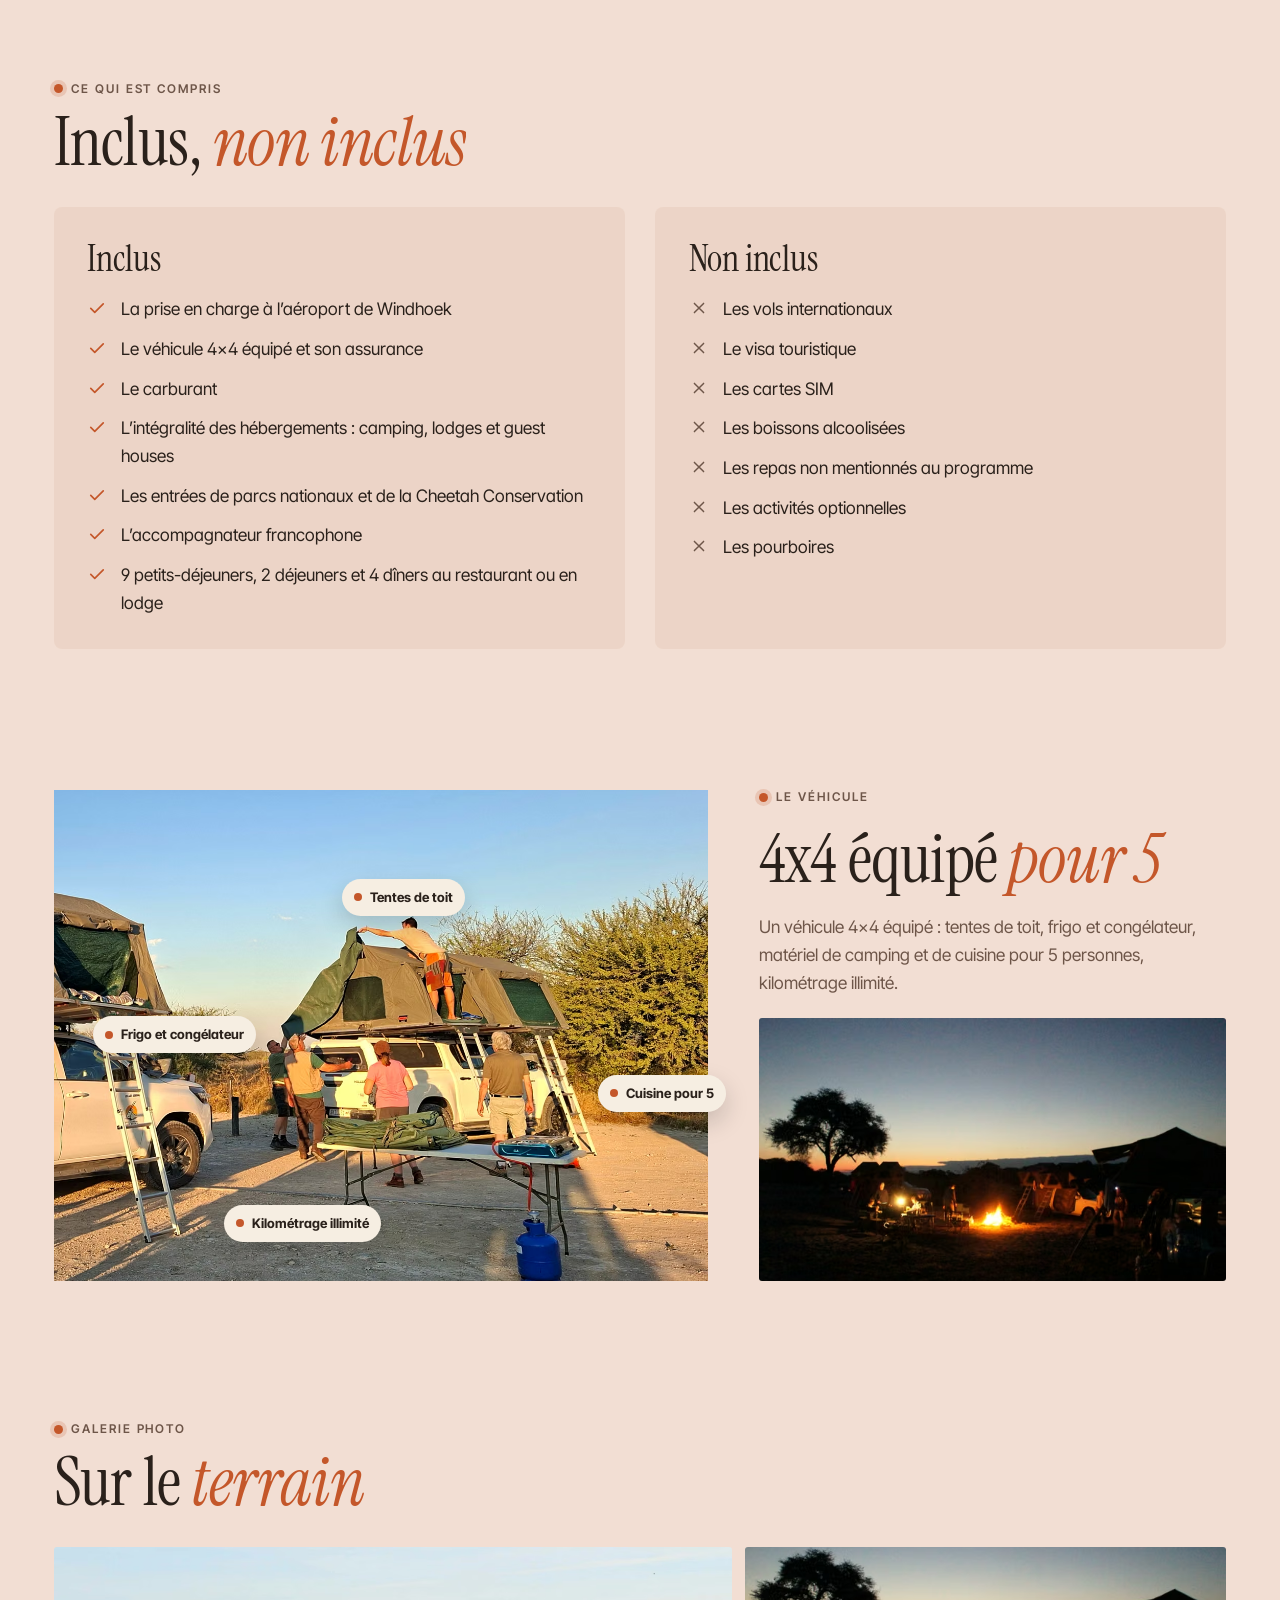
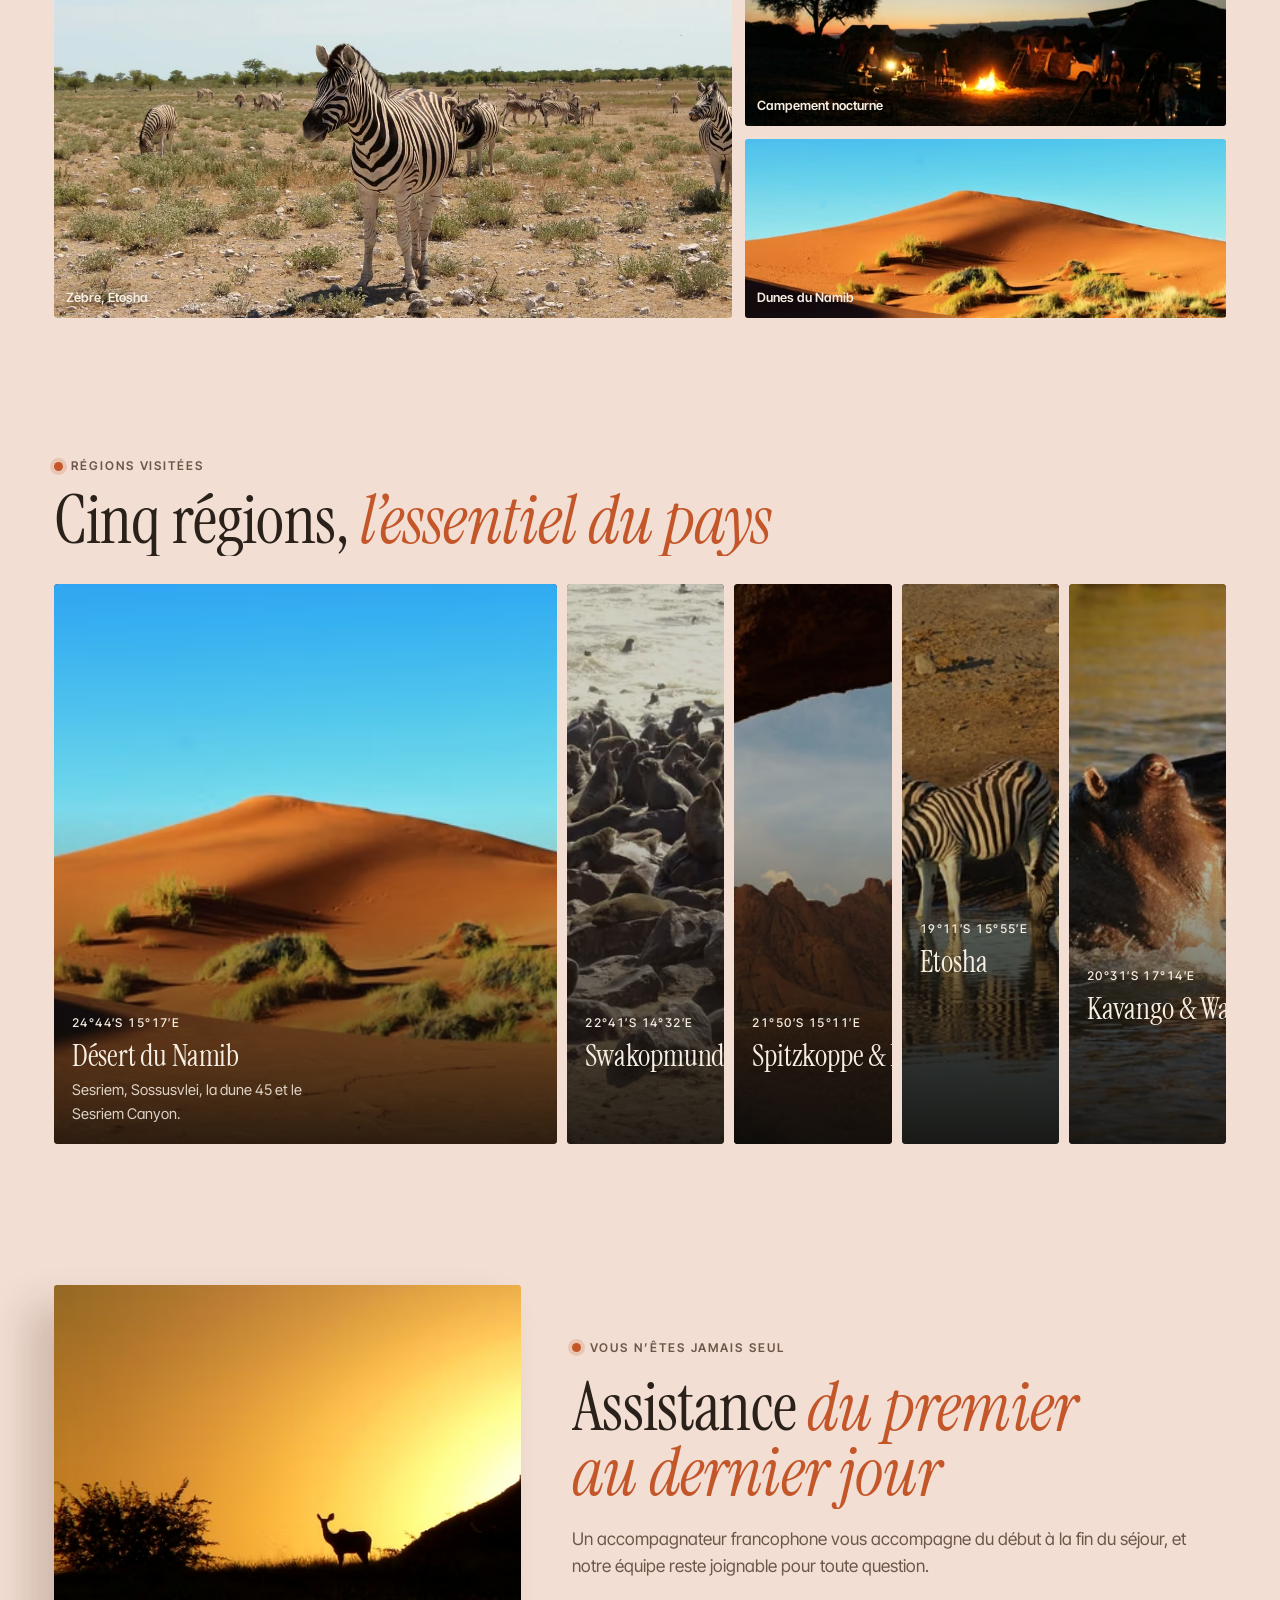
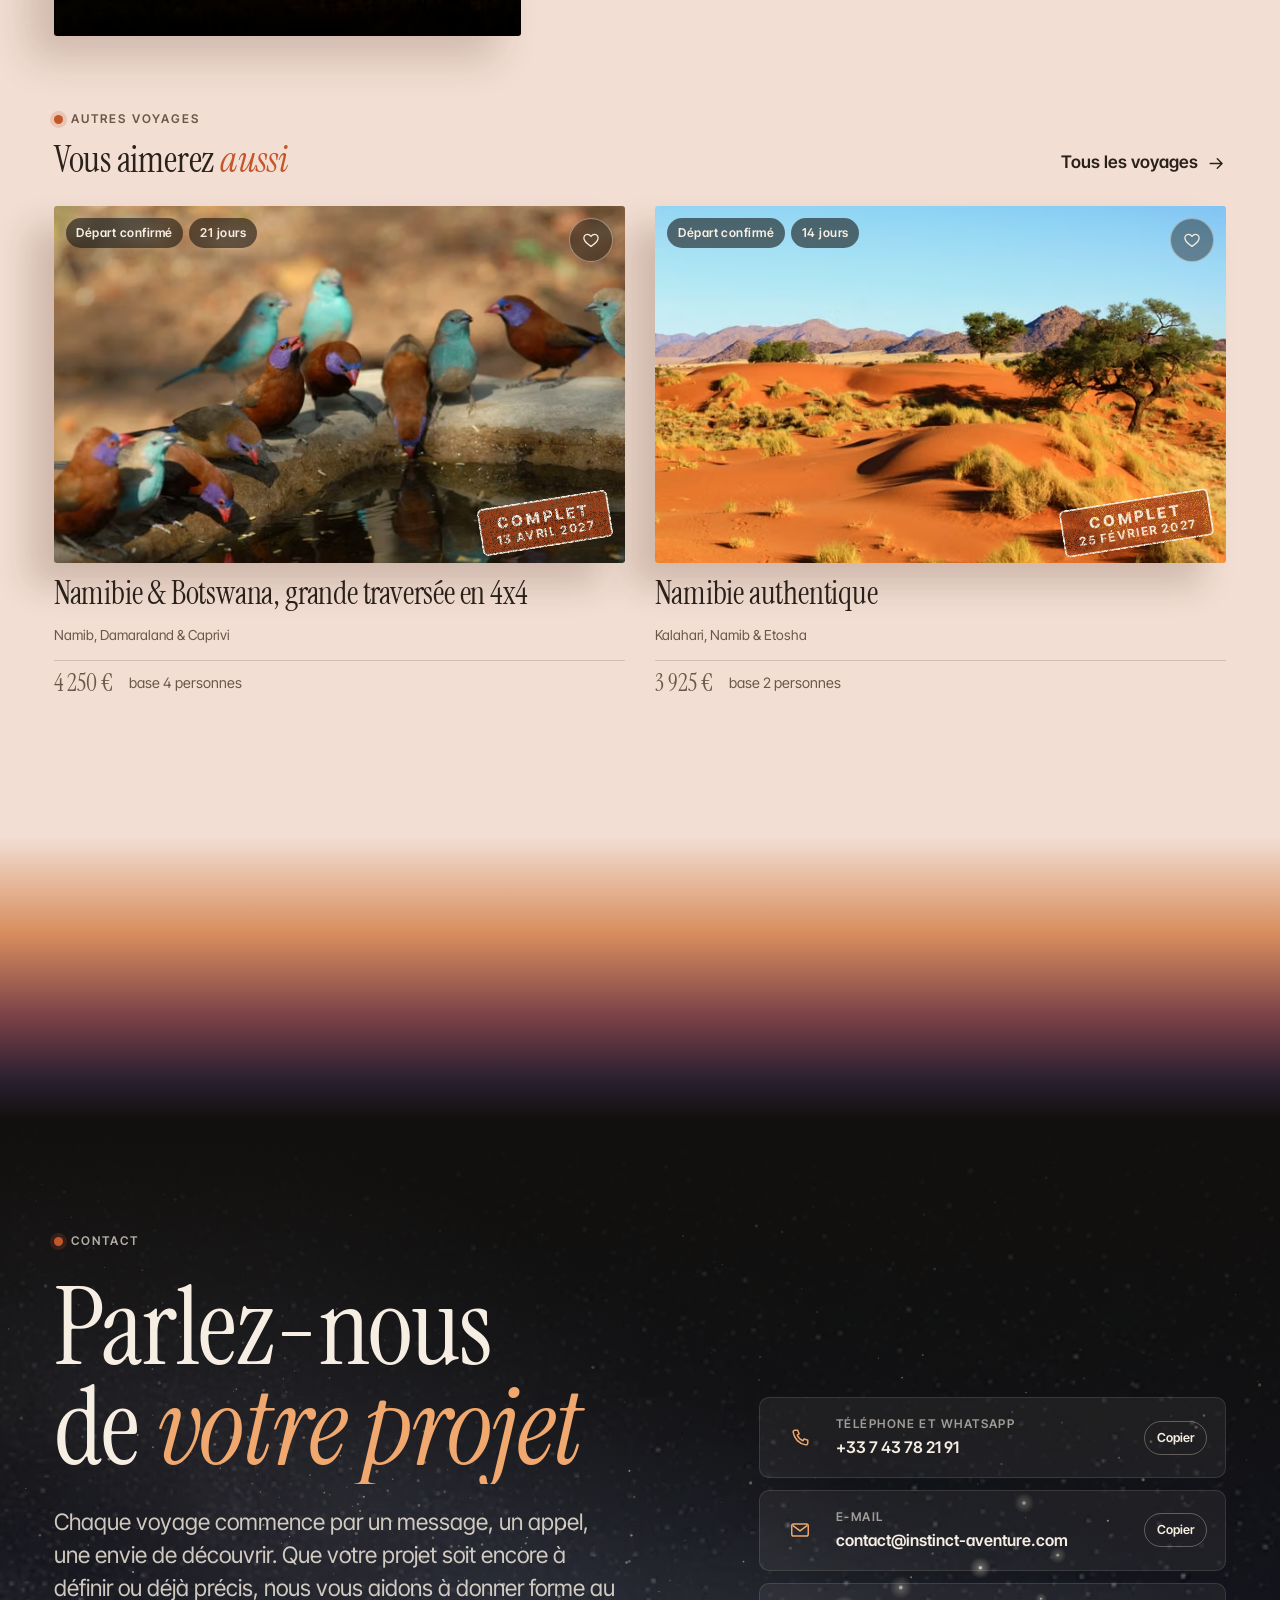
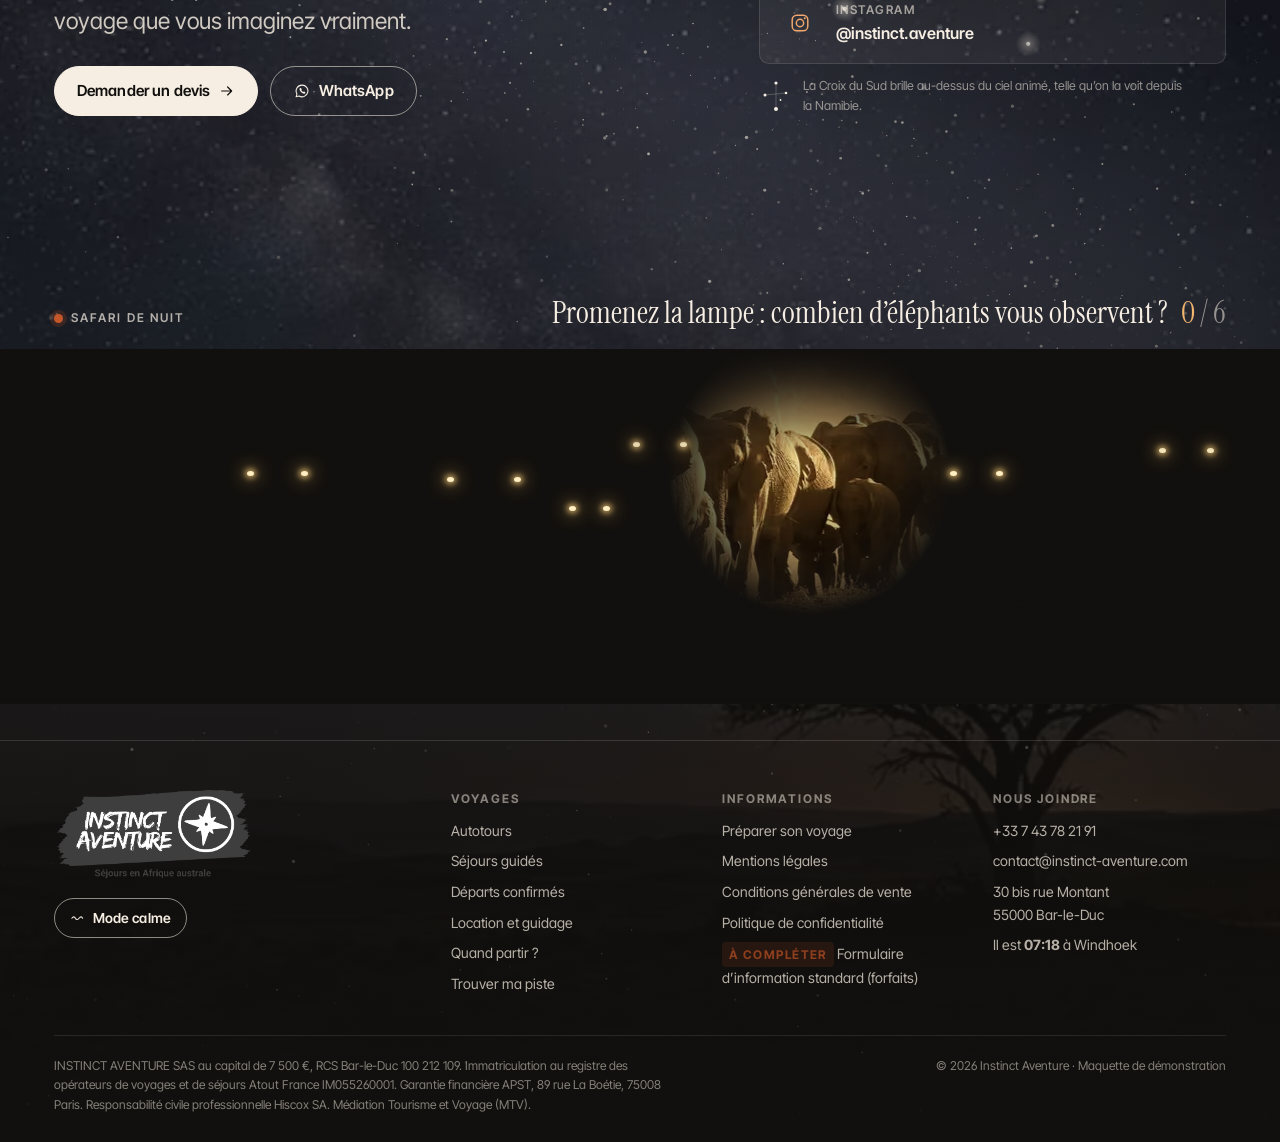
<file: namibie-integrale.html>
<!doctype html>
<html lang="fr" class="no-js">
<head>
<meta charset="utf-8">
<meta name="viewport" content="width=device-width, initial-scale=1, viewport-fit=cover">
<title>Namibie intégrale · Instinct Aventure</title>
<meta name="description" content="Un tour de 17 jours et 16 nuits pour découvrir l’essentiel de la Namibie, en véhicule 4x4 équipé, avec un accompagnateur francophone du début à la fin du…">
<meta name="theme-color" content="#12100E">
<link rel="preload" href="assets/fonts/instrument-serif.woff2" as="font" type="font/woff2" crossorigin>
<link rel="preload" href="assets/fonts/inter-tight.woff2" as="font" type="font/woff2" crossorigin>
<link rel="stylesheet" href="assets/css/main.css?v=20261029-5">
<link rel="icon" href="assets/img/favicon.png" type="image/png">
<link rel="apple-touch-icon" href="assets/img/apple-touch-icon.png">
<script type="speculationrules">{"prefetch":[{"where":{"and":[{"href_matches":"/*"},{"not":{"selector_matches":"[target=_blank]"}}]},"eagerness":"moderate"}]}</script>
<script>(function(h){h.classList.remove('no-js');h.classList.add('js');var c=null,v=null;try{c=localStorage.getItem('ia-calme');v=sessionStorage.getItem('ia-voile')}catch(e){}var r=window.matchMedia&&matchMedia('(prefers-reduced-motion: reduce)').matches;if(c==='1'||(c!=='0'&&r))h.classList.add('is-calm');if(v==='1'&&!h.classList.contains('is-calm'))h.classList.add('veil-in')})(document.documentElement)</script>

<link rel="canonical" href="https://instinct-aventure-maquette.vercel.app/namibie-integrale">
<meta name="robots" content="noindex, nofollow">
<meta property="og:type" content="website">
<meta property="og:locale" content="fr_FR">
<meta property="og:site_name" content="Instinct Aventure">
<meta property="og:title" content="Namibie intégrale · Instinct Aventure">
<meta property="og:description" content="Un tour de 17 jours et 16 nuits pour découvrir l’essentiel de la Namibie, en véhicule 4x4 équipé, avec un accompagnateur francophone du début à la fin du…">
<meta property="og:url" content="https://instinct-aventure-maquette.vercel.app/namibie-integrale">
<meta property="og:image" content="https://instinct-aventure-maquette.vercel.app/assets/img/partage-instinct-aventure.jpg">
<meta name="twitter:card" content="summary_large_image">
<script type="application/ld+json">{"@context": "https://schema.org", "@graph": [{"@type": "TravelAgency", "@id": "https://instinct-aventure-maquette.vercel.app/#agence", "name": "Instinct Aventure", "url": "https://instinct-aventure-maquette.vercel.app/", "telephone": "+33 7 43 78 21 91", "email": "contact@instinct-aventure.com", "address": {"@type": "PostalAddress", "streetAddress": "30 bis rue Montant", "postalCode": "55000", "addressLocality": "Bar-le-Duc", "addressCountry": "FR"}, "sameAs": ["https://www.instagram.com/instinct.aventure"], "description": "Voyages sur mesure en Namibie : autotours, séjours guidés et services. Immatriculation Atout France IM055260001."}, {"@type": "TouristTrip", "name": "Namibie intégrale", "description": "Un tour de 17 jours et 16 nuits pour découvrir l’essentiel de la Namibie, en véhicule 4x4 équipé, avec un accompagnateur francophone du début à la fin du…", "url": "https://instinct-aventure-maquette.vercel.app/namibie-integrale", "image": "https://instinct-aventure-maquette.vercel.app/assets/img/zebre-etosha-1280.webp", "provider": {"@id": "https://instinct-aventure-maquette.vercel.app/#agence"}, "offers": [{"@type": "Offer", "name": "Namibie intégrale", "price": 3600, "priceCurrency": "EUR", "description": "TTC par personne, base 3 personnes, hors vols", "availability": "https://schema.org/SoldOut", "url": "https://instinct-aventure-maquette.vercel.app/namibie-integrale", "seller": {"@id": "https://instinct-aventure-maquette.vercel.app/#agence"}}], "itinerary": {"@type": "ItemList", "itemListElement": [{"@type": "ListItem", "position": 1, "item": {"@type": "Place", "name": "Sesriem"}}, {"@type": "ListItem", "position": 2, "item": {"@type": "Place", "name": "Sossusvlei"}}, {"@type": "ListItem", "position": 3, "item": {"@type": "Place", "name": "Swakopmund"}}, {"@type": "ListItem", "position": 4, "item": {"@type": "Place", "name": "Walvis Bay"}}, {"@type": "ListItem", "position": 5, "item": {"@type": "Place", "name": "Brandberg"}}, {"@type": "ListItem", "position": 6, "item": {"@type": "Place", "name": "Ferme Okatare"}}, {"@type": "ListItem", "position": 7, "item": {"@type": "Place", "name": "Onguma"}}, {"@type": "ListItem", "position": 8, "item": {"@type": "Place", "name": "Rundu"}}, {"@type": "ListItem", "position": 9, "item": {"@type": "Place", "name": "Mahango"}}, {"@type": "ListItem", "position": 10, "item": {"@type": "Place", "name": "Rundu"}}, {"@type": "ListItem", "position": 11, "item": {"@type": "Place", "name": "Grootfontein"}}, {"@type": "ListItem", "position": 12, "item": {"@type": "Place", "name": "Otjiwarongo"}}, {"@type": "ListItem", "position": 13, "item": {"@type": "Place", "name": "Waterberg"}}, {"@type": "ListItem", "position": 14, "item": {"@type": "Place", "name": "Windhoek"}}]}}]}</script>
</head>
<body data-page="circuit">
<svg class="fx" aria-hidden="true" focusable="false">
  <defs>
    <filter id="mirage" x="-5%" y="-5%" width="110%" height="110%">
      <feTurbulence type="fractalNoise" baseFrequency="0.004 0.06" numOctaves="2" seed="3" result="n">
        <animate attributeName="baseFrequency" dur="6s" values="0.004 0.06;0.006 0.075;0.004 0.06" repeatCount="indefinite"/>
      </feTurbulence>
      <feDisplacementMap in="SourceGraphic" in2="n" scale="14" xChannelSelector="R" yChannelSelector="G"/>
    </filter>
    <filter id="ripple" x="-5%" y="-5%" width="110%" height="110%">
      <feTurbulence type="turbulence" baseFrequency="0.012 0.03" numOctaves="1" seed="8" result="r">
        <animate attributeName="baseFrequency" dur="5s" values="0.012 0.03;0.016 0.04;0.012 0.03" repeatCount="indefinite"/>
      </feTurbulence>
      <feDisplacementMap in="SourceGraphic" in2="r" scale="10" xChannelSelector="R" yChannelSelector="B"/>
    </filter>
  </defs>
  <symbol id="i-arrow" viewBox="0 0 24 24"><path d="M4 12h15m-6-6 6 6-6 6" fill="none" stroke="currentColor" stroke-width="1.8" stroke-linecap="round" stroke-linejoin="round"/></symbol>
  <symbol id="i-arrow-l" viewBox="0 0 24 24"><path d="M20 12H5m6-6-6 6 6 6" fill="none" stroke="currentColor" stroke-width="1.8" stroke-linecap="round" stroke-linejoin="round"/></symbol>
  <symbol id="i-wa" viewBox="0 0 24 24"><path d="M12 3.2a8.8 8.8 0 0 0-7.6 13.2L3.2 20.8l4.5-1.2A8.8 8.8 0 1 0 12 3.2Z" fill="none" stroke="currentColor" stroke-width="1.6" stroke-linejoin="round"/><path d="M9 8.3c.3-.6.6-.6.9-.6h.5c.2 0 .4.1.5.4l.7 1.6c.1.2 0 .5-.1.6l-.5.6c.6 1.2 1.6 2.1 2.8 2.7l.6-.6c.2-.2.4-.2.6-.1l1.6.7c.3.1.4.3.4.6v.5c0 .3-.1.7-.6 1-1 .5-2.3.4-4-.6a9.2 9.2 0 0 1-3.3-3.4c-.9-1.6-.9-3-.1-4Z" fill="currentColor"/></symbol>
  <symbol id="i-mail" viewBox="0 0 24 24"><rect x="3" y="5.5" width="18" height="13" rx="2" fill="none" stroke="currentColor" stroke-width="1.6"/><path d="m4 7 8 6 8-6" fill="none" stroke="currentColor" stroke-width="1.6" stroke-linejoin="round"/></symbol>
  <symbol id="i-insta" viewBox="0 0 24 24"><rect x="3.5" y="3.5" width="17" height="17" rx="5" fill="none" stroke="currentColor" stroke-width="1.6"/><circle cx="12" cy="12" r="4" fill="none" stroke="currentColor" stroke-width="1.6"/><circle cx="17.2" cy="6.8" r="1.1" fill="currentColor"/></symbol>
  <symbol id="i-phone" viewBox="0 0 24 24"><path d="M6.5 3.5h3l1.5 4-2 1.3a10.5 10.5 0 0 0 6.2 6.2l1.3-2 4 1.5v3a2 2 0 0 1-2.2 2A16.5 16.5 0 0 1 4.5 5.7a2 2 0 0 1 2-2.2Z" fill="none" stroke="currentColor" stroke-width="1.6" stroke-linejoin="round"/></symbol>
  <symbol id="i-wheel" viewBox="0 0 24 24"><circle cx="12" cy="12" r="8.5" fill="none" stroke="currentColor" stroke-width="1.7"/><circle cx="12" cy="12" r="2.2" fill="none" stroke="currentColor" stroke-width="1.7"/><path d="M3.8 10.5c3 .8 5.4.9 6-.3M20.2 10.5c-3 .8-5.4.9-6-.3M12 14.2v6" fill="none" stroke="currentColor" stroke-width="1.7" stroke-linecap="round"/></symbol>
  <symbol id="i-guide" viewBox="0 0 24 24"><circle cx="12" cy="7.5" r="3.5" fill="none" stroke="currentColor" stroke-width="1.7"/><path d="M5 20c.6-4 3.4-6 7-6s6.4 2 7 6" fill="none" stroke="currentColor" stroke-width="1.7" stroke-linecap="round"/><path d="M8.3 6h7.4" stroke="currentColor" stroke-width="1.7" stroke-linecap="round"/></symbol>
  <symbol id="i-check" viewBox="0 0 24 24"><path d="m4.5 12.5 4.8 4.8L19.5 7" fill="none" stroke="currentColor" stroke-width="2" stroke-linecap="round" stroke-linejoin="round"/></symbol>
  <symbol id="i-cross" viewBox="0 0 24 24"><path d="M6.5 6.5l11 11m0-11-11 11" fill="none" stroke="currentColor" stroke-width="1.8" stroke-linecap="round"/></symbol>
  <symbol id="i-menu" viewBox="0 0 24 24"><path d="M4 8h16M4 16h16" fill="none" stroke="currentColor" stroke-width="1.8" stroke-linecap="round"/></symbol>
  <symbol id="i-calm" viewBox="0 0 24 24"><path d="M3 12c2.5-3 4.5-3 6 0s3.5 3 6 0 4.5-3 6 0" fill="none" stroke="currentColor" stroke-width="1.7" stroke-linecap="round"/></symbol>
  <symbol id="i-route" viewBox="0 0 32 32"><path d="M8 27c0-5 16-4 16-10S8 13 8 7" fill="none" stroke="currentColor" stroke-width="1.6" stroke-dasharray="2.5 3" stroke-linecap="round"/><circle cx="8" cy="7" r="3" fill="none" stroke="currentColor" stroke-width="1.6"/><path d="M24 22l0 7m0-7 4 2-4 2" fill="none" stroke="currentColor" stroke-width="1.6" stroke-linejoin="round"/></symbol>
  <symbol id="i-group" viewBox="0 0 32 32"><circle cx="11" cy="11" r="4" fill="none" stroke="currentColor" stroke-width="1.6"/><circle cx="22" cy="12.5" r="3.2" fill="none" stroke="currentColor" stroke-width="1.6"/><path d="M3.5 26c.8-5 3.7-7.5 7.5-7.5s6.7 2.5 7.5 7.5M18.5 19.5c1-.6 2.2-1 3.5-1 3.2 0 5.6 2.2 6.3 6" fill="none" stroke="currentColor" stroke-width="1.6" stroke-linecap="round"/></symbol>
  <symbol id="i-key" viewBox="0 0 32 32"><circle cx="10.5" cy="16" r="5.5" fill="none" stroke="currentColor" stroke-width="1.6"/><path d="M16 16h12m-4 0v4m-4-4v3" fill="none" stroke="currentColor" stroke-width="1.6" stroke-linecap="round"/><rect x="5" y="25" width="22" height="3" rx="1.5" fill="none" stroke="currentColor" stroke-width="1.4"/></symbol>
  <symbol id="i-compass" viewBox="0 0 32 32"><circle cx="16" cy="16" r="12" fill="none" stroke="currentColor" stroke-width="1.6"/><path d="m16 7 3 9-3 9-3-9Z" fill="none" stroke="currentColor" stroke-width="1.6" stroke-linejoin="round"/><circle cx="16" cy="16" r="1.4" fill="currentColor"/></symbol>
  <symbol id="i-car" viewBox="0 0 24 24"><path d="M3 15.5V12l2-4.5h9l3 4.5h3v4H3Z" fill="currentColor"/><circle cx="7" cy="16.5" r="2.3" fill="currentColor" stroke="#F6EEE2" stroke-width="1.4"/><circle cx="16.5" cy="16.5" r="2.3" fill="currentColor" stroke="#F6EEE2" stroke-width="1.4"/><path d="M6.5 7.5h7" stroke="#F6EEE2" stroke-width="1.2"/></symbol>
  <symbol id="i-sun" viewBox="0 0 24 24"><circle cx="12" cy="12" r="4" fill="currentColor"/><path d="M12 2.5v2.5M12 19v2.5M2.5 12H5M19 12h2.5M5.3 5.3l1.8 1.8M16.9 16.9l1.8 1.8M5.3 18.7l1.8-1.8M16.9 7.1l1.8-1.8" stroke="currentColor" stroke-width="1.6" stroke-linecap="round"/></symbol>
  <symbol id="i-signal" viewBox="0 0 24 24"><path d="M12 13.5a1.5 1.5 0 1 0 0-3 1.5 1.5 0 0 0 0 3ZM8.2 15.8a5.4 5.4 0 0 1 0-7.6m7.6 0a5.4 5.4 0 0 1 0 7.6M5.4 18.6a9.4 9.4 0 0 1 0-13.2m13.2 0a9.4 9.4 0 0 1 0 13.2" fill="none" stroke="currentColor" stroke-width="1.6" stroke-linecap="round"/></symbol>
  <symbol id="i-tent" viewBox="0 0 24 24"><path d="M2.5 19.5h19M12 4.5 3.5 19.5m8.5-15 8.5 15M12 4.5v15m0-6-3 6m3-6 3 6" fill="none" stroke="currentColor" stroke-width="1.6" stroke-linejoin="round" stroke-linecap="round"/></symbol>
  <symbol id="i-bed" viewBox="0 0 24 24"><path d="M3 18.5V6m0 8h18v4.5M3 14h18v-2.5a3 3 0 0 0-3-3h-7v5.5" fill="none" stroke="currentColor" stroke-width="1.6" stroke-linejoin="round" stroke-linecap="round"/><circle cx="7" cy="11" r="1.8" fill="none" stroke="currentColor" stroke-width="1.6"/></symbol>
  <symbol id="i-plane" viewBox="0 0 24 24"><path d="M10.5 13 3 11l1-2 7.5.5L16 4.5c.8-.8 2.2-.8 2.5 0 .3.6 0 1.4-.6 2L13.5 11l.5 7.5-2 1-2-7.5-3.5 3-.5 2.5-1.5.5-.5-3.5L1.5 14l.5-1.5 2.5-.5Z" fill="none" stroke="currentColor" stroke-width="1.4" stroke-linejoin="round"/></symbol>
  <symbol id="i-passport" viewBox="0 0 24 24"><rect x="5" y="3" width="14" height="18" rx="2" fill="none" stroke="currentColor" stroke-width="1.7"/><circle cx="12" cy="10.5" r="3.2" fill="none" stroke="currentColor" stroke-width="1.5"/><path d="M8.8 16.5h6.4" stroke="currentColor" stroke-width="1.7" stroke-linecap="round"/></symbol>
  <symbol id="i-health" viewBox="0 0 24 24"><path d="M9.5 4h5v5.5H20v5h-5.5V20h-5v-5.5H4v-5h5.5Z" fill="none" stroke="currentColor" stroke-width="1.7" stroke-linejoin="round"/></symbol>
  <symbol id="i-bag" viewBox="0 0 24 24"><rect x="4" y="7.5" width="16" height="12.5" rx="2.5" fill="none" stroke="currentColor" stroke-width="1.7"/><path d="M9 7.5V5.5a1.5 1.5 0 0 1 1.5-1.5h3A1.5 1.5 0 0 1 15 5.5v2M4 12.5h16" fill="none" stroke="currentColor" stroke-width="1.7" stroke-linecap="round"/></symbol>
  <symbol id="i-moon" viewBox="0 0 24 24"><path d="M19.5 14.6A8 8 0 0 1 9.4 4.5a8 8 0 1 0 10.1 10.1Z" fill="none" stroke="currentColor" stroke-width="1.7" stroke-linejoin="round"/></symbol>
  <symbol id="i-heart" viewBox="0 0 24 24"><path d="M12 20.5s-7.5-4.6-9.2-9.4C1.6 7.6 3.9 4.5 7.2 4.5c2 0 3.6 1.1 4.8 2.8 1.2-1.7 2.8-2.8 4.8-2.8 3.3 0 5.6 3.1 4.4 6.6-1.7 4.8-9.2 9.4-9.2 9.4Z" fill="var(--heart-fill, none)" stroke="currentColor" stroke-width="1.7" stroke-linejoin="round"/></symbol>
  <symbol id="i-compare" viewBox="0 0 24 24"><path d="M8 4v16M16 4v16M4 8h8M12 16h8" fill="none" stroke="currentColor" stroke-width="1.7" stroke-linecap="round"/></symbol>
  <symbol id="i-copy" viewBox="0 0 24 24"><rect x="8" y="8" width="12" height="12" rx="2" fill="none" stroke="currentColor" stroke-width="1.6"/><path d="M16 8V6a2 2 0 0 0-2-2H6a2 2 0 0 0-2 2v8a2 2 0 0 0 2 2h2" fill="none" stroke="currentColor" stroke-width="1.6"/></symbol>
</svg>
<div class="cursor" aria-hidden="true"><div class="cursor__ring"></div><div class="cursor__dot"></div><div class="cursor__label">Carte</div></div>
<div class="veil" aria-hidden="true"><div class="veil__edge"></div></div>
<div class="dial" aria-hidden="true">
  <svg viewBox="0 0 46 190"><path class="dial__track" d="M23 182 C 2 140, 2 50, 23 8"/><g class="dial__now" data-dial-now><circle r="7"/><path d="M-11 0h-6"/></g><circle class="dial__halo" cx="23" cy="182" r="11"/><circle class="dial__sun" cx="23" cy="182" r="5"/></svg>
  <span class="dial__label">Aube</span>
</div>

<a class="sr-only" href="#contenu">Aller au contenu</a>
<header class="hd" data-hd>
  <div class="wrap hd__in">
    <a class="hd__logo" href="index.html" aria-label="Instinct Aventure, accueil" data-magnetic="6">
      <img src="assets/img/logo-header.webp" width="1042" height="476" alt="Instinct Aventure">
    </a>
    <nav class="hd__nav" aria-label="Navigation principale">
      <a href="voyages.html" data-nav="voyages">Nos voyages</a>
      <a href="voyages.html#trouver-ma-piste" data-quiz data-nav="quiz">Trouver ma piste</a>
      <a href="voyages.html#services" data-nav="services">Services</a>
      <a href="preparer.html" data-nav="preparer">Préparer<span class="hd__long"> son voyage</span></a>
      <a href="index.html#namibie" data-nav="namibie">La Namibie</a>
    </nav>
    <div class="hd__act">
      <div class="hd__clock" title="Heure locale à Windhoek (Namibie)"><span>Windhoek</span><b data-clock>--:--</b></div>
      <button class="icon-btn calm-btn" type="button" data-calm aria-pressed="false" aria-label="Mode calme&nbsp;: réduire les animations" title="Mode calme"><svg aria-hidden="true"><use href="#i-calm"/></svg></button>
      <button class="icon-btn env-btn" type="button" data-envies-open aria-label="Ma liste d’envies"><svg aria-hidden="true"><use href="#i-heart"/></svg><span class="env-count" data-envies-count hidden>0</span></button>
      <a class="icon-btn wa-btn" href="https://wa.me/33743782191" target="_blank" rel="noopener" aria-label="Écrire sur WhatsApp au +33 7 43 78 21 91"><svg aria-hidden="true"><use href="#i-wa"/></svg></a>
      <button class="btn btn--sm btn--devis" type="button" data-devis data-magnetic="10">Demander un devis</button>
      <button class="icon-btn hd__burger" type="button" data-menu aria-expanded="false" aria-controls="menu" aria-label="Ouvrir le menu"><svg aria-hidden="true"><use href="#i-menu"/></svg></button>
    </div>
  </div>
</header>
<div class="menu" id="menu" aria-hidden="true">
  <nav aria-label="Menu">
    <a href="voyages.html">Nos <em>voyages</em></a>
    <a href="voyages.html#trouver-ma-piste" data-quiz>Trouver ma <em>piste</em></a>
    <a href="voyages.html#departs">Départs confirmés</a>
    <a href="voyages.html#services">Services</a>
    <a href="preparer.html">Préparer son voyage</a>
    <a href="index.html#namibie">La Namibie</a>
  </nav>
  <div class="menu__foot">
    <div class="btn-row">
      <button class="btn" type="button" data-devis>Demander un devis</button>
      <a class="btn btn--ghost-light" href="https://wa.me/33743782191" target="_blank" rel="noopener"><svg aria-hidden="true"><use href="#i-wa"/></svg>WhatsApp</a>
    </div>
    <p><a class="tel-link" href="tel:+33743782191">+33 7 43 78 21 91</a> · <a class="tel-link" href="mailto:contact@instinct-aventure.com">contact@instinct-aventure.com</a></p>
    <p>Il est <b data-clock>--:--</b> à Windhoek.</p>
    <div><button class="btn btn--sm btn--ghost-light" type="button" data-calm aria-pressed="false"><svg aria-hidden="true"><use href="#i-calm"/></svg>Mode calme</button></div>
  </div>
</div>


<main id="contenu" data-circuit data-fiche="namibie-integrale" data-mode="confirme">
  <section class="hero hero--short hero--fiche" data-hero>
    <div class="hero__media" data-gl data-gl-pos="0.5 0.45" style="view-transition-name: vt-namibie-integrale">
      <picture><source type="image/avif" srcset="assets/img/zebre-etosha-640.avif 640w, assets/img/zebre-etosha-1280.avif 1280w, assets/img/zebre-etosha-1920.avif 1920w, assets/img/zebre-etosha-2560.avif 2048w" sizes="100vw"><img src="assets/img/zebre-etosha-1280.webp" srcset="assets/img/zebre-etosha-640.webp 640w, assets/img/zebre-etosha-1280.webp 1280w, assets/img/zebre-etosha-1920.webp 1920w, assets/img/zebre-etosha-2560.webp 2048w" sizes="100vw" width="2048" height="1365" alt="Zèbre dans la plaine d’Etosha" loading="eager" fetchpriority="high" decoding="async"></picture>
    </div>
    <div class="wrap hero__content">
      <nav class="crumbs" aria-label="Fil d’Ariane" data-reveal><a href="index.html">Accueil</a><span aria-hidden="true">/</span><a href="voyages.html">Nos voyages</a><span aria-hidden="true">/</span><span aria-current="page">Namibie intégrale</span></nav>
      <span class="eyebrow" data-reveal>Namib, Etosha & Waterberg · 17 jours / 16 nuits</span>
      <h1 class="display" data-split="chars" data-split-now>Namibie <em>intégrale</em></h1>
      <div class="price-big" data-reveal><b data-price aria-live="polite">3 600 €</b><span>TTC par personne, base 3 personnes, hors vols</span></div>
      <div class="hero__facts" data-reveal>
        <span>Départ confirmé&nbsp;: <b>Mai 2027 (dates à définir)</b> · <span data-countdown data-date="2027-05">bientôt</span></span>
        <span><b data-driver>Avec un accompagnateur francophone du début à la fin</b></span>
      </div>
      <div class="btn-row" data-reveal>
        <button class="btn" type="button" data-devis data-devis-tour="Namibie intégrale" data-devis-formule="Séjour guidé" data-magnetic="12">Être prévenu du prochain départ <svg aria-hidden="true"><use href="#i-arrow"/></svg></button>
        <a class="btn btn--ghost-light" href="#jours">Voir le programme</a>
        <button class="icon-btn fav-btn fav-btn--hero" type="button" data-fav="namibie-integrale" aria-pressed="false" aria-label="Ajouter Namibie intégrale à ma liste d’envies"><svg aria-hidden="true"><use href="#i-heart"/></svg></button>
      </div>
<span class="stamp stamp--hero" data-stamp>Complet<small>Mai 2027 (dates à définir)</small></span>    </div>
  </section>

  <div class="subnav" data-subnav>
    <div class="wrap subnav__in">
      <nav aria-label="Sections du voyage">
        <a href="#voyage">Le voyage</a><a href="#jours">Jour par jour</a><a href="#inclus">Inclus</a><a href="#focus">Le véhicule</a><a href="#galerie">Galerie</a><a href="#regions">Régions</a>
      </nav>
      <div class="subnav__price"><span><b data-price>3 600 €</b> <span class="muted" data-mode-label>départ confirmé</span></span><button class="btn btn--sm" type="button" data-devis data-devis-tour="Namibie intégrale" data-devis-formule="Séjour guidé">Devis</button></div>
    </div>
  </div>

  <!-- Le voyage -->
  <section class="sec" id="voyage" aria-labelledby="voy-titre">
    <div class="wrap overview">
      <div style="display:grid;gap:28px">
        <span class="eyebrow">Le voyage</span>
        <h2 id="voy-titre" data-split="lines">L’essentiel <em>de la Namibie</em></h2>
        <div class="prose muted">
<p>Un tour de 17 jours et 16 nuits pour découvrir l’essentiel de la Namibie, en véhicule 4x4 équipé, avec un accompagnateur francophone du début à la fin du séjour.</p><p>L’itinéraire relie les dunes de Sossusvlei à la côte atlantique, puis le Spitzkoppe et le Brandberg, une pause à la ferme familiale d’Okatare, le parc national d’Etosha, la région du Kavango et son parc du Mahango, avant de remonter vers la Cheetah Conservation Fund, Otjiwarongo et le plateau du Waterberg.</p>        </div>
        <div class="bignums">
<div class="bignum"><b class="num">≈ 3 300</b><span>kilomètres annoncés au programme</span></div><div class="bignum"><b class="num">9</b><span>petits-déjeuners inclus</span></div><div class="bignum"><b class="num">4</b><span>dîners inclus</span></div>        </div>
        <div class="months" aria-label="Calendrier&nbsp;: saison sèche de mai à octobre">
          <div class="months__lbl" aria-hidden="true"><span></span><span>J</span><span>F</span><span>M</span><span>A</span><span>M</span><span>J</span><span>J</span><span>A</span><span>S</span><span>O</span><span>N</span><span>D</span></div>
          <div class="months__row"><span>Saison sèche</span><i></i><i></i><i></i><i></i><i class="on"></i><i class="on"></i><i class="on"></i><i class="on"></i><i class="on"></i><i class="on"></i><i></i><i></i></div>
<div class="months__row"><span>Départ</span><i></i><i></i><i></i><i></i><i class="on2"></i><i></i><i></i><i></i><i></i><i></i><i></i><i></i></div>          <p class="source">La saison sèche, de mai à octobre, est idéale pour observer la faune. Départ confirmé&nbsp;: Mai 2027 (dates à définir).</p>
        </div>
      </div>
      <div class="overview__imgs">
<figure data-parallax="-0.08"><picture><source type="image/avif" srcset="assets/img/dunes-namib-640.avif 640w, assets/img/dunes-namib-1280.avif 1280w, assets/img/dunes-namib-1920.avif 1920w, assets/img/dunes-namib-2560.avif 2560w" sizes="(max-width: 900px) 46vw, 24vw"><img src="assets/img/dunes-namib-1280.webp" srcset="assets/img/dunes-namib-640.webp 640w, assets/img/dunes-namib-1280.webp 1280w, assets/img/dunes-namib-1920.webp 1920w, assets/img/dunes-namib-2560.webp 2560w" sizes="(max-width: 900px) 46vw, 24vw" width="2560" height="1707" alt="Dunes du Namib" loading="lazy" decoding="async"></picture></figure><figure data-parallax="0.1"><picture><source type="image/avif" srcset="assets/img/bivouac-4x4-nuit-640.avif 640w, assets/img/bivouac-4x4-nuit-1280.avif 1280w, assets/img/bivouac-4x4-nuit-1920.avif 1920w, assets/img/bivouac-4x4-nuit-2560.avif 2560w" sizes="(max-width: 900px) 46vw, 24vw"><img src="assets/img/bivouac-4x4-nuit-1280.webp" srcset="assets/img/bivouac-4x4-nuit-640.webp 640w, assets/img/bivouac-4x4-nuit-1280.webp 1280w, assets/img/bivouac-4x4-nuit-1920.webp 1920w, assets/img/bivouac-4x4-nuit-2560.webp 2560w" sizes="(max-width: 900px) 46vw, 24vw" width="2560" height="1704" alt="Campement nocturne" loading="lazy" decoding="async"></picture></figure>      </div>
    </div>
  </section>

  <!-- Jour par jour -->
  <section class="sec" id="jours" aria-labelledby="jours-titre" style="padding-top:0">
    <div class="wrap">
      <div class="sec-head">
        <div><span class="eyebrow">Itinéraire · 17 jours / 16 nuits</span><h2 id="jours-titre" data-split="lines">Jour <em>par jour</em></h2></div>
        <p data-reveal>Faites défiler&nbsp;: la trace avance sur la carte, étape après étape, et le compteur additionne les kilomètres annoncés.</p>
      </div>
      <div class="days">
        <div class="days__map">
          <div class="map" data-map="days" data-cursor="map" role="img" aria-label="Carte de l’itinéraire Namibie intégrale&nbsp;: Sesriem, Sossusvlei, Swakopmund, Walvis Bay, Brandberg, Ferme Okatare, Onguma, Rundu, Mahango, Grootfontein, Otjiwarongo, Waterberg, Windhoek"></div>
          <div class="days__hud" aria-hidden="true"><span data-hud-day>Jour 1 / 17</span><span class="hud-km" data-hud-km>0 km</span><span data-hud-night>Lodge</span></div>
          <p class="map-note">Carte illustrative, positions approximatives.</p>
        </div>
        <ol class="days__list">
          <li class="day" data-day="0" data-stop="sesriem" data-night="Lodge" data-km="320">
            <div class="day__n">Jour<b>01</b></div>
            <div class="day__body">
              <div class="day__meta"><span class="chip"><svg aria-hidden="true" style="width:14px;height:14px"><use href="#i-bed"/></svg>Lodge</span><span class="chip chip--km num">≈ 320 km</span><span class="coord muted">Sesriem</span></div>
              <h3>Arrivée à Windhoek, départ pour Sesriem</h3>
              <p data-a="Arrivée à Windhoek, prise en charge par l’accompagnateur, achat de cartes SIM et change à l’aéroport. Route vers Sesriem (~320 km) pour se rapprocher au maximum de Sossusvlei. Installation et nuit en lodge." data-g="Arrivée à Windhoek, prise en charge par l’accompagnateur, achat de cartes SIM et change à l’aéroport. Route vers Sesriem (~320 km) pour se rapprocher au maximum de Sossusvlei. Installation et nuit en lodge.">Arrivée à Windhoek, prise en charge par l’accompagnateur, achat de cartes SIM et change à l’aéroport. Route vers Sesriem (~320 km) pour se rapprocher au maximum de Sossusvlei. Installation et nuit en lodge.</p>
<figure class="day__fig"><picture><source type="image/avif" srcset="assets/img/g-route-acacias-aube-16x9-640.avif 640w, assets/img/g-route-acacias-aube-16x9-1280.avif 1280w, assets/img/g-route-acacias-aube-16x9-2560.avif 1744w" sizes="(max-width: 1100px) 92vw, 40vw"><img src="assets/img/g-route-acacias-aube-16x9-1280.webp" srcset="assets/img/g-route-acacias-aube-16x9-640.webp 640w, assets/img/g-route-acacias-aube-16x9-1280.webp 1280w, assets/img/g-route-acacias-aube-16x9-2560.webp 1744w" sizes="(max-width: 1100px) 92vw, 40vw" width="1744" height="981" alt="Illustration&nbsp;: piste de terre entre les acacias, poussière dorée à l’aube" loading="lazy" decoding="async"></picture></figure>            </div>
          </li>
          <li class="day" data-day="1" data-stop="sossusvlei" data-night="Lodge" data-km="150">
            <div class="day__n">Jour<b>02</b></div>
            <div class="day__body">
              <div class="day__meta"><span class="chip"><svg aria-hidden="true" style="width:14px;height:14px"><use href="#i-bed"/></svg>Lodge</span><span class="chip chip--km num">≈ 150 km</span><span class="coord muted">Sossusvlei</span></div>
              <h3>Visite du parc de Sesriem</h3>
              <p data-a="Direction Sesriem (~150 km) pour les paysages les plus connus du sud namibien : dune 45, Big Daddy, Sesriem Canyon et Sossusvlei. Retour en fin de journée au lodge." data-g="Direction Sesriem (~150 km) pour les paysages les plus connus du sud namibien : dune 45, Big Daddy, Sesriem Canyon et Sossusvlei. Retour en fin de journée au lodge.">Direction Sesriem (~150 km) pour les paysages les plus connus du sud namibien&nbsp;: dune 45, Big Daddy, Sesriem Canyon et Sossusvlei. Retour en fin de journée au lodge.</p>
<figure class="day__fig"><picture><source type="image/avif" srcset="assets/img/sossusvlei-640.avif 640w, assets/img/sossusvlei-1280.avif 1280w, assets/img/sossusvlei-1920.avif 1920w, assets/img/sossusvlei-2560.avif 2560w" sizes="(max-width: 1100px) 92vw, 40vw"><img src="assets/img/sossusvlei-1280.webp" srcset="assets/img/sossusvlei-640.webp 640w, assets/img/sossusvlei-1280.webp 1280w, assets/img/sossusvlei-1920.webp 1920w, assets/img/sossusvlei-2560.webp 2560w" sizes="(max-width: 1100px) 92vw, 40vw" width="2560" height="1707" alt="Visite du parc de Sesriem" loading="lazy" decoding="async"></picture></figure>            </div>
          </li>
          <li class="day" data-day="2" data-stop="swakopmund" data-night="Guesthouse" data-km="365">
            <div class="day__n">Jour<b>03</b></div>
            <div class="day__body">
              <div class="day__meta"><span class="chip"><svg aria-hidden="true" style="width:14px;height:14px"><use href="#i-bed"/></svg>Guesthouse</span><span class="chip chip--km num">≈ 365 km</span><span class="coord muted">Swakopmund</span></div>
              <h3>Route vers Swakopmund</h3>
              <p data-a="Départ pour Swakopmund en traversant le Naukluft (~365 km), avec arrêts possibles pour observer la faune du désert et les welwitschia. Repos ou visite de la ville à l’arrivée. Nuit en guesthouse." data-g="Départ pour Swakopmund en traversant le Naukluft (~365 km), avec arrêts possibles pour observer la faune du désert et les welwitschia. Repos ou visite de la ville à l’arrivée. Nuit en guesthouse.">Départ pour Swakopmund en traversant le Naukluft (~365 km), avec arrêts possibles pour observer la faune du désert et les welwitschia. Repos ou visite de la ville à l’arrivée. Nuit en guesthouse.</p>
<figure class="day__fig"><picture><source type="image/avif" srcset="assets/img/g-cote-brume-dunes-4x5-640.avif 640w, assets/img/g-cote-brume-dunes-4x5-2560.avif 1176w" sizes="(max-width: 1100px) 92vw, 40vw"><img src="assets/img/g-cote-brume-dunes-4x5-1280.webp" srcset="assets/img/g-cote-brume-dunes-4x5-640.webp 640w, assets/img/g-cote-brume-dunes-4x5-2560.webp 1176w" sizes="(max-width: 1100px) 92vw, 40vw" width="1176" height="1470" alt="Illustration&nbsp;: dunes ocre qui plongent dans l’océan sous la brume côtière" loading="lazy" decoding="async"></picture></figure>            </div>
          </li>
          <li class="day" data-day="3" data-stop="walvisbay" data-night="Guesthouse" data-km="35">
            <div class="day__n">Jour<b>04</b></div>
            <div class="day__body">
              <div class="day__meta"><span class="chip"><svg aria-hidden="true" style="width:14px;height:14px"><use href="#i-bed"/></svg>Guesthouse</span><span class="chip chip--km num">≈ 35 km</span><span class="coord muted">Walvis Bay</span></div>
              <h3>Excursion à Walvis Bay</h3>
              <p data-a="Excursion matinale à Walvis Bay (~35 km) au choix : otaries en kayak ou en bateau, et/ou Sandwich Harbour en 4x4. Retour en début d’après-midi, temps libre ensuite. Nuit à Swakopmund." data-g="Excursion matinale à Walvis Bay (~35 km) au choix : otaries en kayak ou en bateau, et/ou Sandwich Harbour en 4x4. Retour en début d’après-midi, temps libre ensuite. Nuit à Swakopmund.">Excursion matinale à Walvis Bay (~35 km) au choix&nbsp;: otaries en kayak ou en bateau, et/ou Sandwich Harbour en 4x4. Retour en début d’après-midi, temps libre ensuite. Nuit à Swakopmund.</p>
<figure class="day__fig"><picture><source type="image/avif" srcset="assets/img/otaries-fourrure-640.avif 640w, assets/img/otaries-fourrure-1280.avif 1280w, assets/img/otaries-fourrure-1920.avif 1920w, assets/img/otaries-fourrure-2560.avif 2560w" sizes="(max-width: 1100px) 92vw, 40vw"><img src="assets/img/otaries-fourrure-1280.webp" srcset="assets/img/otaries-fourrure-640.webp 640w, assets/img/otaries-fourrure-1280.webp 1280w, assets/img/otaries-fourrure-1920.webp 1920w, assets/img/otaries-fourrure-2560.webp 2560w" sizes="(max-width: 1100px) 92vw, 40vw" width="2560" height="1920" alt="Excursion à Walvis Bay" loading="lazy" decoding="async"></picture></figure>            </div>
          </li>
          <li class="day" data-day="4" data-stop="brandberg" data-night="Lodge" data-km="280">
            <div class="day__n">Jour<b>05</b></div>
            <div class="day__body">
              <div class="day__meta"><span class="chip"><svg aria-hidden="true" style="width:14px;height:14px"><use href="#i-bed"/></svg>Lodge</span><span class="chip chip--km num">≈ 280 km</span><span class="coord muted">Brandberg via Spitzkoppe</span></div>
              <h3>Le Spitzkoppe et le Brandberg</h3>
              <p data-a="Départ pour le Spitzkoppe (~150 km), montagne de pierre culminant à 1784 mètres, avec déjeuner sur place, puis route jusqu’au Brandberg, plus haut sommet de Namibie (2573 m, ~130 km). Installation dans un lodge avec piscine." data-g="Départ pour le Spitzkoppe (~150 km), montagne de pierre culminant à 1784 mètres, avec déjeuner sur place, puis route jusqu’au Brandberg, plus haut sommet de Namibie (2573 m, ~130 km). Installation dans un lodge avec piscine.">Départ pour le Spitzkoppe (~150 km), montagne de pierre culminant à 1784 mètres, avec déjeuner sur place, puis route jusqu’au Brandberg, plus haut sommet de Namibie (2573 m, ~130 km). Installation dans un lodge avec piscine.</p>
<figure class="day__fig"><picture><source type="image/avif" srcset="assets/img/spitzkoppe-640.avif 640w, assets/img/spitzkoppe-1280.avif 1280w, assets/img/spitzkoppe-1920.avif 1920w, assets/img/spitzkoppe-2560.avif 2560w" sizes="(max-width: 1100px) 92vw, 40vw"><img src="assets/img/spitzkoppe-1280.webp" srcset="assets/img/spitzkoppe-640.webp 640w, assets/img/spitzkoppe-1280.webp 1280w, assets/img/spitzkoppe-1920.webp 1920w, assets/img/spitzkoppe-2560.webp 2560w" sizes="(max-width: 1100px) 92vw, 40vw" width="2560" height="1707" alt="Le Spitzkoppe et le Brandberg" loading="lazy" decoding="async"></picture></figure>            </div>
          </li>
          <li class="day" data-day="5" data-stop="okatare" data-night="Bungalow" data-km="150">
            <div class="day__n">Jour<b>06</b></div>
            <div class="day__body">
              <div class="day__meta"><span class="chip"><svg aria-hidden="true" style="width:14px;height:14px"><use href="#i-bed"/></svg>Bungalow</span><span class="chip chip--km num">≈ 150 km</span><span class="coord muted">Ferme Okatare</span></div>
              <h3>White Lady et ferme d’Okatare</h3>
              <p data-a="Sentier de la White Lady au Brandberg pour observer des peintures rupestres, avant la chaleur. Puis route vers la ferme familiale d’Okatare (~150 km) pour deux nuits en bungalows privatifs haut de gamme, en all inclusive." data-g="Sentier de la White Lady au Brandberg pour observer des peintures rupestres, avant la chaleur. Puis route vers la ferme familiale d’Okatare (~150 km) pour deux nuits en bungalows privatifs haut de gamme, en all inclusive.">Sentier de la White Lady au Brandberg pour observer des peintures rupestres, avant la chaleur. Puis route vers la ferme familiale d’Okatare (~150 km) pour deux nuits en bungalows privatifs haut de gamme, en all inclusive.</p>
<figure class="day__fig"><picture><source type="image/avif" srcset="assets/img/rocher-damaraland-640.avif 640w, assets/img/rocher-damaraland-1280.avif 1280w, assets/img/rocher-damaraland-1920.avif 1920w, assets/img/rocher-damaraland-2560.avif 2560w" sizes="(max-width: 1100px) 92vw, 40vw"><img src="assets/img/rocher-damaraland-1280.webp" srcset="assets/img/rocher-damaraland-640.webp 640w, assets/img/rocher-damaraland-1280.webp 1280w, assets/img/rocher-damaraland-1920.webp 1920w, assets/img/rocher-damaraland-2560.webp 2560w" sizes="(max-width: 1100px) 92vw, 40vw" width="2560" height="1920" alt="White Lady et ferme d’Okatare" loading="lazy" decoding="async"></picture></figure>            </div>
          </li>
          <li class="day" data-day="6" data-stop="okatare" data-night="Bungalow">
            <div class="day__n">Jour<b>07</b></div>
            <div class="day__body">
              <div class="day__meta"><span class="chip"><svg aria-hidden="true" style="width:14px;height:14px"><use href="#i-bed"/></svg>Bungalow</span><span class="coord muted">Ferme Okatare</span></div>
              <h3>Journée libre à la ferme Okatare</h3>
              <p data-a="Journée libre dans ce cadre idyllique : sorties possibles sur la ferme pour observer la faune (gnous bleus, springboks, élans du Cap…), piscine et jeux de société, en all inclusive." data-g="Journée libre dans ce cadre idyllique : sorties possibles sur la ferme pour observer la faune (gnous bleus, springboks, élans du Cap…), piscine et jeux de société, en all inclusive.">Journée libre dans ce cadre idyllique&nbsp;: sorties possibles sur la ferme pour observer la faune (gnous bleus, springboks, élans du Cap…), piscine et jeux de société, en all inclusive.</p>
<figure class="day__fig"><picture><source type="image/avif" srcset="assets/img/ferme-okatare-640.avif 640w, assets/img/ferme-okatare-1280.avif 1280w, assets/img/ferme-okatare-1920.avif 1920w, assets/img/ferme-okatare-2560.avif 2560w" sizes="(max-width: 1100px) 92vw, 40vw"><img src="assets/img/ferme-okatare-1280.webp" srcset="assets/img/ferme-okatare-640.webp 640w, assets/img/ferme-okatare-1280.webp 1280w, assets/img/ferme-okatare-1920.webp 1920w, assets/img/ferme-okatare-2560.webp 2560w" sizes="(max-width: 1100px) 92vw, 40vw" width="2560" height="1920" alt="Journée libre à la ferme Okatare" loading="lazy" decoding="async"></picture></figure>            </div>
          </li>
          <li class="day" data-day="7" data-stop="onguma" data-night="Camping" data-km="200">
            <div class="day__n">Jour<b>08<small>–09</small></b></div>
            <div class="day__body">
              <div class="day__meta"><span class="chip"><svg aria-hidden="true" style="width:14px;height:14px"><use href="#i-tent"/></svg>Camping</span><span class="chip chip--km num">≈ 200 km</span><span class="coord muted">Onguma via Okaukuejo</span></div>
              <h3>Safari dans le parc d’Etosha</h3>
              <p data-a="Départ matinal pour le parc national d’Etosha (~200 km) pour deux jours de safari en 4x4, à la recherche du Big Five, safari possible jusqu’au coucher du soleil. Nuits en camping à Okaukuejo puis à Onguma Camp, avec possibilité de repas au barbecue." data-g="Départ matinal pour le parc national d’Etosha (~200 km) pour deux jours de safari en 4x4, à la recherche du Big Five, safari possible jusqu’au coucher du soleil. Nuits en camping à Okaukuejo puis à Onguma Camp, avec possibilité de repas au barbecue.">Départ matinal pour le parc national d’Etosha (~200 km) pour deux jours de safari en 4x4, à la recherche du Big Five, safari possible jusqu’au coucher du soleil. Nuits en camping à Okaukuejo puis à Onguma Camp, avec possibilité de repas au barbecue.</p>
<figure class="day__fig"><picture><source type="image/avif" srcset="assets/img/zebres-point-eau-640.avif 640w, assets/img/zebres-point-eau-1280.avif 1280w, assets/img/zebres-point-eau-1920.avif 1920w, assets/img/zebres-point-eau-2560.avif 1999w" sizes="(max-width: 1100px) 92vw, 40vw"><img src="assets/img/zebres-point-eau-1280.webp" srcset="assets/img/zebres-point-eau-640.webp 640w, assets/img/zebres-point-eau-1280.webp 1280w, assets/img/zebres-point-eau-1920.webp 1920w, assets/img/zebres-point-eau-2560.webp 1999w" sizes="(max-width: 1100px) 92vw, 40vw" width="1999" height="1338" alt="Safari dans le parc d’Etosha" loading="lazy" decoding="async"></picture></figure>            </div>
          </li>
          <li class="day" data-day="8" data-stop="rundu" data-night="Hôtel" data-km="400">
            <div class="day__n">Jour<b>10</b></div>
            <div class="day__body">
              <div class="day__meta"><span class="chip"><svg aria-hidden="true" style="width:14px;height:14px"><use href="#i-bed"/></svg>Hôtel</span><span class="chip chip--km num">≈ 400 km</span><span class="coord muted">Rundu</span></div>
              <h3>Route vers Rundu</h3>
              <p data-a="Départ en fin de matinée pour le nord (~400 km), à la découverte d’un climat et de paysages très différents. Nuit en hôtel à Rundu." data-g="Départ en fin de matinée pour le nord (~400 km), à la découverte d’un climat et de paysages très différents. Nuit en hôtel à Rundu.">Départ en fin de matinée pour le nord (~400 km), à la découverte d’un climat et de paysages très différents. Nuit en hôtel à Rundu.</p>
<figure class="day__fig"><picture><source type="image/avif" srcset="assets/img/mokoro-okavango-640.avif 640w, assets/img/mokoro-okavango-1280.avif 1280w, assets/img/mokoro-okavango-1920.avif 1920w, assets/img/mokoro-okavango-2560.avif 2000w" sizes="(max-width: 1100px) 92vw, 40vw"><img src="assets/img/mokoro-okavango-1280.webp" srcset="assets/img/mokoro-okavango-640.webp 640w, assets/img/mokoro-okavango-1280.webp 1280w, assets/img/mokoro-okavango-1920.webp 1920w, assets/img/mokoro-okavango-2560.webp 2000w" sizes="(max-width: 1100px) 92vw, 40vw" width="2000" height="1500" alt="Route vers Rundu" loading="lazy" decoding="async"></picture></figure>            </div>
          </li>
          <li class="day" data-day="9" data-stop="mahango" data-night="Lodge" data-km="230">
            <div class="day__n">Jour<b>11</b></div>
            <div class="day__body">
              <div class="day__meta"><span class="chip"><svg aria-hidden="true" style="width:14px;height:14px"><use href="#i-bed"/></svg>Lodge</span><span class="chip chip--km num">≈ 230 km</span><span class="coord muted">Mahango</span></div>
              <h3>Le parc du Mahango et le Buffalo</h3>
              <p data-a="Départ pour le parc du Mahango (~230 km), le long de l’Okavango jusqu’au parc national du Buffalo : crocodiles, hippopotames, buffles d’eau… Nuit en lodge, dîner inclus." data-g="Départ pour le parc du Mahango (~230 km), le long de l’Okavango jusqu’au parc national du Buffalo : crocodiles, hippopotames, buffles d’eau… Nuit en lodge, dîner inclus.">Départ pour le parc du Mahango (~230 km), le long de l’Okavango jusqu’au parc national du Buffalo&nbsp;: crocodiles, hippopotames, buffles d’eau… Nuit en lodge, dîner inclus.</p>
<figure class="day__fig"><picture><source type="image/avif" srcset="assets/img/hippopotames-okavango-2-640.avif 640w, assets/img/hippopotames-okavango-2-1280.avif 1280w, assets/img/hippopotames-okavango-2-1920.avif 1920w, assets/img/hippopotames-okavango-2-2560.avif 2560w" sizes="(max-width: 1100px) 92vw, 40vw"><img src="assets/img/hippopotames-okavango-2-1280.webp" srcset="assets/img/hippopotames-okavango-2-640.webp 640w, assets/img/hippopotames-okavango-2-1280.webp 1280w, assets/img/hippopotames-okavango-2-1920.webp 1920w, assets/img/hippopotames-okavango-2-2560.webp 2560w" sizes="(max-width: 1100px) 92vw, 40vw" width="2560" height="1806" alt="Le parc du Mahango et le Buffalo" loading="lazy" decoding="async"></picture></figure>            </div>
          </li>
          <li class="day" data-day="10" data-stop="mahango" data-night="Camping" data-km="6">
            <div class="day__n">Jour<b>12</b></div>
            <div class="day__body">
              <div class="day__meta"><span class="chip"><svg aria-hidden="true" style="width:14px;height:14px"><use href="#i-tent"/></svg>Camping</span><span class="chip chip--km num">≈ 6 km</span><span class="coord muted">Mahango</span></div>
              <h3>Journée safari au Mahango</h3>
              <p data-a="Départ très tôt pour le parc du Mahango (~6 km) dès son ouverture, safari aux aurores. Retour au lodge pour la vue et la piscine, avec possibilité de retourner dans l’un des deux parcs l’après-midi. Nuit en camping au bord de l’eau." data-g="Départ très tôt pour le parc du Mahango (~6 km) dès son ouverture, safari aux aurores. Retour au lodge pour la vue et la piscine, avec possibilité de retourner dans l’un des deux parcs l’après-midi. Nuit en camping au bord de l’eau.">Départ très tôt pour le parc du Mahango (~6 km) dès son ouverture, safari aux aurores. Retour au lodge pour la vue et la piscine, avec possibilité de retourner dans l’un des deux parcs l’après-midi. Nuit en camping au bord de l’eau.</p>
<figure class="day__fig"><picture><source type="image/avif" srcset="assets/img/elephants-buffalo-640.avif 640w, assets/img/elephants-buffalo-1280.avif 1280w, assets/img/elephants-buffalo-1920.avif 1920w, assets/img/elephants-buffalo-2560.avif 2560w" sizes="(max-width: 1100px) 92vw, 40vw"><img src="assets/img/elephants-buffalo-1280.webp" srcset="assets/img/elephants-buffalo-640.webp 640w, assets/img/elephants-buffalo-1280.webp 1280w, assets/img/elephants-buffalo-1920.webp 1920w, assets/img/elephants-buffalo-2560.webp 2560w" sizes="(max-width: 1100px) 92vw, 40vw" width="2560" height="1707" alt="Journée safari au Mahango" loading="lazy" decoding="async"></picture></figure>            </div>
          </li>
          <li class="day" data-day="11" data-stop="rundu" data-night="Lodge" data-km="265">
            <div class="day__n">Jour<b>13</b></div>
            <div class="day__body">
              <div class="day__meta"><span class="chip"><svg aria-hidden="true" style="width:14px;height:14px"><use href="#i-bed"/></svg>Lodge</span><span class="chip chip--km num">≈ 265 km</span><span class="coord muted">Rundu</span></div>
              <h3>Living museum et route vers Tambuti</h3>
              <p data-a="Visite d’un living museum consacré au peuple San (les Khwe), l’une des plus anciennes cultures de chasseurs-cueilleurs d’Afrique australe. Puis route jusqu’au Tambuti Lodge (~265 km)." data-g="Visite d’un living museum consacré au peuple San (les Khwe), l’une des plus anciennes cultures de chasseurs-cueilleurs d’Afrique australe. Puis route jusqu’au Tambuti Lodge (~265 km).">Visite d’un living museum consacré au peuple San (les Khwe), l’une des plus anciennes cultures de chasseurs-cueilleurs d’Afrique australe. Puis route jusqu’au Tambuti Lodge (~265 km).</p>
            </div>
          </li>
          <li class="day" data-day="12" data-stop="grootfontein" data-night="Guesthouse" data-km="260">
            <div class="day__n">Jour<b>14</b></div>
            <div class="day__body">
              <div class="day__meta"><span class="chip"><svg aria-hidden="true" style="width:14px;height:14px"><use href="#i-bed"/></svg>Guesthouse</span><span class="chip chip--km num">≈ 260 km</span><span class="coord muted">Grootfontein</span></div>
              <h3>Marché de Rundu, route vers Grootfontein</h3>
              <p data-a="Visite du marché artisanal de Rundu, puis route vers Grootfontein (~260 km). Nuit en guesthouse." data-g="Visite du marché artisanal de Rundu, puis route vers Grootfontein (~260 km). Nuit en guesthouse.">Visite du marché artisanal de Rundu, puis route vers Grootfontein (~260 km). Nuit en guesthouse.</p>
            </div>
          </li>
          <li class="day" data-day="13" data-stop="otjiwarongo" data-night="Hôtel" data-km="230">
            <div class="day__n">Jour<b>15</b></div>
            <div class="day__body">
              <div class="day__meta"><span class="chip"><svg aria-hidden="true" style="width:14px;height:14px"><use href="#i-bed"/></svg>Hôtel</span><span class="chip chip--km num">≈ 230 km</span><span class="coord muted">Otjiwarongo via Cheetah Conservation Fund</span></div>
              <h3>Cheetah Conservation Fund</h3>
              <p data-a="Visite de la Cheetah Conservation Fund, organisation dédiée à la sauvegarde du guépard depuis 1990 (~230 km), puis direction Otjiwarongo. Nuit à l’hôtel." data-g="Visite de la Cheetah Conservation Fund, organisation dédiée à la sauvegarde du guépard depuis 1990 (~230 km), puis direction Otjiwarongo. Nuit à l’hôtel.">Visite de la Cheetah Conservation Fund, organisation dédiée à la sauvegarde du guépard depuis 1990 (~230 km), puis direction Otjiwarongo. Nuit à l’hôtel.</p>
<figure class="day__fig"><picture><source type="image/avif" srcset="assets/img/guepard-etosha-640.avif 640w, assets/img/guepard-etosha-1280.avif 1280w, assets/img/guepard-etosha-1920.avif 1920w, assets/img/guepard-etosha-2560.avif 2560w" sizes="(max-width: 1100px) 92vw, 40vw"><img src="assets/img/guepard-etosha-1280.webp" srcset="assets/img/guepard-etosha-640.webp 640w, assets/img/guepard-etosha-1280.webp 1280w, assets/img/guepard-etosha-1920.webp 1920w, assets/img/guepard-etosha-2560.webp 2560w" sizes="(max-width: 1100px) 92vw, 40vw" width="2560" height="1707" alt="Cheetah Conservation Fund" loading="lazy" decoding="async"></picture></figure>            </div>
          </li>
          <li class="day" data-day="14" data-stop="waterberg" data-night="Lodge" data-km="80">
            <div class="day__n">Jour<b>16</b></div>
            <div class="day__body">
              <div class="day__meta"><span class="chip"><svg aria-hidden="true" style="width:14px;height:14px"><use href="#i-bed"/></svg>Lodge</span><span class="chip chip--km num">≈ 80 km</span><span class="coord muted">Waterberg</span></div>
              <h3>Centre culturel et parc du Waterberg</h3>
              <p data-a="Découverte du centre culturel et de la bibliothèque de l’association Peri Naua dans le township d’Otjiwarongo, puis route vers le parc national du Waterberg (~80 km) et randonnée en fin d’après-midi jusqu’au plateau. Nuit en lodge au pied du plateau." data-g="Découverte du centre culturel et de la bibliothèque de l’association Peri Naua dans le township d’Otjiwarongo, puis route vers le parc national du Waterberg (~80 km) et randonnée en fin d’après-midi jusqu’au plateau. Nuit en lodge au pied du plateau.">Découverte du centre culturel et de la bibliothèque de l’association Peri Naua dans le township d’Otjiwarongo, puis route vers le parc national du Waterberg (~80 km) et randonnée en fin d’après-midi jusqu’au plateau. Nuit en lodge au pied du plateau.</p>
<figure class="day__fig"><picture><source type="image/avif" srcset="assets/img/g-plateau-waterberg-4x5-640.avif 640w, assets/img/g-plateau-waterberg-4x5-2560.avif 1176w" sizes="(max-width: 1100px) 92vw, 40vw"><img src="assets/img/g-plateau-waterberg-4x5-1280.webp" srcset="assets/img/g-plateau-waterberg-4x5-640.webp 640w, assets/img/g-plateau-waterberg-4x5-2560.webp 1176w" sizes="(max-width: 1100px) 92vw, 40vw" width="1176" height="1470" alt="Illustration&nbsp;: falaises de grès orangé du plateau du Waterberg au-dessus de la savane, buissons verts au premier plan" loading="lazy" decoding="async"></picture></figure>            </div>
          </li>
          <li class="day" data-day="15" data-stop="windhoek" data-night="Vol retour" data-km="330">
            <div class="day__n">Jour<b>17</b></div>
            <div class="day__body">
              <div class="day__meta"><span class="chip"><svg aria-hidden="true" style="width:14px;height:14px"><use href="#i-plane"/></svg>Vol retour</span><span class="chip chip--km num">≈ 330 km</span><span class="coord muted">Windhoek via Okahandja</span></div>
              <h3>Retour à Windhoek</h3>
              <p data-a="Départ pour l’aéroport de Windhoek (~330 km), avec arrêt possible au marché artisanal d’Okahandja pour les derniers souvenirs. Vol retour vers la France." data-g="Départ pour l’aéroport de Windhoek (~330 km), avec arrêt possible au marché artisanal d’Okahandja pour les derniers souvenirs. Vol retour vers la France.">Départ pour l’aéroport de Windhoek (~330 km), avec arrêt possible au marché artisanal d’Okahandja pour les derniers souvenirs. Vol retour vers la France.</p>
            </div>
          </li>
        </ol>
      </div>
    </div>
  </section>

  <!-- Inclus -->
  <section class="sec" id="inclus" aria-labelledby="inc-titre" style="padding-top:0">
    <div class="wrap" style="display:grid;gap:32px">
      <div style="display:flex;flex-wrap:wrap;gap:20px;justify-content:space-between;align-items:end">
        <div style="display:grid;gap:14px"><span class="eyebrow">Ce qui est compris</span><h2 id="inc-titre" data-split="lines">Inclus, <em>non inclus</em></h2></div>
      </div>
      <div class="incl">
        <div class="incl__col yes">
          <h3>Inclus</h3>
          <ul data-incl aria-live="polite"><li><svg aria-hidden="true"><use href="#i-check"/></svg>La prise en charge à l’aéroport de Windhoek</li><li><svg aria-hidden="true"><use href="#i-check"/></svg>Le véhicule 4x4 équipé et son assurance</li><li><svg aria-hidden="true"><use href="#i-check"/></svg>Le carburant</li><li><svg aria-hidden="true"><use href="#i-check"/></svg>L’intégralité des hébergements&nbsp;: camping, lodges et guest houses</li><li><svg aria-hidden="true"><use href="#i-check"/></svg>Les entrées de parcs nationaux et de la Cheetah Conservation</li><li><svg aria-hidden="true"><use href="#i-check"/></svg>L’accompagnateur francophone</li><li><svg aria-hidden="true"><use href="#i-check"/></svg>9 petits-déjeuners, 2 déjeuners et 4 dîners au restaurant ou en lodge</li></ul>
        </div>
        <div class="incl__col no">
          <h3>Non inclus</h3>
          <ul><li><svg aria-hidden="true"><use href="#i-cross"/></svg>Les vols internationaux</li><li><svg aria-hidden="true"><use href="#i-cross"/></svg>Le visa touristique</li><li><svg aria-hidden="true"><use href="#i-cross"/></svg>Les cartes SIM</li><li><svg aria-hidden="true"><use href="#i-cross"/></svg>Les boissons alcoolisées</li><li><svg aria-hidden="true"><use href="#i-cross"/></svg>Les repas non mentionnés au programme</li><li><svg aria-hidden="true"><use href="#i-cross"/></svg>Les activités optionnelles</li><li><svg aria-hidden="true"><use href="#i-cross"/></svg>Les pourboires</li></ul>
        </div>
      </div>
    </div>
  </section>

  <!-- Focus : véhicule ou ferme -->
  <section class="sec" id="focus" aria-labelledby="focus-titre" style="padding-top:0">
    <div class="wrap truck">
      <figure class="truck__fig" data-kit>
        <picture><source type="image/avif" srcset="assets/img/installation-camp-640.avif 640w, assets/img/installation-camp-1280.avif 1280w, assets/img/installation-camp-1920.avif 1920w" sizes="(max-width: 900px) 100vw, 56vw"><img src="assets/img/installation-camp-1280.webp" srcset="assets/img/installation-camp-640.webp 640w, assets/img/installation-camp-1280.webp 1280w, assets/img/installation-camp-1920.webp 1920w" sizes="(max-width: 900px) 100vw, 56vw" width="1920" height="1440" alt="Voyageurs installant la tente de toit de leur 4x4" loading="lazy" decoding="async"></picture>
<span class="kit">Tentes de toit</span><span class="kit">Frigo et congélateur</span><span class="kit">Cuisine pour 5</span><span class="kit">Kilométrage illimité</span>      </figure>
      <div style="display:grid;gap:22px">
        <span class="eyebrow">Le véhicule</span>
        <h2 id="focus-titre" data-split="lines">4x4 équipé <em>pour 5</em></h2>
<p class="prose muted">Un véhicule 4x4 équipé&nbsp;: tentes de toit, frigo et congélateur, matériel de camping et de cuisine pour 5 personnes, kilométrage illimité.</p>        <figure style="margin:0;aspect-ratio:16/9;overflow:hidden;border-radius:3px"><picture><source type="image/avif" srcset="assets/img/bivouac-4x4-nuit-640.avif 640w, assets/img/bivouac-4x4-nuit-1280.avif 1280w, assets/img/bivouac-4x4-nuit-1920.avif 1920w, assets/img/bivouac-4x4-nuit-2560.avif 2560w" sizes="(max-width: 900px) 100vw, 40vw"><img src="assets/img/bivouac-4x4-nuit-1280.webp" srcset="assets/img/bivouac-4x4-nuit-640.webp 640w, assets/img/bivouac-4x4-nuit-1280.webp 1280w, assets/img/bivouac-4x4-nuit-1920.webp 1920w, assets/img/bivouac-4x4-nuit-2560.webp 2560w" sizes="(max-width: 900px) 100vw, 40vw" width="2560" height="1704" alt="Bivouac de nuit autour du feu" loading="lazy" decoding="async"></picture></figure>
      </div>
    </div>
  </section>

  <!-- Galerie -->
  <section class="sec" id="galerie" aria-labelledby="gal-titre" style="padding-top:0">
    <div class="wrap" style="display:grid;gap:32px">
      <div style="display:grid;gap:14px"><span class="eyebrow">Galerie photo</span><h2 id="gal-titre" data-split="lines">Sur le <em>terrain</em></h2></div>
      <div class="gal gal--3" data-gal>
<button type="button" data-full="zebre-etosha" aria-label="Agrandir&nbsp;: Zèbre, Etosha"><picture><source type="image/avif" srcset="assets/img/zebre-etosha-640.avif 640w, assets/img/zebre-etosha-1280.avif 1280w, assets/img/zebre-etosha-1920.avif 1920w, assets/img/zebre-etosha-2560.avif 2048w" sizes="(max-width: 640px) 100vw, 50vw"><img src="assets/img/zebre-etosha-1280.webp" srcset="assets/img/zebre-etosha-640.webp 640w, assets/img/zebre-etosha-1280.webp 1280w, assets/img/zebre-etosha-1920.webp 1920w, assets/img/zebre-etosha-2560.webp 2048w" sizes="(max-width: 640px) 100vw, 50vw" width="2048" height="1365" alt="Zèbre, Etosha" loading="lazy" decoding="async"></picture><span>Zèbre, Etosha</span></button><button type="button" data-full="bivouac-4x4-nuit" aria-label="Agrandir&nbsp;: Campement nocturne"><picture><source type="image/avif" srcset="assets/img/bivouac-4x4-nuit-640.avif 640w, assets/img/bivouac-4x4-nuit-1280.avif 1280w, assets/img/bivouac-4x4-nuit-1920.avif 1920w, assets/img/bivouac-4x4-nuit-2560.avif 2560w" sizes="(max-width: 640px) 100vw, 50vw"><img src="assets/img/bivouac-4x4-nuit-1280.webp" srcset="assets/img/bivouac-4x4-nuit-640.webp 640w, assets/img/bivouac-4x4-nuit-1280.webp 1280w, assets/img/bivouac-4x4-nuit-1920.webp 1920w, assets/img/bivouac-4x4-nuit-2560.webp 2560w" sizes="(max-width: 640px) 100vw, 50vw" width="2560" height="1704" alt="Campement nocturne" loading="lazy" decoding="async"></picture><span>Campement nocturne</span></button><button type="button" data-full="dunes-namib" aria-label="Agrandir&nbsp;: Dunes du Namib"><picture><source type="image/avif" srcset="assets/img/dunes-namib-640.avif 640w, assets/img/dunes-namib-1280.avif 1280w, assets/img/dunes-namib-1920.avif 1920w, assets/img/dunes-namib-2560.avif 2560w" sizes="(max-width: 640px) 100vw, 50vw"><img src="assets/img/dunes-namib-1280.webp" srcset="assets/img/dunes-namib-640.webp 640w, assets/img/dunes-namib-1280.webp 1280w, assets/img/dunes-namib-1920.webp 1920w, assets/img/dunes-namib-2560.webp 2560w" sizes="(max-width: 640px) 100vw, 50vw" width="2560" height="1707" alt="Dunes du Namib" loading="lazy" decoding="async"></picture><span>Dunes du Namib</span></button>      </div>
    </div>
  </section>

  <!-- Régions -->
  <section class="sec" id="regions" aria-labelledby="reg-titre" style="padding-top:0">
    <div class="wrap" style="display:grid;gap:32px">
      <div style="display:grid;gap:14px"><span class="eyebrow">Régions visitées</span><h2 id="reg-titre" data-split="lines">Cinq régions, <em>l’essentiel du pays</em></h2></div>
      <div class="regions-acc" data-acc>
<button class="racc is-open" type="button" aria-expanded="true"><picture><source type="image/avif" srcset="assets/img/dunes-namib-640.avif 640w, assets/img/dunes-namib-1280.avif 1280w, assets/img/dunes-namib-1920.avif 1920w, assets/img/dunes-namib-2560.avif 2560w" sizes="(max-width: 900px) 100vw, 50vw"><img src="assets/img/dunes-namib-1280.webp" srcset="assets/img/dunes-namib-640.webp 640w, assets/img/dunes-namib-1280.webp 1280w, assets/img/dunes-namib-1920.webp 1920w, assets/img/dunes-namib-2560.webp 2560w" sizes="(max-width: 900px) 100vw, 50vw" width="2560" height="1707" alt="Désert du Namib" loading="lazy" decoding="async"></picture><span class="racc__txt"><span class="coord">24°44′S 15°17′E</span><h3>Désert du Namib</h3><p>Sesriem, Sossusvlei, la dune 45 et le Sesriem Canyon.</p></span></button><button class="racc" type="button" aria-expanded="false"><picture><source type="image/avif" srcset="assets/img/otaries-cape-cross-640.avif 640w, assets/img/otaries-cape-cross-1280.avif 1280w, assets/img/otaries-cape-cross-1920.avif 1920w, assets/img/otaries-cape-cross-2560.avif 2560w" sizes="(max-width: 900px) 100vw, 50vw"><img src="assets/img/otaries-cape-cross-1280.webp" srcset="assets/img/otaries-cape-cross-640.webp 640w, assets/img/otaries-cape-cross-1280.webp 1280w, assets/img/otaries-cape-cross-1920.webp 1920w, assets/img/otaries-cape-cross-2560.webp 2560w" sizes="(max-width: 900px) 100vw, 50vw" width="2560" height="1920" alt="Swakopmund &amp; Walvis Bay" loading="lazy" decoding="async"></picture><span class="racc__txt"><span class="coord">22°41′S 14°32′E</span><h3>Swakopmund & Walvis Bay</h3><p>Ville balnéaire sur la côte atlantique, otaries et dunes de Sandwich Harbour.</p></span></button><button class="racc" type="button" aria-expanded="false"><picture><source type="image/avif" srcset="assets/img/spitzkoppe-640.avif 640w, assets/img/spitzkoppe-1280.avif 1280w, assets/img/spitzkoppe-1920.avif 1920w, assets/img/spitzkoppe-2560.avif 2560w" sizes="(max-width: 900px) 100vw, 50vw"><img src="assets/img/spitzkoppe-1280.webp" srcset="assets/img/spitzkoppe-640.webp 640w, assets/img/spitzkoppe-1280.webp 1280w, assets/img/spitzkoppe-1920.webp 1920w, assets/img/spitzkoppe-2560.webp 2560w" sizes="(max-width: 900px) 100vw, 50vw" width="2560" height="1707" alt="Spitzkoppe &amp; Brandberg" loading="lazy" decoding="async"></picture><span class="racc__txt"><span class="coord">21°50′S 15°11′E</span><h3>Spitzkoppe & Brandberg</h3><p>Massifs rocheux emblématiques et peintures rupestres de la White Lady.</p></span></button><button class="racc" type="button" aria-expanded="false"><picture><source type="image/avif" srcset="assets/img/zebres-point-eau-640.avif 640w, assets/img/zebres-point-eau-1280.avif 1280w, assets/img/zebres-point-eau-1920.avif 1920w, assets/img/zebres-point-eau-2560.avif 1999w" sizes="(max-width: 900px) 100vw, 50vw"><img src="assets/img/zebres-point-eau-1280.webp" srcset="assets/img/zebres-point-eau-640.webp 640w, assets/img/zebres-point-eau-1280.webp 1280w, assets/img/zebres-point-eau-1920.webp 1920w, assets/img/zebres-point-eau-2560.webp 1999w" sizes="(max-width: 900px) 100vw, 50vw" width="1999" height="1338" alt="Etosha" loading="lazy" decoding="async"></picture><span class="racc__txt"><span class="coord">19°11′S 15°55′E</span><h3>Etosha</h3><p>Deux nuits en camping, Okaukuejo puis Onguma, pour l’observation de la faune.</p></span></button><button class="racc" type="button" aria-expanded="false"><picture><source type="image/avif" srcset="assets/img/hippopotames-okavango-2-640.avif 640w, assets/img/hippopotames-okavango-2-1280.avif 1280w, assets/img/hippopotames-okavango-2-1920.avif 1920w, assets/img/hippopotames-okavango-2-2560.avif 2560w" sizes="(max-width: 900px) 100vw, 50vw"><img src="assets/img/hippopotames-okavango-2-1280.webp" srcset="assets/img/hippopotames-okavango-2-640.webp 640w, assets/img/hippopotames-okavango-2-1280.webp 1280w, assets/img/hippopotames-okavango-2-1920.webp 1920w, assets/img/hippopotames-okavango-2-2560.webp 2560w" sizes="(max-width: 900px) 100vw, 50vw" width="2560" height="1806" alt="Kavango &amp; Waterberg" loading="lazy" decoding="async"></picture><span class="racc__txt"><span class="coord">20°31′S 17°14′E</span><h3>Kavango & Waterberg</h3><p>Parc du Mahango le long de l’Okavango, Cheetah Conservation Fund et plateau du Waterberg.</p></span></button>      </div>
    </div>
  </section>

  <!-- Assistance et autres voyages -->
  <section class="sec" aria-labelledby="autres-titre" style="padding-top:0">
    <div class="wrap" style="display:grid;gap:clamp(48px,6vw,90px)">
      <div class="split split--5-7">
        <figure style="aspect-ratio:4/3"><picture><source type="image/avif" srcset="assets/img/koudou-coucher-soleil-640.avif 640w, assets/img/koudou-coucher-soleil-1280.avif 1280w, assets/img/koudou-coucher-soleil-1920.avif 1920w, assets/img/koudou-coucher-soleil-2560.avif 2113w" sizes="(max-width: 900px) 100vw, 40vw"><img src="assets/img/koudou-coucher-soleil-1280.webp" srcset="assets/img/koudou-coucher-soleil-640.webp 640w, assets/img/koudou-coucher-soleil-1280.webp 1280w, assets/img/koudou-coucher-soleil-1920.webp 1920w, assets/img/koudou-coucher-soleil-2560.webp 2113w" sizes="(max-width: 900px) 100vw, 40vw" width="2113" height="1422" alt="Silhouette d’un koudou au coucher du soleil" loading="lazy" decoding="async"></picture></figure>
        <div style="display:grid;gap:20px">
          <span class="eyebrow">Vous n’êtes jamais seul</span>
          <h3 class="h2" data-split="lines">Assistance <em>du premier au dernier jour</em></h3>
<p class="prose muted">Un accompagnateur francophone vous accompagne du début à la fin du séjour, et notre équipe reste joignable pour toute question.</p>        </div>
      </div>
      <div style="display:grid;gap:28px">
        <div style="display:flex;flex-wrap:wrap;justify-content:space-between;align-items:end;gap:16px"><div style="display:grid;gap:14px"><span class="eyebrow">Autres voyages</span><h2 id="autres-titre" class="h3">Vous aimerez <em>aussi</em></h2></div><a class="link-arrow" href="voyages.html"><span>Tous les voyages</span><svg aria-hidden="true"><use href="#i-arrow"/></svg></a></div>
        <div class="more">
          <article class="trip" data-vt="namibie-botswana">
            <div class="trip__fig"><button class="fav-btn fav-btn--card" type="button" data-fav="namibie-botswana" aria-pressed="false" aria-label="Ajouter à ma liste d’envies"><svg aria-hidden="true"><use href="#i-heart"/></svg></button><picture><source type="image/avif" srcset="assets/img/passereaux-640.avif 640w, assets/img/passereaux-1280.avif 1280w, assets/img/passereaux-1920.avif 1920w, assets/img/passereaux-2560.avif 2560w" sizes="(max-width: 900px) 100vw, 46vw"><img src="assets/img/passereaux-1280.webp" srcset="assets/img/passereaux-640.webp 640w, assets/img/passereaux-1280.webp 1280w, assets/img/passereaux-1920.webp 1920w, assets/img/passereaux-2560.webp 2560w" sizes="(max-width: 900px) 100vw, 46vw" width="2560" height="1714" alt="Cordons-bleus et passereaux au bord d’un point d’eau" loading="lazy" decoding="async"></picture><div class="trip__chips"><span class="chip">Départ confirmé</span><span class="chip">21 jours</span></div><span class="stamp" data-stamp>Complet<small>13 avril 2027</small></span></div>
            <h3><a class="trip__link" href="namibie-botswana.html">Namibie & Botswana, grande traversée en 4x4</a></h3>
            <div class="trip__meta"><span>Namib, Damaraland & Caprivi</span></div>
            <div class="trip__price"><span><b class="num">4 250 €</b></span><span>base 4 personnes</span></div>
          </article>
          <article class="trip" data-vt="namibie-authentique">
            <div class="trip__fig"><button class="fav-btn fav-btn--card" type="button" data-fav="namibie-authentique" aria-pressed="false" aria-label="Ajouter à ma liste d’envies"><svg aria-hidden="true"><use href="#i-heart"/></svg></button><picture><source type="image/avif" srcset="assets/img/kalahari-640.avif 640w, assets/img/kalahari-1280.avif 1280w, assets/img/kalahari-1920.avif 1920w, assets/img/kalahari-2560.avif 2560w" sizes="(max-width: 900px) 100vw, 46vw"><img src="assets/img/kalahari-1280.webp" srcset="assets/img/kalahari-640.webp 640w, assets/img/kalahari-1280.webp 1280w, assets/img/kalahari-1920.webp 1920w, assets/img/kalahari-2560.webp 2560w" sizes="(max-width: 900px) 100vw, 46vw" width="2560" height="1707" alt="Dunes rouges et acacias du Kalahari" loading="lazy" decoding="async"></picture><div class="trip__chips"><span class="chip">Départ confirmé</span><span class="chip">14 jours</span></div><span class="stamp" data-stamp>Complet<small>25 février 2027</small></span></div>
            <h3><a class="trip__link" href="namibie-authentique.html">Namibie authentique</a></h3>
            <div class="trip__meta"><span>Kalahari, Namib & Etosha</span></div>
            <div class="trip__price"><span><b class="num">3 925 €</b></span><span>base 2 personnes</span></div>
          </article>
        </div>
      </div>
    </div>
  </section>
</main>

<div class="lightbox" data-lightbox aria-hidden="true" role="dialog" aria-label="Photo agrandie">
  <div class="lb__view" data-lb-view><div class="lb__track" data-lb-track></div></div>
  <div class="lightbox__bar">
    <button class="icon-btn" type="button" data-lb="-1" aria-label="Photo précédente"><svg aria-hidden="true"><use href="#i-arrow-l"/></svg></button>
    <span data-lb-cap></span>
    <div style="display:flex;gap:8px"><button class="icon-btn" type="button" data-lb="1" aria-label="Photo suivante"><svg aria-hidden="true"><use href="#i-arrow"/></svg></button><button class="icon-btn" type="button" data-lb-close aria-label="Fermer"><svg aria-hidden="true"><use href="#i-cross"/></svg></button></div>
  </div>
</div>

<div class="actionbar" data-actionbar aria-label="Accès rapide">
  <div class="actionbar__price"><b data-price>3 600 €</b><span data-mode-label>départ confirmé</span></div>
  <a class="icon-btn actionbar__wa" href="https://wa.me/33743782191" target="_blank" rel="noopener" aria-label="Écrire sur WhatsApp"><svg aria-hidden="true"><use href="#i-wa"/></svg></a>
  <button class="btn btn--sm" type="button" data-devis data-devis-tour="Namibie intégrale" data-devis-formule="Séjour guidé">Devis</button>
</div>

<section class="nuit" id="contact" aria-labelledby="contact-titre">
  <div class="nuit__dusk" aria-hidden="true"></div>
  <div class="nuit__sky" aria-hidden="true">
    <picture><source type="image/avif" srcset="assets/img/g-ciel-austral-camp-16x9-640.avif 640w, assets/img/g-ciel-austral-camp-16x9-1280.avif 1280w, assets/img/g-ciel-austral-camp-16x9-2560.avif 1744w" sizes="100vw"><img src="assets/img/g-ciel-austral-camp-16x9-1280.webp" srcset="assets/img/g-ciel-austral-camp-16x9-640.webp 640w, assets/img/g-ciel-austral-camp-16x9-1280.webp 1280w, assets/img/g-ciel-austral-camp-16x9-2560.webp 1744w" sizes="100vw" width="1744" height="981" alt="" loading="lazy" decoding="async" class="sky-d"></picture>
    <picture><source type="image/avif" srcset="assets/img/g-ciel-austral-camp-9x16-640.avif 640w, assets/img/g-ciel-austral-camp-9x16-1920.avif 981w" sizes="100vw"><img src="assets/img/g-ciel-austral-camp-9x16-1280.webp" srcset="assets/img/g-ciel-austral-camp-9x16-640.webp 640w, assets/img/g-ciel-austral-camp-9x16-1920.webp 981w" sizes="100vw" width="981" height="1744" alt="" loading="lazy" decoding="async" class="sky-m"></picture>
    <canvas data-stars></canvas>
  </div>
  <div class="wrap contact">
    <div class="contact__left">
      <span class="eyebrow" style="color:rgba(246,238,226,.7)">Contact</span>
      <h2 id="contact-titre" data-split>Parlez-nous de <em>votre projet</em></h2>
      <p class="contact__lede">Chaque voyage commence par un message, un appel, une envie de découvrir. Que votre projet soit encore à définir ou déjà précis, nous vous aidons à donner forme au voyage que vous imaginez vraiment.</p>
      <div class="btn-row">
        <button class="btn btn--light" type="button" data-devis data-magnetic="12">Demander un devis <svg aria-hidden="true"><use href="#i-arrow"/></svg></button>
        <a class="btn btn--ghost-light" href="https://wa.me/33743782191" target="_blank" rel="noopener" data-magnetic="10"><svg aria-hidden="true"><use href="#i-wa"/></svg>WhatsApp</a>
      </div>
    </div>
    <div class="contact__cards">
      <div class="ccard">
        <svg aria-hidden="true"><use href="#i-phone"/></svg>
        <div><span>Téléphone et WhatsApp</span><b><a href="tel:+33743782191">+33 7 43 78 21 91</a></b></div>
        <button class="copy-btn" type="button" data-copy="+33 7 43 78 21 91">Copier</button>
      </div>
      <div class="ccard">
        <svg aria-hidden="true"><use href="#i-mail"/></svg>
        <div><span>E-mail</span><b><a href="mailto:contact@instinct-aventure.com">contact@instinct-aventure.com</a></b></div>
        <button class="copy-btn" type="button" data-copy="contact@instinct-aventure.com">Copier</button>
      </div>
      <div class="ccard">
        <svg aria-hidden="true"><use href="#i-insta"/></svg>
        <div><span>Instagram</span><b><a class="link" href="https://www.instagram.com/instinct.aventure" target="_blank" rel="noopener">@instinct.aventure</a></b></div>
      </div>
      <p class="cross-note"><svg viewBox="0 0 34 34" aria-hidden="true"><g fill="#F6EEE2"><circle cx="17" cy="30" r="2"/><circle cx="17" cy="4" r="1.6"/><circle cx="6" cy="16" r="1.5"/><circle cx="27" cy="14" r="1.3"/><circle cx="21.5" cy="21" r=".9"/></g><path d="M17 30V4M6 16l21-2" stroke="#F6EEE2" stroke-opacity=".3" stroke-width=".8"/></svg>La Croix du Sud brille au-dessus du ciel animé, telle qu’on la voit depuis la Namibie.</p>
    </div>
  </div>
  <div class="safari" data-safari>
    <div class="wrap safari__head">
      <span class="eyebrow" style="color:rgba(246,238,226,.7)">Safari de nuit</span>
      <p class="safari__q"><span class="safari__hint-f">Promenez la lampe</span><span class="safari__hint-t">Glissez le doigt</span>&nbsp;: combien d’éléphants vous observent&nbsp;? <b class="num" data-safari-count>0</b><span class="num"> / 6</span></p>
    </div>
    <div class="safari__view">
      <div class="safari__scene">
        <picture><source type="image/avif" srcset="assets/img/safari-640.avif 640w, assets/img/safari-1280.avif 1280w, assets/img/safari-1920.avif 1920w" sizes="(max-width: 640px) 900px, 100vw"><img src="assets/img/safari-1280.webp" srcset="assets/img/safari-640.webp 640w, assets/img/safari-1280.webp 1280w, assets/img/safari-1920.webp 1920w" sizes="(max-width: 640px) 900px, 100vw" width="1920" height="533" alt="Troupeau d’éléphants marchant dans la poussière" loading="lazy" decoding="async"></picture>
        <div class="safari__dark"></div>
        <div class="safari__eyes" aria-hidden="true">
          <i style="--x:19.6%;--y:35%"></i><i style="--x:23.8%;--y:35%"></i>
          <i style="--x:35.2%;--y:36.6%"></i><i style="--x:40.4%;--y:36.6%"></i>
          <i style="--x:44.7%;--y:45%"></i><i style="--x:47.4%;--y:45%"></i>
          <i style="--x:49.7%;--y:27%"></i><i style="--x:53.4%;--y:27%"></i>
          <i style="--x:74.5%;--y:35%"></i><i style="--x:78.1%;--y:35%"></i>
          <i style="--x:90.8%;--y:28.5%"></i><i style="--x:94.6%;--y:28.5%"></i>
        </div>
      </div>
    </div>
    <p class="safari__done" data-safari-done aria-live="polite"></p>
  </div>
  <footer class="ft">
    <div class="wrap">
      <div class="ft__grid">
        <div>
          <img class="ft__logo" src="assets/img/logo-footer.webp" width="2756" height="1254" alt="Instinct Aventure, séjours en Afrique australe" loading="lazy">
          <div class="ft__tools">
            <button class="btn btn--sm btn--ghost-light calm-btn" type="button" data-calm aria-pressed="false"><svg aria-hidden="true"><use href="#i-calm"/></svg>Mode calme</button>
          </div>
        </div>
        <div>
          <h4>Voyages</h4>
          <ul>
            <li><a href="voyages.html#autotours">Autotours</a></li>
            <li><a href="voyages.html#guides">Séjours guidés</a></li>
            <li><a href="voyages.html#departs">Départs confirmés</a></li>
            <li><a href="voyages.html#services">Location et guidage</a></li>
            <li><a href="voyages.html#quand">Quand partir&nbsp;?</a></li>
            <li><a href="voyages.html#trouver-ma-piste" data-quiz>Trouver ma piste</a></li>
          </ul>
        </div>
        <div>
          <h4>Informations</h4>
          <ul>
            <li><a href="preparer.html">Préparer son voyage</a></li>
            <li><a href="https://www.instinct-aventure.fr/mentions-legales" target="_blank" rel="noopener">Mentions légales</a></li>
            <li><a href="https://www.instinct-aventure.fr/cgv" target="_blank" rel="noopener">Conditions générales de vente</a></li>
            <li><a href="https://www.instinct-aventure.fr/politique-de-confidentialite" target="_blank" rel="noopener">Politique de confidentialité</a></li>
            <li><span class="tag-demo">À compléter</span> Formulaire d’information standard (forfaits)</li>
          </ul>
        </div>
        <div>
          <h4>Nous joindre</h4>
          <ul>
            <li><a class="tel-link" href="tel:+33743782191">+33 7 43 78 21 91</a></li>
            <li><a class="tel-link" href="mailto:contact@instinct-aventure.com">contact@instinct-aventure.com</a></li>
            <li>30 bis rue Montant<br>55000 Bar-le-Duc</li>
            <li>Il est <b data-clock>--:--</b> à Windhoek</li>
          </ul>
        </div>
      </div>
      <div class="ft__legal">
        <p>INSTINCT AVENTURE SAS au capital de 7 500 €, RCS Bar-le-Duc 100 212 109. Immatriculation au registre des opérateurs de voyages et de séjours Atout France IM055260001. Garantie financière APST, 89 rue La Boétie, 75008 Paris. Responsabilité civile professionnelle Hiscox SA. Médiation Tourisme et Voyage (MTV).</p>
        <p>© 2026 Instinct Aventure · Maquette de démonstration</p>
      </div>
    </div>
  </footer>
</section>

<div class="devis" id="devis" aria-hidden="true">
  <div class="devis__bg" data-devis-close></div>
  <div class="devis__panel" role="dialog" aria-modal="true" aria-labelledby="devis-titre" data-lenis-prevent>
    <div class="devis__head">
      <div class="devis__title">
        <div><span class="eyebrow">Demande de devis · gratuite et sans engagement</span><h2 id="devis-titre">Votre voyage en Namibie</h2></div>
        <button class="devis__close" type="button" data-devis-close aria-label="Fermer"><svg aria-hidden="true"><use href="#i-cross"/></svg></button>
      </div>
      <div class="road" aria-hidden="true">
        <i class="road__fill"></i><svg class="road__car"><use href="#i-car"/></svg>
        <span data-road="0">Formule</span><span data-road="1">Voyage</span><span data-road="2">Coordonnées</span><span data-road="3">Récapitulatif</span>
      </div>
    </div>
    <form class="devis__body" novalidate data-devis-form>
      <fieldset class="step" data-step="0" style="border:0;padding:0;margin:0">
        <legend class="sr-only">Étape 1 sur 4&nbsp;: formule</legend>
        <h3>Comment souhaitez-vous voyager&nbsp;?</h3>
        <div class="opts">
          <div class="opt"><input type="radio" name="formule" id="f-auto" value="Autotour" checked><label for="f-auto"><b>Autotour</b><span>Vous conduisez, tout est réservé à l’avance.</span></label></div>
          <div class="opt"><input type="radio" name="formule" id="f-guide" value="Séjour guidé"><label for="f-guide"><b>Séjour guidé</b><span>Un chauffeur-guide ou un accompagnateur.</span></label></div>
          <div class="opt"><input type="radio" name="formule" id="f-loc" value="Location de véhicule ou guide"><label for="f-loc"><b>Location ou guide</b><span>Un 4x4, avec ou sans tente de toit, ou un guide.</span></label></div>
          <div class="opt"><input type="radio" name="formule" id="f-mesure" value="Sur mesure, à définir"><label for="f-mesure"><b>Je ne sais pas encore</b><span>On en parle ensemble.</span></label></div>
        </div>
      </fieldset>
      <fieldset class="step" data-step="1" hidden style="border:0;padding:0;margin:0">
        <legend class="sr-only">Étape 2 sur 4&nbsp;: voyage</legend>
        <h3>Quel voyage vous fait envie&nbsp;?</h3>
        <div class="field">
          <label for="d-tour">Circuit</label>
          <select id="d-tour" name="tour">
            <option value="Voyage sur mesure">Voyage sur mesure</option>
            <option>De l’océan au Caprivi</option>
            <option>De l’océan au Caprivi guidé</option>
            <option>Grande aventure</option>
            <option>Grande aventure guidée</option>
            <option>Immersion Sauvage</option>
            <option>Namibie & Botswana, grande traversée en 4x4</option>
            <option>Namibie authentique</option>
            <option>Namibie intégrale</option>
          </select>
        </div>
        <div class="fields2">
          <div class="field">
            <label for="d-periode">Période souhaitée</label>
            <select id="d-periode" name="periode">
              <option>Dates libres</option>
              <option>Mars 2027</option><option>Avril 2027</option><option>Mai 2027</option><option>Juin 2027</option>
              <option>Juillet 2027</option><option>Août 2027</option><option>Septembre 2027</option><option>Octobre 2027</option><option>Novembre 2027</option>
            </select>
          </div>
          <div class="field">
            <span id="d-voy-l" style="font-size:.84rem;font-weight:600">Voyageurs</span>
            <div class="stepper" role="group" aria-labelledby="d-voy-l">
              <button type="button" data-voy="-1" aria-label="Un voyageur de moins">−</button>
              <output id="d-voy" name="voyageurs" aria-live="polite">4</output>
              <button type="button" data-voy="1" aria-label="Un voyageur de plus">+</button>
            </div>
          </div>
        </div>
        <div class="dcard" data-devis-card hidden></div>
        <div class="dliste" data-devis-liste-box hidden>
          <p class="dliste__t">Joindre ma liste d’envies</p>
          <div data-devis-liste-items></div>
        </div>
        <p class="devis__note">Les prix affichés sont calculés sur une base de 2 à 4 voyageurs, hors vols. Votre devis précise le prix pour votre groupe.</p>
      </fieldset>
      <fieldset class="step" data-step="2" hidden style="border:0;padding:0;margin:0">
        <legend class="sr-only">Étape 3 sur 4&nbsp;: coordonnées</legend>
        <h3>Comment vous répondre&nbsp;?</h3>
        <div class="fields2">
          <div class="field"><label for="d-nom">Nom</label><input id="d-nom" name="nom" autocomplete="name" required><span class="err" hidden>Indiquez votre nom.</span></div>
          <div class="field"><label for="d-mail">E-mail</label><input id="d-mail" name="email" type="email" autocomplete="email" required><span class="err" hidden>Indiquez une adresse e-mail valide.</span></div>
        </div>
        <div class="field"><label for="d-tel">Téléphone (facultatif)</label><input id="d-tel" name="tel" type="tel" autocomplete="tel"></div>
        <div class="field"><label for="d-msg">Vos envies (facultatif)</label><textarea id="d-msg" name="message" placeholder="Rythme, hébergements, animaux à voir, budget…"></textarea></div>
        <label class="check"><input type="checkbox" id="d-wa" name="whatsapp"><span>Je préfère être rappelé sur WhatsApp.</span></label>
        <label class="check"><input type="checkbox" id="d-rgpd" name="rgpd" required><span>J’accepte que mes données servent à préparer mon devis, comme décrit dans la <a class="link" href="https://www.instinct-aventure.fr/politique-de-confidentialite" target="_blank" rel="noopener">politique de confidentialité</a>.</span></label>
        <span class="err" data-err-rgpd hidden style="color:#A0301A;font-size:.8rem">Cochez la case pour continuer.</span>
      </fieldset>
      <fieldset class="step" data-step="3" hidden style="border:0;padding:0;margin:0">
        <legend class="sr-only">Étape 4 sur 4&nbsp;: récapitulatif</legend>
        <h3>Votre demande</h3>
        <dl class="recap" data-recap></dl>
        <p class="devis__note"><span class="tag-demo">Démonstration</span> Dans cette maquette, l’envoi est simulé&nbsp;: rien n’est transmis.</p>
      </fieldset>
      <div class="step devis__done" data-step="4" hidden>
        <span class="stamp stamp--done" data-done-stamp>Demande<small>enregistrée</small></span>
        <h3 style="font-family:var(--f-display);font-weight:400;font-size:2.2rem">Merci, c’est noté.</h3>
        <p><span class="tag-demo">Démonstration</span> Envoi simulé&nbsp;: dans cette maquette, aucune demande n’a été transmise. Sur le site en ligne, elle arrivera chez Instinct Aventure.</p>
        <ol class="nexts">
          <li><b>On échange sur votre projet</b><span>Par e-mail, téléphone ou WhatsApp. Délai de réponse&nbsp;: <span class="tag-demo">à compléter</span></span></li>
          <li><b>On construit l’itinéraire</b><span>Un parcours sur mesure, avec logements et véhicule.</span></li>
          <li><b>Vous validez et partez</b><span>Tout est réservé&nbsp;: il ne reste qu’à prendre la route.</span></li>
          <li><b>On reste disponible</b><span>Assistance en français pendant tout le séjour.</span></li>
        </ol>
        <div class="btn-row"><button class="btn btn--ghost" type="button" data-devis-close>Fermer</button><a class="btn btn--ghost" href="preparer.html">Préparer mon voyage</a></div>
      </div>
      <div class="devis__nav" data-devis-nav>
        <button class="btn btn--ghost" type="button" data-prev hidden><svg aria-hidden="true"><use href="#i-arrow-l"/></svg>Retour</button>
        <button class="btn" type="button" data-next style="margin-left:auto">Continuer <svg aria-hidden="true"><use href="#i-arrow"/></svg></button>
      </div>
    </form>
  </div>
</div>
<!-- Liste d'envies -->
<div class="drawer" id="envies" aria-hidden="true">
  <div class="drawer__bg" data-drawer-close></div>
  <aside class="drawer__panel" role="dialog" aria-modal="true" aria-labelledby="envies-titre" data-lenis-prevent>
    <div class="drawer__head">
      <div><span class="eyebrow">Gardé pour plus tard</span><h2 id="envies-titre">Ma liste d’envies</h2></div>
      <button class="devis__close" type="button" data-drawer-close aria-label="Fermer"><svg aria-hidden="true"><use href="#i-cross"/></svg></button>
    </div>
    <div class="drawer__scroll">
      <div class="drawer__list" data-envies-list></div>
      <div class="drawer__empty" data-envies-empty>
        <svg aria-hidden="true"><use href="#i-heart"/></svg>
        <p>Touchez le cœur d’un voyage pour le garder ici. Votre liste reste sur cet appareil et peut être jointe à votre demande de devis.</p>
        <a class="btn btn--sm btn--ghost" href="voyages.html">Parcourir les voyages</a>
      </div>
      <section class="carnet" aria-labelledby="carnet-titre">
        <h3 id="carnet-titre">Mon carnet de route <span class="num" data-carnet-count>0 / 8</span></h3>
        <p>Suivez les programmes jour par jour&nbsp;: chaque région traversée tamponne votre carnet.</p>
        <div class="carnet__grid" data-carnet></div>
      </section>
    </div>
    <div class="drawer__foot" data-envies-foot>
      <button class="btn" type="button" data-devis data-devis-liste>Demander un devis pour ma liste <svg aria-hidden="true"><use href="#i-arrow"/></svg></button>
    </div>
  </aside>
</div>

<!-- Trouve ta piste -->
<div class="quiz" id="quiz" aria-hidden="true">
  <div class="quiz__bg" data-quiz-close></div>
  <div class="quiz__panel" role="dialog" aria-modal="true" aria-labelledby="quiz-titre" data-lenis-prevent>
    <div class="quiz__map">
      <div class="map" data-map="quiz" role="img" aria-label="Carte de la Namibie avec le tracé du voyage qui correspond le mieux à vos réponses"></div>
      <p class="quiz__live" data-quiz-live aria-live="polite">Répondez aux questions&nbsp;: la piste se dessine.</p>
    </div>
    <div class="quiz__side">
      <div class="quiz__head">
        <div><span class="eyebrow">Trouve ta piste · 3 questions</span><h2 id="quiz-titre">Quel voyage vous ressemble&nbsp;?</h2></div>
        <button class="devis__close" type="button" data-quiz-close aria-label="Fermer"><svg aria-hidden="true"><use href="#i-cross"/></svg></button>
      </div>
      <div class="qdots" aria-hidden="true"><i class="is-on"></i><i></i><i></i><i></i></div>
      <fieldset class="qstep" data-q="0">
        <legend>Qui tient le volant&nbsp;?</legend>
        <div class="qopts">
          <button type="button" data-a="formule" data-v="autotour"><svg aria-hidden="true"><use href="#i-wheel"/></svg><b>Moi, en autotour</b><span>Liberté totale, tout est réservé.</span></button>
          <button type="button" data-a="formule" data-v="guide"><svg aria-hidden="true"><use href="#i-guide"/></svg><b>Un chauffeur-guide</b><span>Je profite, il conduit.</span></button>
          <button type="button" data-a="formule" data-v="confirme"><svg aria-hidden="true"><use href="#i-group"/></svg><b>Un petit groupe</b><span>Avec un accompagnateur francophone.</span></button>
          <button type="button" data-a="formule" data-v="all"><svg aria-hidden="true"><use href="#i-compass"/></svg><b>Peu importe</b><span>Montrez-moi tout.</span></button>
        </div>
      </fieldset>
      <fieldset class="qstep" data-q="1" hidden>
        <legend>Combien de temps sur place&nbsp;?</legend>
        <div class="qopts">
          <button type="button" data-a="duree" data-v="court"><b>10 à 14 jours</b><span>L’essentiel, sans courir.</span></button>
          <button type="button" data-a="duree" data-v="long"><b>17 à 21 jours</b><span>Le grand tour du pays.</span></button>
          <button type="button" data-a="duree" data-v="all"><b>Peu importe</b><span>On verra selon le voyage.</span></button>
        </div>
      </fieldset>
      <fieldset class="qstep" data-q="2" hidden>
        <legend>Qu’est-ce qui vous fait rêver&nbsp;? <small>Plusieurs choix possibles</small></legend>
        <div class="qopts qopts--img">
          <button type="button" data-a="envies" data-v="namib" aria-pressed="false"><picture><source type="image/avif" srcset="assets/img/dunes-namib-640.avif 640w, assets/img/dunes-namib-1280.avif 1280w, assets/img/dunes-namib-1920.avif 1920w, assets/img/dunes-namib-2560.avif 2560w" sizes="160px"><img src="assets/img/dunes-namib-1280.webp" srcset="assets/img/dunes-namib-640.webp 640w, assets/img/dunes-namib-1280.webp 1280w, assets/img/dunes-namib-1920.webp 1920w, assets/img/dunes-namib-2560.webp 2560w" sizes="160px" width="2560" height="1707" alt="" loading="lazy" decoding="async"></picture><b>Les dunes du Namib</b></button>
          <button type="button" data-a="envies" data-v="etosha" aria-pressed="false"><picture><source type="image/avif" srcset="assets/img/zebres-point-eau-640.avif 640w, assets/img/zebres-point-eau-1280.avif 1280w, assets/img/zebres-point-eau-1920.avif 1920w, assets/img/zebres-point-eau-2560.avif 1999w" sizes="160px"><img src="assets/img/zebres-point-eau-1280.webp" srcset="assets/img/zebres-point-eau-640.webp 640w, assets/img/zebres-point-eau-1280.webp 1280w, assets/img/zebres-point-eau-1920.webp 1920w, assets/img/zebres-point-eau-2560.webp 1999w" sizes="160px" width="1999" height="1338" alt="" loading="lazy" decoding="async"></picture><b>La faune d’Etosha</b></button>
          <button type="button" data-a="envies" data-v="okavango" aria-pressed="false"><picture><source type="image/avif" srcset="assets/img/hippopotames-okavango-2-640.avif 640w, assets/img/hippopotames-okavango-2-1280.avif 1280w, assets/img/hippopotames-okavango-2-1920.avif 1920w, assets/img/hippopotames-okavango-2-2560.avif 2560w" sizes="160px"><img src="assets/img/hippopotames-okavango-2-1280.webp" srcset="assets/img/hippopotames-okavango-2-640.webp 640w, assets/img/hippopotames-okavango-2-1280.webp 1280w, assets/img/hippopotames-okavango-2-1920.webp 1920w, assets/img/hippopotames-okavango-2-2560.webp 2560w" sizes="160px" width="2560" height="1806" alt="" loading="lazy" decoding="async"></picture><b>Le fleuve Okavango</b></button>
          <button type="button" data-a="envies" data-v="cote" aria-pressed="false"><picture><source type="image/avif" srcset="assets/img/otaries-fourrure-640.avif 640w, assets/img/otaries-fourrure-1280.avif 1280w, assets/img/otaries-fourrure-1920.avif 1920w, assets/img/otaries-fourrure-2560.avif 2560w" sizes="160px"><img src="assets/img/otaries-fourrure-1280.webp" srcset="assets/img/otaries-fourrure-640.webp 640w, assets/img/otaries-fourrure-1280.webp 1280w, assets/img/otaries-fourrure-1920.webp 1920w, assets/img/otaries-fourrure-2560.webp 2560w" sizes="160px" width="2560" height="1920" alt="" loading="lazy" decoding="async"></picture><b>La côte atlantique</b></button>
          <button type="button" data-a="envies" data-v="damaraland" aria-pressed="false"><picture><source type="image/avif" srcset="assets/img/spitzkoppe-640.avif 640w, assets/img/spitzkoppe-1280.avif 1280w, assets/img/spitzkoppe-1920.avif 1920w, assets/img/spitzkoppe-2560.avif 2560w" sizes="160px"><img src="assets/img/spitzkoppe-1280.webp" srcset="assets/img/spitzkoppe-640.webp 640w, assets/img/spitzkoppe-1280.webp 1280w, assets/img/spitzkoppe-1920.webp 1920w, assets/img/spitzkoppe-2560.webp 2560w" sizes="160px" width="2560" height="1707" alt="" loading="lazy" decoding="async"></picture><b>Les rochers du Damaraland</b></button>
          <button type="button" data-a="envies" data-v="kalahari" aria-pressed="false"><picture><source type="image/avif" srcset="assets/img/kalahari-640.avif 640w, assets/img/kalahari-1280.avif 1280w, assets/img/kalahari-1920.avif 1920w, assets/img/kalahari-2560.avif 2560w" sizes="160px"><img src="assets/img/kalahari-1280.webp" srcset="assets/img/kalahari-640.webp 640w, assets/img/kalahari-1280.webp 1280w, assets/img/kalahari-1920.webp 1920w, assets/img/kalahari-2560.webp 2560w" sizes="160px" width="2560" height="1707" alt="" loading="lazy" decoding="async"></picture><b>Le Kalahari</b></button>
          <button type="button" data-a="envies" data-v="botswana" aria-pressed="false"><picture><source type="image/avif" srcset="assets/img/peche-traditionnelle-640.avif 640w, assets/img/peche-traditionnelle-1280.avif 1280w, assets/img/peche-traditionnelle-1920.avif 1920w, assets/img/peche-traditionnelle-2560.avif 2560w" sizes="160px"><img src="assets/img/peche-traditionnelle-1280.webp" srcset="assets/img/peche-traditionnelle-640.webp 640w, assets/img/peche-traditionnelle-1280.webp 1280w, assets/img/peche-traditionnelle-1920.webp 1920w, assets/img/peche-traditionnelle-2560.webp 2560w" sizes="160px" width="2560" height="1714" alt="" loading="lazy" decoding="async"></picture><b>Un passage au Botswana</b></button>
        </div>
        <div class="btn-row"><button class="btn" type="button" data-quiz-go>Voir mes pistes <svg aria-hidden="true"><use href="#i-arrow"/></svg></button></div>
      </fieldset>
      <div class="qstep qresults" data-q="3" hidden>
        <h3 class="qresults__title">Vos <em>pistes</em></h3>
        <div data-quiz-results></div>
        <div class="btn-row"><button class="btn btn--ghost btn--sm" type="button" data-quiz-restart>Recommencer</button><a class="btn btn--ghost btn--sm" href="voyages.html">Tous les voyages</a></div>
      </div>
      <button class="link quiz__back" type="button" data-quiz-back hidden>← Question précédente</button>
    </div>
  </div>
</div>

<!-- Comparateur -->
<div class="cmpbar" data-cmpbar hidden>
  <span><b data-cmp-count>0</b> / 2 voyages à comparer</span>
  <button class="btn btn--sm" type="button" data-cmp-open>Comparer</button>
  <button class="link" type="button" data-cmp-clear style="border:0;background:none;cursor:pointer;color:inherit;font:inherit">Effacer</button>
</div>
<div class="cmpview" id="comparer" aria-hidden="true">
  <div class="drawer__bg" data-cmp-close></div>
  <div class="cmpview__panel" role="dialog" aria-modal="true" aria-labelledby="cmp-titre" data-lenis-prevent>
    <div class="drawer__head"><div><span class="eyebrow">Côte à côte</span><h2 id="cmp-titre">Comparer deux voyages</h2></div><button class="devis__close" type="button" data-cmp-close aria-label="Fermer"><svg aria-hidden="true"><use href="#i-cross"/></svg></button></div>
    <div class="cmpview__body" data-cmp-body></div>
  </div>
</div>

<div class="toast" data-toast role="status" aria-live="polite"></div>
<div class="slam" data-slam aria-hidden="true"></div>


<script src="assets/js/vendor/gsap.min.js"></script>
<script src="assets/js/vendor/ScrollTrigger.min.js"></script>
<script src="assets/js/vendor/SplitText.min.js"></script>
<script src="assets/js/vendor/Flip.min.js"></script>
<script src="assets/js/vendor/lenis.min.js"></script>
<script src="assets/js/vendor/ogl.min.js"></script>
<script src="assets/js/data.js?v=20261029-5"></script>
<script src="assets/js/map-data.js?v=20261029-5"></script>
<script src="assets/js/core.js?v=20261029-5"></script>
<script src="assets/js/devis.js?v=20261029-5"></script>
<script src="assets/js/fav.js?v=20261029-5"></script>
<script src="assets/js/quiz.js?v=20261029-5"></script>
<script src="assets/js/map.js?v=20261029-5"></script>
<script src="assets/js/gl.js?v=20261029-5"></script>

<script src="assets/js/vendor/Draggable.min.js"></script>
<script src="assets/js/vendor/InertiaPlugin.min.js"></script>
<script src="assets/js/circuit.js?v=20261029-5"></script>
</body>
</html>
</file>
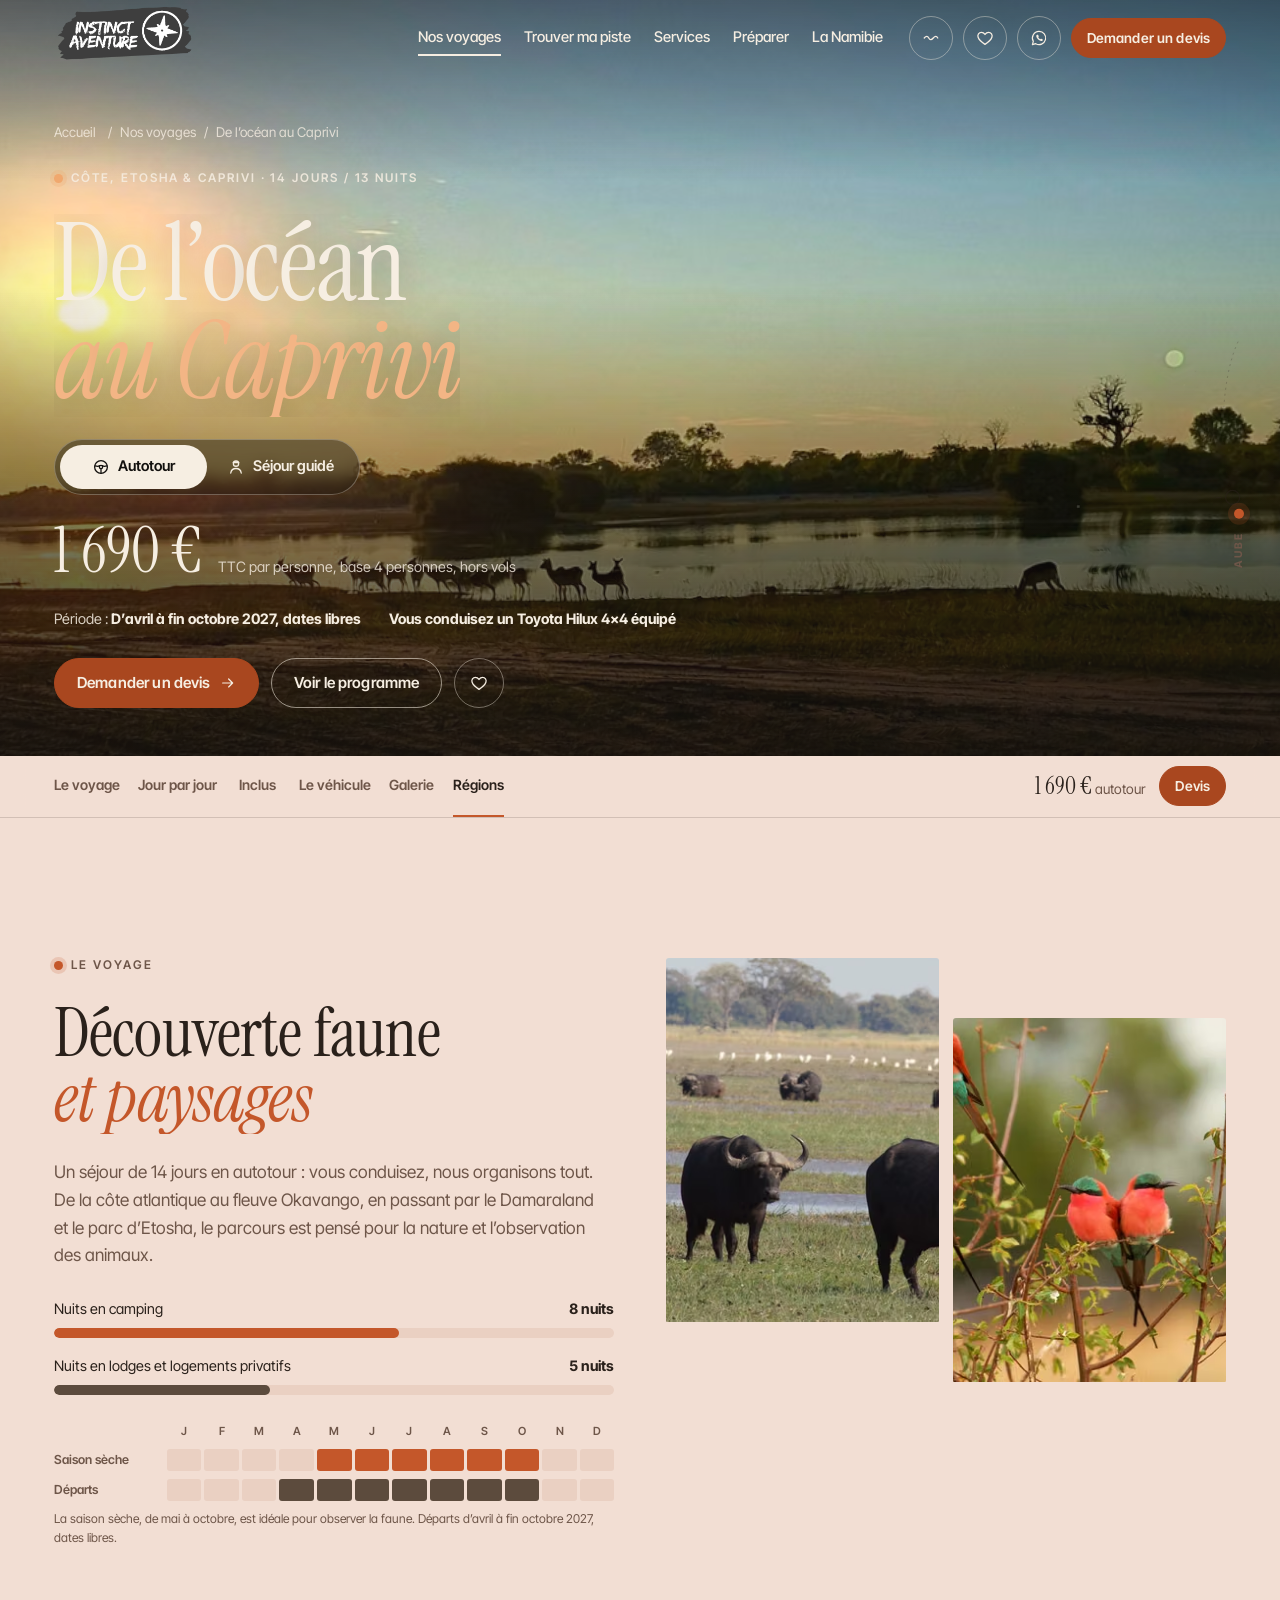
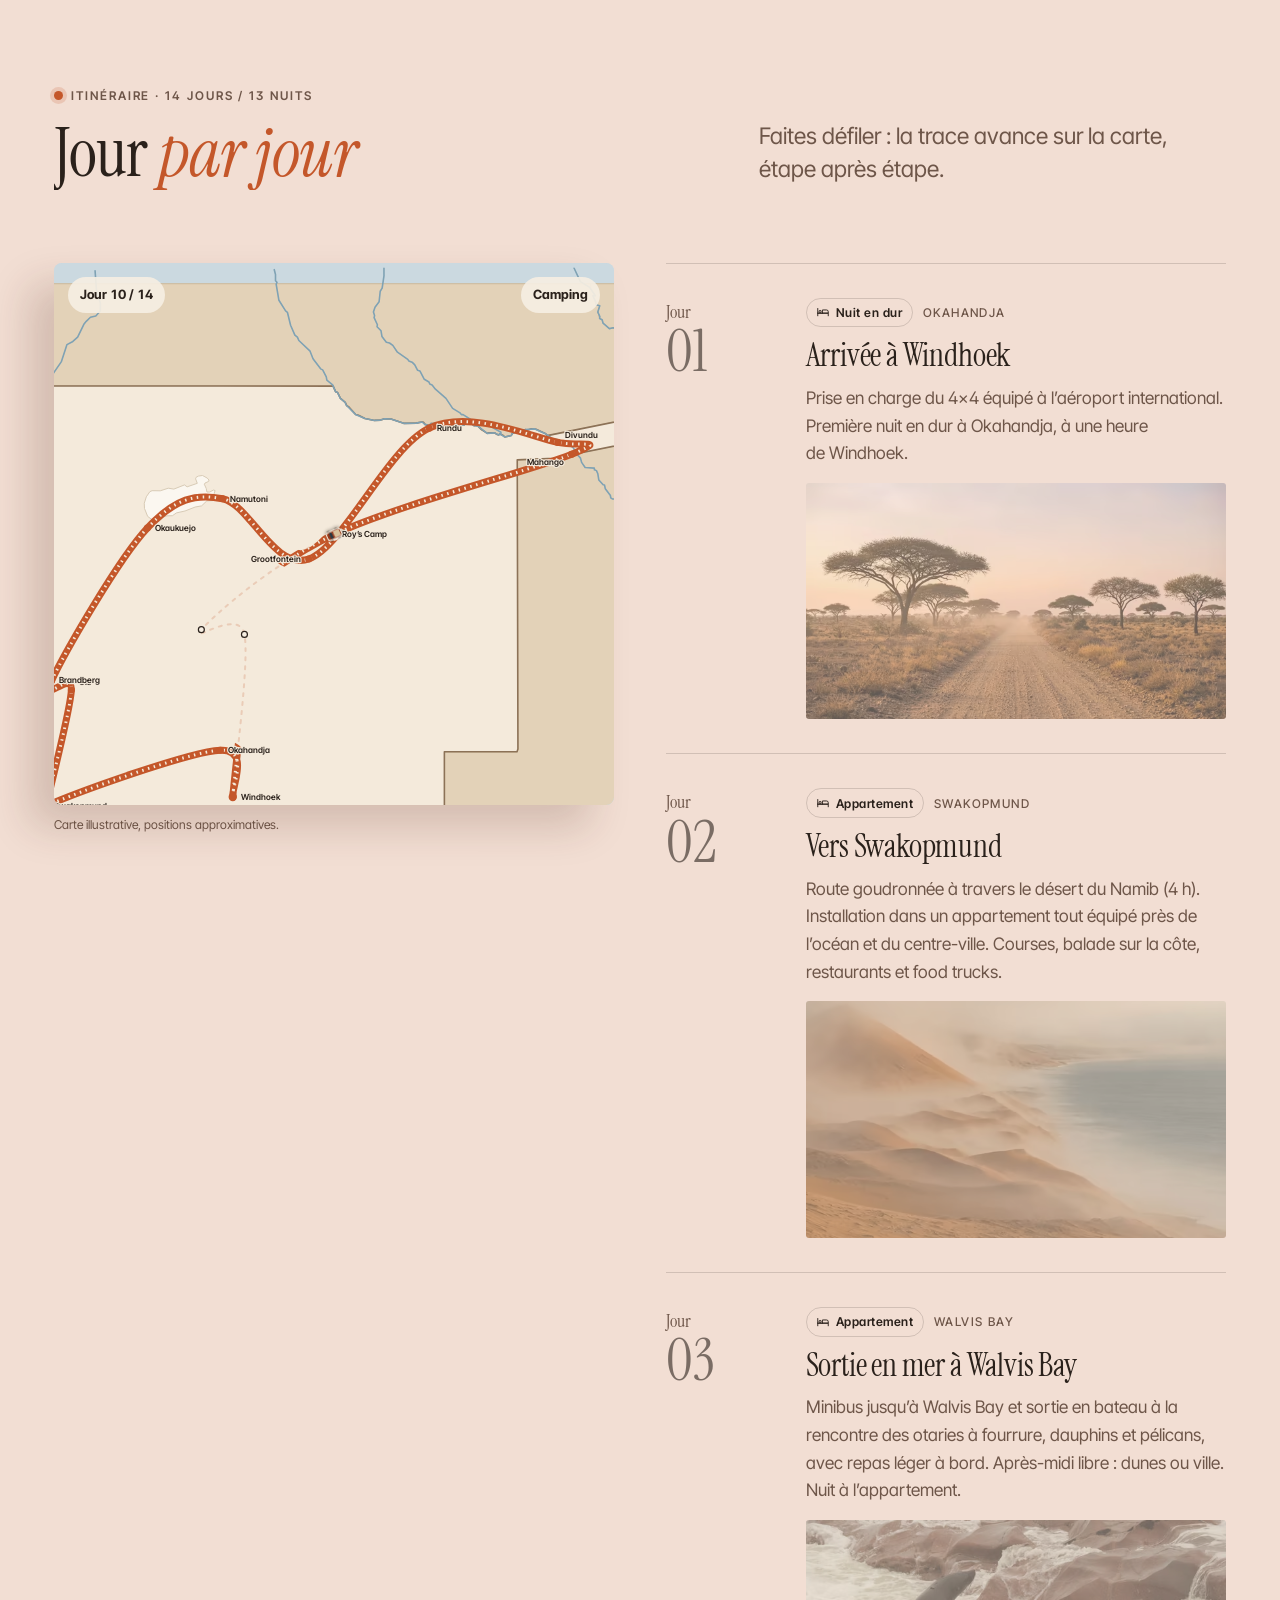
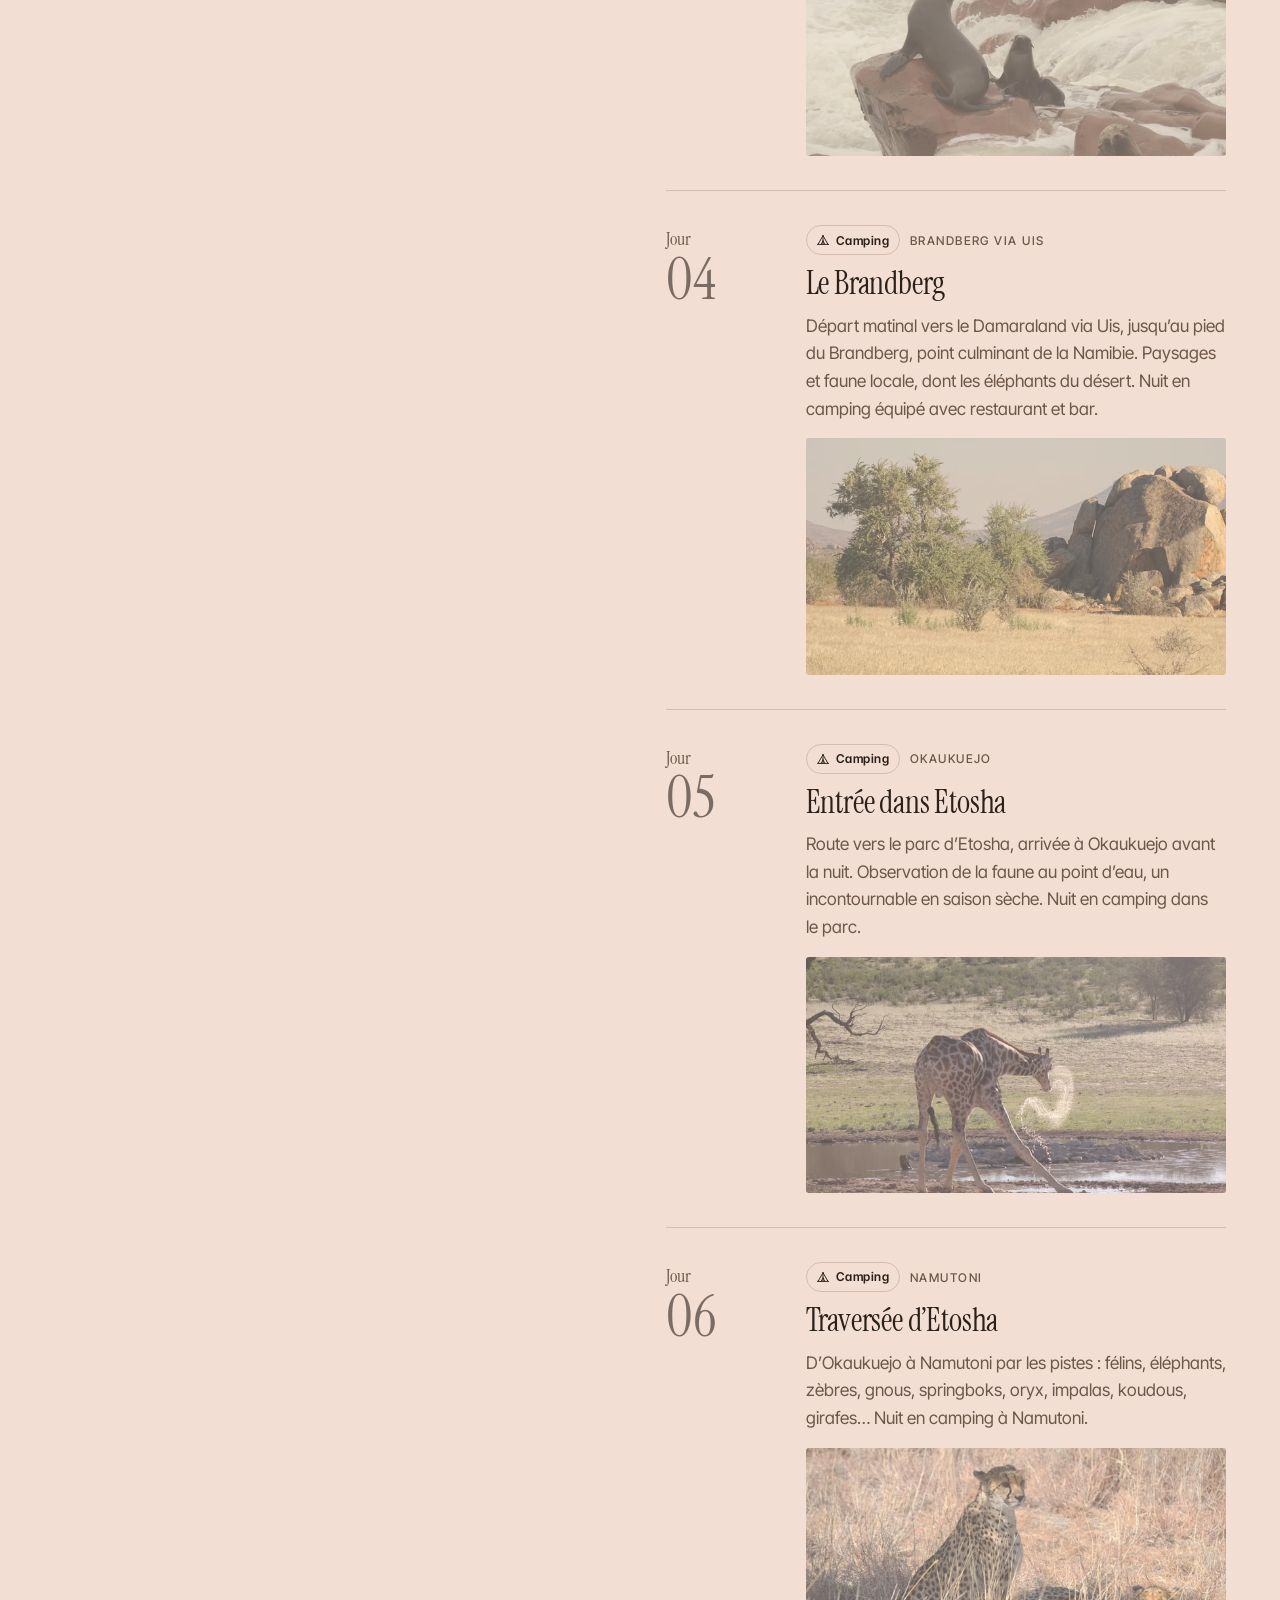
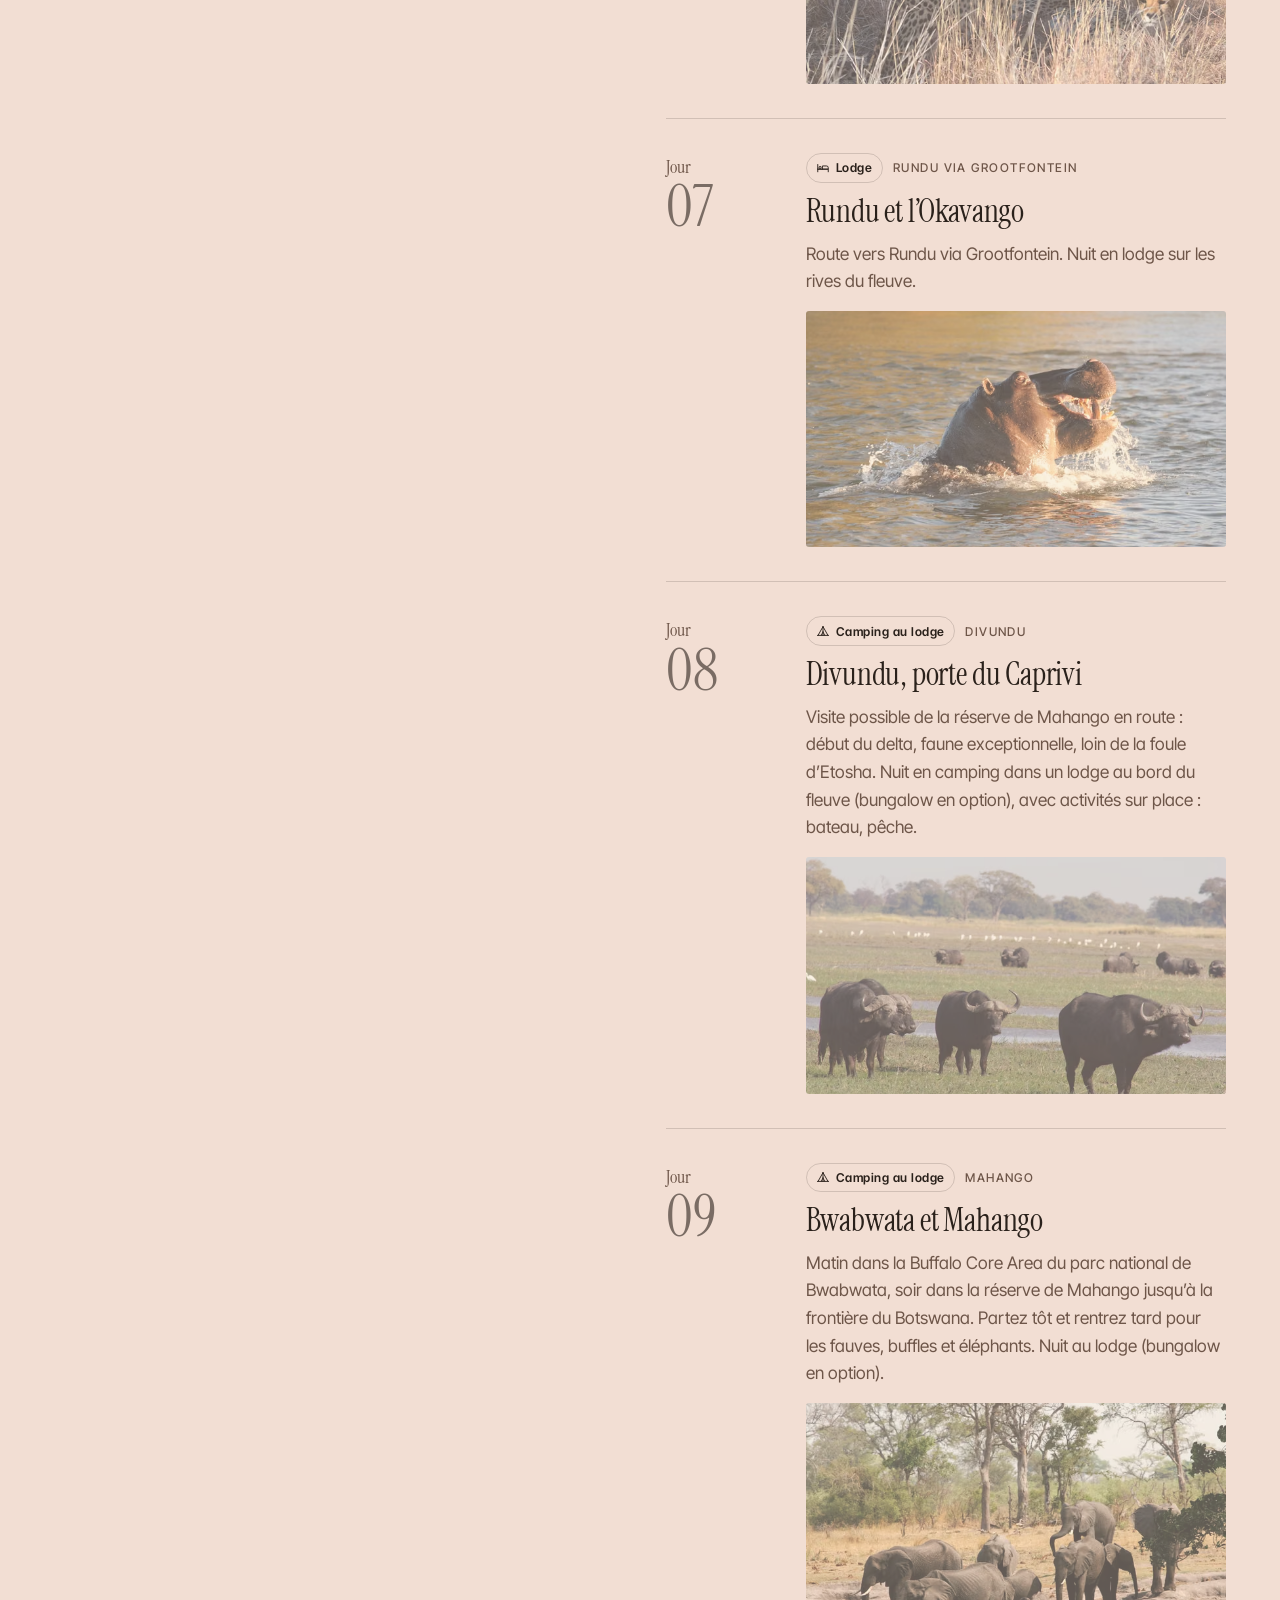
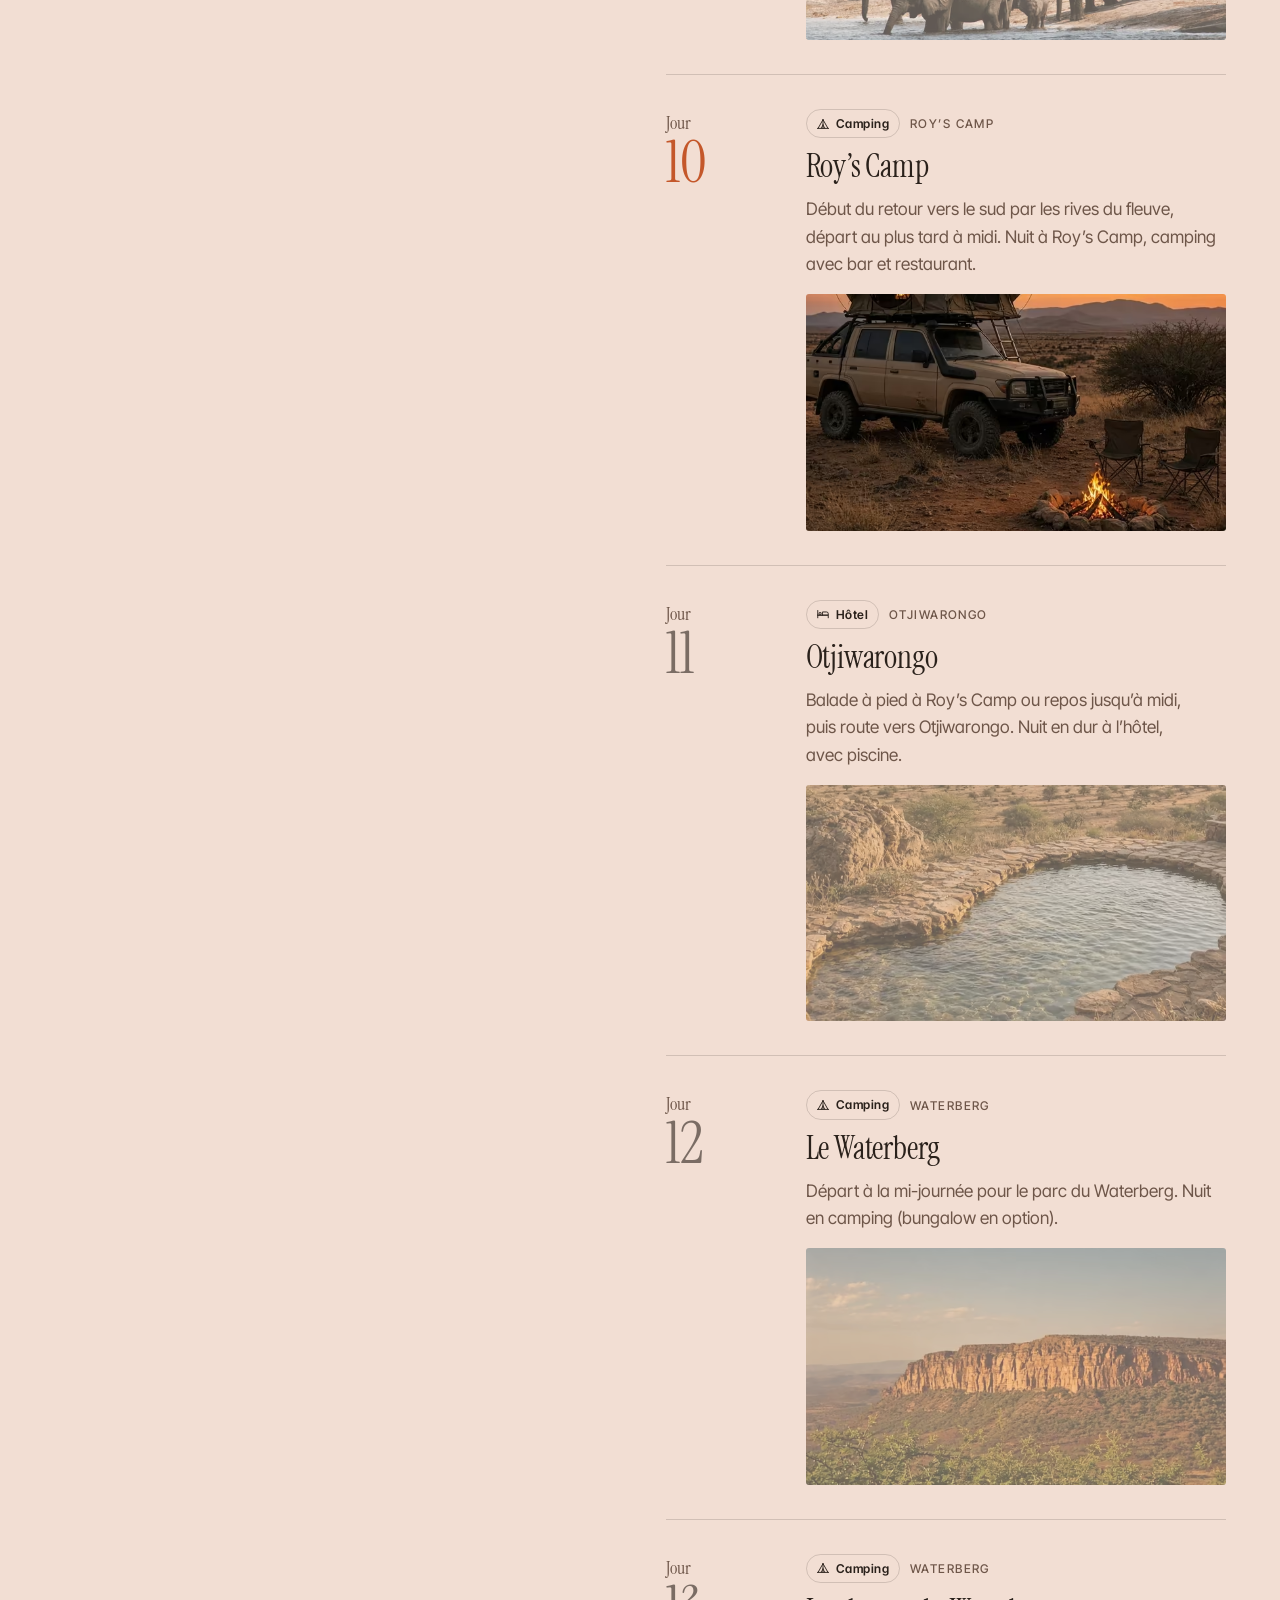
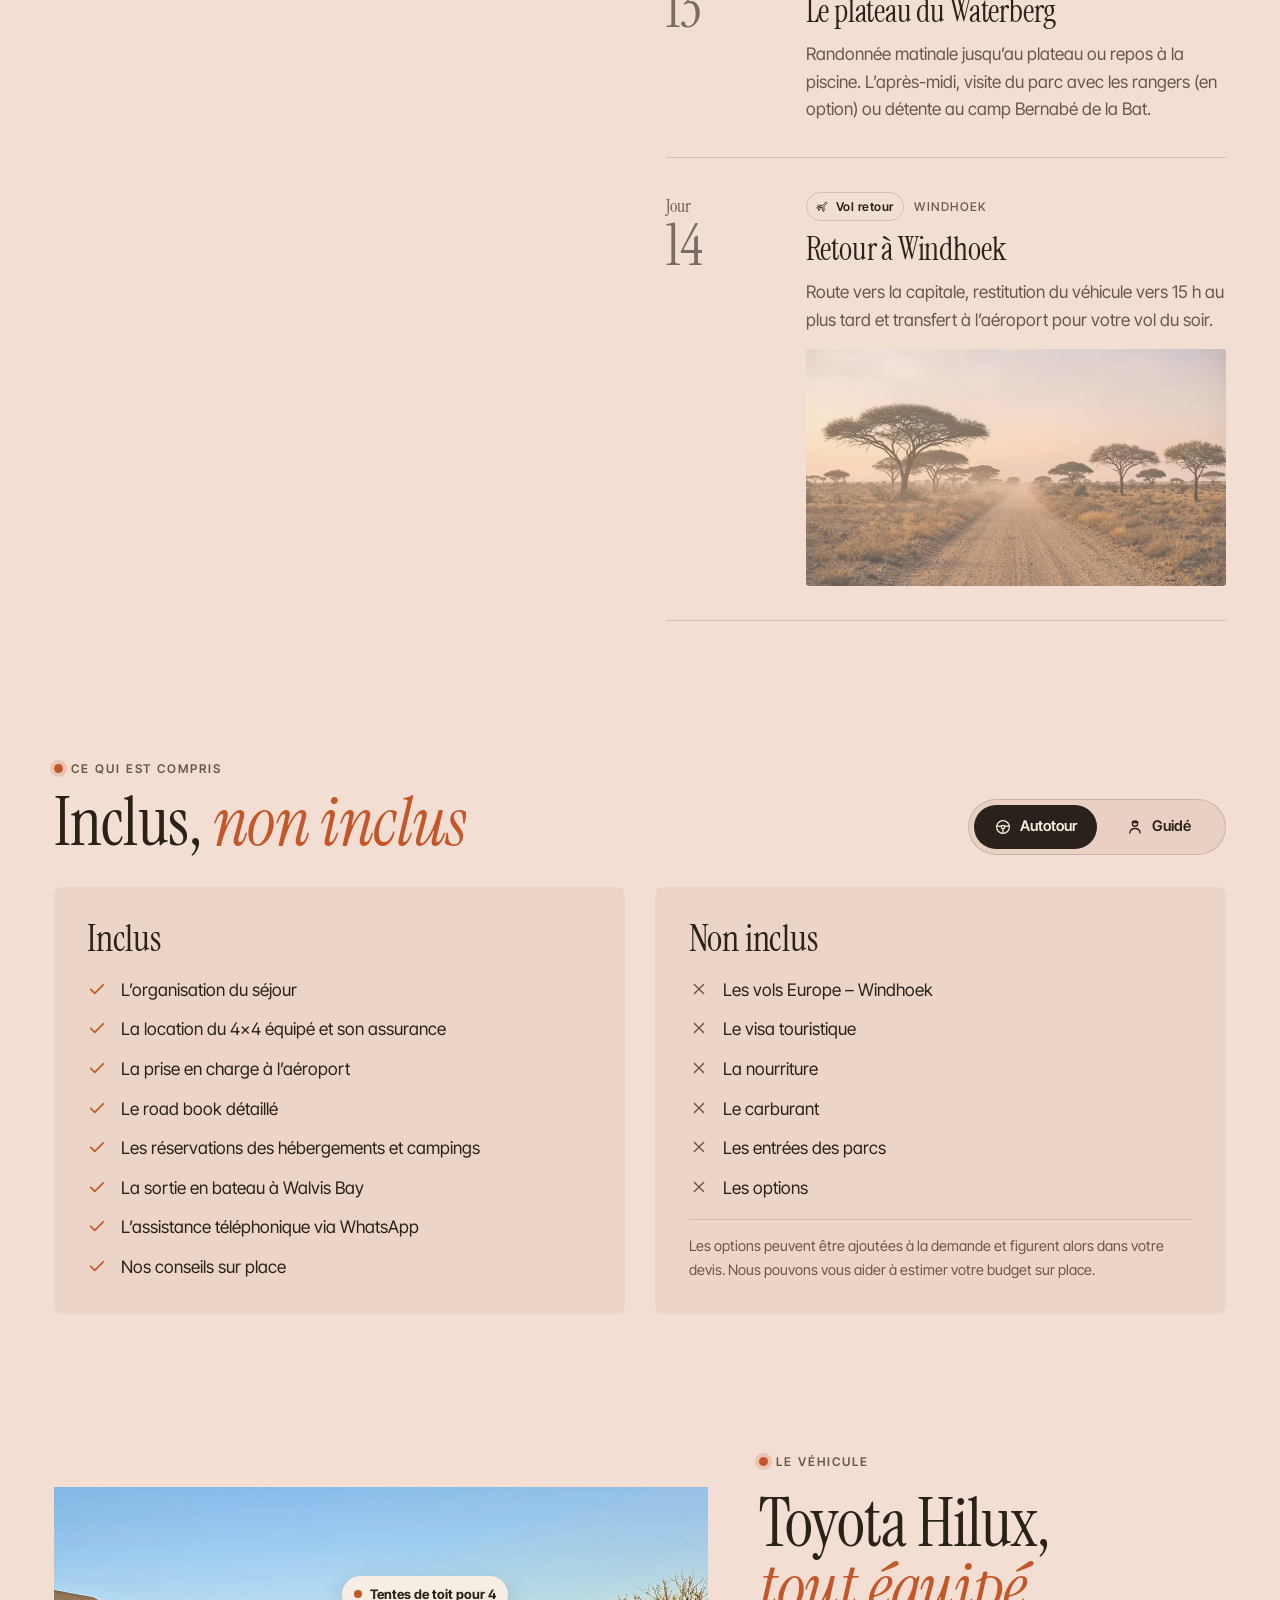
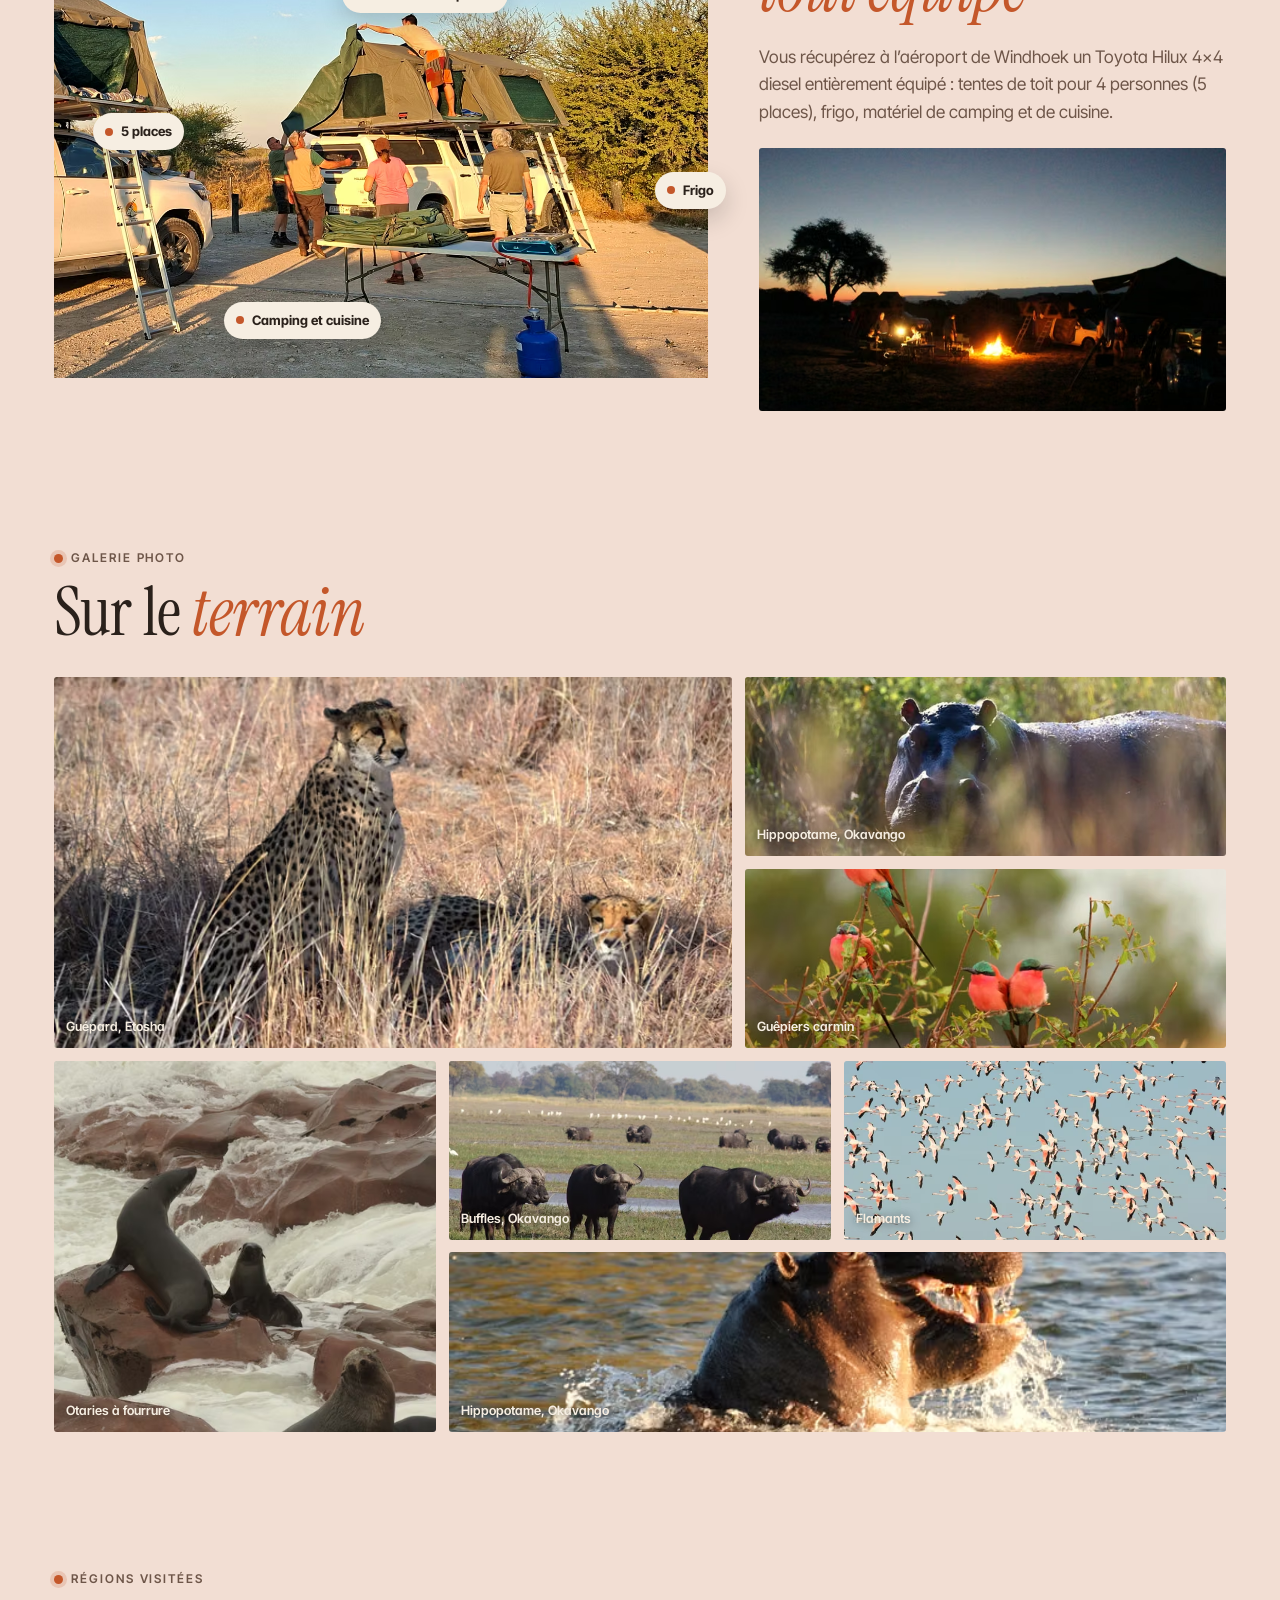
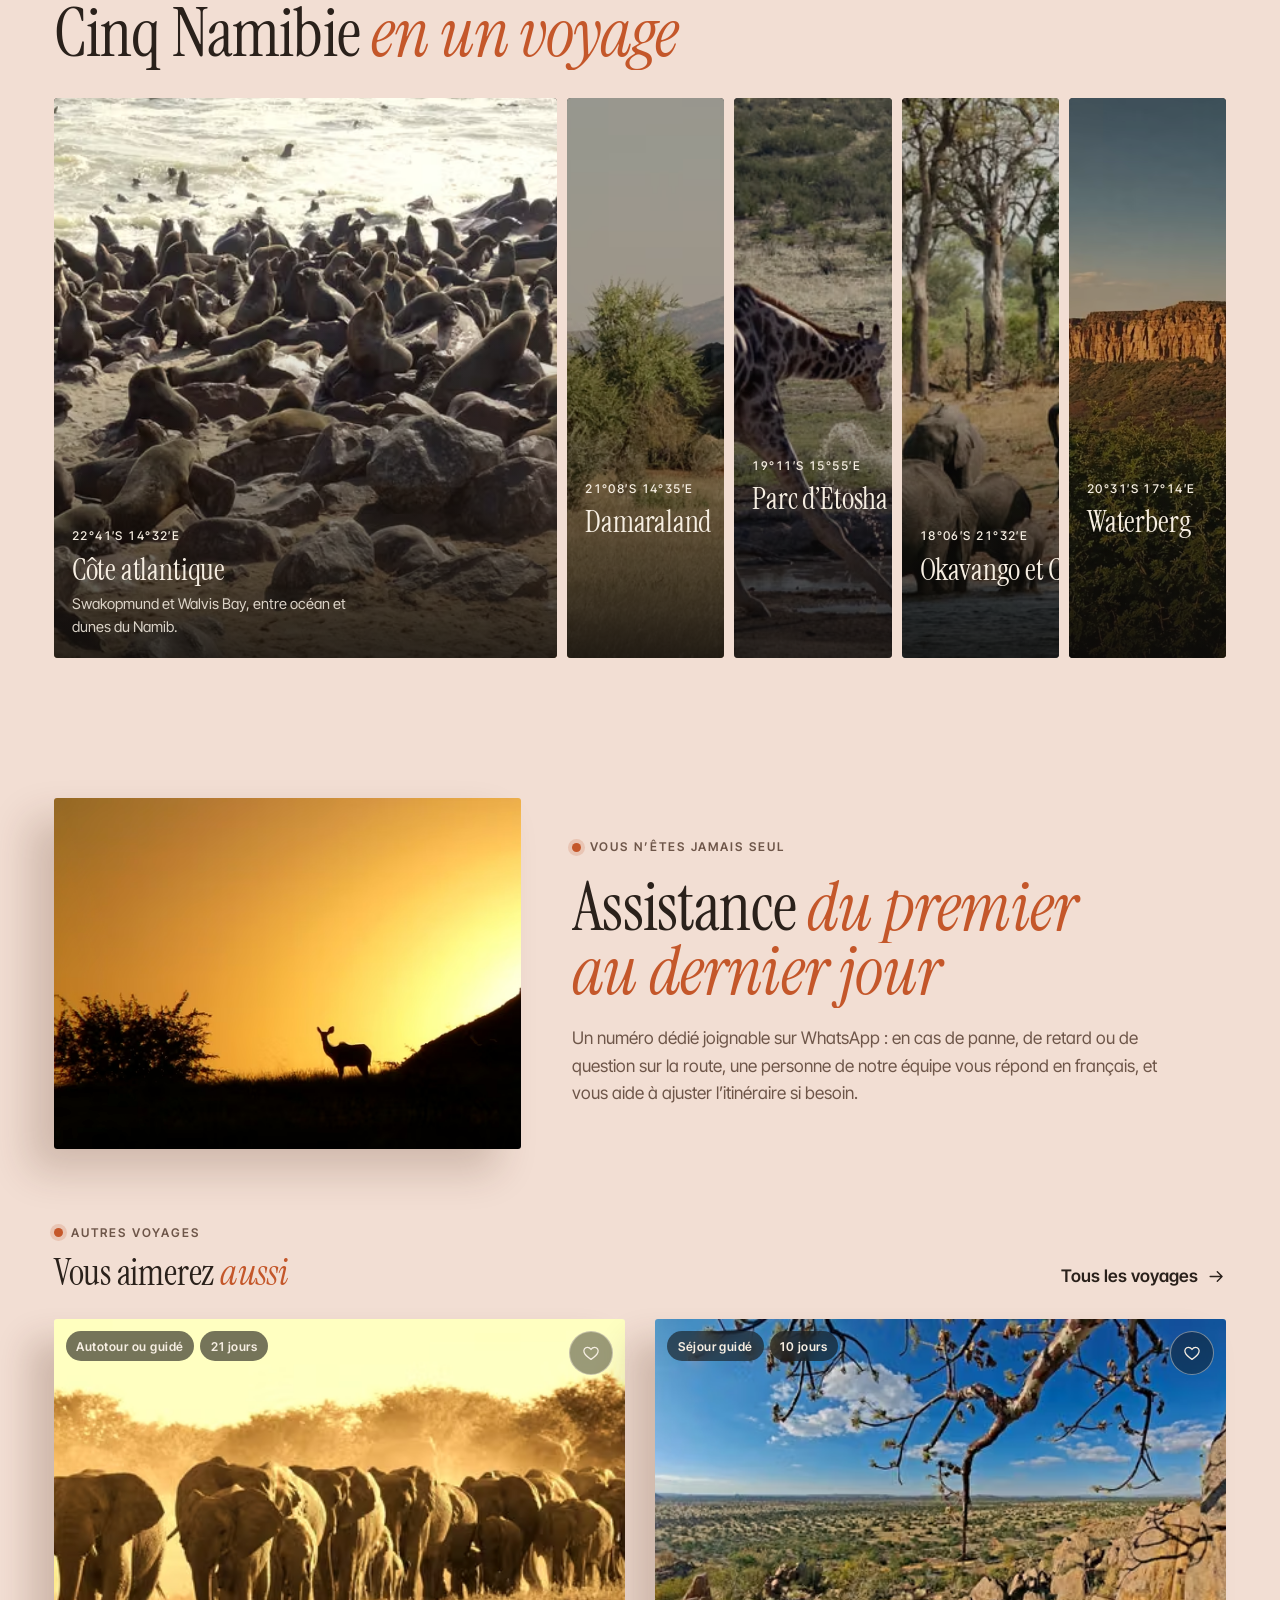
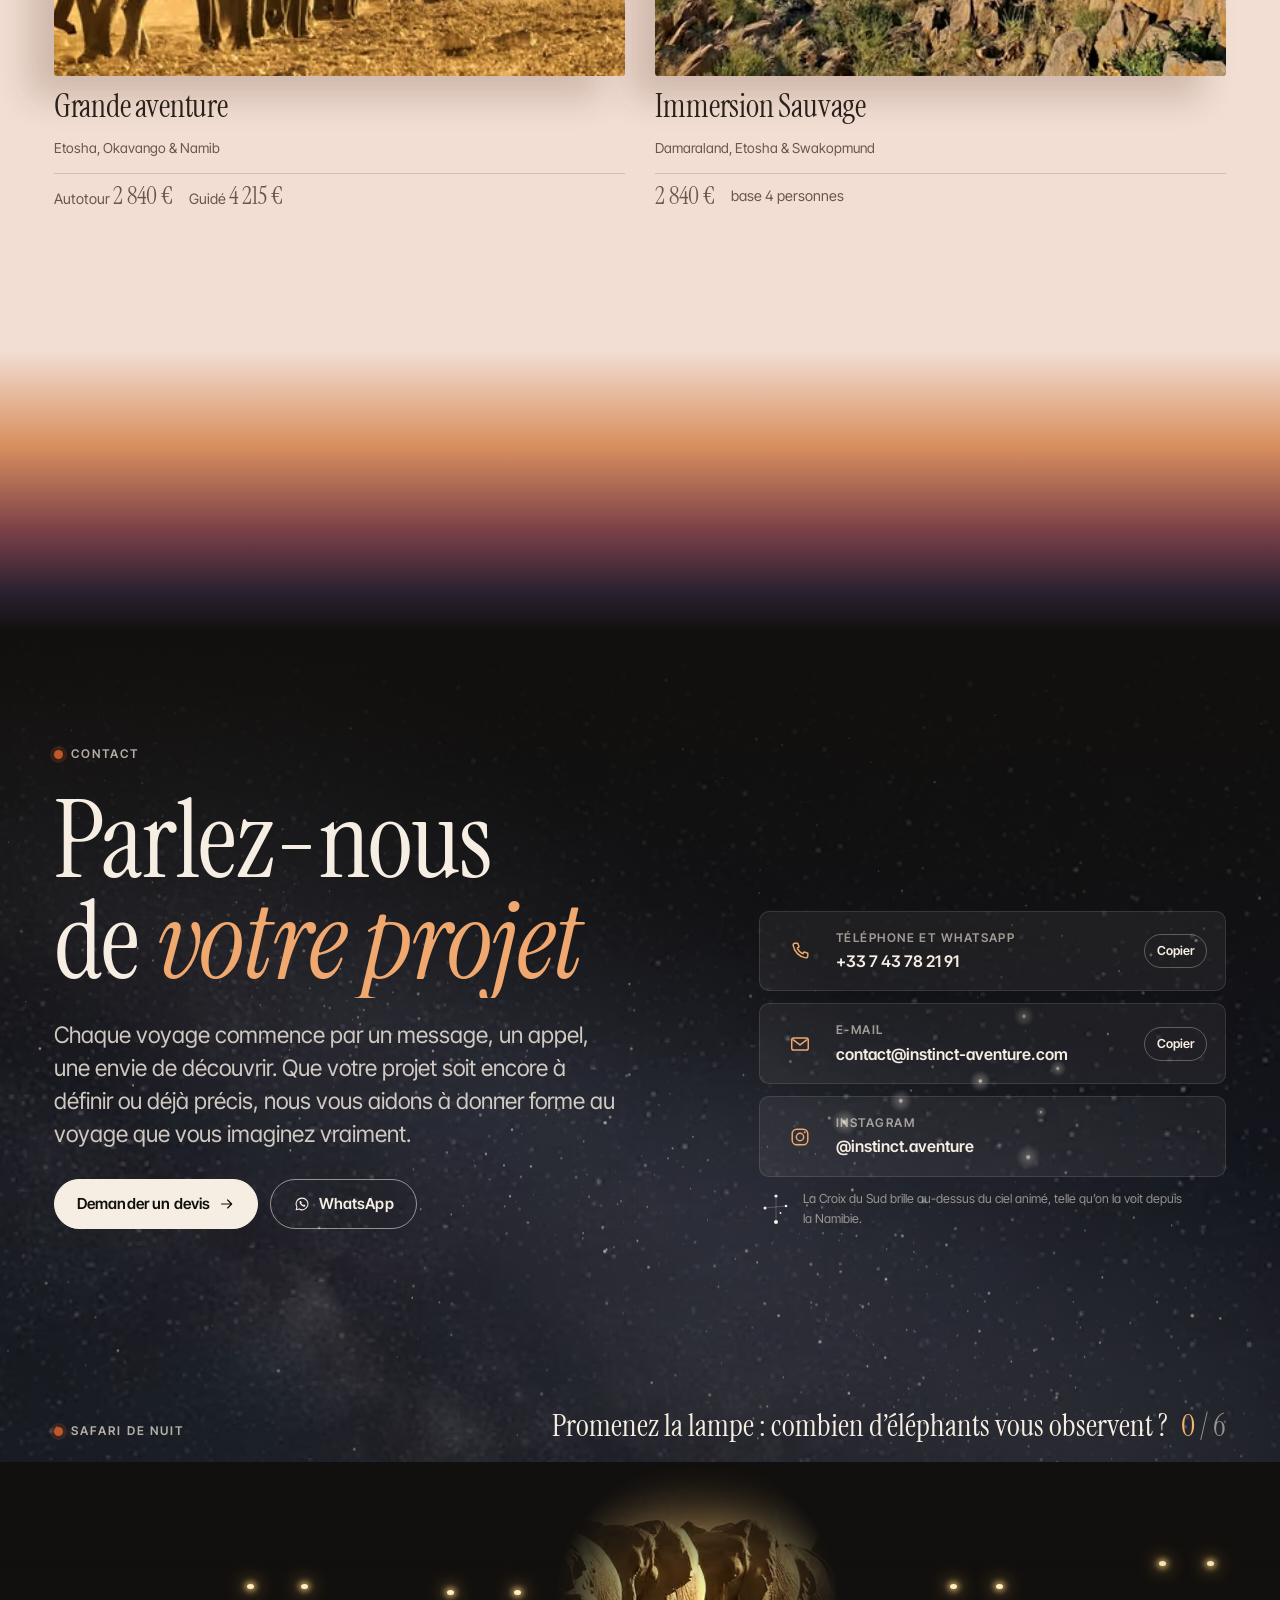
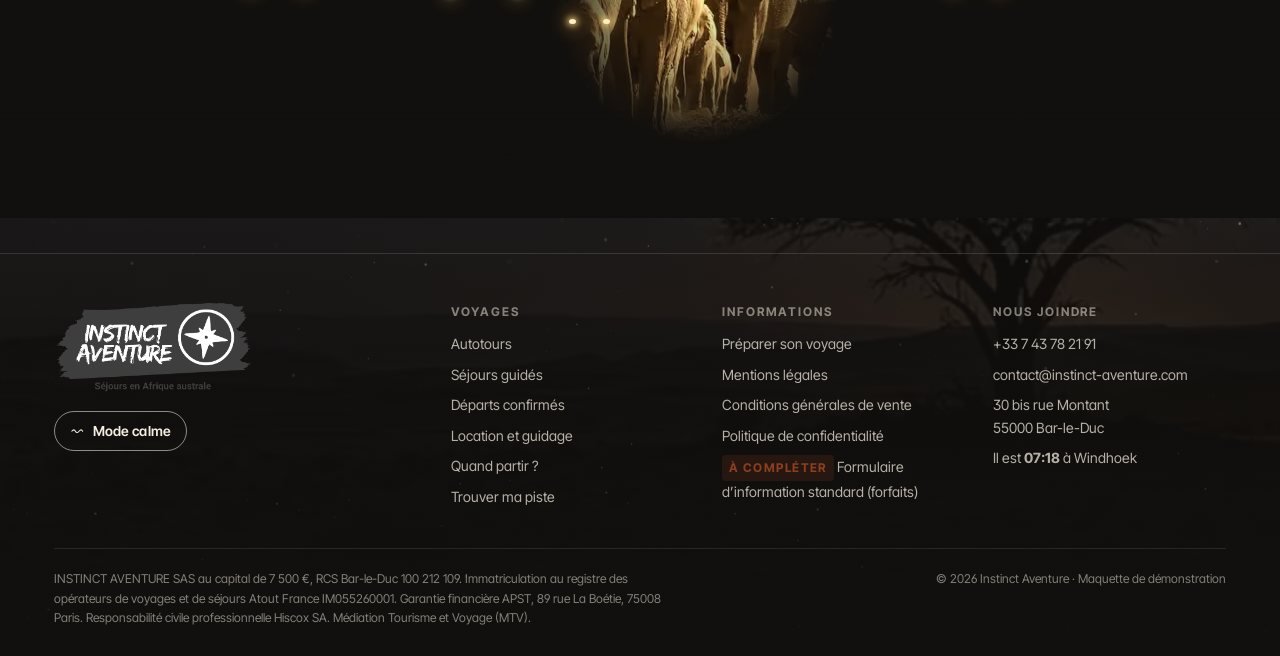
<file: ocean-caprivi.html>
<!doctype html>
<html lang="fr" class="no-js">
<head>
<meta charset="utf-8">
<meta name="viewport" content="width=device-width, initial-scale=1, viewport-fit=cover">
<title>De l’océan au Caprivi · Instinct Aventure</title>
<meta name="description" content="Un séjour de 14 jours en autotour&nbsp;: vous conduisez, nous organisons tout. De la côte atlantique au fleuve Okavango, en passant par le Damaraland et le…">
<meta name="theme-color" content="#12100E">
<link rel="preload" href="assets/fonts/instrument-serif.woff2" as="font" type="font/woff2" crossorigin>
<link rel="preload" href="assets/fonts/inter-tight.woff2" as="font" type="font/woff2" crossorigin>
<link rel="stylesheet" href="assets/css/main.css?v=20261029-5">
<link rel="icon" href="assets/img/favicon.png" type="image/png">
<link rel="apple-touch-icon" href="assets/img/apple-touch-icon.png">
<script type="speculationrules">{"prefetch":[{"where":{"and":[{"href_matches":"/*"},{"not":{"selector_matches":"[target=_blank]"}}]},"eagerness":"moderate"}]}</script>
<script>(function(h){h.classList.remove('no-js');h.classList.add('js');var c=null,v=null;try{c=localStorage.getItem('ia-calme');v=sessionStorage.getItem('ia-voile')}catch(e){}var r=window.matchMedia&&matchMedia('(prefers-reduced-motion: reduce)').matches;if(c==='1'||(c!=='0'&&r))h.classList.add('is-calm');if(v==='1'&&!h.classList.contains('is-calm'))h.classList.add('veil-in')})(document.documentElement)</script>

<link rel="canonical" href="https://instinct-aventure-maquette.vercel.app/ocean-caprivi">
<meta name="robots" content="noindex, nofollow">
<meta property="og:type" content="website">
<meta property="og:locale" content="fr_FR">
<meta property="og:site_name" content="Instinct Aventure">
<meta property="og:title" content="De l’océan au Caprivi · Instinct Aventure">
<meta property="og:description" content="Un séjour de 14 jours en autotour&nbsp;: vous conduisez, nous organisons tout. De la côte atlantique au fleuve Okavango, en passant par le Damaraland et le…">
<meta property="og:url" content="https://instinct-aventure-maquette.vercel.app/ocean-caprivi">
<meta property="og:image" content="https://instinct-aventure-maquette.vercel.app/assets/img/partage-instinct-aventure.jpg">
<meta name="twitter:card" content="summary_large_image">
<script type="application/ld+json">{"@context": "https://schema.org", "@graph": [{"@type": "TravelAgency", "@id": "https://instinct-aventure-maquette.vercel.app/#agence", "name": "Instinct Aventure", "url": "https://instinct-aventure-maquette.vercel.app/", "telephone": "+33 7 43 78 21 91", "email": "contact@instinct-aventure.com", "address": {"@type": "PostalAddress", "streetAddress": "30 bis rue Montant", "postalCode": "55000", "addressLocality": "Bar-le-Duc", "addressCountry": "FR"}, "sameAs": ["https://www.instagram.com/instinct.aventure"], "description": "Voyages sur mesure en Namibie : autotours, séjours guidés et services. Immatriculation Atout France IM055260001."}, {"@type": "TouristTrip", "name": "De l’océan au Caprivi", "description": "Un séjour de 14 jours en autotour : vous conduisez, nous organisons tout. De la côte atlantique au fleuve Okavango, en passant par le Damaraland et le…", "url": "https://instinct-aventure-maquette.vercel.app/ocean-caprivi", "image": "https://instinct-aventure-maquette.vercel.app/assets/img/caprivi-panorama-1280.webp", "provider": {"@id": "https://instinct-aventure-maquette.vercel.app/#agence"}, "offers": [{"@type": "Offer", "name": "De l’océan au Caprivi", "price": 1690, "priceCurrency": "EUR", "description": "TTC par personne, base 4 personnes, hors vols", "availability": "https://schema.org/InStock", "url": "https://instinct-aventure-maquette.vercel.app/ocean-caprivi", "seller": {"@id": "https://instinct-aventure-maquette.vercel.app/#agence"}}, {"@type": "Offer", "name": "De l’océan au Caprivi guidé", "price": 3690, "priceCurrency": "EUR", "description": "TTC par personne, base 4 personnes, hors vols", "availability": "https://schema.org/InStock", "url": "https://instinct-aventure-maquette.vercel.app/ocean-caprivi", "seller": {"@id": "https://instinct-aventure-maquette.vercel.app/#agence"}}], "itinerary": {"@type": "ItemList", "itemListElement": [{"@type": "ListItem", "position": 1, "item": {"@type": "Place", "name": "Okahandja"}}, {"@type": "ListItem", "position": 2, "item": {"@type": "Place", "name": "Swakopmund"}}, {"@type": "ListItem", "position": 3, "item": {"@type": "Place", "name": "Walvis Bay"}}, {"@type": "ListItem", "position": 4, "item": {"@type": "Place", "name": "Brandberg"}}, {"@type": "ListItem", "position": 5, "item": {"@type": "Place", "name": "Okaukuejo"}}, {"@type": "ListItem", "position": 6, "item": {"@type": "Place", "name": "Namutoni"}}, {"@type": "ListItem", "position": 7, "item": {"@type": "Place", "name": "Rundu"}}, {"@type": "ListItem", "position": 8, "item": {"@type": "Place", "name": "Divundu"}}, {"@type": "ListItem", "position": 9, "item": {"@type": "Place", "name": "Mahango"}}, {"@type": "ListItem", "position": 10, "item": {"@type": "Place", "name": "Roy’s Camp"}}, {"@type": "ListItem", "position": 11, "item": {"@type": "Place", "name": "Otjiwarongo"}}, {"@type": "ListItem", "position": 12, "item": {"@type": "Place", "name": "Waterberg"}}, {"@type": "ListItem", "position": 13, "item": {"@type": "Place", "name": "Windhoek"}}]}}]}</script>
</head>
<body data-page="circuit">
<svg class="fx" aria-hidden="true" focusable="false">
  <defs>
    <filter id="mirage" x="-5%" y="-5%" width="110%" height="110%">
      <feTurbulence type="fractalNoise" baseFrequency="0.004 0.06" numOctaves="2" seed="3" result="n">
        <animate attributeName="baseFrequency" dur="6s" values="0.004 0.06;0.006 0.075;0.004 0.06" repeatCount="indefinite"/>
      </feTurbulence>
      <feDisplacementMap in="SourceGraphic" in2="n" scale="14" xChannelSelector="R" yChannelSelector="G"/>
    </filter>
    <filter id="ripple" x="-5%" y="-5%" width="110%" height="110%">
      <feTurbulence type="turbulence" baseFrequency="0.012 0.03" numOctaves="1" seed="8" result="r">
        <animate attributeName="baseFrequency" dur="5s" values="0.012 0.03;0.016 0.04;0.012 0.03" repeatCount="indefinite"/>
      </feTurbulence>
      <feDisplacementMap in="SourceGraphic" in2="r" scale="10" xChannelSelector="R" yChannelSelector="B"/>
    </filter>
  </defs>
  <symbol id="i-arrow" viewBox="0 0 24 24"><path d="M4 12h15m-6-6 6 6-6 6" fill="none" stroke="currentColor" stroke-width="1.8" stroke-linecap="round" stroke-linejoin="round"/></symbol>
  <symbol id="i-arrow-l" viewBox="0 0 24 24"><path d="M20 12H5m6-6-6 6 6 6" fill="none" stroke="currentColor" stroke-width="1.8" stroke-linecap="round" stroke-linejoin="round"/></symbol>
  <symbol id="i-wa" viewBox="0 0 24 24"><path d="M12 3.2a8.8 8.8 0 0 0-7.6 13.2L3.2 20.8l4.5-1.2A8.8 8.8 0 1 0 12 3.2Z" fill="none" stroke="currentColor" stroke-width="1.6" stroke-linejoin="round"/><path d="M9 8.3c.3-.6.6-.6.9-.6h.5c.2 0 .4.1.5.4l.7 1.6c.1.2 0 .5-.1.6l-.5.6c.6 1.2 1.6 2.1 2.8 2.7l.6-.6c.2-.2.4-.2.6-.1l1.6.7c.3.1.4.3.4.6v.5c0 .3-.1.7-.6 1-1 .5-2.3.4-4-.6a9.2 9.2 0 0 1-3.3-3.4c-.9-1.6-.9-3-.1-4Z" fill="currentColor"/></symbol>
  <symbol id="i-mail" viewBox="0 0 24 24"><rect x="3" y="5.5" width="18" height="13" rx="2" fill="none" stroke="currentColor" stroke-width="1.6"/><path d="m4 7 8 6 8-6" fill="none" stroke="currentColor" stroke-width="1.6" stroke-linejoin="round"/></symbol>
  <symbol id="i-insta" viewBox="0 0 24 24"><rect x="3.5" y="3.5" width="17" height="17" rx="5" fill="none" stroke="currentColor" stroke-width="1.6"/><circle cx="12" cy="12" r="4" fill="none" stroke="currentColor" stroke-width="1.6"/><circle cx="17.2" cy="6.8" r="1.1" fill="currentColor"/></symbol>
  <symbol id="i-phone" viewBox="0 0 24 24"><path d="M6.5 3.5h3l1.5 4-2 1.3a10.5 10.5 0 0 0 6.2 6.2l1.3-2 4 1.5v3a2 2 0 0 1-2.2 2A16.5 16.5 0 0 1 4.5 5.7a2 2 0 0 1 2-2.2Z" fill="none" stroke="currentColor" stroke-width="1.6" stroke-linejoin="round"/></symbol>
  <symbol id="i-wheel" viewBox="0 0 24 24"><circle cx="12" cy="12" r="8.5" fill="none" stroke="currentColor" stroke-width="1.7"/><circle cx="12" cy="12" r="2.2" fill="none" stroke="currentColor" stroke-width="1.7"/><path d="M3.8 10.5c3 .8 5.4.9 6-.3M20.2 10.5c-3 .8-5.4.9-6-.3M12 14.2v6" fill="none" stroke="currentColor" stroke-width="1.7" stroke-linecap="round"/></symbol>
  <symbol id="i-guide" viewBox="0 0 24 24"><circle cx="12" cy="7.5" r="3.5" fill="none" stroke="currentColor" stroke-width="1.7"/><path d="M5 20c.6-4 3.4-6 7-6s6.4 2 7 6" fill="none" stroke="currentColor" stroke-width="1.7" stroke-linecap="round"/><path d="M8.3 6h7.4" stroke="currentColor" stroke-width="1.7" stroke-linecap="round"/></symbol>
  <symbol id="i-check" viewBox="0 0 24 24"><path d="m4.5 12.5 4.8 4.8L19.5 7" fill="none" stroke="currentColor" stroke-width="2" stroke-linecap="round" stroke-linejoin="round"/></symbol>
  <symbol id="i-cross" viewBox="0 0 24 24"><path d="M6.5 6.5l11 11m0-11-11 11" fill="none" stroke="currentColor" stroke-width="1.8" stroke-linecap="round"/></symbol>
  <symbol id="i-menu" viewBox="0 0 24 24"><path d="M4 8h16M4 16h16" fill="none" stroke="currentColor" stroke-width="1.8" stroke-linecap="round"/></symbol>
  <symbol id="i-calm" viewBox="0 0 24 24"><path d="M3 12c2.5-3 4.5-3 6 0s3.5 3 6 0 4.5-3 6 0" fill="none" stroke="currentColor" stroke-width="1.7" stroke-linecap="round"/></symbol>
  <symbol id="i-route" viewBox="0 0 32 32"><path d="M8 27c0-5 16-4 16-10S8 13 8 7" fill="none" stroke="currentColor" stroke-width="1.6" stroke-dasharray="2.5 3" stroke-linecap="round"/><circle cx="8" cy="7" r="3" fill="none" stroke="currentColor" stroke-width="1.6"/><path d="M24 22l0 7m0-7 4 2-4 2" fill="none" stroke="currentColor" stroke-width="1.6" stroke-linejoin="round"/></symbol>
  <symbol id="i-group" viewBox="0 0 32 32"><circle cx="11" cy="11" r="4" fill="none" stroke="currentColor" stroke-width="1.6"/><circle cx="22" cy="12.5" r="3.2" fill="none" stroke="currentColor" stroke-width="1.6"/><path d="M3.5 26c.8-5 3.7-7.5 7.5-7.5s6.7 2.5 7.5 7.5M18.5 19.5c1-.6 2.2-1 3.5-1 3.2 0 5.6 2.2 6.3 6" fill="none" stroke="currentColor" stroke-width="1.6" stroke-linecap="round"/></symbol>
  <symbol id="i-key" viewBox="0 0 32 32"><circle cx="10.5" cy="16" r="5.5" fill="none" stroke="currentColor" stroke-width="1.6"/><path d="M16 16h12m-4 0v4m-4-4v3" fill="none" stroke="currentColor" stroke-width="1.6" stroke-linecap="round"/><rect x="5" y="25" width="22" height="3" rx="1.5" fill="none" stroke="currentColor" stroke-width="1.4"/></symbol>
  <symbol id="i-compass" viewBox="0 0 32 32"><circle cx="16" cy="16" r="12" fill="none" stroke="currentColor" stroke-width="1.6"/><path d="m16 7 3 9-3 9-3-9Z" fill="none" stroke="currentColor" stroke-width="1.6" stroke-linejoin="round"/><circle cx="16" cy="16" r="1.4" fill="currentColor"/></symbol>
  <symbol id="i-car" viewBox="0 0 24 24"><path d="M3 15.5V12l2-4.5h9l3 4.5h3v4H3Z" fill="currentColor"/><circle cx="7" cy="16.5" r="2.3" fill="currentColor" stroke="#F6EEE2" stroke-width="1.4"/><circle cx="16.5" cy="16.5" r="2.3" fill="currentColor" stroke="#F6EEE2" stroke-width="1.4"/><path d="M6.5 7.5h7" stroke="#F6EEE2" stroke-width="1.2"/></symbol>
  <symbol id="i-sun" viewBox="0 0 24 24"><circle cx="12" cy="12" r="4" fill="currentColor"/><path d="M12 2.5v2.5M12 19v2.5M2.5 12H5M19 12h2.5M5.3 5.3l1.8 1.8M16.9 16.9l1.8 1.8M5.3 18.7l1.8-1.8M16.9 7.1l1.8-1.8" stroke="currentColor" stroke-width="1.6" stroke-linecap="round"/></symbol>
  <symbol id="i-signal" viewBox="0 0 24 24"><path d="M12 13.5a1.5 1.5 0 1 0 0-3 1.5 1.5 0 0 0 0 3ZM8.2 15.8a5.4 5.4 0 0 1 0-7.6m7.6 0a5.4 5.4 0 0 1 0 7.6M5.4 18.6a9.4 9.4 0 0 1 0-13.2m13.2 0a9.4 9.4 0 0 1 0 13.2" fill="none" stroke="currentColor" stroke-width="1.6" stroke-linecap="round"/></symbol>
  <symbol id="i-tent" viewBox="0 0 24 24"><path d="M2.5 19.5h19M12 4.5 3.5 19.5m8.5-15 8.5 15M12 4.5v15m0-6-3 6m3-6 3 6" fill="none" stroke="currentColor" stroke-width="1.6" stroke-linejoin="round" stroke-linecap="round"/></symbol>
  <symbol id="i-bed" viewBox="0 0 24 24"><path d="M3 18.5V6m0 8h18v4.5M3 14h18v-2.5a3 3 0 0 0-3-3h-7v5.5" fill="none" stroke="currentColor" stroke-width="1.6" stroke-linejoin="round" stroke-linecap="round"/><circle cx="7" cy="11" r="1.8" fill="none" stroke="currentColor" stroke-width="1.6"/></symbol>
  <symbol id="i-plane" viewBox="0 0 24 24"><path d="M10.5 13 3 11l1-2 7.5.5L16 4.5c.8-.8 2.2-.8 2.5 0 .3.6 0 1.4-.6 2L13.5 11l.5 7.5-2 1-2-7.5-3.5 3-.5 2.5-1.5.5-.5-3.5L1.5 14l.5-1.5 2.5-.5Z" fill="none" stroke="currentColor" stroke-width="1.4" stroke-linejoin="round"/></symbol>
  <symbol id="i-passport" viewBox="0 0 24 24"><rect x="5" y="3" width="14" height="18" rx="2" fill="none" stroke="currentColor" stroke-width="1.7"/><circle cx="12" cy="10.5" r="3.2" fill="none" stroke="currentColor" stroke-width="1.5"/><path d="M8.8 16.5h6.4" stroke="currentColor" stroke-width="1.7" stroke-linecap="round"/></symbol>
  <symbol id="i-health" viewBox="0 0 24 24"><path d="M9.5 4h5v5.5H20v5h-5.5V20h-5v-5.5H4v-5h5.5Z" fill="none" stroke="currentColor" stroke-width="1.7" stroke-linejoin="round"/></symbol>
  <symbol id="i-bag" viewBox="0 0 24 24"><rect x="4" y="7.5" width="16" height="12.5" rx="2.5" fill="none" stroke="currentColor" stroke-width="1.7"/><path d="M9 7.5V5.5a1.5 1.5 0 0 1 1.5-1.5h3A1.5 1.5 0 0 1 15 5.5v2M4 12.5h16" fill="none" stroke="currentColor" stroke-width="1.7" stroke-linecap="round"/></symbol>
  <symbol id="i-moon" viewBox="0 0 24 24"><path d="M19.5 14.6A8 8 0 0 1 9.4 4.5a8 8 0 1 0 10.1 10.1Z" fill="none" stroke="currentColor" stroke-width="1.7" stroke-linejoin="round"/></symbol>
  <symbol id="i-heart" viewBox="0 0 24 24"><path d="M12 20.5s-7.5-4.6-9.2-9.4C1.6 7.6 3.9 4.5 7.2 4.5c2 0 3.6 1.1 4.8 2.8 1.2-1.7 2.8-2.8 4.8-2.8 3.3 0 5.6 3.1 4.4 6.6-1.7 4.8-9.2 9.4-9.2 9.4Z" fill="var(--heart-fill, none)" stroke="currentColor" stroke-width="1.7" stroke-linejoin="round"/></symbol>
  <symbol id="i-compare" viewBox="0 0 24 24"><path d="M8 4v16M16 4v16M4 8h8M12 16h8" fill="none" stroke="currentColor" stroke-width="1.7" stroke-linecap="round"/></symbol>
  <symbol id="i-copy" viewBox="0 0 24 24"><rect x="8" y="8" width="12" height="12" rx="2" fill="none" stroke="currentColor" stroke-width="1.6"/><path d="M16 8V6a2 2 0 0 0-2-2H6a2 2 0 0 0-2 2v8a2 2 0 0 0 2 2h2" fill="none" stroke="currentColor" stroke-width="1.6"/></symbol>
</svg>
<div class="cursor" aria-hidden="true"><div class="cursor__ring"></div><div class="cursor__dot"></div><div class="cursor__label">Carte</div></div>
<div class="veil" aria-hidden="true"><div class="veil__edge"></div></div>
<div class="dial" aria-hidden="true">
  <svg viewBox="0 0 46 190"><path class="dial__track" d="M23 182 C 2 140, 2 50, 23 8"/><g class="dial__now" data-dial-now><circle r="7"/><path d="M-11 0h-6"/></g><circle class="dial__halo" cx="23" cy="182" r="11"/><circle class="dial__sun" cx="23" cy="182" r="5"/></svg>
  <span class="dial__label">Aube</span>
</div>

<a class="sr-only" href="#contenu">Aller au contenu</a>
<header class="hd" data-hd>
  <div class="wrap hd__in">
    <a class="hd__logo" href="index.html" aria-label="Instinct Aventure, accueil" data-magnetic="6">
      <img src="assets/img/logo-header.webp" width="1042" height="476" alt="Instinct Aventure">
    </a>
    <nav class="hd__nav" aria-label="Navigation principale">
      <a href="voyages.html" data-nav="voyages">Nos voyages</a>
      <a href="voyages.html#trouver-ma-piste" data-quiz data-nav="quiz">Trouver ma piste</a>
      <a href="voyages.html#services" data-nav="services">Services</a>
      <a href="preparer.html" data-nav="preparer">Préparer<span class="hd__long"> son voyage</span></a>
      <a href="index.html#namibie" data-nav="namibie">La Namibie</a>
    </nav>
    <div class="hd__act">
      <div class="hd__clock" title="Heure locale à Windhoek (Namibie)"><span>Windhoek</span><b data-clock>--:--</b></div>
      <button class="icon-btn calm-btn" type="button" data-calm aria-pressed="false" aria-label="Mode calme&nbsp;: réduire les animations" title="Mode calme"><svg aria-hidden="true"><use href="#i-calm"/></svg></button>
      <button class="icon-btn env-btn" type="button" data-envies-open aria-label="Ma liste d’envies"><svg aria-hidden="true"><use href="#i-heart"/></svg><span class="env-count" data-envies-count hidden>0</span></button>
      <a class="icon-btn wa-btn" href="https://wa.me/33743782191" target="_blank" rel="noopener" aria-label="Écrire sur WhatsApp au +33 7 43 78 21 91"><svg aria-hidden="true"><use href="#i-wa"/></svg></a>
      <button class="btn btn--sm btn--devis" type="button" data-devis data-magnetic="10">Demander un devis</button>
      <button class="icon-btn hd__burger" type="button" data-menu aria-expanded="false" aria-controls="menu" aria-label="Ouvrir le menu"><svg aria-hidden="true"><use href="#i-menu"/></svg></button>
    </div>
  </div>
</header>
<div class="menu" id="menu" aria-hidden="true">
  <nav aria-label="Menu">
    <a href="voyages.html">Nos <em>voyages</em></a>
    <a href="voyages.html#trouver-ma-piste" data-quiz>Trouver ma <em>piste</em></a>
    <a href="voyages.html#departs">Départs confirmés</a>
    <a href="voyages.html#services">Services</a>
    <a href="preparer.html">Préparer son voyage</a>
    <a href="index.html#namibie">La Namibie</a>
  </nav>
  <div class="menu__foot">
    <div class="btn-row">
      <button class="btn" type="button" data-devis>Demander un devis</button>
      <a class="btn btn--ghost-light" href="https://wa.me/33743782191" target="_blank" rel="noopener"><svg aria-hidden="true"><use href="#i-wa"/></svg>WhatsApp</a>
    </div>
    <p><a class="tel-link" href="tel:+33743782191">+33 7 43 78 21 91</a> · <a class="tel-link" href="mailto:contact@instinct-aventure.com">contact@instinct-aventure.com</a></p>
    <p>Il est <b data-clock>--:--</b> à Windhoek.</p>
    <div><button class="btn btn--sm btn--ghost-light" type="button" data-calm aria-pressed="false"><svg aria-hidden="true"><use href="#i-calm"/></svg>Mode calme</button></div>
  </div>
</div>


<main id="contenu" data-circuit data-fiche="ocean-caprivi" data-mode="autotour">
  <section class="hero hero--short hero--fiche" data-hero>
    <div class="hero__media" data-gl data-gl-pos="0.5 0.5" style="view-transition-name: vt-ocean-caprivi">
      <picture><source type="image/avif" srcset="assets/img/caprivi-panorama-640.avif 640w, assets/img/caprivi-panorama-1280.avif 1280w, assets/img/caprivi-panorama-1920.avif 1920w, assets/img/caprivi-panorama-2560.avif 2560w" sizes="100vw"><img src="assets/img/caprivi-panorama-1280.webp" srcset="assets/img/caprivi-panorama-640.webp 640w, assets/img/caprivi-panorama-1280.webp 1280w, assets/img/caprivi-panorama-1920.webp 1920w, assets/img/caprivi-panorama-2560.webp 2560w" sizes="100vw" width="2560" height="1130" alt="Coucher de soleil sur le fleuve dans le Caprivi, des antilopes au bord de l’eau" loading="eager" fetchpriority="high" decoding="async"></picture>
    </div>
    <div class="wrap hero__content">
      <nav class="crumbs" aria-label="Fil d’Ariane" data-reveal><a href="index.html">Accueil</a><span aria-hidden="true">/</span><a href="voyages.html">Nos voyages</a><span aria-hidden="true">/</span><span aria-current="page">De l’océan au Caprivi</span></nav>
      <span class="eyebrow" data-reveal>Côte, Etosha & Caprivi · 14 jours / 13 nuits</span>
      <h1 class="display" data-split="chars" data-split-now>De l’océan <em>au Caprivi</em></h1>
      <div class="mode" role="group" aria-label="Formule" data-mode-switch data-mode="autotour" data-reveal>
        <span class="mode__thumb" aria-hidden="true"></span>
<button type="button" data-set-mode="autotour" aria-pressed="true"><svg aria-hidden="true"><use href="#i-wheel"/></svg>Autotour</button><button type="button" data-set-mode="guide" aria-pressed="false"><svg aria-hidden="true"><use href="#i-guide"/></svg>Séjour guidé</button>      </div>
      <div class="price-big" data-reveal><b data-price aria-live="polite">1 690 €</b><span>TTC par personne, base 4 personnes, hors vols</span></div>
      <div class="hero__facts" data-reveal>
        <span>Période&nbsp;: <b data-periode>D’avril à fin octobre 2027, dates libres</b></span>
        <span><b data-driver>Vous conduisez un Toyota Hilux 4x4 équipé</b></span>
      </div>
      <div class="btn-row" data-reveal>
        <button class="btn" type="button" data-devis data-devis-tour="De l’océan au Caprivi" data-devis-formule="Autotour" data-magnetic="12">Demander un devis <svg aria-hidden="true"><use href="#i-arrow"/></svg></button>
        <a class="btn btn--ghost-light" href="#jours">Voir le programme</a>
        <button class="icon-btn fav-btn fav-btn--hero" type="button" data-fav="ocean-caprivi" aria-pressed="false" aria-label="Ajouter De l’océan au Caprivi à ma liste d’envies"><svg aria-hidden="true"><use href="#i-heart"/></svg></button>
      </div>
    </div>
  </section>

  <div class="subnav" data-subnav>
    <div class="wrap subnav__in">
      <nav aria-label="Sections du voyage">
        <a href="#voyage">Le voyage</a><a href="#jours">Jour par jour</a><a href="#inclus">Inclus</a><a href="#focus">Le véhicule</a><a href="#galerie">Galerie</a><a href="#regions">Régions</a>
      </nav>
      <div class="subnav__price"><span><b data-price>1 690 €</b> <span class="muted" data-mode-label>autotour</span></span><button class="btn btn--sm" type="button" data-devis data-devis-tour="De l’océan au Caprivi" data-devis-formule="Autotour">Devis</button></div>
    </div>
  </div>

  <!-- Le voyage -->
  <section class="sec" id="voyage" aria-labelledby="voy-titre">
    <div class="wrap overview">
      <div style="display:grid;gap:28px">
        <span class="eyebrow">Le voyage</span>
        <h2 id="voy-titre" data-split="lines">Découverte faune <em>et paysages</em></h2>
        <div class="prose muted">
<div data-mode-text="autotour"><p>Un séjour de 14 jours en autotour&nbsp;: vous conduisez, nous organisons tout. De la côte atlantique au fleuve Okavango, en passant par le Damaraland et le parc d’Etosha, le parcours est pensé pour la nature et l’observation des animaux.</p></div><div data-mode-text="guide" hidden><p>Un séjour de 14 jours guidé de bout en bout&nbsp;: un chauffeur-guide conduit et vous accompagne tout au long du voyage. De la côte atlantique au fleuve Okavango, en passant par le Damaraland et le parc d’Etosha, le parcours est pensé pour la nature et l’observation des animaux.</p></div>        </div>
        <div class="gauges" data-gauges>
<div class="gauge"><div class="gauge__top"><span>Nuits en camping</span><b class="num">8 nuits</b></div><div class="gauge__bar"><i style="--v:61.5%"></i></div></div><div class="gauge"><div class="gauge__top"><span>Nuits en lodges et logements privatifs</span><b class="num">5 nuits</b></div><div class="gauge__bar"><i style="--v:38.5%"></i></div></div>        </div>
        <div class="months" aria-label="Calendrier&nbsp;: saison sèche de mai à octobre, et période de départ selon la formule">
          <div class="months__lbl" aria-hidden="true"><span></span><span>J</span><span>F</span><span>M</span><span>A</span><span>M</span><span>J</span><span>J</span><span>A</span><span>S</span><span>O</span><span>N</span><span>D</span></div>
          <div class="months__row"><span>Saison sèche</span><i></i><i></i><i></i><i></i><i class="on"></i><i class="on"></i><i class="on"></i><i class="on"></i><i class="on"></i><i class="on"></i><i></i><i></i></div>
<div class="months__row" data-months><span>Départs</span><i></i><i></i><i></i><i class="on2"></i><i class="on2"></i><i class="on2"></i><i class="on2"></i><i class="on2"></i><i class="on2"></i><i class="on2"></i><i></i><i></i></div>          <p class="source">La saison sèche, de mai à octobre, est idéale pour observer la faune. Départs <span data-months-label>d’avril à fin octobre 2027, dates libres</span>.</p>
        </div>
      </div>
      <div class="overview__imgs">
<figure data-parallax="-0.08"><picture><source type="image/avif" srcset="assets/img/buffles-okavango-640.avif 640w, assets/img/buffles-okavango-1280.avif 1280w, assets/img/buffles-okavango-1920.avif 1920w, assets/img/buffles-okavango-2560.avif 2560w" sizes="(max-width: 900px) 46vw, 24vw"><img src="assets/img/buffles-okavango-1280.webp" srcset="assets/img/buffles-okavango-640.webp 640w, assets/img/buffles-okavango-1280.webp 1280w, assets/img/buffles-okavango-1920.webp 1920w, assets/img/buffles-okavango-2560.webp 2560w" sizes="(max-width: 900px) 46vw, 24vw" width="2560" height="1702" alt="Buffles au bord de l’Okavango" loading="lazy" decoding="async"></picture></figure><figure data-parallax="0.1"><picture><source type="image/avif" srcset="assets/img/guepier-carmin-640.avif 640w, assets/img/guepier-carmin-1280.avif 1280w, assets/img/guepier-carmin-1920.avif 1920w, assets/img/guepier-carmin-2560.avif 2560w" sizes="(max-width: 900px) 46vw, 24vw"><img src="assets/img/guepier-carmin-1280.webp" srcset="assets/img/guepier-carmin-640.webp 640w, assets/img/guepier-carmin-1280.webp 1280w, assets/img/guepier-carmin-1920.webp 1920w, assets/img/guepier-carmin-2560.webp 2560w" sizes="(max-width: 900px) 46vw, 24vw" width="2560" height="1714" alt="Guêpiers carmin sur une branche" loading="lazy" decoding="async"></picture></figure>      </div>
    </div>
  </section>

  <!-- Jour par jour -->
  <section class="sec" id="jours" aria-labelledby="jours-titre" style="padding-top:0">
    <div class="wrap">
      <div class="sec-head">
        <div><span class="eyebrow">Itinéraire · 14 jours / 13 nuits</span><h2 id="jours-titre" data-split="lines">Jour <em>par jour</em></h2></div>
        <p data-reveal>Faites défiler&nbsp;: la trace avance sur la carte, étape après étape.</p>
      </div>
      <div class="days">
        <div class="days__map">
          <div class="map" data-map="days" data-cursor="map" role="img" aria-label="Carte de l’itinéraire De l’océan au Caprivi&nbsp;: Okahandja, Swakopmund, Walvis Bay, Brandberg, Okaukuejo, Namutoni, Rundu, Divundu, Mahango, Roy’s Camp, Otjiwarongo, Waterberg, Windhoek"></div>
          <div class="days__hud" aria-hidden="true"><span data-hud-day>Jour 1 / 14</span><span data-hud-night>Nuit en dur</span></div>
          <p class="map-note">Carte illustrative, positions approximatives.</p>
        </div>
        <ol class="days__list">
          <li class="day" data-day="0" data-stop="okahandja" data-night="Nuit en dur">
            <div class="day__n">Jour<b>01</b></div>
            <div class="day__body">
              <div class="day__meta"><span class="chip"><svg aria-hidden="true" style="width:14px;height:14px"><use href="#i-bed"/></svg>Nuit en dur</span><span class="coord muted">Okahandja</span></div>
              <h3>Arrivée à Windhoek</h3>
              <p data-a="Prise en charge du 4x4 équipé à l’aéroport international. Première nuit en dur à Okahandja, à une heure de Windhoek." data-g="Accueil par votre chauffeur-guide dès l’aéroport international, à bord du 4x4 équipé. Première nuit en dur à Okahandja, à une heure de Windhoek.">Prise en charge du 4x4 équipé à l’aéroport international. Première nuit en dur à Okahandja, à une heure de Windhoek.</p>
<figure class="day__fig"><picture><source type="image/avif" srcset="assets/img/g-route-acacias-aube-16x9-640.avif 640w, assets/img/g-route-acacias-aube-16x9-1280.avif 1280w, assets/img/g-route-acacias-aube-16x9-2560.avif 1744w" sizes="(max-width: 1100px) 92vw, 40vw"><img src="assets/img/g-route-acacias-aube-16x9-1280.webp" srcset="assets/img/g-route-acacias-aube-16x9-640.webp 640w, assets/img/g-route-acacias-aube-16x9-1280.webp 1280w, assets/img/g-route-acacias-aube-16x9-2560.webp 1744w" sizes="(max-width: 1100px) 92vw, 40vw" width="1744" height="981" alt="Illustration&nbsp;: piste de terre entre les acacias, poussière dorée à l’aube" loading="lazy" decoding="async"></picture></figure>            </div>
          </li>
          <li class="day" data-day="1" data-stop="swakopmund" data-night="Appartement">
            <div class="day__n">Jour<b>02</b></div>
            <div class="day__body">
              <div class="day__meta"><span class="chip"><svg aria-hidden="true" style="width:14px;height:14px"><use href="#i-bed"/></svg>Appartement</span><span class="coord muted">Swakopmund</span></div>
              <h3>Vers Swakopmund</h3>
              <p data-a="Route goudronnée à travers le désert du Namib (4 h). Installation dans un appartement tout équipé près de l’océan et du centre-ville. Courses, balade sur la côte, restaurants et food trucks." data-g="Route goudronnée à travers le désert du Namib (4 h). Installation dans un appartement tout équipé près de l’océan et du centre-ville. Courses, balade sur la côte, restaurants et food trucks.">Route goudronnée à travers le désert du Namib (4 h). Installation dans un appartement tout équipé près de l’océan et du centre-ville. Courses, balade sur la côte, restaurants et food trucks.</p>
<figure class="day__fig"><picture><source type="image/avif" srcset="assets/img/g-cote-brume-dunes-4x5-640.avif 640w, assets/img/g-cote-brume-dunes-4x5-2560.avif 1176w" sizes="(max-width: 1100px) 92vw, 40vw"><img src="assets/img/g-cote-brume-dunes-4x5-1280.webp" srcset="assets/img/g-cote-brume-dunes-4x5-640.webp 640w, assets/img/g-cote-brume-dunes-4x5-2560.webp 1176w" sizes="(max-width: 1100px) 92vw, 40vw" width="1176" height="1470" alt="Illustration&nbsp;: dunes ocre qui plongent dans l’océan sous la brume côtière" loading="lazy" decoding="async"></picture></figure>            </div>
          </li>
          <li class="day" data-day="2" data-stop="walvisbay" data-night="Appartement">
            <div class="day__n">Jour<b>03</b></div>
            <div class="day__body">
              <div class="day__meta"><span class="chip"><svg aria-hidden="true" style="width:14px;height:14px"><use href="#i-bed"/></svg>Appartement</span><span class="coord muted">Walvis Bay</span></div>
              <h3>Sortie en mer à Walvis Bay</h3>
              <p data-a="Minibus jusqu’à Walvis Bay et sortie en bateau à la rencontre des otaries à fourrure, dauphins et pélicans, avec repas léger à bord. Après-midi libre : dunes ou ville. Nuit à l’appartement." data-g="Minibus jusqu’à Walvis Bay et sortie en bateau à la rencontre des otaries à fourrure, dauphins et pélicans, avec repas léger à bord. Après-midi libre : dunes ou ville. Nuit à l’appartement.">Minibus jusqu’à Walvis Bay et sortie en bateau à la rencontre des otaries à fourrure, dauphins et pélicans, avec repas léger à bord. Après-midi libre&nbsp;: dunes ou ville. Nuit à l’appartement.</p>
<figure class="day__fig"><picture><source type="image/avif" srcset="assets/img/otaries-fourrure-640.avif 640w, assets/img/otaries-fourrure-1280.avif 1280w, assets/img/otaries-fourrure-1920.avif 1920w, assets/img/otaries-fourrure-2560.avif 2560w" sizes="(max-width: 1100px) 92vw, 40vw"><img src="assets/img/otaries-fourrure-1280.webp" srcset="assets/img/otaries-fourrure-640.webp 640w, assets/img/otaries-fourrure-1280.webp 1280w, assets/img/otaries-fourrure-1920.webp 1920w, assets/img/otaries-fourrure-2560.webp 2560w" sizes="(max-width: 1100px) 92vw, 40vw" width="2560" height="1920" alt="Sortie en mer à Walvis Bay" loading="lazy" decoding="async"></picture></figure>            </div>
          </li>
          <li class="day" data-day="3" data-stop="brandberg" data-night="Camping">
            <div class="day__n">Jour<b>04</b></div>
            <div class="day__body">
              <div class="day__meta"><span class="chip"><svg aria-hidden="true" style="width:14px;height:14px"><use href="#i-tent"/></svg>Camping</span><span class="coord muted">Brandberg via Uis</span></div>
              <h3>Le Brandberg</h3>
              <p data-a="Départ matinal vers le Damaraland via Uis, jusqu’au pied du Brandberg, point culminant de la Namibie. Paysages et faune locale, dont les éléphants du désert. Nuit en camping équipé avec restaurant et bar." data-g="Départ matinal vers le Damaraland via Uis, jusqu’au pied du Brandberg, point culminant de la Namibie. Paysages et faune locale, dont les éléphants du désert. Nuit en camping équipé avec restaurant et bar.">Départ matinal vers le Damaraland via Uis, jusqu’au pied du Brandberg, point culminant de la Namibie. Paysages et faune locale, dont les éléphants du désert. Nuit en camping équipé avec restaurant et bar.</p>
<figure class="day__fig"><picture><source type="image/avif" srcset="assets/img/rocher-damaraland-640.avif 640w, assets/img/rocher-damaraland-1280.avif 1280w, assets/img/rocher-damaraland-1920.avif 1920w, assets/img/rocher-damaraland-2560.avif 2560w" sizes="(max-width: 1100px) 92vw, 40vw"><img src="assets/img/rocher-damaraland-1280.webp" srcset="assets/img/rocher-damaraland-640.webp 640w, assets/img/rocher-damaraland-1280.webp 1280w, assets/img/rocher-damaraland-1920.webp 1920w, assets/img/rocher-damaraland-2560.webp 2560w" sizes="(max-width: 1100px) 92vw, 40vw" width="2560" height="1920" alt="Le Brandberg" loading="lazy" decoding="async"></picture></figure>            </div>
          </li>
          <li class="day" data-day="4" data-stop="okaukuejo" data-night="Camping">
            <div class="day__n">Jour<b>05</b></div>
            <div class="day__body">
              <div class="day__meta"><span class="chip"><svg aria-hidden="true" style="width:14px;height:14px"><use href="#i-tent"/></svg>Camping</span><span class="coord muted">Okaukuejo</span></div>
              <h3>Entrée dans Etosha</h3>
              <p data-a="Route vers le parc d’Etosha, arrivée à Okaukuejo avant la nuit. Observation de la faune au point d’eau, un incontournable en saison sèche. Nuit en camping dans le parc." data-g="Route vers le parc d’Etosha, arrivée à Okaukuejo avant la nuit. Observation de la faune au point d’eau, un incontournable en saison sèche. Nuit en camping dans le parc.">Route vers le parc d’Etosha, arrivée à Okaukuejo avant la nuit. Observation de la faune au point d’eau, un incontournable en saison sèche. Nuit en camping dans le parc.</p>
<figure class="day__fig"><picture><source type="image/avif" srcset="assets/img/girafe-etosha-640.avif 640w, assets/img/girafe-etosha-1280.avif 1280w, assets/img/girafe-etosha-1920.avif 1920w, assets/img/girafe-etosha-2560.avif 2560w" sizes="(max-width: 1100px) 92vw, 40vw"><img src="assets/img/girafe-etosha-1280.webp" srcset="assets/img/girafe-etosha-640.webp 640w, assets/img/girafe-etosha-1280.webp 1280w, assets/img/girafe-etosha-1920.webp 1920w, assets/img/girafe-etosha-2560.webp 2560w" sizes="(max-width: 1100px) 92vw, 40vw" width="2560" height="1707" alt="Entrée dans Etosha" loading="lazy" decoding="async"></picture></figure>            </div>
          </li>
          <li class="day" data-day="5" data-stop="namutoni" data-night="Camping">
            <div class="day__n">Jour<b>06</b></div>
            <div class="day__body">
              <div class="day__meta"><span class="chip"><svg aria-hidden="true" style="width:14px;height:14px"><use href="#i-tent"/></svg>Camping</span><span class="coord muted">Namutoni</span></div>
              <h3>Traversée d’Etosha</h3>
              <p data-a="D’Okaukuejo à Namutoni par les pistes : félins, éléphants, zèbres, gnous, springboks, oryx, impalas, koudous, girafes… Nuit en camping à Namutoni." data-g="D’Okaukuejo à Namutoni par les pistes, accompagné par votre chauffeur-guide : félins, éléphants, zèbres, gnous, springboks, oryx, impalas, koudous, girafes… Nuit en camping à Namutoni.">D’Okaukuejo à Namutoni par les pistes&nbsp;: félins, éléphants, zèbres, gnous, springboks, oryx, impalas, koudous, girafes… Nuit en camping à Namutoni.</p>
<figure class="day__fig"><picture><source type="image/avif" srcset="assets/img/guepard-etosha-640.avif 640w, assets/img/guepard-etosha-1280.avif 1280w, assets/img/guepard-etosha-1920.avif 1920w, assets/img/guepard-etosha-2560.avif 2560w" sizes="(max-width: 1100px) 92vw, 40vw"><img src="assets/img/guepard-etosha-1280.webp" srcset="assets/img/guepard-etosha-640.webp 640w, assets/img/guepard-etosha-1280.webp 1280w, assets/img/guepard-etosha-1920.webp 1920w, assets/img/guepard-etosha-2560.webp 2560w" sizes="(max-width: 1100px) 92vw, 40vw" width="2560" height="1707" alt="Traversée d’Etosha" loading="lazy" decoding="async"></picture></figure>            </div>
          </li>
          <li class="day" data-day="6" data-stop="rundu" data-night="Lodge">
            <div class="day__n">Jour<b>07</b></div>
            <div class="day__body">
              <div class="day__meta"><span class="chip"><svg aria-hidden="true" style="width:14px;height:14px"><use href="#i-bed"/></svg>Lodge</span><span class="coord muted">Rundu via Grootfontein</span></div>
              <h3>Rundu et l’Okavango</h3>
              <p data-a="Route vers Rundu via Grootfontein. Nuit en lodge sur les rives du fleuve." data-g="Route vers Rundu via Grootfontein. Nuit en lodge sur les rives du fleuve.">Route vers Rundu via Grootfontein. Nuit en lodge sur les rives du fleuve.</p>
<figure class="day__fig"><picture><source type="image/avif" srcset="assets/img/hippopotames-okavango-2-640.avif 640w, assets/img/hippopotames-okavango-2-1280.avif 1280w, assets/img/hippopotames-okavango-2-1920.avif 1920w, assets/img/hippopotames-okavango-2-2560.avif 2560w" sizes="(max-width: 1100px) 92vw, 40vw"><img src="assets/img/hippopotames-okavango-2-1280.webp" srcset="assets/img/hippopotames-okavango-2-640.webp 640w, assets/img/hippopotames-okavango-2-1280.webp 1280w, assets/img/hippopotames-okavango-2-1920.webp 1920w, assets/img/hippopotames-okavango-2-2560.webp 2560w" sizes="(max-width: 1100px) 92vw, 40vw" width="2560" height="1806" alt="Rundu et l’Okavango" loading="lazy" decoding="async"></picture></figure>            </div>
          </li>
          <li class="day" data-day="7" data-stop="divundu" data-night="Camping au lodge">
            <div class="day__n">Jour<b>08</b></div>
            <div class="day__body">
              <div class="day__meta"><span class="chip"><svg aria-hidden="true" style="width:14px;height:14px"><use href="#i-tent"/></svg>Camping au lodge</span><span class="coord muted">Divundu</span></div>
              <h3>Divundu, porte du Caprivi</h3>
              <p data-a="Visite possible de la réserve de Mahango en route : début du delta, faune exceptionnelle, loin de la foule d’Etosha. Nuit en camping dans un lodge au bord du fleuve (bungalow en option), avec activités sur place : bateau, pêche." data-g="Visite possible de la réserve de Mahango en route : début du delta, faune exceptionnelle, loin de la foule d’Etosha. Nuit en camping dans un lodge au bord du fleuve (bungalow en option), avec activités sur place : bateau, pêche.">Visite possible de la réserve de Mahango en route&nbsp;: début du delta, faune exceptionnelle, loin de la foule d’Etosha. Nuit en camping dans un lodge au bord du fleuve (bungalow en option), avec activités sur place&nbsp;: bateau, pêche.</p>
<figure class="day__fig"><picture><source type="image/avif" srcset="assets/img/buffles-okavango-640.avif 640w, assets/img/buffles-okavango-1280.avif 1280w, assets/img/buffles-okavango-1920.avif 1920w, assets/img/buffles-okavango-2560.avif 2560w" sizes="(max-width: 1100px) 92vw, 40vw"><img src="assets/img/buffles-okavango-1280.webp" srcset="assets/img/buffles-okavango-640.webp 640w, assets/img/buffles-okavango-1280.webp 1280w, assets/img/buffles-okavango-1920.webp 1920w, assets/img/buffles-okavango-2560.webp 2560w" sizes="(max-width: 1100px) 92vw, 40vw" width="2560" height="1702" alt="Divundu, porte du Caprivi" loading="lazy" decoding="async"></picture></figure>            </div>
          </li>
          <li class="day" data-day="8" data-stop="mahango" data-night="Camping au lodge">
            <div class="day__n">Jour<b>09</b></div>
            <div class="day__body">
              <div class="day__meta"><span class="chip"><svg aria-hidden="true" style="width:14px;height:14px"><use href="#i-tent"/></svg>Camping au lodge</span><span class="coord muted">Mahango</span></div>
              <h3>Bwabwata et Mahango</h3>
              <p data-a="Matin dans la Buffalo Core Area du parc national de Bwabwata, soir dans la réserve de Mahango jusqu’à la frontière du Botswana. Partez tôt et rentrez tard pour les fauves, buffles et éléphants. Nuit au lodge (bungalow en option)." data-g="Matin dans la Buffalo Core Area du parc national de Bwabwata, soir dans la réserve de Mahango jusqu’à la frontière du Botswana. Départ tôt et retour tard pour observer fauves, buffles et éléphants. Nuit au lodge (bungalow en option).">Matin dans la Buffalo Core Area du parc national de Bwabwata, soir dans la réserve de Mahango jusqu’à la frontière du Botswana. Partez tôt et rentrez tard pour les fauves, buffles et éléphants. Nuit au lodge (bungalow en option).</p>
<figure class="day__fig"><picture><source type="image/avif" srcset="assets/img/elephants-buffalo-640.avif 640w, assets/img/elephants-buffalo-1280.avif 1280w, assets/img/elephants-buffalo-1920.avif 1920w, assets/img/elephants-buffalo-2560.avif 2560w" sizes="(max-width: 1100px) 92vw, 40vw"><img src="assets/img/elephants-buffalo-1280.webp" srcset="assets/img/elephants-buffalo-640.webp 640w, assets/img/elephants-buffalo-1280.webp 1280w, assets/img/elephants-buffalo-1920.webp 1920w, assets/img/elephants-buffalo-2560.webp 2560w" sizes="(max-width: 1100px) 92vw, 40vw" width="2560" height="1707" alt="Bwabwata et Mahango" loading="lazy" decoding="async"></picture></figure>            </div>
          </li>
          <li class="day" data-day="9" data-stop="roys" data-night="Camping">
            <div class="day__n">Jour<b>10</b></div>
            <div class="day__body">
              <div class="day__meta"><span class="chip"><svg aria-hidden="true" style="width:14px;height:14px"><use href="#i-tent"/></svg>Camping</span><span class="coord muted">Roy’s Camp</span></div>
              <h3>Roy’s Camp</h3>
              <p data-a="Début du retour vers le sud par les rives du fleuve, départ au plus tard à midi. Nuit à Roy’s Camp, camping avec bar et restaurant." data-g="Début du retour vers le sud par les rives du fleuve. Nuit à Roy’s Camp, camping avec bar et restaurant.">Début du retour vers le sud par les rives du fleuve, départ au plus tard à midi. Nuit à Roy’s Camp, camping avec bar et restaurant.</p>
<figure class="day__fig"><picture><source type="image/avif" srcset="assets/img/g-bivouac-crepuscule-4x5-640.avif 640w, assets/img/g-bivouac-crepuscule-4x5-2560.avif 1176w" sizes="(max-width: 1100px) 92vw, 40vw"><img src="assets/img/g-bivouac-crepuscule-4x5-1280.webp" srcset="assets/img/g-bivouac-crepuscule-4x5-640.webp 640w, assets/img/g-bivouac-crepuscule-4x5-2560.webp 1176w" sizes="(max-width: 1100px) 92vw, 40vw" width="1176" height="1470" alt="Illustration&nbsp;: 4x4 avec tente de toit, chaises et feu de camp au crépuscule dans la savane" loading="lazy" decoding="async"></picture></figure>            </div>
          </li>
          <li class="day" data-day="10" data-stop="otjiwarongo" data-night="Hôtel">
            <div class="day__n">Jour<b>11</b></div>
            <div class="day__body">
              <div class="day__meta"><span class="chip"><svg aria-hidden="true" style="width:14px;height:14px"><use href="#i-bed"/></svg>Hôtel</span><span class="coord muted">Otjiwarongo</span></div>
              <h3>Otjiwarongo</h3>
              <p data-a="Balade à pied à Roy’s Camp ou repos jusqu’à midi, puis route vers Otjiwarongo. Nuit en dur à l’hôtel, avec piscine." data-g="Balade à pied à Roy’s Camp ou repos jusqu’à midi, puis route vers Otjiwarongo. Nuit en dur à l’hôtel, avec piscine.">Balade à pied à Roy’s Camp ou repos jusqu’à midi, puis route vers Otjiwarongo. Nuit en dur à l’hôtel, avec piscine.</p>
<figure class="day__fig"><picture><source type="image/avif" srcset="assets/img/g-piscine-savane-4x5-640.avif 640w, assets/img/g-piscine-savane-4x5-2560.avif 1176w" sizes="(max-width: 1100px) 92vw, 40vw"><img src="assets/img/g-piscine-savane-4x5-1280.webp" srcset="assets/img/g-piscine-savane-4x5-640.webp 640w, assets/img/g-piscine-savane-4x5-2560.webp 1176w" sizes="(max-width: 1100px) 92vw, 40vw" width="1176" height="1470" alt="Illustration&nbsp;: bassin en pierre sous un toit de chaume, face à la savane et aux collines" loading="lazy" decoding="async"></picture></figure>            </div>
          </li>
          <li class="day" data-day="11" data-stop="waterberg" data-night="Camping">
            <div class="day__n">Jour<b>12</b></div>
            <div class="day__body">
              <div class="day__meta"><span class="chip"><svg aria-hidden="true" style="width:14px;height:14px"><use href="#i-tent"/></svg>Camping</span><span class="coord muted">Waterberg</span></div>
              <h3>Le Waterberg</h3>
              <p data-a="Départ à la mi-journée pour le parc du Waterberg. Nuit en camping (bungalow en option)." data-g="Départ à la mi-journée pour le parc du Waterberg. Nuit en camping (bungalow en option).">Départ à la mi-journée pour le parc du Waterberg. Nuit en camping (bungalow en option).</p>
<figure class="day__fig"><picture><source type="image/avif" srcset="assets/img/g-plateau-waterberg-4x5-640.avif 640w, assets/img/g-plateau-waterberg-4x5-2560.avif 1176w" sizes="(max-width: 1100px) 92vw, 40vw"><img src="assets/img/g-plateau-waterberg-4x5-1280.webp" srcset="assets/img/g-plateau-waterberg-4x5-640.webp 640w, assets/img/g-plateau-waterberg-4x5-2560.webp 1176w" sizes="(max-width: 1100px) 92vw, 40vw" width="1176" height="1470" alt="Illustration&nbsp;: falaises de grès orangé du plateau du Waterberg au-dessus de la savane, buissons verts au premier plan" loading="lazy" decoding="async"></picture></figure>            </div>
          </li>
          <li class="day" data-day="12" data-stop="waterberg" data-night="Camping">
            <div class="day__n">Jour<b>13</b></div>
            <div class="day__body">
              <div class="day__meta"><span class="chip"><svg aria-hidden="true" style="width:14px;height:14px"><use href="#i-tent"/></svg>Camping</span><span class="coord muted">Waterberg</span></div>
              <h3>Le plateau du Waterberg</h3>
              <p data-a="Randonnée matinale jusqu’au plateau ou repos à la piscine. L’après-midi, visite du parc avec les rangers (en option) ou détente au camp Bernabé de la Bat." data-g="Randonnée matinale jusqu’au plateau ou repos à la piscine. L’après-midi, visite du parc avec les rangers (en option) ou détente au camp Bernabé de la Bat.">Randonnée matinale jusqu’au plateau ou repos à la piscine. L’après-midi, visite du parc avec les rangers (en option) ou détente au camp Bernabé de la Bat.</p>
            </div>
          </li>
          <li class="day" data-day="13" data-stop="windhoek" data-night="Vol retour">
            <div class="day__n">Jour<b>14</b></div>
            <div class="day__body">
              <div class="day__meta"><span class="chip"><svg aria-hidden="true" style="width:14px;height:14px"><use href="#i-plane"/></svg>Vol retour</span><span class="coord muted">Windhoek</span></div>
              <h3>Retour à Windhoek</h3>
              <p data-a="Route vers la capitale, restitution du véhicule vers 15 h au plus tard et transfert à l’aéroport pour votre vol du soir." data-g="Route vers la capitale avec votre chauffeur-guide, puis transfert à l’aéroport pour votre vol du soir.">Route vers la capitale, restitution du véhicule vers 15 h au plus tard et transfert à l’aéroport pour votre vol du soir.</p>
<figure class="day__fig"><picture><source type="image/avif" srcset="assets/img/g-route-acacias-aube-16x9-640.avif 640w, assets/img/g-route-acacias-aube-16x9-1280.avif 1280w, assets/img/g-route-acacias-aube-16x9-2560.avif 1744w" sizes="(max-width: 1100px) 92vw, 40vw"><img src="assets/img/g-route-acacias-aube-16x9-1280.webp" srcset="assets/img/g-route-acacias-aube-16x9-640.webp 640w, assets/img/g-route-acacias-aube-16x9-1280.webp 1280w, assets/img/g-route-acacias-aube-16x9-2560.webp 1744w" sizes="(max-width: 1100px) 92vw, 40vw" width="1744" height="981" alt="Illustration&nbsp;: piste de terre entre les acacias, poussière dorée à l’aube" loading="lazy" decoding="async"></picture></figure>            </div>
          </li>
        </ol>
      </div>
    </div>
  </section>

  <!-- Inclus -->
  <section class="sec" id="inclus" aria-labelledby="inc-titre" style="padding-top:0">
    <div class="wrap" style="display:grid;gap:32px">
      <div style="display:flex;flex-wrap:wrap;gap:20px;justify-content:space-between;align-items:end">
        <div style="display:grid;gap:14px"><span class="eyebrow">Ce qui est compris</span><h2 id="inc-titre" data-split="lines">Inclus, <em>non inclus</em></h2></div>
        <div class="mode mode--light" role="group" aria-label="Formule" data-mode-switch data-mode="autotour">
          <span class="mode__thumb" aria-hidden="true"></span>
<button type="button" data-set-mode="autotour" aria-pressed="true"><svg aria-hidden="true"><use href="#i-wheel"/></svg>Autotour</button><button type="button" data-set-mode="guide" aria-pressed="false"><svg aria-hidden="true"><use href="#i-guide"/></svg>Guidé</button>        </div>
      </div>
      <div class="incl">
        <div class="incl__col yes">
          <h3>Inclus</h3>
          <ul data-incl aria-live="polite"><li><svg aria-hidden="true"><use href="#i-check"/></svg>L’organisation du séjour</li><li><svg aria-hidden="true"><use href="#i-check"/></svg>La location du 4x4 équipé et son assurance</li><li><svg aria-hidden="true"><use href="#i-check"/></svg>La prise en charge à l’aéroport</li><li><svg aria-hidden="true"><use href="#i-check"/></svg>Le road book détaillé</li><li><svg aria-hidden="true"><use href="#i-check"/></svg>Les réservations des hébergements et campings</li><li><svg aria-hidden="true"><use href="#i-check"/></svg>La sortie en bateau à Walvis Bay</li><li><svg aria-hidden="true"><use href="#i-check"/></svg>L’assistance téléphonique via WhatsApp</li><li><svg aria-hidden="true"><use href="#i-check"/></svg>Nos conseils sur place</li></ul>
<p class="note" data-guide-note hidden>Besoin d’un guide francophone&nbsp;? Nous pouvons l’organiser sur demande.</p>        </div>
        <div class="incl__col no">
          <h3>Non inclus</h3>
          <ul><li><svg aria-hidden="true"><use href="#i-cross"/></svg>Les vols Europe – Windhoek</li><li><svg aria-hidden="true"><use href="#i-cross"/></svg>Le visa touristique</li><li><svg aria-hidden="true"><use href="#i-cross"/></svg>La nourriture</li><li><svg aria-hidden="true"><use href="#i-cross"/></svg>Le carburant</li><li><svg aria-hidden="true"><use href="#i-cross"/></svg>Les entrées des parcs</li><li><svg aria-hidden="true"><use href="#i-cross"/></svg>Les options</li></ul>
<p class="note">Les options peuvent être ajoutées à la demande et figurent alors dans votre devis. Nous pouvons vous aider à estimer votre budget sur place.</p>        </div>
      </div>
    </div>
  </section>

  <!-- Focus : véhicule ou ferme -->
  <section class="sec" id="focus" aria-labelledby="focus-titre" style="padding-top:0">
    <div class="wrap truck">
      <figure class="truck__fig" data-kit>
        <picture><source type="image/avif" srcset="assets/img/installation-camp-640.avif 640w, assets/img/installation-camp-1280.avif 1280w, assets/img/installation-camp-1920.avif 1920w" sizes="(max-width: 900px) 100vw, 56vw"><img src="assets/img/installation-camp-1280.webp" srcset="assets/img/installation-camp-640.webp 640w, assets/img/installation-camp-1280.webp 1280w, assets/img/installation-camp-1920.webp 1920w" sizes="(max-width: 900px) 100vw, 56vw" width="1920" height="1440" alt="Voyageurs installant la tente de toit de leur 4x4 au camping" loading="lazy" decoding="async"></picture>
<span class="kit">Tentes de toit pour 4</span><span class="kit">5 places</span><span class="kit">Frigo</span><span class="kit">Camping et cuisine</span>      </figure>
      <div style="display:grid;gap:22px">
        <span class="eyebrow">Le véhicule</span>
        <h2 id="focus-titre" data-split="lines">Toyota Hilux, <em>tout équipé</em></h2>
<p class="prose muted" data-mode-text="autotour">Vous récupérez à l’aéroport de Windhoek un Toyota Hilux 4x4 diesel entièrement équipé&nbsp;: tentes de toit pour 4 personnes (5 places), frigo, matériel de camping et de cuisine.</p><p class="prose muted" data-mode-text="guide" hidden>Vous êtes accueillis à l’aéroport de Windhoek par votre chauffeur-guide, au volant d’un Toyota Hilux 4x4 diesel entièrement équipé&nbsp;: tentes de toit pour 4 personnes (5 places), frigo, matériel de camping et de cuisine.</p>        <figure style="margin:0;aspect-ratio:16/9;overflow:hidden;border-radius:3px"><picture><source type="image/avif" srcset="assets/img/bivouac-4x4-nuit-640.avif 640w, assets/img/bivouac-4x4-nuit-1280.avif 1280w, assets/img/bivouac-4x4-nuit-1920.avif 1920w, assets/img/bivouac-4x4-nuit-2560.avif 2560w" sizes="(max-width: 900px) 100vw, 40vw"><img src="assets/img/bivouac-4x4-nuit-1280.webp" srcset="assets/img/bivouac-4x4-nuit-640.webp 640w, assets/img/bivouac-4x4-nuit-1280.webp 1280w, assets/img/bivouac-4x4-nuit-1920.webp 1920w, assets/img/bivouac-4x4-nuit-2560.webp 2560w" sizes="(max-width: 900px) 100vw, 40vw" width="2560" height="1704" alt="Bivouac de nuit autour du feu" loading="lazy" decoding="async"></picture></figure>
      </div>
    </div>
  </section>

  <!-- Galerie -->
  <section class="sec" id="galerie" aria-labelledby="gal-titre" style="padding-top:0">
    <div class="wrap" style="display:grid;gap:32px">
      <div style="display:grid;gap:14px"><span class="eyebrow">Galerie photo</span><h2 id="gal-titre" data-split="lines">Sur le <em>terrain</em></h2></div>
      <div class="gal gal--7" data-gal>
<button type="button" data-full="guepard-etosha" aria-label="Agrandir&nbsp;: Guépard, Etosha"><picture><source type="image/avif" srcset="assets/img/guepard-etosha-640.avif 640w, assets/img/guepard-etosha-1280.avif 1280w, assets/img/guepard-etosha-1920.avif 1920w, assets/img/guepard-etosha-2560.avif 2560w" sizes="(max-width: 640px) 100vw, 50vw"><img src="assets/img/guepard-etosha-1280.webp" srcset="assets/img/guepard-etosha-640.webp 640w, assets/img/guepard-etosha-1280.webp 1280w, assets/img/guepard-etosha-1920.webp 1920w, assets/img/guepard-etosha-2560.webp 2560w" sizes="(max-width: 640px) 100vw, 50vw" width="2560" height="1707" alt="Guépard, Etosha" loading="lazy" decoding="async"></picture><span>Guépard, Etosha</span></button><button type="button" data-full="hippopotame-okavango" aria-label="Agrandir&nbsp;: Hippopotame, Okavango"><picture><source type="image/avif" srcset="assets/img/hippopotame-okavango-640.avif 640w, assets/img/hippopotame-okavango-1280.avif 1280w" sizes="(max-width: 640px) 100vw, 50vw"><img src="assets/img/hippopotame-okavango-1280.webp" srcset="assets/img/hippopotame-okavango-640.webp 640w, assets/img/hippopotame-okavango-1280.webp 1280w" sizes="(max-width: 640px) 100vw, 50vw" width="1280" height="851" alt="Hippopotame, Okavango" loading="lazy" decoding="async"></picture><span>Hippopotame, Okavango</span></button><button type="button" data-full="guepier-carmin" aria-label="Agrandir&nbsp;: Guêpiers carmin"><picture><source type="image/avif" srcset="assets/img/guepier-carmin-640.avif 640w, assets/img/guepier-carmin-1280.avif 1280w, assets/img/guepier-carmin-1920.avif 1920w, assets/img/guepier-carmin-2560.avif 2560w" sizes="(max-width: 640px) 100vw, 50vw"><img src="assets/img/guepier-carmin-1280.webp" srcset="assets/img/guepier-carmin-640.webp 640w, assets/img/guepier-carmin-1280.webp 1280w, assets/img/guepier-carmin-1920.webp 1920w, assets/img/guepier-carmin-2560.webp 2560w" sizes="(max-width: 640px) 100vw, 50vw" width="2560" height="1714" alt="Guêpiers carmin" loading="lazy" decoding="async"></picture><span>Guêpiers carmin</span></button><button type="button" data-full="otaries-fourrure" aria-label="Agrandir&nbsp;: Otaries à fourrure"><picture><source type="image/avif" srcset="assets/img/otaries-fourrure-640.avif 640w, assets/img/otaries-fourrure-1280.avif 1280w, assets/img/otaries-fourrure-1920.avif 1920w, assets/img/otaries-fourrure-2560.avif 2560w" sizes="(max-width: 640px) 100vw, 50vw"><img src="assets/img/otaries-fourrure-1280.webp" srcset="assets/img/otaries-fourrure-640.webp 640w, assets/img/otaries-fourrure-1280.webp 1280w, assets/img/otaries-fourrure-1920.webp 1920w, assets/img/otaries-fourrure-2560.webp 2560w" sizes="(max-width: 640px) 100vw, 50vw" width="2560" height="1920" alt="Otaries à fourrure" loading="lazy" decoding="async"></picture><span>Otaries à fourrure</span></button><button type="button" data-full="buffles-okavango" aria-label="Agrandir&nbsp;: Buffles, Okavango"><picture><source type="image/avif" srcset="assets/img/buffles-okavango-640.avif 640w, assets/img/buffles-okavango-1280.avif 1280w, assets/img/buffles-okavango-1920.avif 1920w, assets/img/buffles-okavango-2560.avif 2560w" sizes="(max-width: 640px) 100vw, 50vw"><img src="assets/img/buffles-okavango-1280.webp" srcset="assets/img/buffles-okavango-640.webp 640w, assets/img/buffles-okavango-1280.webp 1280w, assets/img/buffles-okavango-1920.webp 1920w, assets/img/buffles-okavango-2560.webp 2560w" sizes="(max-width: 640px) 100vw, 50vw" width="2560" height="1702" alt="Buffles, Okavango" loading="lazy" decoding="async"></picture><span>Buffles, Okavango</span></button><button type="button" data-full="flamants" aria-label="Agrandir&nbsp;: Flamants"><picture><source type="image/avif" srcset="assets/img/flamants-640.avif 640w, assets/img/flamants-1280.avif 1280w, assets/img/flamants-1920.avif 1920w, assets/img/flamants-2560.avif 2560w" sizes="(max-width: 640px) 100vw, 50vw"><img src="assets/img/flamants-1280.webp" srcset="assets/img/flamants-640.webp 640w, assets/img/flamants-1280.webp 1280w, assets/img/flamants-1920.webp 1920w, assets/img/flamants-2560.webp 2560w" sizes="(max-width: 640px) 100vw, 50vw" width="2560" height="1599" alt="Flamants" loading="lazy" decoding="async"></picture><span>Flamants</span></button><button type="button" data-full="hippopotames-okavango-2" aria-label="Agrandir&nbsp;: Hippopotame, Okavango"><picture><source type="image/avif" srcset="assets/img/hippopotames-okavango-2-640.avif 640w, assets/img/hippopotames-okavango-2-1280.avif 1280w, assets/img/hippopotames-okavango-2-1920.avif 1920w, assets/img/hippopotames-okavango-2-2560.avif 2560w" sizes="(max-width: 640px) 100vw, 50vw"><img src="assets/img/hippopotames-okavango-2-1280.webp" srcset="assets/img/hippopotames-okavango-2-640.webp 640w, assets/img/hippopotames-okavango-2-1280.webp 1280w, assets/img/hippopotames-okavango-2-1920.webp 1920w, assets/img/hippopotames-okavango-2-2560.webp 2560w" sizes="(max-width: 640px) 100vw, 50vw" width="2560" height="1806" alt="Hippopotame, Okavango" loading="lazy" decoding="async"></picture><span>Hippopotame, Okavango</span></button>      </div>
    </div>
  </section>

  <!-- Régions -->
  <section class="sec" id="regions" aria-labelledby="reg-titre" style="padding-top:0">
    <div class="wrap" style="display:grid;gap:32px">
      <div style="display:grid;gap:14px"><span class="eyebrow">Régions visitées</span><h2 id="reg-titre" data-split="lines">Cinq Namibie <em>en un voyage</em></h2></div>
      <div class="regions-acc" data-acc>
<button class="racc is-open" type="button" aria-expanded="true"><picture><source type="image/avif" srcset="assets/img/otaries-cape-cross-640.avif 640w, assets/img/otaries-cape-cross-1280.avif 1280w, assets/img/otaries-cape-cross-1920.avif 1920w, assets/img/otaries-cape-cross-2560.avif 2560w" sizes="(max-width: 900px) 100vw, 50vw"><img src="assets/img/otaries-cape-cross-1280.webp" srcset="assets/img/otaries-cape-cross-640.webp 640w, assets/img/otaries-cape-cross-1280.webp 1280w, assets/img/otaries-cape-cross-1920.webp 1920w, assets/img/otaries-cape-cross-2560.webp 2560w" sizes="(max-width: 900px) 100vw, 50vw" width="2560" height="1920" alt="Côte atlantique" loading="lazy" decoding="async"></picture><span class="racc__txt"><span class="coord">22°41′S 14°32′E</span><h3>Côte atlantique</h3><p>Swakopmund et Walvis Bay, entre océan et dunes du Namib.</p></span></button><button class="racc" type="button" aria-expanded="false"><picture><source type="image/avif" srcset="assets/img/rocher-damaraland-640.avif 640w, assets/img/rocher-damaraland-1280.avif 1280w, assets/img/rocher-damaraland-1920.avif 1920w, assets/img/rocher-damaraland-2560.avif 2560w" sizes="(max-width: 900px) 100vw, 50vw"><img src="assets/img/rocher-damaraland-1280.webp" srcset="assets/img/rocher-damaraland-640.webp 640w, assets/img/rocher-damaraland-1280.webp 1280w, assets/img/rocher-damaraland-1920.webp 1920w, assets/img/rocher-damaraland-2560.webp 2560w" sizes="(max-width: 900px) 100vw, 50vw" width="2560" height="1920" alt="Damaraland" loading="lazy" decoding="async"></picture><span class="racc__txt"><span class="coord">21°08′S 14°35′E</span><h3>Damaraland</h3><p>Le massif du Brandberg et ses éléphants du désert.</p></span></button><button class="racc" type="button" aria-expanded="false"><picture><source type="image/avif" srcset="assets/img/girafe-etosha-640.avif 640w, assets/img/girafe-etosha-1280.avif 1280w, assets/img/girafe-etosha-1920.avif 1920w, assets/img/girafe-etosha-2560.avif 2560w" sizes="(max-width: 900px) 100vw, 50vw"><img src="assets/img/girafe-etosha-1280.webp" srcset="assets/img/girafe-etosha-640.webp 640w, assets/img/girafe-etosha-1280.webp 1280w, assets/img/girafe-etosha-1920.webp 1920w, assets/img/girafe-etosha-2560.webp 2560w" sizes="(max-width: 900px) 100vw, 50vw" width="2560" height="1707" alt="Parc d’Etosha" loading="lazy" decoding="async"></picture><span class="racc__txt"><span class="coord">19°11′S 15°55′E</span><h3>Parc d’Etosha</h3><p>D’Okaukuejo à Namutoni, la plus grande concentration de faune du pays.</p></span></button><button class="racc" type="button" aria-expanded="false"><picture><source type="image/avif" srcset="assets/img/elephants-buffalo-640.avif 640w, assets/img/elephants-buffalo-1280.avif 1280w, assets/img/elephants-buffalo-1920.avif 1920w, assets/img/elephants-buffalo-2560.avif 2560w" sizes="(max-width: 900px) 100vw, 50vw"><img src="assets/img/elephants-buffalo-1280.webp" srcset="assets/img/elephants-buffalo-640.webp 640w, assets/img/elephants-buffalo-1280.webp 1280w, assets/img/elephants-buffalo-1920.webp 1920w, assets/img/elephants-buffalo-2560.webp 2560w" sizes="(max-width: 900px) 100vw, 50vw" width="2560" height="1707" alt="Okavango et Caprivi" loading="lazy" decoding="async"></picture><span class="racc__txt"><span class="coord">18°06′S 21°32′E</span><h3>Okavango et Caprivi</h3><p>Bwabwata et Mahango&nbsp;: fleuve, delta et faune très diversifiée.</p></span></button><button class="racc" type="button" aria-expanded="false"><picture><source type="image/avif" srcset="assets/img/g-plateau-waterberg-4x5-640.avif 640w, assets/img/g-plateau-waterberg-4x5-2560.avif 1176w" sizes="(max-width: 900px) 100vw, 50vw"><img src="assets/img/g-plateau-waterberg-4x5-1280.webp" srcset="assets/img/g-plateau-waterberg-4x5-640.webp 640w, assets/img/g-plateau-waterberg-4x5-2560.webp 1176w" sizes="(max-width: 900px) 100vw, 50vw" width="1176" height="1470" alt="Illustration&nbsp;: falaises de grès orangé du plateau du Waterberg au-dessus de la savane, buissons verts au premier plan" loading="lazy" decoding="async"></picture><span class="racc__txt"><span class="coord">20°31′S 17°14′E</span><h3>Waterberg</h3><p>Plateau, randonnée et fin de séjour au calme.</p></span></button>      </div>
    </div>
  </section>

  <!-- Assistance et autres voyages -->
  <section class="sec" aria-labelledby="autres-titre" style="padding-top:0">
    <div class="wrap" style="display:grid;gap:clamp(48px,6vw,90px)">
      <div class="split split--5-7">
        <figure style="aspect-ratio:4/3"><picture><source type="image/avif" srcset="assets/img/koudou-coucher-soleil-640.avif 640w, assets/img/koudou-coucher-soleil-1280.avif 1280w, assets/img/koudou-coucher-soleil-1920.avif 1920w, assets/img/koudou-coucher-soleil-2560.avif 2113w" sizes="(max-width: 900px) 100vw, 40vw"><img src="assets/img/koudou-coucher-soleil-1280.webp" srcset="assets/img/koudou-coucher-soleil-640.webp 640w, assets/img/koudou-coucher-soleil-1280.webp 1280w, assets/img/koudou-coucher-soleil-1920.webp 1920w, assets/img/koudou-coucher-soleil-2560.webp 2113w" sizes="(max-width: 900px) 100vw, 40vw" width="2113" height="1422" alt="Silhouette d’un koudou au coucher du soleil" loading="lazy" decoding="async"></picture></figure>
        <div style="display:grid;gap:20px">
          <span class="eyebrow">Vous n’êtes jamais seul</span>
          <h3 class="h2" data-split="lines">Assistance <em>du premier au dernier jour</em></h3>
<p class="prose muted" data-mode-text="autotour">Un numéro dédié joignable sur WhatsApp&nbsp;: en cas de panne, de retard ou de question sur la route, une personne de notre équipe vous répond en français, et vous aide à ajuster l’itinéraire si besoin.</p><p class="prose muted" data-mode-text="guide" hidden>Votre chauffeur-guide est à vos côtés, et notre équipe reste joignable tout au long du voyage pour ajuster l’itinéraire si besoin.</p>        </div>
      </div>
      <div style="display:grid;gap:28px">
        <div style="display:flex;flex-wrap:wrap;justify-content:space-between;align-items:end;gap:16px"><div style="display:grid;gap:14px"><span class="eyebrow">Autres voyages</span><h2 id="autres-titre" class="h3">Vous aimerez <em>aussi</em></h2></div><a class="link-arrow" href="voyages.html"><span>Tous les voyages</span><svg aria-hidden="true"><use href="#i-arrow"/></svg></a></div>
        <div class="more">
          <article class="trip" data-vt="grande-aventure">
            <div class="trip__fig"><button class="fav-btn fav-btn--card" type="button" data-fav="grande-aventure" aria-pressed="false" aria-label="Ajouter à ma liste d’envies"><svg aria-hidden="true"><use href="#i-heart"/></svg></button><picture><source type="image/avif" srcset="assets/img/elephants-panorama-640.avif 640w, assets/img/elephants-panorama-1280.avif 1280w, assets/img/elephants-panorama-1920.avif 1920w, assets/img/elephants-panorama-2560.avif 2560w" sizes="(max-width: 900px) 100vw, 46vw"><img src="assets/img/elephants-panorama-1280.webp" srcset="assets/img/elephants-panorama-640.webp 640w, assets/img/elephants-panorama-1280.webp 1280w, assets/img/elephants-panorama-1920.webp 1920w, assets/img/elephants-panorama-2560.webp 2560w" sizes="(max-width: 900px) 100vw, 46vw" width="2560" height="1010" alt="Troupeau d’éléphants marchant dans la poussière dorée" loading="lazy" decoding="async"></picture><div class="trip__chips"><span class="chip">Autotour ou guidé</span><span class="chip">21 jours</span></div></div>
            <h3><a class="trip__link" href="grande-aventure.html">Grande aventure</a></h3>
            <div class="trip__meta"><span>Etosha, Okavango & Namib</span></div>
            <div class="trip__price"><span>Autotour <b class="num">2 840 €</b></span><span>Guidé <b class="num">4 215 €</b></span></div>
          </article>
          <article class="trip" data-vt="immersion-sauvage">
            <div class="trip__fig"><button class="fav-btn fav-btn--card" type="button" data-fav="immersion-sauvage" aria-pressed="false" aria-label="Ajouter à ma liste d’envies"><svg aria-hidden="true"><use href="#i-heart"/></svg></button><picture><source type="image/avif" srcset="assets/img/immersion-panorama-640.avif 640w, assets/img/immersion-panorama-1280.avif 1280w, assets/img/immersion-panorama-1920.avif 1920w" sizes="(max-width: 900px) 100vw, 46vw"><img src="assets/img/immersion-panorama-1280.webp" srcset="assets/img/immersion-panorama-640.webp 640w, assets/img/immersion-panorama-1280.webp 1280w, assets/img/immersion-panorama-1920.webp 1920w" sizes="(max-width: 900px) 100vw, 46vw" width="1920" height="825" alt="Vue panoramique sur le Damaraland depuis un rocher" loading="lazy" decoding="async"></picture><div class="trip__chips"><span class="chip">Séjour guidé</span><span class="chip">10 jours</span></div></div>
            <h3><a class="trip__link" href="immersion-sauvage.html">Immersion Sauvage</a></h3>
            <div class="trip__meta"><span>Damaraland, Etosha & Swakopmund</span></div>
            <div class="trip__price"><span><b class="num">2 840 €</b></span><span>base 4 personnes</span></div>
          </article>
        </div>
      </div>
    </div>
  </section>
</main>

<div class="lightbox" data-lightbox aria-hidden="true" role="dialog" aria-label="Photo agrandie">
  <div class="lb__view" data-lb-view><div class="lb__track" data-lb-track></div></div>
  <div class="lightbox__bar">
    <button class="icon-btn" type="button" data-lb="-1" aria-label="Photo précédente"><svg aria-hidden="true"><use href="#i-arrow-l"/></svg></button>
    <span data-lb-cap></span>
    <div style="display:flex;gap:8px"><button class="icon-btn" type="button" data-lb="1" aria-label="Photo suivante"><svg aria-hidden="true"><use href="#i-arrow"/></svg></button><button class="icon-btn" type="button" data-lb-close aria-label="Fermer"><svg aria-hidden="true"><use href="#i-cross"/></svg></button></div>
  </div>
</div>

<div class="actionbar" data-actionbar aria-label="Accès rapide">
  <div class="actionbar__price"><b data-price>1 690 €</b><span data-mode-label>autotour</span></div>
  <a class="icon-btn actionbar__wa" href="https://wa.me/33743782191" target="_blank" rel="noopener" aria-label="Écrire sur WhatsApp"><svg aria-hidden="true"><use href="#i-wa"/></svg></a>
  <button class="btn btn--sm" type="button" data-devis data-devis-tour="De l’océan au Caprivi" data-devis-formule="Autotour">Devis</button>
</div>

<section class="nuit" id="contact" aria-labelledby="contact-titre">
  <div class="nuit__dusk" aria-hidden="true"></div>
  <div class="nuit__sky" aria-hidden="true">
    <picture><source type="image/avif" srcset="assets/img/g-ciel-austral-camp-16x9-640.avif 640w, assets/img/g-ciel-austral-camp-16x9-1280.avif 1280w, assets/img/g-ciel-austral-camp-16x9-2560.avif 1744w" sizes="100vw"><img src="assets/img/g-ciel-austral-camp-16x9-1280.webp" srcset="assets/img/g-ciel-austral-camp-16x9-640.webp 640w, assets/img/g-ciel-austral-camp-16x9-1280.webp 1280w, assets/img/g-ciel-austral-camp-16x9-2560.webp 1744w" sizes="100vw" width="1744" height="981" alt="" loading="lazy" decoding="async" class="sky-d"></picture>
    <picture><source type="image/avif" srcset="assets/img/g-ciel-austral-camp-9x16-640.avif 640w, assets/img/g-ciel-austral-camp-9x16-1920.avif 981w" sizes="100vw"><img src="assets/img/g-ciel-austral-camp-9x16-1280.webp" srcset="assets/img/g-ciel-austral-camp-9x16-640.webp 640w, assets/img/g-ciel-austral-camp-9x16-1920.webp 981w" sizes="100vw" width="981" height="1744" alt="" loading="lazy" decoding="async" class="sky-m"></picture>
    <canvas data-stars></canvas>
  </div>
  <div class="wrap contact">
    <div class="contact__left">
      <span class="eyebrow" style="color:rgba(246,238,226,.7)">Contact</span>
      <h2 id="contact-titre" data-split>Parlez-nous de <em>votre projet</em></h2>
      <p class="contact__lede">Chaque voyage commence par un message, un appel, une envie de découvrir. Que votre projet soit encore à définir ou déjà précis, nous vous aidons à donner forme au voyage que vous imaginez vraiment.</p>
      <div class="btn-row">
        <button class="btn btn--light" type="button" data-devis data-magnetic="12">Demander un devis <svg aria-hidden="true"><use href="#i-arrow"/></svg></button>
        <a class="btn btn--ghost-light" href="https://wa.me/33743782191" target="_blank" rel="noopener" data-magnetic="10"><svg aria-hidden="true"><use href="#i-wa"/></svg>WhatsApp</a>
      </div>
    </div>
    <div class="contact__cards">
      <div class="ccard">
        <svg aria-hidden="true"><use href="#i-phone"/></svg>
        <div><span>Téléphone et WhatsApp</span><b><a href="tel:+33743782191">+33 7 43 78 21 91</a></b></div>
        <button class="copy-btn" type="button" data-copy="+33 7 43 78 21 91">Copier</button>
      </div>
      <div class="ccard">
        <svg aria-hidden="true"><use href="#i-mail"/></svg>
        <div><span>E-mail</span><b><a href="mailto:contact@instinct-aventure.com">contact@instinct-aventure.com</a></b></div>
        <button class="copy-btn" type="button" data-copy="contact@instinct-aventure.com">Copier</button>
      </div>
      <div class="ccard">
        <svg aria-hidden="true"><use href="#i-insta"/></svg>
        <div><span>Instagram</span><b><a class="link" href="https://www.instagram.com/instinct.aventure" target="_blank" rel="noopener">@instinct.aventure</a></b></div>
      </div>
      <p class="cross-note"><svg viewBox="0 0 34 34" aria-hidden="true"><g fill="#F6EEE2"><circle cx="17" cy="30" r="2"/><circle cx="17" cy="4" r="1.6"/><circle cx="6" cy="16" r="1.5"/><circle cx="27" cy="14" r="1.3"/><circle cx="21.5" cy="21" r=".9"/></g><path d="M17 30V4M6 16l21-2" stroke="#F6EEE2" stroke-opacity=".3" stroke-width=".8"/></svg>La Croix du Sud brille au-dessus du ciel animé, telle qu’on la voit depuis la Namibie.</p>
    </div>
  </div>
  <div class="safari" data-safari>
    <div class="wrap safari__head">
      <span class="eyebrow" style="color:rgba(246,238,226,.7)">Safari de nuit</span>
      <p class="safari__q"><span class="safari__hint-f">Promenez la lampe</span><span class="safari__hint-t">Glissez le doigt</span>&nbsp;: combien d’éléphants vous observent&nbsp;? <b class="num" data-safari-count>0</b><span class="num"> / 6</span></p>
    </div>
    <div class="safari__view">
      <div class="safari__scene">
        <picture><source type="image/avif" srcset="assets/img/safari-640.avif 640w, assets/img/safari-1280.avif 1280w, assets/img/safari-1920.avif 1920w" sizes="(max-width: 640px) 900px, 100vw"><img src="assets/img/safari-1280.webp" srcset="assets/img/safari-640.webp 640w, assets/img/safari-1280.webp 1280w, assets/img/safari-1920.webp 1920w" sizes="(max-width: 640px) 900px, 100vw" width="1920" height="533" alt="Troupeau d’éléphants marchant dans la poussière" loading="lazy" decoding="async"></picture>
        <div class="safari__dark"></div>
        <div class="safari__eyes" aria-hidden="true">
          <i style="--x:19.6%;--y:35%"></i><i style="--x:23.8%;--y:35%"></i>
          <i style="--x:35.2%;--y:36.6%"></i><i style="--x:40.4%;--y:36.6%"></i>
          <i style="--x:44.7%;--y:45%"></i><i style="--x:47.4%;--y:45%"></i>
          <i style="--x:49.7%;--y:27%"></i><i style="--x:53.4%;--y:27%"></i>
          <i style="--x:74.5%;--y:35%"></i><i style="--x:78.1%;--y:35%"></i>
          <i style="--x:90.8%;--y:28.5%"></i><i style="--x:94.6%;--y:28.5%"></i>
        </div>
      </div>
    </div>
    <p class="safari__done" data-safari-done aria-live="polite"></p>
  </div>
  <footer class="ft">
    <div class="wrap">
      <div class="ft__grid">
        <div>
          <img class="ft__logo" src="assets/img/logo-footer.webp" width="2756" height="1254" alt="Instinct Aventure, séjours en Afrique australe" loading="lazy">
          <div class="ft__tools">
            <button class="btn btn--sm btn--ghost-light calm-btn" type="button" data-calm aria-pressed="false"><svg aria-hidden="true"><use href="#i-calm"/></svg>Mode calme</button>
          </div>
        </div>
        <div>
          <h4>Voyages</h4>
          <ul>
            <li><a href="voyages.html#autotours">Autotours</a></li>
            <li><a href="voyages.html#guides">Séjours guidés</a></li>
            <li><a href="voyages.html#departs">Départs confirmés</a></li>
            <li><a href="voyages.html#services">Location et guidage</a></li>
            <li><a href="voyages.html#quand">Quand partir&nbsp;?</a></li>
            <li><a href="voyages.html#trouver-ma-piste" data-quiz>Trouver ma piste</a></li>
          </ul>
        </div>
        <div>
          <h4>Informations</h4>
          <ul>
            <li><a href="preparer.html">Préparer son voyage</a></li>
            <li><a href="https://www.instinct-aventure.fr/mentions-legales" target="_blank" rel="noopener">Mentions légales</a></li>
            <li><a href="https://www.instinct-aventure.fr/cgv" target="_blank" rel="noopener">Conditions générales de vente</a></li>
            <li><a href="https://www.instinct-aventure.fr/politique-de-confidentialite" target="_blank" rel="noopener">Politique de confidentialité</a></li>
            <li><span class="tag-demo">À compléter</span> Formulaire d’information standard (forfaits)</li>
          </ul>
        </div>
        <div>
          <h4>Nous joindre</h4>
          <ul>
            <li><a class="tel-link" href="tel:+33743782191">+33 7 43 78 21 91</a></li>
            <li><a class="tel-link" href="mailto:contact@instinct-aventure.com">contact@instinct-aventure.com</a></li>
            <li>30 bis rue Montant<br>55000 Bar-le-Duc</li>
            <li>Il est <b data-clock>--:--</b> à Windhoek</li>
          </ul>
        </div>
      </div>
      <div class="ft__legal">
        <p>INSTINCT AVENTURE SAS au capital de 7 500 €, RCS Bar-le-Duc 100 212 109. Immatriculation au registre des opérateurs de voyages et de séjours Atout France IM055260001. Garantie financière APST, 89 rue La Boétie, 75008 Paris. Responsabilité civile professionnelle Hiscox SA. Médiation Tourisme et Voyage (MTV).</p>
        <p>© 2026 Instinct Aventure · Maquette de démonstration</p>
      </div>
    </div>
  </footer>
</section>

<div class="devis" id="devis" aria-hidden="true">
  <div class="devis__bg" data-devis-close></div>
  <div class="devis__panel" role="dialog" aria-modal="true" aria-labelledby="devis-titre" data-lenis-prevent>
    <div class="devis__head">
      <div class="devis__title">
        <div><span class="eyebrow">Demande de devis · gratuite et sans engagement</span><h2 id="devis-titre">Votre voyage en Namibie</h2></div>
        <button class="devis__close" type="button" data-devis-close aria-label="Fermer"><svg aria-hidden="true"><use href="#i-cross"/></svg></button>
      </div>
      <div class="road" aria-hidden="true">
        <i class="road__fill"></i><svg class="road__car"><use href="#i-car"/></svg>
        <span data-road="0">Formule</span><span data-road="1">Voyage</span><span data-road="2">Coordonnées</span><span data-road="3">Récapitulatif</span>
      </div>
    </div>
    <form class="devis__body" novalidate data-devis-form>
      <fieldset class="step" data-step="0" style="border:0;padding:0;margin:0">
        <legend class="sr-only">Étape 1 sur 4&nbsp;: formule</legend>
        <h3>Comment souhaitez-vous voyager&nbsp;?</h3>
        <div class="opts">
          <div class="opt"><input type="radio" name="formule" id="f-auto" value="Autotour" checked><label for="f-auto"><b>Autotour</b><span>Vous conduisez, tout est réservé à l’avance.</span></label></div>
          <div class="opt"><input type="radio" name="formule" id="f-guide" value="Séjour guidé"><label for="f-guide"><b>Séjour guidé</b><span>Un chauffeur-guide ou un accompagnateur.</span></label></div>
          <div class="opt"><input type="radio" name="formule" id="f-loc" value="Location de véhicule ou guide"><label for="f-loc"><b>Location ou guide</b><span>Un 4x4, avec ou sans tente de toit, ou un guide.</span></label></div>
          <div class="opt"><input type="radio" name="formule" id="f-mesure" value="Sur mesure, à définir"><label for="f-mesure"><b>Je ne sais pas encore</b><span>On en parle ensemble.</span></label></div>
        </div>
      </fieldset>
      <fieldset class="step" data-step="1" hidden style="border:0;padding:0;margin:0">
        <legend class="sr-only">Étape 2 sur 4&nbsp;: voyage</legend>
        <h3>Quel voyage vous fait envie&nbsp;?</h3>
        <div class="field">
          <label for="d-tour">Circuit</label>
          <select id="d-tour" name="tour">
            <option value="Voyage sur mesure">Voyage sur mesure</option>
            <option>De l’océan au Caprivi</option>
            <option>De l’océan au Caprivi guidé</option>
            <option>Grande aventure</option>
            <option>Grande aventure guidée</option>
            <option>Immersion Sauvage</option>
            <option>Namibie & Botswana, grande traversée en 4x4</option>
            <option>Namibie authentique</option>
            <option>Namibie intégrale</option>
          </select>
        </div>
        <div class="fields2">
          <div class="field">
            <label for="d-periode">Période souhaitée</label>
            <select id="d-periode" name="periode">
              <option>Dates libres</option>
              <option>Mars 2027</option><option>Avril 2027</option><option>Mai 2027</option><option>Juin 2027</option>
              <option>Juillet 2027</option><option>Août 2027</option><option>Septembre 2027</option><option>Octobre 2027</option><option>Novembre 2027</option>
            </select>
          </div>
          <div class="field">
            <span id="d-voy-l" style="font-size:.84rem;font-weight:600">Voyageurs</span>
            <div class="stepper" role="group" aria-labelledby="d-voy-l">
              <button type="button" data-voy="-1" aria-label="Un voyageur de moins">−</button>
              <output id="d-voy" name="voyageurs" aria-live="polite">4</output>
              <button type="button" data-voy="1" aria-label="Un voyageur de plus">+</button>
            </div>
          </div>
        </div>
        <div class="dcard" data-devis-card hidden></div>
        <div class="dliste" data-devis-liste-box hidden>
          <p class="dliste__t">Joindre ma liste d’envies</p>
          <div data-devis-liste-items></div>
        </div>
        <p class="devis__note">Les prix affichés sont calculés sur une base de 2 à 4 voyageurs, hors vols. Votre devis précise le prix pour votre groupe.</p>
      </fieldset>
      <fieldset class="step" data-step="2" hidden style="border:0;padding:0;margin:0">
        <legend class="sr-only">Étape 3 sur 4&nbsp;: coordonnées</legend>
        <h3>Comment vous répondre&nbsp;?</h3>
        <div class="fields2">
          <div class="field"><label for="d-nom">Nom</label><input id="d-nom" name="nom" autocomplete="name" required><span class="err" hidden>Indiquez votre nom.</span></div>
          <div class="field"><label for="d-mail">E-mail</label><input id="d-mail" name="email" type="email" autocomplete="email" required><span class="err" hidden>Indiquez une adresse e-mail valide.</span></div>
        </div>
        <div class="field"><label for="d-tel">Téléphone (facultatif)</label><input id="d-tel" name="tel" type="tel" autocomplete="tel"></div>
        <div class="field"><label for="d-msg">Vos envies (facultatif)</label><textarea id="d-msg" name="message" placeholder="Rythme, hébergements, animaux à voir, budget…"></textarea></div>
        <label class="check"><input type="checkbox" id="d-wa" name="whatsapp"><span>Je préfère être rappelé sur WhatsApp.</span></label>
        <label class="check"><input type="checkbox" id="d-rgpd" name="rgpd" required><span>J’accepte que mes données servent à préparer mon devis, comme décrit dans la <a class="link" href="https://www.instinct-aventure.fr/politique-de-confidentialite" target="_blank" rel="noopener">politique de confidentialité</a>.</span></label>
        <span class="err" data-err-rgpd hidden style="color:#A0301A;font-size:.8rem">Cochez la case pour continuer.</span>
      </fieldset>
      <fieldset class="step" data-step="3" hidden style="border:0;padding:0;margin:0">
        <legend class="sr-only">Étape 4 sur 4&nbsp;: récapitulatif</legend>
        <h3>Votre demande</h3>
        <dl class="recap" data-recap></dl>
        <p class="devis__note"><span class="tag-demo">Démonstration</span> Dans cette maquette, l’envoi est simulé&nbsp;: rien n’est transmis.</p>
      </fieldset>
      <div class="step devis__done" data-step="4" hidden>
        <span class="stamp stamp--done" data-done-stamp>Demande<small>enregistrée</small></span>
        <h3 style="font-family:var(--f-display);font-weight:400;font-size:2.2rem">Merci, c’est noté.</h3>
        <p><span class="tag-demo">Démonstration</span> Envoi simulé&nbsp;: dans cette maquette, aucune demande n’a été transmise. Sur le site en ligne, elle arrivera chez Instinct Aventure.</p>
        <ol class="nexts">
          <li><b>On échange sur votre projet</b><span>Par e-mail, téléphone ou WhatsApp. Délai de réponse&nbsp;: <span class="tag-demo">à compléter</span></span></li>
          <li><b>On construit l’itinéraire</b><span>Un parcours sur mesure, avec logements et véhicule.</span></li>
          <li><b>Vous validez et partez</b><span>Tout est réservé&nbsp;: il ne reste qu’à prendre la route.</span></li>
          <li><b>On reste disponible</b><span>Assistance en français pendant tout le séjour.</span></li>
        </ol>
        <div class="btn-row"><button class="btn btn--ghost" type="button" data-devis-close>Fermer</button><a class="btn btn--ghost" href="preparer.html">Préparer mon voyage</a></div>
      </div>
      <div class="devis__nav" data-devis-nav>
        <button class="btn btn--ghost" type="button" data-prev hidden><svg aria-hidden="true"><use href="#i-arrow-l"/></svg>Retour</button>
        <button class="btn" type="button" data-next style="margin-left:auto">Continuer <svg aria-hidden="true"><use href="#i-arrow"/></svg></button>
      </div>
    </form>
  </div>
</div>
<!-- Liste d'envies -->
<div class="drawer" id="envies" aria-hidden="true">
  <div class="drawer__bg" data-drawer-close></div>
  <aside class="drawer__panel" role="dialog" aria-modal="true" aria-labelledby="envies-titre" data-lenis-prevent>
    <div class="drawer__head">
      <div><span class="eyebrow">Gardé pour plus tard</span><h2 id="envies-titre">Ma liste d’envies</h2></div>
      <button class="devis__close" type="button" data-drawer-close aria-label="Fermer"><svg aria-hidden="true"><use href="#i-cross"/></svg></button>
    </div>
    <div class="drawer__scroll">
      <div class="drawer__list" data-envies-list></div>
      <div class="drawer__empty" data-envies-empty>
        <svg aria-hidden="true"><use href="#i-heart"/></svg>
        <p>Touchez le cœur d’un voyage pour le garder ici. Votre liste reste sur cet appareil et peut être jointe à votre demande de devis.</p>
        <a class="btn btn--sm btn--ghost" href="voyages.html">Parcourir les voyages</a>
      </div>
      <section class="carnet" aria-labelledby="carnet-titre">
        <h3 id="carnet-titre">Mon carnet de route <span class="num" data-carnet-count>0 / 8</span></h3>
        <p>Suivez les programmes jour par jour&nbsp;: chaque région traversée tamponne votre carnet.</p>
        <div class="carnet__grid" data-carnet></div>
      </section>
    </div>
    <div class="drawer__foot" data-envies-foot>
      <button class="btn" type="button" data-devis data-devis-liste>Demander un devis pour ma liste <svg aria-hidden="true"><use href="#i-arrow"/></svg></button>
    </div>
  </aside>
</div>

<!-- Trouve ta piste -->
<div class="quiz" id="quiz" aria-hidden="true">
  <div class="quiz__bg" data-quiz-close></div>
  <div class="quiz__panel" role="dialog" aria-modal="true" aria-labelledby="quiz-titre" data-lenis-prevent>
    <div class="quiz__map">
      <div class="map" data-map="quiz" role="img" aria-label="Carte de la Namibie avec le tracé du voyage qui correspond le mieux à vos réponses"></div>
      <p class="quiz__live" data-quiz-live aria-live="polite">Répondez aux questions&nbsp;: la piste se dessine.</p>
    </div>
    <div class="quiz__side">
      <div class="quiz__head">
        <div><span class="eyebrow">Trouve ta piste · 3 questions</span><h2 id="quiz-titre">Quel voyage vous ressemble&nbsp;?</h2></div>
        <button class="devis__close" type="button" data-quiz-close aria-label="Fermer"><svg aria-hidden="true"><use href="#i-cross"/></svg></button>
      </div>
      <div class="qdots" aria-hidden="true"><i class="is-on"></i><i></i><i></i><i></i></div>
      <fieldset class="qstep" data-q="0">
        <legend>Qui tient le volant&nbsp;?</legend>
        <div class="qopts">
          <button type="button" data-a="formule" data-v="autotour"><svg aria-hidden="true"><use href="#i-wheel"/></svg><b>Moi, en autotour</b><span>Liberté totale, tout est réservé.</span></button>
          <button type="button" data-a="formule" data-v="guide"><svg aria-hidden="true"><use href="#i-guide"/></svg><b>Un chauffeur-guide</b><span>Je profite, il conduit.</span></button>
          <button type="button" data-a="formule" data-v="confirme"><svg aria-hidden="true"><use href="#i-group"/></svg><b>Un petit groupe</b><span>Avec un accompagnateur francophone.</span></button>
          <button type="button" data-a="formule" data-v="all"><svg aria-hidden="true"><use href="#i-compass"/></svg><b>Peu importe</b><span>Montrez-moi tout.</span></button>
        </div>
      </fieldset>
      <fieldset class="qstep" data-q="1" hidden>
        <legend>Combien de temps sur place&nbsp;?</legend>
        <div class="qopts">
          <button type="button" data-a="duree" data-v="court"><b>10 à 14 jours</b><span>L’essentiel, sans courir.</span></button>
          <button type="button" data-a="duree" data-v="long"><b>17 à 21 jours</b><span>Le grand tour du pays.</span></button>
          <button type="button" data-a="duree" data-v="all"><b>Peu importe</b><span>On verra selon le voyage.</span></button>
        </div>
      </fieldset>
      <fieldset class="qstep" data-q="2" hidden>
        <legend>Qu’est-ce qui vous fait rêver&nbsp;? <small>Plusieurs choix possibles</small></legend>
        <div class="qopts qopts--img">
          <button type="button" data-a="envies" data-v="namib" aria-pressed="false"><picture><source type="image/avif" srcset="assets/img/dunes-namib-640.avif 640w, assets/img/dunes-namib-1280.avif 1280w, assets/img/dunes-namib-1920.avif 1920w, assets/img/dunes-namib-2560.avif 2560w" sizes="160px"><img src="assets/img/dunes-namib-1280.webp" srcset="assets/img/dunes-namib-640.webp 640w, assets/img/dunes-namib-1280.webp 1280w, assets/img/dunes-namib-1920.webp 1920w, assets/img/dunes-namib-2560.webp 2560w" sizes="160px" width="2560" height="1707" alt="" loading="lazy" decoding="async"></picture><b>Les dunes du Namib</b></button>
          <button type="button" data-a="envies" data-v="etosha" aria-pressed="false"><picture><source type="image/avif" srcset="assets/img/zebres-point-eau-640.avif 640w, assets/img/zebres-point-eau-1280.avif 1280w, assets/img/zebres-point-eau-1920.avif 1920w, assets/img/zebres-point-eau-2560.avif 1999w" sizes="160px"><img src="assets/img/zebres-point-eau-1280.webp" srcset="assets/img/zebres-point-eau-640.webp 640w, assets/img/zebres-point-eau-1280.webp 1280w, assets/img/zebres-point-eau-1920.webp 1920w, assets/img/zebres-point-eau-2560.webp 1999w" sizes="160px" width="1999" height="1338" alt="" loading="lazy" decoding="async"></picture><b>La faune d’Etosha</b></button>
          <button type="button" data-a="envies" data-v="okavango" aria-pressed="false"><picture><source type="image/avif" srcset="assets/img/hippopotames-okavango-2-640.avif 640w, assets/img/hippopotames-okavango-2-1280.avif 1280w, assets/img/hippopotames-okavango-2-1920.avif 1920w, assets/img/hippopotames-okavango-2-2560.avif 2560w" sizes="160px"><img src="assets/img/hippopotames-okavango-2-1280.webp" srcset="assets/img/hippopotames-okavango-2-640.webp 640w, assets/img/hippopotames-okavango-2-1280.webp 1280w, assets/img/hippopotames-okavango-2-1920.webp 1920w, assets/img/hippopotames-okavango-2-2560.webp 2560w" sizes="160px" width="2560" height="1806" alt="" loading="lazy" decoding="async"></picture><b>Le fleuve Okavango</b></button>
          <button type="button" data-a="envies" data-v="cote" aria-pressed="false"><picture><source type="image/avif" srcset="assets/img/otaries-fourrure-640.avif 640w, assets/img/otaries-fourrure-1280.avif 1280w, assets/img/otaries-fourrure-1920.avif 1920w, assets/img/otaries-fourrure-2560.avif 2560w" sizes="160px"><img src="assets/img/otaries-fourrure-1280.webp" srcset="assets/img/otaries-fourrure-640.webp 640w, assets/img/otaries-fourrure-1280.webp 1280w, assets/img/otaries-fourrure-1920.webp 1920w, assets/img/otaries-fourrure-2560.webp 2560w" sizes="160px" width="2560" height="1920" alt="" loading="lazy" decoding="async"></picture><b>La côte atlantique</b></button>
          <button type="button" data-a="envies" data-v="damaraland" aria-pressed="false"><picture><source type="image/avif" srcset="assets/img/spitzkoppe-640.avif 640w, assets/img/spitzkoppe-1280.avif 1280w, assets/img/spitzkoppe-1920.avif 1920w, assets/img/spitzkoppe-2560.avif 2560w" sizes="160px"><img src="assets/img/spitzkoppe-1280.webp" srcset="assets/img/spitzkoppe-640.webp 640w, assets/img/spitzkoppe-1280.webp 1280w, assets/img/spitzkoppe-1920.webp 1920w, assets/img/spitzkoppe-2560.webp 2560w" sizes="160px" width="2560" height="1707" alt="" loading="lazy" decoding="async"></picture><b>Les rochers du Damaraland</b></button>
          <button type="button" data-a="envies" data-v="kalahari" aria-pressed="false"><picture><source type="image/avif" srcset="assets/img/kalahari-640.avif 640w, assets/img/kalahari-1280.avif 1280w, assets/img/kalahari-1920.avif 1920w, assets/img/kalahari-2560.avif 2560w" sizes="160px"><img src="assets/img/kalahari-1280.webp" srcset="assets/img/kalahari-640.webp 640w, assets/img/kalahari-1280.webp 1280w, assets/img/kalahari-1920.webp 1920w, assets/img/kalahari-2560.webp 2560w" sizes="160px" width="2560" height="1707" alt="" loading="lazy" decoding="async"></picture><b>Le Kalahari</b></button>
          <button type="button" data-a="envies" data-v="botswana" aria-pressed="false"><picture><source type="image/avif" srcset="assets/img/peche-traditionnelle-640.avif 640w, assets/img/peche-traditionnelle-1280.avif 1280w, assets/img/peche-traditionnelle-1920.avif 1920w, assets/img/peche-traditionnelle-2560.avif 2560w" sizes="160px"><img src="assets/img/peche-traditionnelle-1280.webp" srcset="assets/img/peche-traditionnelle-640.webp 640w, assets/img/peche-traditionnelle-1280.webp 1280w, assets/img/peche-traditionnelle-1920.webp 1920w, assets/img/peche-traditionnelle-2560.webp 2560w" sizes="160px" width="2560" height="1714" alt="" loading="lazy" decoding="async"></picture><b>Un passage au Botswana</b></button>
        </div>
        <div class="btn-row"><button class="btn" type="button" data-quiz-go>Voir mes pistes <svg aria-hidden="true"><use href="#i-arrow"/></svg></button></div>
      </fieldset>
      <div class="qstep qresults" data-q="3" hidden>
        <h3 class="qresults__title">Vos <em>pistes</em></h3>
        <div data-quiz-results></div>
        <div class="btn-row"><button class="btn btn--ghost btn--sm" type="button" data-quiz-restart>Recommencer</button><a class="btn btn--ghost btn--sm" href="voyages.html">Tous les voyages</a></div>
      </div>
      <button class="link quiz__back" type="button" data-quiz-back hidden>← Question précédente</button>
    </div>
  </div>
</div>

<!-- Comparateur -->
<div class="cmpbar" data-cmpbar hidden>
  <span><b data-cmp-count>0</b> / 2 voyages à comparer</span>
  <button class="btn btn--sm" type="button" data-cmp-open>Comparer</button>
  <button class="link" type="button" data-cmp-clear style="border:0;background:none;cursor:pointer;color:inherit;font:inherit">Effacer</button>
</div>
<div class="cmpview" id="comparer" aria-hidden="true">
  <div class="drawer__bg" data-cmp-close></div>
  <div class="cmpview__panel" role="dialog" aria-modal="true" aria-labelledby="cmp-titre" data-lenis-prevent>
    <div class="drawer__head"><div><span class="eyebrow">Côte à côte</span><h2 id="cmp-titre">Comparer deux voyages</h2></div><button class="devis__close" type="button" data-cmp-close aria-label="Fermer"><svg aria-hidden="true"><use href="#i-cross"/></svg></button></div>
    <div class="cmpview__body" data-cmp-body></div>
  </div>
</div>

<div class="toast" data-toast role="status" aria-live="polite"></div>
<div class="slam" data-slam aria-hidden="true"></div>


<script src="assets/js/vendor/gsap.min.js"></script>
<script src="assets/js/vendor/ScrollTrigger.min.js"></script>
<script src="assets/js/vendor/SplitText.min.js"></script>
<script src="assets/js/vendor/Flip.min.js"></script>
<script src="assets/js/vendor/lenis.min.js"></script>
<script src="assets/js/vendor/ogl.min.js"></script>
<script src="assets/js/data.js?v=20261029-5"></script>
<script src="assets/js/map-data.js?v=20261029-5"></script>
<script src="assets/js/core.js?v=20261029-5"></script>
<script src="assets/js/devis.js?v=20261029-5"></script>
<script src="assets/js/fav.js?v=20261029-5"></script>
<script src="assets/js/quiz.js?v=20261029-5"></script>
<script src="assets/js/map.js?v=20261029-5"></script>
<script src="assets/js/gl.js?v=20261029-5"></script>

<script src="assets/js/vendor/Draggable.min.js"></script>
<script src="assets/js/vendor/InertiaPlugin.min.js"></script>
<script src="assets/js/circuit.js?v=20261029-5"></script>
</body>
</html>
</file>
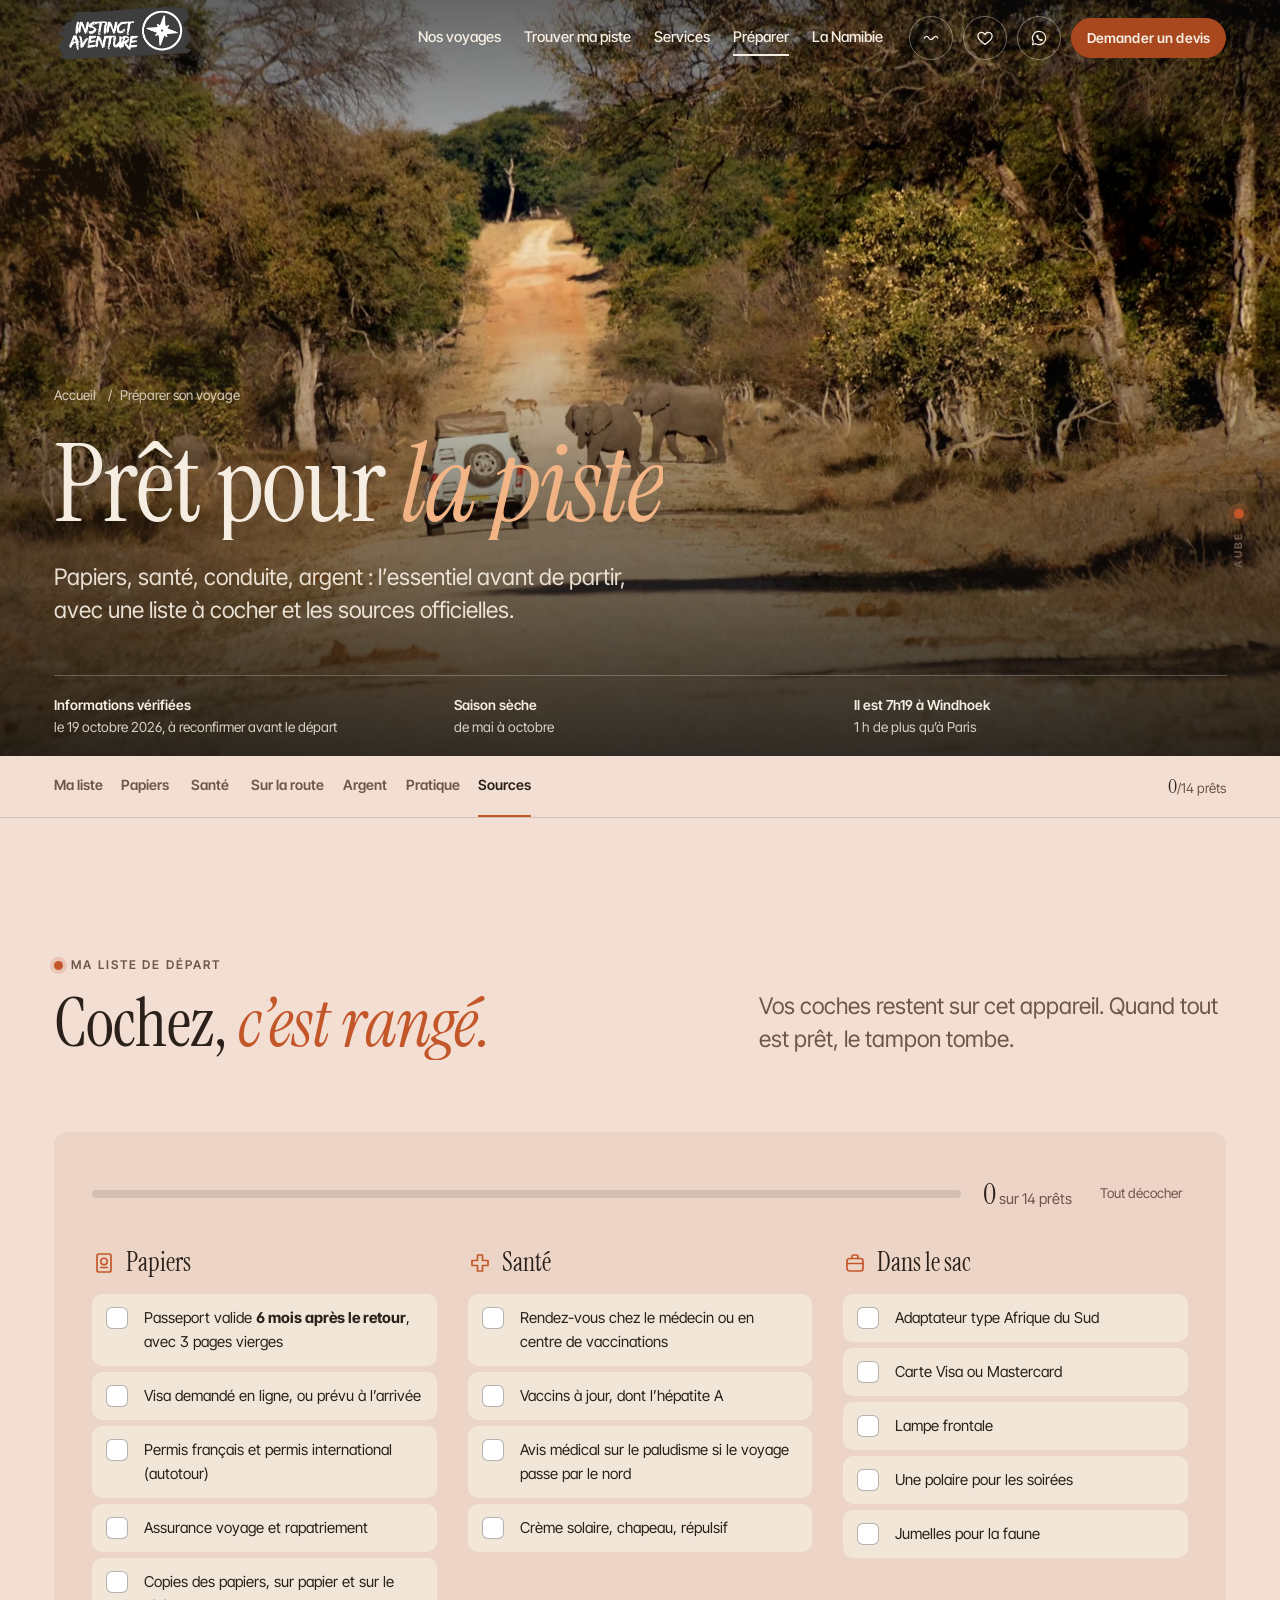
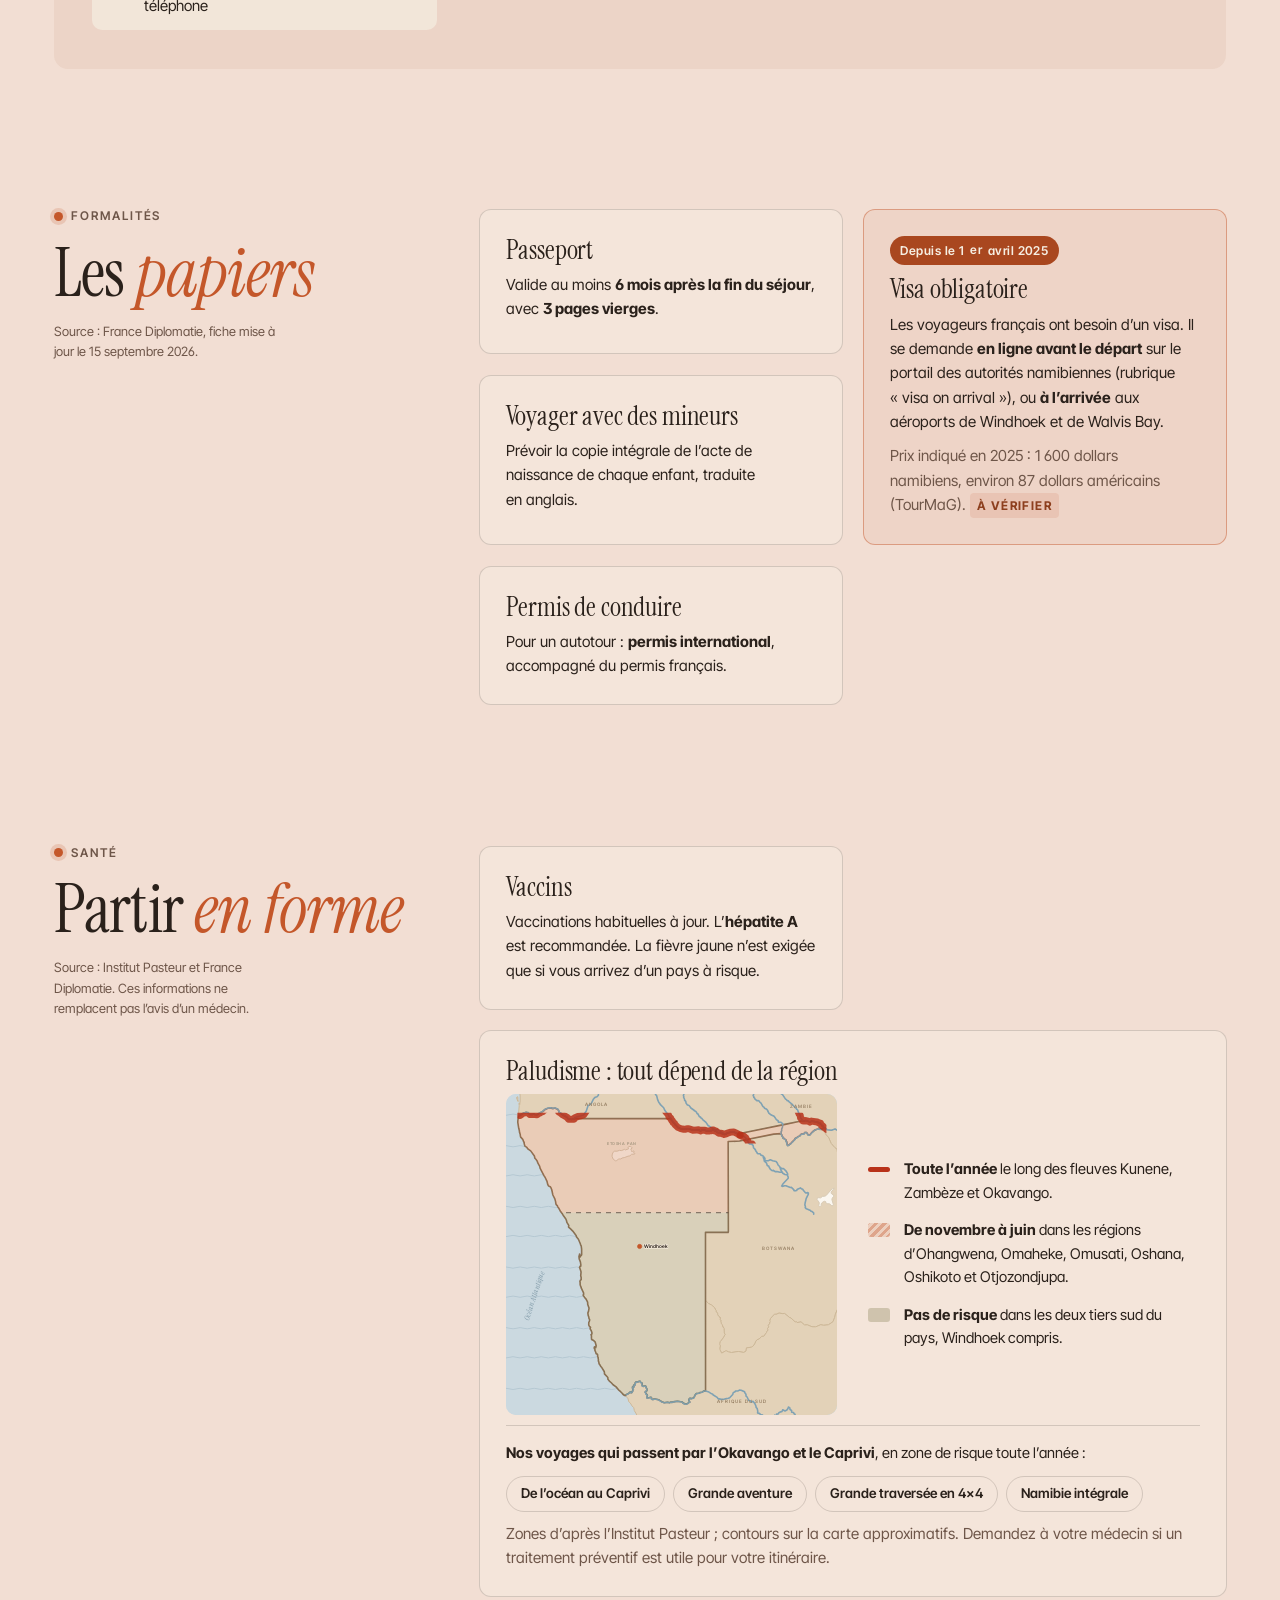
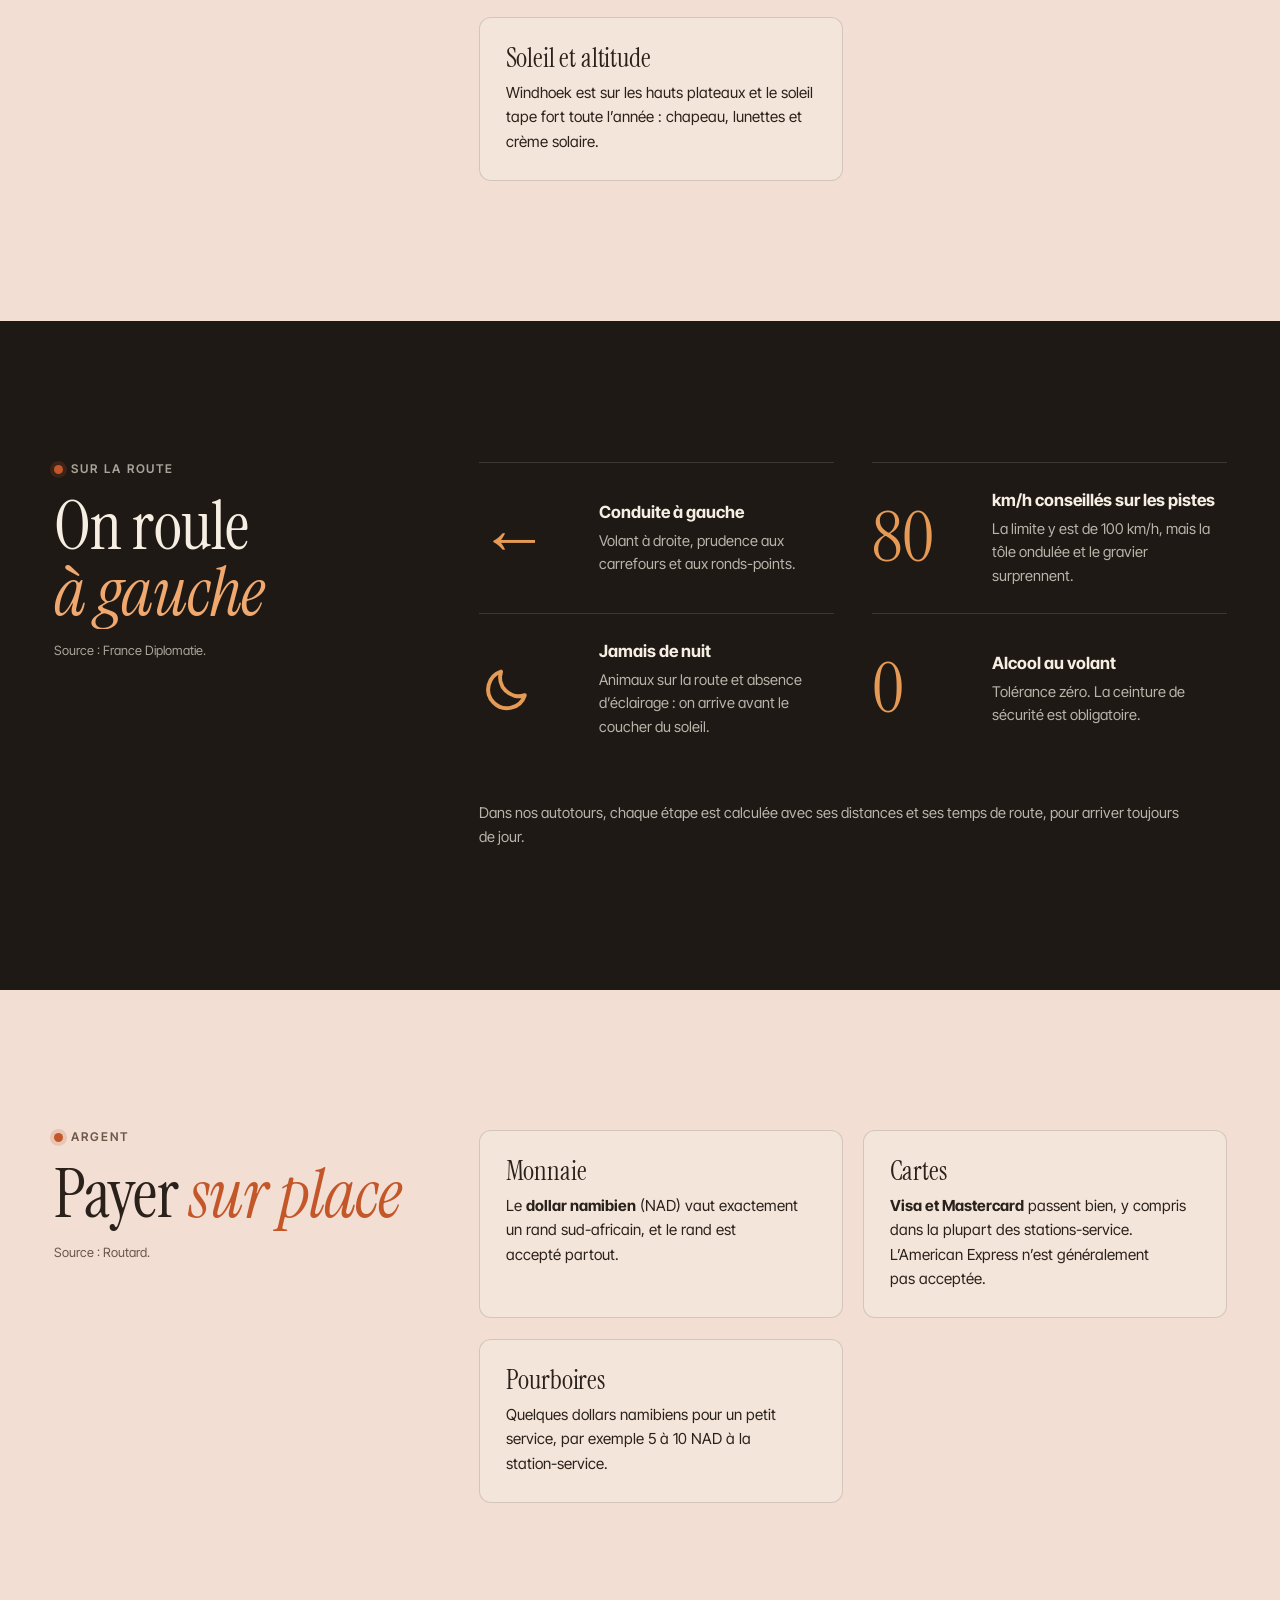
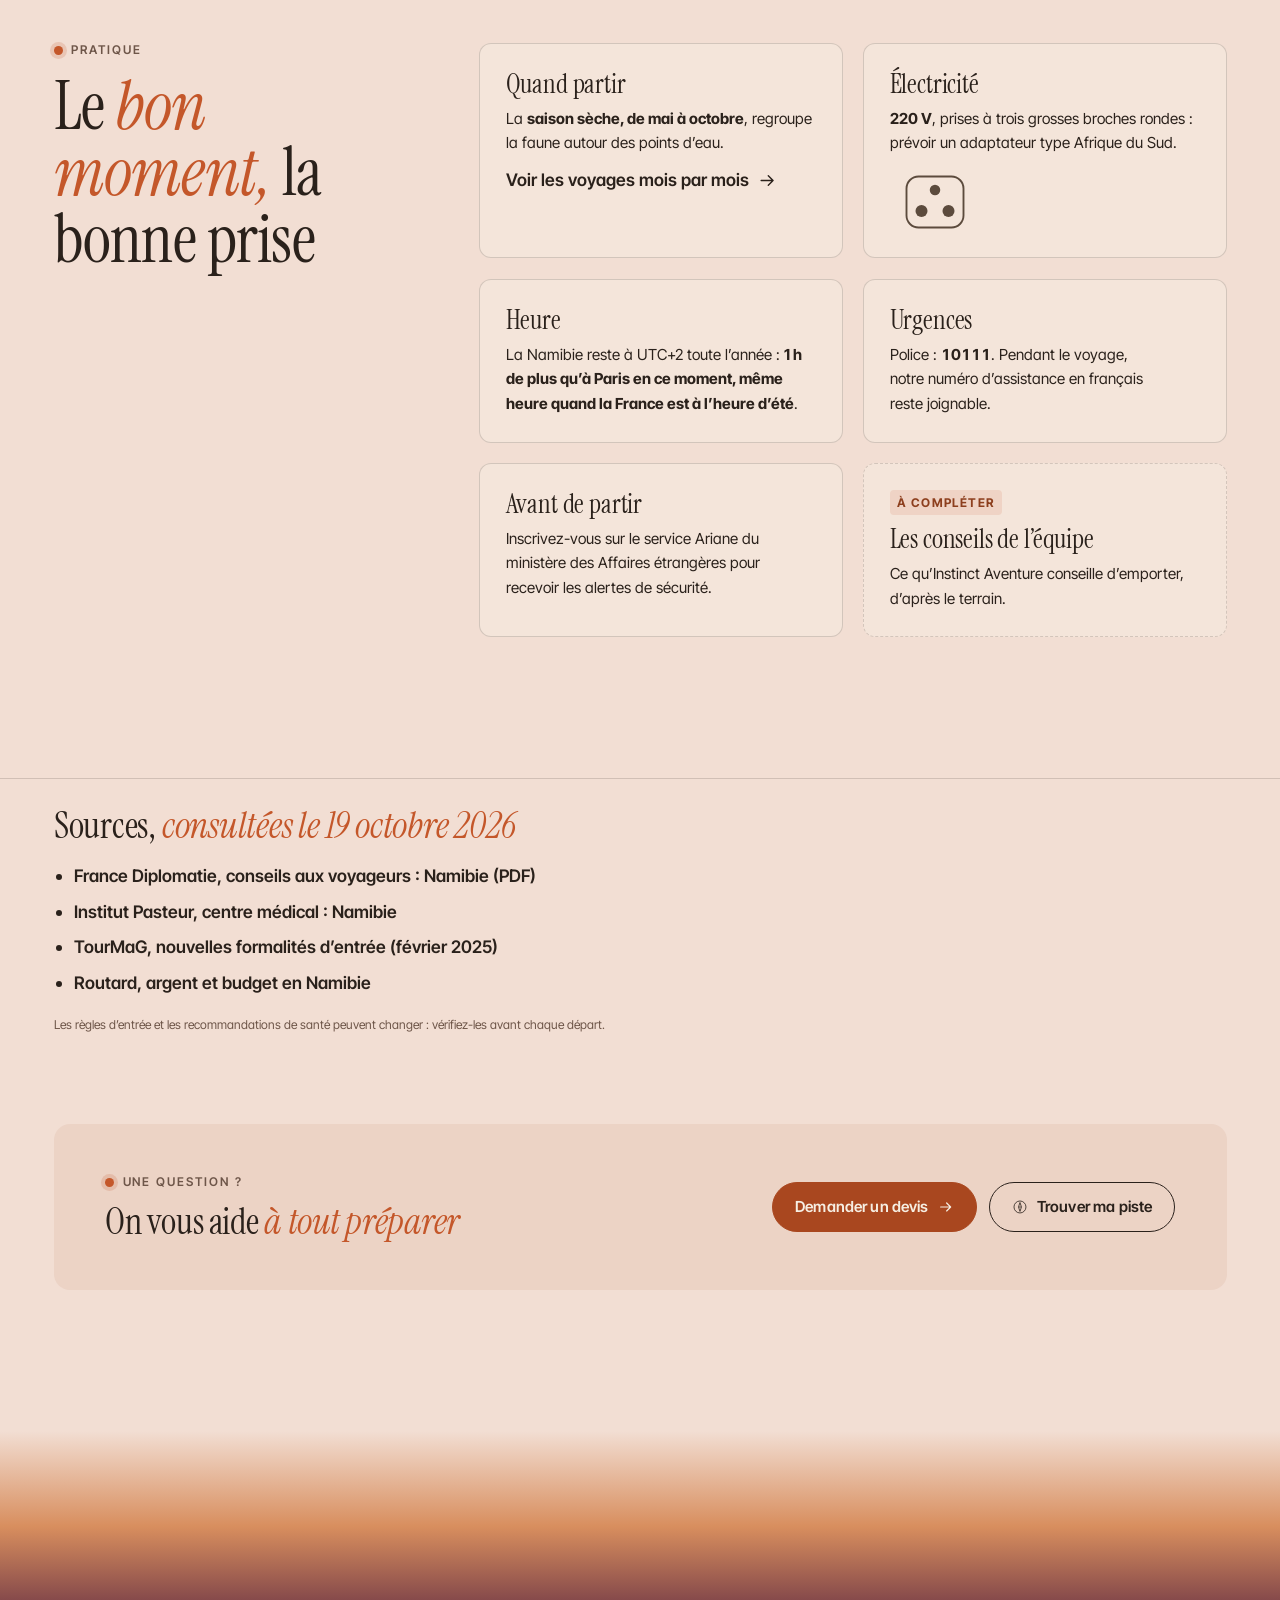
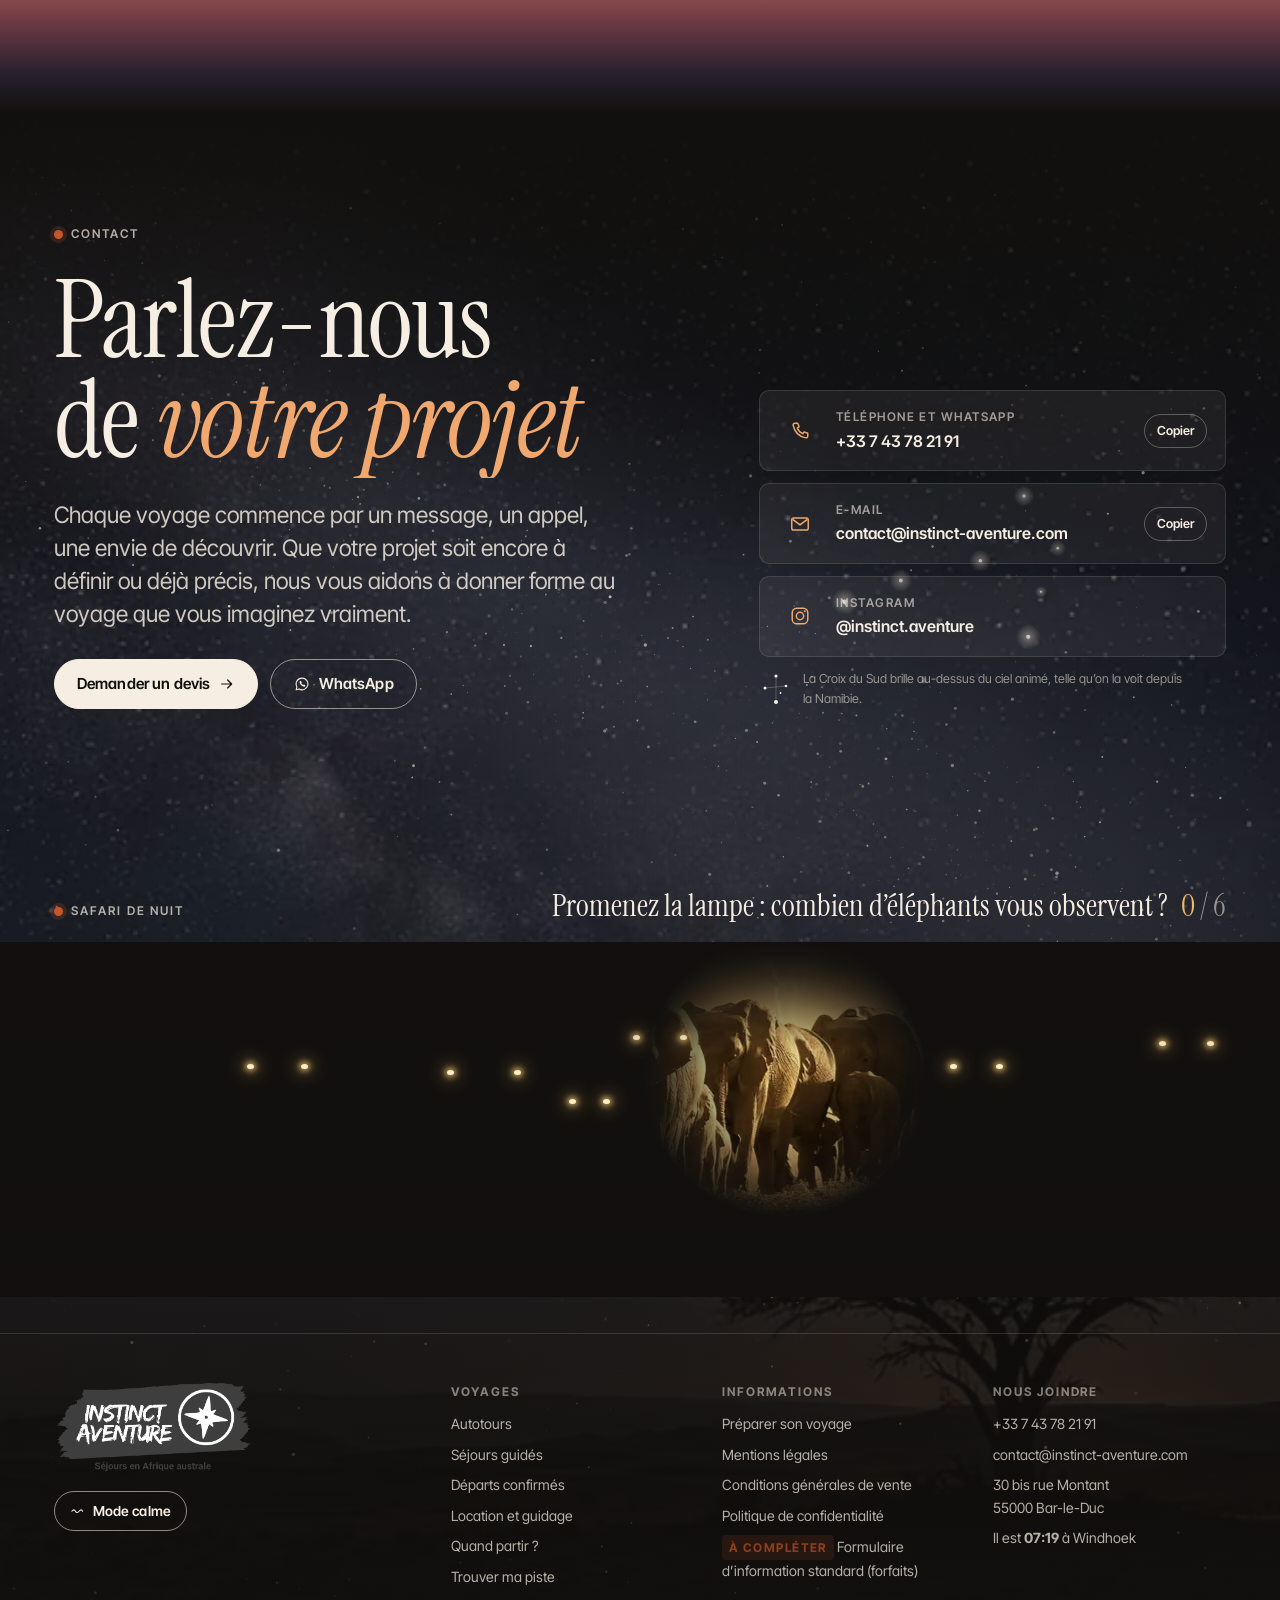
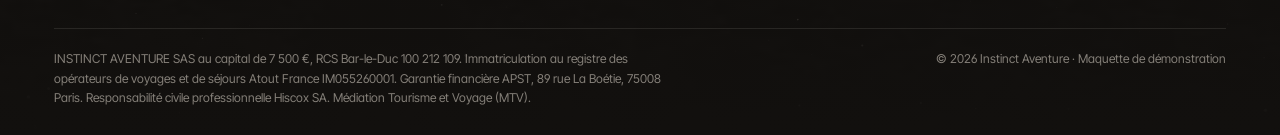
<file: preparer.html>
<!doctype html>
<html lang="fr" class="no-js">
<head>
<meta charset="utf-8">
<meta name="viewport" content="width=device-width, initial-scale=1, viewport-fit=cover">
<title>Préparer son voyage en Namibie · Instinct Aventure</title>
<meta name="description" content="Passeport, visa, santé, conduite à gauche, argent et électricité&nbsp;: l’essentiel pour préparer un voyage en Namibie, avec une liste de départ à cocher et les sources officielles.">
<meta name="theme-color" content="#12100E">
<link rel="preload" href="assets/fonts/instrument-serif.woff2" as="font" type="font/woff2" crossorigin>
<link rel="preload" href="assets/fonts/inter-tight.woff2" as="font" type="font/woff2" crossorigin>
<link rel="stylesheet" href="assets/css/main.css?v=20261029-5">
<link rel="icon" href="assets/img/favicon.png" type="image/png">
<link rel="apple-touch-icon" href="assets/img/apple-touch-icon.png">
<script type="speculationrules">{"prefetch":[{"where":{"and":[{"href_matches":"/*"},{"not":{"selector_matches":"[target=_blank]"}}]},"eagerness":"moderate"}]}</script>
<script>(function(h){h.classList.remove('no-js');h.classList.add('js');var c=null,v=null;try{c=localStorage.getItem('ia-calme');v=sessionStorage.getItem('ia-voile')}catch(e){}var r=window.matchMedia&&matchMedia('(prefers-reduced-motion: reduce)').matches;if(c==='1'||(c!=='0'&&r))h.classList.add('is-calm');if(v==='1'&&!h.classList.contains('is-calm'))h.classList.add('veil-in')})(document.documentElement)</script>

<link rel="canonical" href="https://instinct-aventure-maquette.vercel.app/preparer">
<meta name="robots" content="noindex, nofollow">
<meta property="og:type" content="website">
<meta property="og:locale" content="fr_FR">
<meta property="og:site_name" content="Instinct Aventure">
<meta property="og:title" content="Préparer son voyage en Namibie · Instinct Aventure">
<meta property="og:description" content="Passeport, visa, santé, conduite à gauche, argent et électricité&nbsp;: l’essentiel pour préparer un voyage en Namibie, avec une liste de départ à cocher et les sources officielles.">
<meta property="og:url" content="https://instinct-aventure-maquette.vercel.app/preparer">
<meta property="og:image" content="https://instinct-aventure-maquette.vercel.app/assets/img/partage-instinct-aventure.jpg">
<meta name="twitter:card" content="summary_large_image">
<script type="application/ld+json">{"@context": "https://schema.org", "@graph": [{"@type": "TravelAgency", "@id": "https://instinct-aventure-maquette.vercel.app/#agence", "name": "Instinct Aventure", "url": "https://instinct-aventure-maquette.vercel.app/", "telephone": "+33 7 43 78 21 91", "email": "contact@instinct-aventure.com", "address": {"@type": "PostalAddress", "streetAddress": "30 bis rue Montant", "postalCode": "55000", "addressLocality": "Bar-le-Duc", "addressCountry": "FR"}, "sameAs": ["https://www.instagram.com/instinct.aventure"], "description": "Voyages sur mesure en Namibie : autotours, séjours guidés et services. Immatriculation Atout France IM055260001."}]}</script>
</head>
<body data-page="preparer">
<svg class="fx" aria-hidden="true" focusable="false">
  <defs>
    <filter id="mirage" x="-5%" y="-5%" width="110%" height="110%">
      <feTurbulence type="fractalNoise" baseFrequency="0.004 0.06" numOctaves="2" seed="3" result="n">
        <animate attributeName="baseFrequency" dur="6s" values="0.004 0.06;0.006 0.075;0.004 0.06" repeatCount="indefinite"/>
      </feTurbulence>
      <feDisplacementMap in="SourceGraphic" in2="n" scale="14" xChannelSelector="R" yChannelSelector="G"/>
    </filter>
    <filter id="ripple" x="-5%" y="-5%" width="110%" height="110%">
      <feTurbulence type="turbulence" baseFrequency="0.012 0.03" numOctaves="1" seed="8" result="r">
        <animate attributeName="baseFrequency" dur="5s" values="0.012 0.03;0.016 0.04;0.012 0.03" repeatCount="indefinite"/>
      </feTurbulence>
      <feDisplacementMap in="SourceGraphic" in2="r" scale="10" xChannelSelector="R" yChannelSelector="B"/>
    </filter>
  </defs>
  <symbol id="i-arrow" viewBox="0 0 24 24"><path d="M4 12h15m-6-6 6 6-6 6" fill="none" stroke="currentColor" stroke-width="1.8" stroke-linecap="round" stroke-linejoin="round"/></symbol>
  <symbol id="i-arrow-l" viewBox="0 0 24 24"><path d="M20 12H5m6-6-6 6 6 6" fill="none" stroke="currentColor" stroke-width="1.8" stroke-linecap="round" stroke-linejoin="round"/></symbol>
  <symbol id="i-wa" viewBox="0 0 24 24"><path d="M12 3.2a8.8 8.8 0 0 0-7.6 13.2L3.2 20.8l4.5-1.2A8.8 8.8 0 1 0 12 3.2Z" fill="none" stroke="currentColor" stroke-width="1.6" stroke-linejoin="round"/><path d="M9 8.3c.3-.6.6-.6.9-.6h.5c.2 0 .4.1.5.4l.7 1.6c.1.2 0 .5-.1.6l-.5.6c.6 1.2 1.6 2.1 2.8 2.7l.6-.6c.2-.2.4-.2.6-.1l1.6.7c.3.1.4.3.4.6v.5c0 .3-.1.7-.6 1-1 .5-2.3.4-4-.6a9.2 9.2 0 0 1-3.3-3.4c-.9-1.6-.9-3-.1-4Z" fill="currentColor"/></symbol>
  <symbol id="i-mail" viewBox="0 0 24 24"><rect x="3" y="5.5" width="18" height="13" rx="2" fill="none" stroke="currentColor" stroke-width="1.6"/><path d="m4 7 8 6 8-6" fill="none" stroke="currentColor" stroke-width="1.6" stroke-linejoin="round"/></symbol>
  <symbol id="i-insta" viewBox="0 0 24 24"><rect x="3.5" y="3.5" width="17" height="17" rx="5" fill="none" stroke="currentColor" stroke-width="1.6"/><circle cx="12" cy="12" r="4" fill="none" stroke="currentColor" stroke-width="1.6"/><circle cx="17.2" cy="6.8" r="1.1" fill="currentColor"/></symbol>
  <symbol id="i-phone" viewBox="0 0 24 24"><path d="M6.5 3.5h3l1.5 4-2 1.3a10.5 10.5 0 0 0 6.2 6.2l1.3-2 4 1.5v3a2 2 0 0 1-2.2 2A16.5 16.5 0 0 1 4.5 5.7a2 2 0 0 1 2-2.2Z" fill="none" stroke="currentColor" stroke-width="1.6" stroke-linejoin="round"/></symbol>
  <symbol id="i-wheel" viewBox="0 0 24 24"><circle cx="12" cy="12" r="8.5" fill="none" stroke="currentColor" stroke-width="1.7"/><circle cx="12" cy="12" r="2.2" fill="none" stroke="currentColor" stroke-width="1.7"/><path d="M3.8 10.5c3 .8 5.4.9 6-.3M20.2 10.5c-3 .8-5.4.9-6-.3M12 14.2v6" fill="none" stroke="currentColor" stroke-width="1.7" stroke-linecap="round"/></symbol>
  <symbol id="i-guide" viewBox="0 0 24 24"><circle cx="12" cy="7.5" r="3.5" fill="none" stroke="currentColor" stroke-width="1.7"/><path d="M5 20c.6-4 3.4-6 7-6s6.4 2 7 6" fill="none" stroke="currentColor" stroke-width="1.7" stroke-linecap="round"/><path d="M8.3 6h7.4" stroke="currentColor" stroke-width="1.7" stroke-linecap="round"/></symbol>
  <symbol id="i-check" viewBox="0 0 24 24"><path d="m4.5 12.5 4.8 4.8L19.5 7" fill="none" stroke="currentColor" stroke-width="2" stroke-linecap="round" stroke-linejoin="round"/></symbol>
  <symbol id="i-cross" viewBox="0 0 24 24"><path d="M6.5 6.5l11 11m0-11-11 11" fill="none" stroke="currentColor" stroke-width="1.8" stroke-linecap="round"/></symbol>
  <symbol id="i-menu" viewBox="0 0 24 24"><path d="M4 8h16M4 16h16" fill="none" stroke="currentColor" stroke-width="1.8" stroke-linecap="round"/></symbol>
  <symbol id="i-calm" viewBox="0 0 24 24"><path d="M3 12c2.5-3 4.5-3 6 0s3.5 3 6 0 4.5-3 6 0" fill="none" stroke="currentColor" stroke-width="1.7" stroke-linecap="round"/></symbol>
  <symbol id="i-route" viewBox="0 0 32 32"><path d="M8 27c0-5 16-4 16-10S8 13 8 7" fill="none" stroke="currentColor" stroke-width="1.6" stroke-dasharray="2.5 3" stroke-linecap="round"/><circle cx="8" cy="7" r="3" fill="none" stroke="currentColor" stroke-width="1.6"/><path d="M24 22l0 7m0-7 4 2-4 2" fill="none" stroke="currentColor" stroke-width="1.6" stroke-linejoin="round"/></symbol>
  <symbol id="i-group" viewBox="0 0 32 32"><circle cx="11" cy="11" r="4" fill="none" stroke="currentColor" stroke-width="1.6"/><circle cx="22" cy="12.5" r="3.2" fill="none" stroke="currentColor" stroke-width="1.6"/><path d="M3.5 26c.8-5 3.7-7.5 7.5-7.5s6.7 2.5 7.5 7.5M18.5 19.5c1-.6 2.2-1 3.5-1 3.2 0 5.6 2.2 6.3 6" fill="none" stroke="currentColor" stroke-width="1.6" stroke-linecap="round"/></symbol>
  <symbol id="i-key" viewBox="0 0 32 32"><circle cx="10.5" cy="16" r="5.5" fill="none" stroke="currentColor" stroke-width="1.6"/><path d="M16 16h12m-4 0v4m-4-4v3" fill="none" stroke="currentColor" stroke-width="1.6" stroke-linecap="round"/><rect x="5" y="25" width="22" height="3" rx="1.5" fill="none" stroke="currentColor" stroke-width="1.4"/></symbol>
  <symbol id="i-compass" viewBox="0 0 32 32"><circle cx="16" cy="16" r="12" fill="none" stroke="currentColor" stroke-width="1.6"/><path d="m16 7 3 9-3 9-3-9Z" fill="none" stroke="currentColor" stroke-width="1.6" stroke-linejoin="round"/><circle cx="16" cy="16" r="1.4" fill="currentColor"/></symbol>
  <symbol id="i-car" viewBox="0 0 24 24"><path d="M3 15.5V12l2-4.5h9l3 4.5h3v4H3Z" fill="currentColor"/><circle cx="7" cy="16.5" r="2.3" fill="currentColor" stroke="#F6EEE2" stroke-width="1.4"/><circle cx="16.5" cy="16.5" r="2.3" fill="currentColor" stroke="#F6EEE2" stroke-width="1.4"/><path d="M6.5 7.5h7" stroke="#F6EEE2" stroke-width="1.2"/></symbol>
  <symbol id="i-sun" viewBox="0 0 24 24"><circle cx="12" cy="12" r="4" fill="currentColor"/><path d="M12 2.5v2.5M12 19v2.5M2.5 12H5M19 12h2.5M5.3 5.3l1.8 1.8M16.9 16.9l1.8 1.8M5.3 18.7l1.8-1.8M16.9 7.1l1.8-1.8" stroke="currentColor" stroke-width="1.6" stroke-linecap="round"/></symbol>
  <symbol id="i-signal" viewBox="0 0 24 24"><path d="M12 13.5a1.5 1.5 0 1 0 0-3 1.5 1.5 0 0 0 0 3ZM8.2 15.8a5.4 5.4 0 0 1 0-7.6m7.6 0a5.4 5.4 0 0 1 0 7.6M5.4 18.6a9.4 9.4 0 0 1 0-13.2m13.2 0a9.4 9.4 0 0 1 0 13.2" fill="none" stroke="currentColor" stroke-width="1.6" stroke-linecap="round"/></symbol>
  <symbol id="i-tent" viewBox="0 0 24 24"><path d="M2.5 19.5h19M12 4.5 3.5 19.5m8.5-15 8.5 15M12 4.5v15m0-6-3 6m3-6 3 6" fill="none" stroke="currentColor" stroke-width="1.6" stroke-linejoin="round" stroke-linecap="round"/></symbol>
  <symbol id="i-bed" viewBox="0 0 24 24"><path d="M3 18.5V6m0 8h18v4.5M3 14h18v-2.5a3 3 0 0 0-3-3h-7v5.5" fill="none" stroke="currentColor" stroke-width="1.6" stroke-linejoin="round" stroke-linecap="round"/><circle cx="7" cy="11" r="1.8" fill="none" stroke="currentColor" stroke-width="1.6"/></symbol>
  <symbol id="i-plane" viewBox="0 0 24 24"><path d="M10.5 13 3 11l1-2 7.5.5L16 4.5c.8-.8 2.2-.8 2.5 0 .3.6 0 1.4-.6 2L13.5 11l.5 7.5-2 1-2-7.5-3.5 3-.5 2.5-1.5.5-.5-3.5L1.5 14l.5-1.5 2.5-.5Z" fill="none" stroke="currentColor" stroke-width="1.4" stroke-linejoin="round"/></symbol>
  <symbol id="i-passport" viewBox="0 0 24 24"><rect x="5" y="3" width="14" height="18" rx="2" fill="none" stroke="currentColor" stroke-width="1.7"/><circle cx="12" cy="10.5" r="3.2" fill="none" stroke="currentColor" stroke-width="1.5"/><path d="M8.8 16.5h6.4" stroke="currentColor" stroke-width="1.7" stroke-linecap="round"/></symbol>
  <symbol id="i-health" viewBox="0 0 24 24"><path d="M9.5 4h5v5.5H20v5h-5.5V20h-5v-5.5H4v-5h5.5Z" fill="none" stroke="currentColor" stroke-width="1.7" stroke-linejoin="round"/></symbol>
  <symbol id="i-bag" viewBox="0 0 24 24"><rect x="4" y="7.5" width="16" height="12.5" rx="2.5" fill="none" stroke="currentColor" stroke-width="1.7"/><path d="M9 7.5V5.5a1.5 1.5 0 0 1 1.5-1.5h3A1.5 1.5 0 0 1 15 5.5v2M4 12.5h16" fill="none" stroke="currentColor" stroke-width="1.7" stroke-linecap="round"/></symbol>
  <symbol id="i-moon" viewBox="0 0 24 24"><path d="M19.5 14.6A8 8 0 0 1 9.4 4.5a8 8 0 1 0 10.1 10.1Z" fill="none" stroke="currentColor" stroke-width="1.7" stroke-linejoin="round"/></symbol>
  <symbol id="i-heart" viewBox="0 0 24 24"><path d="M12 20.5s-7.5-4.6-9.2-9.4C1.6 7.6 3.9 4.5 7.2 4.5c2 0 3.6 1.1 4.8 2.8 1.2-1.7 2.8-2.8 4.8-2.8 3.3 0 5.6 3.1 4.4 6.6-1.7 4.8-9.2 9.4-9.2 9.4Z" fill="var(--heart-fill, none)" stroke="currentColor" stroke-width="1.7" stroke-linejoin="round"/></symbol>
  <symbol id="i-compare" viewBox="0 0 24 24"><path d="M8 4v16M16 4v16M4 8h8M12 16h8" fill="none" stroke="currentColor" stroke-width="1.7" stroke-linecap="round"/></symbol>
  <symbol id="i-copy" viewBox="0 0 24 24"><rect x="8" y="8" width="12" height="12" rx="2" fill="none" stroke="currentColor" stroke-width="1.6"/><path d="M16 8V6a2 2 0 0 0-2-2H6a2 2 0 0 0-2 2v8a2 2 0 0 0 2 2h2" fill="none" stroke="currentColor" stroke-width="1.6"/></symbol>
</svg>
<div class="cursor" aria-hidden="true"><div class="cursor__ring"></div><div class="cursor__dot"></div><div class="cursor__label">Carte</div></div>
<div class="veil" aria-hidden="true"><div class="veil__edge"></div></div>
<div class="dial" aria-hidden="true">
  <svg viewBox="0 0 46 190"><path class="dial__track" d="M23 182 C 2 140, 2 50, 23 8"/><g class="dial__now" data-dial-now><circle r="7"/><path d="M-11 0h-6"/></g><circle class="dial__halo" cx="23" cy="182" r="11"/><circle class="dial__sun" cx="23" cy="182" r="5"/></svg>
  <span class="dial__label">Aube</span>
</div>

<a class="sr-only" href="#contenu">Aller au contenu</a>
<header class="hd" data-hd>
  <div class="wrap hd__in">
    <a class="hd__logo" href="index.html" aria-label="Instinct Aventure, accueil" data-magnetic="6">
      <img src="assets/img/logo-header.webp" width="1042" height="476" alt="Instinct Aventure">
    </a>
    <nav class="hd__nav" aria-label="Navigation principale">
      <a href="voyages.html" data-nav="voyages">Nos voyages</a>
      <a href="voyages.html#trouver-ma-piste" data-quiz data-nav="quiz">Trouver ma piste</a>
      <a href="voyages.html#services" data-nav="services">Services</a>
      <a href="preparer.html" data-nav="preparer">Préparer<span class="hd__long"> son voyage</span></a>
      <a href="index.html#namibie" data-nav="namibie">La Namibie</a>
    </nav>
    <div class="hd__act">
      <div class="hd__clock" title="Heure locale à Windhoek (Namibie)"><span>Windhoek</span><b data-clock>--:--</b></div>
      <button class="icon-btn calm-btn" type="button" data-calm aria-pressed="false" aria-label="Mode calme&nbsp;: réduire les animations" title="Mode calme"><svg aria-hidden="true"><use href="#i-calm"/></svg></button>
      <button class="icon-btn env-btn" type="button" data-envies-open aria-label="Ma liste d’envies"><svg aria-hidden="true"><use href="#i-heart"/></svg><span class="env-count" data-envies-count hidden>0</span></button>
      <a class="icon-btn wa-btn" href="https://wa.me/33743782191" target="_blank" rel="noopener" aria-label="Écrire sur WhatsApp au +33 7 43 78 21 91"><svg aria-hidden="true"><use href="#i-wa"/></svg></a>
      <button class="btn btn--sm btn--devis" type="button" data-devis data-magnetic="10">Demander un devis</button>
      <button class="icon-btn hd__burger" type="button" data-menu aria-expanded="false" aria-controls="menu" aria-label="Ouvrir le menu"><svg aria-hidden="true"><use href="#i-menu"/></svg></button>
    </div>
  </div>
</header>
<div class="menu" id="menu" aria-hidden="true">
  <nav aria-label="Menu">
    <a href="voyages.html">Nos <em>voyages</em></a>
    <a href="voyages.html#trouver-ma-piste" data-quiz>Trouver ma <em>piste</em></a>
    <a href="voyages.html#departs">Départs confirmés</a>
    <a href="voyages.html#services">Services</a>
    <a href="preparer.html">Préparer son voyage</a>
    <a href="index.html#namibie">La Namibie</a>
  </nav>
  <div class="menu__foot">
    <div class="btn-row">
      <button class="btn" type="button" data-devis>Demander un devis</button>
      <a class="btn btn--ghost-light" href="https://wa.me/33743782191" target="_blank" rel="noopener"><svg aria-hidden="true"><use href="#i-wa"/></svg>WhatsApp</a>
    </div>
    <p><a class="tel-link" href="tel:+33743782191">+33 7 43 78 21 91</a> · <a class="tel-link" href="mailto:contact@instinct-aventure.com">contact@instinct-aventure.com</a></p>
    <p>Il est <b data-clock>--:--</b> à Windhoek.</p>
    <div><button class="btn btn--sm btn--ghost-light" type="button" data-calm aria-pressed="false"><svg aria-hidden="true"><use href="#i-calm"/></svg>Mode calme</button></div>
  </div>
</div>


<main id="contenu" data-prep>
  <section class="hero hero--short" data-hero>
    <div class="hero__media" data-gl>
      <picture><source type="image/avif" srcset="assets/img/vehicule-piste-640.avif 640w, assets/img/vehicule-piste-1280.avif 1280w, assets/img/vehicule-piste-1920.avif 1920w, assets/img/vehicule-piste-2560.avif 1999w" sizes="100vw"><img src="assets/img/vehicule-piste-1280.webp" srcset="assets/img/vehicule-piste-640.webp 640w, assets/img/vehicule-piste-1280.webp 1280w, assets/img/vehicule-piste-1920.webp 1920w, assets/img/vehicule-piste-2560.webp 1999w" sizes="100vw" width="1999" height="1331" alt="Véhicule 4x4 sur une piste de terre en Namibie" loading="eager" fetchpriority="high" decoding="async"></picture>
    </div>
    <div class="wrap hero__content">
      <nav class="crumbs" aria-label="Fil d’Ariane" data-reveal><a href="index.html">Accueil</a><span aria-hidden="true">/</span><span aria-current="page">Préparer son voyage</span></nav>
      <h1 class="display" data-split="chars" data-split-now>Prêt pour <em>la piste</em></h1>
      <p class="lede" data-reveal>Papiers, santé, conduite, argent&nbsp;: l’essentiel avant de partir, avec une liste à cocher et les sources officielles.</p>
    </div>
    <div class="wrap"><div class="hero__foot hero__foot--3" data-reveal>
      <div><b>Informations vérifiées</b>le 19 octobre 2026, à reconfirmer avant le départ</div>
      <div class="hide-sm"><b>Saison sèche</b>de mai à octobre</div>
      <div><b data-clock-sentence>Il est --h-- à Windhoek</b><span data-offset>même heure qu’à Paris en ce moment</span></div>
    </div></div>
  </section>

  <div class="subnav" data-subnav>
    <div class="wrap subnav__in">
      <nav aria-label="Sections de la page"><a href="#liste">Ma liste</a><a href="#papiers">Papiers</a><a href="#sante">Santé</a><a href="#route">Sur la route</a><a href="#argent">Argent</a><a href="#pratique">Pratique</a><a href="#sources">Sources</a></nav>
      <div class="subnav__price"><span class="prep-mini" aria-hidden="true"><b class="num" data-check-done>0</b>/<span data-check-total>0</span> prêts</span></div>
    </div>
  </div>

  <!-- Liste de départ interactive -->
  <section class="sec" id="liste" aria-labelledby="liste-titre">
    <div class="wrap">
      <div class="sec-head">
        <div><span class="eyebrow">Ma liste de départ</span><h2 id="liste-titre" data-split="lines">Cochez, <em>c’est rangé.</em></h2></div>
        <p data-reveal>Vos coches restent sur cet appareil. Quand tout est prêt, le tampon tombe.</p>
      </div>
      <div class="check-board" data-checklist>
        <div class="check-board__top">
          <div class="check-gauge" aria-hidden="true"><i data-check-bar></i></div>
          <p class="check-count"><b class="num" data-check-done>0</b> sur <span data-check-total>0</span> prêts</p>
          <button class="link check-reset" type="button" data-check-reset>Tout décocher</button>
          <span class="stamp stamp--ready" data-check-stamp hidden>Prêt<small>à partir</small></span>
        </div>
        <div class="check-cols">
          <fieldset class="check-group">
            <legend><svg aria-hidden="true"><use href="#i-passport"/></svg>Papiers</legend>
            <label class="tick"><input type="checkbox" value="passeport"><span>Passeport valide <b>6 mois après le retour</b>, avec 3 pages vierges</span></label>
            <label class="tick"><input type="checkbox" value="visa"><span>Visa demandé en ligne, ou prévu à l’arrivée</span></label>
            <label class="tick"><input type="checkbox" value="permis"><span>Permis français et permis international (autotour)</span></label>
            <label class="tick"><input type="checkbox" value="assurance"><span>Assurance voyage et rapatriement</span></label>
            <label class="tick"><input type="checkbox" value="copies"><span>Copies des papiers, sur papier et sur le téléphone</span></label>
          </fieldset>
          <fieldset class="check-group">
            <legend><svg aria-hidden="true"><use href="#i-health"/></svg>Santé</legend>
            <label class="tick"><input type="checkbox" value="medecin"><span>Rendez-vous chez le médecin ou en centre de vaccinations</span></label>
            <label class="tick"><input type="checkbox" value="vaccins"><span>Vaccins à jour, dont l’hépatite A</span></label>
            <label class="tick"><input type="checkbox" value="palu"><span>Avis médical sur le paludisme si le voyage passe par le nord</span></label>
            <label class="tick"><input type="checkbox" value="soleil"><span>Crème solaire, chapeau, répulsif</span></label>
          </fieldset>
          <fieldset class="check-group">
            <legend><svg aria-hidden="true"><use href="#i-bag"/></svg>Dans le sac</legend>
            <label class="tick"><input type="checkbox" value="adaptateur"><span>Adaptateur type Afrique du Sud</span></label>
            <label class="tick"><input type="checkbox" value="carte"><span>Carte Visa ou Mastercard</span></label>
            <label class="tick"><input type="checkbox" value="frontale"><span>Lampe frontale</span></label>
            <label class="tick"><input type="checkbox" value="polaire"><span>Une polaire pour les soirées</span></label>
            <label class="tick"><input type="checkbox" value="jumelles"><span>Jumelles pour la faune</span></label>
          </fieldset>
        </div>
      </div>
    </div>
  </section>

  <!-- Papiers -->
  <section class="sec prep" id="papiers" aria-labelledby="pap-titre" style="padding-top:0">
    <div class="wrap prep__in">
      <div class="prep__head"><span class="eyebrow">Formalités</span><h2 id="pap-titre" data-split="lines">Les <em>papiers</em></h2><p class="prep__src">Source&nbsp;: France Diplomatie, fiche mise à jour le 15 septembre 2026.</p></div>
      <div class="prep__body">
        <div class="pcard" data-reveal>
          <h3>Passeport</h3>
          <p>Valide au moins <b>6 mois après la fin du séjour</b>, avec <b>3 pages vierges</b>.</p>
        </div>
        <div class="pcard pcard--accent" data-reveal>
          <span class="chip chip--accent">Depuis le 1<sup>er</sup> avril 2025</span>
          <h3>Visa obligatoire</h3>
          <p>Les voyageurs français ont besoin d’un visa. Il se demande <b>en ligne avant le départ</b> sur le portail des autorités namibiennes (rubrique «&nbsp;visa on arrival&nbsp;»), ou <b>à l’arrivée</b> aux aéroports de Windhoek et de Walvis Bay.</p>
          <p class="muted">Prix indiqué en 2025&nbsp;: 1 600 dollars namibiens, environ 87 dollars américains (TourMaG). <span class="tag-demo">À vérifier</span></p>
        </div>
        <div class="pcard" data-reveal>
          <h3>Voyager avec des mineurs</h3>
          <p>Prévoir la copie intégrale de l’acte de naissance de chaque enfant, traduite en anglais.</p>
        </div>
        <div class="pcard" data-reveal>
          <h3>Permis de conduire</h3>
          <p>Pour un autotour&nbsp;: <b>permis international</b>, accompagné du permis français.</p>
        </div>
      </div>
    </div>
  </section>

  <!-- Santé -->
  <section class="sec prep" id="sante" aria-labelledby="sante-titre" style="padding-top:0">
    <div class="wrap prep__in">
      <div class="prep__head"><span class="eyebrow">Santé</span><h2 id="sante-titre" data-split="lines">Partir <em>en forme</em></h2><p class="prep__src">Source&nbsp;: Institut Pasteur et France Diplomatie. Ces informations ne remplacent pas l’avis d’un médecin.</p></div>
      <div class="prep__body">
        <div class="pcard" data-reveal>
          <h3>Vaccins</h3>
          <p>Vaccinations habituelles à jour. L’<b>hépatite A</b> est recommandée. La fièvre jaune n’est exigée que si vous arrivez d’un pays à risque.</p>
        </div>
        <div class="pcard pcard--wide" data-reveal>
          <h3>Paludisme&nbsp;: tout dépend de la région</h3>
          <div class="palu">
            <div class="map palu__map" data-palu-map role="img" aria-label="Carte de la Namibie&nbsp;: risque permanent le long des fleuves du nord, risque saisonnier dans le centre-nord, pas de risque dans les deux tiers sud"></div>
            <ul class="palu__legend">
              <li><i class="z z--perm"></i><span><b>Toute l’année</b> le long des fleuves Kunene, Zambèze et Okavango.</span></li>
              <li><i class="z z--sais"></i><span><b>De novembre à juin</b> dans les régions d’Ohangwena, Omaheke, Omusati, Oshana, Oshikoto et Otjozondjupa.</span></li>
              <li><i class="z z--none"></i><span><b>Pas de risque</b> dans les deux tiers sud du pays, Windhoek compris.</span></li>
            </ul>
          </div>
          <div class="palu__trips" data-palu-trips></div>
          <p class="source">Zones d’après l’Institut Pasteur&nbsp;; contours sur la carte approximatifs. Demandez à votre médecin si un traitement préventif est utile pour votre itinéraire.</p>
        </div>
        <div class="pcard" data-reveal>
          <h3>Soleil et altitude</h3>
          <p>Windhoek est sur les hauts plateaux et le soleil tape fort toute l’année&nbsp;: chapeau, lunettes et crème solaire.</p>
        </div>
      </div>
    </div>
  </section>

  <!-- Sur la route -->
  <section class="sec prep prep--road" id="route" aria-labelledby="route-titre">
    <div class="wrap prep__in">
      <div class="prep__head"><span class="eyebrow">Sur la route</span><h2 id="route-titre" data-split="lines">On roule <em>à gauche</em></h2><p class="prep__src">Source&nbsp;: France Diplomatie.</p></div>
      <div class="prep__body">
        <div class="road-rules">
          <div class="rule" data-reveal><b class="rule__big">←</b><span><b>Conduite à gauche</b>Volant à droite, prudence aux carrefours et aux ronds-points.</span></div>
          <div class="rule" data-reveal><b class="rule__big num">80</b><span><b>km/h conseillés sur les pistes</b>La limite y est de 100 km/h, mais la tôle ondulée et le gravier surprennent.</span></div>
          <div class="rule" data-reveal><b class="rule__big"><svg aria-hidden="true"><use href="#i-moon"/></svg></b><span><b>Jamais de nuit</b>Animaux sur la route et absence d’éclairage&nbsp;: on arrive avant le coucher du soleil.</span></div>
          <div class="rule" data-reveal><b class="rule__big num">0</b><span><b>Alcool au volant</b>Tolérance zéro. La ceinture de sécurité est obligatoire.</span></div>
        </div>
        <p class="prep__note" data-reveal>Dans nos autotours, chaque étape est calculée avec ses distances et ses temps de route, pour arriver toujours de jour.</p>
      </div>
    </div>
  </section>

  <!-- Argent -->
  <section class="sec prep" id="argent" aria-labelledby="arg-titre">
    <div class="wrap prep__in">
      <div class="prep__head"><span class="eyebrow">Argent</span><h2 id="arg-titre" data-split="lines">Payer <em>sur place</em></h2><p class="prep__src">Source&nbsp;: Routard.</p></div>
      <div class="prep__body prep__body--3">
        <div class="pcard" data-reveal>
          <h3>Monnaie</h3>
          <p>Le <b>dollar namibien</b> (NAD) vaut exactement un rand sud-africain, et le rand est accepté partout.</p>
        </div>
        <div class="pcard" data-reveal>
          <h3>Cartes</h3>
          <p><b>Visa et Mastercard</b> passent bien, y compris dans la plupart des stations-service. L’American Express n’est généralement pas acceptée.</p>
        </div>
        <div class="pcard" data-reveal>
          <h3>Pourboires</h3>
          <p>Quelques dollars namibiens pour un petit service, par exemple 5 à 10 NAD à la station-service.</p>
        </div>
      </div>
    </div>
  </section>

  <!-- Pratique -->
  <section class="sec prep" id="pratique" aria-labelledby="prat-titre" style="padding-top:0">
    <div class="wrap prep__in">
      <div class="prep__head"><span class="eyebrow">Pratique</span><h2 id="prat-titre" data-split="lines">Le <em>bon moment,</em> la bonne prise</h2></div>
      <div class="prep__body prep__body--3">
        <div class="pcard" data-reveal>
          <h3>Quand partir</h3>
          <p>La <b>saison sèche, de mai à octobre</b>, regroupe la faune autour des points d’eau.</p>
          <a class="link-arrow" href="voyages.html#quand"><span>Voir les voyages mois par mois</span><svg aria-hidden="true"><use href="#i-arrow"/></svg></a>
        </div>
        <div class="pcard" data-reveal>
          <h3>Électricité</h3>
          <p><b>220 V</b>, prises à trois grosses broches rondes&nbsp;: prévoir un adaptateur type Afrique du Sud.</p>
          <svg class="plug" viewBox="0 0 120 80" aria-hidden="true"><rect x="22" y="6" width="76" height="68" rx="16" fill="none" stroke="currentColor" stroke-width="2.5"/><circle cx="60" cy="24" r="7" fill="currentColor"/><circle cx="42" cy="52" r="8" fill="currentColor"/><circle cx="78" cy="52" r="8" fill="currentColor"/></svg>
        </div>
        <div class="pcard" data-reveal>
          <h3>Heure</h3>
          <p>La Namibie reste à UTC+2 toute l’année&nbsp;: <b data-offset-long>même heure qu’à Paris en ce moment</b>.</p>
        </div>
        <div class="pcard" data-reveal>
          <h3>Urgences</h3>
          <p>Police&nbsp;: <b class="num">10111</b>. Pendant le voyage, notre numéro d’assistance en français reste joignable.</p>
        </div>
        <div class="pcard" data-reveal>
          <h3>Avant de partir</h3>
          <p>Inscrivez-vous sur le service Ariane du ministère des Affaires étrangères pour recevoir les alertes de sécurité.</p>
        </div>
        <div class="pcard pcard--todo" data-reveal>
          <span class="tag-demo">À compléter</span>
          <h3>Les conseils de l’équipe</h3>
          <p>Ce qu’Instinct Aventure conseille d’emporter, d’après le terrain.</p>
        </div>
      </div>
    </div>
  </section>

  <!-- Sources -->
  <section class="sec--tight" id="sources" aria-labelledby="src-titre" style="padding-top:0">
    <div class="wrap sources">
      <h2 id="src-titre" class="h3">Sources, <em>consultées le 19 octobre 2026</em></h2>
      <ul>
        <li><a class="link" href="https://www.diplomatie.gouv.fr/files/files/pdf/cav/Namibie%20-%20Minist%C3%A8re%20de%20l%27Europe%20et%20des%20Affaires%20%C3%A9trang%C3%A8res.pdf" target="_blank" rel="noopener">France Diplomatie, conseils aux voyageurs&nbsp;: Namibie (PDF)</a></li>
        <li><a class="link" href="https://www.pasteur.fr/fr/centre-medical/preparer-son-voyage/namibie" target="_blank" rel="noopener">Institut Pasteur, centre médical&nbsp;: Namibie</a></li>
        <li><a class="link" href="https://www.tourmag.com/Voyage-en-Namibie-nouvelles-formalites-d-entree-le-1er-avril-voici-ce-qui-change-_a125690.html" target="_blank" rel="noopener">TourMaG, nouvelles formalités d’entrée (février 2025)</a></li>
        <li><a class="link" href="https://www.routard.com/fr/guide/a/argent-et-budget/afrique/namibie" target="_blank" rel="noopener">Routard, argent et budget en Namibie</a></li>
      </ul>
      <p class="source">Les règles d’entrée et les recommandations de santé peuvent changer&nbsp;: vérifiez-les avant chaque départ.</p>
    </div>
  </section>

  <!-- Appel -->
  <section class="sec prep-cta" aria-labelledby="cta-titre" style="padding-top:0">
    <div class="wrap">
      <div class="prep-cta__box" data-reveal>
        <div><span class="eyebrow">Une question&nbsp;?</span><h2 id="cta-titre">On vous aide <em>à tout préparer</em></h2></div>
        <div class="btn-row">
          <button class="btn" type="button" data-devis data-magnetic="12">Demander un devis <svg aria-hidden="true"><use href="#i-arrow"/></svg></button>
          <a class="btn btn--ghost" href="voyages.html#trouver-ma-piste" data-quiz data-magnetic="10"><svg aria-hidden="true"><use href="#i-compass"/></svg>Trouver ma piste</a>
        </div>
      </div>
    </div>
  </section>
</main>

<div class="actionbar" data-actionbar aria-label="Accès rapide">
  <a class="btn btn--sm btn--ghost actionbar__quiz" href="voyages.html#trouver-ma-piste" data-quiz>Trouver ma piste</a>
  <a class="icon-btn actionbar__wa" href="https://wa.me/33743782191" target="_blank" rel="noopener" aria-label="Écrire sur WhatsApp"><svg aria-hidden="true"><use href="#i-wa"/></svg></a>
  <button class="btn btn--sm" type="button" data-devis>Devis</button>
</div>

<section class="nuit" id="contact" aria-labelledby="contact-titre">
  <div class="nuit__dusk" aria-hidden="true"></div>
  <div class="nuit__sky" aria-hidden="true">
    <picture><source type="image/avif" srcset="assets/img/g-ciel-austral-camp-16x9-640.avif 640w, assets/img/g-ciel-austral-camp-16x9-1280.avif 1280w, assets/img/g-ciel-austral-camp-16x9-2560.avif 1744w" sizes="100vw"><img src="assets/img/g-ciel-austral-camp-16x9-1280.webp" srcset="assets/img/g-ciel-austral-camp-16x9-640.webp 640w, assets/img/g-ciel-austral-camp-16x9-1280.webp 1280w, assets/img/g-ciel-austral-camp-16x9-2560.webp 1744w" sizes="100vw" width="1744" height="981" alt="" loading="lazy" decoding="async" class="sky-d"></picture>
    <picture><source type="image/avif" srcset="assets/img/g-ciel-austral-camp-9x16-640.avif 640w, assets/img/g-ciel-austral-camp-9x16-1920.avif 981w" sizes="100vw"><img src="assets/img/g-ciel-austral-camp-9x16-1280.webp" srcset="assets/img/g-ciel-austral-camp-9x16-640.webp 640w, assets/img/g-ciel-austral-camp-9x16-1920.webp 981w" sizes="100vw" width="981" height="1744" alt="" loading="lazy" decoding="async" class="sky-m"></picture>
    <canvas data-stars></canvas>
  </div>
  <div class="wrap contact">
    <div class="contact__left">
      <span class="eyebrow" style="color:rgba(246,238,226,.7)">Contact</span>
      <h2 id="contact-titre" data-split>Parlez-nous de <em>votre projet</em></h2>
      <p class="contact__lede">Chaque voyage commence par un message, un appel, une envie de découvrir. Que votre projet soit encore à définir ou déjà précis, nous vous aidons à donner forme au voyage que vous imaginez vraiment.</p>
      <div class="btn-row">
        <button class="btn btn--light" type="button" data-devis data-magnetic="12">Demander un devis <svg aria-hidden="true"><use href="#i-arrow"/></svg></button>
        <a class="btn btn--ghost-light" href="https://wa.me/33743782191" target="_blank" rel="noopener" data-magnetic="10"><svg aria-hidden="true"><use href="#i-wa"/></svg>WhatsApp</a>
      </div>
    </div>
    <div class="contact__cards">
      <div class="ccard">
        <svg aria-hidden="true"><use href="#i-phone"/></svg>
        <div><span>Téléphone et WhatsApp</span><b><a href="tel:+33743782191">+33 7 43 78 21 91</a></b></div>
        <button class="copy-btn" type="button" data-copy="+33 7 43 78 21 91">Copier</button>
      </div>
      <div class="ccard">
        <svg aria-hidden="true"><use href="#i-mail"/></svg>
        <div><span>E-mail</span><b><a href="mailto:contact@instinct-aventure.com">contact@instinct-aventure.com</a></b></div>
        <button class="copy-btn" type="button" data-copy="contact@instinct-aventure.com">Copier</button>
      </div>
      <div class="ccard">
        <svg aria-hidden="true"><use href="#i-insta"/></svg>
        <div><span>Instagram</span><b><a class="link" href="https://www.instagram.com/instinct.aventure" target="_blank" rel="noopener">@instinct.aventure</a></b></div>
      </div>
      <p class="cross-note"><svg viewBox="0 0 34 34" aria-hidden="true"><g fill="#F6EEE2"><circle cx="17" cy="30" r="2"/><circle cx="17" cy="4" r="1.6"/><circle cx="6" cy="16" r="1.5"/><circle cx="27" cy="14" r="1.3"/><circle cx="21.5" cy="21" r=".9"/></g><path d="M17 30V4M6 16l21-2" stroke="#F6EEE2" stroke-opacity=".3" stroke-width=".8"/></svg>La Croix du Sud brille au-dessus du ciel animé, telle qu’on la voit depuis la Namibie.</p>
    </div>
  </div>
  <div class="safari" data-safari>
    <div class="wrap safari__head">
      <span class="eyebrow" style="color:rgba(246,238,226,.7)">Safari de nuit</span>
      <p class="safari__q"><span class="safari__hint-f">Promenez la lampe</span><span class="safari__hint-t">Glissez le doigt</span>&nbsp;: combien d’éléphants vous observent&nbsp;? <b class="num" data-safari-count>0</b><span class="num"> / 6</span></p>
    </div>
    <div class="safari__view">
      <div class="safari__scene">
        <picture><source type="image/avif" srcset="assets/img/safari-640.avif 640w, assets/img/safari-1280.avif 1280w, assets/img/safari-1920.avif 1920w" sizes="(max-width: 640px) 900px, 100vw"><img src="assets/img/safari-1280.webp" srcset="assets/img/safari-640.webp 640w, assets/img/safari-1280.webp 1280w, assets/img/safari-1920.webp 1920w" sizes="(max-width: 640px) 900px, 100vw" width="1920" height="533" alt="Troupeau d’éléphants marchant dans la poussière" loading="lazy" decoding="async"></picture>
        <div class="safari__dark"></div>
        <div class="safari__eyes" aria-hidden="true">
          <i style="--x:19.6%;--y:35%"></i><i style="--x:23.8%;--y:35%"></i>
          <i style="--x:35.2%;--y:36.6%"></i><i style="--x:40.4%;--y:36.6%"></i>
          <i style="--x:44.7%;--y:45%"></i><i style="--x:47.4%;--y:45%"></i>
          <i style="--x:49.7%;--y:27%"></i><i style="--x:53.4%;--y:27%"></i>
          <i style="--x:74.5%;--y:35%"></i><i style="--x:78.1%;--y:35%"></i>
          <i style="--x:90.8%;--y:28.5%"></i><i style="--x:94.6%;--y:28.5%"></i>
        </div>
      </div>
    </div>
    <p class="safari__done" data-safari-done aria-live="polite"></p>
  </div>
  <footer class="ft">
    <div class="wrap">
      <div class="ft__grid">
        <div>
          <img class="ft__logo" src="assets/img/logo-footer.webp" width="2756" height="1254" alt="Instinct Aventure, séjours en Afrique australe" loading="lazy">
          <div class="ft__tools">
            <button class="btn btn--sm btn--ghost-light calm-btn" type="button" data-calm aria-pressed="false"><svg aria-hidden="true"><use href="#i-calm"/></svg>Mode calme</button>
          </div>
        </div>
        <div>
          <h4>Voyages</h4>
          <ul>
            <li><a href="voyages.html#autotours">Autotours</a></li>
            <li><a href="voyages.html#guides">Séjours guidés</a></li>
            <li><a href="voyages.html#departs">Départs confirmés</a></li>
            <li><a href="voyages.html#services">Location et guidage</a></li>
            <li><a href="voyages.html#quand">Quand partir&nbsp;?</a></li>
            <li><a href="voyages.html#trouver-ma-piste" data-quiz>Trouver ma piste</a></li>
          </ul>
        </div>
        <div>
          <h4>Informations</h4>
          <ul>
            <li><a href="preparer.html">Préparer son voyage</a></li>
            <li><a href="https://www.instinct-aventure.fr/mentions-legales" target="_blank" rel="noopener">Mentions légales</a></li>
            <li><a href="https://www.instinct-aventure.fr/cgv" target="_blank" rel="noopener">Conditions générales de vente</a></li>
            <li><a href="https://www.instinct-aventure.fr/politique-de-confidentialite" target="_blank" rel="noopener">Politique de confidentialité</a></li>
            <li><span class="tag-demo">À compléter</span> Formulaire d’information standard (forfaits)</li>
          </ul>
        </div>
        <div>
          <h4>Nous joindre</h4>
          <ul>
            <li><a class="tel-link" href="tel:+33743782191">+33 7 43 78 21 91</a></li>
            <li><a class="tel-link" href="mailto:contact@instinct-aventure.com">contact@instinct-aventure.com</a></li>
            <li>30 bis rue Montant<br>55000 Bar-le-Duc</li>
            <li>Il est <b data-clock>--:--</b> à Windhoek</li>
          </ul>
        </div>
      </div>
      <div class="ft__legal">
        <p>INSTINCT AVENTURE SAS au capital de 7 500 €, RCS Bar-le-Duc 100 212 109. Immatriculation au registre des opérateurs de voyages et de séjours Atout France IM055260001. Garantie financière APST, 89 rue La Boétie, 75008 Paris. Responsabilité civile professionnelle Hiscox SA. Médiation Tourisme et Voyage (MTV).</p>
        <p>© 2026 Instinct Aventure · Maquette de démonstration</p>
      </div>
    </div>
  </footer>
</section>

<div class="devis" id="devis" aria-hidden="true">
  <div class="devis__bg" data-devis-close></div>
  <div class="devis__panel" role="dialog" aria-modal="true" aria-labelledby="devis-titre" data-lenis-prevent>
    <div class="devis__head">
      <div class="devis__title">
        <div><span class="eyebrow">Demande de devis · gratuite et sans engagement</span><h2 id="devis-titre">Votre voyage en Namibie</h2></div>
        <button class="devis__close" type="button" data-devis-close aria-label="Fermer"><svg aria-hidden="true"><use href="#i-cross"/></svg></button>
      </div>
      <div class="road" aria-hidden="true">
        <i class="road__fill"></i><svg class="road__car"><use href="#i-car"/></svg>
        <span data-road="0">Formule</span><span data-road="1">Voyage</span><span data-road="2">Coordonnées</span><span data-road="3">Récapitulatif</span>
      </div>
    </div>
    <form class="devis__body" novalidate data-devis-form>
      <fieldset class="step" data-step="0" style="border:0;padding:0;margin:0">
        <legend class="sr-only">Étape 1 sur 4&nbsp;: formule</legend>
        <h3>Comment souhaitez-vous voyager&nbsp;?</h3>
        <div class="opts">
          <div class="opt"><input type="radio" name="formule" id="f-auto" value="Autotour" checked><label for="f-auto"><b>Autotour</b><span>Vous conduisez, tout est réservé à l’avance.</span></label></div>
          <div class="opt"><input type="radio" name="formule" id="f-guide" value="Séjour guidé"><label for="f-guide"><b>Séjour guidé</b><span>Un chauffeur-guide ou un accompagnateur.</span></label></div>
          <div class="opt"><input type="radio" name="formule" id="f-loc" value="Location de véhicule ou guide"><label for="f-loc"><b>Location ou guide</b><span>Un 4x4, avec ou sans tente de toit, ou un guide.</span></label></div>
          <div class="opt"><input type="radio" name="formule" id="f-mesure" value="Sur mesure, à définir"><label for="f-mesure"><b>Je ne sais pas encore</b><span>On en parle ensemble.</span></label></div>
        </div>
      </fieldset>
      <fieldset class="step" data-step="1" hidden style="border:0;padding:0;margin:0">
        <legend class="sr-only">Étape 2 sur 4&nbsp;: voyage</legend>
        <h3>Quel voyage vous fait envie&nbsp;?</h3>
        <div class="field">
          <label for="d-tour">Circuit</label>
          <select id="d-tour" name="tour">
            <option value="Voyage sur mesure">Voyage sur mesure</option>
            <option>De l’océan au Caprivi</option>
            <option>De l’océan au Caprivi guidé</option>
            <option>Grande aventure</option>
            <option>Grande aventure guidée</option>
            <option>Immersion Sauvage</option>
            <option>Namibie & Botswana, grande traversée en 4x4</option>
            <option>Namibie authentique</option>
            <option>Namibie intégrale</option>
          </select>
        </div>
        <div class="fields2">
          <div class="field">
            <label for="d-periode">Période souhaitée</label>
            <select id="d-periode" name="periode">
              <option>Dates libres</option>
              <option>Mars 2027</option><option>Avril 2027</option><option>Mai 2027</option><option>Juin 2027</option>
              <option>Juillet 2027</option><option>Août 2027</option><option>Septembre 2027</option><option>Octobre 2027</option><option>Novembre 2027</option>
            </select>
          </div>
          <div class="field">
            <span id="d-voy-l" style="font-size:.84rem;font-weight:600">Voyageurs</span>
            <div class="stepper" role="group" aria-labelledby="d-voy-l">
              <button type="button" data-voy="-1" aria-label="Un voyageur de moins">−</button>
              <output id="d-voy" name="voyageurs" aria-live="polite">4</output>
              <button type="button" data-voy="1" aria-label="Un voyageur de plus">+</button>
            </div>
          </div>
        </div>
        <div class="dcard" data-devis-card hidden></div>
        <div class="dliste" data-devis-liste-box hidden>
          <p class="dliste__t">Joindre ma liste d’envies</p>
          <div data-devis-liste-items></div>
        </div>
        <p class="devis__note">Les prix affichés sont calculés sur une base de 2 à 4 voyageurs, hors vols. Votre devis précise le prix pour votre groupe.</p>
      </fieldset>
      <fieldset class="step" data-step="2" hidden style="border:0;padding:0;margin:0">
        <legend class="sr-only">Étape 3 sur 4&nbsp;: coordonnées</legend>
        <h3>Comment vous répondre&nbsp;?</h3>
        <div class="fields2">
          <div class="field"><label for="d-nom">Nom</label><input id="d-nom" name="nom" autocomplete="name" required><span class="err" hidden>Indiquez votre nom.</span></div>
          <div class="field"><label for="d-mail">E-mail</label><input id="d-mail" name="email" type="email" autocomplete="email" required><span class="err" hidden>Indiquez une adresse e-mail valide.</span></div>
        </div>
        <div class="field"><label for="d-tel">Téléphone (facultatif)</label><input id="d-tel" name="tel" type="tel" autocomplete="tel"></div>
        <div class="field"><label for="d-msg">Vos envies (facultatif)</label><textarea id="d-msg" name="message" placeholder="Rythme, hébergements, animaux à voir, budget…"></textarea></div>
        <label class="check"><input type="checkbox" id="d-wa" name="whatsapp"><span>Je préfère être rappelé sur WhatsApp.</span></label>
        <label class="check"><input type="checkbox" id="d-rgpd" name="rgpd" required><span>J’accepte que mes données servent à préparer mon devis, comme décrit dans la <a class="link" href="https://www.instinct-aventure.fr/politique-de-confidentialite" target="_blank" rel="noopener">politique de confidentialité</a>.</span></label>
        <span class="err" data-err-rgpd hidden style="color:#A0301A;font-size:.8rem">Cochez la case pour continuer.</span>
      </fieldset>
      <fieldset class="step" data-step="3" hidden style="border:0;padding:0;margin:0">
        <legend class="sr-only">Étape 4 sur 4&nbsp;: récapitulatif</legend>
        <h3>Votre demande</h3>
        <dl class="recap" data-recap></dl>
        <p class="devis__note"><span class="tag-demo">Démonstration</span> Dans cette maquette, l’envoi est simulé&nbsp;: rien n’est transmis.</p>
      </fieldset>
      <div class="step devis__done" data-step="4" hidden>
        <span class="stamp stamp--done" data-done-stamp>Demande<small>enregistrée</small></span>
        <h3 style="font-family:var(--f-display);font-weight:400;font-size:2.2rem">Merci, c’est noté.</h3>
        <p><span class="tag-demo">Démonstration</span> Envoi simulé&nbsp;: dans cette maquette, aucune demande n’a été transmise. Sur le site en ligne, elle arrivera chez Instinct Aventure.</p>
        <ol class="nexts">
          <li><b>On échange sur votre projet</b><span>Par e-mail, téléphone ou WhatsApp. Délai de réponse&nbsp;: <span class="tag-demo">à compléter</span></span></li>
          <li><b>On construit l’itinéraire</b><span>Un parcours sur mesure, avec logements et véhicule.</span></li>
          <li><b>Vous validez et partez</b><span>Tout est réservé&nbsp;: il ne reste qu’à prendre la route.</span></li>
          <li><b>On reste disponible</b><span>Assistance en français pendant tout le séjour.</span></li>
        </ol>
        <div class="btn-row"><button class="btn btn--ghost" type="button" data-devis-close>Fermer</button><a class="btn btn--ghost" href="preparer.html">Préparer mon voyage</a></div>
      </div>
      <div class="devis__nav" data-devis-nav>
        <button class="btn btn--ghost" type="button" data-prev hidden><svg aria-hidden="true"><use href="#i-arrow-l"/></svg>Retour</button>
        <button class="btn" type="button" data-next style="margin-left:auto">Continuer <svg aria-hidden="true"><use href="#i-arrow"/></svg></button>
      </div>
    </form>
  </div>
</div>
<!-- Liste d'envies -->
<div class="drawer" id="envies" aria-hidden="true">
  <div class="drawer__bg" data-drawer-close></div>
  <aside class="drawer__panel" role="dialog" aria-modal="true" aria-labelledby="envies-titre" data-lenis-prevent>
    <div class="drawer__head">
      <div><span class="eyebrow">Gardé pour plus tard</span><h2 id="envies-titre">Ma liste d’envies</h2></div>
      <button class="devis__close" type="button" data-drawer-close aria-label="Fermer"><svg aria-hidden="true"><use href="#i-cross"/></svg></button>
    </div>
    <div class="drawer__scroll">
      <div class="drawer__list" data-envies-list></div>
      <div class="drawer__empty" data-envies-empty>
        <svg aria-hidden="true"><use href="#i-heart"/></svg>
        <p>Touchez le cœur d’un voyage pour le garder ici. Votre liste reste sur cet appareil et peut être jointe à votre demande de devis.</p>
        <a class="btn btn--sm btn--ghost" href="voyages.html">Parcourir les voyages</a>
      </div>
      <section class="carnet" aria-labelledby="carnet-titre">
        <h3 id="carnet-titre">Mon carnet de route <span class="num" data-carnet-count>0 / 8</span></h3>
        <p>Suivez les programmes jour par jour&nbsp;: chaque région traversée tamponne votre carnet.</p>
        <div class="carnet__grid" data-carnet></div>
      </section>
    </div>
    <div class="drawer__foot" data-envies-foot>
      <button class="btn" type="button" data-devis data-devis-liste>Demander un devis pour ma liste <svg aria-hidden="true"><use href="#i-arrow"/></svg></button>
    </div>
  </aside>
</div>

<!-- Trouve ta piste -->
<div class="quiz" id="quiz" aria-hidden="true">
  <div class="quiz__bg" data-quiz-close></div>
  <div class="quiz__panel" role="dialog" aria-modal="true" aria-labelledby="quiz-titre" data-lenis-prevent>
    <div class="quiz__map">
      <div class="map" data-map="quiz" role="img" aria-label="Carte de la Namibie avec le tracé du voyage qui correspond le mieux à vos réponses"></div>
      <p class="quiz__live" data-quiz-live aria-live="polite">Répondez aux questions&nbsp;: la piste se dessine.</p>
    </div>
    <div class="quiz__side">
      <div class="quiz__head">
        <div><span class="eyebrow">Trouve ta piste · 3 questions</span><h2 id="quiz-titre">Quel voyage vous ressemble&nbsp;?</h2></div>
        <button class="devis__close" type="button" data-quiz-close aria-label="Fermer"><svg aria-hidden="true"><use href="#i-cross"/></svg></button>
      </div>
      <div class="qdots" aria-hidden="true"><i class="is-on"></i><i></i><i></i><i></i></div>
      <fieldset class="qstep" data-q="0">
        <legend>Qui tient le volant&nbsp;?</legend>
        <div class="qopts">
          <button type="button" data-a="formule" data-v="autotour"><svg aria-hidden="true"><use href="#i-wheel"/></svg><b>Moi, en autotour</b><span>Liberté totale, tout est réservé.</span></button>
          <button type="button" data-a="formule" data-v="guide"><svg aria-hidden="true"><use href="#i-guide"/></svg><b>Un chauffeur-guide</b><span>Je profite, il conduit.</span></button>
          <button type="button" data-a="formule" data-v="confirme"><svg aria-hidden="true"><use href="#i-group"/></svg><b>Un petit groupe</b><span>Avec un accompagnateur francophone.</span></button>
          <button type="button" data-a="formule" data-v="all"><svg aria-hidden="true"><use href="#i-compass"/></svg><b>Peu importe</b><span>Montrez-moi tout.</span></button>
        </div>
      </fieldset>
      <fieldset class="qstep" data-q="1" hidden>
        <legend>Combien de temps sur place&nbsp;?</legend>
        <div class="qopts">
          <button type="button" data-a="duree" data-v="court"><b>10 à 14 jours</b><span>L’essentiel, sans courir.</span></button>
          <button type="button" data-a="duree" data-v="long"><b>17 à 21 jours</b><span>Le grand tour du pays.</span></button>
          <button type="button" data-a="duree" data-v="all"><b>Peu importe</b><span>On verra selon le voyage.</span></button>
        </div>
      </fieldset>
      <fieldset class="qstep" data-q="2" hidden>
        <legend>Qu’est-ce qui vous fait rêver&nbsp;? <small>Plusieurs choix possibles</small></legend>
        <div class="qopts qopts--img">
          <button type="button" data-a="envies" data-v="namib" aria-pressed="false"><picture><source type="image/avif" srcset="assets/img/dunes-namib-640.avif 640w, assets/img/dunes-namib-1280.avif 1280w, assets/img/dunes-namib-1920.avif 1920w, assets/img/dunes-namib-2560.avif 2560w" sizes="160px"><img src="assets/img/dunes-namib-1280.webp" srcset="assets/img/dunes-namib-640.webp 640w, assets/img/dunes-namib-1280.webp 1280w, assets/img/dunes-namib-1920.webp 1920w, assets/img/dunes-namib-2560.webp 2560w" sizes="160px" width="2560" height="1707" alt="" loading="lazy" decoding="async"></picture><b>Les dunes du Namib</b></button>
          <button type="button" data-a="envies" data-v="etosha" aria-pressed="false"><picture><source type="image/avif" srcset="assets/img/zebres-point-eau-640.avif 640w, assets/img/zebres-point-eau-1280.avif 1280w, assets/img/zebres-point-eau-1920.avif 1920w, assets/img/zebres-point-eau-2560.avif 1999w" sizes="160px"><img src="assets/img/zebres-point-eau-1280.webp" srcset="assets/img/zebres-point-eau-640.webp 640w, assets/img/zebres-point-eau-1280.webp 1280w, assets/img/zebres-point-eau-1920.webp 1920w, assets/img/zebres-point-eau-2560.webp 1999w" sizes="160px" width="1999" height="1338" alt="" loading="lazy" decoding="async"></picture><b>La faune d’Etosha</b></button>
          <button type="button" data-a="envies" data-v="okavango" aria-pressed="false"><picture><source type="image/avif" srcset="assets/img/hippopotames-okavango-2-640.avif 640w, assets/img/hippopotames-okavango-2-1280.avif 1280w, assets/img/hippopotames-okavango-2-1920.avif 1920w, assets/img/hippopotames-okavango-2-2560.avif 2560w" sizes="160px"><img src="assets/img/hippopotames-okavango-2-1280.webp" srcset="assets/img/hippopotames-okavango-2-640.webp 640w, assets/img/hippopotames-okavango-2-1280.webp 1280w, assets/img/hippopotames-okavango-2-1920.webp 1920w, assets/img/hippopotames-okavango-2-2560.webp 2560w" sizes="160px" width="2560" height="1806" alt="" loading="lazy" decoding="async"></picture><b>Le fleuve Okavango</b></button>
          <button type="button" data-a="envies" data-v="cote" aria-pressed="false"><picture><source type="image/avif" srcset="assets/img/otaries-fourrure-640.avif 640w, assets/img/otaries-fourrure-1280.avif 1280w, assets/img/otaries-fourrure-1920.avif 1920w, assets/img/otaries-fourrure-2560.avif 2560w" sizes="160px"><img src="assets/img/otaries-fourrure-1280.webp" srcset="assets/img/otaries-fourrure-640.webp 640w, assets/img/otaries-fourrure-1280.webp 1280w, assets/img/otaries-fourrure-1920.webp 1920w, assets/img/otaries-fourrure-2560.webp 2560w" sizes="160px" width="2560" height="1920" alt="" loading="lazy" decoding="async"></picture><b>La côte atlantique</b></button>
          <button type="button" data-a="envies" data-v="damaraland" aria-pressed="false"><picture><source type="image/avif" srcset="assets/img/spitzkoppe-640.avif 640w, assets/img/spitzkoppe-1280.avif 1280w, assets/img/spitzkoppe-1920.avif 1920w, assets/img/spitzkoppe-2560.avif 2560w" sizes="160px"><img src="assets/img/spitzkoppe-1280.webp" srcset="assets/img/spitzkoppe-640.webp 640w, assets/img/spitzkoppe-1280.webp 1280w, assets/img/spitzkoppe-1920.webp 1920w, assets/img/spitzkoppe-2560.webp 2560w" sizes="160px" width="2560" height="1707" alt="" loading="lazy" decoding="async"></picture><b>Les rochers du Damaraland</b></button>
          <button type="button" data-a="envies" data-v="kalahari" aria-pressed="false"><picture><source type="image/avif" srcset="assets/img/kalahari-640.avif 640w, assets/img/kalahari-1280.avif 1280w, assets/img/kalahari-1920.avif 1920w, assets/img/kalahari-2560.avif 2560w" sizes="160px"><img src="assets/img/kalahari-1280.webp" srcset="assets/img/kalahari-640.webp 640w, assets/img/kalahari-1280.webp 1280w, assets/img/kalahari-1920.webp 1920w, assets/img/kalahari-2560.webp 2560w" sizes="160px" width="2560" height="1707" alt="" loading="lazy" decoding="async"></picture><b>Le Kalahari</b></button>
          <button type="button" data-a="envies" data-v="botswana" aria-pressed="false"><picture><source type="image/avif" srcset="assets/img/peche-traditionnelle-640.avif 640w, assets/img/peche-traditionnelle-1280.avif 1280w, assets/img/peche-traditionnelle-1920.avif 1920w, assets/img/peche-traditionnelle-2560.avif 2560w" sizes="160px"><img src="assets/img/peche-traditionnelle-1280.webp" srcset="assets/img/peche-traditionnelle-640.webp 640w, assets/img/peche-traditionnelle-1280.webp 1280w, assets/img/peche-traditionnelle-1920.webp 1920w, assets/img/peche-traditionnelle-2560.webp 2560w" sizes="160px" width="2560" height="1714" alt="" loading="lazy" decoding="async"></picture><b>Un passage au Botswana</b></button>
        </div>
        <div class="btn-row"><button class="btn" type="button" data-quiz-go>Voir mes pistes <svg aria-hidden="true"><use href="#i-arrow"/></svg></button></div>
      </fieldset>
      <div class="qstep qresults" data-q="3" hidden>
        <h3 class="qresults__title">Vos <em>pistes</em></h3>
        <div data-quiz-results></div>
        <div class="btn-row"><button class="btn btn--ghost btn--sm" type="button" data-quiz-restart>Recommencer</button><a class="btn btn--ghost btn--sm" href="voyages.html">Tous les voyages</a></div>
      </div>
      <button class="link quiz__back" type="button" data-quiz-back hidden>← Question précédente</button>
    </div>
  </div>
</div>

<!-- Comparateur -->
<div class="cmpbar" data-cmpbar hidden>
  <span><b data-cmp-count>0</b> / 2 voyages à comparer</span>
  <button class="btn btn--sm" type="button" data-cmp-open>Comparer</button>
  <button class="link" type="button" data-cmp-clear style="border:0;background:none;cursor:pointer;color:inherit;font:inherit">Effacer</button>
</div>
<div class="cmpview" id="comparer" aria-hidden="true">
  <div class="drawer__bg" data-cmp-close></div>
  <div class="cmpview__panel" role="dialog" aria-modal="true" aria-labelledby="cmp-titre" data-lenis-prevent>
    <div class="drawer__head"><div><span class="eyebrow">Côte à côte</span><h2 id="cmp-titre">Comparer deux voyages</h2></div><button class="devis__close" type="button" data-cmp-close aria-label="Fermer"><svg aria-hidden="true"><use href="#i-cross"/></svg></button></div>
    <div class="cmpview__body" data-cmp-body></div>
  </div>
</div>

<div class="toast" data-toast role="status" aria-live="polite"></div>
<div class="slam" data-slam aria-hidden="true"></div>


<script src="assets/js/vendor/gsap.min.js"></script>
<script src="assets/js/vendor/ScrollTrigger.min.js"></script>
<script src="assets/js/vendor/SplitText.min.js"></script>
<script src="assets/js/vendor/Flip.min.js"></script>
<script src="assets/js/vendor/lenis.min.js"></script>
<script src="assets/js/vendor/ogl.min.js"></script>
<script src="assets/js/data.js?v=20261029-5"></script>
<script src="assets/js/map-data.js?v=20261029-5"></script>
<script src="assets/js/core.js?v=20261029-5"></script>
<script src="assets/js/devis.js?v=20261029-5"></script>
<script src="assets/js/fav.js?v=20261029-5"></script>
<script src="assets/js/quiz.js?v=20261029-5"></script>
<script src="assets/js/map.js?v=20261029-5"></script>
<script src="assets/js/gl.js?v=20261029-5"></script>

<script src="assets/js/preparer.js?v=20261029-5"></script>
</body>
</html>
</file>
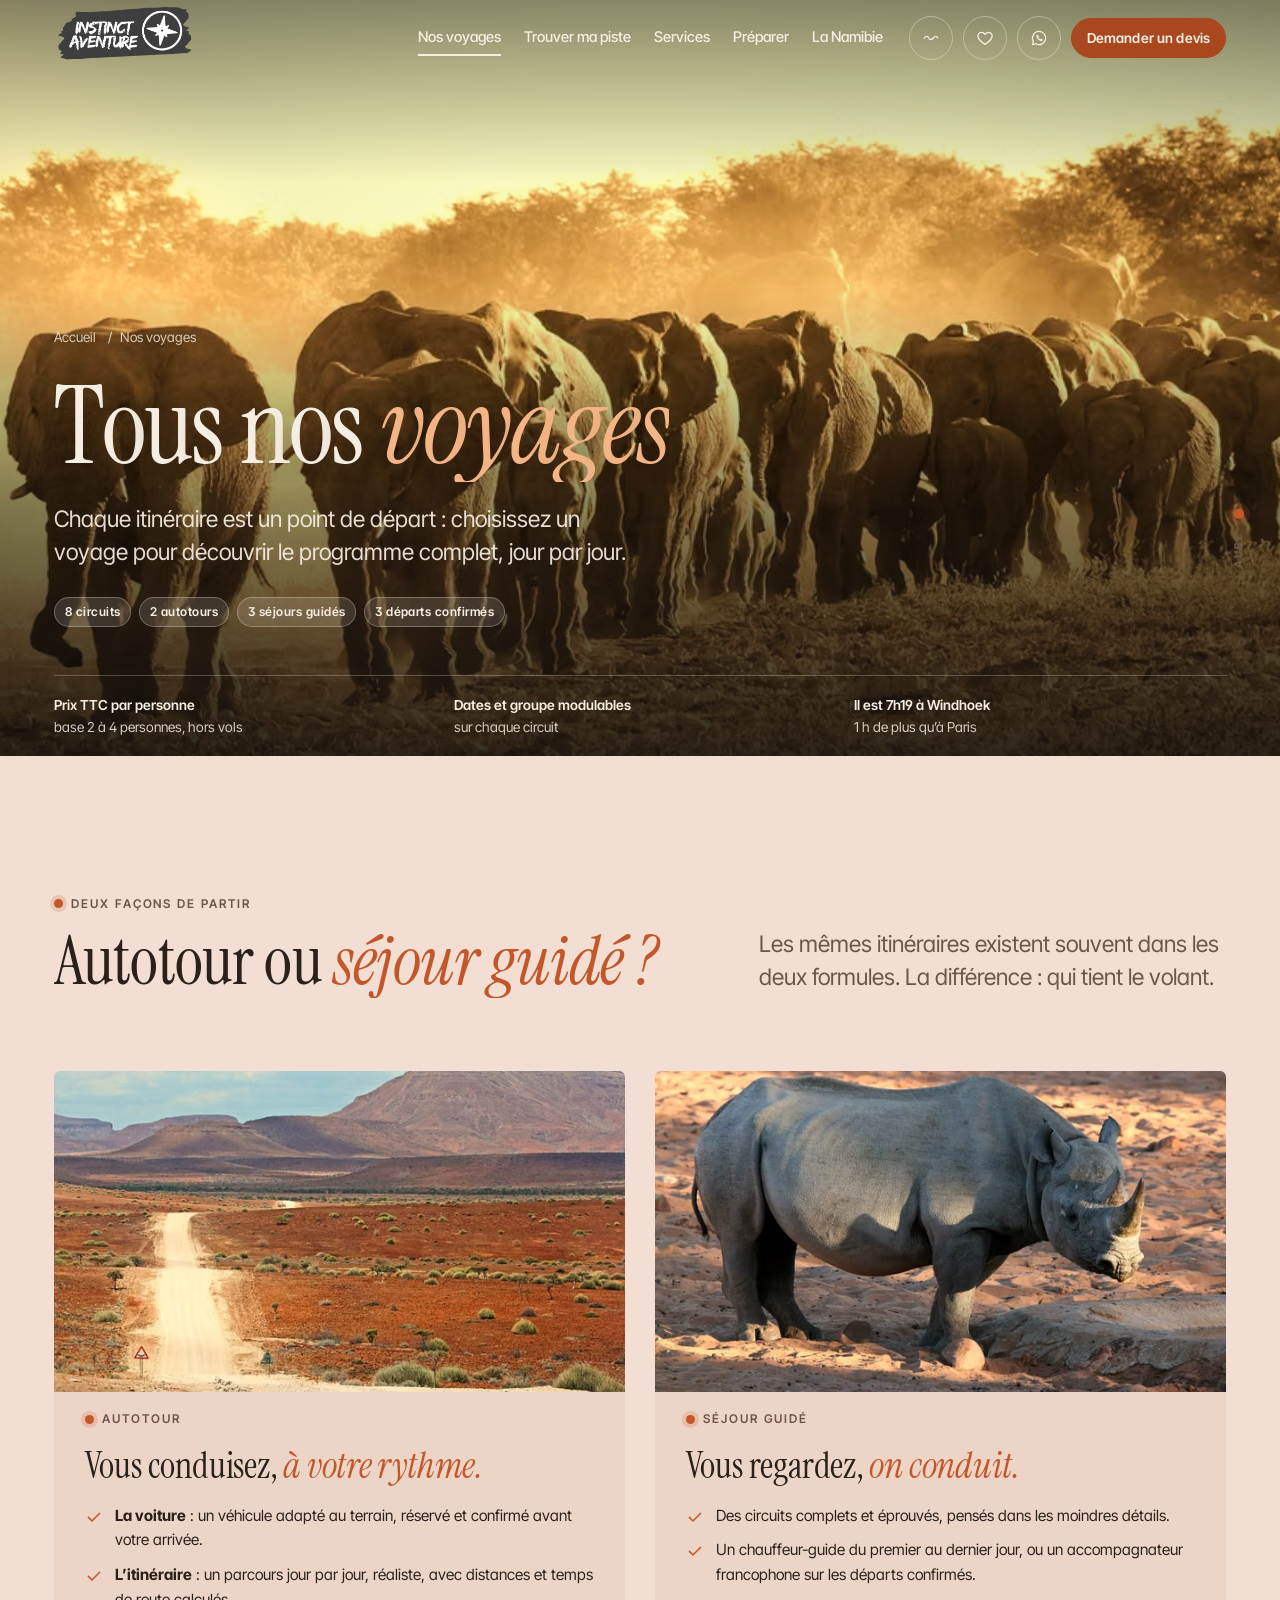
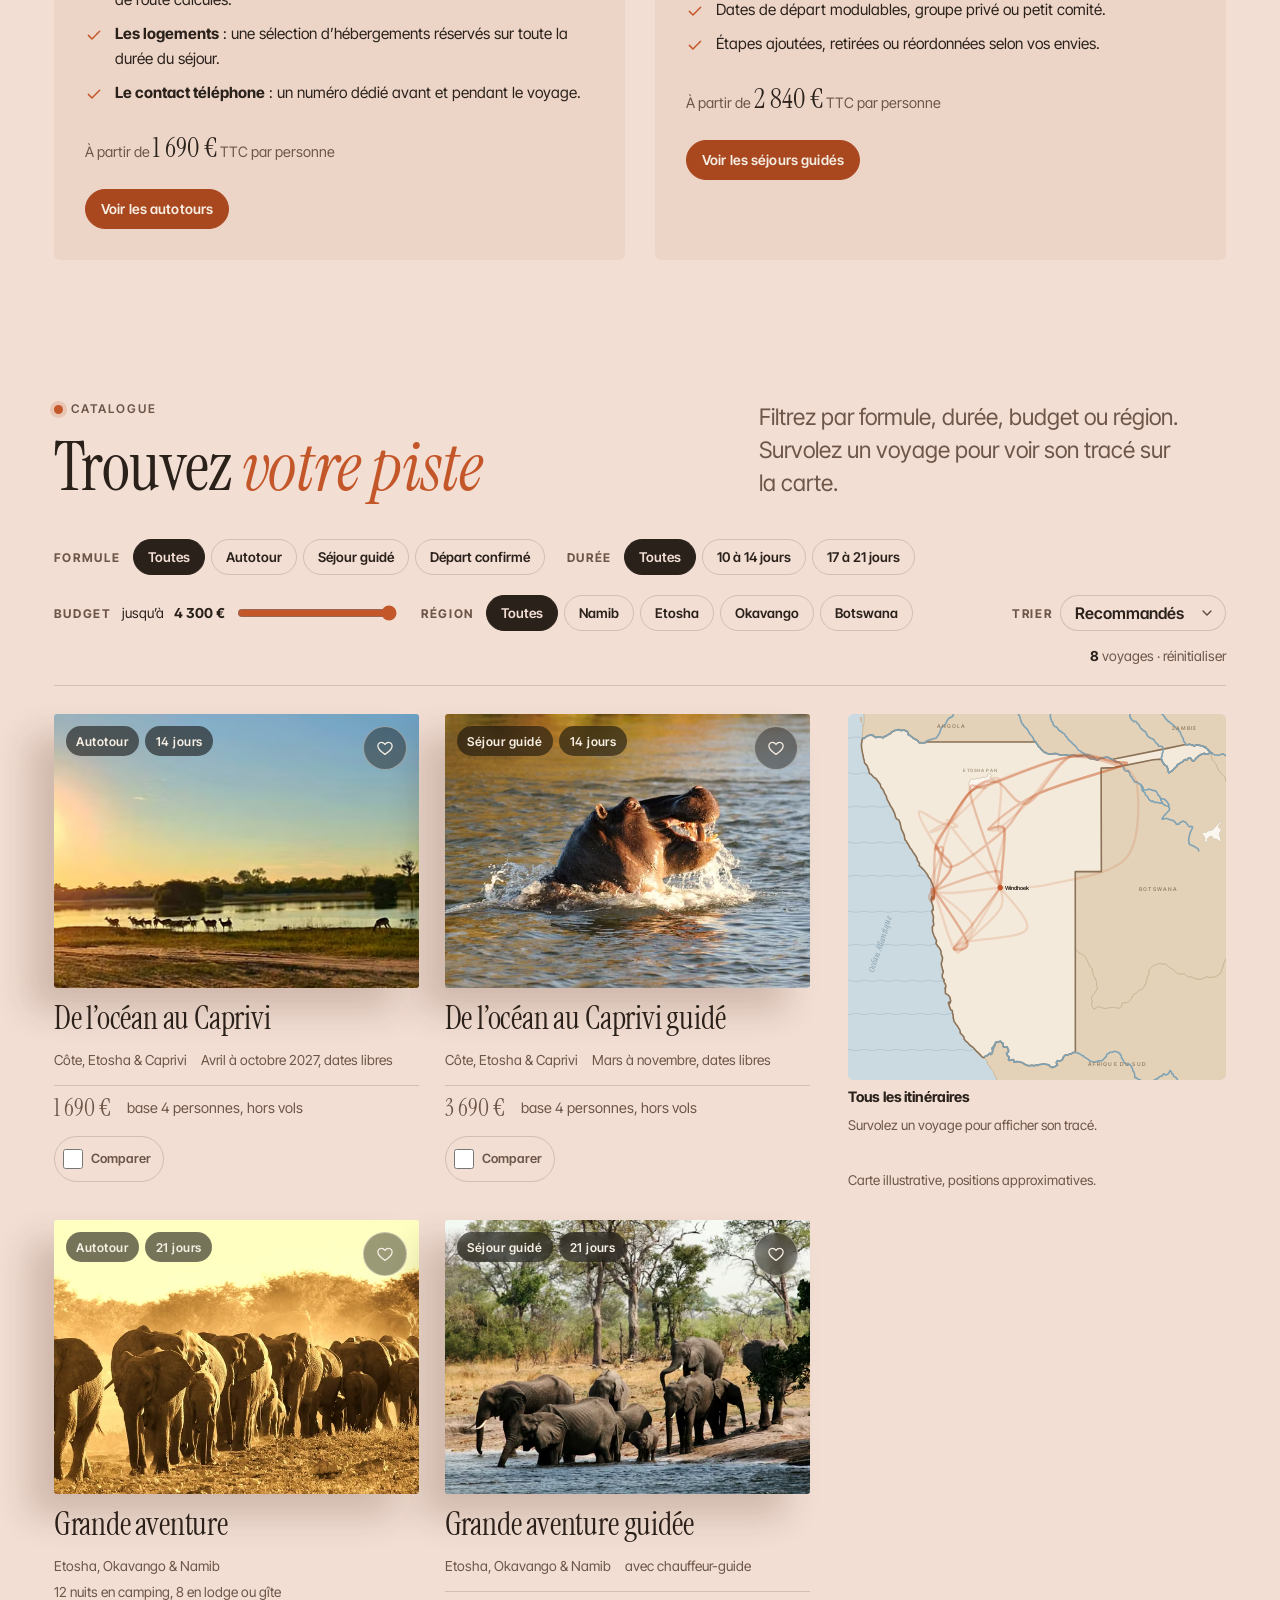
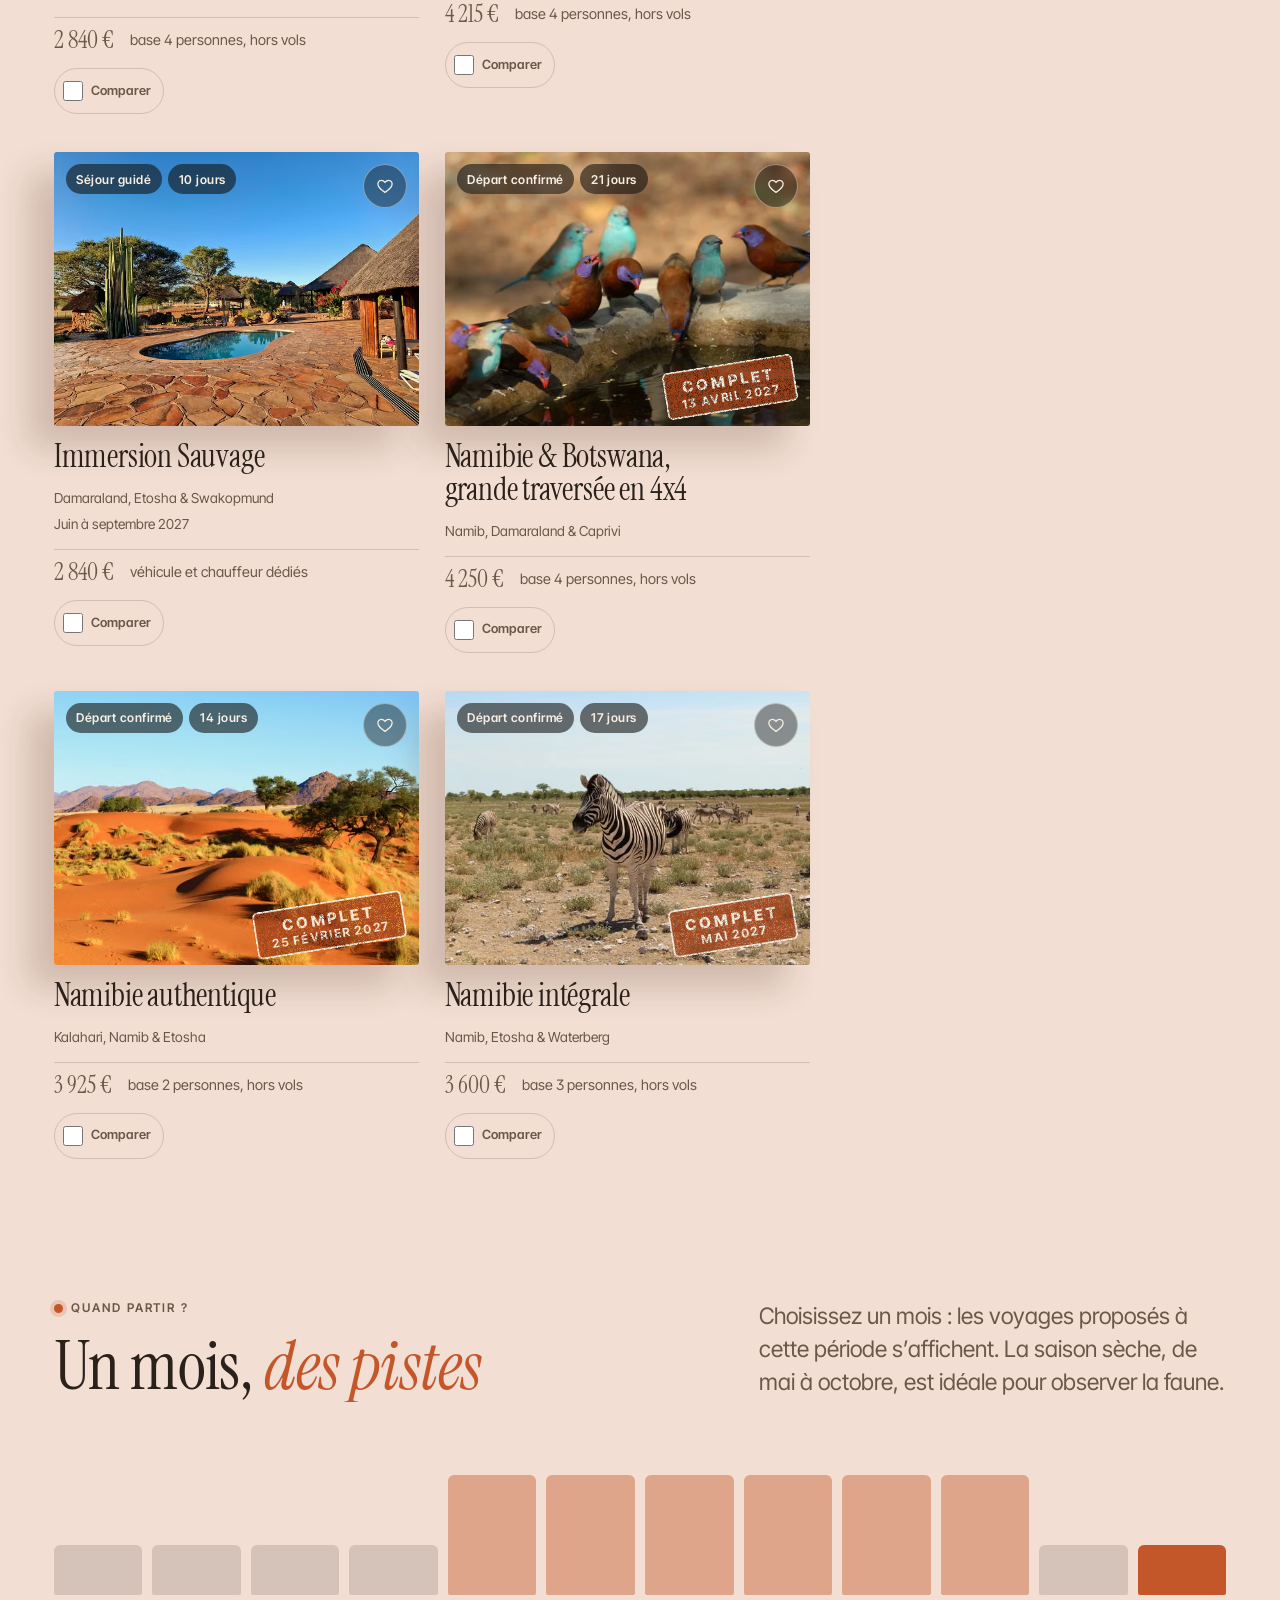
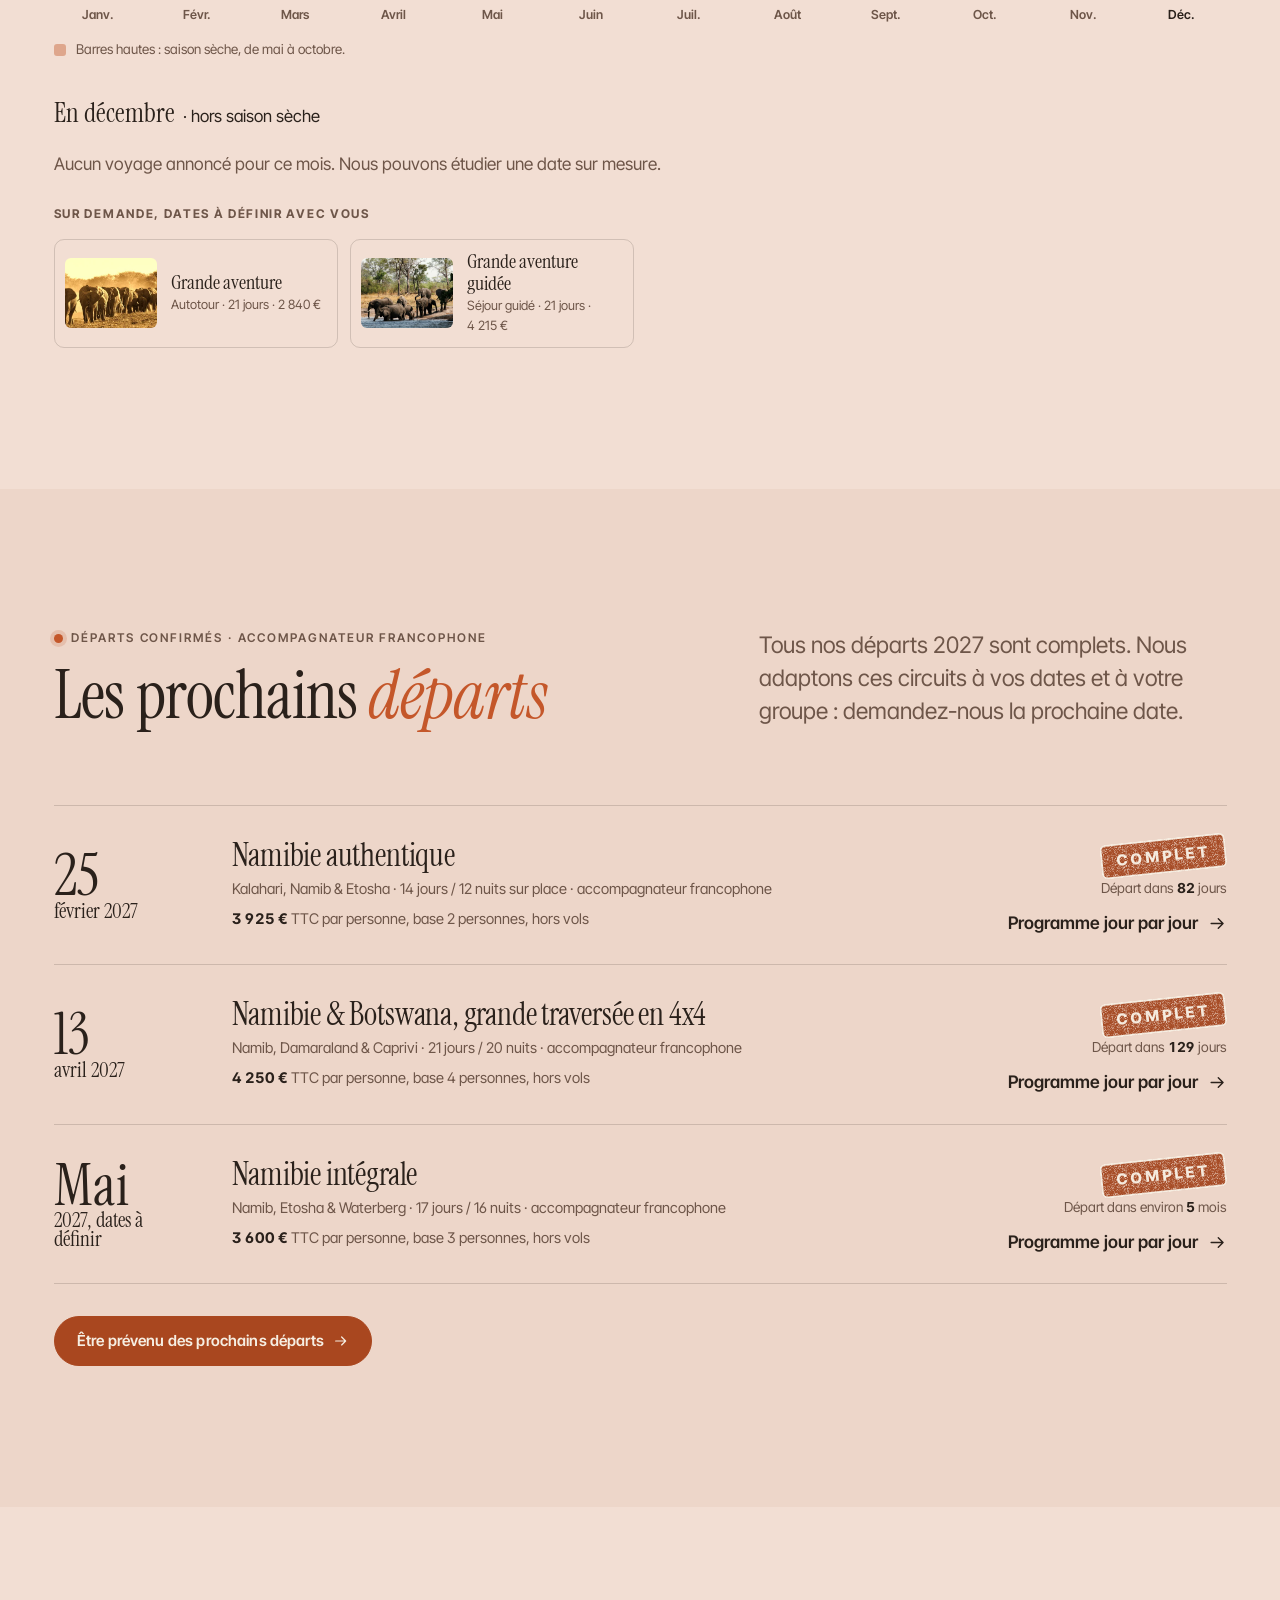
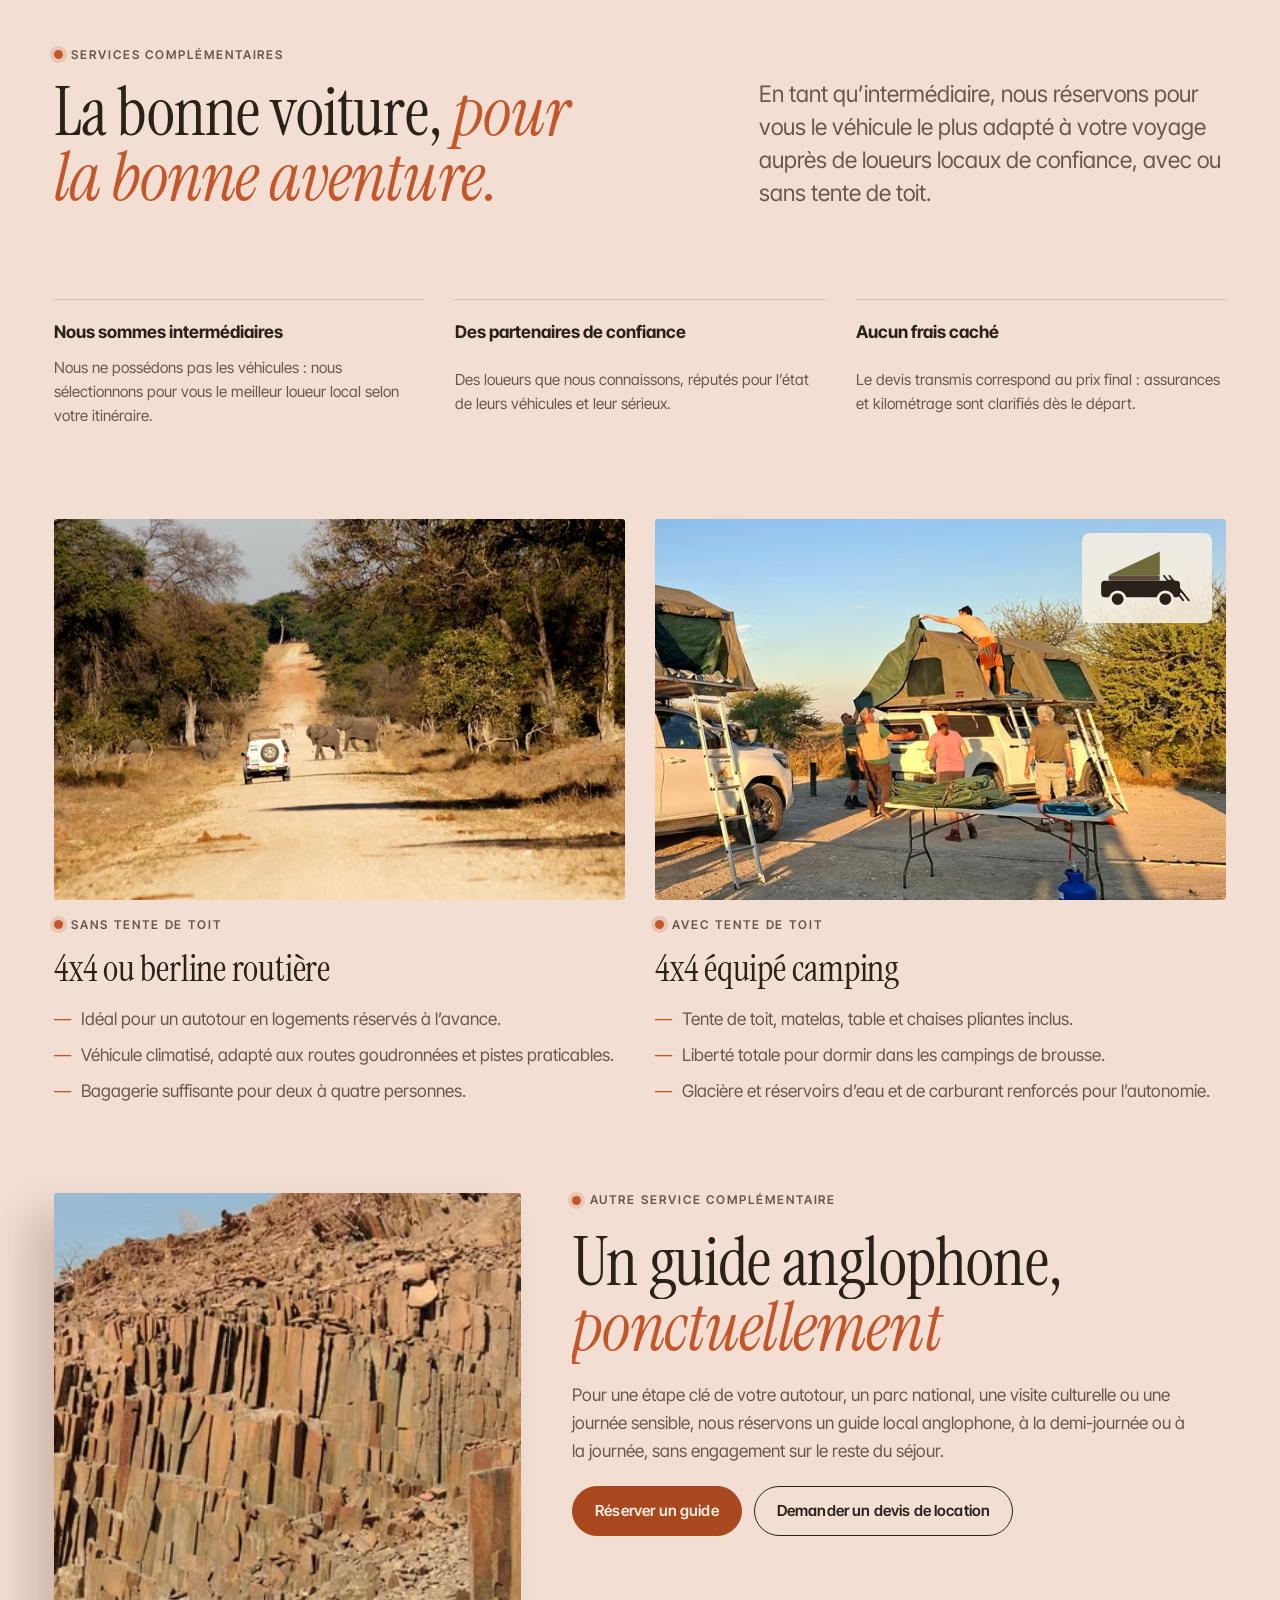
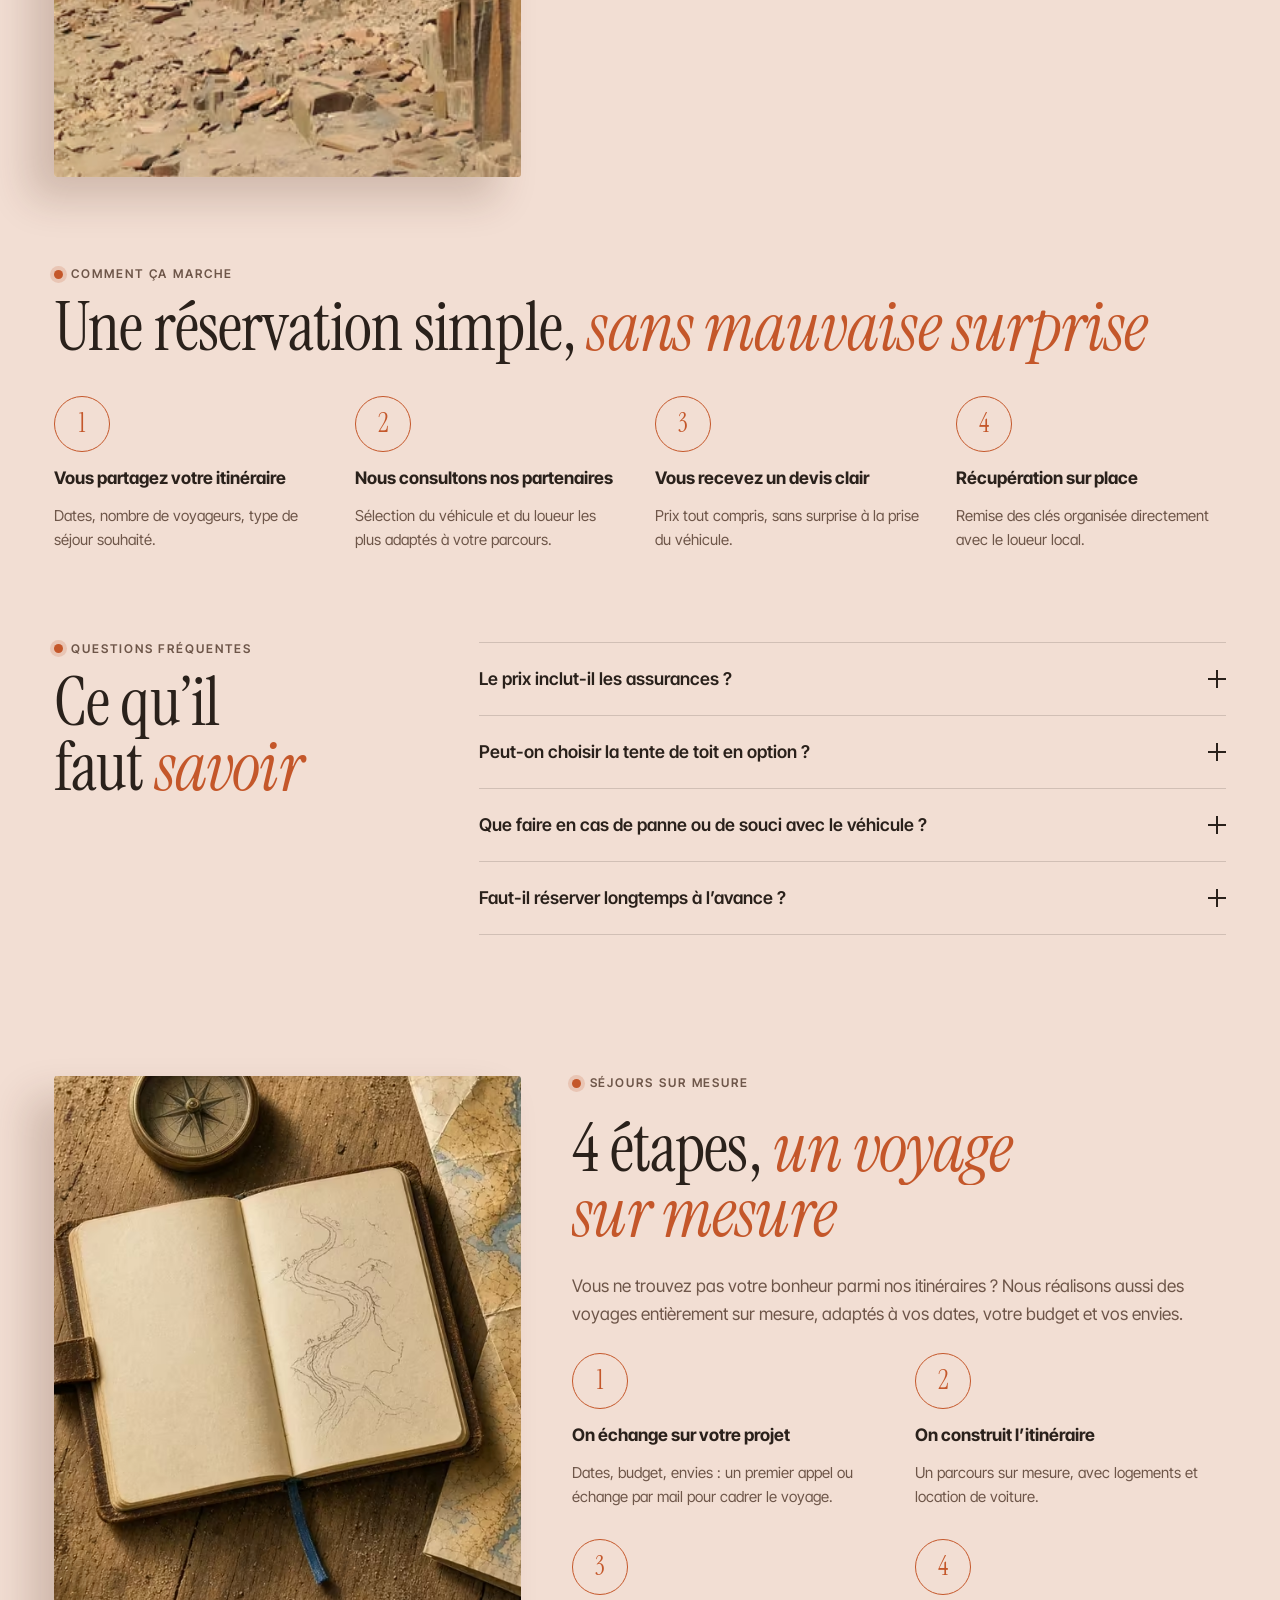
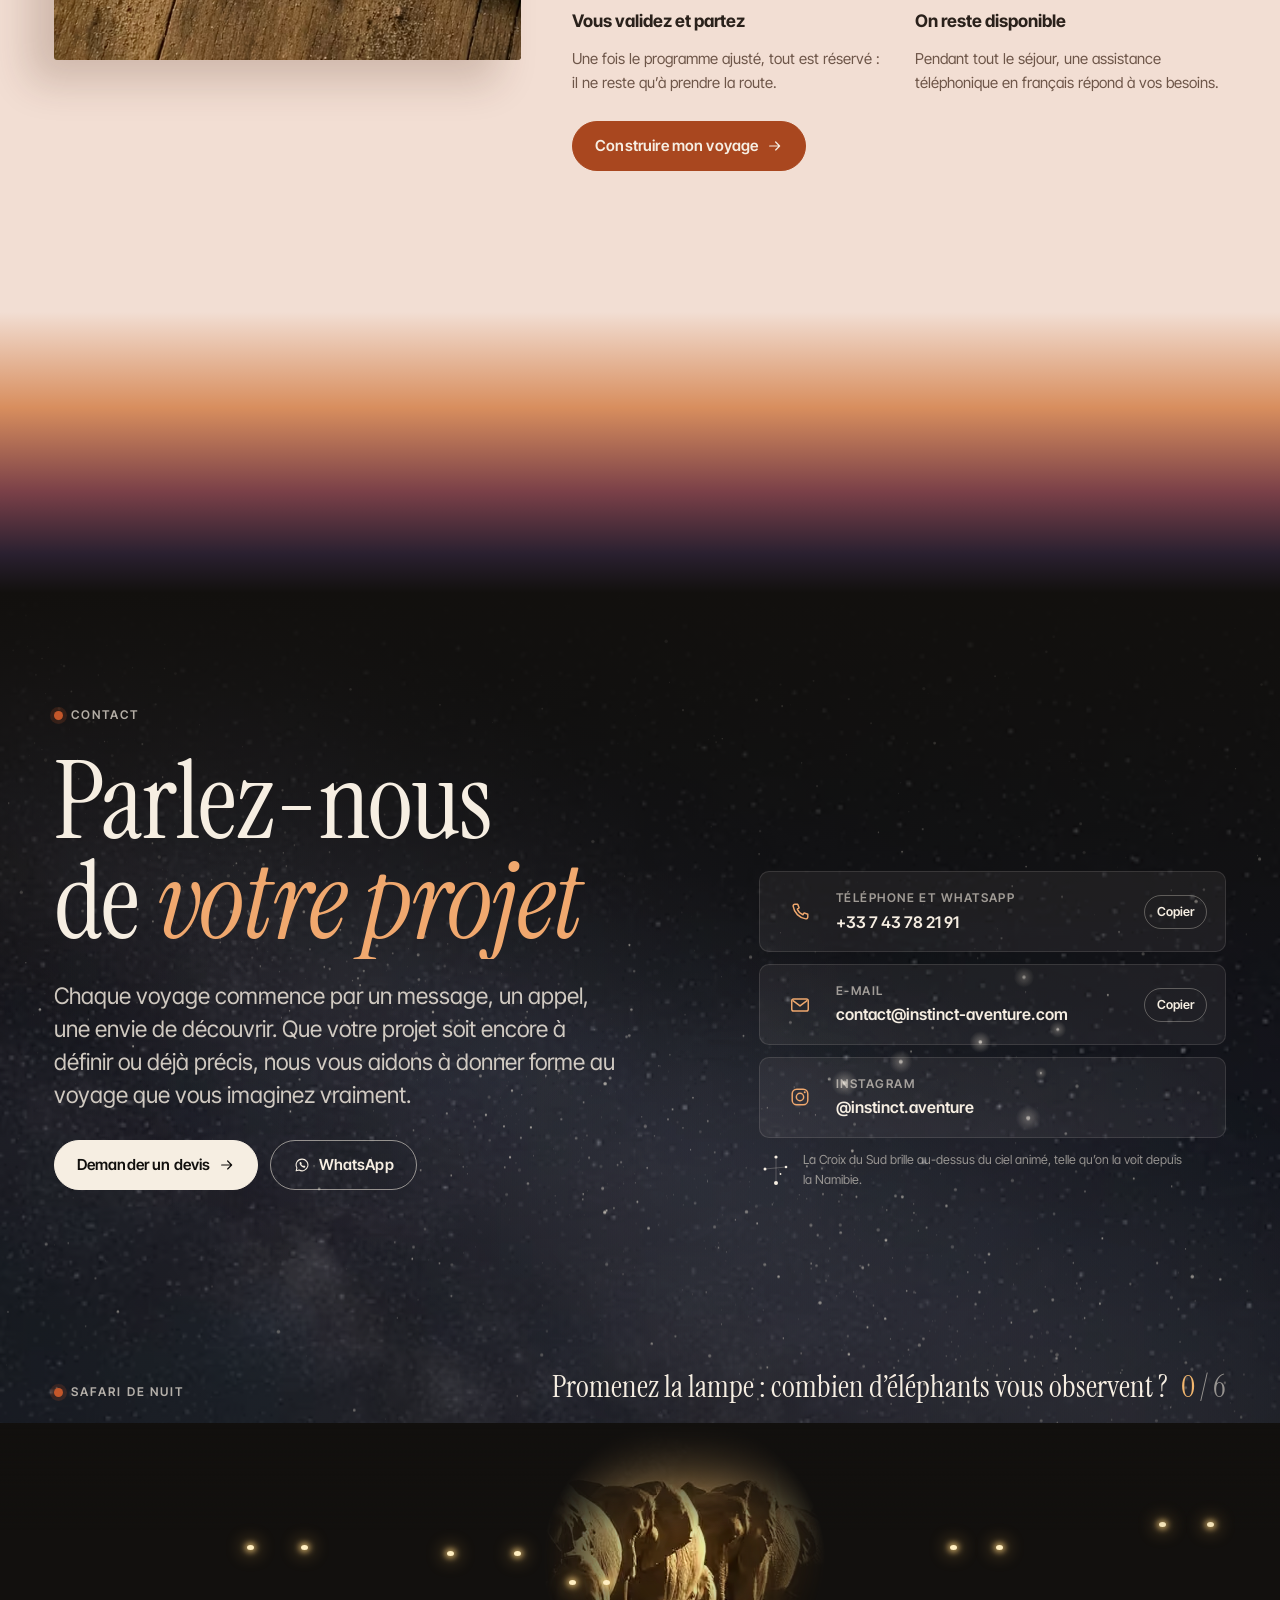
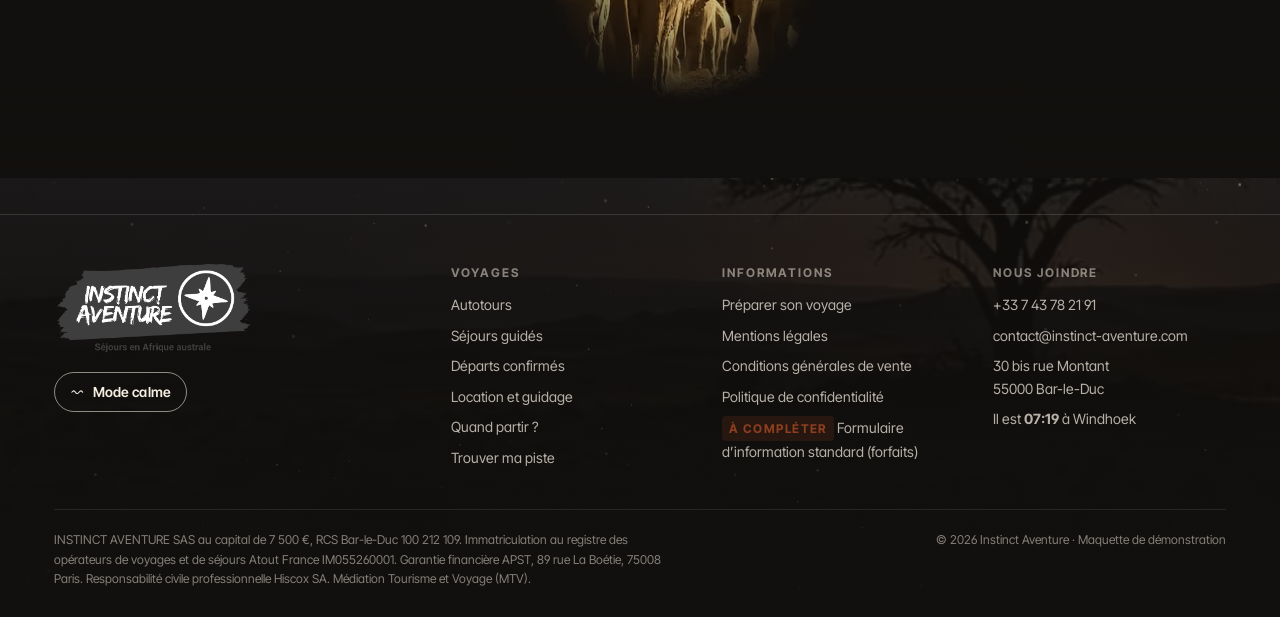
<file: voyages.html>
<!doctype html>
<html lang="fr" class="no-js">
<head>
<meta charset="utf-8">
<meta name="viewport" content="width=device-width, initial-scale=1, viewport-fit=cover">
<title>Nos voyages en Namibie · Instinct Aventure</title>
<meta name="description" content="Autotours, séjours guidés et départs confirmés en Namibie et au Botswana&nbsp;: comparez les circuits d’Instinct Aventure, leurs durées, leurs prix et leurs régions.">
<meta name="theme-color" content="#12100E">
<link rel="preload" href="assets/fonts/instrument-serif.woff2" as="font" type="font/woff2" crossorigin>
<link rel="preload" href="assets/fonts/inter-tight.woff2" as="font" type="font/woff2" crossorigin>
<link rel="stylesheet" href="assets/css/main.css?v=20261029-5">
<link rel="icon" href="assets/img/favicon.png" type="image/png">
<link rel="apple-touch-icon" href="assets/img/apple-touch-icon.png">
<script type="speculationrules">{"prefetch":[{"where":{"and":[{"href_matches":"/*"},{"not":{"selector_matches":"[target=_blank]"}}]},"eagerness":"moderate"}]}</script>
<script>(function(h){h.classList.remove('no-js');h.classList.add('js');var c=null,v=null;try{c=localStorage.getItem('ia-calme');v=sessionStorage.getItem('ia-voile')}catch(e){}var r=window.matchMedia&&matchMedia('(prefers-reduced-motion: reduce)').matches;if(c==='1'||(c!=='0'&&r))h.classList.add('is-calm');if(v==='1'&&!h.classList.contains('is-calm'))h.classList.add('veil-in')})(document.documentElement)</script>

<link rel="canonical" href="https://instinct-aventure-maquette.vercel.app/voyages">
<meta name="robots" content="noindex, nofollow">
<meta property="og:type" content="website">
<meta property="og:locale" content="fr_FR">
<meta property="og:site_name" content="Instinct Aventure">
<meta property="og:title" content="Nos voyages en Namibie · Instinct Aventure">
<meta property="og:description" content="Autotours, séjours guidés et départs confirmés en Namibie et au Botswana&nbsp;: comparez les circuits d’Instinct Aventure, leurs durées, leurs prix et leurs régions.">
<meta property="og:url" content="https://instinct-aventure-maquette.vercel.app/voyages">
<meta property="og:image" content="https://instinct-aventure-maquette.vercel.app/assets/img/partage-instinct-aventure.jpg">
<meta name="twitter:card" content="summary_large_image">
<script type="application/ld+json">{"@context": "https://schema.org", "@graph": [{"@type": "TravelAgency", "@id": "https://instinct-aventure-maquette.vercel.app/#agence", "name": "Instinct Aventure", "url": "https://instinct-aventure-maquette.vercel.app/", "telephone": "+33 7 43 78 21 91", "email": "contact@instinct-aventure.com", "address": {"@type": "PostalAddress", "streetAddress": "30 bis rue Montant", "postalCode": "55000", "addressLocality": "Bar-le-Duc", "addressCountry": "FR"}, "sameAs": ["https://www.instagram.com/instinct.aventure"], "description": "Voyages sur mesure en Namibie : autotours, séjours guidés et services. Immatriculation Atout France IM055260001."}, {"@type": "ItemList", "name": "Nos voyages en Namibie", "itemListElement": [{"@type": "ListItem", "position": 1, "url": "https://instinct-aventure-maquette.vercel.app/ocean-caprivi", "name": "De l’océan au Caprivi"}, {"@type": "ListItem", "position": 2, "url": "https://instinct-aventure-maquette.vercel.app/ocean-caprivi", "name": "De l’océan au Caprivi guidé"}, {"@type": "ListItem", "position": 3, "url": "https://instinct-aventure-maquette.vercel.app/grande-aventure", "name": "Grande aventure"}, {"@type": "ListItem", "position": 4, "url": "https://instinct-aventure-maquette.vercel.app/grande-aventure", "name": "Grande aventure guidée"}, {"@type": "ListItem", "position": 5, "url": "https://instinct-aventure-maquette.vercel.app/immersion-sauvage", "name": "Immersion Sauvage"}, {"@type": "ListItem", "position": 6, "url": "https://instinct-aventure-maquette.vercel.app/namibie-botswana", "name": "Namibie & Botswana, grande traversée en 4x4"}, {"@type": "ListItem", "position": 7, "url": "https://instinct-aventure-maquette.vercel.app/namibie-authentique", "name": "Namibie authentique"}, {"@type": "ListItem", "position": 8, "url": "https://instinct-aventure-maquette.vercel.app/namibie-integrale", "name": "Namibie intégrale"}]}, {"@type": "FAQPage", "mainEntity": [{"@type": "Question", "name": "Le prix inclut-il les assurances ?", "acceptedAnswer": {"@type": "Answer", "text": "Oui, chaque devis précise le niveau d’assurance inclus et les options disponibles, sans frais surprise à la prise du véhicule."}}, {"@type": "Question", "name": "Peut-on choisir la tente de toit en option ?", "acceptedAnswer": {"@type": "Answer", "text": "Oui, la tente de toit et son équipement (matelas, table, chaises) peuvent être ajoutés à tout véhicule 4x4 selon disponibilité."}}, {"@type": "Question", "name": "Que faire en cas de panne ou de souci avec le véhicule ?", "acceptedAnswer": {"@type": "Answer", "text": "Le loueur local reste votre contact direct pour l’assistance véhicule ; nous restons également disponibles pour vous aider à faire le lien."}}, {"@type": "Question", "name": "Faut-il réserver longtemps à l’avance ?", "acceptedAnswer": {"@type": "Answer", "text": "Nous recommandons de réserver dès que les dates du voyage sont fixées, la disponibilité des véhicules équipés étant limitée en haute saison."}}]}]}</script>
</head>
<body data-page="voyages">
<svg class="fx" aria-hidden="true" focusable="false">
  <defs>
    <filter id="mirage" x="-5%" y="-5%" width="110%" height="110%">
      <feTurbulence type="fractalNoise" baseFrequency="0.004 0.06" numOctaves="2" seed="3" result="n">
        <animate attributeName="baseFrequency" dur="6s" values="0.004 0.06;0.006 0.075;0.004 0.06" repeatCount="indefinite"/>
      </feTurbulence>
      <feDisplacementMap in="SourceGraphic" in2="n" scale="14" xChannelSelector="R" yChannelSelector="G"/>
    </filter>
    <filter id="ripple" x="-5%" y="-5%" width="110%" height="110%">
      <feTurbulence type="turbulence" baseFrequency="0.012 0.03" numOctaves="1" seed="8" result="r">
        <animate attributeName="baseFrequency" dur="5s" values="0.012 0.03;0.016 0.04;0.012 0.03" repeatCount="indefinite"/>
      </feTurbulence>
      <feDisplacementMap in="SourceGraphic" in2="r" scale="10" xChannelSelector="R" yChannelSelector="B"/>
    </filter>
  </defs>
  <symbol id="i-arrow" viewBox="0 0 24 24"><path d="M4 12h15m-6-6 6 6-6 6" fill="none" stroke="currentColor" stroke-width="1.8" stroke-linecap="round" stroke-linejoin="round"/></symbol>
  <symbol id="i-arrow-l" viewBox="0 0 24 24"><path d="M20 12H5m6-6-6 6 6 6" fill="none" stroke="currentColor" stroke-width="1.8" stroke-linecap="round" stroke-linejoin="round"/></symbol>
  <symbol id="i-wa" viewBox="0 0 24 24"><path d="M12 3.2a8.8 8.8 0 0 0-7.6 13.2L3.2 20.8l4.5-1.2A8.8 8.8 0 1 0 12 3.2Z" fill="none" stroke="currentColor" stroke-width="1.6" stroke-linejoin="round"/><path d="M9 8.3c.3-.6.6-.6.9-.6h.5c.2 0 .4.1.5.4l.7 1.6c.1.2 0 .5-.1.6l-.5.6c.6 1.2 1.6 2.1 2.8 2.7l.6-.6c.2-.2.4-.2.6-.1l1.6.7c.3.1.4.3.4.6v.5c0 .3-.1.7-.6 1-1 .5-2.3.4-4-.6a9.2 9.2 0 0 1-3.3-3.4c-.9-1.6-.9-3-.1-4Z" fill="currentColor"/></symbol>
  <symbol id="i-mail" viewBox="0 0 24 24"><rect x="3" y="5.5" width="18" height="13" rx="2" fill="none" stroke="currentColor" stroke-width="1.6"/><path d="m4 7 8 6 8-6" fill="none" stroke="currentColor" stroke-width="1.6" stroke-linejoin="round"/></symbol>
  <symbol id="i-insta" viewBox="0 0 24 24"><rect x="3.5" y="3.5" width="17" height="17" rx="5" fill="none" stroke="currentColor" stroke-width="1.6"/><circle cx="12" cy="12" r="4" fill="none" stroke="currentColor" stroke-width="1.6"/><circle cx="17.2" cy="6.8" r="1.1" fill="currentColor"/></symbol>
  <symbol id="i-phone" viewBox="0 0 24 24"><path d="M6.5 3.5h3l1.5 4-2 1.3a10.5 10.5 0 0 0 6.2 6.2l1.3-2 4 1.5v3a2 2 0 0 1-2.2 2A16.5 16.5 0 0 1 4.5 5.7a2 2 0 0 1 2-2.2Z" fill="none" stroke="currentColor" stroke-width="1.6" stroke-linejoin="round"/></symbol>
  <symbol id="i-wheel" viewBox="0 0 24 24"><circle cx="12" cy="12" r="8.5" fill="none" stroke="currentColor" stroke-width="1.7"/><circle cx="12" cy="12" r="2.2" fill="none" stroke="currentColor" stroke-width="1.7"/><path d="M3.8 10.5c3 .8 5.4.9 6-.3M20.2 10.5c-3 .8-5.4.9-6-.3M12 14.2v6" fill="none" stroke="currentColor" stroke-width="1.7" stroke-linecap="round"/></symbol>
  <symbol id="i-guide" viewBox="0 0 24 24"><circle cx="12" cy="7.5" r="3.5" fill="none" stroke="currentColor" stroke-width="1.7"/><path d="M5 20c.6-4 3.4-6 7-6s6.4 2 7 6" fill="none" stroke="currentColor" stroke-width="1.7" stroke-linecap="round"/><path d="M8.3 6h7.4" stroke="currentColor" stroke-width="1.7" stroke-linecap="round"/></symbol>
  <symbol id="i-check" viewBox="0 0 24 24"><path d="m4.5 12.5 4.8 4.8L19.5 7" fill="none" stroke="currentColor" stroke-width="2" stroke-linecap="round" stroke-linejoin="round"/></symbol>
  <symbol id="i-cross" viewBox="0 0 24 24"><path d="M6.5 6.5l11 11m0-11-11 11" fill="none" stroke="currentColor" stroke-width="1.8" stroke-linecap="round"/></symbol>
  <symbol id="i-menu" viewBox="0 0 24 24"><path d="M4 8h16M4 16h16" fill="none" stroke="currentColor" stroke-width="1.8" stroke-linecap="round"/></symbol>
  <symbol id="i-calm" viewBox="0 0 24 24"><path d="M3 12c2.5-3 4.5-3 6 0s3.5 3 6 0 4.5-3 6 0" fill="none" stroke="currentColor" stroke-width="1.7" stroke-linecap="round"/></symbol>
  <symbol id="i-route" viewBox="0 0 32 32"><path d="M8 27c0-5 16-4 16-10S8 13 8 7" fill="none" stroke="currentColor" stroke-width="1.6" stroke-dasharray="2.5 3" stroke-linecap="round"/><circle cx="8" cy="7" r="3" fill="none" stroke="currentColor" stroke-width="1.6"/><path d="M24 22l0 7m0-7 4 2-4 2" fill="none" stroke="currentColor" stroke-width="1.6" stroke-linejoin="round"/></symbol>
  <symbol id="i-group" viewBox="0 0 32 32"><circle cx="11" cy="11" r="4" fill="none" stroke="currentColor" stroke-width="1.6"/><circle cx="22" cy="12.5" r="3.2" fill="none" stroke="currentColor" stroke-width="1.6"/><path d="M3.5 26c.8-5 3.7-7.5 7.5-7.5s6.7 2.5 7.5 7.5M18.5 19.5c1-.6 2.2-1 3.5-1 3.2 0 5.6 2.2 6.3 6" fill="none" stroke="currentColor" stroke-width="1.6" stroke-linecap="round"/></symbol>
  <symbol id="i-key" viewBox="0 0 32 32"><circle cx="10.5" cy="16" r="5.5" fill="none" stroke="currentColor" stroke-width="1.6"/><path d="M16 16h12m-4 0v4m-4-4v3" fill="none" stroke="currentColor" stroke-width="1.6" stroke-linecap="round"/><rect x="5" y="25" width="22" height="3" rx="1.5" fill="none" stroke="currentColor" stroke-width="1.4"/></symbol>
  <symbol id="i-compass" viewBox="0 0 32 32"><circle cx="16" cy="16" r="12" fill="none" stroke="currentColor" stroke-width="1.6"/><path d="m16 7 3 9-3 9-3-9Z" fill="none" stroke="currentColor" stroke-width="1.6" stroke-linejoin="round"/><circle cx="16" cy="16" r="1.4" fill="currentColor"/></symbol>
  <symbol id="i-car" viewBox="0 0 24 24"><path d="M3 15.5V12l2-4.5h9l3 4.5h3v4H3Z" fill="currentColor"/><circle cx="7" cy="16.5" r="2.3" fill="currentColor" stroke="#F6EEE2" stroke-width="1.4"/><circle cx="16.5" cy="16.5" r="2.3" fill="currentColor" stroke="#F6EEE2" stroke-width="1.4"/><path d="M6.5 7.5h7" stroke="#F6EEE2" stroke-width="1.2"/></symbol>
  <symbol id="i-sun" viewBox="0 0 24 24"><circle cx="12" cy="12" r="4" fill="currentColor"/><path d="M12 2.5v2.5M12 19v2.5M2.5 12H5M19 12h2.5M5.3 5.3l1.8 1.8M16.9 16.9l1.8 1.8M5.3 18.7l1.8-1.8M16.9 7.1l1.8-1.8" stroke="currentColor" stroke-width="1.6" stroke-linecap="round"/></symbol>
  <symbol id="i-signal" viewBox="0 0 24 24"><path d="M12 13.5a1.5 1.5 0 1 0 0-3 1.5 1.5 0 0 0 0 3ZM8.2 15.8a5.4 5.4 0 0 1 0-7.6m7.6 0a5.4 5.4 0 0 1 0 7.6M5.4 18.6a9.4 9.4 0 0 1 0-13.2m13.2 0a9.4 9.4 0 0 1 0 13.2" fill="none" stroke="currentColor" stroke-width="1.6" stroke-linecap="round"/></symbol>
  <symbol id="i-tent" viewBox="0 0 24 24"><path d="M2.5 19.5h19M12 4.5 3.5 19.5m8.5-15 8.5 15M12 4.5v15m0-6-3 6m3-6 3 6" fill="none" stroke="currentColor" stroke-width="1.6" stroke-linejoin="round" stroke-linecap="round"/></symbol>
  <symbol id="i-bed" viewBox="0 0 24 24"><path d="M3 18.5V6m0 8h18v4.5M3 14h18v-2.5a3 3 0 0 0-3-3h-7v5.5" fill="none" stroke="currentColor" stroke-width="1.6" stroke-linejoin="round" stroke-linecap="round"/><circle cx="7" cy="11" r="1.8" fill="none" stroke="currentColor" stroke-width="1.6"/></symbol>
  <symbol id="i-plane" viewBox="0 0 24 24"><path d="M10.5 13 3 11l1-2 7.5.5L16 4.5c.8-.8 2.2-.8 2.5 0 .3.6 0 1.4-.6 2L13.5 11l.5 7.5-2 1-2-7.5-3.5 3-.5 2.5-1.5.5-.5-3.5L1.5 14l.5-1.5 2.5-.5Z" fill="none" stroke="currentColor" stroke-width="1.4" stroke-linejoin="round"/></symbol>
  <symbol id="i-passport" viewBox="0 0 24 24"><rect x="5" y="3" width="14" height="18" rx="2" fill="none" stroke="currentColor" stroke-width="1.7"/><circle cx="12" cy="10.5" r="3.2" fill="none" stroke="currentColor" stroke-width="1.5"/><path d="M8.8 16.5h6.4" stroke="currentColor" stroke-width="1.7" stroke-linecap="round"/></symbol>
  <symbol id="i-health" viewBox="0 0 24 24"><path d="M9.5 4h5v5.5H20v5h-5.5V20h-5v-5.5H4v-5h5.5Z" fill="none" stroke="currentColor" stroke-width="1.7" stroke-linejoin="round"/></symbol>
  <symbol id="i-bag" viewBox="0 0 24 24"><rect x="4" y="7.5" width="16" height="12.5" rx="2.5" fill="none" stroke="currentColor" stroke-width="1.7"/><path d="M9 7.5V5.5a1.5 1.5 0 0 1 1.5-1.5h3A1.5 1.5 0 0 1 15 5.5v2M4 12.5h16" fill="none" stroke="currentColor" stroke-width="1.7" stroke-linecap="round"/></symbol>
  <symbol id="i-moon" viewBox="0 0 24 24"><path d="M19.5 14.6A8 8 0 0 1 9.4 4.5a8 8 0 1 0 10.1 10.1Z" fill="none" stroke="currentColor" stroke-width="1.7" stroke-linejoin="round"/></symbol>
  <symbol id="i-heart" viewBox="0 0 24 24"><path d="M12 20.5s-7.5-4.6-9.2-9.4C1.6 7.6 3.9 4.5 7.2 4.5c2 0 3.6 1.1 4.8 2.8 1.2-1.7 2.8-2.8 4.8-2.8 3.3 0 5.6 3.1 4.4 6.6-1.7 4.8-9.2 9.4-9.2 9.4Z" fill="var(--heart-fill, none)" stroke="currentColor" stroke-width="1.7" stroke-linejoin="round"/></symbol>
  <symbol id="i-compare" viewBox="0 0 24 24"><path d="M8 4v16M16 4v16M4 8h8M12 16h8" fill="none" stroke="currentColor" stroke-width="1.7" stroke-linecap="round"/></symbol>
  <symbol id="i-copy" viewBox="0 0 24 24"><rect x="8" y="8" width="12" height="12" rx="2" fill="none" stroke="currentColor" stroke-width="1.6"/><path d="M16 8V6a2 2 0 0 0-2-2H6a2 2 0 0 0-2 2v8a2 2 0 0 0 2 2h2" fill="none" stroke="currentColor" stroke-width="1.6"/></symbol>
</svg>
<div class="cursor" aria-hidden="true"><div class="cursor__ring"></div><div class="cursor__dot"></div><div class="cursor__label">Carte</div></div>
<div class="veil" aria-hidden="true"><div class="veil__edge"></div></div>
<div class="dial" aria-hidden="true">
  <svg viewBox="0 0 46 190"><path class="dial__track" d="M23 182 C 2 140, 2 50, 23 8"/><g class="dial__now" data-dial-now><circle r="7"/><path d="M-11 0h-6"/></g><circle class="dial__halo" cx="23" cy="182" r="11"/><circle class="dial__sun" cx="23" cy="182" r="5"/></svg>
  <span class="dial__label">Aube</span>
</div>

<a class="sr-only" href="#contenu">Aller au contenu</a>
<header class="hd" data-hd>
  <div class="wrap hd__in">
    <a class="hd__logo" href="index.html" aria-label="Instinct Aventure, accueil" data-magnetic="6">
      <img src="assets/img/logo-header.webp" width="1042" height="476" alt="Instinct Aventure">
    </a>
    <nav class="hd__nav" aria-label="Navigation principale">
      <a href="voyages.html" data-nav="voyages">Nos voyages</a>
      <a href="voyages.html#trouver-ma-piste" data-quiz data-nav="quiz">Trouver ma piste</a>
      <a href="voyages.html#services" data-nav="services">Services</a>
      <a href="preparer.html" data-nav="preparer">Préparer<span class="hd__long"> son voyage</span></a>
      <a href="index.html#namibie" data-nav="namibie">La Namibie</a>
    </nav>
    <div class="hd__act">
      <div class="hd__clock" title="Heure locale à Windhoek (Namibie)"><span>Windhoek</span><b data-clock>--:--</b></div>
      <button class="icon-btn calm-btn" type="button" data-calm aria-pressed="false" aria-label="Mode calme&nbsp;: réduire les animations" title="Mode calme"><svg aria-hidden="true"><use href="#i-calm"/></svg></button>
      <button class="icon-btn env-btn" type="button" data-envies-open aria-label="Ma liste d’envies"><svg aria-hidden="true"><use href="#i-heart"/></svg><span class="env-count" data-envies-count hidden>0</span></button>
      <a class="icon-btn wa-btn" href="https://wa.me/33743782191" target="_blank" rel="noopener" aria-label="Écrire sur WhatsApp au +33 7 43 78 21 91"><svg aria-hidden="true"><use href="#i-wa"/></svg></a>
      <button class="btn btn--sm btn--devis" type="button" data-devis data-magnetic="10">Demander un devis</button>
      <button class="icon-btn hd__burger" type="button" data-menu aria-expanded="false" aria-controls="menu" aria-label="Ouvrir le menu"><svg aria-hidden="true"><use href="#i-menu"/></svg></button>
    </div>
  </div>
</header>
<div class="menu" id="menu" aria-hidden="true">
  <nav aria-label="Menu">
    <a href="voyages.html">Nos <em>voyages</em></a>
    <a href="voyages.html#trouver-ma-piste" data-quiz>Trouver ma <em>piste</em></a>
    <a href="voyages.html#departs">Départs confirmés</a>
    <a href="voyages.html#services">Services</a>
    <a href="preparer.html">Préparer son voyage</a>
    <a href="index.html#namibie">La Namibie</a>
  </nav>
  <div class="menu__foot">
    <div class="btn-row">
      <button class="btn" type="button" data-devis>Demander un devis</button>
      <a class="btn btn--ghost-light" href="https://wa.me/33743782191" target="_blank" rel="noopener"><svg aria-hidden="true"><use href="#i-wa"/></svg>WhatsApp</a>
    </div>
    <p><a class="tel-link" href="tel:+33743782191">+33 7 43 78 21 91</a> · <a class="tel-link" href="mailto:contact@instinct-aventure.com">contact@instinct-aventure.com</a></p>
    <p>Il est <b data-clock>--:--</b> à Windhoek.</p>
    <div><button class="btn btn--sm btn--ghost-light" type="button" data-calm aria-pressed="false"><svg aria-hidden="true"><use href="#i-calm"/></svg>Mode calme</button></div>
  </div>
</div>


<main id="contenu">
  <section class="hero hero--short" data-hero>
    <div class="hero__media" data-gl>
      <picture><source type="image/avif" srcset="assets/img/elephants-panorama-640.avif 640w, assets/img/elephants-panorama-1280.avif 1280w, assets/img/elephants-panorama-1920.avif 1920w, assets/img/elephants-panorama-2560.avif 2560w" sizes="100vw"><img src="assets/img/elephants-panorama-1280.webp" srcset="assets/img/elephants-panorama-640.webp 640w, assets/img/elephants-panorama-1280.webp 1280w, assets/img/elephants-panorama-1920.webp 1920w, assets/img/elephants-panorama-2560.webp 2560w" sizes="100vw" width="2560" height="1010" alt="Troupeau d’éléphants marchant dans la poussière dorée" loading="eager" fetchpriority="high" decoding="async"></picture>
    </div>
    <div class="wrap hero__content">
      <nav class="crumbs" aria-label="Fil d’Ariane" data-reveal><a href="index.html">Accueil</a><span aria-hidden="true">/</span><span aria-current="page">Nos voyages</span></nav>
      <h1 class="display" data-split="chars" data-split-now>Tous nos <em>voyages</em></h1>
      <p class="lede" data-reveal>Chaque itinéraire est un point de départ&nbsp;: choisissez un voyage pour découvrir le programme complet, jour par jour.</p>
      <div class="counts" data-reveal><span class="chip">8 circuits</span><span class="chip">2 autotours</span><span class="chip">3 séjours guidés</span><span class="chip">3 départs confirmés</span></div>
    </div>
    <div class="wrap"><div class="hero__foot hero__foot--3" data-reveal>
      <div><b>Prix TTC par personne</b>base 2 à 4 personnes, hors vols</div>
      <div class="hide-sm"><b>Dates et groupe modulables</b>sur chaque circuit</div>
      <div><b data-clock-sentence>Il est --h-- à Windhoek</b><span data-offset>même heure qu’à Paris en ce moment</span></div>
    </div></div>
  </section>

  <!-- Autotour ou guidé -->
  <section class="sec" aria-labelledby="cmp-titre">
    <div class="wrap">
      <div class="sec-head">
        <div><span class="eyebrow">Deux façons de partir</span><h2 id="cmp-titre" data-split="lines">Autotour ou <em>séjour guidé&nbsp;?</em></h2></div>
        <p data-reveal>Les mêmes itinéraires existent souvent dans les deux formules. La différence&nbsp;: qui tient le volant.</p>
      </div>
      <div class="compare">
        <article class="cmp" id="autotours" data-reveal>
          <figure data-tilt><picture><source type="image/avif" srcset="assets/img/route-desert-autotour-640.avif 640w, assets/img/route-desert-autotour-1280.avif 1280w, assets/img/route-desert-autotour-1920.avif 1920w" sizes="(max-width: 900px) 100vw, 45vw"><img src="assets/img/route-desert-autotour-1280.webp" srcset="assets/img/route-desert-autotour-640.webp 640w, assets/img/route-desert-autotour-1280.webp 1280w, assets/img/route-desert-autotour-1920.webp 1920w" sizes="(max-width: 900px) 100vw, 45vw" width="1920" height="1270" alt="Piste à travers le désert namibien" loading="lazy" decoding="async"></picture></figure>
          <span class="eyebrow">Autotour</span>
          <h3>Vous conduisez, <em>à votre rythme.</em></h3>
          <ul>
            <li><svg aria-hidden="true"><use href="#i-check"/></svg><span><b>La voiture</b>&nbsp;: un véhicule adapté au terrain, réservé et confirmé avant votre arrivée.</span></li>
            <li><svg aria-hidden="true"><use href="#i-check"/></svg><span><b>L’itinéraire</b>&nbsp;: un parcours jour par jour, réaliste, avec distances et temps de route calculés.</span></li>
            <li><svg aria-hidden="true"><use href="#i-check"/></svg><span><b>Les logements</b>&nbsp;: une sélection d’hébergements réservés sur toute la durée du séjour.</span></li>
            <li><svg aria-hidden="true"><use href="#i-check"/></svg><span><b>Le contact téléphone</b>&nbsp;: un numéro dédié avant et pendant le voyage.</span></li>
          </ul>
          <p class="price">À partir de <b class="num">1 690 €</b> TTC par personne</p>
          <div class="btn-row"><button class="btn btn--sm" type="button" data-filter-jump="autotour">Voir les autotours</button></div>
        </article>
        <article class="cmp" id="guides" data-reveal>
          <figure data-tilt><picture><source type="image/avif" srcset="assets/img/rhinoceros-noir-640.avif 640w, assets/img/rhinoceros-noir-1280.avif 1280w, assets/img/rhinoceros-noir-1920.avif 1920w, assets/img/rhinoceros-noir-2560.avif 2000w" sizes="(max-width: 900px) 100vw, 45vw"><img src="assets/img/rhinoceros-noir-1280.webp" srcset="assets/img/rhinoceros-noir-640.webp 640w, assets/img/rhinoceros-noir-1280.webp 1280w, assets/img/rhinoceros-noir-1920.webp 1920w, assets/img/rhinoceros-noir-2560.webp 2000w" sizes="(max-width: 900px) 100vw, 45vw" width="2000" height="1333" alt="Rhinocéros noir à Etosha" loading="lazy" decoding="async"></picture></figure>
          <span class="eyebrow">Séjour guidé</span>
          <h3>Vous regardez, <em>on conduit.</em></h3>
          <ul>
            <li><svg aria-hidden="true"><use href="#i-check"/></svg><span>Des circuits complets et éprouvés, pensés dans les moindres détails.</span></li>
            <li><svg aria-hidden="true"><use href="#i-check"/></svg><span>Un chauffeur-guide du premier au dernier jour, ou un accompagnateur francophone sur les départs confirmés.</span></li>
            <li><svg aria-hidden="true"><use href="#i-check"/></svg><span>Dates de départ modulables, groupe privé ou petit comité.</span></li>
            <li><svg aria-hidden="true"><use href="#i-check"/></svg><span>Étapes ajoutées, retirées ou réordonnées selon vos envies.</span></li>
          </ul>
          <p class="price">À partir de <b class="num">2 840 €</b> TTC par personne</p>
          <div class="btn-row"><button class="btn btn--sm" type="button" data-filter-jump="guide">Voir les séjours guidés</button></div>
        </article>
      </div>
    </div>
  </section>

  <!-- Catalogue filtrable -->
  <span id="trouver-ma-piste"></span>
  <section class="sec" id="catalogue" aria-labelledby="cat-titre" style="padding-top:0">
    <div class="wrap">
      <div class="sec-head" style="margin-bottom:24px">
        <div><span class="eyebrow">Catalogue</span><h2 id="cat-titre" data-split="lines">Trouvez <em>votre piste</em></h2></div>
        <p data-reveal>Filtrez par formule, durée, budget ou région. Survolez un voyage pour voir son tracé sur la carte.</p>
      </div>
      <div class="filters" data-filters>
        <div class="filters__row">
          <div class="filters__group" role="group" aria-label="Formule"><span>Formule</span>
            <button class="fbtn" type="button" data-f="formule" data-v="all" aria-pressed="true">Toutes</button>
            <button class="fbtn" type="button" data-f="formule" data-v="autotour" aria-pressed="false">Autotour</button>
            <button class="fbtn" type="button" data-f="formule" data-v="guide" aria-pressed="false">Séjour guidé</button>
            <button class="fbtn" type="button" data-f="formule" data-v="confirme" aria-pressed="false">Départ confirmé</button>
          </div>
          <div class="filters__group" role="group" aria-label="Durée"><span>Durée</span>
            <button class="fbtn" type="button" data-f="duree" data-v="all" aria-pressed="true">Toutes</button>
            <button class="fbtn" type="button" data-f="duree" data-v="court" aria-pressed="false">10 à 14 jours</button>
            <button class="fbtn" type="button" data-f="duree" data-v="long" aria-pressed="false">17 à 21 jours</button>
          </div>
        </div>
        <div class="filters__row">
          <label class="range" for="f-budget"><span style="font-size:max(12px, .72rem);font-weight:700;letter-spacing:.14em;text-transform:uppercase;color:var(--muted)">Budget</span> jusqu’à <b class="num" data-budget-out>4 300 €</b>
            <input id="f-budget" type="range" min="1700" max="4300" step="100" value="4300"></label>
          <div class="filters__group" role="group" aria-label="Région"><span>Région</span>
            <button class="fbtn" type="button" data-f="region" data-v="all" aria-pressed="true">Toutes</button>
            <button class="fbtn" type="button" data-f="region" data-v="namib" aria-pressed="false">Namib</button>
            <button class="fbtn" type="button" data-f="region" data-v="etosha" aria-pressed="false">Etosha</button>
            <button class="fbtn" type="button" data-f="region" data-v="okavango" aria-pressed="false">Okavango</button>
            <button class="fbtn" type="button" data-f="region" data-v="botswana" aria-pressed="false">Botswana</button>
          </div>
          <label class="sort" for="f-sort"><span>Trier</span><select id="f-sort"><option value="reco">Recommandés</option><option value="prix-asc">Prix croissant</option><option value="prix-desc">Prix décroissant</option><option value="duree">Durée</option></select></label>
          <p class="filters__count" aria-live="polite"><b data-count-out>8</b> voyages · <button class="link" type="button" data-reset style="border:0;background:none;padding:11px 0;margin:-11px 0;cursor:pointer;color:inherit;font:inherit">réinitialiser</button></p>
        </div>
      </div>
      <div class="cat">
        <div class="cat__grid" data-cat>
          <article class="trip" id="ocean-caprivi" data-trip="ocean-caprivi" data-formule="autotour" data-jours="14" data-prix="1690" data-regions="cote damaraland etosha okavango waterberg">
            <div class="trip__fig"><button class="fav-btn fav-btn--card" type="button" data-fav="ocean-caprivi" aria-pressed="false" aria-label="Ajouter à ma liste d’envies"><svg aria-hidden="true"><use href="#i-heart"/></svg></button><picture><source type="image/avif" srcset="assets/img/caprivi-panorama-640.avif 640w, assets/img/caprivi-panorama-1280.avif 1280w, assets/img/caprivi-panorama-1920.avif 1920w, assets/img/caprivi-panorama-2560.avif 2560w" sizes="(max-width: 640px) 92vw, (max-width: 1100px) 46vw, 30vw"><img src="assets/img/caprivi-panorama-1280.webp" srcset="assets/img/caprivi-panorama-640.webp 640w, assets/img/caprivi-panorama-1280.webp 1280w, assets/img/caprivi-panorama-1920.webp 1920w, assets/img/caprivi-panorama-2560.webp 2560w" sizes="(max-width: 640px) 92vw, (max-width: 1100px) 46vw, 30vw" width="2560" height="1130" alt="Coucher de soleil sur le fleuve dans le Caprivi" loading="lazy" decoding="async"></picture><div class="trip__chips"><span class="chip">Autotour</span><span class="chip">14 jours</span></div></div>
            <h3><a class="trip__link" href="ocean-caprivi.html">De l’océan au Caprivi</a></h3>
            <div class="trip__meta"><span>Côte, Etosha & Caprivi</span><span>Avril à octobre 2027, dates libres</span></div>
            <div class="trip__price"><span><b class="num">1 690 €</b></span><span>base 4 personnes, hors vols</span></div>
          
            <label class="cmp-check"><input type="checkbox" data-compare="ocean-caprivi"><span>Comparer</span></label></article>
          <article class="trip" data-trip="ocean-caprivi-guide" data-formule="guide" data-jours="14" data-prix="3690" data-regions="cote damaraland etosha okavango waterberg">
            <div class="trip__fig"><button class="fav-btn fav-btn--card" type="button" data-fav="ocean-caprivi-guide" aria-pressed="false" aria-label="Ajouter à ma liste d’envies"><svg aria-hidden="true"><use href="#i-heart"/></svg></button><picture><source type="image/avif" srcset="assets/img/hippopotames-okavango-2-640.avif 640w, assets/img/hippopotames-okavango-2-1280.avif 1280w, assets/img/hippopotames-okavango-2-1920.avif 1920w, assets/img/hippopotames-okavango-2-2560.avif 2560w" sizes="(max-width: 640px) 92vw, (max-width: 1100px) 46vw, 30vw"><img src="assets/img/hippopotames-okavango-2-1280.webp" srcset="assets/img/hippopotames-okavango-2-640.webp 640w, assets/img/hippopotames-okavango-2-1280.webp 1280w, assets/img/hippopotames-okavango-2-1920.webp 1920w, assets/img/hippopotames-okavango-2-2560.webp 2560w" sizes="(max-width: 640px) 92vw, (max-width: 1100px) 46vw, 30vw" width="2560" height="1806" alt="Hippopotame dans l’Okavango" loading="lazy" decoding="async"></picture><div class="trip__chips"><span class="chip">Séjour guidé</span><span class="chip">14 jours</span></div></div>
            <h3><a class="trip__link" href="ocean-caprivi.html#guide">De l’océan au Caprivi guidé</a></h3>
            <div class="trip__meta"><span>Côte, Etosha & Caprivi</span><span>Mars à novembre, dates libres</span></div>
            <div class="trip__price"><span><b class="num">3 690 €</b></span><span>base 4 personnes, hors vols</span></div>
          
            <label class="cmp-check"><input type="checkbox" data-compare="ocean-caprivi-guide"><span>Comparer</span></label></article>
          <article class="trip" id="grande-aventure" data-trip="grande-aventure" data-formule="autotour" data-jours="21" data-prix="2840" data-regions="etosha okavango waterberg damaraland cote namib">
            <div class="trip__fig"><button class="fav-btn fav-btn--card" type="button" data-fav="grande-aventure" aria-pressed="false" aria-label="Ajouter à ma liste d’envies"><svg aria-hidden="true"><use href="#i-heart"/></svg></button><picture><source type="image/avif" srcset="assets/img/elephants-panorama-640.avif 640w, assets/img/elephants-panorama-1280.avif 1280w, assets/img/elephants-panorama-1920.avif 1920w, assets/img/elephants-panorama-2560.avif 2560w" sizes="(max-width: 640px) 92vw, (max-width: 1100px) 46vw, 30vw"><img src="assets/img/elephants-panorama-1280.webp" srcset="assets/img/elephants-panorama-640.webp 640w, assets/img/elephants-panorama-1280.webp 1280w, assets/img/elephants-panorama-1920.webp 1920w, assets/img/elephants-panorama-2560.webp 2560w" sizes="(max-width: 640px) 92vw, (max-width: 1100px) 46vw, 30vw" width="2560" height="1010" alt="Troupeau d’éléphants dans la poussière dorée" loading="lazy" decoding="async"></picture><div class="trip__chips"><span class="chip">Autotour</span><span class="chip">21 jours</span></div></div>
            <h3><a class="trip__link" href="grande-aventure.html">Grande aventure</a></h3>
            <div class="trip__meta"><span>Etosha, Okavango & Namib</span><span>12 nuits en camping, 8 en lodge ou gîte</span></div>
            <div class="trip__price"><span><b class="num">2 840 €</b></span><span>base 4 personnes, hors vols</span></div>
          
            <label class="cmp-check"><input type="checkbox" data-compare="grande-aventure"><span>Comparer</span></label></article>
          <article class="trip" data-trip="grande-aventure-guide" data-formule="guide" data-jours="21" data-prix="4215" data-regions="etosha okavango waterberg damaraland cote namib">
            <div class="trip__fig"><button class="fav-btn fav-btn--card" type="button" data-fav="grande-aventure-guide" aria-pressed="false" aria-label="Ajouter à ma liste d’envies"><svg aria-hidden="true"><use href="#i-heart"/></svg></button><picture><source type="image/avif" srcset="assets/img/elephants-buffalo-640.avif 640w, assets/img/elephants-buffalo-1280.avif 1280w, assets/img/elephants-buffalo-1920.avif 1920w, assets/img/elephants-buffalo-2560.avif 2560w" sizes="(max-width: 640px) 92vw, (max-width: 1100px) 46vw, 30vw"><img src="assets/img/elephants-buffalo-1280.webp" srcset="assets/img/elephants-buffalo-640.webp 640w, assets/img/elephants-buffalo-1280.webp 1280w, assets/img/elephants-buffalo-1920.webp 1920w, assets/img/elephants-buffalo-2560.webp 2560w" sizes="(max-width: 640px) 92vw, (max-width: 1100px) 46vw, 30vw" width="2560" height="1707" alt="Éléphants au bord de l’eau dans le parc de Bwabwata" loading="lazy" decoding="async"></picture><div class="trip__chips"><span class="chip">Séjour guidé</span><span class="chip">21 jours</span></div></div>
            <h3><a class="trip__link" href="grande-aventure.html#guide">Grande aventure guidée</a></h3>
            <div class="trip__meta"><span>Etosha, Okavango & Namib</span><span>avec chauffeur-guide</span></div>
            <div class="trip__price"><span><b class="num">4 215 €</b></span><span>base 4 personnes, hors vols</span></div>
          
            <label class="cmp-check"><input type="checkbox" data-compare="grande-aventure-guide"><span>Comparer</span></label></article>
          <article class="trip" id="immersion-sauvage" data-trip="immersion-sauvage" data-formule="guide" data-jours="10" data-prix="2840" data-regions="cote damaraland etosha">
            <div class="trip__fig"><button class="fav-btn fav-btn--card" type="button" data-fav="immersion-sauvage" aria-pressed="false" aria-label="Ajouter à ma liste d’envies"><svg aria-hidden="true"><use href="#i-heart"/></svg></button><picture><source type="image/avif" srcset="assets/img/ferme-okatare-640.avif 640w, assets/img/ferme-okatare-1280.avif 1280w, assets/img/ferme-okatare-1920.avif 1920w, assets/img/ferme-okatare-2560.avif 2560w" sizes="(max-width: 640px) 92vw, (max-width: 1100px) 46vw, 30vw"><img src="assets/img/ferme-okatare-1280.webp" srcset="assets/img/ferme-okatare-640.webp 640w, assets/img/ferme-okatare-1280.webp 1280w, assets/img/ferme-okatare-1920.webp 1920w, assets/img/ferme-okatare-2560.webp 2560w" sizes="(max-width: 640px) 92vw, (max-width: 1100px) 46vw, 30vw" width="2560" height="1920" alt="Piscine et bungalows de la ferme Okatare" loading="lazy" decoding="async"></picture><div class="trip__chips"><span class="chip">Séjour guidé</span><span class="chip">10 jours</span></div></div>
            <h3><a class="trip__link" href="immersion-sauvage.html">Immersion Sauvage</a></h3>
            <div class="trip__meta"><span>Damaraland, Etosha & Swakopmund</span><span>Juin à septembre 2027</span></div>
            <div class="trip__price"><span><b class="num">2 840 €</b></span><span>véhicule et chauffeur dédiés</span></div>
          
            <label class="cmp-check"><input type="checkbox" data-compare="immersion-sauvage"><span>Comparer</span></label></article>
          <article class="trip" data-trip="namibie-botswana" data-formule="confirme" data-jours="21" data-prix="4250" data-regions="namib cote damaraland etosha okavango botswana">
            <div class="trip__fig"><button class="fav-btn fav-btn--card" type="button" data-fav="namibie-botswana" aria-pressed="false" aria-label="Ajouter à ma liste d’envies"><svg aria-hidden="true"><use href="#i-heart"/></svg></button><picture><source type="image/avif" srcset="assets/img/passereaux-640.avif 640w, assets/img/passereaux-1280.avif 1280w, assets/img/passereaux-1920.avif 1920w, assets/img/passereaux-2560.avif 2560w" sizes="(max-width: 640px) 92vw, (max-width: 1100px) 46vw, 30vw"><img src="assets/img/passereaux-1280.webp" srcset="assets/img/passereaux-640.webp 640w, assets/img/passereaux-1280.webp 1280w, assets/img/passereaux-1920.webp 1920w, assets/img/passereaux-2560.webp 2560w" sizes="(max-width: 640px) 92vw, (max-width: 1100px) 46vw, 30vw" width="2560" height="1714" alt="Cordons-bleus au bord d’un point d’eau" loading="lazy" decoding="async"></picture><div class="trip__chips"><span class="chip">Départ confirmé</span><span class="chip">21 jours</span></div><span class="stamp" data-stamp>Complet<small>13 avril 2027</small></span></div>
            <h3><a class="trip__link" href="namibie-botswana.html">Namibie & Botswana, grande traversée en 4x4</a></h3>
            <div class="trip__meta"><span>Namib, Damaraland & Caprivi</span></div>
            <div class="trip__price"><span><b class="num">4 250 €</b></span><span>base 4 personnes, hors vols</span></div>
          
            <label class="cmp-check"><input type="checkbox" data-compare="namibie-botswana"><span>Comparer</span></label></article>
          <article class="trip" data-trip="namibie-authentique" data-formule="confirme" data-jours="14" data-prix="3925" data-regions="kalahari namib cote damaraland etosha waterberg">
            <div class="trip__fig"><button class="fav-btn fav-btn--card" type="button" data-fav="namibie-authentique" aria-pressed="false" aria-label="Ajouter à ma liste d’envies"><svg aria-hidden="true"><use href="#i-heart"/></svg></button><picture><source type="image/avif" srcset="assets/img/kalahari-640.avif 640w, assets/img/kalahari-1280.avif 1280w, assets/img/kalahari-1920.avif 1920w, assets/img/kalahari-2560.avif 2560w" sizes="(max-width: 640px) 92vw, (max-width: 1100px) 46vw, 30vw"><img src="assets/img/kalahari-1280.webp" srcset="assets/img/kalahari-640.webp 640w, assets/img/kalahari-1280.webp 1280w, assets/img/kalahari-1920.webp 1920w, assets/img/kalahari-2560.webp 2560w" sizes="(max-width: 640px) 92vw, (max-width: 1100px) 46vw, 30vw" width="2560" height="1707" alt="Dunes rouges et acacias du Kalahari" loading="lazy" decoding="async"></picture><div class="trip__chips"><span class="chip">Départ confirmé</span><span class="chip">14 jours</span></div><span class="stamp" data-stamp>Complet<small>25 février 2027</small></span></div>
            <h3><a class="trip__link" href="namibie-authentique.html">Namibie authentique</a></h3>
            <div class="trip__meta"><span>Kalahari, Namib & Etosha</span></div>
            <div class="trip__price"><span><b class="num">3 925 €</b></span><span>base 2 personnes, hors vols</span></div>
          
            <label class="cmp-check"><input type="checkbox" data-compare="namibie-authentique"><span>Comparer</span></label></article>
          <article class="trip" data-trip="namibie-integrale" data-formule="confirme" data-jours="17" data-prix="3600" data-regions="namib cote damaraland etosha okavango waterberg">
            <div class="trip__fig"><button class="fav-btn fav-btn--card" type="button" data-fav="namibie-integrale" aria-pressed="false" aria-label="Ajouter à ma liste d’envies"><svg aria-hidden="true"><use href="#i-heart"/></svg></button><picture><source type="image/avif" srcset="assets/img/zebre-etosha-640.avif 640w, assets/img/zebre-etosha-1280.avif 1280w, assets/img/zebre-etosha-1920.avif 1920w, assets/img/zebre-etosha-2560.avif 2048w" sizes="(max-width: 640px) 92vw, (max-width: 1100px) 46vw, 30vw"><img src="assets/img/zebre-etosha-1280.webp" srcset="assets/img/zebre-etosha-640.webp 640w, assets/img/zebre-etosha-1280.webp 1280w, assets/img/zebre-etosha-1920.webp 1920w, assets/img/zebre-etosha-2560.webp 2048w" sizes="(max-width: 640px) 92vw, (max-width: 1100px) 46vw, 30vw" width="2048" height="1365" alt="Zèbre dans la plaine d’Etosha" loading="lazy" decoding="async"></picture><div class="trip__chips"><span class="chip">Départ confirmé</span><span class="chip">17 jours</span></div><span class="stamp" data-stamp>Complet<small>Mai 2027</small></span></div>
            <h3><a class="trip__link" href="namibie-integrale.html">Namibie intégrale</a></h3>
            <div class="trip__meta"><span>Namib, Etosha & Waterberg</span></div>
            <div class="trip__price"><span><b class="num">3 600 €</b></span><span>base 3 personnes, hors vols</span></div>
          
            <label class="cmp-check"><input type="checkbox" data-compare="namibie-integrale"><span>Comparer</span></label></article>
          <p class="cat__empty" data-empty hidden>Aucun voyage ne correspond à ces filtres. Élargissez le budget ou <button class="link" type="button" data-reset style="border:0;background:none;padding:11px 0;margin:-11px 0;cursor:pointer;color:inherit;font:inherit">réinitialisez</button>, ou demandez-nous un voyage sur mesure.</p>
        </div>
        <aside class="cat__map" aria-label="Carte des itinéraires">
          <div class="map" data-map="cat" data-cursor="map" role="img" aria-label="Carte de la Namibie avec le tracé des huit circuits"></div>
          <h3 data-cat-name>Tous les itinéraires</h3>
          <p data-cat-desc>Survolez un voyage pour afficher son tracé.</p>
          <p class="map-note">Carte illustrative, positions approximatives.</p>
        </aside>
      </div>
    </div>
  </section>


  <!-- Quand partir ? -->
  <section class="sec" id="quand" aria-labelledby="quand-titre" style="padding-top:0">
    <div class="wrap">
      <div class="sec-head">
        <div><span class="eyebrow">Quand partir&nbsp;?</span><h2 id="quand-titre" data-split="lines">Un mois, <em>des pistes</em></h2></div>
        <p data-reveal>Choisissez un mois&nbsp;: les voyages proposés à cette période s’affichent. La saison sèche, de mai à octobre, est idéale pour observer la faune.</p>
      </div>
      <div class="mpick" role="group" aria-label="Mois de départ" data-mpick>
        <button type="button" data-month="0" aria-pressed="false"><i style="--h:.42"></i><span>Janv.</span></button>
        <button type="button" data-month="1" aria-pressed="false"><i style="--h:.42"></i><span>Févr.</span></button>
        <button type="button" data-month="2" aria-pressed="false"><i style="--h:.42"></i><span>Mars</span></button>
        <button type="button" data-month="3" aria-pressed="false"><i style="--h:.42"></i><span>Avril</span></button>
        <button type="button" data-month="4" aria-pressed="false" class="dry"><i style="--h:1"></i><span>Mai</span></button>
        <button type="button" data-month="5" aria-pressed="false" class="dry"><i style="--h:1"></i><span>Juin</span></button>
        <button type="button" data-month="6" aria-pressed="false" class="dry"><i style="--h:1"></i><span>Juil.</span></button>
        <button type="button" data-month="7" aria-pressed="false" class="dry"><i style="--h:1"></i><span>Août</span></button>
        <button type="button" data-month="8" aria-pressed="false" class="dry"><i style="--h:1"></i><span>Sept.</span></button>
        <button type="button" data-month="9" aria-pressed="false" class="dry"><i style="--h:1"></i><span>Oct.</span></button>
        <button type="button" data-month="10" aria-pressed="false"><i style="--h:.42"></i><span>Nov.</span></button>
        <button type="button" data-month="11" aria-pressed="false"><i style="--h:.42"></i><span>Déc.</span></button>
      </div>
      <p class="mpick__legend"><span class="dry-dot"></span>Barres hautes&nbsp;: saison sèche, de mai à octobre.</p>
      <div class="when" data-when aria-live="polite"></div>
    </div>
  </section>

  <!-- Départs confirmés -->
  <section class="sec" id="departs" aria-labelledby="dep-titre" style="background:color-mix(in srgb, var(--bg-2) 55%, transparent)">
    <div class="wrap">
      <div class="sec-head">
        <div><span class="eyebrow">Départs confirmés · accompagnateur francophone</span><h2 id="dep-titre" data-split="lines">Les prochains <em>départs</em></h2></div>
        <p data-reveal>Tous nos départs 2027 sont complets. Nous adaptons ces circuits à vos dates et à votre groupe&nbsp;: demandez-nous la prochaine date.</p>
      </div>
      <div class="departs" data-departs></div>
      <div class="btn-row" style="margin-top:32px"><button class="btn" type="button" data-devis data-devis-formule="Séjour guidé" data-magnetic="10">Être prévenu des prochains départs <svg aria-hidden="true"><use href="#i-arrow"/></svg></button></div>
    </div>
  </section>

  <!-- Services complémentaires -->
  <section class="sec" id="services" aria-labelledby="serv-titre">
    <div class="wrap" style="display:grid;gap:clamp(56px,7vw,110px)">
      <div class="sec-head" style="margin-bottom:0">
        <div><span class="eyebrow">Services complémentaires</span><h2 id="serv-titre" data-split="lines">La bonne voiture, <em>pour la bonne aventure.</em></h2></div>
        <p data-reveal>En tant qu’intermédiaire, nous réservons pour vous le véhicule le plus adapté à votre voyage auprès de loueurs locaux de confiance, avec ou sans tente de toit.</p>
      </div>
      <div class="points">
        <div class="point" data-reveal><b>Nous sommes intermédiaires</b><p>Nous ne possédons pas les véhicules&nbsp;: nous sélectionnons pour vous le meilleur loueur local selon votre itinéraire.</p></div>
        <div class="point" data-reveal><b>Des partenaires de confiance</b><p>Des loueurs que nous connaissons, réputés pour l’état de leurs véhicules et leur sérieux.</p></div>
        <div class="point" data-reveal><b>Aucun frais caché</b><p>Le devis transmis correspond au prix final&nbsp;: assurances et kilométrage sont clarifiés dès le départ.</p></div>
      </div>
      <div class="formulas">
        <article class="formula" data-reveal>
          <figure data-tilt><picture><source type="image/avif" srcset="assets/img/vehicule-piste-640.avif 640w, assets/img/vehicule-piste-1280.avif 1280w, assets/img/vehicule-piste-1920.avif 1920w, assets/img/vehicule-piste-2560.avif 1999w" sizes="(max-width: 900px) 100vw, 45vw"><img src="assets/img/vehicule-piste-1280.webp" srcset="assets/img/vehicule-piste-640.webp 640w, assets/img/vehicule-piste-1280.webp 1280w, assets/img/vehicule-piste-1920.webp 1920w, assets/img/vehicule-piste-2560.webp 1999w" sizes="(max-width: 900px) 100vw, 45vw" width="1999" height="1331" alt="4x4 sur une piste de brousse, des éléphants traversent au loin" loading="lazy" decoding="async"></picture></figure>
          <span class="eyebrow">Sans tente de toit</span>
          <h3>4x4 ou berline routière</h3>
          <ul><li>Idéal pour un autotour en logements réservés à l’avance.</li><li>Véhicule climatisé, adapté aux routes goudronnées et pistes praticables.</li><li>Bagagerie suffisante pour deux à quatre personnes.</li></ul>
        </article>
        <article class="formula" data-reveal>
          <figure data-tilt><picture><source type="image/avif" srcset="assets/img/installation-camp-640.avif 640w, assets/img/installation-camp-1280.avif 1280w, assets/img/installation-camp-1920.avif 1920w" sizes="(max-width: 900px) 100vw, 45vw"><img src="assets/img/installation-camp-1280.webp" srcset="assets/img/installation-camp-640.webp 640w, assets/img/installation-camp-1280.webp 1280w, assets/img/installation-camp-1920.webp 1920w" sizes="(max-width: 900px) 100vw, 45vw" width="1920" height="1440" alt="Voyageurs installant la tente de toit de leur 4x4" loading="lazy" decoding="async"></picture>
            <div class="tent" aria-hidden="true"><svg viewBox="0 0 120 70"><rect class="car" x="10" y="38" width="86" height="18" rx="4"/><circle cx="28" cy="58" r="8" fill="#2A211B" stroke="#F6EEE2" stroke-width="3"/><circle cx="80" cy="58" r="8" fill="#2A211B" stroke="#F6EEE2" stroke-width="3"/><rect x="18" y="32" width="56" height="6" rx="2" fill="#5C4B3D"/><path class="canvas" data-tent d="M18 32 L74 32 L74 6 L18 32 Z"/><path class="ladder" d="M78 32 L100 60 M84 32 L106 60 M82 38 L90 38 M86 44 L94 44 M90 50 L98 50"/></svg></div>
          </figure>
          <span class="eyebrow">Avec tente de toit</span>
          <h3>4x4 équipé camping</h3>
          <ul><li>Tente de toit, matelas, table et chaises pliantes inclus.</li><li>Liberté totale pour dormir dans les campings de brousse.</li><li>Glacière et réservoirs d’eau et de carburant renforcés pour l’autonomie.</li></ul>
        </article>
      </div>
      <div class="split">
        <figure data-parallax="-0.08"><picture><source type="image/avif" srcset="assets/img/damaraland-formations-640.avif 640w, assets/img/damaraland-formations-1280.avif 1280w, assets/img/damaraland-formations-1920.avif 1920w, assets/img/damaraland-formations-2560.avif 2000w" sizes="(max-width: 900px) 100vw, 40vw"><img src="assets/img/damaraland-formations-1280.webp" srcset="assets/img/damaraland-formations-640.webp 640w, assets/img/damaraland-formations-1280.webp 1280w, assets/img/damaraland-formations-1920.webp 1920w, assets/img/damaraland-formations-2560.webp 2000w" sizes="(max-width: 900px) 100vw, 40vw" width="2000" height="1500" alt="Formations rocheuses en colonnes dans le Damaraland" loading="lazy" decoding="async"></picture></figure>
        <div style="display:grid;gap:22px;align-content:center">
          <span class="eyebrow">Autre service complémentaire</span>
          <h3 class="h2" data-split="lines">Un guide anglophone, <em>ponctuellement</em></h3>
          <p class="prose muted">Pour une étape clé de votre autotour, un parc national, une visite culturelle ou une journée sensible, nous réservons un guide local anglophone, à la demi-journée ou à la journée, sans engagement sur le reste du séjour.</p>
          <div class="btn-row"><button class="btn" type="button" data-devis data-devis-formule="Location de véhicule ou guide" data-magnetic="10">Réserver un guide</button><button class="btn btn--ghost" type="button" data-devis data-devis-formule="Location de véhicule ou guide">Demander un devis de location</button></div>
        </div>
      </div>
      <div style="display:grid;gap:36px">
        <div style="display:grid;gap:14px"><span class="eyebrow">Comment ça marche</span><h3 class="h2" data-split="lines">Une réservation simple, <em>sans mauvaise surprise</em></h3></div>
        <div class="steps" data-steps>
          <div class="steps__path" aria-hidden="true"><svg preserveAspectRatio="none" viewBox="0 0 100 2"><line x1="2" y1="1" x2="98" y2="1" vector-effect="non-scaling-stroke" data-steps-line/></svg></div>
          <div class="stepx" data-reveal><span class="stepx__n">1</span><b>Vous partagez votre itinéraire</b><p>Dates, nombre de voyageurs, type de séjour souhaité.</p></div>
          <div class="stepx" data-reveal><span class="stepx__n">2</span><b>Nous consultons nos partenaires</b><p>Sélection du véhicule et du loueur les plus adaptés à votre parcours.</p></div>
          <div class="stepx" data-reveal><span class="stepx__n">3</span><b>Vous recevez un devis clair</b><p>Prix tout compris, sans surprise à la prise du véhicule.</p></div>
          <div class="stepx" data-reveal><span class="stepx__n">4</span><b>Récupération sur place</b><p>Remise des clés organisée directement avec le loueur local.</p></div>
        </div>
      </div>
      <div class="split split--4-8">
        <div style="display:grid;gap:14px;align-content:start"><span class="eyebrow">Questions fréquentes</span><h3 class="h2">Ce qu’il faut <em>savoir</em></h3></div>
        <div class="faq">
          <details><summary>Le prix inclut-il les assurances&nbsp;?<i aria-hidden="true"></i></summary><p>Oui, chaque devis précise le niveau d’assurance inclus et les options disponibles, sans frais surprise à la prise du véhicule.</p></details>
          <details><summary>Peut-on choisir la tente de toit en option&nbsp;?<i aria-hidden="true"></i></summary><p>Oui, la tente de toit et son équipement (matelas, table, chaises) peuvent être ajoutés à tout véhicule 4x4 selon disponibilité.</p></details>
          <details><summary>Que faire en cas de panne ou de souci avec le véhicule&nbsp;?<i aria-hidden="true"></i></summary><p>Le loueur local reste votre contact direct pour l’assistance véhicule&nbsp;; nous restons également disponibles pour vous aider à faire le lien.</p></details>
          <details><summary>Faut-il réserver longtemps à l’avance&nbsp;?<i aria-hidden="true"></i></summary><p>Nous recommandons de réserver dès que les dates du voyage sont fixées, la disponibilité des véhicules équipés étant limitée en haute saison.</p></details>
        </div>
      </div>
    </div>
  </section>

  <!-- Sur mesure -->
  <section class="sec" id="sur-mesure" aria-labelledby="sm-titre" style="padding-top:0">
    <div class="wrap split">
      <figure data-parallax="-0.08"><picture><source type="image/avif" srcset="assets/img/g-carnet-boussole-4x5-640.avif 640w, assets/img/g-carnet-boussole-4x5-2560.avif 1176w" sizes="(max-width: 900px) 100vw, 40vw"><img src="assets/img/g-carnet-boussole-4x5-1280.webp" srcset="assets/img/g-carnet-boussole-4x5-640.webp 640w, assets/img/g-carnet-boussole-4x5-2560.webp 1176w" sizes="(max-width: 900px) 100vw, 40vw" width="1176" height="1470" alt="Illustration&nbsp;: carnet de voyage ouvert sur un tracé de piste, boussole et carte sur une table en bois" loading="lazy" decoding="async"></picture></figure>
      <div style="display:grid;gap:26px;align-content:center">
        <span class="eyebrow">Séjours sur mesure</span>
        <h2 data-split="lines">4 étapes, <em>un voyage sur mesure</em></h2>
        <p class="prose muted">Vous ne trouvez pas votre bonheur parmi nos itinéraires&nbsp;? Nous réalisons aussi des voyages entièrement sur mesure, adaptés à vos dates, votre budget et vos envies.</p>
        <div class="steps" style="grid-template-columns:repeat(2,minmax(0,1fr));row-gap:30px">
          <div class="stepx" data-reveal><span class="stepx__n">1</span><b>On échange sur votre projet</b><p>Dates, budget, envies&nbsp;: un premier appel ou échange par mail pour cadrer le voyage.</p></div>
          <div class="stepx" data-reveal><span class="stepx__n">2</span><b>On construit l’itinéraire</b><p>Un parcours sur mesure, avec logements et location de voiture.</p></div>
          <div class="stepx" data-reveal><span class="stepx__n">3</span><b>Vous validez et partez</b><p>Une fois le programme ajusté, tout est réservé&nbsp;: il ne reste qu’à prendre la route.</p></div>
          <div class="stepx" data-reveal><span class="stepx__n">4</span><b>On reste disponible</b><p>Pendant tout le séjour, une assistance téléphonique en français répond à vos besoins.</p></div>
        </div>
        <div class="btn-row"><button class="btn" type="button" data-devis data-devis-formule="Sur mesure, à définir" data-magnetic="10">Construire mon voyage <svg aria-hidden="true"><use href="#i-arrow"/></svg></button></div>
      </div>
    </div>
  </section>
</main>

<div class="actionbar" data-actionbar aria-label="Accès rapide">
  <a class="btn btn--sm btn--ghost actionbar__quiz" href="voyages.html#trouver-ma-piste" data-quiz>Trouver ma piste</a>
  <a class="icon-btn actionbar__wa" href="https://wa.me/33743782191" target="_blank" rel="noopener" aria-label="Écrire sur WhatsApp"><svg aria-hidden="true"><use href="#i-wa"/></svg></a>
  <button class="btn btn--sm" type="button" data-devis>Devis</button>
</div>

<section class="nuit" id="contact" aria-labelledby="contact-titre">
  <div class="nuit__dusk" aria-hidden="true"></div>
  <div class="nuit__sky" aria-hidden="true">
    <picture><source type="image/avif" srcset="assets/img/g-ciel-austral-camp-16x9-640.avif 640w, assets/img/g-ciel-austral-camp-16x9-1280.avif 1280w, assets/img/g-ciel-austral-camp-16x9-2560.avif 1744w" sizes="100vw"><img src="assets/img/g-ciel-austral-camp-16x9-1280.webp" srcset="assets/img/g-ciel-austral-camp-16x9-640.webp 640w, assets/img/g-ciel-austral-camp-16x9-1280.webp 1280w, assets/img/g-ciel-austral-camp-16x9-2560.webp 1744w" sizes="100vw" width="1744" height="981" alt="" loading="lazy" decoding="async" class="sky-d"></picture>
    <picture><source type="image/avif" srcset="assets/img/g-ciel-austral-camp-9x16-640.avif 640w, assets/img/g-ciel-austral-camp-9x16-1920.avif 981w" sizes="100vw"><img src="assets/img/g-ciel-austral-camp-9x16-1280.webp" srcset="assets/img/g-ciel-austral-camp-9x16-640.webp 640w, assets/img/g-ciel-austral-camp-9x16-1920.webp 981w" sizes="100vw" width="981" height="1744" alt="" loading="lazy" decoding="async" class="sky-m"></picture>
    <canvas data-stars></canvas>
  </div>
  <div class="wrap contact">
    <div class="contact__left">
      <span class="eyebrow" style="color:rgba(246,238,226,.7)">Contact</span>
      <h2 id="contact-titre" data-split>Parlez-nous de <em>votre projet</em></h2>
      <p class="contact__lede">Chaque voyage commence par un message, un appel, une envie de découvrir. Que votre projet soit encore à définir ou déjà précis, nous vous aidons à donner forme au voyage que vous imaginez vraiment.</p>
      <div class="btn-row">
        <button class="btn btn--light" type="button" data-devis data-magnetic="12">Demander un devis <svg aria-hidden="true"><use href="#i-arrow"/></svg></button>
        <a class="btn btn--ghost-light" href="https://wa.me/33743782191" target="_blank" rel="noopener" data-magnetic="10"><svg aria-hidden="true"><use href="#i-wa"/></svg>WhatsApp</a>
      </div>
    </div>
    <div class="contact__cards">
      <div class="ccard">
        <svg aria-hidden="true"><use href="#i-phone"/></svg>
        <div><span>Téléphone et WhatsApp</span><b><a href="tel:+33743782191">+33 7 43 78 21 91</a></b></div>
        <button class="copy-btn" type="button" data-copy="+33 7 43 78 21 91">Copier</button>
      </div>
      <div class="ccard">
        <svg aria-hidden="true"><use href="#i-mail"/></svg>
        <div><span>E-mail</span><b><a href="mailto:contact@instinct-aventure.com">contact@instinct-aventure.com</a></b></div>
        <button class="copy-btn" type="button" data-copy="contact@instinct-aventure.com">Copier</button>
      </div>
      <div class="ccard">
        <svg aria-hidden="true"><use href="#i-insta"/></svg>
        <div><span>Instagram</span><b><a class="link" href="https://www.instagram.com/instinct.aventure" target="_blank" rel="noopener">@instinct.aventure</a></b></div>
      </div>
      <p class="cross-note"><svg viewBox="0 0 34 34" aria-hidden="true"><g fill="#F6EEE2"><circle cx="17" cy="30" r="2"/><circle cx="17" cy="4" r="1.6"/><circle cx="6" cy="16" r="1.5"/><circle cx="27" cy="14" r="1.3"/><circle cx="21.5" cy="21" r=".9"/></g><path d="M17 30V4M6 16l21-2" stroke="#F6EEE2" stroke-opacity=".3" stroke-width=".8"/></svg>La Croix du Sud brille au-dessus du ciel animé, telle qu’on la voit depuis la Namibie.</p>
    </div>
  </div>
  <div class="safari" data-safari>
    <div class="wrap safari__head">
      <span class="eyebrow" style="color:rgba(246,238,226,.7)">Safari de nuit</span>
      <p class="safari__q"><span class="safari__hint-f">Promenez la lampe</span><span class="safari__hint-t">Glissez le doigt</span>&nbsp;: combien d’éléphants vous observent&nbsp;? <b class="num" data-safari-count>0</b><span class="num"> / 6</span></p>
    </div>
    <div class="safari__view">
      <div class="safari__scene">
        <picture><source type="image/avif" srcset="assets/img/safari-640.avif 640w, assets/img/safari-1280.avif 1280w, assets/img/safari-1920.avif 1920w" sizes="(max-width: 640px) 900px, 100vw"><img src="assets/img/safari-1280.webp" srcset="assets/img/safari-640.webp 640w, assets/img/safari-1280.webp 1280w, assets/img/safari-1920.webp 1920w" sizes="(max-width: 640px) 900px, 100vw" width="1920" height="533" alt="Troupeau d’éléphants marchant dans la poussière" loading="lazy" decoding="async"></picture>
        <div class="safari__dark"></div>
        <div class="safari__eyes" aria-hidden="true">
          <i style="--x:19.6%;--y:35%"></i><i style="--x:23.8%;--y:35%"></i>
          <i style="--x:35.2%;--y:36.6%"></i><i style="--x:40.4%;--y:36.6%"></i>
          <i style="--x:44.7%;--y:45%"></i><i style="--x:47.4%;--y:45%"></i>
          <i style="--x:49.7%;--y:27%"></i><i style="--x:53.4%;--y:27%"></i>
          <i style="--x:74.5%;--y:35%"></i><i style="--x:78.1%;--y:35%"></i>
          <i style="--x:90.8%;--y:28.5%"></i><i style="--x:94.6%;--y:28.5%"></i>
        </div>
      </div>
    </div>
    <p class="safari__done" data-safari-done aria-live="polite"></p>
  </div>
  <footer class="ft">
    <div class="wrap">
      <div class="ft__grid">
        <div>
          <img class="ft__logo" src="assets/img/logo-footer.webp" width="2756" height="1254" alt="Instinct Aventure, séjours en Afrique australe" loading="lazy">
          <div class="ft__tools">
            <button class="btn btn--sm btn--ghost-light calm-btn" type="button" data-calm aria-pressed="false"><svg aria-hidden="true"><use href="#i-calm"/></svg>Mode calme</button>
          </div>
        </div>
        <div>
          <h4>Voyages</h4>
          <ul>
            <li><a href="voyages.html#autotours">Autotours</a></li>
            <li><a href="voyages.html#guides">Séjours guidés</a></li>
            <li><a href="voyages.html#departs">Départs confirmés</a></li>
            <li><a href="voyages.html#services">Location et guidage</a></li>
            <li><a href="voyages.html#quand">Quand partir&nbsp;?</a></li>
            <li><a href="voyages.html#trouver-ma-piste" data-quiz>Trouver ma piste</a></li>
          </ul>
        </div>
        <div>
          <h4>Informations</h4>
          <ul>
            <li><a href="preparer.html">Préparer son voyage</a></li>
            <li><a href="https://www.instinct-aventure.fr/mentions-legales" target="_blank" rel="noopener">Mentions légales</a></li>
            <li><a href="https://www.instinct-aventure.fr/cgv" target="_blank" rel="noopener">Conditions générales de vente</a></li>
            <li><a href="https://www.instinct-aventure.fr/politique-de-confidentialite" target="_blank" rel="noopener">Politique de confidentialité</a></li>
            <li><span class="tag-demo">À compléter</span> Formulaire d’information standard (forfaits)</li>
          </ul>
        </div>
        <div>
          <h4>Nous joindre</h4>
          <ul>
            <li><a class="tel-link" href="tel:+33743782191">+33 7 43 78 21 91</a></li>
            <li><a class="tel-link" href="mailto:contact@instinct-aventure.com">contact@instinct-aventure.com</a></li>
            <li>30 bis rue Montant<br>55000 Bar-le-Duc</li>
            <li>Il est <b data-clock>--:--</b> à Windhoek</li>
          </ul>
        </div>
      </div>
      <div class="ft__legal">
        <p>INSTINCT AVENTURE SAS au capital de 7 500 €, RCS Bar-le-Duc 100 212 109. Immatriculation au registre des opérateurs de voyages et de séjours Atout France IM055260001. Garantie financière APST, 89 rue La Boétie, 75008 Paris. Responsabilité civile professionnelle Hiscox SA. Médiation Tourisme et Voyage (MTV).</p>
        <p>© 2026 Instinct Aventure · Maquette de démonstration</p>
      </div>
    </div>
  </footer>
</section>

<div class="devis" id="devis" aria-hidden="true">
  <div class="devis__bg" data-devis-close></div>
  <div class="devis__panel" role="dialog" aria-modal="true" aria-labelledby="devis-titre" data-lenis-prevent>
    <div class="devis__head">
      <div class="devis__title">
        <div><span class="eyebrow">Demande de devis · gratuite et sans engagement</span><h2 id="devis-titre">Votre voyage en Namibie</h2></div>
        <button class="devis__close" type="button" data-devis-close aria-label="Fermer"><svg aria-hidden="true"><use href="#i-cross"/></svg></button>
      </div>
      <div class="road" aria-hidden="true">
        <i class="road__fill"></i><svg class="road__car"><use href="#i-car"/></svg>
        <span data-road="0">Formule</span><span data-road="1">Voyage</span><span data-road="2">Coordonnées</span><span data-road="3">Récapitulatif</span>
      </div>
    </div>
    <form class="devis__body" novalidate data-devis-form>
      <fieldset class="step" data-step="0" style="border:0;padding:0;margin:0">
        <legend class="sr-only">Étape 1 sur 4&nbsp;: formule</legend>
        <h3>Comment souhaitez-vous voyager&nbsp;?</h3>
        <div class="opts">
          <div class="opt"><input type="radio" name="formule" id="f-auto" value="Autotour" checked><label for="f-auto"><b>Autotour</b><span>Vous conduisez, tout est réservé à l’avance.</span></label></div>
          <div class="opt"><input type="radio" name="formule" id="f-guide" value="Séjour guidé"><label for="f-guide"><b>Séjour guidé</b><span>Un chauffeur-guide ou un accompagnateur.</span></label></div>
          <div class="opt"><input type="radio" name="formule" id="f-loc" value="Location de véhicule ou guide"><label for="f-loc"><b>Location ou guide</b><span>Un 4x4, avec ou sans tente de toit, ou un guide.</span></label></div>
          <div class="opt"><input type="radio" name="formule" id="f-mesure" value="Sur mesure, à définir"><label for="f-mesure"><b>Je ne sais pas encore</b><span>On en parle ensemble.</span></label></div>
        </div>
      </fieldset>
      <fieldset class="step" data-step="1" hidden style="border:0;padding:0;margin:0">
        <legend class="sr-only">Étape 2 sur 4&nbsp;: voyage</legend>
        <h3>Quel voyage vous fait envie&nbsp;?</h3>
        <div class="field">
          <label for="d-tour">Circuit</label>
          <select id="d-tour" name="tour">
            <option value="Voyage sur mesure">Voyage sur mesure</option>
            <option>De l’océan au Caprivi</option>
            <option>De l’océan au Caprivi guidé</option>
            <option>Grande aventure</option>
            <option>Grande aventure guidée</option>
            <option>Immersion Sauvage</option>
            <option>Namibie & Botswana, grande traversée en 4x4</option>
            <option>Namibie authentique</option>
            <option>Namibie intégrale</option>
          </select>
        </div>
        <div class="fields2">
          <div class="field">
            <label for="d-periode">Période souhaitée</label>
            <select id="d-periode" name="periode">
              <option>Dates libres</option>
              <option>Mars 2027</option><option>Avril 2027</option><option>Mai 2027</option><option>Juin 2027</option>
              <option>Juillet 2027</option><option>Août 2027</option><option>Septembre 2027</option><option>Octobre 2027</option><option>Novembre 2027</option>
            </select>
          </div>
          <div class="field">
            <span id="d-voy-l" style="font-size:.84rem;font-weight:600">Voyageurs</span>
            <div class="stepper" role="group" aria-labelledby="d-voy-l">
              <button type="button" data-voy="-1" aria-label="Un voyageur de moins">−</button>
              <output id="d-voy" name="voyageurs" aria-live="polite">4</output>
              <button type="button" data-voy="1" aria-label="Un voyageur de plus">+</button>
            </div>
          </div>
        </div>
        <div class="dcard" data-devis-card hidden></div>
        <div class="dliste" data-devis-liste-box hidden>
          <p class="dliste__t">Joindre ma liste d’envies</p>
          <div data-devis-liste-items></div>
        </div>
        <p class="devis__note">Les prix affichés sont calculés sur une base de 2 à 4 voyageurs, hors vols. Votre devis précise le prix pour votre groupe.</p>
      </fieldset>
      <fieldset class="step" data-step="2" hidden style="border:0;padding:0;margin:0">
        <legend class="sr-only">Étape 3 sur 4&nbsp;: coordonnées</legend>
        <h3>Comment vous répondre&nbsp;?</h3>
        <div class="fields2">
          <div class="field"><label for="d-nom">Nom</label><input id="d-nom" name="nom" autocomplete="name" required><span class="err" hidden>Indiquez votre nom.</span></div>
          <div class="field"><label for="d-mail">E-mail</label><input id="d-mail" name="email" type="email" autocomplete="email" required><span class="err" hidden>Indiquez une adresse e-mail valide.</span></div>
        </div>
        <div class="field"><label for="d-tel">Téléphone (facultatif)</label><input id="d-tel" name="tel" type="tel" autocomplete="tel"></div>
        <div class="field"><label for="d-msg">Vos envies (facultatif)</label><textarea id="d-msg" name="message" placeholder="Rythme, hébergements, animaux à voir, budget…"></textarea></div>
        <label class="check"><input type="checkbox" id="d-wa" name="whatsapp"><span>Je préfère être rappelé sur WhatsApp.</span></label>
        <label class="check"><input type="checkbox" id="d-rgpd" name="rgpd" required><span>J’accepte que mes données servent à préparer mon devis, comme décrit dans la <a class="link" href="https://www.instinct-aventure.fr/politique-de-confidentialite" target="_blank" rel="noopener">politique de confidentialité</a>.</span></label>
        <span class="err" data-err-rgpd hidden style="color:#A0301A;font-size:.8rem">Cochez la case pour continuer.</span>
      </fieldset>
      <fieldset class="step" data-step="3" hidden style="border:0;padding:0;margin:0">
        <legend class="sr-only">Étape 4 sur 4&nbsp;: récapitulatif</legend>
        <h3>Votre demande</h3>
        <dl class="recap" data-recap></dl>
        <p class="devis__note"><span class="tag-demo">Démonstration</span> Dans cette maquette, l’envoi est simulé&nbsp;: rien n’est transmis.</p>
      </fieldset>
      <div class="step devis__done" data-step="4" hidden>
        <span class="stamp stamp--done" data-done-stamp>Demande<small>enregistrée</small></span>
        <h3 style="font-family:var(--f-display);font-weight:400;font-size:2.2rem">Merci, c’est noté.</h3>
        <p><span class="tag-demo">Démonstration</span> Envoi simulé&nbsp;: dans cette maquette, aucune demande n’a été transmise. Sur le site en ligne, elle arrivera chez Instinct Aventure.</p>
        <ol class="nexts">
          <li><b>On échange sur votre projet</b><span>Par e-mail, téléphone ou WhatsApp. Délai de réponse&nbsp;: <span class="tag-demo">à compléter</span></span></li>
          <li><b>On construit l’itinéraire</b><span>Un parcours sur mesure, avec logements et véhicule.</span></li>
          <li><b>Vous validez et partez</b><span>Tout est réservé&nbsp;: il ne reste qu’à prendre la route.</span></li>
          <li><b>On reste disponible</b><span>Assistance en français pendant tout le séjour.</span></li>
        </ol>
        <div class="btn-row"><button class="btn btn--ghost" type="button" data-devis-close>Fermer</button><a class="btn btn--ghost" href="preparer.html">Préparer mon voyage</a></div>
      </div>
      <div class="devis__nav" data-devis-nav>
        <button class="btn btn--ghost" type="button" data-prev hidden><svg aria-hidden="true"><use href="#i-arrow-l"/></svg>Retour</button>
        <button class="btn" type="button" data-next style="margin-left:auto">Continuer <svg aria-hidden="true"><use href="#i-arrow"/></svg></button>
      </div>
    </form>
  </div>
</div>
<!-- Liste d'envies -->
<div class="drawer" id="envies" aria-hidden="true">
  <div class="drawer__bg" data-drawer-close></div>
  <aside class="drawer__panel" role="dialog" aria-modal="true" aria-labelledby="envies-titre" data-lenis-prevent>
    <div class="drawer__head">
      <div><span class="eyebrow">Gardé pour plus tard</span><h2 id="envies-titre">Ma liste d’envies</h2></div>
      <button class="devis__close" type="button" data-drawer-close aria-label="Fermer"><svg aria-hidden="true"><use href="#i-cross"/></svg></button>
    </div>
    <div class="drawer__scroll">
      <div class="drawer__list" data-envies-list></div>
      <div class="drawer__empty" data-envies-empty>
        <svg aria-hidden="true"><use href="#i-heart"/></svg>
        <p>Touchez le cœur d’un voyage pour le garder ici. Votre liste reste sur cet appareil et peut être jointe à votre demande de devis.</p>
        <a class="btn btn--sm btn--ghost" href="voyages.html">Parcourir les voyages</a>
      </div>
      <section class="carnet" aria-labelledby="carnet-titre">
        <h3 id="carnet-titre">Mon carnet de route <span class="num" data-carnet-count>0 / 8</span></h3>
        <p>Suivez les programmes jour par jour&nbsp;: chaque région traversée tamponne votre carnet.</p>
        <div class="carnet__grid" data-carnet></div>
      </section>
    </div>
    <div class="drawer__foot" data-envies-foot>
      <button class="btn" type="button" data-devis data-devis-liste>Demander un devis pour ma liste <svg aria-hidden="true"><use href="#i-arrow"/></svg></button>
    </div>
  </aside>
</div>

<!-- Trouve ta piste -->
<div class="quiz" id="quiz" aria-hidden="true">
  <div class="quiz__bg" data-quiz-close></div>
  <div class="quiz__panel" role="dialog" aria-modal="true" aria-labelledby="quiz-titre" data-lenis-prevent>
    <div class="quiz__map">
      <div class="map" data-map="quiz" role="img" aria-label="Carte de la Namibie avec le tracé du voyage qui correspond le mieux à vos réponses"></div>
      <p class="quiz__live" data-quiz-live aria-live="polite">Répondez aux questions&nbsp;: la piste se dessine.</p>
    </div>
    <div class="quiz__side">
      <div class="quiz__head">
        <div><span class="eyebrow">Trouve ta piste · 3 questions</span><h2 id="quiz-titre">Quel voyage vous ressemble&nbsp;?</h2></div>
        <button class="devis__close" type="button" data-quiz-close aria-label="Fermer"><svg aria-hidden="true"><use href="#i-cross"/></svg></button>
      </div>
      <div class="qdots" aria-hidden="true"><i class="is-on"></i><i></i><i></i><i></i></div>
      <fieldset class="qstep" data-q="0">
        <legend>Qui tient le volant&nbsp;?</legend>
        <div class="qopts">
          <button type="button" data-a="formule" data-v="autotour"><svg aria-hidden="true"><use href="#i-wheel"/></svg><b>Moi, en autotour</b><span>Liberté totale, tout est réservé.</span></button>
          <button type="button" data-a="formule" data-v="guide"><svg aria-hidden="true"><use href="#i-guide"/></svg><b>Un chauffeur-guide</b><span>Je profite, il conduit.</span></button>
          <button type="button" data-a="formule" data-v="confirme"><svg aria-hidden="true"><use href="#i-group"/></svg><b>Un petit groupe</b><span>Avec un accompagnateur francophone.</span></button>
          <button type="button" data-a="formule" data-v="all"><svg aria-hidden="true"><use href="#i-compass"/></svg><b>Peu importe</b><span>Montrez-moi tout.</span></button>
        </div>
      </fieldset>
      <fieldset class="qstep" data-q="1" hidden>
        <legend>Combien de temps sur place&nbsp;?</legend>
        <div class="qopts">
          <button type="button" data-a="duree" data-v="court"><b>10 à 14 jours</b><span>L’essentiel, sans courir.</span></button>
          <button type="button" data-a="duree" data-v="long"><b>17 à 21 jours</b><span>Le grand tour du pays.</span></button>
          <button type="button" data-a="duree" data-v="all"><b>Peu importe</b><span>On verra selon le voyage.</span></button>
        </div>
      </fieldset>
      <fieldset class="qstep" data-q="2" hidden>
        <legend>Qu’est-ce qui vous fait rêver&nbsp;? <small>Plusieurs choix possibles</small></legend>
        <div class="qopts qopts--img">
          <button type="button" data-a="envies" data-v="namib" aria-pressed="false"><picture><source type="image/avif" srcset="assets/img/dunes-namib-640.avif 640w, assets/img/dunes-namib-1280.avif 1280w, assets/img/dunes-namib-1920.avif 1920w, assets/img/dunes-namib-2560.avif 2560w" sizes="160px"><img src="assets/img/dunes-namib-1280.webp" srcset="assets/img/dunes-namib-640.webp 640w, assets/img/dunes-namib-1280.webp 1280w, assets/img/dunes-namib-1920.webp 1920w, assets/img/dunes-namib-2560.webp 2560w" sizes="160px" width="2560" height="1707" alt="" loading="lazy" decoding="async"></picture><b>Les dunes du Namib</b></button>
          <button type="button" data-a="envies" data-v="etosha" aria-pressed="false"><picture><source type="image/avif" srcset="assets/img/zebres-point-eau-640.avif 640w, assets/img/zebres-point-eau-1280.avif 1280w, assets/img/zebres-point-eau-1920.avif 1920w, assets/img/zebres-point-eau-2560.avif 1999w" sizes="160px"><img src="assets/img/zebres-point-eau-1280.webp" srcset="assets/img/zebres-point-eau-640.webp 640w, assets/img/zebres-point-eau-1280.webp 1280w, assets/img/zebres-point-eau-1920.webp 1920w, assets/img/zebres-point-eau-2560.webp 1999w" sizes="160px" width="1999" height="1338" alt="" loading="lazy" decoding="async"></picture><b>La faune d’Etosha</b></button>
          <button type="button" data-a="envies" data-v="okavango" aria-pressed="false"><picture><source type="image/avif" srcset="assets/img/hippopotames-okavango-2-640.avif 640w, assets/img/hippopotames-okavango-2-1280.avif 1280w, assets/img/hippopotames-okavango-2-1920.avif 1920w, assets/img/hippopotames-okavango-2-2560.avif 2560w" sizes="160px"><img src="assets/img/hippopotames-okavango-2-1280.webp" srcset="assets/img/hippopotames-okavango-2-640.webp 640w, assets/img/hippopotames-okavango-2-1280.webp 1280w, assets/img/hippopotames-okavango-2-1920.webp 1920w, assets/img/hippopotames-okavango-2-2560.webp 2560w" sizes="160px" width="2560" height="1806" alt="" loading="lazy" decoding="async"></picture><b>Le fleuve Okavango</b></button>
          <button type="button" data-a="envies" data-v="cote" aria-pressed="false"><picture><source type="image/avif" srcset="assets/img/otaries-fourrure-640.avif 640w, assets/img/otaries-fourrure-1280.avif 1280w, assets/img/otaries-fourrure-1920.avif 1920w, assets/img/otaries-fourrure-2560.avif 2560w" sizes="160px"><img src="assets/img/otaries-fourrure-1280.webp" srcset="assets/img/otaries-fourrure-640.webp 640w, assets/img/otaries-fourrure-1280.webp 1280w, assets/img/otaries-fourrure-1920.webp 1920w, assets/img/otaries-fourrure-2560.webp 2560w" sizes="160px" width="2560" height="1920" alt="" loading="lazy" decoding="async"></picture><b>La côte atlantique</b></button>
          <button type="button" data-a="envies" data-v="damaraland" aria-pressed="false"><picture><source type="image/avif" srcset="assets/img/spitzkoppe-640.avif 640w, assets/img/spitzkoppe-1280.avif 1280w, assets/img/spitzkoppe-1920.avif 1920w, assets/img/spitzkoppe-2560.avif 2560w" sizes="160px"><img src="assets/img/spitzkoppe-1280.webp" srcset="assets/img/spitzkoppe-640.webp 640w, assets/img/spitzkoppe-1280.webp 1280w, assets/img/spitzkoppe-1920.webp 1920w, assets/img/spitzkoppe-2560.webp 2560w" sizes="160px" width="2560" height="1707" alt="" loading="lazy" decoding="async"></picture><b>Les rochers du Damaraland</b></button>
          <button type="button" data-a="envies" data-v="kalahari" aria-pressed="false"><picture><source type="image/avif" srcset="assets/img/kalahari-640.avif 640w, assets/img/kalahari-1280.avif 1280w, assets/img/kalahari-1920.avif 1920w, assets/img/kalahari-2560.avif 2560w" sizes="160px"><img src="assets/img/kalahari-1280.webp" srcset="assets/img/kalahari-640.webp 640w, assets/img/kalahari-1280.webp 1280w, assets/img/kalahari-1920.webp 1920w, assets/img/kalahari-2560.webp 2560w" sizes="160px" width="2560" height="1707" alt="" loading="lazy" decoding="async"></picture><b>Le Kalahari</b></button>
          <button type="button" data-a="envies" data-v="botswana" aria-pressed="false"><picture><source type="image/avif" srcset="assets/img/peche-traditionnelle-640.avif 640w, assets/img/peche-traditionnelle-1280.avif 1280w, assets/img/peche-traditionnelle-1920.avif 1920w, assets/img/peche-traditionnelle-2560.avif 2560w" sizes="160px"><img src="assets/img/peche-traditionnelle-1280.webp" srcset="assets/img/peche-traditionnelle-640.webp 640w, assets/img/peche-traditionnelle-1280.webp 1280w, assets/img/peche-traditionnelle-1920.webp 1920w, assets/img/peche-traditionnelle-2560.webp 2560w" sizes="160px" width="2560" height="1714" alt="" loading="lazy" decoding="async"></picture><b>Un passage au Botswana</b></button>
        </div>
        <div class="btn-row"><button class="btn" type="button" data-quiz-go>Voir mes pistes <svg aria-hidden="true"><use href="#i-arrow"/></svg></button></div>
      </fieldset>
      <div class="qstep qresults" data-q="3" hidden>
        <h3 class="qresults__title">Vos <em>pistes</em></h3>
        <div data-quiz-results></div>
        <div class="btn-row"><button class="btn btn--ghost btn--sm" type="button" data-quiz-restart>Recommencer</button><a class="btn btn--ghost btn--sm" href="voyages.html">Tous les voyages</a></div>
      </div>
      <button class="link quiz__back" type="button" data-quiz-back hidden>← Question précédente</button>
    </div>
  </div>
</div>

<!-- Comparateur -->
<div class="cmpbar" data-cmpbar hidden>
  <span><b data-cmp-count>0</b> / 2 voyages à comparer</span>
  <button class="btn btn--sm" type="button" data-cmp-open>Comparer</button>
  <button class="link" type="button" data-cmp-clear style="border:0;background:none;cursor:pointer;color:inherit;font:inherit">Effacer</button>
</div>
<div class="cmpview" id="comparer" aria-hidden="true">
  <div class="drawer__bg" data-cmp-close></div>
  <div class="cmpview__panel" role="dialog" aria-modal="true" aria-labelledby="cmp-titre" data-lenis-prevent>
    <div class="drawer__head"><div><span class="eyebrow">Côte à côte</span><h2 id="cmp-titre">Comparer deux voyages</h2></div><button class="devis__close" type="button" data-cmp-close aria-label="Fermer"><svg aria-hidden="true"><use href="#i-cross"/></svg></button></div>
    <div class="cmpview__body" data-cmp-body></div>
  </div>
</div>

<div class="toast" data-toast role="status" aria-live="polite"></div>
<div class="slam" data-slam aria-hidden="true"></div>


<script src="assets/js/vendor/gsap.min.js"></script>
<script src="assets/js/vendor/ScrollTrigger.min.js"></script>
<script src="assets/js/vendor/SplitText.min.js"></script>
<script src="assets/js/vendor/Flip.min.js"></script>
<script src="assets/js/vendor/lenis.min.js"></script>
<script src="assets/js/vendor/ogl.min.js"></script>
<script src="assets/js/data.js?v=20261029-5"></script>
<script src="assets/js/map-data.js?v=20261029-5"></script>
<script src="assets/js/core.js?v=20261029-5"></script>
<script src="assets/js/devis.js?v=20261029-5"></script>
<script src="assets/js/fav.js?v=20261029-5"></script>
<script src="assets/js/quiz.js?v=20261029-5"></script>
<script src="assets/js/map.js?v=20261029-5"></script>
<script src="assets/js/gl.js?v=20261029-5"></script>

<script src="assets/js/voyages.js?v=20261029-5"></script>
</body>
</html>
</file>
<file: assets/css/main.css>
/* Instinct Aventure · maquette « Sable & Lumière »
   Mise en page : photographies pleine largeur et grille éditoriale asymétrique de 12 colonnes ;
   une fine ligne d'horizon relie les sections. La palette suit une journée au désert,
   de l'aube (haut de page) à la nuit australe (contact et pied de page). */

@font-face { font-family: 'Instrument Serif'; src: url('../fonts/instrument-serif.woff2') format('woff2'); font-weight: 400; font-style: normal; font-display: swap; }
@font-face { font-family: 'Instrument Serif'; src: url('../fonts/instrument-serif-italic.woff2') format('woff2'); font-weight: 400; font-style: italic; font-display: swap; }
@font-face { font-family: 'Inter Tight'; src: url('../fonts/inter-tight.woff2') format('woff2'); font-weight: 100 900; font-style: normal; font-display: swap; }

:root {
  /* Couleurs de marque */
  --sand: #EADBC4;
  --sand-lt: #F6EEE2;
  --ochre: #C4572A;
  --ochre-btn: #A9471F;  /* même teinte, 5,1:1 avec le sable pour le texte des boutons */
  --ochre-dk: #96391A;
  --night: #12100E;
  --night-2: #1E1915;
  --sky: #A9C1D1;
  --ink: #2A211B;
  --ink-2: #5C4B3D;
  --leaf: #6E6A3A;
  /* Couleurs vivantes, pilotées par la course du soleil (core.js) */
  --bg: #F1E4D2;
  --bg-2: #E9D7BF;
  --fg: var(--ink);
  --muted: #6A5646;
  --accent: var(--ochre);
  --line: rgba(42, 33, 27, .16);
  --sh-x: -6px;
  --sh-y: 14px;
  --glow: 0;
  /* Typographies */
  --f-display: 'Instrument Serif', 'Iowan Old Style', 'Palatino Linotype', Palatino, Georgia, serif;
  --f-body: 'Inter Tight', 'Helvetica Neue', Helvetica, Arial, system-ui, sans-serif;
  --step--1: clamp(.78rem, .76rem + .1vw, .84rem);
  --step-0: clamp(1rem, .97rem + .16vw, 1.08rem);
  --step-1: clamp(1.18rem, 1.08rem + .45vw, 1.42rem);
  --step-2: clamp(1.55rem, 1.25rem + 1.3vw, 2.35rem);
  --step-3: clamp(2.3rem, 1.5rem + 3.4vw, 4.5rem);
  --step-4: clamp(3rem, 1.4rem + 6.8vw, 8.6rem);
  --wrap: 1380px;
  --pad-x: clamp(16px, 4.2vw, 64px);
  --ease: cubic-bezier(.2, .75, .1, 1);
  --ease-out: cubic-bezier(.16, 1, .3, 1);
  --hd-h: 76px;
  color-scheme: light;
}

*, *::before, *::after { box-sizing: border-box; }
html { -webkit-text-size-adjust: 100%; text-size-adjust: 100%; }
html.lenis, html.lenis body { height: auto; }
.lenis:not(.lenis-autoToggle).lenis-stopped { overflow: clip; }
.lenis [data-lenis-prevent] { overscroll-behavior: contain; }
body {
  margin: 0;
  background: var(--bg);
  color: var(--fg);
  font-family: var(--f-body);
  font-size: var(--step-0);
  line-height: 1.6;
  font-feature-settings: 'ss01', 'cv11';
  -webkit-font-smoothing: antialiased;
  overflow-x: clip;
}
body::before { content: ""; position: fixed; inset: 0 0 auto; height: env(safe-area-inset-top, 0px); z-index: 60; background: var(--bg); }
img, svg, canvas, video { display: block; max-width: 100%; }
picture { display: contents; }
img { height: auto; }
a { color: inherit; }
button { font: inherit; color: inherit; }
:focus-visible { outline: 2px solid var(--accent); outline-offset: 3px; border-radius: 4px; }
::selection { background: var(--ochre); color: var(--sand-lt); }
[hidden] { display: none !important; }
.sr-only { position: absolute; width: 1px; height: 1px; padding: 0; margin: -1px; overflow: hidden; clip: rect(0 0 0 0); white-space: nowrap; border: 0; }

/* ---------- Structure ---------- */
.wrap {
  width: 100%;
  max-width: calc(var(--wrap) + 2 * var(--pad-x));
  margin-inline: auto;
  padding-left: max(var(--pad-x), env(safe-area-inset-left, 0px));
  padding-right: max(var(--pad-x), env(safe-area-inset-right, 0px));
}
.sec { position: relative; padding-block: clamp(84px, 11vw, 176px); }
.sec--tight { padding-block: clamp(56px, 7vw, 110px); }
.grid12 { display: grid; grid-template-columns: repeat(12, minmax(0, 1fr)); column-gap: clamp(14px, 2vw, 32px); }

/* ---------- Typographie ---------- */
.display, h1, h2, h3 { font-family: var(--f-display); font-weight: 400; margin: 0; text-wrap: balance; }
.display { font-size: var(--step-4); line-height: .9; letter-spacing: -.018em; }
h2, .h2 { font-size: var(--step-3); line-height: .96; letter-spacing: -.012em; }
h3, .h3 { font-size: var(--step-2); line-height: 1.02; letter-spacing: -.006em; }
h1 em, h2 em, h3 em, .display em { font-style: italic; color: var(--accent); }
p { margin: 0; text-wrap: pretty; }
.lede { font-size: var(--step-1); line-height: 1.45; max-width: 44ch; }
.prose { max-width: 62ch; color: var(--fg); }
.prose p + p { margin-top: 1em; }
.muted { color: var(--muted); }
.eyebrow {
  display: inline-flex; align-items: center; gap: .7em;
  font-family: var(--f-body); font-size: max(12px, .74rem); font-weight: 600; line-height: 1.2;
  letter-spacing: .16em; text-transform: uppercase; color: var(--muted);
}
.eyebrow::before { content: ""; width: 9px; height: 9px; border-radius: 50%; background: var(--accent); box-shadow: 0 0 0 4px color-mix(in srgb, var(--accent) 18%, transparent); flex: none; }
.num { font-variant-numeric: tabular-nums lining-nums; }
.coord { font-family: var(--f-body); font-size: max(12px, .72rem); font-weight: 500; letter-spacing: .12em; text-transform: uppercase; font-variant-numeric: tabular-nums; }
.horizon { height: 1px; background: var(--line); transform-origin: left center; }

/* Liens qui se tracent */
.link {
  text-decoration: none; font-weight: 600;
  background: linear-gradient(currentColor, currentColor) 0 100% / 0 1.5px no-repeat;
  transition: background-size .5s var(--ease);
  padding-bottom: 2px;
}
.link:hover, .link:focus-visible { background-size: 100% 1.5px; }
.link-arrow { display: inline-flex; align-items: center; gap: .55em; text-decoration: none; font-weight: 600; }
.link-arrow svg { width: 1.1em; height: 1.1em; transition: transform .45s var(--ease); }
.link-arrow:hover svg { transform: translateX(5px); }
.link-arrow span { background: linear-gradient(currentColor, currentColor) 0 100% / 0 1.5px no-repeat; transition: background-size .5s var(--ease); padding-bottom: 2px; }
.link-arrow:hover span { background-size: 100% 1.5px; }

/* ---------- Boutons ---------- */
.btn {
  --b-bg: var(--ochre-btn); --b-fg: var(--sand-lt); --b-bd: var(--ochre-btn);
  position: relative; display: inline-flex; align-items: center; justify-content: center; gap: .6em;
  min-height: 50px; padding: 0 1.45em; border-radius: 999px;
  border: 1px solid var(--b-bd); background: var(--b-bg); color: var(--b-fg);
  font-family: var(--f-body); font-size: .95rem; font-weight: 600; letter-spacing: .01em; text-decoration: none;
  cursor: pointer; overflow: hidden; isolation: isolate; white-space: nowrap;
  transition: color .4s var(--ease), border-color .4s var(--ease), background-color .4s var(--ease);
}
.btn::before {
  content: ""; position: absolute; inset: 0; z-index: -1; border-radius: inherit;
  background: var(--ochre-dk); transform: translateY(101%); transition: transform .55s var(--ease-out);
}
.btn:hover::before, .btn:focus-visible::before { transform: translateY(0); }
.btn svg { width: 1.05em; height: 1.05em; transition: transform .45s var(--ease); }
.btn:hover svg { transform: translateX(4px); }
.btn--ghost { --b-bg: transparent; --b-fg: currentColor; --b-bd: currentColor; }
.btn--ghost::before { background: var(--fg); }
.btn--ghost:hover { --b-fg: var(--bg); }
.btn--light { --b-bg: var(--sand-lt); --b-fg: var(--night); --b-bd: var(--sand-lt); }
.btn--light::before { background: var(--sand); }
.btn--ghost-light { --b-bg: transparent; --b-fg: var(--sand-lt); --b-bd: rgba(246, 238, 226, .55); }
.btn--ghost-light::before { background: var(--sand-lt); }
.btn--ghost-light:hover { --b-fg: var(--night); }
.btn--sm { min-height: 40px; padding: 0 1.1em; font-size: .86rem; }
.btn-row { display: flex; flex-wrap: wrap; gap: 12px; align-items: center; }

.chip {
  display: inline-flex; align-items: center; gap: .45em; padding: .34em .8em; border-radius: 999px;
  border: 1px solid var(--line); font-size: .76rem; font-weight: 600; letter-spacing: .04em; white-space: nowrap;
}
.chip--fill { background: var(--fg); color: var(--bg); border-color: transparent; }
.chip--accent { background: var(--ochre-btn); color: var(--sand-lt); border-color: transparent; }
.tag-demo { display: inline-block; font-size: max(12px, .68rem); font-weight: 700; letter-spacing: .12em; text-transform: uppercase; padding: .25em .6em; border-radius: 4px; background: rgba(196, 87, 42, .12); color: var(--ochre-dk); }

/* ---------- En-tête ---------- */
.hd {
  position: fixed; inset: 0 0 auto; z-index: 50;
  padding-top: env(safe-area-inset-top, 0px);
  color: var(--sand-lt);
  transition: transform .6s var(--ease), color .4s var(--ease);
}
.hd::before {
  content: ""; position: absolute; inset: 0; z-index: -1;
  background: color-mix(in srgb, var(--bg) 84%, transparent);
  -webkit-backdrop-filter: blur(16px) saturate(1.2); backdrop-filter: blur(16px) saturate(1.2);
  border-bottom: 1px solid var(--line);
  opacity: 0; transition: opacity .4s var(--ease);
}
.hd.is-solid { color: var(--fg); }
.hd.is-solid::before { opacity: 1; }
.hd.is-hidden { transform: translateY(-110%); }
.hd__in { display: flex; align-items: center; gap: clamp(12px, 2vw, 28px); height: var(--hd-h); }
.hd__logo { display: block; flex: none; width: clamp(118px, 11vw, 150px); }
.hd__logo img { width: 100%; height: auto; }
.hd__nav { display: flex; gap: clamp(14px, 1.8vw, 30px); margin-left: auto; }
.hd__nav a { font-size: .92rem; font-weight: 500; text-decoration: none; position: relative; padding-block: 6px; }
.hd__nav a::after { content: ""; position: absolute; left: 0; right: 0; bottom: 0; height: 1.5px; background: currentColor; transform: scaleX(0); transform-origin: right; transition: transform .5s var(--ease); }
.hd__nav a:hover::after, .hd__nav a[aria-current="page"]::after { transform: scaleX(1); transform-origin: left; }
.hd__act { display: flex; align-items: center; gap: 10px; }
.hd__clock { display: flex; flex-direction: column; align-items: flex-end; line-height: 1.15; font-size: .72rem; font-weight: 500; letter-spacing: .08em; text-transform: uppercase; opacity: .86; }
.hd__clock b { font-size: .95rem; letter-spacing: .02em; font-weight: 600; }
.icon-btn {
  display: inline-grid; place-items: center; width: 44px; height: 44px; border-radius: 50%;
  border: 1px solid color-mix(in srgb, currentColor 40%, transparent); background: transparent; cursor: pointer; text-decoration: none;
  transition: background-color .3s var(--ease), color .3s var(--ease);
}
.icon-btn svg { width: 18px; height: 18px; }
.icon-btn:hover { background: currentColor; }
.icon-btn:hover svg { color: var(--bg); }
.hd:not(.is-solid) .icon-btn:hover svg { color: var(--night); }
.calm-btn[aria-pressed="true"] { background: var(--accent); border-color: var(--accent); color: var(--sand-lt); }
.calm-btn[aria-pressed="true"] svg { color: var(--sand-lt) !important; }
.hd__burger { display: none; }
.hd .btn--devis { --b-bg: var(--ochre-btn); }

/* Menu mobile */
.menu {
  position: fixed; inset: 0; z-index: 55; background: var(--night); color: var(--sand-lt);
  padding: calc(var(--hd-h) + env(safe-area-inset-top, 0px) + 20px) max(20px, env(safe-area-inset-right, 0px)) max(28px, env(safe-area-inset-bottom, 0px)) max(20px, env(safe-area-inset-left, 0px));
  display: flex; flex-direction: column; gap: 28px; overflow-y: auto;
  clip-path: circle(0% at calc(100% - 40px) 38px); visibility: hidden;
  transition: clip-path .8s var(--ease-out), visibility 0s .8s;
}
.menu.is-open { clip-path: circle(150% at calc(100% - 40px) 38px); visibility: visible; transition: clip-path .8s var(--ease-out); }
.menu nav { display: flex; flex-direction: column; gap: 4px; }
.menu nav a { font-family: var(--f-display); font-size: clamp(2.4rem, 10vw, 3.6rem); line-height: 1.08; text-decoration: none; }
.menu nav a em { font-style: italic; color: var(--ochre); }
.menu__foot { margin-top: auto; display: grid; gap: 14px; font-size: .95rem; }
.menu__foot .btn-row { gap: 10px; }
body.menu-open .hd { color: var(--sand-lt); }
body.menu-open .hd::before { opacity: 0; }

/* ---------- Curseur soleil ---------- */
.cursor { position: fixed; left: 0; top: 0; z-index: 90; pointer-events: none; mix-blend-mode: normal; display: none; }
.cursor__dot { position: absolute; width: 8px; height: 8px; margin: -4px 0 0 -4px; border-radius: 50%; background: var(--accent); }
.cursor__ring {
  position: absolute; width: 38px; height: 38px; margin: -19px 0 0 -19px; border-radius: 50%;
  border: 1px solid color-mix(in srgb, var(--accent) 70%, transparent);
  transition: width .35s var(--ease), height .35s var(--ease), margin .35s var(--ease), background-color .35s var(--ease), border-color .35s var(--ease);
}
.cursor__ring::before, .cursor__ring::after { content: ""; position: absolute; left: 50%; width: 1px; height: 7px; margin-left: -.5px; background: var(--accent); opacity: 0; transition: opacity .3s; }
.cursor__ring::before { top: -9px; }
.cursor__ring::after { bottom: -9px; }
.cursor__label { position: absolute; left: 26px; top: -8px; font-size: .68rem; font-weight: 700; letter-spacing: .14em; text-transform: uppercase; color: var(--accent); opacity: 0; transition: opacity .3s; white-space: nowrap; }
.cursor.is-link .cursor__ring { width: 64px; height: 64px; margin: -32px 0 0 -32px; background: color-mix(in srgb, var(--accent) 14%, transparent); }
.cursor.is-map .cursor__ring::before, .cursor.is-map .cursor__ring::after { opacity: 1; }
.cursor.is-map .cursor__label { opacity: 1; }
.cursor.is-light .cursor__dot { background: var(--sand-lt); }
.cursor.is-light .cursor__ring { border-color: rgba(246, 238, 226, .8); }
html.has-cursor .cursor { display: block; }
html.has-cursor, html.has-cursor a, html.has-cursor button { cursor: none; }
html.has-cursor input, html.has-cursor textarea, html.has-cursor select { cursor: auto; }

/* ---------- Cadran solaire (course du soleil) ---------- */
.dial {
  position: fixed; z-index: 40; right: max(18px, env(safe-area-inset-right, 0px)); top: 50%;
  transform: translateY(-50%); width: 46px; display: none; flex-direction: column; align-items: center; gap: 10px;
  color: var(--fg); pointer-events: none; transition: opacity .5s var(--ease);
}
.dial svg { width: 46px; height: 190px; overflow: visible; }
.dial__track { fill: none; stroke: color-mix(in srgb, currentColor 22%, transparent); stroke-width: 1; stroke-dasharray: 2 4; }
.dial__sun { fill: var(--accent); }
.dial__halo { fill: var(--accent); opacity: .18; }
.dial__label { writing-mode: vertical-rl; transform: rotate(180deg); font-size: .66rem; font-weight: 700; letter-spacing: .2em; text-transform: uppercase; color: var(--muted); }
@media (min-width: 1100px) { .dial { display: flex; } }
html.is-calm .dial { display: none; }
.dial.is-dim { opacity: 0; }

/* ---------- Ouverture ---------- */
.intro {
  animation: intro-safety 0s 6s forwards;
  position: fixed; inset: 0; z-index: 80; background: var(--night); color: var(--sand-lt);
  display: grid; place-items: center; overflow: hidden; pointer-events: none;
}
.intro__sky { position: absolute; inset: 0; background: linear-gradient(180deg, #1b1c2c 0%, #4b3140 48%, #c4683e 72%, #f0b27a 100%); opacity: 0; }
.intro__sun { position: absolute; left: 50%; top: 62%; width: min(26vw, 220px); aspect-ratio: 1; margin-left: calc(min(26vw, 220px) / -2); border-radius: 50%; background: radial-gradient(circle, #ffe8c8 0%, #f6b56f 46%, rgba(240, 140, 70, 0) 72%); transform: translateY(40%); opacity: 0; }
.intro__dune { position: absolute; left: 0; right: 0; bottom: 0; width: 100%; max-width: none; height: 42%; }
.intro__dune path { fill: var(--night); }
.intro__line { position: absolute; left: 0; right: 0; top: 62%; height: 1px; background: rgba(246, 238, 226, .7); transform: scaleX(0); }
.intro__word { position: relative; font-family: var(--f-display); font-size: clamp(2rem, 6vw, 4.4rem); letter-spacing: -.01em; opacity: 0; transform: translateY(-10vh); }
.intro__word em { font-style: italic; }
html.no-js .intro, html.is-calm .intro { display: none; }

/* Voile de sable entre les pages */
.veil {
  position: fixed; inset: 0; z-index: 85; pointer-events: none; transform: translateX(-102%); visibility: hidden;
  background: radial-gradient(120% 90% at 0% 50%, #d97c44 0%, #c4572a 40%, #96391a 100%);
}
.veil::after {
  content: ""; position: absolute; inset: 0; opacity: .55; mix-blend-mode: soft-light;
  background-image: url("data:image/svg+xml,%3Csvg xmlns='http://www.w3.org/2000/svg' width='220' height='220'%3E%3Cfilter id='n'%3E%3CfeTurbulence type='fractalNoise' baseFrequency='.85' numOctaves='2' stitchTiles='stitch'/%3E%3CfeColorMatrix values='0 0 0 0 1 0 0 0 0 .9 0 0 0 0 .75 0 0 0 1.4 -.35'/%3E%3C/filter%3E%3Crect width='100%25' height='100%25' filter='url(%23n)'/%3E%3C/svg%3E");
}
.veil__edge { display: none; }
html.veil-in .veil { transform: translateX(0); visibility: visible; }
.veil.is-moving { visibility: visible; }

/* ---------- Hero ---------- */
.hero {
  position: relative; isolation: isolate; color: var(--sand-lt); overflow: hidden;
  min-height: min(100svh, 980px); display: flex; flex-direction: column; justify-content: flex-end;
  padding-top: calc(var(--hd-h) + 40px);
}
.hero--short { min-height: min(84svh, 820px); }
.hero__media { position: absolute; inset: 0; z-index: -2; overflow: hidden; background: #3b2a20; }
.hero__media img { width: 100%; height: 100%; object-fit: cover; transform-origin: 50% 60%; }
.hero__media canvas { position: absolute; inset: 0; width: 100%; height: 100%; opacity: 0; transition: opacity 1.2s var(--ease); }
.hero__media.gl-ready canvas { opacity: 1; }
.hero::after {
  content: ""; position: absolute; inset: 0; z-index: -1; pointer-events: none;
  background:
    linear-gradient(180deg, rgba(18, 16, 14, .46) 0%, rgba(18, 16, 14, 0) 24%),
    linear-gradient(0deg, rgba(18, 16, 14, .86) 0%, rgba(18, 16, 14, .5) 32%, rgba(18, 16, 14, 0) 62%);
}
.hero__content { position: relative; display: grid; justify-items: start; gap: clamp(18px, 2.2vw, 28px); padding-bottom: clamp(24px, 4vw, 48px); }
.hero__content .eyebrow { color: rgba(246, 238, 226, .86); }
.hero__content .eyebrow::before { background: #F0A86E; box-shadow: 0 0 0 4px rgba(240, 168, 110, .25); }
.hero h1 { max-width: 13ch; text-shadow: 0 2px 30px rgba(18, 16, 14, .25); }
.hero h1 em { color: #F3B585; }
.hero .lede { color: rgba(246, 238, 226, .92); }
.hero__foot {
  position: relative; border-top: 1px solid rgba(246, 238, 226, .26);
  display: grid; grid-template-columns: repeat(3, minmax(0, 1fr)) auto; gap: 18px 28px; align-items: center;
  padding-block: 18px max(18px, env(safe-area-inset-bottom, 0px));
  font-size: .86rem; color: rgba(246, 238, 226, .84);
}
.hero__foot b { display: block; color: var(--sand-lt); font-weight: 600; }
.hero__cap { text-align: right; color: rgba(246, 238, 226, .7); }
.scroll-cue { display: inline-flex; align-items: center; gap: 10px; font-size: .78rem; letter-spacing: .12em; text-transform: uppercase; font-weight: 600; color: rgba(246, 238, 226, .8); text-decoration: none; }
.scroll-cue i { position: relative; width: 1px; height: 34px; background: rgba(246, 238, 226, .3); overflow: hidden; }
.scroll-cue i::after { content: ""; position: absolute; left: 0; top: -40%; width: 1px; height: 40%; background: var(--sand-lt); animation: cue 2.4s var(--ease) infinite; }
@keyframes cue { to { top: 100%; } }

/* ---------- Titres de section ---------- */
.sec-head { display: grid; grid-template-columns: minmax(0, 7fr) minmax(0, 5fr); gap: 24px clamp(20px, 4vw, 64px); align-items: end; margin-bottom: clamp(40px, 6vw, 84px); }
.sec-head > div { display: grid; gap: 18px; }
.sec-head p { max-width: 46ch; color: var(--muted); font-size: var(--step-1); line-height: 1.45; }

/* ---------- Cartes d'offres (accueil) ---------- */
.offers { display: grid; grid-template-columns: repeat(12, minmax(0, 1fr)); gap: clamp(28px, 4vw, 56px) clamp(16px, 2.4vw, 36px); }
.offer { position: relative; display: grid; gap: 18px; align-content: start; text-decoration: none; }
.offer:nth-child(1) { grid-column: 1 / span 6; grid-row: 1 / span 2; }
.offer:nth-child(2) { grid-column: 8 / span 5; }
.offer:nth-child(3) { grid-column: 7 / span 5; margin-top: clamp(0px, 3vw, 40px); }
.offer__fig { position: relative; overflow: hidden; border-radius: 3px; aspect-ratio: 4 / 3; box-shadow: var(--sh-x) var(--sh-y) 40px rgba(70, 36, 14, .22); transform-style: preserve-3d; }
.offer:nth-child(1) .offer__fig { aspect-ratio: 4 / 4.6; }
.offer__fig img { width: 100%; height: 100%; object-fit: cover; transition: transform 1.4s var(--ease-out), filter .6s; }
.offer:hover .offer__fig img { transform: scale(1.05); }
.offer:hover .mirage-host { filter: url(#mirage); }
html.is-calm .offer:hover .mirage-host, html.is-calm .insta a:hover img, html.is-calm .gal button:hover img { filter: none; }
.offer__kicker { position: absolute; left: 16px; top: 16px; }
.offer__kicker .chip { background: rgba(18, 16, 14, .55); color: var(--sand-lt); border-color: transparent; -webkit-backdrop-filter: blur(6px); backdrop-filter: blur(6px); }
.offer__body { display: grid; gap: 10px; }
.offer__body p { color: var(--muted); max-width: 44ch; }
.offer__price { display: flex; flex-wrap: wrap; align-items: baseline; gap: 6px 12px; padding-top: 12px; border-top: 1px solid var(--line); }
.offer__price strong { font-family: var(--f-display); font-weight: 400; font-size: var(--step-2); line-height: 1; }
.offer__price small { color: var(--muted); font-size: .8rem; }

/* ---------- Philosophie ---------- */
.philo { display: grid; grid-template-columns: repeat(12, minmax(0, 1fr)); gap: clamp(32px, 4vw, 64px) clamp(16px, 2.4vw, 36px); align-items: start; }
.philo__text { grid-column: 1 / span 7; display: grid; gap: 30px; }
.philo__quote { font-family: var(--f-display); font-size: var(--step-3); line-height: 1.02; letter-spacing: -.01em; }
.philo__quote .w { opacity: .16; transition: opacity .2s linear; }
html.no-js .philo__quote .w, html.is-calm .philo__quote .w { opacity: 1; }
.philo__media { grid-column: 9 / span 4; position: relative; padding-bottom: 40%; }
.philo__media figure { margin: 0; overflow: hidden; border-radius: 3px; box-shadow: var(--sh-x) var(--sh-y) 40px rgba(70, 36, 14, .2); }
.philo__media .a { aspect-ratio: 3 / 4.2; }
.philo__media .b { position: absolute; width: 74%; left: -42%; bottom: 0; aspect-ratio: 4 / 3; }
.philo__media img { width: 100%; height: 118%; object-fit: cover; }
.philo__media figcaption { position: absolute; left: 0; bottom: -28px; }
.services-list { grid-column: 1 / -1; display: grid; grid-template-columns: repeat(4, minmax(0, 1fr)); gap: 0 clamp(16px, 2.4vw, 36px); margin: clamp(24px, 4vw, 56px) 0 0; padding: 0; list-style: none; }
.services-list li { display: grid; gap: 14px; padding-top: 22px; border-top: 1px solid var(--line); font-size: 1.02rem; font-weight: 500; line-height: 1.4; }
.services-list svg { width: 30px; height: 30px; color: var(--accent); }

/* ---------- Carte de Namibie (commun) ---------- */
.map { position: relative; width: 100%; aspect-ratio: 940 / 910; overflow: hidden; border-radius: 8px; background: #CBD9E0; }
.map svg { width: 100%; height: 100%; overflow: hidden; }
.map .m-ocean { fill: #CBD9E0; }
.map .m-ocean-lines path { fill: none; stroke: #B5C8D2; stroke-width: 1; }
.map .m-land { fill: #E3D2B8; stroke: #CDB898; stroke-width: 1; }
.map .m-nam { fill: #F4EADB; stroke: #8C7257; stroke-width: 1.6; stroke-linejoin: round; }
.map .m-pan { fill: #FBF7F0; stroke: #D8CBB6; stroke-width: 1; }
.map .m-river { fill: none; stroke: #7FA2B4; stroke-width: 1.6; stroke-linecap: round; stroke-linejoin: round; }
.map .m-label { font-family: var(--f-body); font-size: 13px; font-weight: 600; letter-spacing: .22em; fill: #9A8468; text-transform: uppercase; }
.map .m-label--sea { fill: #7E98A6; font-style: italic; font-family: var(--f-display); font-size: 22px; letter-spacing: .02em; text-transform: none; font-weight: 400; }
.map .m-label--pan { fill: #A5967F; font-size: 11px; letter-spacing: .14em; }
.map .m-route-base { fill: none; stroke: var(--ochre); stroke-width: 7; stroke-linecap: round; stroke-linejoin: round; }
.map .m-route-tread { fill: none; stroke: #F4EADB; stroke-width: 3; stroke-dasharray: 1.5 4.5; stroke-linecap: butt; stroke-linejoin: round; }
.map .m-route-ghost { fill: none; stroke: var(--ochre); stroke-opacity: .2; stroke-width: 2; stroke-dasharray: 3 6; stroke-linecap: round; stroke-linejoin: round; }
.map .m-stop circle { fill: var(--sand-lt); stroke: var(--ink); stroke-width: 2; transition: r .4s var(--ease), fill .3s; }
.map .m-stop text { font-family: var(--f-body); font-size: 14px; font-weight: 600; fill: var(--ink); paint-order: stroke; stroke: #F4EADB; stroke-width: 4px; stroke-linejoin: round; opacity: 0; transition: opacity .4s; }
.map .m-stop.is-on circle { fill: var(--ochre); stroke: var(--ochre); }
.map .m-stop.is-on text, .map .m-stop.is-label text { opacity: 1; }
.map .m-stop.is-current circle { fill: var(--ochre); stroke: #F4EADB; }
.map .m-pulse { fill: none; stroke: var(--ochre); stroke-width: 2; opacity: 0; transform-box: fill-box; transform-origin: center; }
.map .m-pulse.is-on { animation: pulse 2.6s var(--ease) infinite; }
@keyframes pulse { 0% { opacity: .7; transform: scale(.6); } 100% { opacity: 0; transform: scale(3); } }
.map .m-cap { fill: var(--ink); }
.map .m-all path { fill: none; stroke: var(--ochre); stroke-width: 2.4; stroke-opacity: .16; stroke-linecap: round; stroke-linejoin: round; transition: stroke-opacity .4s, stroke-width .4s; }
.map .m-all path.is-hot { stroke-opacity: 1; stroke-width: 4.5; }
.map-note { margin-top: 10px; font-size: .76rem; color: var(--muted); }

/* ---------- La piste (accueil, épinglée) ---------- */
.piste { position: relative; }
.piste__in { display: grid; grid-template-columns: minmax(0, 5fr) minmax(0, 7fr); gap: clamp(24px, 4vw, 72px); align-items: center; min-height: 100svh; padding-block: calc(var(--hd-h) + 24px) 40px; }
.piste__text { display: grid; gap: 22px; align-content: center; }
.piste__day { display: flex; align-items: baseline; gap: 14px; padding-block: 16px; border-block: 1px solid var(--line); }
.piste__day .big { font-family: var(--f-display); font-size: clamp(3.4rem, 6vw, 5.6rem); line-height: .9; font-variant-numeric: tabular-nums; min-width: 2ch; }
.piste__day .of { color: var(--muted); font-size: .9rem; }
.piste__day .stop { display: grid; margin-left: auto; text-align: right; }
.piste__day .stop b { font-size: 1.05rem; }
.piste__day .stop span { color: var(--muted); font-size: .82rem; }
.regions { position: relative; min-height: 290px; }
.region { position: absolute; inset: 0; display: grid; grid-template-columns: 150px minmax(0, 1fr); gap: 20px; align-items: start; opacity: 0; visibility: hidden; transition: opacity .6s var(--ease), visibility 0s .6s; }
.region.is-on { opacity: 1; visibility: visible; transition: opacity .6s var(--ease); }
.region figure { margin: 0; aspect-ratio: 4 / 5; overflow: hidden; border-radius: 3px; box-shadow: var(--sh-x) var(--sh-y) 30px rgba(70, 36, 14, .2); }
.region img { width: 100%; height: 100%; object-fit: cover; }
.region h3 { font-size: var(--step-2); margin-bottom: 8px; }
.region p { color: var(--muted); font-size: .95rem; }
.region .coord { color: var(--accent); display: block; margin-bottom: 10px; }
.piste__map { position: relative; display: grid; justify-items: end; }
.piste__map .map { height: min(calc(100svh - var(--hd-h) - 110px), 780px); width: auto; max-width: 100%; }
@media (max-width: 1100px) { .piste__map .map { height: auto; width: 100%; } .piste__map { justify-items: stretch; } }
html.no-js .region, html.is-calm .region { position: relative; opacity: 1; visibility: visible; margin-bottom: 18px; }
html.no-js .regions, html.is-calm .regions { min-height: 0; }
.piste__legend { display: flex; flex-wrap: wrap; gap: 8px 18px; margin-top: 12px; font-size: .78rem; color: var(--muted); }
.piste__legend i { display: inline-block; width: 22px; height: 6px; border-radius: 3px; background: var(--ochre); margin-right: 6px; vertical-align: middle; }

/* ---------- Galerie horizontale des voyages ---------- */
.trips { position: relative; overflow: hidden; }
.trips__pin { display: flex; flex-direction: column; justify-content: center; min-height: 100svh; padding-block: calc(var(--hd-h) + 20px) 40px; }
.trips__track { display: flex; gap: clamp(16px, 2vw, 28px); will-change: transform; padding-left: max(var(--pad-x), env(safe-area-inset-left, 0px)); padding-right: max(var(--pad-x), env(safe-area-inset-right, 0px)); }
.trips__intro { flex: 0 0 min(400px, 82vw); display: grid; gap: 22px; align-content: center; padding-right: 20px; }
.trip { position: relative; flex: 0 0 clamp(270px, 27vw, 380px); display: grid; gap: 14px; align-content: start; text-decoration: none; }
.trip__fig { position: relative; aspect-ratio: 4 / 5; overflow: hidden; border-radius: 3px; box-shadow: var(--sh-x) var(--sh-y) 34px rgba(70, 36, 14, .2); }
.trip__fig img { width: 100%; height: 100%; object-fit: cover; transition: transform 1.2s var(--ease-out); }
.trip:hover .trip__fig img { transform: scale(1.06); }
.trip__chips { position: absolute; left: 12px; top: 12px; right: 12px; display: flex; flex-wrap: wrap; gap: 6px; }
.trip__chips .chip { background: rgba(18, 16, 14, .58); color: var(--sand-lt); border-color: transparent; -webkit-backdrop-filter: blur(6px); backdrop-filter: blur(6px); }
.trip h3 { font-size: clamp(1.5rem, 1.2rem + 1vw, 2rem); }
.trip__meta { display: flex; flex-wrap: wrap; gap: 4px 14px; font-size: .86rem; color: var(--muted); }
.trip__price { display: flex; flex-wrap: wrap; gap: 4px 16px; padding-top: 10px; border-top: 1px solid var(--line); font-size: .9rem; }
.trip__price b { font-family: var(--f-display); font-weight: 400; font-size: 1.5rem; line-height: 1; }
.trip__price span { color: var(--muted); }
.stamp {
  position: absolute; right: 14px; bottom: 16px; z-index: 2; transform: rotate(-9deg);
  padding: 8px 14px 6px; border: 2.5px solid #F6EEE2; border-radius: 6px; color: #F6EEE2;
  font-family: var(--f-body); font-weight: 800; font-size: .95rem; letter-spacing: .2em; text-transform: uppercase; line-height: 1.1; text-align: center;
  background: rgba(196, 87, 42, .82); box-shadow: 0 6px 18px rgba(18, 16, 14, .3);
  -webkit-mask-image: url("data:image/svg+xml,%3Csvg xmlns='http://www.w3.org/2000/svg' width='120' height='60'%3E%3Cfilter id='g'%3E%3CfeTurbulence baseFrequency='.9' numOctaves='2'/%3E%3CfeColorMatrix values='0 0 0 0 0 0 0 0 0 0 0 0 0 0 0 0 0 0 -1.6 1.25'/%3E%3C/filter%3E%3Crect width='120' height='60' filter='url(%23g)'/%3E%3C/svg%3E");
  mask-image: url("data:image/svg+xml,%3Csvg xmlns='http://www.w3.org/2000/svg' width='120' height='60'%3E%3Cfilter id='g'%3E%3CfeTurbulence baseFrequency='.9' numOctaves='2'/%3E%3CfeColorMatrix values='0 0 0 0 0 0 0 0 0 0 0 0 0 0 0 0 0 0 -1.6 1.25'/%3E%3C/filter%3E%3Crect width='120' height='60' filter='url(%23g)'/%3E%3C/svg%3E");
}
.stamp small { display: block; font-size: max(12px, .62rem); letter-spacing: .14em; font-weight: 700; }

/* ---------- Assistance ---------- */
.serene { position: relative; color: var(--sand-lt); isolation: isolate; overflow: hidden; }
.serene__media { position: absolute; inset: 0; z-index: -2; }
.serene__media img { width: 100%; height: 115%; object-fit: cover; object-position: 50% 60%; }
.serene::after { content: ""; position: absolute; inset: 0; z-index: -1; background: linear-gradient(90deg, rgba(14, 12, 10, .88) 0%, rgba(14, 12, 10, .55) 46%, rgba(14, 12, 10, .1) 100%); }
.serene__in { display: grid; grid-template-columns: minmax(0, 6fr) minmax(0, 6fr); gap: 40px; min-height: min(92svh, 860px); align-items: center; padding-block: clamp(90px, 10vw, 150px); }
.serene__text { display: grid; gap: 24px; }
.serene__text .eyebrow { color: rgba(246, 238, 226, .8); }
.serene__text p { color: rgba(246, 238, 226, .86); max-width: 50ch; }
.serene__list { display: grid; gap: 12px; margin: 0; padding: 0; list-style: none; }
.serene__list li { display: grid; grid-template-columns: 22px minmax(0, 1fr); gap: 12px; color: rgba(246, 238, 226, .9); }
.serene__list svg { width: 20px; height: 20px; margin-top: 3px; color: #F0A86E; }
.signal { position: absolute; left: 66%; top: 63%; width: 0; height: 0; pointer-events: none; }
.signal span { position: absolute; left: -60px; top: -60px; width: 120px; height: 120px; border-radius: 50%; border: 1.5px solid rgba(255, 196, 140, .55); opacity: 0; animation: signal 4.8s var(--ease) infinite; }
.signal span:nth-child(2) { animation-delay: 1.6s; }
.signal span:nth-child(3) { animation-delay: 3.2s; }
@keyframes signal { 0% { transform: scale(.2); opacity: .8; } 100% { transform: scale(4.2); opacity: 0; } }
html.is-calm .signal span { animation: none; opacity: .25; transform: scale(1.4); }

.trust { display: grid; grid-template-columns: repeat(4, minmax(0, 1fr)); gap: clamp(16px, 2vw, 32px); }
.trust__item { position: relative; display: grid; gap: 8px; padding-top: 20px; align-content: start; }
.trust__item::before { content: ""; position: absolute; left: 0; right: 0; top: 0; height: 1px; background: var(--line); }
.trust__item::after { content: ""; position: absolute; left: 0; top: -1px; height: 3px; width: 100%; background: var(--accent); transform: scaleX(var(--lit, 1)); transform-origin: left; }
.trust__item b { font-family: var(--f-display); font-weight: 400; font-size: 1.7rem; line-height: 1; }
.trust__item span { font-size: .9rem; color: var(--muted); }
.trust__item code { font-family: var(--f-body); font-size: .86rem; font-weight: 600; color: var(--fg); letter-spacing: .04em; }
.todo-box { display: grid; gap: 8px; padding: 22px 24px; border: 1.5px dashed color-mix(in srgb, var(--accent) 60%, transparent); border-radius: 6px; background: color-mix(in srgb, var(--accent) 5%, transparent); }
.todo-box b { font-family: var(--f-display); font-weight: 400; font-size: 1.5rem; }
.todo-box p { color: var(--muted); font-size: .92rem; }

/* ---------- La Namibie en bref ---------- */
.nam { display: grid; grid-template-columns: repeat(12, minmax(0, 1fr)); gap: clamp(28px, 4vw, 60px) clamp(16px, 2.4vw, 36px); align-items: start; }
.nam__text { grid-column: 1 / span 6; display: grid; gap: 28px; }
.facts { display: grid; grid-template-columns: repeat(2, minmax(0, 1fr)); gap: 0 clamp(18px, 3vw, 44px); }
.fact { display: grid; gap: 4px; padding-block: 18px; border-top: 1px solid var(--line); }
.fact b { font-family: var(--f-display); font-weight: 400; font-size: clamp(2rem, 1.5rem + 2vw, 3.1rem); line-height: 1; font-variant-numeric: tabular-nums; }
.fact > span { font-size: .86rem; color: var(--muted); }
.nam__map { grid-column: 8 / span 5; position: relative; }
.nam__map figure { margin: 0; overflow: hidden; border-radius: 3px; box-shadow: var(--sh-x) var(--sh-y) 40px rgba(70, 36, 14, .22); }
.nam__map img { width: 100%; }
.nam__wide { grid-column: 1 / -1; position: relative; margin: 0; aspect-ratio: 21 / 8; overflow: hidden; border-radius: 3px; }
.nam__wide img { width: 100%; height: 125%; object-fit: cover; }
.nam__wide figcaption { position: absolute; left: 20px; bottom: 18px; color: var(--sand-lt); text-shadow: 0 1px 10px rgba(0, 0, 0, .35); }
.source { font-size: .76rem; color: var(--muted); }

/* ---------- Instagram ---------- */
.insta { display: grid; grid-template-columns: repeat(4, minmax(0, 1fr)); gap: clamp(10px, 1.4vw, 20px); }
.insta a { position: relative; display: block; aspect-ratio: 1; overflow: hidden; border-radius: 3px; }
.insta img { width: 100%; height: 100%; object-fit: cover; transition: transform 1s var(--ease-out); }
.insta a:hover img { transform: scale(1.06); filter: url(#ripple); }
.insta a span { position: absolute; left: 12px; bottom: 10px; color: var(--sand-lt); font-size: .8rem; font-weight: 600; text-shadow: 0 1px 8px rgba(0, 0, 0, .5); opacity: 0; transform: translateY(6px); transition: .4s var(--ease); }
.insta a:hover span, .insta a:focus-visible span { opacity: 1; transform: none; }

/* ---------- Nuit australe : contact et pied de page ---------- */
.nuit { position: relative; color: var(--sand-lt); background: var(--night); isolation: isolate; overflow: hidden; }
.nuit__dusk { height: clamp(140px, 22vw, 300px); background: linear-gradient(180deg, var(--bg) 0%, #D88E5E 34%, #7A4048 64%, #2A2030 86%, var(--night) 100%); }
.nuit__sky { position: absolute; inset: clamp(140px, 22vw, 300px) 0 0; z-index: -1; }
.nuit__sky img { position: absolute; inset: 0; width: 100%; height: 100%; object-fit: cover; opacity: .55; }
.nuit__sky canvas { position: absolute; inset: 0; width: 100%; height: 100%; }
.nuit__sky .sky-m { display: none; }
@media (max-width: 700px) { .nuit__sky .sky-d { display: none; } .nuit__sky .sky-m { display: block; } }
.nuit__sky::after { content: ""; position: absolute; inset: 0; background: linear-gradient(180deg, var(--night) 0%, rgba(18, 16, 14, .2) 30%, rgba(18, 16, 14, .5) 70%, var(--night) 100%); }
.contact { display: grid; grid-template-columns: minmax(0, 7fr) minmax(0, 5fr); gap: 48px clamp(24px, 4vw, 72px); align-items: end; padding-block: clamp(70px, 9vw, 140px) clamp(60px, 7vw, 110px); }
.contact h2 { font-size: var(--step-4); line-height: .92; }
.contact h2 em { color: #F0A86E; }
.contact__lede { color: rgba(246, 238, 226, .82); font-size: var(--step-1); line-height: 1.45; max-width: 44ch; }
.contact__left { display: grid; gap: 28px; }
.contact__cards { display: grid; gap: 12px; }
.ccard { display: grid; grid-template-columns: 44px minmax(0, 1fr) auto; gap: 14px; align-items: center; padding: 16px 18px; border-radius: 10px; background: rgba(246, 238, 226, .06); border: 1px solid rgba(246, 238, 226, .12); }
.ccard svg { width: 22px; height: 22px; color: #F0A86E; justify-self: center; }
.ccard span { display: block; font-size: max(12px, .74rem); letter-spacing: .12em; text-transform: uppercase; color: rgba(246, 238, 226, .6); font-weight: 600; }
.ccard b { font-weight: 600; font-size: 1rem; user-select: all; overflow-wrap: anywhere; }
.ccard a { text-decoration: none; }
.copy-btn { border: 1px solid rgba(246, 238, 226, .3); background: transparent; color: var(--sand-lt); border-radius: 999px; padding: 6px 12px; font-size: .78rem; font-weight: 600; cursor: pointer; }
.copy-btn:hover { background: var(--sand-lt); color: var(--night); }
.cross-note { display: flex; align-items: center; gap: 10px; font-size: .78rem; color: rgba(246, 238, 226, .55); }
.cross-note svg { width: 34px; height: 34px; flex: none; }
.ft { position: relative; border-top: 1px solid rgba(246, 238, 226, .14); padding-block: 48px max(28px, env(safe-area-inset-bottom, 0px)); font-size: .88rem; color: rgba(246, 238, 226, .72); }
.ft__grid { display: grid; grid-template-columns: minmax(0, 4fr) repeat(3, minmax(0, 2.6fr)); gap: 32px clamp(20px, 3vw, 48px); }
.ft__logo { width: 200px; }
.ft h4 { margin: 0 0 12px; font-family: var(--f-body); font-size: max(12px, .72rem); letter-spacing: .16em; text-transform: uppercase; color: rgba(246, 238, 226, .5); font-weight: 700; }
.ft ul { list-style: none; margin: 0; padding: 0; display: grid; gap: 8px; }
.ft a { text-decoration: none; }
.ft a:hover { color: var(--sand-lt); }
.ft__legal { margin-top: 40px; padding-top: 20px; border-top: 1px solid rgba(246, 238, 226, .1); display: flex; flex-wrap: wrap; gap: 10px 24px; justify-content: space-between; font-size: .76rem; color: rgba(246, 238, 226, .5); line-height: 1.6; }
.ft__legal p { max-width: 90ch; }
.ft .calm-btn { color: var(--sand-lt); }
.ft__tools { display: flex; align-items: center; gap: 10px; margin-top: 18px; }

/* ---------- Devis (fenêtre) ---------- */
.devis { position: fixed; inset: 0; z-index: 95; display: grid; place-items: center; padding: max(16px, env(safe-area-inset-top, 0px)) max(12px, env(safe-area-inset-right, 0px)) max(16px, env(safe-area-inset-bottom, 0px)) max(12px, env(safe-area-inset-left, 0px)); visibility: hidden; }
.devis.is-open { visibility: visible; }
.devis__bg { position: absolute; inset: 0; background: rgba(18, 16, 14, .62); -webkit-backdrop-filter: blur(6px); backdrop-filter: blur(6px); opacity: 0; transition: opacity .5s var(--ease); }
.devis.is-open .devis__bg { opacity: 1; }
.devis__panel { position: relative; width: min(720px, 100%); max-height: calc(100svh - 32px); overflow: auto; background: var(--sand-lt); color: var(--ink); border-radius: 14px; box-shadow: 0 40px 100px rgba(0, 0, 0, .35); transform: translateY(30px) scale(.98); opacity: 0; transition: transform .6s var(--ease-out), opacity .4s var(--ease); }
.devis.is-open .devis__panel { transform: none; opacity: 1; }
.devis__head { position: sticky; top: 0; z-index: 2; background: var(--sand-lt); padding: 24px 28px 18px; border-bottom: 1px solid rgba(42, 33, 27, .1); display: grid; gap: 16px; }
.devis__title { display: flex; justify-content: space-between; gap: 16px; align-items: start; }
.devis__title h2 { font-size: clamp(1.8rem, 1.4rem + 1.6vw, 2.6rem); }
.devis__close { flex: none; width: 42px; height: 42px; border-radius: 50%; border: 1px solid rgba(42, 33, 27, .2); background: transparent; cursor: pointer; display: grid; place-items: center; }
.devis__close svg { width: 18px; height: 18px; }
.road { position: relative; display: grid; grid-template-columns: repeat(4, 1fr); font-size: .74rem; font-weight: 600; letter-spacing: .06em; color: var(--muted); }
.road::before { content: ""; position: absolute; left: 6px; right: 6px; top: 6px; height: 2px; background: repeating-linear-gradient(90deg, rgba(42, 33, 27, .25) 0 6px, transparent 6px 11px); }
.road__fill { position: absolute; left: 6px; top: 5px; height: 4px; border-radius: 2px; background: var(--ochre); width: 0; transition: width .6s var(--ease); }
.road__car { position: absolute; top: -4px; left: 0; width: 22px; height: 22px; margin-left: -4px; transition: left .6s var(--ease); color: var(--ochre); }
.road span { position: relative; padding-top: 22px; }
.road span.is-done { color: var(--ink); }
.devis__body { padding: 26px 28px 30px; }
.step { display: grid; gap: 18px; }
.step h3 { font-family: var(--f-body); font-size: 1.05rem; font-weight: 700; }
.opts { display: grid; grid-template-columns: repeat(2, minmax(0, 1fr)); gap: 10px; }
.opt { position: relative; }
.opt input { position: absolute; opacity: 0; inset: 0; pointer-events: none; }
.opt label { display: grid; gap: 4px; padding: 16px; border-radius: 10px; border: 1.5px solid rgba(42, 33, 27, .16); cursor: pointer; transition: border-color .3s, background-color .3s; height: 100%; }
.opt label b { font-size: 1rem; }
.opt label span { font-size: .84rem; color: var(--muted); }
.opt input:checked + label { border-color: var(--ochre); background: rgba(196, 87, 42, .07); }
.opt input:focus-visible + label { outline: 2px solid var(--ochre); outline-offset: 2px; }
.field { display: grid; gap: 6px; }
.field label { font-size: .84rem; font-weight: 600; }
.field input, .field select, .field textarea { width: 100%; min-height: 48px; padding: 12px 14px; border-radius: 8px; border: 1.5px solid rgba(42, 33, 27, .18); background: #fff; color: var(--ink); font: inherit; font-size: 1rem; }
.field textarea { min-height: 110px; resize: vertical; }
.field input:focus, .field select:focus, .field textarea:focus { outline: none; border-color: var(--ochre); box-shadow: 0 0 0 3px rgba(196, 87, 42, .15); }
.field .err { color: #A0301A; font-size: .8rem; }
.fields2 { display: grid; grid-template-columns: repeat(2, minmax(0, 1fr)); gap: 14px; }
.stepper { display: inline-flex; align-items: center; border: 1.5px solid rgba(42, 33, 27, .18); border-radius: 8px; background: #fff; height: 48px; }
.stepper button { width: 46px; height: 100%; border: 0; background: transparent; font-size: 1.3rem; cursor: pointer; }
.stepper output { min-width: 40px; text-align: center; font-weight: 700; font-variant-numeric: tabular-nums; }
.check { display: grid; grid-template-columns: 22px minmax(0, 1fr); gap: 10px; font-size: .84rem; color: var(--muted); align-items: start; }
.check input { width: 18px; height: 18px; margin: 2px 0 0; accent-color: var(--ochre); }
.recap { display: grid; gap: 0; border: 1px solid rgba(42, 33, 27, .12); border-radius: 10px; overflow: hidden; }
.recap div { display: grid; grid-template-columns: 140px minmax(0, 1fr); gap: 12px; padding: 12px 16px; font-size: .92rem; }
.recap div:nth-child(odd) { background: rgba(42, 33, 27, .04); }
.recap dt { color: var(--muted); }
.recap dd { margin: 0; font-weight: 600; overflow-wrap: anywhere; }
.devis__nav { display: flex; justify-content: space-between; gap: 12px; margin-top: 26px; }
.devis__done { display: grid; gap: 14px; justify-items: start; }
.devis__done svg { width: 54px; height: 54px; color: var(--ochre); }
.devis__note { font-size: .8rem; color: var(--muted); }

/* ---------- Page « Nos voyages » ---------- */
.counts { display: flex; flex-wrap: wrap; gap: 8px; }
.counts .chip { background: rgba(246, 238, 226, .14); color: var(--sand-lt); border-color: rgba(246, 238, 226, .3); }
.compare { display: grid; grid-template-columns: repeat(2, minmax(0, 1fr)); gap: clamp(16px, 2.4vw, 36px); }
.cmp { position: relative; display: grid; gap: 20px; align-content: start; padding: clamp(20px, 2.4vw, 32px); border-radius: 6px; background: color-mix(in srgb, var(--bg-2) 70%, transparent); }
.cmp figure { margin: calc(-1 * clamp(20px, 2.4vw, 32px)) calc(-1 * clamp(20px, 2.4vw, 32px)) 0; aspect-ratio: 16 / 9; overflow: hidden; border-radius: 6px 6px 0 0; }
.cmp img { width: 100%; height: 100%; object-fit: cover; }
.cmp ul { list-style: none; padding: 0; margin: 0; display: grid; gap: 10px; }
.cmp li { display: grid; grid-template-columns: 20px minmax(0, 1fr); gap: 10px; font-size: .96rem; }
.cmp li svg { width: 18px; height: 18px; margin-top: 4px; color: var(--accent); }
.cmp .price { font-size: .9rem; color: var(--muted); }
.cmp .price b { font-family: var(--f-display); font-weight: 400; font-size: 1.7rem; color: var(--fg); }

.cat { display: grid; grid-template-columns: minmax(0, 8fr) minmax(0, 4fr); gap: clamp(20px, 3vw, 48px); align-items: start; }
.filters { position: sticky; top: calc(var(--hd-h) + env(safe-area-inset-top, 0px)); transition: top .6s var(--ease); z-index: 20; display: grid; gap: 14px; padding: 16px 0 18px; background: var(--bg); border-bottom: 1px solid var(--line); margin-bottom: 28px; }
.filters__row { display: flex; flex-wrap: wrap; gap: 8px 22px; align-items: center; }
.filters__group { display: flex; flex-wrap: wrap; gap: 6px; align-items: center; }
.filters__group > span { font-size: max(12px, .72rem); font-weight: 700; letter-spacing: .14em; text-transform: uppercase; color: var(--muted); margin-right: 6px; }
.fbtn { min-height: 36px; padding: 0 14px; border-radius: 999px; border: 1px solid var(--line); background: transparent; font-size: .84rem; font-weight: 600; cursor: pointer; transition: background-color .3s, color .3s, border-color .3s; }
.fbtn:hover { border-color: var(--fg); }
.fbtn[aria-pressed="true"] { background: var(--fg); color: var(--bg); border-color: var(--fg); }
.range { display: flex; align-items: center; gap: 10px; font-size: .86rem; }
.range input { width: 160px; accent-color: var(--ochre); }
.filters__count { margin-left: auto; font-size: .86rem; color: var(--muted); }
.filters__count b { color: var(--fg); }
.cat__grid { display: grid; grid-template-columns: repeat(2, minmax(0, 1fr)); gap: clamp(28px, 3vw, 44px) clamp(16px, 2vw, 28px); }
.cat__grid .trip { flex: none; }
.cat__grid .trip__fig { aspect-ratio: 4 / 3; }
.cat__empty { grid-column: 1 / -1; padding: 40px; text-align: center; border: 1.5px dashed var(--line); border-radius: 8px; color: var(--muted); }
.cat__map { position: sticky; top: calc(var(--hd-h) + 24px + env(safe-area-inset-top, 0px)); display: grid; gap: 10px; }
.cat__map .map { border-radius: 6px; overflow: hidden; background: #CBD9E0; }
.cat__map h3 { font-family: var(--f-body); font-size: .9rem; font-weight: 700; }
.cat__map p { font-size: .84rem; color: var(--muted); min-height: 2.6em; }

.departs { display: grid; gap: 0; }
.depart { display: grid; grid-template-columns: 140px minmax(0, 1fr) auto; gap: clamp(16px, 3vw, 44px); align-items: center; padding-block: 26px; border-top: 1px solid var(--line); }
.depart:last-child { border-bottom: 1px solid var(--line); }
.depart__date { font-family: var(--f-display); line-height: .9; }
.depart__date b { display: block; font-size: 3.6rem; font-weight: 400; font-variant-numeric: tabular-nums; }
.depart__date span { font-size: 1.3rem; }
.depart__body { display: grid; gap: 6px; }
.depart__body h3 { font-size: clamp(1.5rem, 1.2rem + 1vw, 2.1rem); }
.depart__body p { color: var(--muted); font-size: .92rem; }
.depart__side { display: grid; gap: 10px; justify-items: end; text-align: right; }
.depart__side .count { font-size: .86rem; color: var(--muted); }
.depart__side .count b { color: var(--fg); font-variant-numeric: tabular-nums; }
.depart .stamp { position: static; transform: rotate(-6deg); transform-origin: right center; }
.depart.is-past { opacity: .55; }

.formulas { display: grid; grid-template-columns: repeat(2, minmax(0, 1fr)); gap: clamp(16px, 2.4vw, 36px); }
.formula { display: grid; gap: 18px; align-content: start; }
.formula figure { position: relative; margin: 0; aspect-ratio: 3 / 2; overflow: hidden; border-radius: 3px; }
.formula img { width: 100%; height: 100%; object-fit: cover; }
.formula ul { list-style: none; padding: 0; margin: 0; display: grid; gap: 8px; color: var(--muted); }
.formula li::before { content: "—"; color: var(--accent); margin-right: 10px; }
.tent { position: absolute; right: 14px; top: 14px; width: 130px; height: 90px; padding: 10px; border-radius: 8px; background: rgba(246, 238, 226, .9); }
.tent svg { width: 100%; height: 100%; overflow: visible; }
.tent .car { fill: var(--ink); }
.tent .canvas { fill: var(--leaf); transform-box: fill-box; transform-origin: 0% 100%; }
.tent .ladder { stroke: var(--ink); stroke-width: 2; fill: none; }
.points { display: grid; grid-template-columns: repeat(3, minmax(0, 1fr)); gap: clamp(16px, 2.4vw, 36px); }
.point { display: grid; gap: 10px; padding-top: 18px; border-top: 1px solid var(--line); }
.point b { font-size: 1.08rem; }
.point p { color: var(--muted); font-size: .95rem; }
.steps { position: relative; display: grid; grid-template-columns: repeat(4, minmax(0, 1fr)); gap: clamp(16px, 2.4vw, 36px); }
.steps__path { position: absolute; left: 0; right: 0; top: 28px; height: 2px; pointer-events: none; }
.steps__path svg { width: 100%; height: 2px; overflow: visible; }
.steps__path line { stroke: var(--accent); stroke-width: 2; stroke-dasharray: 4 7; }
.stepx { position: relative; display: grid; gap: 12px; align-content: start; }
.stepx__n { width: 56px; height: 56px; border-radius: 50%; display: grid; place-items: center; background: var(--bg); border: 1.5px solid var(--accent); color: var(--accent); font-family: var(--f-display); font-size: 1.6rem; font-variant-numeric: tabular-nums; position: relative; z-index: 1; }
.stepx b { font-size: 1.08rem; }
.stepx p { color: var(--muted); font-size: .94rem; }
.faq { display: grid; border-top: 1px solid var(--line); }
.faq details { border-bottom: 1px solid var(--line); }
.faq summary { list-style: none; display: flex; justify-content: space-between; align-items: center; gap: 16px; padding: 22px 0; cursor: pointer; font-size: 1.1rem; font-weight: 600; }
.faq summary::-webkit-details-marker { display: none; }
.faq summary i { position: relative; width: 18px; height: 18px; flex: none; }
.faq summary i::before, .faq summary i::after { content: ""; position: absolute; left: 0; top: 8px; width: 18px; height: 2px; background: currentColor; transition: transform .4s var(--ease); }
.faq summary i::after { transform: rotate(90deg); }
.faq details[open] summary i::after { transform: rotate(0); }
.faq details p { padding: 0 0 22px; color: var(--muted); max-width: 70ch; }
.split { display: grid; grid-template-columns: minmax(0, 5fr) minmax(0, 7fr); gap: clamp(28px, 4vw, 72px); align-items: start; }
.split--4-8 { grid-template-columns: minmax(0, 4fr) minmax(0, 8fr); }
.split--5-7 { grid-template-columns: minmax(0, 5fr) minmax(0, 7fr); align-items: center; }
.hero__foot--3 { grid-template-columns: repeat(3, minmax(0, 1fr)); }
.split figure { margin: 0; overflow: hidden; border-radius: 3px; aspect-ratio: 4 / 5; box-shadow: var(--sh-x) var(--sh-y) 40px rgba(70, 36, 14, .2); }
.split figure img { width: 100%; height: 115%; object-fit: cover; }

/* ---------- Fiche circuit ---------- */
.crumbs { display: flex; flex-wrap: wrap; gap: 8px; font-size: .84rem; color: rgba(246, 238, 226, .8); }
.crumbs a { text-decoration: none; }
.crumbs a:hover { text-decoration: underline; }
.mode { display: inline-grid; grid-template-columns: 1fr 1fr; justify-self: start; position: relative; padding: 5px; border-radius: 999px; background: rgba(18, 16, 14, .4); border: 1px solid rgba(246, 238, 226, .3); -webkit-backdrop-filter: blur(8px); backdrop-filter: blur(8px); }
.mode button { position: relative; z-index: 1; display: inline-flex; align-items: center; justify-content: center; gap: 8px; min-height: 44px; padding: 0 20px; border: 0; background: transparent; color: var(--sand-lt); font-weight: 600; font-size: .92rem; cursor: pointer; border-radius: 999px; transition: color .4s var(--ease); }
.mode button svg { width: 18px; height: 18px; }
.mode button[aria-pressed="true"] { color: var(--night); }
.mode__thumb { position: absolute; top: 5px; bottom: 5px; left: 5px; width: calc(50% - 5px); border-radius: 999px; background: var(--sand-lt); transition: transform .6s var(--ease-out); }
.mode[data-mode="guide"] .mode__thumb { transform: translateX(100%); }
.mode--light { background: var(--bg-2); border-color: var(--line); }
.mode--light button { color: var(--fg); }
.mode--light button[aria-pressed="true"] { color: var(--sand-lt); }
.mode--light .mode__thumb { background: var(--fg); }
.price-big { display: flex; flex-wrap: wrap; align-items: baseline; gap: 6px 16px; }
.price-big b { font-family: var(--f-display); font-weight: 400; font-size: clamp(2.6rem, 2rem + 2.4vw, 4rem); line-height: .9; font-variant-numeric: tabular-nums; }
.price-big span { font-size: .9rem; color: rgba(246, 238, 226, .8); }
.hero__facts { display: flex; flex-wrap: wrap; gap: 10px 28px; font-size: .9rem; color: rgba(246, 238, 226, .86); }
.hero__facts b { color: var(--sand-lt); }
.subnav { position: sticky; top: calc(var(--hd-h) + env(safe-area-inset-top, 0px)); transition: top .6s var(--ease); z-index: 30; background: color-mix(in srgb, var(--bg) 92%, transparent); -webkit-backdrop-filter: blur(12px); backdrop-filter: blur(12px); border-bottom: 1px solid var(--line); }
.subnav__in { display: flex; align-items: center; gap: 20px; min-height: 60px; }
.subnav nav { display: flex; gap: 4px 18px; overflow-x: auto; scrollbar-width: none; flex: 1; min-width: 0; }
.subnav nav::-webkit-scrollbar { display: none; }
.subnav nav a { flex: none; text-decoration: none; font-size: .88rem; font-weight: 600; padding-block: 18px; color: var(--muted); border-bottom: 2px solid transparent; }
.subnav nav a.is-on { color: var(--fg); border-color: var(--accent); }
.subnav__price { flex: none; display: flex; align-items: center; gap: 14px; font-size: .86rem; }
.subnav__price b { font-family: var(--f-display); font-weight: 400; font-size: 1.5rem; font-variant-numeric: tabular-nums; }

.overview { display: grid; grid-template-columns: minmax(0, 6fr) minmax(0, 6fr); gap: clamp(28px, 4vw, 72px); align-items: start; }
.gauges { display: grid; gap: 16px; }
.gauge { display: grid; gap: 8px; }
.gauge__top { display: flex; justify-content: space-between; font-size: .9rem; }
.gauge__top b { font-variant-numeric: tabular-nums; }
.gauge__bar { height: 10px; border-radius: 5px; background: var(--bg-2); overflow: hidden; }
.gauge__bar i { display: block; height: 100%; width: var(--v); background: var(--accent); border-radius: 5px; transform-origin: left; }
.gauge:nth-child(2) .gauge__bar i { background: var(--ink-2); }
.months { display: grid; gap: 8px; }
.months__row { display: grid; grid-template-columns: 110px repeat(12, minmax(0, 1fr)); gap: 3px; align-items: center; font-size: .78rem; }
.months__row > span:first-child { color: var(--muted); font-weight: 600; }
.months__row i { height: 22px; border-radius: 3px; background: var(--bg-2); }
.months__row i.on { background: var(--accent); }
.months__row i.on2 { background: var(--ink-2); }
.months__lbl { display: grid; grid-template-columns: 110px repeat(12, minmax(0, 1fr)); gap: 3px; font-size: .7rem; color: var(--muted); text-align: center; font-weight: 600; }
.overview__imgs { display: grid; grid-template-columns: 1fr 1fr; gap: 14px; }
.overview__imgs figure { margin: 0; overflow: hidden; border-radius: 3px; aspect-ratio: 3 / 4; }
.overview__imgs figure:nth-child(2) { margin-top: 60px; }
.overview__imgs img { width: 100%; height: 115%; object-fit: cover; }

.days { display: grid; grid-template-columns: minmax(0, 6fr) minmax(0, 6fr); gap: clamp(24px, 4vw, 64px); align-items: start; }
.days__map { position: sticky; top: calc(var(--hd-h) + 80px + env(safe-area-inset-top, 0px)); }
.days__map .map { border-radius: 8px; overflow: hidden; background: #CBD9E0; box-shadow: var(--sh-x) var(--sh-y) 40px rgba(70, 36, 14, .18); }
.days__map .map svg { transition: none; }
.days__hud { position: absolute; left: 14px; top: 14px; right: 14px; display: flex; justify-content: space-between; gap: 10px; pointer-events: none; }
.days__hud span { padding: 8px 12px; border-radius: 999px; background: rgba(246, 238, 226, .92); font-size: .8rem; font-weight: 700; font-variant-numeric: tabular-nums; }
.days__list { display: grid; gap: 0; }
.day { display: grid; grid-template-columns: 120px minmax(0, 1fr); gap: 20px; padding-block: 34px; border-top: 1px solid var(--line); transition: opacity .5s var(--ease); }
.day:last-child { border-bottom: 1px solid var(--line); }
.day__n { font-family: var(--f-display); font-size: 1.1rem; color: var(--muted); }
.day__n b { display: block; font-size: 3.6rem; line-height: .9; color: var(--fg); font-weight: 400; font-variant-numeric: tabular-nums; }
.day__body { display: grid; gap: 12px; }
.day__body h3 { font-size: clamp(1.5rem, 1.2rem + 1vw, 2.1rem); }
.day__body p { color: var(--muted); }
.day__meta { display: flex; flex-wrap: wrap; gap: 6px 10px; align-items: center; }
.day__fig { margin: 4px 0 0; aspect-ratio: 16 / 9; overflow: hidden; border-radius: 3px; }
.day__fig img { width: 100%; height: 100%; object-fit: cover; }
/* Visuels Grok 4:5 dans des cadres plus larges : cadrage sur le sujet */
img[src*="g-plateau-waterberg-4x5"] { object-position: 50% 36%; }
img[src*="g-cote-brume-dunes-4x5"] { object-position: 50% 38%; }
img[src*="g-bivouac-crepuscule-4x5"] { object-position: 50% 74%; }
img[src*="g-piscine-savane-4x5"] { object-position: 50% 60%; }
img[src*="g-carnet-boussole-4x5"] { object-position: 50% 8%; }
/* étape bivouac sur téléphone : cadre 4:3 pour garder la tente de toit, le 4x4 et le feu */
@media (max-width: 640px) {
  .day__fig:has(img[src*="g-bivouac-crepuscule-4x5"]) { aspect-ratio: 4 / 3; }
  .day__fig img[src*="g-bivouac-crepuscule-4x5"] { object-position: 50% 70%; }
}
.day.is-on .day__n b { color: var(--accent); }
/* jours inactifs : le texte du programme reste lisible, seuls le numéro et l'illustration s'effacent */
html.js:not(.is-calm) .day:not(.is-on) .day__n b, html.js:not(.is-calm) .day:not(.is-on) .day__fig { opacity: .6; }

.incl { display: grid; grid-template-columns: repeat(2, minmax(0, 1fr)); gap: clamp(16px, 2.4vw, 36px); }
.incl__col { display: grid; gap: 18px; align-content: start; padding: clamp(20px, 2.6vw, 36px); border-radius: 8px; background: color-mix(in srgb, var(--bg-2) 70%, transparent); }
.incl__col h3 { font-size: var(--step-2); }
.incl ul { list-style: none; margin: 0; padding: 0; display: grid; gap: 12px; }
.incl li { display: grid; grid-template-columns: 22px minmax(0, 1fr); gap: 12px; }
.incl li svg { width: 20px; height: 20px; margin-top: 3px; }
.incl .yes svg { color: var(--accent); }
.incl .no svg { color: var(--muted); }
.incl .note { font-size: .9rem; color: var(--muted); padding-top: 14px; border-top: 1px solid var(--line); }
.incl li.is-new { animation: write .7s var(--ease) both; }
@keyframes write { from { clip-path: inset(0 100% 0 0); } to { clip-path: inset(0 0 0 0); } }

.truck { display: grid; grid-template-columns: minmax(0, 7fr) minmax(0, 5fr); gap: clamp(24px, 4vw, 64px); align-items: center; }
.truck__fig { position: relative; margin: 0; aspect-ratio: 4 / 3; border-radius: 3px; overflow: visible; }
.truck__fig > img { width: 100%; height: 100%; object-fit: cover; border-radius: 3px; box-shadow: var(--sh-x) var(--sh-y) 40px rgba(70, 36, 14, .22); }
.kit { position: absolute; display: flex; align-items: center; gap: 8px; padding: 8px 12px; border-radius: 999px; background: var(--sand-lt); color: var(--ink); font-size: .82rem; font-weight: 700; box-shadow: 0 10px 24px rgba(18, 16, 14, .18); white-space: nowrap; }
.kit::before { content: ""; width: 8px; height: 8px; border-radius: 50%; background: var(--ochre); }
.kit:nth-of-type(1) { left: 44%; top: 18%; }
.kit:nth-of-type(2) { left: 6%; top: 46%; }
.kit:nth-of-type(3) { right: -18px; top: 58%; }
.kit:nth-of-type(4) { left: 26%; bottom: 8%; }

.gal { display: grid; grid-template-columns: repeat(12, minmax(0, 1fr)); grid-auto-rows: clamp(120px, 14vw, 210px); gap: clamp(8px, 1vw, 16px); }
.gal button { position: relative; padding: 0; border: 0; overflow: hidden; border-radius: 3px; cursor: zoom-in; background: var(--bg-2); }
.gal button img { width: 100%; height: 100%; object-fit: cover; transition: transform 1.2s var(--ease-out); }
.gal button:hover img { transform: scale(1.05); filter: url(#ripple); }
.gal button:nth-child(1) { grid-column: span 7; grid-row: span 2; }
.gal button:nth-child(2) { grid-column: span 5; grid-row: span 1; }
.gal button:nth-child(3) { grid-column: span 5; grid-row: span 1; }
.gal button:nth-child(4) { grid-column: span 4; grid-row: span 2; }
.gal button:nth-child(5) { grid-column: span 4; grid-row: span 1; }
.gal button:nth-child(6) { grid-column: span 4; grid-row: span 1; }
.gal button:nth-child(7) { grid-column: span 8; grid-row: span 1; }
.gal button span { position: absolute; left: 12px; bottom: 10px; color: var(--sand-lt); font-size: .8rem; font-weight: 600; text-shadow: 0 1px 8px rgba(0, 0, 0, .5); }
.lightbox { position: fixed; inset: 0; z-index: 96; background: rgba(12, 10, 8, .94); display: grid; grid-template-rows: 1fr auto; padding: max(16px, env(safe-area-inset-top, 0px)) max(16px, env(safe-area-inset-right, 0px)) max(16px, env(safe-area-inset-bottom, 0px)) max(16px, env(safe-area-inset-left, 0px)); opacity: 0; visibility: hidden; transition: opacity .4s var(--ease), visibility 0s .4s; color: var(--sand-lt); }
.lightbox.is-open { opacity: 1; visibility: visible; transition: opacity .4s var(--ease); }
.lb__view { min-height: 0; overflow: hidden; touch-action: pan-y; }
.lb__track { display: flex; height: 100%; will-change: transform; }
.lb__slide { flex: 0 0 100%; height: 100%; margin: 0; display: grid; place-items: center; padding: 0 clamp(0px, 3vw, 40px); }
.lightbox .lb__slide img { width: 100%; height: 100%; object-fit: contain; min-height: 0; -webkit-user-drag: none; user-select: none; pointer-events: none; }
.lightbox__bar { display: flex; align-items: center; justify-content: space-between; gap: 12px; padding-top: 12px; }
.lightbox__bar .icon-btn { color: var(--sand-lt); }

.regions-acc { display: flex; gap: 10px; height: clamp(360px, 46vw, 560px); }
.racc { position: relative; flex: 1; min-width: 0; overflow: hidden; border-radius: 4px; color: var(--sand-lt); transition: flex .8s var(--ease-out); cursor: pointer; border: 0; padding: 0; background: var(--night); text-align: left; }
.racc img { position: absolute; inset: 0; width: 100%; height: 100%; object-fit: cover; opacity: .8; transition: opacity .6s, transform 1.2s var(--ease-out); }
.racc::after { content: ""; position: absolute; inset: 0; background: linear-gradient(0deg, rgba(14, 12, 10, .85) 0%, rgba(14, 12, 10, 0) 60%); }
.racc__txt { position: absolute; left: 18px; right: 18px; bottom: 18px; z-index: 1; display: grid; gap: 8px; }
.racc__txt h3 { font-size: clamp(1.4rem, 1.1rem + 1vw, 2.1rem); white-space: nowrap; }
.racc__txt p { font-size: .92rem; color: rgba(246, 238, 226, .86); max-width: 34ch; opacity: 0; transform: translateY(10px); transition: .5s var(--ease); }
.racc.is-open { flex: 3.2; }
.racc.is-open p { opacity: 1; transform: none; transition-delay: .25s; }
.racc.is-open img { opacity: 1; transform: scale(1.04); }
.more { display: grid; grid-template-columns: repeat(2, minmax(0, 1fr)); gap: clamp(16px, 2.4vw, 36px); }
.more .trip__fig { aspect-ratio: 16 / 10; }

/* Filtres SVG (mirage, ondulation) : hors écran */
.fx { position: absolute; width: 0; height: 0; overflow: hidden; }

/* ---------- Animations d'entrée (état de repos visible sans JS) ---------- */
html.js:not(.is-calm) [data-reveal] { will-change: transform, opacity; }
.split-line { display: block; overflow: hidden; padding-bottom: .06em; margin-bottom: -.06em; }

/* ---------- Mode calme ---------- */
html.is-calm *, html.is-calm *::before, html.is-calm *::after { animation-duration: .001ms !important; animation-iteration-count: 1 !important; transition-duration: .001ms !important; scroll-behavior: auto !important; }
html.is-calm .hero__media canvas { display: none; }
@media (prefers-reduced-motion: reduce) {
  .scroll-cue i::after, .signal span, .map .m-pulse.is-on { animation: none; }
}

/* ---------- Réactif ---------- */
@media (max-width: 1100px) {
  .hd__nav, .hd__clock { display: none; }
  .hd__burger { display: inline-grid; }
  .piste__in { grid-template-columns: minmax(0, 1fr); min-height: 0; padding-block: 0; }
  .piste__map { order: -1; }
  .regions { min-height: 0; }
  .region { position: relative; opacity: 1; visibility: visible; margin-bottom: 26px; grid-template-columns: 120px minmax(0, 1fr); }
  .trips__pin { min-height: 0; padding-block: 0; }
  .trips__track { overflow-x: auto; scroll-snap-type: x mandatory; padding-bottom: 20px; scrollbar-width: thin; }
  .trip, .trips__intro { scroll-snap-align: start; }
  .cat { grid-template-columns: minmax(0, 1fr); }
  .cat__map { display: none; }
  .days { grid-template-columns: minmax(0, 1fr); }
  .days__map { top: calc(var(--hd-h) + 60px + env(safe-area-inset-top, 0px)); z-index: 5; max-width: 560px; }
  .days__map .map { aspect-ratio: 940 / 600; }
  .days__map .map svg { height: 100%; }
}
@media (max-width: 900px) {
  .sec-head { grid-template-columns: minmax(0, 1fr); }
  .offers { grid-template-columns: minmax(0, 1fr); }
  .offer:nth-child(n) { grid-column: 1 / -1; grid-row: auto; margin-top: 0; }
  .offer:nth-child(1) .offer__fig { aspect-ratio: 4 / 3; }
  .philo { grid-template-columns: minmax(0, 1fr); }
  .philo__text, .philo__media { grid-column: 1 / -1; }
  .philo__media { padding-bottom: 0; display: grid; grid-template-columns: 1.3fr 1fr; gap: 12px; align-items: end; }
  .philo__media .b { position: relative; width: auto; left: 0; }
  .philo__media figcaption { position: static; grid-column: 1 / -1; }
  .services-list { grid-template-columns: repeat(2, minmax(0, 1fr)); gap: 26px 16px; }
  .serene__in { grid-template-columns: minmax(0, 1fr); min-height: 0; }
  .serene::after { background: linear-gradient(0deg, rgba(14, 12, 10, .92) 0%, rgba(14, 12, 10, .55) 60%, rgba(14, 12, 10, .25) 100%); }
  .trust { grid-template-columns: repeat(2, minmax(0, 1fr)); gap: 26px 16px; }
  .nam { grid-template-columns: minmax(0, 1fr); }
  .nam__text, .nam__map { grid-column: 1 / -1; }
  .nam__map { max-width: 420px; }
  .insta { grid-template-columns: repeat(2, minmax(0, 1fr)); }
  .contact { grid-template-columns: minmax(0, 1fr); }
  .ft__grid { grid-template-columns: repeat(2, minmax(0, 1fr)); }
  .hero__foot { grid-template-columns: repeat(2, minmax(0, 1fr)); }
  .hero__cap { text-align: left; }
  .compare, .formulas, .incl, .more { grid-template-columns: minmax(0, 1fr); }
  .points { grid-template-columns: minmax(0, 1fr); }
  .steps { grid-template-columns: repeat(2, minmax(0, 1fr)); row-gap: 30px; }
  .steps__path { display: none; }
  .split, .split--4-8, .split--5-7, .overview, .truck { grid-template-columns: minmax(0, 1fr); }
  .hero__foot--3 { grid-template-columns: repeat(2, minmax(0, 1fr)); }
  .days__map { background: var(--bg); padding-bottom: 8px; box-shadow: 0 14px 16px -10px var(--bg); }
  .split figure { aspect-ratio: 16 / 10; }
  .depart { grid-template-columns: 100px minmax(0, 1fr); }
  .depart__side { grid-column: 1 / -1; justify-items: start; text-align: left; grid-template-columns: auto auto; align-items: center; justify-content: space-between; }
  .regions-acc { flex-direction: column; height: auto; }
  .racc { flex: none; height: 120px; transition: height .7s var(--ease-out); }
  .racc.is-open { flex: none; height: 340px; }
  .racc__txt h3 { white-space: normal; }
  .kit { font-size: max(12px, .74rem); padding: 6px 10px; }
  .kit:nth-of-type(3) { right: 6px; }
}
@media (max-width: 640px) {
  :root { --hd-h: 64px; }
  .hd__act .btn--devis, .hd__act .wa-btn { display: none; }
  .hero__foot, .hero__foot--3 { grid-template-columns: minmax(0, 1fr); gap: 10px; }
  .hero__foot .hide-sm { display: none; }
  .cat__grid { grid-template-columns: minmax(0, 1fr); }
  .opts, .fields2 { grid-template-columns: minmax(0, 1fr); }
  .recap div { grid-template-columns: minmax(0, 1fr); gap: 2px; }
  .ft__grid { grid-template-columns: minmax(0, 1fr); }
  .day { grid-template-columns: minmax(0, 1fr); gap: 10px; }
  .day__n b { display: inline; font-size: 2.6rem; margin-right: 8px; }
  .gal { grid-template-columns: repeat(2, minmax(0, 1fr)); grid-auto-rows: 150px; }
  .gal button:nth-child(n) { grid-column: span 1; grid-row: span 1; }
  .gal button:nth-child(1), .gal button:nth-child(7) { grid-column: span 2; grid-row: span 2; }
  .region { grid-template-columns: 96px minmax(0, 1fr); gap: 14px; }
  .facts { grid-template-columns: minmax(0, 1fr); }
  .months__row, .months__lbl { grid-template-columns: 74px repeat(12, minmax(0, 1fr)); }
  .devis__head, .devis__body { padding-inline: 18px; }
  .mode button { padding: 0 14px; font-size: .86rem; }
  .subnav__price .btn { display: none; }
  .range input { width: 120px; }
  .filters__count { margin-left: 0; }
  .ccard { grid-template-columns: 32px minmax(0, 1fr); }
  .ccard .copy-btn { grid-column: 2; justify-self: start; }
}

html.hd-hidden .subnav, html.hd-hidden .filters { top: env(safe-area-inset-top, 0px); }
@keyframes intro-safety { to { opacity: 0; visibility: hidden; } }

/* ---------- Lot 1 : fondations ---------- */
.hero__foot > div { min-height: 2.9em; }
.intro__skip {
  position: absolute; right: max(20px, env(safe-area-inset-right, 0px)); bottom: max(22px, env(safe-area-inset-bottom, 0px));
  pointer-events: auto; border: 1px solid rgba(246, 238, 226, .4); background: rgba(18, 16, 14, .3); color: var(--sand-lt);
  border-radius: 999px; padding: 10px 18px; font: 600 .82rem var(--f-body); letter-spacing: .04em; cursor: pointer;
}
.intro__skip:hover, .intro__skip:focus-visible { background: var(--sand-lt); color: var(--night); }

.actionbar {
  position: fixed; left: 0; right: 0; bottom: 0; z-index: 45; display: none; align-items: center; gap: 10px;
  padding: 10px max(12px, env(safe-area-inset-right, 0px)) max(10px, env(safe-area-inset-bottom, 0px)) max(12px, env(safe-area-inset-left, 0px));
  background: color-mix(in srgb, var(--bg) 90%, transparent); -webkit-backdrop-filter: blur(14px) saturate(1.2); backdrop-filter: blur(14px) saturate(1.2);
  border-top: 1px solid var(--line); box-shadow: 0 -10px 30px rgba(42, 33, 27, .08);
  transform: translateY(110%); transition: transform .55s var(--ease-out);
}
.actionbar.is-on { transform: none; }
.actionbar .btn { flex: 1; min-height: 46px; }
.actionbar .actionbar__quiz { flex: 1.2; }
.actionbar .icon-btn { flex: none; width: 46px; height: 46px; color: var(--fg); }
.actionbar__price { flex: 1.3; display: grid; line-height: 1.1; }
.actionbar__price b { font-family: var(--f-display); font-weight: 400; font-size: 1.55rem; font-variant-numeric: tabular-nums; }
.actionbar__price span { font-size: max(12px, .74rem); color: var(--muted); }
@media (max-width: 900px) { .actionbar { display: flex; } .ft { padding-bottom: calc(var(--barres-h, 80px) + 10px); } }
body.menu-open .actionbar, html.devis-open .actionbar { transform: translateY(110%); }

.hero--fiche .hero__content { position: relative; }
.stamp--hero { position: absolute; right: max(var(--pad-x), env(safe-area-inset-right, 0px)); top: -10px; bottom: auto; font-size: 1.1rem; padding: 10px 18px 8px; }
@media (max-width: 640px) { .stamp--hero { top: -60px; font-size: .9rem; } }
.fav-btn { color: inherit; }
.fav-btn[aria-pressed="true"] { --heart-fill: currentColor; color: #F08A6A; border-color: currentColor; }
.fav-btn--hero { color: var(--sand-lt); width: 50px; height: 50px; }

.days__list { list-style: none; margin: 0; padding: 0; display: grid; }
.day__n b small { font-size: .5em; color: inherit; margin-left: 2px; }
.chip--km { background: color-mix(in srgb, var(--accent) 10%, transparent); border-color: transparent; color: var(--ochre-dk); }
.hud-km { color: var(--ochre-dk); }

.bignums { display: grid; grid-template-columns: repeat(3, minmax(0, 1fr)); gap: 12px clamp(14px, 2vw, 28px); }
.bignum { display: grid; gap: 4px; padding-top: 14px; border-top: 1px solid var(--line); }
.bignum b { font-family: var(--f-display); font-weight: 400; font-size: clamp(2rem, 1.5rem + 2vw, 3rem); line-height: 1; }
.bignum span { font-size: .84rem; color: var(--muted); }
.bignum > b { overflow: hidden; display: block; }

.gal--4 button:nth-child(1) { grid-column: span 7; grid-row: span 2; }
.gal--4 button:nth-child(2) { grid-column: span 5; grid-row: span 1; }
.gal--4 button:nth-child(3) { grid-column: span 5; grid-row: span 1; }
.gal--4 button:nth-child(4) { grid-column: span 12; grid-row: span 1; }
.gal--3 button:nth-child(1) { grid-column: span 7; grid-row: span 2; }
.gal--3 button:nth-child(2), .gal--3 button:nth-child(3) { grid-column: span 5; grid-row: span 1; }
@media (max-width: 640px) {
  .gal--4 button:nth-child(n), .gal--3 button:nth-child(n) { grid-column: span 1; grid-row: span 1; }
  .gal--4 button:nth-child(1), .gal--3 button:nth-child(1), .gal--4 button:nth-child(4) { grid-column: span 2; grid-row: span 2; }
  .bignums { grid-template-columns: repeat(3, minmax(0, 1fr)); }
  .bignum b { font-size: 1.7rem; }
}

/* ---------- Lot 2 : parcours ---------- */
.cursor { z-index: 130; }

/* Cartes voyage cliquables en entier, cœur et comparer au-dessus du lien */
.trip__link { text-decoration: none; }
.trip__link::after { content: ""; position: absolute; inset: 0; z-index: 1; }
.trip__link:focus-visible { outline: none; }
.trip:has(.trip__link:focus-visible) .trip__fig { outline: 2px solid var(--accent); outline-offset: 4px; }
.trip:focus-within .trip__fig img { transform: scale(1.06); }
.trip__chips { right: 64px; }
.fav-btn--card {
  position: absolute; right: 12px; top: 12px; z-index: 3; width: 44px; height: 44px; border-radius: 50%;
  display: grid; place-items: center; cursor: pointer; color: var(--sand-lt);
  border: 1px solid rgba(246, 238, 226, .45); background: rgba(18, 16, 14, .42);
  -webkit-backdrop-filter: blur(6px); backdrop-filter: blur(6px); transition: background-color .3s, color .3s, transform .3s var(--ease);
}
.fav-btn--card svg { width: 18px; height: 18px; }
.fav-btn--card:hover { background: rgba(18, 16, 14, .66); transform: scale(1.06); }
.fav-btn--card[aria-pressed="true"] { color: #F08A6A; border-color: #F08A6A; background: rgba(18, 16, 14, .6); }
.trip .stamp { z-index: 2; }
.cmp-check {
  position: relative; z-index: 2; justify-self: start; display: inline-flex; align-items: center; gap: 8px;
  font-size: .8rem; font-weight: 600; color: var(--muted); cursor: pointer; padding: 6px 12px 6px 8px;
  border: 1px solid var(--line); border-radius: 999px; transition: border-color .3s, color .3s, background-color .3s;
}
.cmp-check input { width: 16px; height: 16px; margin: 0; accent-color: var(--ochre); }
.cmp-check:hover { border-color: var(--fg); color: var(--fg); }
.trip.is-compared .cmp-check { border-color: var(--accent); color: var(--ochre-dk); background: color-mix(in srgb, var(--accent) 8%, transparent); }
.trip.is-compared .trip__fig { box-shadow: 0 0 0 3px var(--accent), var(--sh-x) var(--sh-y) 34px rgba(70, 36, 14, .2); }

/* Compteur de la liste d'envies */
.env-btn { position: relative; }
.env-btn .env-count {
  position: absolute; right: -4px; top: -4px; min-width: 19px; height: 19px; padding: 0 5px; border-radius: 999px;
  background: var(--ochre-btn); color: var(--sand-lt); font-size: .66rem; font-weight: 700; line-height: 19px; text-align: center; font-variant-numeric: tabular-nums;
}
.env-btn .env-count[hidden] { display: none; }
.heart-spark { position: fixed; z-index: 140; width: 7px; height: 7px; margin: -3.5px 0 0 -3.5px; border-radius: 50%; background: #F08A6A; pointer-events: none; }

/* Fenêtres latérales et plein écran communes */
.drawer, .quiz, .cmpview { position: fixed; inset: 0; z-index: 94; visibility: hidden; }
.drawer.is-open, .quiz.is-open, .cmpview.is-open { visibility: visible; }
.drawer__bg, .quiz__bg { position: absolute; inset: 0; background: rgba(18, 16, 14, .58); -webkit-backdrop-filter: blur(5px); backdrop-filter: blur(5px); opacity: 0; transition: opacity .5s var(--ease); }
.is-open > .drawer__bg, .is-open > .quiz__bg { opacity: 1; }
.drawer, .quiz, .cmpview { transition: visibility 0s .6s; }
.drawer.is-open, .quiz.is-open, .cmpview.is-open { transition: none; }

.drawer__panel {
  position: absolute; top: 0; right: 0; bottom: 0; width: min(440px, 100%); display: grid; grid-template-rows: auto minmax(0, 1fr) auto;
  background: var(--sand-lt); color: var(--ink); box-shadow: -30px 0 80px rgba(0, 0, 0, .25);
  transform: translateX(104%); transition: transform .65s var(--ease-out); overflow: hidden;
  padding-top: env(safe-area-inset-top, 0px); padding-bottom: env(safe-area-inset-bottom, 0px);
}
.drawer.is-open .drawer__panel { transform: none; }
.drawer__head { display: flex; justify-content: space-between; align-items: start; gap: 16px; padding: 24px 24px 18px; border-bottom: 1px solid rgba(42, 33, 27, .1); }
.drawer__head h2 { font-size: clamp(1.8rem, 1.5rem + 1vw, 2.3rem); }
.drawer__list { overflow-y: auto; padding: 8px 24px; }
.drawer__list:empty { display: none; }
.envie { display: grid; grid-template-columns: 84px minmax(0, 1fr) auto; gap: 14px; align-items: center; padding-block: 14px; border-bottom: 1px solid rgba(42, 33, 27, .1); }
.envie img { width: 84px; height: 64px; object-fit: cover; border-radius: 4px; }
.envie div { display: grid; gap: 2px; font-size: .82rem; color: var(--muted); }
.envie .link { color: var(--ink); font-size: .96rem; justify-self: start; }
.envie .icon-btn { width: 36px; height: 36px; color: var(--ink); border-color: rgba(42, 33, 27, .2); }
.drawer__empty { align-self: center; display: grid; justify-items: center; gap: 16px; text-align: center; padding: 30px 34px; color: var(--muted); }
.drawer__empty svg { width: 44px; height: 44px; color: var(--ochre); }
.drawer__empty[hidden], .drawer__foot[hidden] { display: none; }
.drawer__foot { padding: 18px 24px 22px; border-top: 1px solid rgba(42, 33, 27, .1); }
.drawer__foot .btn { width: 100%; }

/* Trouve ta piste */
.quiz__panel {
  position: absolute; inset: clamp(0px, 2vw, 28px); display: grid; grid-template-columns: minmax(0, 1.05fr) minmax(0, 1fr);
  background: var(--sand-lt); color: var(--ink); border-radius: clamp(0px, 1.4vw, 16px); overflow: hidden; box-shadow: 0 40px 120px rgba(0, 0, 0, .4);
  opacity: 0; transform: translateY(26px) scale(.985); transition: opacity .45s var(--ease), transform .7s var(--ease-out);
}
.quiz.is-open .quiz__panel { opacity: 1; transform: none; }
.quiz__map { position: relative; display: grid; place-items: center; padding: clamp(20px, 3vw, 44px); background: radial-gradient(120% 90% at 30% 20%, #F1E4D2 0%, #E6D2B5 70%, #DCC3A0 100%); min-height: 0; }
.quiz__map .map { width: 100%; height: 100%; max-height: 100%; }
.quiz__map .map svg { width: 100%; height: 100%; }
.quiz__live { position: absolute; left: clamp(20px, 3vw, 44px); right: clamp(20px, 3vw, 44px); bottom: clamp(16px, 2vw, 28px); margin: 0; font-size: .84rem; font-weight: 600; color: var(--ink-2); }
.quiz__side { position: relative; display: flex; flex-direction: column; gap: 22px; padding: clamp(22px, 3vw, 44px); overflow-y: auto; min-height: 0; }
.quiz__head { display: flex; justify-content: space-between; align-items: start; gap: 16px; }
.quiz__head h2 { font-size: clamp(2rem, 1.5rem + 1.8vw, 3.2rem); }
.qdots { display: flex; gap: 6px; }
.qdots i { flex: 1; height: 3px; border-radius: 2px; background: rgba(42, 33, 27, .14); transition: background-color .5s var(--ease); }
.qdots i.is-on { background: var(--ochre); }
.qstep { border: 0; margin: 0; padding: 0; display: grid; gap: 16px; min-width: 0; }
.qstep[hidden] { display: none; }
.qstep legend { padding: 0; margin-bottom: 16px; font-family: var(--f-display); font-size: clamp(1.6rem, 1.3rem + 1vw, 2.2rem); line-height: 1.1; }
.qstep legend small { display: block; margin-top: 6px; font-family: var(--f-body); font-size: .8rem; color: var(--muted); }
.qopts { display: grid; grid-template-columns: repeat(2, minmax(0, 1fr)); gap: 10px; }
.qopts button {
  position: relative; display: grid; gap: 4px; align-content: start; text-align: left; padding: 16px; min-height: 92px;
  border-radius: 12px; border: 1.5px solid rgba(42, 33, 27, .16); background: #fff8ef; color: var(--ink); font: inherit; cursor: pointer;
  transition: border-color .3s, background-color .3s, transform .3s var(--ease);
}
.qopts button:hover { border-color: var(--ink-2); transform: translateY(-2px); }
.qopts button svg { width: 26px; height: 26px; color: var(--ochre); margin-bottom: 4px; }
.qopts button b { font-size: 1rem; }
.qopts button span { font-size: .82rem; color: var(--muted); }
.qopts button.is-picked, .qopts button[aria-pressed="true"] { border-color: var(--ochre); background: rgba(196, 87, 42, .09); }
.qopts--img { grid-template-columns: repeat(3, minmax(0, 1fr)); }
.qopts--img button { padding: 0; overflow: hidden; min-height: 0; gap: 0; }
.qopts--img img { width: 100%; aspect-ratio: 4 / 3; object-fit: cover; transition: transform .8s var(--ease-out), filter .4s; filter: saturate(.85); }
.qopts--img button:hover img { transform: scale(1.06); }
.qopts--img button b { padding: 10px 12px 12px; font-size: .86rem; line-height: 1.25; }
.qopts--img button[aria-pressed="true"] img { filter: none; }
.qopts--img button::after {
  content: ""; position: absolute; right: 8px; top: 8px; width: 24px; height: 24px; border-radius: 50%;
  border: 2px solid #fff; background: rgba(18, 16, 14, .35) center / 14px no-repeat; transition: background-color .3s;
}
.qopts--img button[aria-pressed="true"]::after { background-color: var(--ochre); background-image: url("data:image/svg+xml,%3Csvg xmlns='http://www.w3.org/2000/svg' viewBox='0 0 24 24'%3E%3Cpath d='m5 12.5 4.5 4.5L19 7.5' fill='none' stroke='%23fff' stroke-width='3' stroke-linecap='round' stroke-linejoin='round'/%3E%3C/svg%3E"); }
.quiz__back { align-self: start; border: 0; background: none; cursor: pointer; color: var(--muted); font: inherit; font-size: .86rem; padding: 0; }
.quiz__back[hidden] { display: none; }
.qresults__title { font-size: clamp(2rem, 1.6rem + 1.4vw, 2.8rem); }
.qresults__title em { color: var(--ochre); }
[data-quiz-results] { display: grid; gap: 12px; }
.qres { display: grid; grid-template-columns: 112px minmax(0, 1fr); gap: 16px; padding: 12px; border-radius: 12px; border: 1px solid rgba(42, 33, 27, .12); background: #fff8ef; transition: border-color .3s; }
.qres:hover { border-color: var(--ink-2); }
.qres > img { width: 112px; height: 100%; min-height: 112px; object-fit: cover; border-radius: 8px; }
.qres--top { border: 1.5px solid var(--ochre); background: rgba(196, 87, 42, .06); }
.qres__body { display: grid; gap: 6px; align-content: start; min-width: 0; }
.qres__score { font-size: .78rem; font-weight: 700; letter-spacing: .08em; text-transform: uppercase; color: var(--ochre-dk); }
.qres__score b { font-size: 1.05rem; }
.qres h4 { font-family: var(--f-display); font-weight: 400; font-size: 1.45rem; line-height: 1.1; margin: 0; }
.qres h4 a { text-decoration: none; }
.qres p { margin: 0; font-size: .84rem; color: var(--muted); }
.qres ul { list-style: none; margin: 0; padding: 0; display: flex; flex-wrap: wrap; gap: 4px 12px; font-size: .78rem; color: var(--ink-2); }
.qres .btn-row { gap: 8px; margin-top: 4px; }
.qres .icon-btn { width: 40px; height: 40px; color: var(--ink); }
.qresults .btn-row { margin-top: 6px; }
.quiz .map .m-stop text { opacity: 1; }

/* Barre et vue du comparateur */
.cmpbar {
  position: fixed; left: 50%; bottom: max(18px, env(safe-area-inset-bottom, 0px)); z-index: 46; transform: translateX(-50%);
  display: flex; align-items: center; gap: 16px; padding: 10px 10px 10px 22px; border-radius: 999px;
  background: var(--night); color: var(--sand-lt); box-shadow: 0 18px 50px rgba(18, 16, 14, .35); font-size: .9rem; white-space: nowrap;
}
.cmpbar[hidden] { display: none; }
.cmpbar .btn:disabled { opacity: .45; cursor: not-allowed; }
@media (max-width: 900px) { .cmpbar { bottom: calc(max(10px, env(safe-area-inset-bottom, 0px)) + 74px); } }
.cmpview__panel {
  position: absolute; inset: auto 0 0 0; max-height: min(92svh, 980px); display: grid; grid-template-rows: auto minmax(0, 1fr);
  background: var(--sand-lt); color: var(--ink); border-radius: 18px 18px 0 0; box-shadow: 0 -30px 80px rgba(0, 0, 0, .3);
  transform: translateY(104%); transition: transform .7s var(--ease-out); padding-bottom: env(safe-area-inset-bottom, 0px);
}
.cmpview .drawer__bg { opacity: 0; transition: opacity .5s var(--ease); }
.cmpview.is-open .drawer__bg { opacity: 1; }
.cmpview.is-open .cmpview__panel { transform: none; }
.cmpview .drawer__head { padding-inline: var(--pad-x); }
.cmpview__body { overflow: auto; padding: 0 var(--pad-x) 28px; }
.cmptable { overflow-x: auto; }
.cmptable table { width: 100%; min-width: 560px; border-collapse: collapse; table-layout: fixed; font-size: .9rem; }
.cmptable th, .cmptable td { text-align: left; vertical-align: top; padding: 14px 12px; border-bottom: 1px solid rgba(42, 33, 27, .1); }
.cmptable thead th:first-child { width: 17%; }
.cmptable tbody th { font-size: .72rem; font-weight: 700; letter-spacing: .12em; text-transform: uppercase; color: var(--muted); }
.cmptable thead th { position: sticky; top: 0; background: var(--sand-lt); z-index: 1; padding-top: 18px; }
.cmptable thead img { width: 100%; aspect-ratio: 16 / 9; max-height: 200px; object-fit: cover; border-radius: 6px; margin-bottom: 10px; display: block; }
.cmptable thead .link { font-family: var(--f-display); font-weight: 400; font-size: 1.5rem; line-height: 1.1; }
.cmptable ul { margin: 0; padding-left: 1.1em; display: grid; gap: 4px; }
.cmptable .num { font-family: var(--f-display); font-weight: 400; font-size: 1.6rem; }
.cmptable .best { color: var(--ochre-dk); }
.cmptable .muted, .muted { color: var(--muted); }
.cmptable .icon-btn { color: var(--ink); }

/* Petit message */
.toast {
  position: fixed; left: 50%; top: calc(var(--hd-h) + env(safe-area-inset-top, 0px) + 10px); z-index: 120; transform: translate(-50%, -16px);
  max-width: min(92vw, 460px); padding: 12px 20px; border-radius: 999px; background: var(--night); color: var(--sand-lt);
  font-size: .86rem; font-weight: 600; text-align: center; box-shadow: 0 18px 40px rgba(18, 16, 14, .3);
  opacity: 0; pointer-events: none; transition: opacity .35s var(--ease), transform .5s var(--ease-out);
}
.toast.is-on { opacity: 1; transform: translate(-50%, 0); }

/* Devis : rappel du voyage, liste jointe, fin */
.dcard { display: grid; grid-template-columns: 96px minmax(0, 1fr); gap: 14px; align-items: center; padding: 10px; border-radius: 10px; background: rgba(42, 33, 27, .05); }
.dcard[hidden], .dliste[hidden] { display: none; }
.dcard img { width: 96px; height: 72px; object-fit: cover; border-radius: 6px; }
.dcard div { display: grid; gap: 2px; font-size: .82rem; color: var(--muted); }
.dcard b { color: var(--ink); font-size: .96rem; }
.dliste { display: grid; gap: 8px; padding: 14px 16px; border-radius: 10px; border: 1.5px dashed rgba(196, 87, 42, .45); }
.dliste__t { margin: 0; font-size: .84rem; font-weight: 700; }
.dliste .check { color: var(--ink); }
.stamp--done { position: relative; right: auto; bottom: auto; font-size: 1.15rem; padding: 12px 22px 10px; }
.nexts { list-style: none; counter-reset: n; margin: 6px 0; padding: 0; display: grid; gap: 0; width: 100%; }
.nexts li { counter-increment: n; display: grid; grid-template-columns: 34px minmax(0, 1fr); column-gap: 12px; padding: 12px 0; border-top: 1px solid rgba(42, 33, 27, .1); }
.nexts li::before { content: counter(n); grid-row: span 2; width: 28px; height: 28px; border-radius: 50%; display: grid; place-items: center; background: var(--ochre-btn); color: var(--sand-lt); font-size: .8rem; font-weight: 700; }
.nexts b { font-size: .94rem; }
.nexts span { font-size: .84rem; color: var(--muted); }

/* Tri */
.sort { display: inline-flex; align-items: center; gap: 8px; margin-left: auto; font-size: .86rem; }
.sort > span { font-size: max(12px, .72rem); font-weight: 700; letter-spacing: .14em; text-transform: uppercase; color: var(--muted); }
.sort select {
  min-height: 36px; padding: 0 34px 0 14px; border-radius: 999px; border: 1px solid var(--line); background: transparent; color: inherit; font: inherit; font-weight: 600; cursor: pointer;
  -webkit-appearance: none; appearance: none;
  background-image: url("data:image/svg+xml,%3Csvg xmlns='http://www.w3.org/2000/svg' viewBox='0 0 24 24'%3E%3Cpath d='m6 9 6 6 6-6' fill='none' stroke='%235C4B3D' stroke-width='2' stroke-linecap='round'/%3E%3C/svg%3E");
  background-repeat: no-repeat; background-position: right 10px center; background-size: 16px;
}
.sort select:focus-visible { outline: 2px solid var(--accent); outline-offset: 2px; }

/* Quand partir ? */
.mpick { display: grid; grid-template-columns: repeat(12, minmax(0, 1fr)); gap: clamp(4px, .8vw, 10px); align-items: end; margin-top: 28px; }
.mpick button {
  display: grid; grid-template-rows: 120px auto; gap: 10px; justify-items: stretch; align-items: end; padding: 0; border: 0; background: none; cursor: pointer; color: var(--muted); font: inherit;
}
.mpick i { display: block; height: calc(var(--h) * 100%); border-radius: 6px 6px 2px 2px; background: color-mix(in srgb, var(--fg) 14%, transparent); transform-origin: bottom; transition: background-color .35s var(--ease), transform .45s var(--ease-out); }
.mpick .dry i { background: color-mix(in srgb, var(--accent) 42%, transparent); }
.mpick button:hover i { transform: scaleY(1.05); background: color-mix(in srgb, var(--accent) 65%, transparent); }
.mpick button[aria-pressed="true"] i { background: var(--accent); }
.mpick span { font-size: .78rem; font-weight: 600; text-align: center; }
.mpick button[aria-pressed="true"] span { color: var(--fg); }
.mpick button:focus-visible { outline: 2px solid var(--accent); outline-offset: 4px; border-radius: 6px; }
.mpick__legend { display: flex; align-items: center; gap: 10px; margin: 14px 0 0; font-size: .84rem; color: var(--muted); }
.dry-dot { width: 12px; height: 12px; border-radius: 3px; background: color-mix(in srgb, var(--accent) 42%, transparent); flex: none; }
.when { margin-top: 30px; display: grid; gap: 16px; }
.when__head { margin: 0; font-size: 1.05rem; }
.when__head b { font-family: var(--f-display); font-weight: 400; font-size: 1.7rem; margin-right: 4px; }
.when__sub { margin: 10px 0 0; font-size: max(12px, .72rem); font-weight: 700; letter-spacing: .14em; text-transform: uppercase; color: var(--muted); }
.when__grid { display: grid; grid-template-columns: repeat(auto-fill, minmax(260px, 1fr)); gap: 12px; }
.wcard { display: grid; grid-template-columns: 92px minmax(0, 1fr); gap: 14px; align-items: center; padding: 10px; border-radius: 10px; border: 1px solid var(--line); text-decoration: none; transition: border-color .3s, background-color .3s, transform .4s var(--ease); }
.wcard:hover { border-color: var(--fg); transform: translateY(-2px); background: color-mix(in srgb, var(--bg-2) 60%, transparent); }
.wcard img { width: 92px; height: 70px; object-fit: cover; border-radius: 6px; }
.wcard span { display: grid; gap: 2px; min-width: 0; }
.wcard b { font-family: var(--f-display); font-weight: 400; font-size: 1.25rem; line-height: 1.1; }
.wcard small { font-size: .8rem; color: var(--muted); }
.wcard .wnote { color: var(--ochre-dk); font-weight: 600; }
.when__grid--ask .wcard { opacity: .8; }

@media (max-width: 900px) {
  .quiz__panel { inset: 0; border-radius: 0; grid-template-columns: minmax(0, 1fr); grid-template-rows: minmax(150px, 30svh) minmax(0, 1fr); }
  .quiz__map { padding: 12px 16px 30px; }
  .quiz__live { font-size: .76rem; bottom: 8px; left: 16px; right: 16px; }
  .quiz__side { padding: 20px 16px max(24px, env(safe-area-inset-bottom, 0px)); gap: 16px; }
  .quiz__head h2 { font-size: 1.9rem; }
  .qstep legend { font-size: 1.5rem; margin-bottom: 12px; }
}
@media (max-width: 640px) {
  .qopts { grid-template-columns: minmax(0, 1fr); }
  .qopts button { min-height: 0; padding: 14px; grid-template-columns: auto minmax(0, 1fr); column-gap: 12px; }
  .qopts button svg { grid-row: span 2; margin: 0; }
  .qopts button b, .qopts button span { grid-column: 2; }
  .qopts button:not(:has(svg)) b, .qopts button:not(:has(svg)) span { grid-column: 1 / -1; }
  .qopts--img { grid-template-columns: repeat(2, minmax(0, 1fr)); }
  .qopts--img button { grid-template-columns: minmax(0, 1fr); padding: 0; }
  .qopts--img button b { grid-column: 1; font-size: .8rem; }
  .qres { grid-template-columns: 76px minmax(0, 1fr); gap: 12px; }
  .qres > img { width: 76px; min-height: 76px; height: 76px; }
  .qres h4 { font-size: 1.25rem; }
  .cmpbar { gap: 10px; padding-left: 16px; font-size: .82rem; }
  .mpick { grid-template-columns: repeat(6, minmax(0, 1fr)); row-gap: 18px; }
  .mpick button { grid-template-rows: 64px auto; }
  .sort { margin-left: 0; }
  .envie { grid-template-columns: 70px minmax(0, 1fr) auto; }
  .envie img { width: 70px; height: 56px; }
  .hd .env-btn { width: 44px; height: 44px; }
}

/* Accueil : le jeu « Trouve ta piste » */
.teaser { overflow: hidden; }
.teaser__in { display: grid; grid-template-columns: minmax(0, 5fr) minmax(0, 6fr); gap: clamp(32px, 5vw, 90px); align-items: center; }
.teaser__text { display: grid; gap: 22px; justify-items: start; }
.teaser__text h2 { font-size: var(--step-3); line-height: .98; }
.teaser__text p { max-width: 44ch; font-size: var(--step-1); line-height: 1.45; }
.teaser__hint { font-size: .84rem; color: var(--muted); }
.teaser__deck { position: relative; height: clamp(340px, 34vw, 460px); border: 0; padding: 0; background: none; cursor: pointer; color: inherit; font: inherit; text-align: left; }
.tcard {
  position: absolute; left: 50%; top: 50%; width: clamp(180px, 16vw, 250px); aspect-ratio: 3 / 4; margin: 0; display: flex; flex-direction: column; justify-content: flex-end; gap: 8px;
  padding: 20px; border-radius: 16px; background: var(--sand-lt); color: var(--ink); overflow: hidden;
  box-shadow: var(--sh-x) var(--sh-y) 40px rgba(70, 36, 14, .22), 0 0 0 1px rgba(42, 33, 27, .08);
  transform: translate(-50%, -50%) translate(var(--tx, 0), var(--ty, 0)) rotate(var(--r, 0deg));
  transition: transform .8s var(--ease-out);
}
.tcard svg { width: 34px; height: 34px; color: var(--ochre); margin-bottom: auto; flex: none; }
.tcard b { font-family: var(--f-display); font-weight: 400; font-size: clamp(1.25rem, 1rem + .6vw, 1.6rem); line-height: 1.05; }
.tcard small { font-size: .78rem; color: var(--muted); }
.tcard--1 b, .tcard--1 small, .tcard--2 b, .tcard--2 small { max-width: 72%; }
.tcard__n { position: absolute; right: 16px; top: 14px; font-style: normal; font-family: var(--f-display); font-size: 3rem; line-height: 1; color: color-mix(in srgb, var(--ochre) 30%, transparent); }
.tcard--1 { --tx: -76%; --ty: 5%; --r: -8deg; }
.tcard--2 { --tx: 0%; --ty: -4%; --r: 1deg; background: var(--sand); }
.tcard--3 { --tx: 76%; --ty: 6%; --r: 8deg; color: var(--sand-lt); background: var(--night); }
.tcard--3 img { position: absolute; inset: 0; width: 100%; height: 100%; object-fit: cover; z-index: 0; }
.tcard--3::after { content: ""; position: absolute; inset: 0; background: linear-gradient(180deg, transparent 35%, rgba(18, 16, 14, .78)); z-index: 0; }
.tcard--3 b { position: relative; z-index: 1; }
.tcard--3 .tcard__n { z-index: 1; color: rgba(246, 238, 226, .6); }
@media (min-width: 641px) {
  .teaser__deck:hover .tcard--1, .teaser__deck:focus-visible .tcard--1 { --tx: -86%; --ty: 2%; --r: -11deg; }
  .teaser__deck:hover .tcard--2, .teaser__deck:focus-visible .tcard--2 { --ty: -10%; --r: 0deg; }
  .teaser__deck:hover .tcard--3, .teaser__deck:focus-visible .tcard--3 { --tx: 86%; --ty: 3%; --r: 11deg; }
}
.teaser__deck:focus-visible { outline: 2px solid var(--accent); outline-offset: 8px; border-radius: 18px; }

/* Accueil : qui sommes-nous */
.agence__fig { position: relative; }
.agence__fig figcaption { z-index: 1; position: absolute; left: 12px; right: 12px; bottom: 12px; display: flex; flex-wrap: wrap; align-items: center; gap: 8px; padding: 10px 12px; border-radius: 8px; background: rgba(246, 238, 226, .92); color: var(--ink); font-size: .8rem; }
.agence__text { display: grid; gap: 22px; }
.agence__facts { display: grid; grid-template-columns: repeat(2, minmax(0, 1fr)); gap: 0 28px; margin: 0; }
.agence__facts div { display: grid; gap: 4px; padding-block: 16px; border-top: 1px solid var(--line); }
.agence__facts dt { font-size: max(12px, .72rem); font-weight: 700; letter-spacing: .14em; text-transform: uppercase; color: var(--muted); }
.agence__facts dd { margin: 0; font-weight: 600; }
.agence__facts .tag-demo { margin-right: 6px; }

/* Préparer son voyage */
.prep-mini { font-size: .84rem; color: var(--muted); white-space: nowrap; }
.prep-mini b { font-size: 1.25rem; color: var(--fg); }
.check-board { display: grid; gap: 26px; padding: clamp(20px, 3vw, 40px); border-radius: 14px; background: color-mix(in srgb, var(--bg-2) 70%, transparent); }
.check-board__top { position: relative; display: flex; flex-wrap: wrap; align-items: center; gap: 12px 22px; }
.check-gauge { flex: 1 1 260px; height: 8px; border-radius: 4px; background: rgba(42, 33, 27, .12); overflow: hidden; }
.check-gauge i { display: block; height: 100%; background: linear-gradient(90deg, var(--ochre), #E59A55); transform: scaleX(0); transform-origin: left; transition: transform .7s var(--ease-out); }
.check-count { margin: 0; font-size: .92rem; color: var(--muted); }
.check-count b { font-family: var(--f-display); font-weight: 400; font-size: 1.8rem; color: var(--fg); }
.check-reset { border: 0; background: none; cursor: pointer; color: var(--muted); font: inherit; font-size: .84rem; }
.stamp--ready { right: 0; top: -54px; bottom: auto; font-size: 1.15rem; padding: 10px 20px 8px; }
.stamp--ready[hidden] { display: none; }
.check-cols { display: grid; grid-template-columns: repeat(3, minmax(0, 1fr)); gap: clamp(16px, 2.4vw, 36px); }
.check-group { border: 0; margin: 0; padding: 0; display: grid; gap: 6px; align-content: start; min-width: 0; }
.check-group legend { display: flex; align-items: center; gap: 10px; padding: 0; margin-bottom: 10px; font-family: var(--f-display); font-size: 1.6rem; }
.check-group legend svg { width: 24px; height: 24px; color: var(--ochre); transition: transform .5s var(--ease-out); }
.check-group.is-done legend svg { transform: rotate(-12deg) scale(1.15); }
.check-group.is-done legend::after { content: "✓"; font-family: var(--f-body); font-size: .8rem; font-weight: 700; color: var(--sand-lt); background: var(--leaf); width: 22px; height: 22px; border-radius: 50%; display: grid; place-items: center; }
.tick { position: relative; display: grid; grid-template-columns: 26px minmax(0, 1fr); gap: 12px; align-items: start; padding: 12px 14px; border-radius: 10px; cursor: pointer; background: color-mix(in srgb, var(--sand-lt) 70%, transparent); transition: background-color .3s, color .3s; font-size: .94rem; }
.tick:hover { background: var(--sand-lt); }
.tick input { position: absolute; opacity: 0; pointer-events: none; }
.tick::before { content: ""; width: 22px; height: 22px; margin-top: 1px; border-radius: 6px; border: 1.5px solid rgba(42, 33, 27, .35); background: #fff center / 14px no-repeat; transition: background-color .3s, border-color .3s; }
.tick.is-done::before { background-color: var(--ochre); border-color: var(--ochre); background-image: url("data:image/svg+xml,%3Csvg xmlns='http://www.w3.org/2000/svg' viewBox='0 0 24 24'%3E%3Cpath d='m5 12.5 4.5 4.5L19 7.5' fill='none' stroke='%23fff' stroke-width='3' stroke-linecap='round' stroke-linejoin='round'/%3E%3C/svg%3E"); }
.tick.is-done span { color: var(--muted); text-decoration: line-through; text-decoration-color: color-mix(in srgb, var(--ochre) 60%, transparent); }
.tick:has(input:focus-visible) { outline: 2px solid var(--accent); outline-offset: 2px; }

.prep__in { display: grid; grid-template-columns: minmax(0, 4fr) minmax(0, 8fr); gap: clamp(24px, 4vw, 72px); align-items: start; }
.prep__head { position: sticky; top: calc(var(--hd-h) + 90px); display: grid; gap: 16px; }
.prep__head h2 { font-size: var(--step-3); line-height: .98; }
.prep__src { font-size: .8rem; color: var(--muted); max-width: 34ch; }
.prep__body { display: grid; grid-template-columns: repeat(2, minmax(0, 1fr)); gap: clamp(12px, 1.6vw, 22px); }
.prep__body--3 { grid-template-columns: repeat(2, minmax(0, 1fr)); }
.pcard { display: grid; gap: 10px; align-content: start; padding: clamp(18px, 2vw, 28px); border-radius: 12px; border: 1px solid var(--line); background: color-mix(in srgb, var(--sand-lt) 45%, transparent); }
.pcard h3 { font-size: clamp(1.4rem, 1.2rem + .6vw, 1.8rem); }
.pcard p { margin: 0; font-size: .95rem; }
.pcard .chip { justify-self: start; }
.pcard--accent { border-color: color-mix(in srgb, var(--accent) 45%, transparent); background: color-mix(in srgb, var(--accent) 7%, transparent); grid-row: span 2; }
.pcard--wide { grid-column: 1 / -1; }
.pcard--todo { border-style: dashed; }
.pcard--todo .tag-demo { justify-self: start; }
.palu { display: grid; grid-template-columns: minmax(0, 1fr) minmax(0, 1fr); gap: clamp(16px, 2.4vw, 32px); align-items: center; }
.palu__map .map svg { width: 100%; height: auto; display: block; }
.palu__map { border-radius: 10px; overflow: hidden; }
.palu__legend { list-style: none; margin: 0; padding: 0; display: grid; gap: 14px; font-size: .92rem; }
.palu__legend li { display: grid; grid-template-columns: 26px minmax(0, 1fr); gap: 10px; align-items: start; }
.z { display: block; width: 22px; height: 14px; margin-top: 4px; border-radius: 3px; }
.z--perm { background: #B8321A; height: 5px; margin-top: 9px; border-radius: 3px; }
.z--sais { background: repeating-linear-gradient(-45deg, rgba(196, 87, 42, .45) 0 3px, rgba(196, 87, 42, .15) 3px 6px); }
.z--none { background: rgba(110, 106, 58, .28); }
.p-sais { fill: rgba(196, 87, 42, .2); }
.p-none { fill: rgba(110, 106, 58, .2); }
.p-cut { stroke: var(--ink); stroke-width: 1.2; stroke-dasharray: 5 5; opacity: .5; }
.p-perm { fill: none; stroke: #B8321A; stroke-width: 7; stroke-linecap: round; stroke-linejoin: round; opacity: .85; }
.palu__trips { display: grid; gap: 10px; padding-top: 16px; border-top: 1px solid var(--line); }
.palu__trips p { font-size: .92rem; }
.palu__chips { display: flex; flex-wrap: wrap; gap: 8px; }

.prep--road { background: var(--night-2); color: var(--sand-lt); }
.prep--road .eyebrow, .prep--road .prep__src { color: rgba(246, 238, 226, .65); }
.road-rules { grid-column: 1 / -1; display: grid; grid-template-columns: repeat(2, minmax(0, 1fr)); gap: 0 clamp(20px, 3vw, 48px); }
.rule { display: grid; grid-template-columns: clamp(76px, 8vw, 110px) minmax(0, 1fr); gap: 18px; align-items: center; padding-block: 24px; border-top: 1px solid rgba(246, 238, 226, .14); }
.rule__big { font-family: var(--f-display); font-weight: 400; font-size: clamp(3rem, 2rem + 3vw, 4.8rem); line-height: .9; color: #E59A55; display: grid; place-items: center start; }
.rule__big svg { width: .8em; height: .8em; }
.rule span { display: grid; gap: 4px; font-size: .92rem; color: rgba(246, 238, 226, .72); }
.rule span b { font-size: 1.05rem; color: var(--sand-lt); }
.prep__note { grid-column: 1 / -1; margin-top: 18px; font-size: .92rem; color: rgba(246, 238, 226, .72); }
.plug { width: 90px; height: auto; color: var(--ink-2); margin-top: 6px; }
.sources { display: grid; gap: 18px; padding-top: 28px; border-top: 1px solid var(--line); }
.sources ul { margin: 0; padding-left: 1.2em; display: grid; gap: 8px; }
.prep-cta__box { display: flex; flex-wrap: wrap; justify-content: space-between; align-items: center; gap: 24px; padding: clamp(24px, 4vw, 56px); border-radius: 16px; background: color-mix(in srgb, var(--bg-2) 80%, transparent); }
.prep-cta__box > div:first-child { display: grid; gap: 14px; }
.prep-cta__box h2 { font-size: var(--step-2); }

@media (max-width: 900px) {
  .teaser__in, .prep__in, .palu { grid-template-columns: minmax(0, 1fr); }
  .teaser__deck { height: 360px; }
  .prep__head { position: static; }
  .check-cols { grid-template-columns: minmax(0, 1fr); }
}
@media (max-width: 640px) {
  .prep__body, .prep__body--3, .road-rules, .agence__facts { grid-template-columns: minmax(0, 1fr); }
  .pcard--accent { grid-row: auto; }
  .teaser__deck { height: 360px; }
  .tcard { width: min(280px, 78vw); aspect-ratio: 4 / 3; justify-content: flex-start; padding: 16px 18px; gap: 4px; }
  .tcard svg, .tcard small { display: none; }
  .tcard b { font-size: 1.2rem; max-width: 78%; }
  .tcard__n { font-size: 2.2rem; top: 10px; }
  .tcard--1 { --tx: -6%; --ty: -33%; --r: -4deg; }
  .tcard--2 { --tx: 4%; --ty: 0%; --r: 2deg; }
  .tcard--3 { --tx: 0%; --ty: 33%; --r: -1deg; justify-content: flex-end; }
  .stamp--ready { top: -46px; font-size: .95rem; }
}
.hd__nav a { white-space: nowrap; }
@media (max-width: 1400px) { .hd__long { display: none; } }
@media (max-width: 1320px) { .hd__clock { display: none; } }

/* ---------- Lot 3 : effets ---------- */
/* 4x4, poussière et faune sur les cartes */
.map .m-car__body { fill: var(--ochre-dk); stroke: #F4EADB; stroke-width: 1.6; }
.map .m-car__tent { fill: #D9C29C; }
.map .m-car__glass { fill: #2A3A44; }
.map .m-car__wheel { fill: var(--ink); }
.map .m-car { filter: drop-shadow(0 2px 2px rgba(42, 33, 27, .35)); }
.map .m-puff { fill: #D8B98F; opacity: 0; animation: puff 1.2s ease-out forwards; transform-box: fill-box; transform-origin: center; }
@keyframes puff { 0% { opacity: .75; transform: translate(0, 0) scale(.6); } 100% { opacity: 0; transform: translate(var(--dx, 0), var(--dy, -4px)) scale(2.6); } }
.map .m-bubble__in { transform-box: fill-box; transform: scale(0); opacity: 0; transition: transform .6s cubic-bezier(.34, 1.56, .64, 1), opacity .3s; }
.map .m-bubble.is-on .m-bubble__in { transform: none; opacity: 1; }
.map .m-bubble__ring { fill: #F6EEE2; stroke: var(--ochre); stroke-width: 2.5; filter: drop-shadow(0 4px 6px rgba(42, 33, 27, .3)); }
.map .m-bubble__tail { fill: #F6EEE2; stroke: var(--ochre); stroke-width: 2; stroke-linejoin: round; }
.map .m-bubble__t { font-family: var(--f-body); font-size: 13px; font-weight: 700; letter-spacing: .06em; fill: var(--ink); paint-order: stroke; stroke: #F6EEE2; stroke-width: 4px; stroke-linejoin: round; }
html.is-calm .map .m-bubble__in { transition: none; }

/* Namibie en direct */
.live { display: grid; grid-template-columns: minmax(150px, 220px) minmax(0, 1fr); gap: 18px 24px; align-items: center; padding: 18px 22px; border-radius: 14px; background: color-mix(in srgb, var(--bg-2) 75%, transparent); }
.live__arc { width: 100%; height: auto; overflow: visible; }
.live__hz { stroke: color-mix(in srgb, var(--fg) 35%, transparent); stroke-width: 1.2; }
.live__track { fill: none; stroke: color-mix(in srgb, var(--accent) 45%, transparent); stroke-width: 1.4; stroke-dasharray: 3 5; }
.live__sun { fill: var(--accent); transition: fill .6s; }
.live__halo { fill: var(--accent); opacity: .2; transform-box: fill-box; transform-origin: center; animation: halo 3.2s ease-in-out infinite; }
@keyframes halo { 50% { transform: scale(1.35); opacity: .08; } }
.live__stars { fill: var(--fg); opacity: 0; transition: opacity .6s; }
.live.is-night { background: var(--night-2); color: var(--sand-lt); }
.live.is-night .eyebrow, .live.is-night .live__txt > span { color: rgba(246, 238, 226, .7); }
.live.is-night .live__sun { fill: #F1EBDD; }
.live.is-night .live__halo { fill: #F1EBDD; }
.live.is-night .live__stars { opacity: .8; fill: #F1EBDD; }
.live.is-night .live__hz { stroke: rgba(246, 238, 226, .3); }
.live.is-night .live__track { stroke: rgba(246, 238, 226, .3); }
.live__txt { display: grid; gap: 6px; }
.live__txt > b { font-family: var(--f-display); font-weight: 400; font-size: clamp(1.4rem, 1.1rem + 1vw, 1.9rem); line-height: 1.05; }
.live__txt > span:last-child { font-size: .86rem; color: var(--muted); }
.live__txt > span:last-child b { color: inherit; font-weight: 700; }
.live.is-night .live__txt > span:last-child b { color: var(--sand-lt); }
@media (max-width: 640px) { .live { grid-template-columns: minmax(0, 1fr); } .live__arc { max-width: 240px; } }
html.is-calm .live__halo { animation: none; }

.dial__now circle { fill: none; stroke: var(--fg); stroke-width: 1.2; opacity: .55; }
.dial__now path { stroke: var(--fg); stroke-width: 1.2; opacity: .55; }

.intro__live { display: block; margin-top: 14px; font-family: var(--f-body); font-size: clamp(.78rem, .7rem + .3vw, .95rem); font-weight: 600; letter-spacing: .14em; text-transform: uppercase; color: rgba(246, 238, 226, .78); text-align: center; }
.intro__live:empty { display: none; }
html[data-wdh="night"] .intro__sky { background: radial-gradient(1.4px 1.4px at 12% 18%, #fff 50%, transparent 51%), radial-gradient(1px 1px at 28% 32%, #fff 50%, transparent 51%), radial-gradient(1.2px 1.2px at 46% 12%, #fff 50%, transparent 51%), radial-gradient(1px 1px at 64% 26%, #fff 50%, transparent 51%), radial-gradient(1.5px 1.5px at 82% 14%, #fff 50%, transparent 51%), radial-gradient(1px 1px at 90% 40%, #fff 50%, transparent 51%), radial-gradient(1px 1px at 36% 44%, #fff 50%, transparent 51%), linear-gradient(180deg, #07080f 0%, #141729 52%, #2a2a40 78%, #3c3446 100%); }
html[data-wdh="night"] .intro__sun { background: radial-gradient(circle, #fbf7ee 0%, #e9e2d2 30%, rgba(233, 226, 210, .2) 46%, rgba(233, 226, 210, 0) 64%); width: min(14vw, 120px); margin-left: calc(min(14vw, 120px) / -2); }
html[data-wdh="day"] .intro__sky { background: linear-gradient(180deg, #6f9bb8 0%, #a9c1d1 40%, #ecd2aa 74%, #f4ddb8 100%); }
html[data-wdh="day"] .intro__sun { background: radial-gradient(circle, #fffdf6 0%, #fff0c9 38%, rgba(255, 230, 170, 0) 70%); }
html[data-wdh="dawn"] .intro__sky { background: linear-gradient(180deg, #33405e 0%, #8a6a7c 46%, #e09a6a 72%, #f6c99a 100%); }
html[data-wdh="day"] .intro__word { color: var(--night); }
html[data-wdh="day"] .intro__live { color: rgba(18, 16, 14, .7); }
html[data-wdh="day"] .intro__line { background: rgba(18, 16, 14, .4); }
.odo { display: inline-flex; align-items: flex-end; line-height: 1.04; white-space: nowrap; }
.odo__c { display: inline-block; height: 1.04em; overflow: hidden; vertical-align: baseline; }
.odo__s { display: flex; flex-direction: column; }
.odo__s i { font-style: normal; display: block; height: 1.04em; line-height: 1.04em; }

/* Safari de nuit */
.safari { position: relative; padding-top: clamp(48px, 7vw, 110px); }
.safari__head { display: flex; flex-wrap: wrap; align-items: baseline; justify-content: space-between; gap: 10px 24px; margin-bottom: 18px; }
.safari__q { margin: 0; font-family: var(--f-display); font-size: clamp(1.3rem, 1rem + 1.2vw, 2rem); line-height: 1.15; color: var(--sand-lt); }
.safari__q b { display: inline-block; color: #F2B66E; font-weight: 400; margin-left: .25em; }
.safari__q > span.num { color: rgba(246, 238, 226, .55); }
.safari__hint-t { display: none; }
@media (hover: none) { .safari__hint-f { display: none; } .safari__hint-t { display: inline; } }
.safari__view { position: relative; height: max(240px, 27.76vw); overflow: hidden; touch-action: pan-y; -webkit-user-select: none; user-select: none; }
.safari__scene { position: absolute; left: 0; top: 0; height: 100%; aspect-ratio: 1920 / 533; min-width: 100%; will-change: transform; }
.safari__scene picture, .safari__scene img { display: block; width: 100%; height: 100%; object-fit: cover; }
.safari__scene img { filter: saturate(.85) contrast(1.05); }
.safari__dark {
  position: absolute; inset: 0; background: var(--night);
  -webkit-mask-image: radial-gradient(circle var(--r, 140px) at var(--lx, 50%) var(--ly, 40%), transparent 0%, rgba(0, 0, 0, .3) 48%, #000 100%);
  mask-image: radial-gradient(circle var(--r, 140px) at var(--lx, 50%) var(--ly, 40%), transparent 0%, rgba(0, 0, 0, .3) 48%, #000 100%);
}
.safari__view::before, .safari__view::after { content: ""; position: absolute; left: 0; right: 0; height: 30%; z-index: 2; pointer-events: none; }
.safari__view::before { top: 0; background: linear-gradient(180deg, var(--night), transparent); }
.safari__view::after { bottom: 0; background: linear-gradient(0deg, var(--night), transparent); }
.safari__eyes i {
  position: absolute; left: var(--x); top: var(--y); width: 7px; height: 5px; margin: -2.5px 0 0 -3.5px; border-radius: 50%;
  background: #FFEFC2; box-shadow: 0 0 6px 2px rgba(255, 214, 130, .8), 0 0 18px 5px rgba(255, 190, 90, .32);
  animation: blink 5.5s infinite; transition: opacity .5s;
}
.safari__eyes i.is-lit { opacity: 0; }
@keyframes blink { 0%, 44%, 50%, 100% { transform: scaleY(1); } 47% { transform: scaleY(.08); } }
.safari__done { min-height: 1.6em; margin: 12px auto 0; padding-inline: var(--pad-x); max-width: var(--wrap); font-size: .92rem; color: #F2B66E; font-weight: 600; }
html.is-calm .safari__eyes i { animation: none; }

/* Carnet de route */
.drawer__scroll { overflow-y: auto; min-height: 0; display: flex; flex-direction: column; }
.drawer__scroll .drawer__list { overflow: visible; }
.drawer__scroll .drawer__empty { align-self: stretch; padding-block: 26px; }
.carnet { margin: 8px 24px 24px; padding: 18px; border-radius: 12px; background: rgba(42, 33, 27, .05); display: grid; gap: 10px; }
.carnet h3 { display: flex; justify-content: space-between; align-items: baseline; gap: 10px; font-size: 1.5rem; }
.carnet h3 .num { font-family: var(--f-body); font-size: .8rem; font-weight: 700; color: var(--ochre-dk); }
.carnet p { margin: 0; font-size: .82rem; color: var(--muted); }
.carnet__grid { display: grid; grid-template-columns: repeat(4, minmax(0, 1fr)); gap: 10px 8px; margin-top: 6px; }
.cstamp {
  display: grid; place-items: center; aspect-ratio: 1; padding: 6px; border-radius: 50%; text-align: center;
  font-size: .55rem; font-weight: 800; letter-spacing: .02em; text-transform: uppercase; line-height: 1.15; overflow-wrap: anywhere;
  border: 1.5px dashed rgba(42, 33, 27, .25); color: rgba(42, 33, 27, .35); transform: rotate(var(--rot, 0deg));
}
.cstamp.is-on { border: 2.5px solid var(--ochre); color: var(--ochre-dk); background: rgba(196, 87, 42, .08); box-shadow: inset 0 0 0 3px rgba(246, 238, 226, .9), inset 0 0 0 4.5px rgba(196, 87, 42, .5); }
.slam { position: fixed; left: max(20px, env(safe-area-inset-left, 0px)); bottom: max(26px, env(safe-area-inset-bottom, 0px)); z-index: 110; pointer-events: none; opacity: 0; transition: opacity .5s var(--ease); }
.slam.is-on { opacity: 1; }
.slam .stamp { position: relative; right: auto; bottom: auto; display: inline-block; font-size: 1.15rem; padding: 12px 20px 9px; transform: rotate(-8deg); }
@media (max-width: 900px) { .slam { bottom: calc(max(10px, env(safe-area-inset-bottom, 0px)) + 80px); } }

/* Transitions natives entre pages (navigateurs récents) */
@view-transition { navigation: auto; }
.hd { view-transition-name: site-header; }
::view-transition-group(*) { animation-duration: .75s; animation-timing-function: cubic-bezier(.2, .75, .1, 1); }
::view-transition-old(root) { animation: vt-out .45s cubic-bezier(.4, 0, .2, 1) both; }
::view-transition-new(root) { animation: vt-in .7s cubic-bezier(.16, 1, .3, 1) both; }
@keyframes vt-out { to { opacity: 0; transform: scale(.985); filter: blur(2px); } }
@keyframes vt-in { from { opacity: 0; transform: translateY(24px); } }
html.is-calm::view-transition-group(*), html.is-calm::view-transition-old(*), html.is-calm::view-transition-new(*) { animation: none !important; }
@media (prefers-reduced-motion: reduce) { @view-transition { navigation: none; } }

/* Mode allégé : appareils lents */
html.is-lite .hd::before, html.is-lite .trip__chips .chip, html.is-lite .fav-btn--card, html.is-lite .subnav, html.is-lite .actionbar,
html.is-lite .drawer__bg, html.is-lite .quiz__bg, html.is-lite .devis__bg { -webkit-backdrop-filter: none; backdrop-filter: none; }
html.is-lite .offer:hover .mirage-host, html.is-lite .insta a:hover img, html.is-lite .gal button:hover img { filter: none; }

/* Lumière rasante : un reflet chaud glisse sur les photos selon la course du soleil */
.trip__fig::after, .split figure::after, .cmp figure::after {
  content: ""; position: absolute; inset: 0; pointer-events: none; mix-blend-mode: soft-light;
  background: linear-gradient(calc(100deg + var(--sun-a, 0deg)), rgba(255, 196, 120, 0) 30%, rgba(255, 196, 120, .55) 48%, rgba(255, 196, 120, 0) 66%);
  background-size: 260% 100%; background-position: var(--sun-p, 50%) 0; opacity: .85;
}
.split figure, .cmp figure { position: relative; }
html.is-calm .trip__fig::after, html.is-calm .split figure::after, html.is-calm .cmp figure::after { display: none; }
.trip__chips { z-index: 2; }
.odo, .odo span, .odo i { font-size: inherit !important; color: inherit !important; font-family: inherit; }
.price-big b .odo { line-height: 1; }

/* ---------- Finitions (audit) ---------- */
/* galerie « Nos voyages » : défilable à la souris et au doigt sans épinglage (mode calme, sans JS) */
.trips__track { overflow-x: auto; scroll-snap-type: x proximity; scrollbar-width: thin; }
.trips__track > * { scroll-snap-align: start; }
.trips.is-pinned .trips__track { overflow: visible; scroll-snap-type: none; }
/* couches ouvertes : la page ne défile plus, même sans Lenis */
html.verrou { overflow: hidden; }
.menu { overscroll-behavior: contain; }
/* filet du voile de sable entre les pages */
html.veil-in .veil { animation: intro-safety 0s 3s forwards; }
/* tri : 16 px pour éviter le zoom d'iOS */
.sort select { font-size: max(16px, 1rem); }
/* coordonnées devenues liens : même dessin */
.ccard b a, .ft a.tel-link, .menu a.tel-link { color: inherit; text-decoration: none; }
/* légendes au survol : visibles au toucher */
@media (hover: none) { .insta a span { opacity: 1; transform: none; } }
/* cibles tactiles : 44 px */
@media (pointer: coarse) {
  .btn--sm, .fbtn, .sort select, .copy-btn { min-height: 44px; }
  .ft li a { display: inline-block; padding-block: 11px; }
}
/* contrastes selon l'heure simulée : petits textes en accent assombri, cartes « Sur demande » sans opacité */
.region .coord { color: var(--accent-txt, var(--ochre-dk)); }
.tag-demo { color: var(--accent-txt, var(--ochre-dk)); }
.when__grid--ask .wcard { opacity: 1; }
.when__grid--ask .wcard small { color: var(--muted); }
/* lien d'évitement : visible quand il reçoit le focus */
a.sr-only:focus-visible { position: fixed; left: 12px; top: 12px; z-index: 1000; width: auto; height: auto; margin: 0; padding: 10px 16px; overflow: visible; clip: auto; white-space: normal; background: var(--night); color: var(--sand-lt); border-radius: 6px; }
/* contrastes : tampon « Complet » (3,2:1), kilomètres du programme (4,2:1), titre sur la bande sombre de Préparer (2,8:1) */
.stamp { background: rgba(163, 68, 29, .94); }
.chip--km { color: #82321A; }
.prep--road h2 em { color: #F0A86E; }

/* ---------- Corrections (audit, étape 2) ---------- */
/* piste épinglée de l'accueil : tout tient dans l'écran, sous l'en-tête mesuré (--entete-h) */
@media (min-width: 1101px) {
  .piste__in { height: 100svh; min-height: 0; grid-template-rows: minmax(0, 1fr); align-items: stretch; padding-block: calc(var(--entete-h, var(--hd-h)) + 16px) 24px; }
  .piste__text { display: flex; flex-direction: column; justify-content: center; gap: clamp(10px, 2.4svh, 22px); min-height: 0; }
  .piste__text > * { flex: none; }
  .piste__map { display: grid; grid-template-rows: minmax(0, 1fr) auto; justify-items: end; min-height: 0; }
  .piste__map .map { height: 100%; max-height: 780px; width: auto; max-width: 100%; aspect-ratio: 940 / 910; align-self: end; }
}
@media (min-width: 1101px) and (max-height: 820px) {
  .piste__text h2 { font-size: clamp(2rem, 6.4svh, 3.4rem); }
  .piste__day { padding-block: 10px; }
  .piste__day .big { font-size: clamp(2.6rem, 7svh, 4rem); }
  .regions { min-height: 220px; }
  .region { grid-template-columns: 116px minmax(0, 1fr); gap: 16px; }
  .region h3 { font-size: var(--step-1); margin-bottom: 4px; }
  .region .coord { margin-bottom: 6px; }
  .region p { font-size: .9rem; }
}
@media (min-width: 1101px) and (max-height: 600px) {
  .piste__text .eyebrow { display: none; }
  .regions { min-height: 180px; }
  .region { grid-template-columns: 92px minmax(0, 1fr); }
}
/* carte collante des fiches : carte et légende tiennent dans la fenêtre sous l'en-tête mesuré */
@media (min-width: 1101px) {
  .days__map {
    top: calc(var(--entete-h, var(--hd-h)) + 80px + env(safe-area-inset-top, 0px));
    display: flex; flex-direction: column;
    max-height: calc(100svh - var(--entete-h, var(--hd-h)) - 80px - env(safe-area-inset-top, 0px));
  }
  .days__map .map { flex: 0 1 auto; min-height: 0; }
  .days__map .map-note { flex: none; margin-block: 10px 16px; }
}
/* fiches : jusqu'à 1023 px, ou sur une colonne quand la carte dépasse 30 % de l'écran (mesure dans circuit.js), elle reste dans le flux
   et ne recouvre jamais les images ; l'avancement passe dans une barre d'une ligne sous la sous-navigation */
.days--compacte .days__map { position: static; }
.subnav .days__hud {
  position: absolute; left: 0; right: 0; top: 100%; display: flex; justify-content: space-between; gap: 10px;
  padding: 6px max(var(--pad-x), env(safe-area-inset-right, 0px), calc((100% - var(--wrap)) / 2)) 6px max(var(--pad-x), env(safe-area-inset-left, 0px), calc((100% - var(--wrap)) / 2));
  background: var(--bg); border-bottom: 1px solid var(--line); opacity: 0; visibility: hidden; transform: translateY(-6px);
  transition: opacity .3s var(--ease), transform .3s var(--ease), visibility .3s;
}
.subnav .days__hud.is-visible { opacity: 1; visibility: visible; transform: none; }
.subnav .days__hud span { white-space: nowrap; min-width: 0; overflow: hidden; text-overflow: ellipsis; padding-inline: 10px; }
.subnav .days__hud span:first-child { flex: none; }
.days--compacte .day { scroll-margin-top: calc(var(--entete-h, var(--hd-h)) + var(--sousnav-h, 0px) + var(--carte-h, 0px)); }
/* catalogue sur téléphone : les filtres restent dans le flux au lieu de manger l'écran */
@media (max-width: 900px) {
  .filters { position: static; }
}
/* héros des fiches et de « Nos voyages » sur téléphone : voile plus dense sous le texte */
@media (max-width: 640px) {
  .hero--short::after {
    background:
      linear-gradient(180deg, rgba(18, 16, 14, .55) 0%, rgba(18, 16, 14, 0) 30%),
      linear-gradient(0deg, rgba(14, 12, 10, .9) 0%, rgba(14, 12, 10, .72) 45%, rgba(14, 12, 10, 0) 88%);
  }
  .hero--short .crumbs, .hero--short .eyebrow, .hero--short h1 em { text-shadow: 0 1px 14px rgba(14, 12, 10, .7); }
}
/* titre des fiches : la partie en italique passe toujours à la ligne, le nombre de lignes ne change plus
   entre la police de secours, la police chargée et le découpage en lettres (CLS) */
.hero--fiche h1 em { display: block; }
/* compte à rebours : place réservée, la ligne ne change pas de longueur au calcul */
[data-countdown] { display: inline-block; min-width: 18ch; white-space: nowrap; }
/* tampon du carnet sur téléphone : petit, en haut à droite sous l'en-tête */
@media (max-width: 640px) {
  .slam { left: auto; right: max(12px, env(safe-area-inset-right, 0px)); bottom: auto; top: calc(var(--entete-h, var(--hd-h)) + env(safe-area-inset-top, 0px) + 10px); }
  .slam .stamp { font-size: .8rem; padding: 8px 12px 6px; }
}
/* cibles tactiles : 44 px sans bouger la mise en page (marge négative compensée) */
.link-arrow { padding-block: 10px; margin-block: -10px; }
.trip__link { display: inline-block; padding-block: 11px; margin-block: -11px; }
.crumbs a { display: inline-block; min-width: 46px; padding-block: 12px; margin-block: -12px; }
.subnav nav a { min-width: 46px; text-align: center; }
li > a.link, b > a.link { padding-block: 13px; background-position: 0 calc(100% - 11px); }
.ccard b a { display: inline-block; padding-block: 12px; margin-block: -12px; }
.check-reset { padding-block: 12px; margin-block: -12px; }
.range input { height: 44px; }
.cmp-check { min-height: 46px; }
.cmp-check input { width: 20px; height: 20px; }
.chip sup { font-size: max(12px, .8em); line-height: 0; }
</file>
